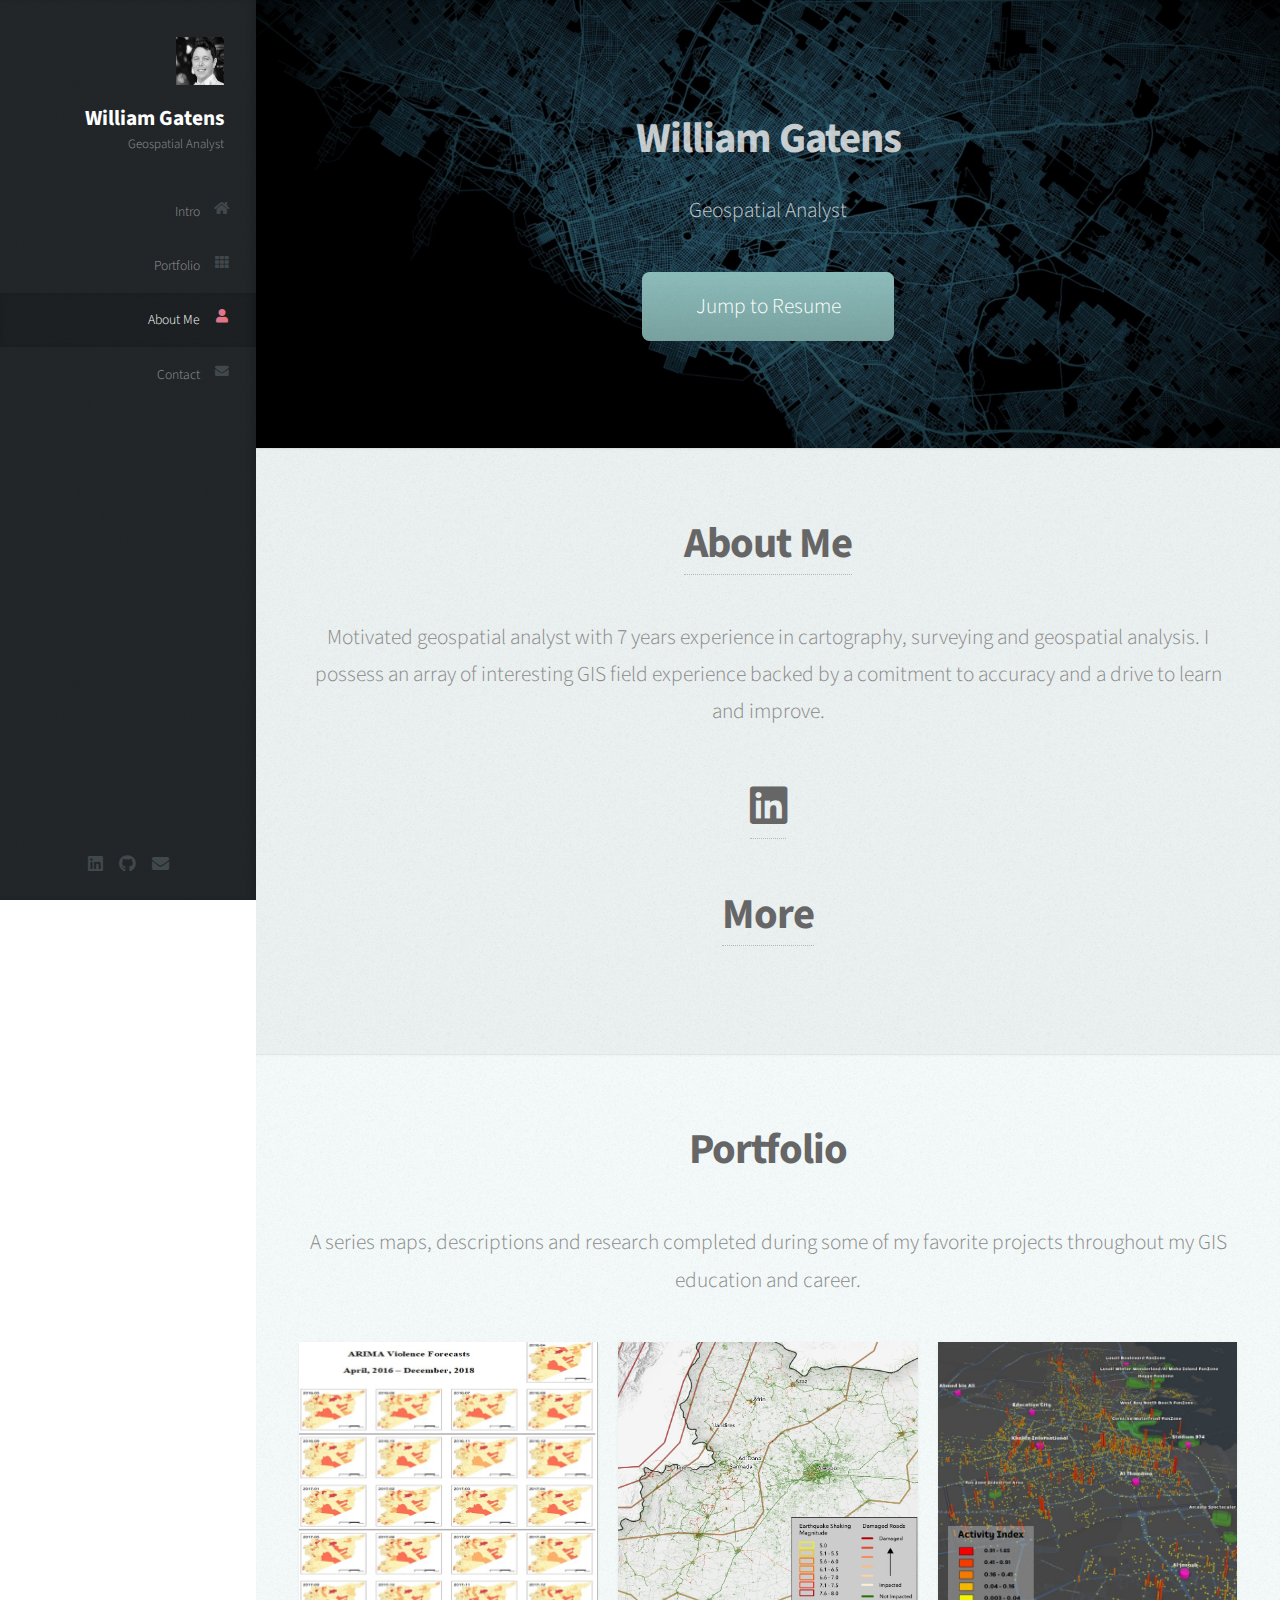
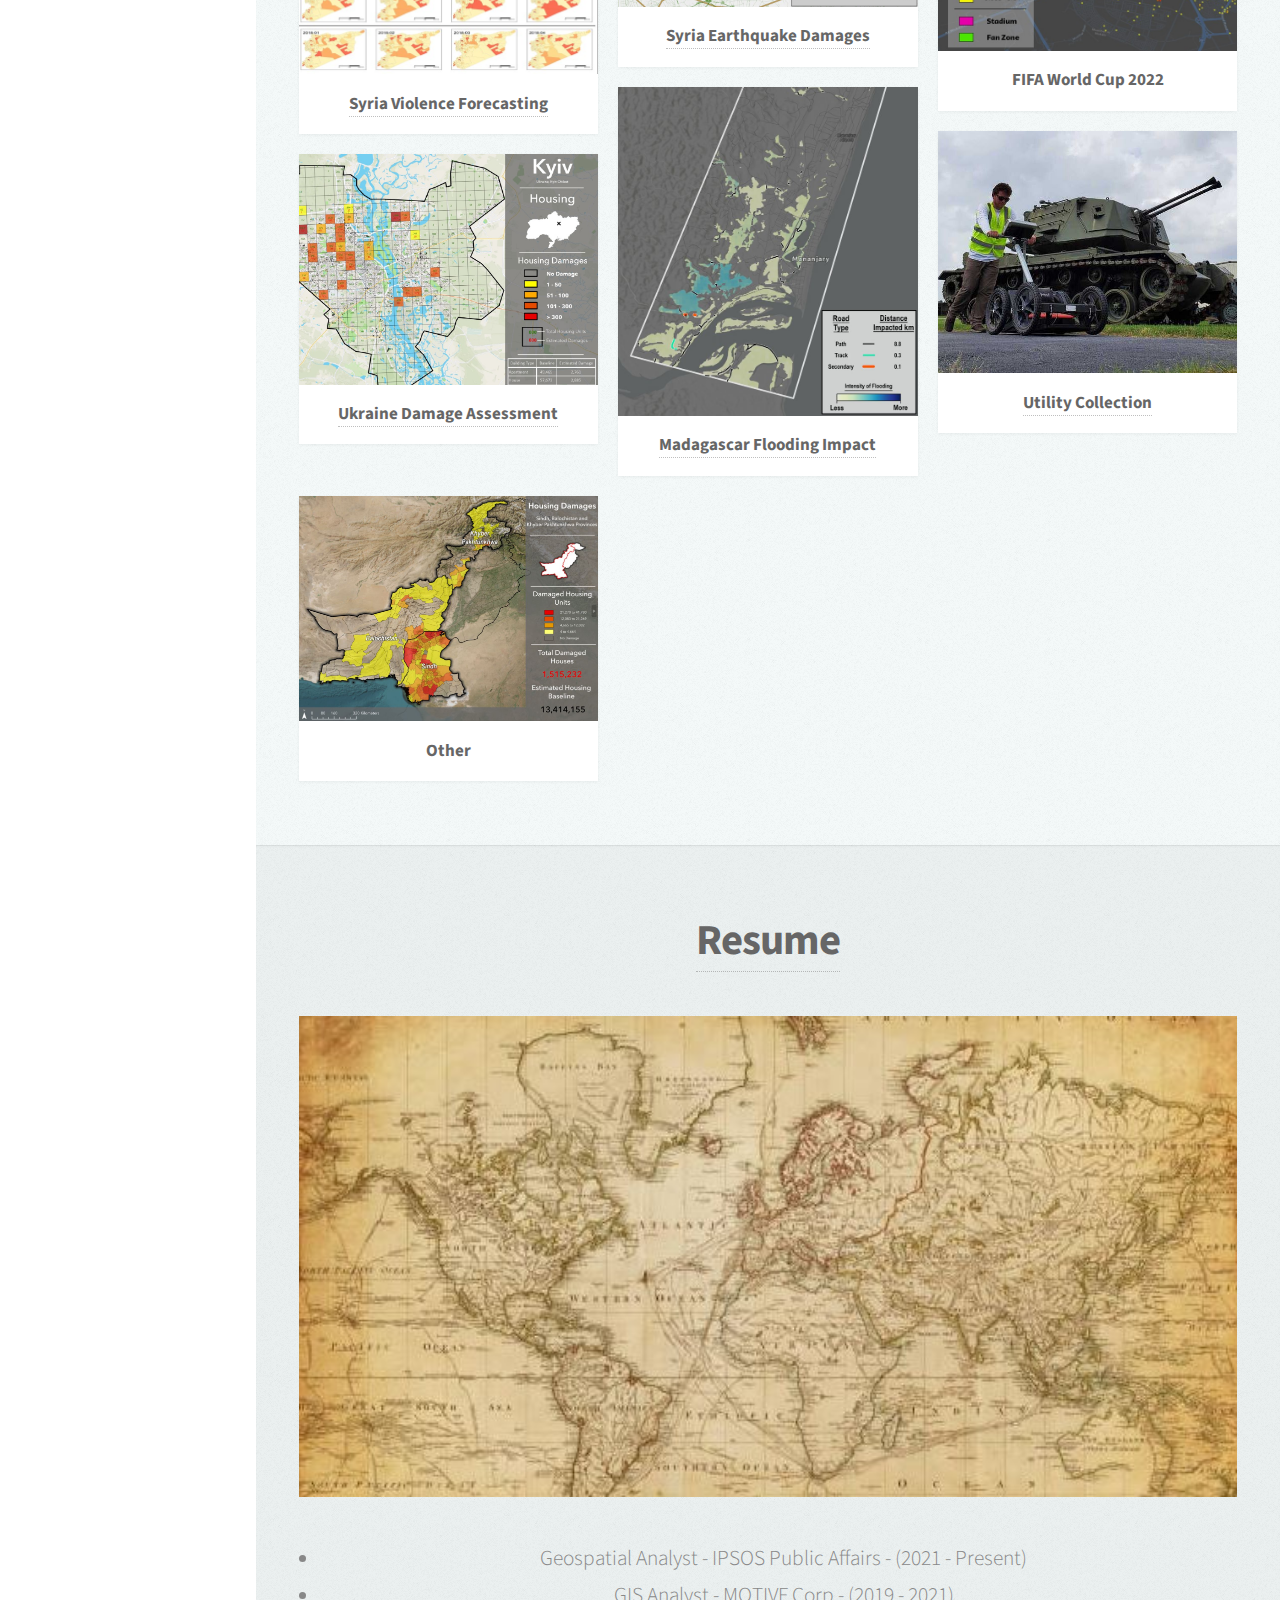
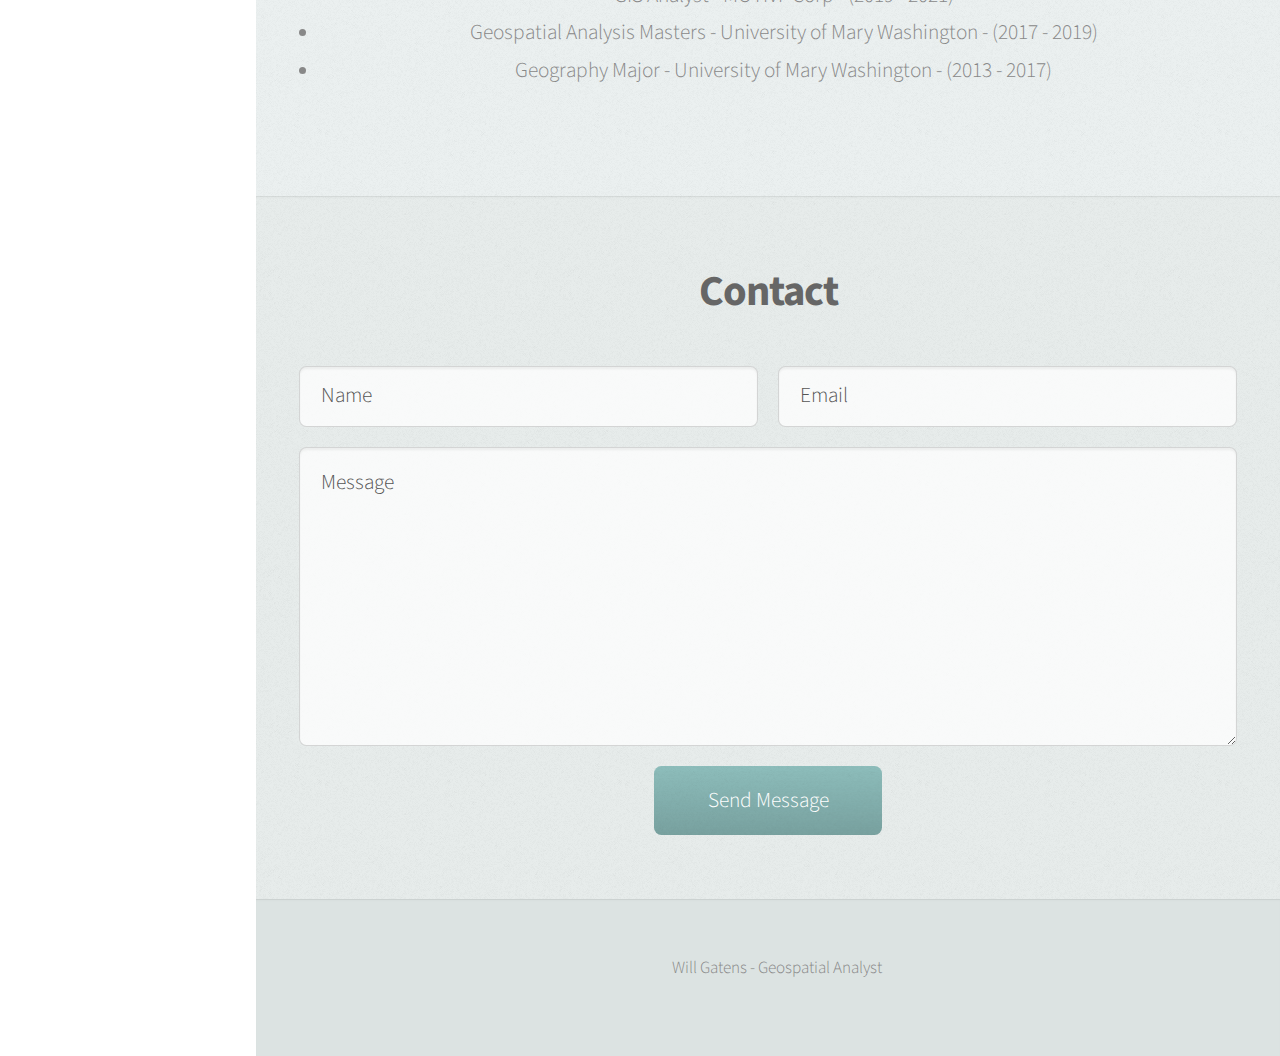
<file: index.html>
<!DOCTYPE HTML>
<!--
	Prologue by HTML5 UP
	html5up.net | @ajlkn
	Free for personal and commercial use under the CCA 3.0 license (html5up.net/license)
-->
<html>
	<head>
		<title>William Gates Resume</title>
		<meta charset="utf-8" />
		<meta name="viewport" content="width=device-width, initial-scale=1, user-scalable=no" />
		<link rel="stylesheet" href="assets/css/main.css" />
	</head>
	<body class="is-preload">

		<!-- Header -->
			<div id="header">

				<div class="top">

					<!-- Logo -->
						<div id="logo">
							<span class="image avatar48"><img src="images/profilepicture.jpg" alt="" /></span>
							<h1 id="title">William Gatens</h1>
							<p>Geospatial Analyst</p>
						</div>

					<!-- Nav -->
						<nav id="nav">
							<ul>
								<li><a href="#top" id="top-link"><span class="icon solid fa-home">Intro</span></a></li>
								<li><a href="#portfolio" id="portfolio-link"><span class="icon solid fa-th">Portfolio</span></a></li>
								<li><a href="#about" id="about-link"><span class="icon solid fa-user">About Me</span></a></li>
								<li><a href="#contact" id="contact-link"><span class="icon solid fa-envelope">Contact</span></a></li>
							</ul>
						</nav>

				</div>

				<div class="bottom">

					<!-- Social Icons -->
						<ul class="icons">
							<li><a href="https://www.linkedin.com/in/william-gatens" class="icon brands fa-linkedin"><span class="label">LinkedIn</span></a></li>
							<li><a href="#" class="icon brands fa-github"><span class="label">Github</span></a></li>
							<li><a href="mailto: wgatens1@gmail.com" class="icon solid fa-envelope"><span class="label">Email</span></a></li>
						</ul>

				</div>

			</div>

		<!-- Main -->
			<div id="main">

				<!-- Intro -->
					<section id="top" class="one dark cover">
						<div class="container">

							<header>
								<h2 class="alt">William Gatens</h2>
								<p>Geospatial Analyst</p>
							</header>

							<footer>
								<a href="pages/WilliamGatens_Resume2023.html" class="button scrolly">Jump to Resume</a>
							</footer>

						</div>
					</section>

				<!-- About Me -->
					<section id="about" class="three">
						<div class="container">

							<header>

								<h2><a href="pages/PostPres_CapstoneEdits.html">About Me</a></h2>
							</header>
<!--
							<a href="#" class="image featured"><img src="images/pic08.jpg" alt="" /></a>
-->
							<p>Motivated geospatial analyst with 7 years experience in cartography, surveying and geospatial analysis.
								 I possess an array of interesting GIS field experience backed by a comitment to accuracy and a drive to learn and improve.
							</p>

							<header><h2><a href="https://www.linkedin.com/in/william-gatens" class="icon brands fa-linkedin"><span class="label">LinkedIn</span></a>
							</h2></header>
							<header>

								<h2><a href="pages/More/More.html">More</a></h2>
							</header>
						</div>
					</section>
					<!-- Portfolio -->
						<section id="portfolio" class="two">
							<div class="container">

								<header>
									<h2>Portfolio</h2>
								</header>

								<p>A series maps, descriptions and research completed during some of my favorite projects throughout my GIS education and career.</p>

								<div class="row">
									<div class="col-4 col-12-mobile">
										<!-- Capstone -->
										<article class="item">
											<a href="pages/PostPres_CapstoneEdits3.html" class="image fit"><img src="images/SyriaMaps.jpg" alt="" /></a>
											<header>
												<h3><a href="pages/PostPres_CapstoneEdits3.html">Syria Violence Forecasting</a></h3>
											</header>
										</article>
										<!-- Ukraine -->
										<article class="item">
											<a href="pages/Ukraine/Ukraine.html" class="image fit"><img src="images/ukraine.jpg" alt="" /></a>
											<header>
												<h3><a href="pages/Ukraine/Ukraine.html">Ukraine Damage Assessment</a></h3>
											</header>
										</article>
									</div>
									<div class="col-4 col-12-mobile">
										<!-- Syria -->
										<article class="item">
											<a href="pages/Syria/Syria.html" class="image fit"><img src="images/syria.jpg" alt="" /></a>
											<header>
												<h3><a href="pages/Syria/Syria.html">Syria Earthquake Damages</a></h3>
											</header>
										</article>
										<article class="item">
											<a href="pages/Madagascar/Madagascar.html" class="image fit"><img src="images/pakistan.jpg" alt="" /></a>
											<header>
												<h3><a href="pages/Madagascar/Madagascar.html">Madagascar Flooding Impact</a></h3>
											</header>
										</article>
									</div>
									<div class="col-4 col-12-mobile">
										<article class="item">
											<a href="pages/FIFA/FIFA.html" class="image fit"><img src="images/qatar.jpg" alt="" /></a>
											<header>
												<h3>	<a href="pages/FIFA/FIFA.html" class="image fit">FIFA World Cup 2022</a></h3>
											</header>
										</article>
										<article class="item">
											<a href="pages/Arkansas/Arkansas.html" class="image fit"><img src="images/beirut.jpg" alt="" /></a>
											<header>
												<h3><a href="pages/Arkansas/Arkansas.html">Utility Collection</a></h3>
											</header>
										</article>
									</div>
									<div class="col-4 col-12-mobile">
										<article class="item">
											<a href="pages/Other/Other.html" class="image fit"><img src="images/pic08.jpg" alt="" /></a>
											<header>
												<h3>	<a href="pages/Other/Other.html" class="image fit">Other</a></h3>
											</header>
										</article>
									</div>
								</div>

							</div>
						</section>

					<!-- Resume -->
						<section id="about" class="three">
							<div class="container">

								<header>

									<h2><a href="pages/WilliamGatens_Resume2023.html">Resume</a></h2>
								</header>

								<a href="pages/WilliamGatens_Resume2023.html" class="image featured"><img src="images/temp.jpg" alt="" /></a>

								<p>
									<ul>
									  <li>Geospatial Analyst - IPSOS Public Affairs - (2021 - Present)</li>
									  <li>GIS Analyst - MOTIVF Corp - (2019 - 2021)</li>
									  <li>Geospatial Analysis Masters - University of Mary Washington - (2017 - 2019)</li>
										<li>Geography Major - University of Mary Washington - (2013 - 2017)</li>
									</ul>
								</p>

							</div>

							<!--
							<div id="header"></div>
<div class="left"></div>
<div class="stuff">
  <br><br>
  <h1>Resume</h1>
  <h2>Emily</h2>
  <hr />
  <br>
  <p class="head">Interests</p>
  <ul>
    <li>Drawing</li>
    <li>Photography</li>
    <li>Design</li>
    <li>Programming</li>
    <li>Computer Science</li>
  </ul>
  <p class="head">Skills</p>
  <ul>
    <li>Web Design with HTML & CSS</li>
  </ul>
  <p class="head">Education</p>
  <ul>
    <a href="http://www.wiltonhighschool.org/pages/Wilton_High_School">
      <li>Wilton High School</li>
    </a>

    <a href="https://www.silvermineart.org/">
      <li>Silvermine School of Arts</li>
    </a>
    <li>Codeacademy</li>
  </ul>
  <p class="head">Experience</p>
  <ul>
    <li>Student Technology Intern for Wilton School District</li>
    <li>Babysitter</li>
  </ul>
  <p class="head">Extracurriculars</p>
  <ul>
    <li>Recycling Club</li>
    <li>Gardening Club</li>
    <li>Book Club</li>
  </ul>
</div>




<div class="right"></div>
<div id="footer">
  <h2 id="name">Emily</h2></div>

							-->
						</section>


				<!-- Contact -->
					<section id="contact" class="four">
						<div class="container">

							<header>
								<h2>Contact</h2>
							</header>

							<form method="post" action="#">
								<div class="row">
									<div class="col-6 col-12-mobile"><input type="text" name="name" placeholder="Name" /></div>
									<div class="col-6 col-12-mobile"><input type="text" name="email" placeholder="Email" /></div>
									<div class="col-12">
										<textarea name="message" placeholder="Message"></textarea>
									</div>
									<div class="col-12">
										<input type="submit" value="Send Message" />
									</div>
								</div>
							</form>

						</div>
					</section>

			</div>

		<!-- Footer -->
			<div id="footer">

				<!-- Copyright -->
					<ul class="copyright">
						<li>Will Gatens - Geospatial Analyst</li>
					</ul>

			</div>

		<!-- Scripts -->
			<script src="assets/js/jquery.min.js"></script>
			<script src="assets/js/jquery.scrolly.min.js"></script>
			<script src="assets/js/jquery.scrollex.min.js"></script>
			<script src="assets/js/browser.min.js"></script>
			<script src="assets/js/breakpoints.min.js"></script>
			<script src="assets/js/util.js"></script>
			<script src="assets/js/main.js"></script>

	</body>
</html>
</file>
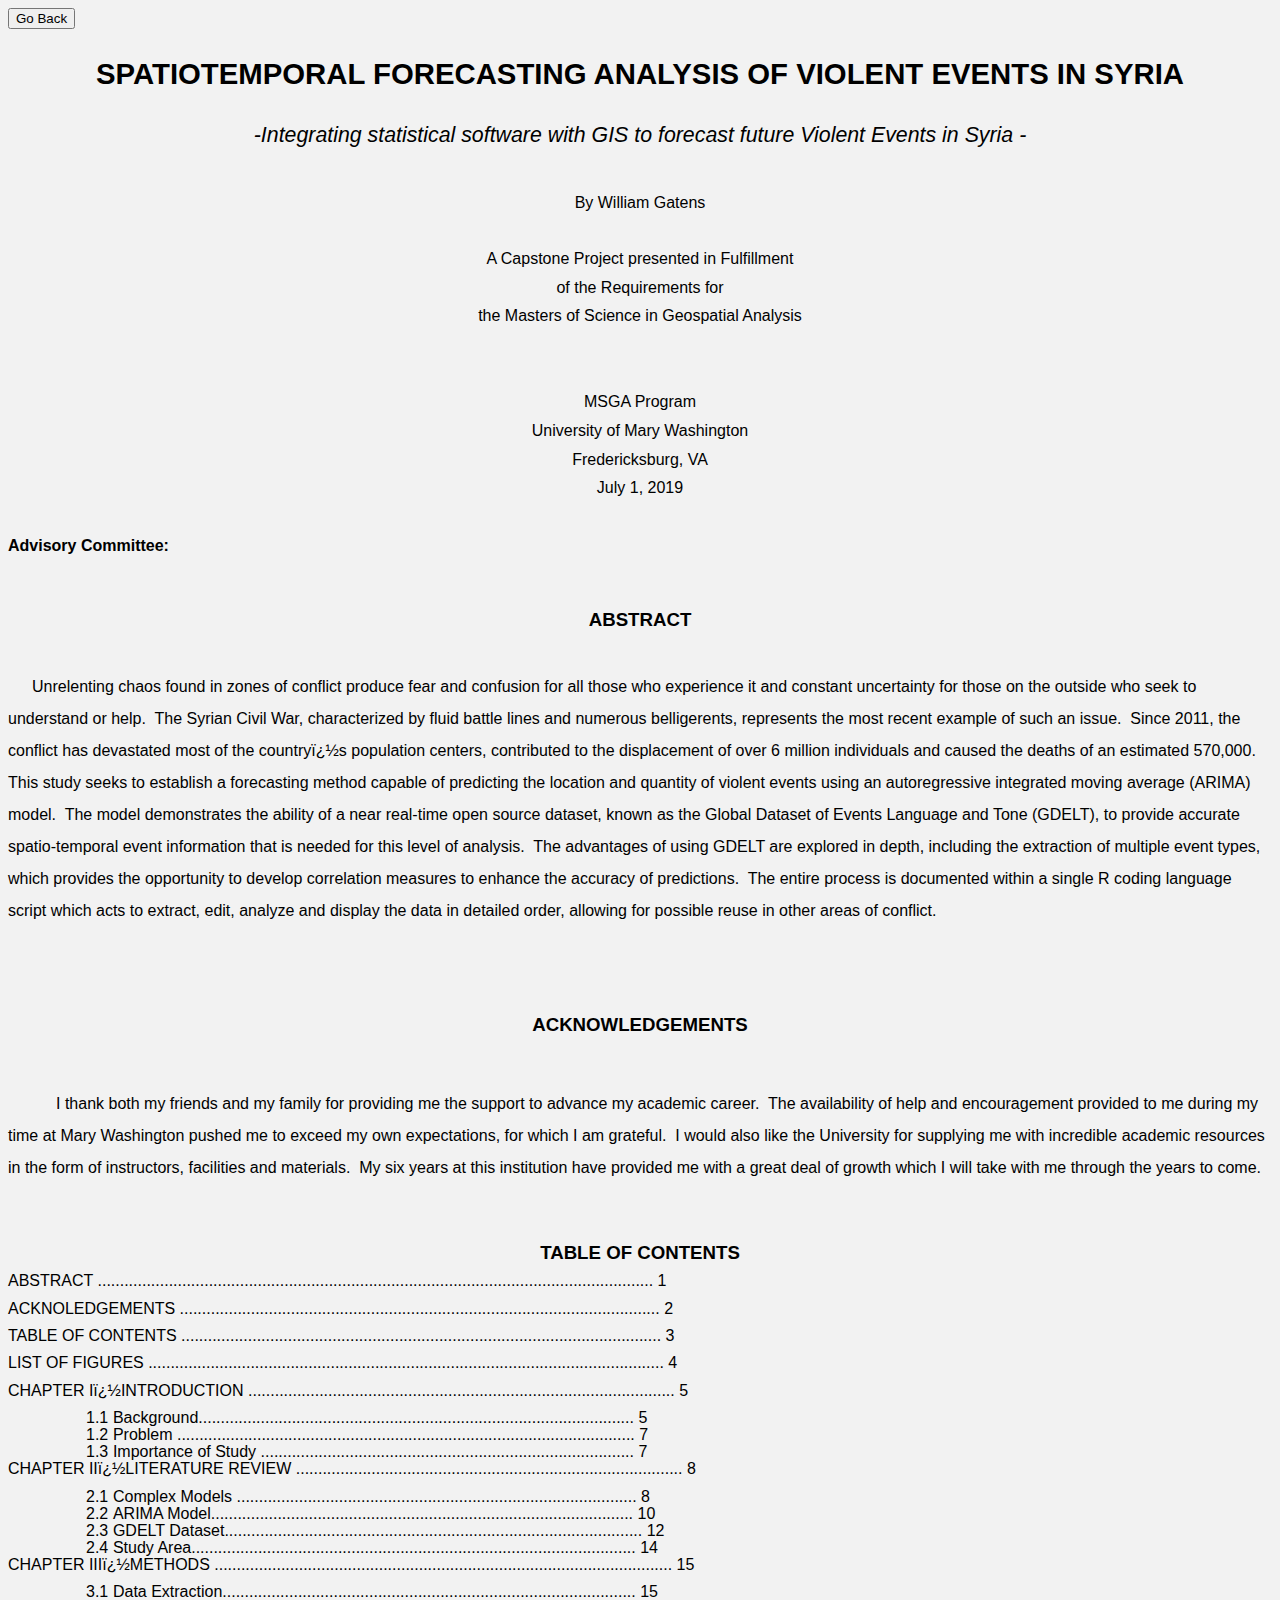
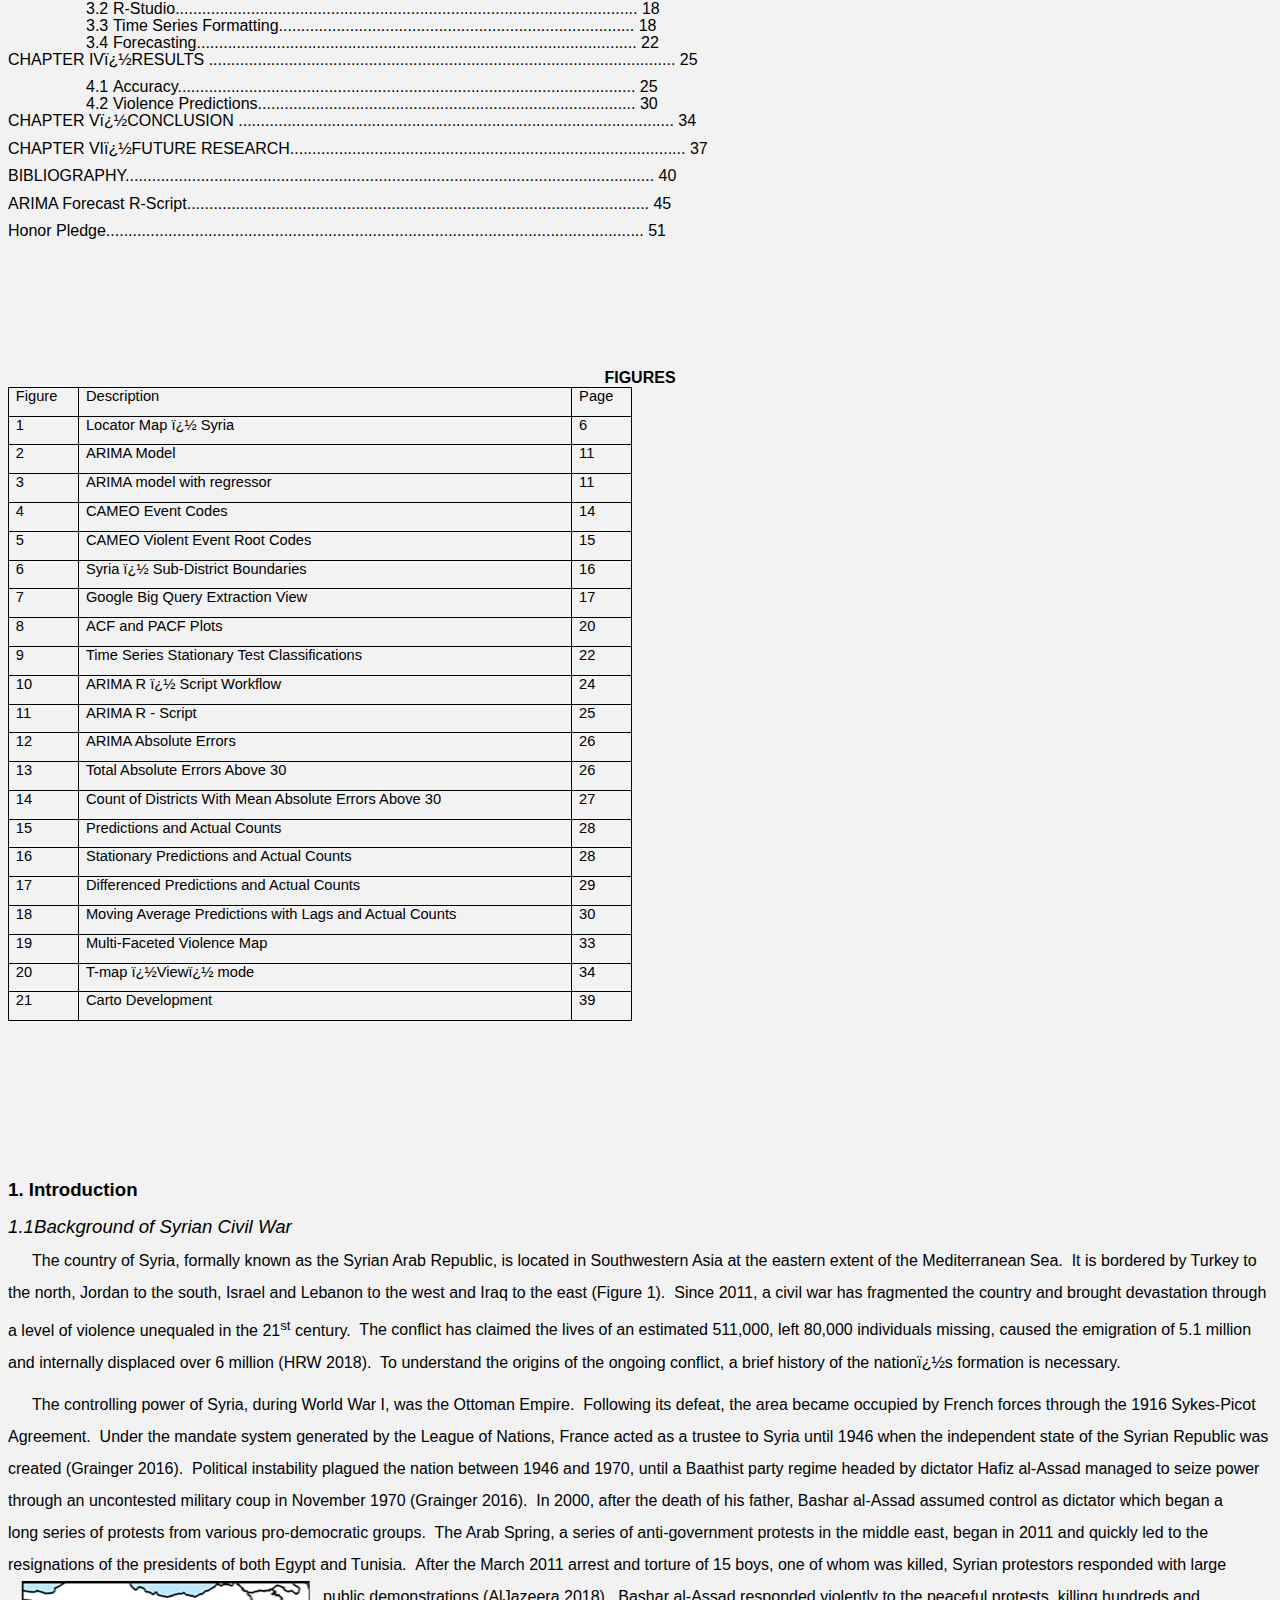
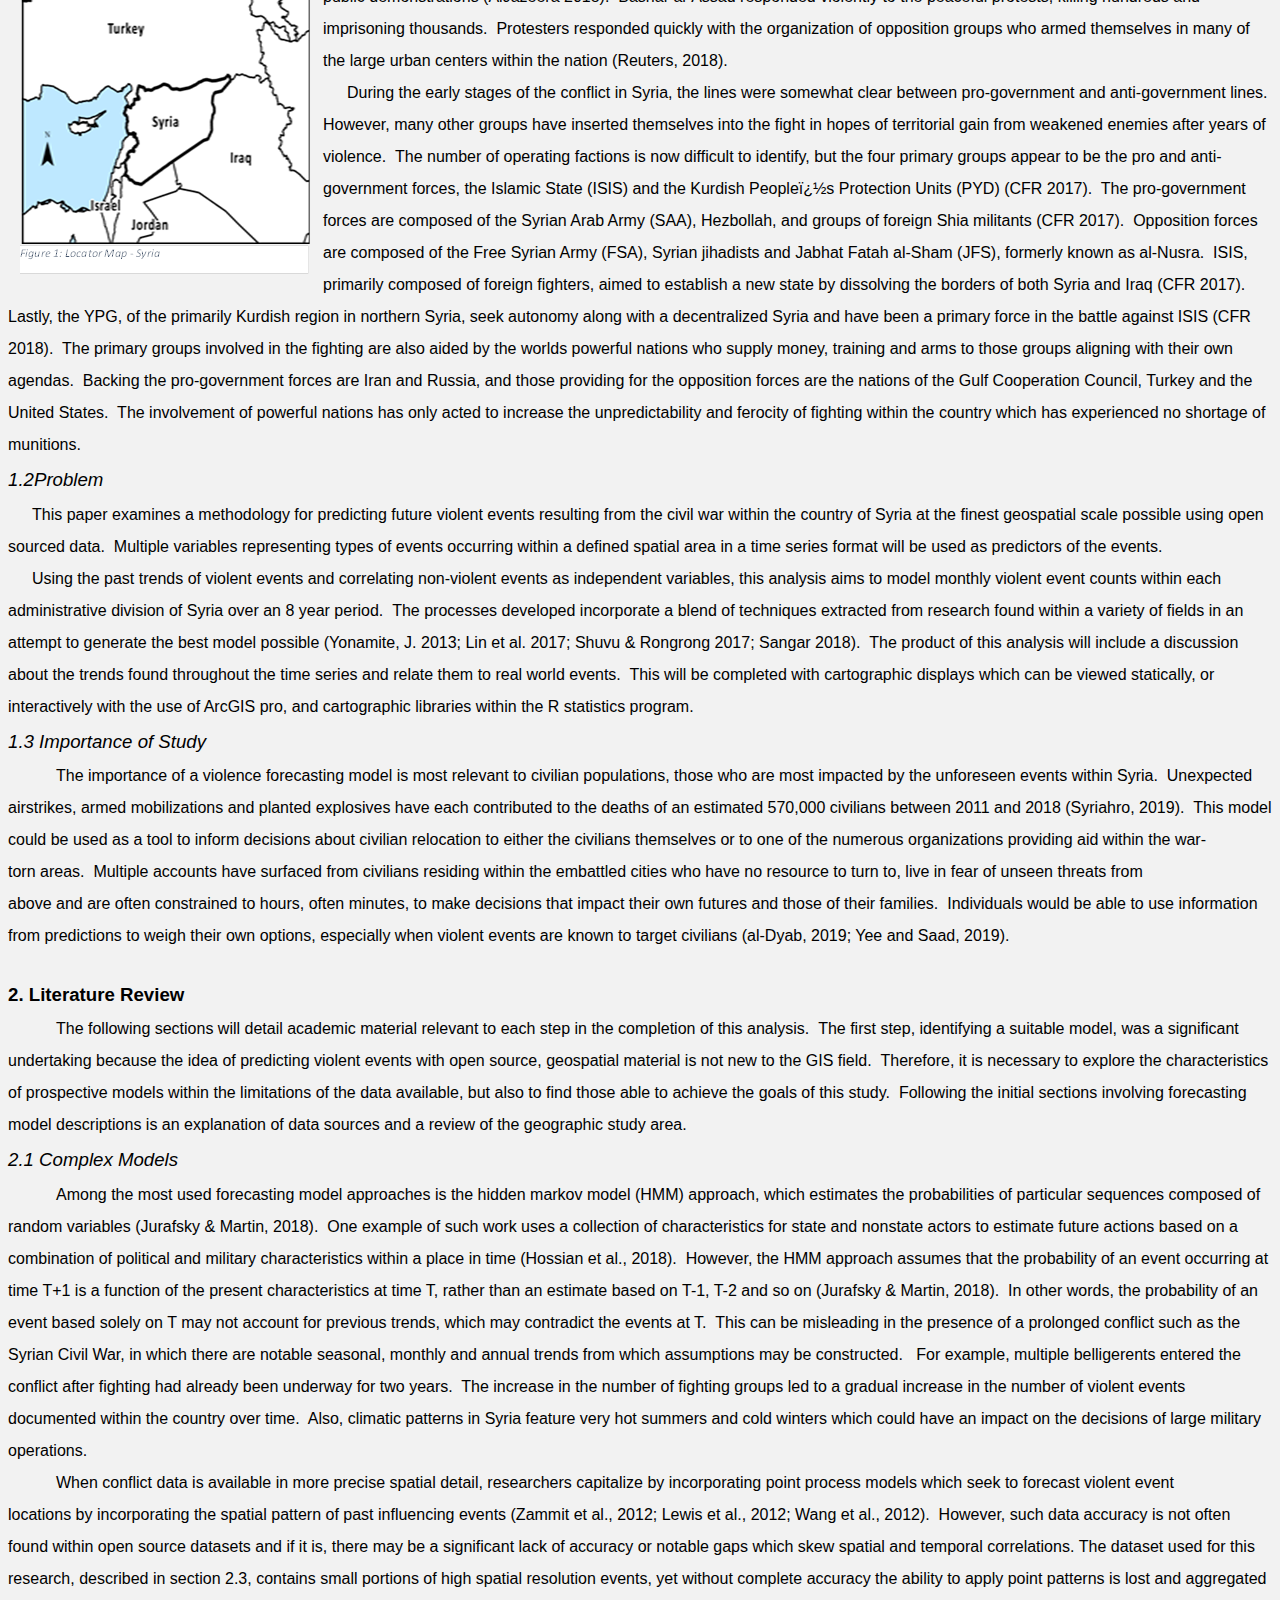
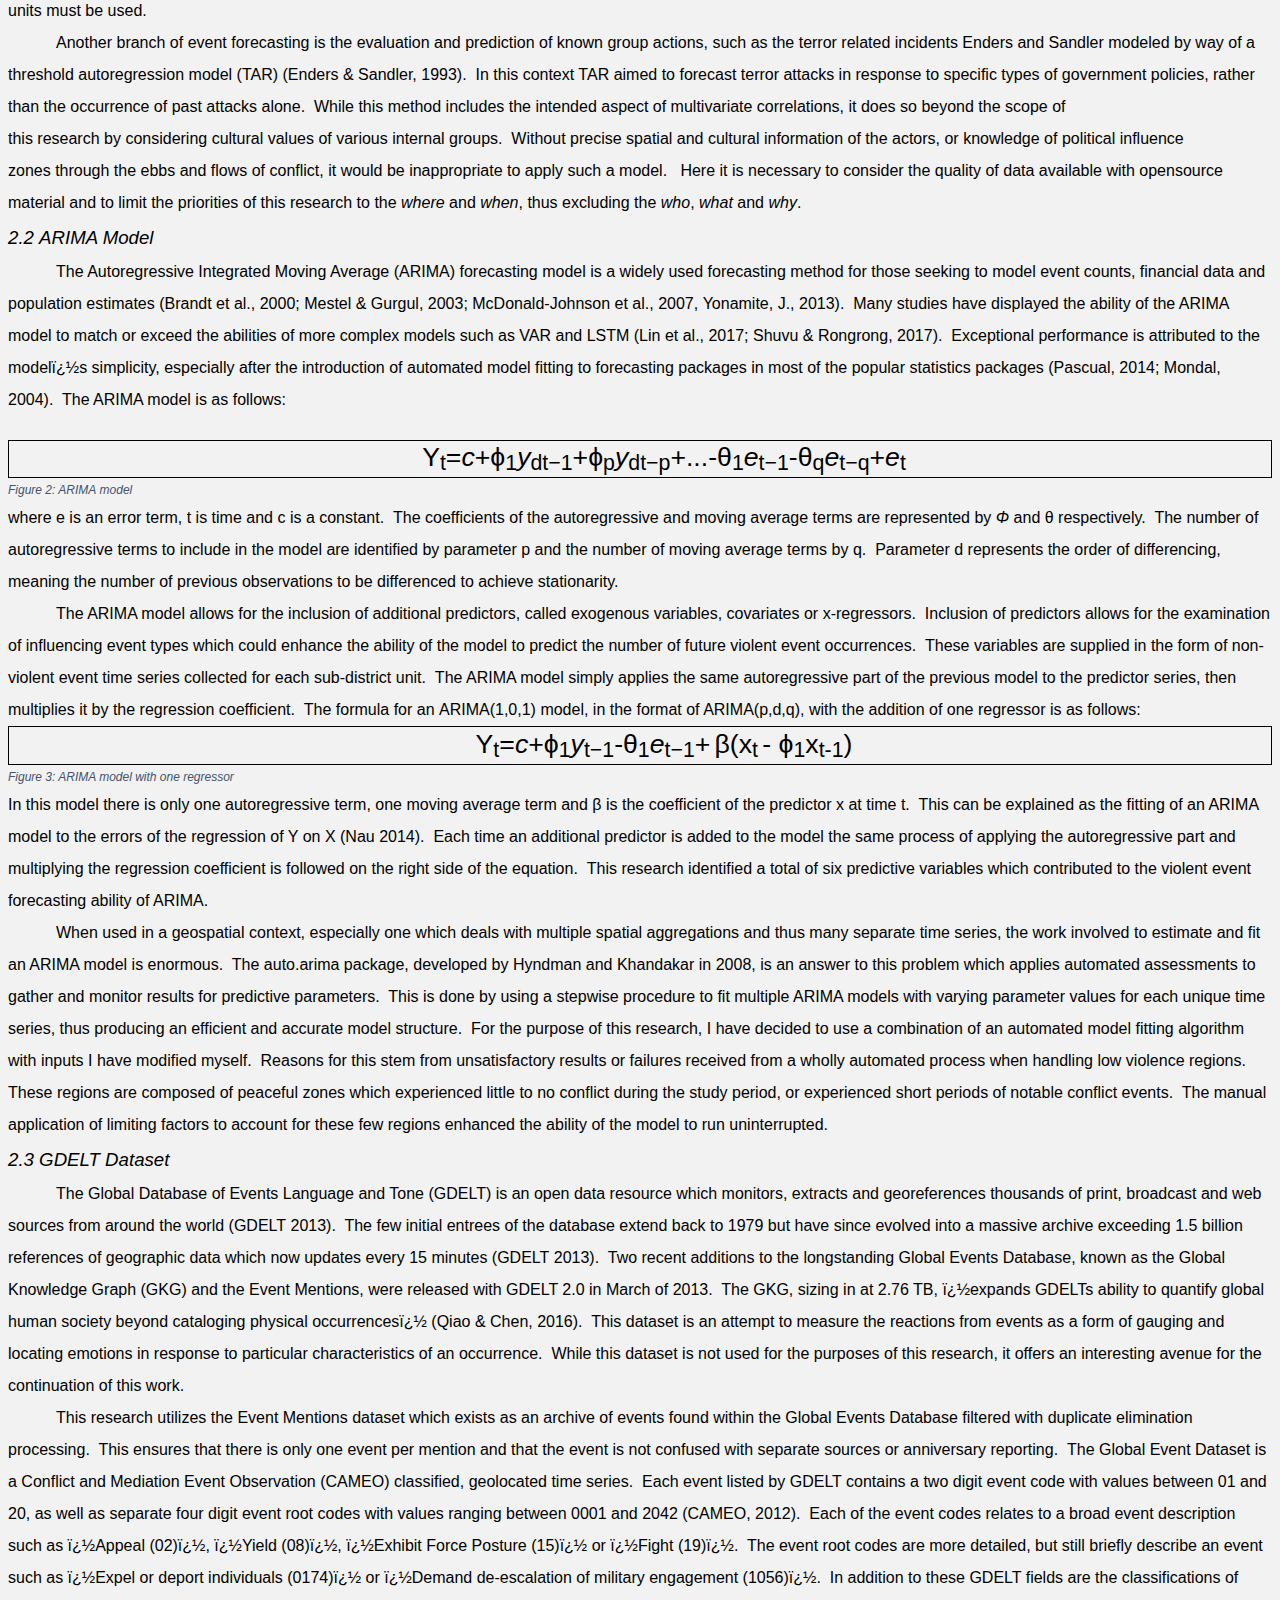
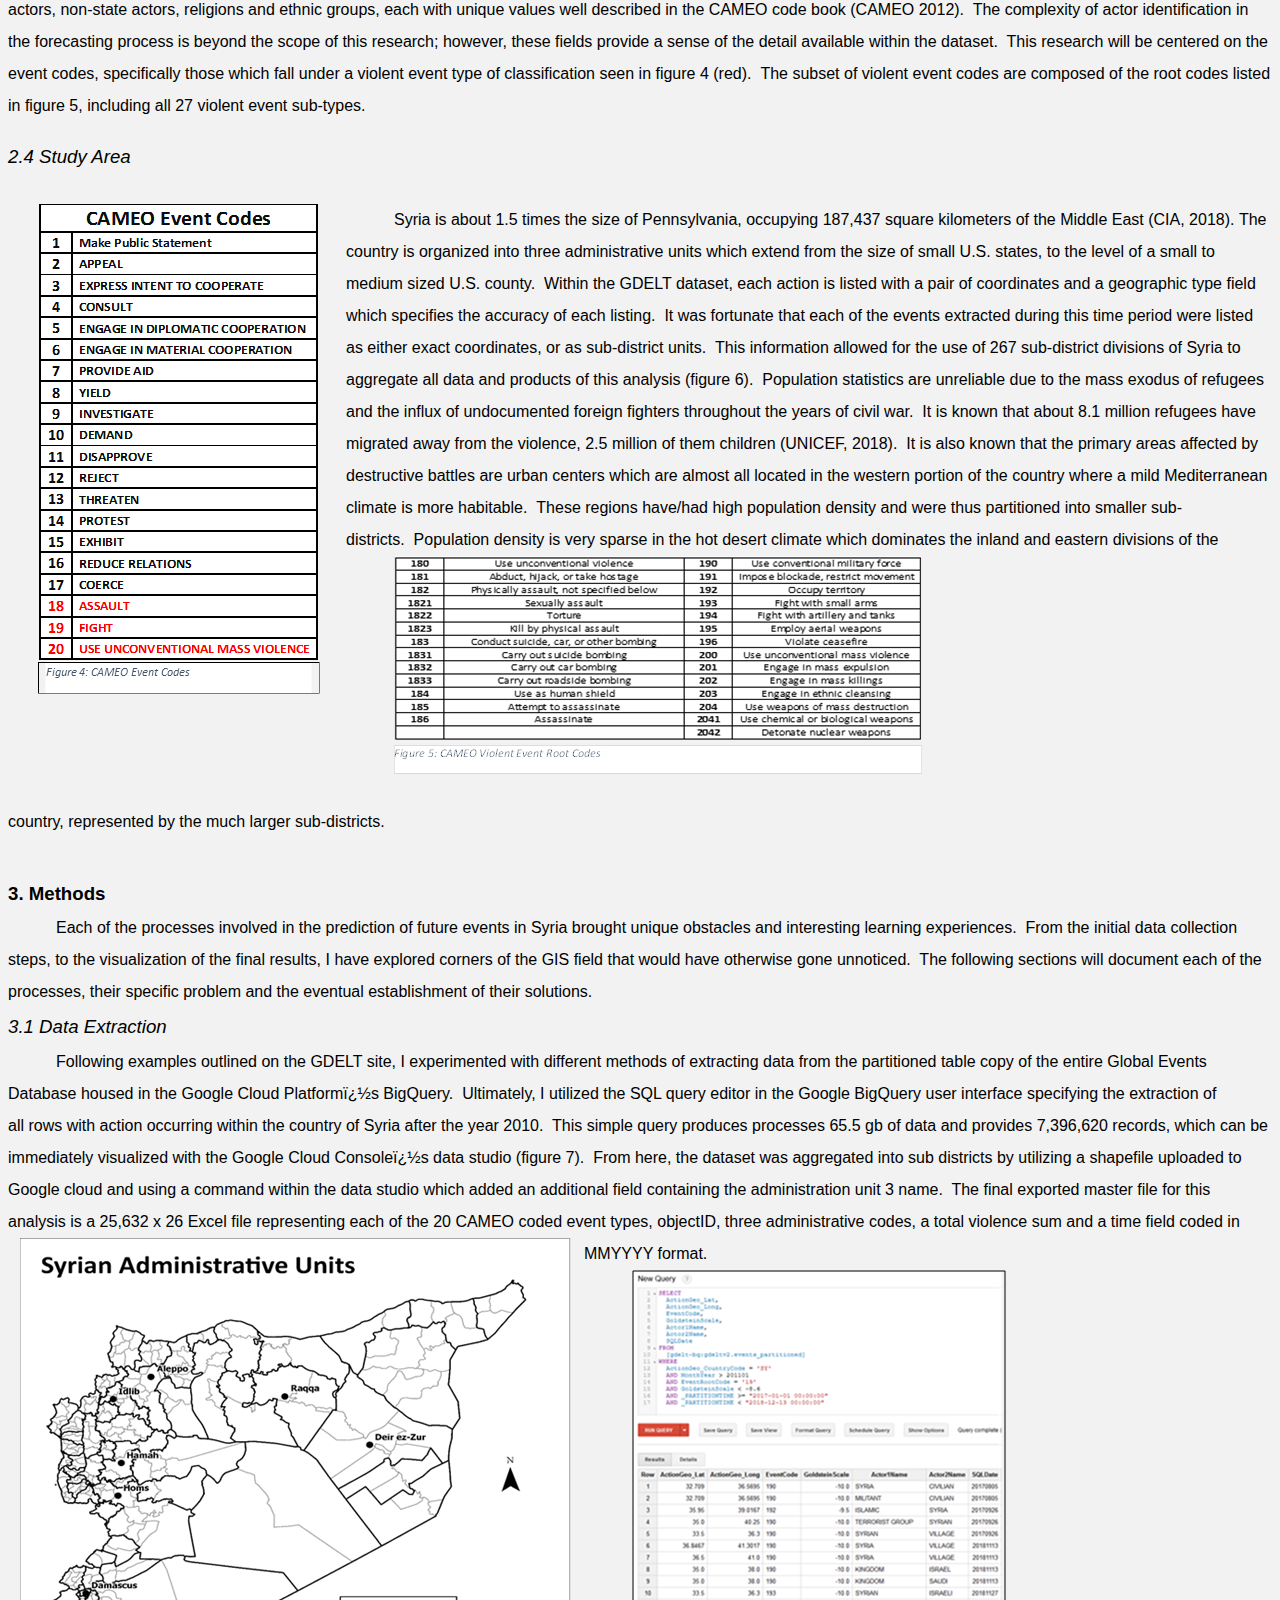
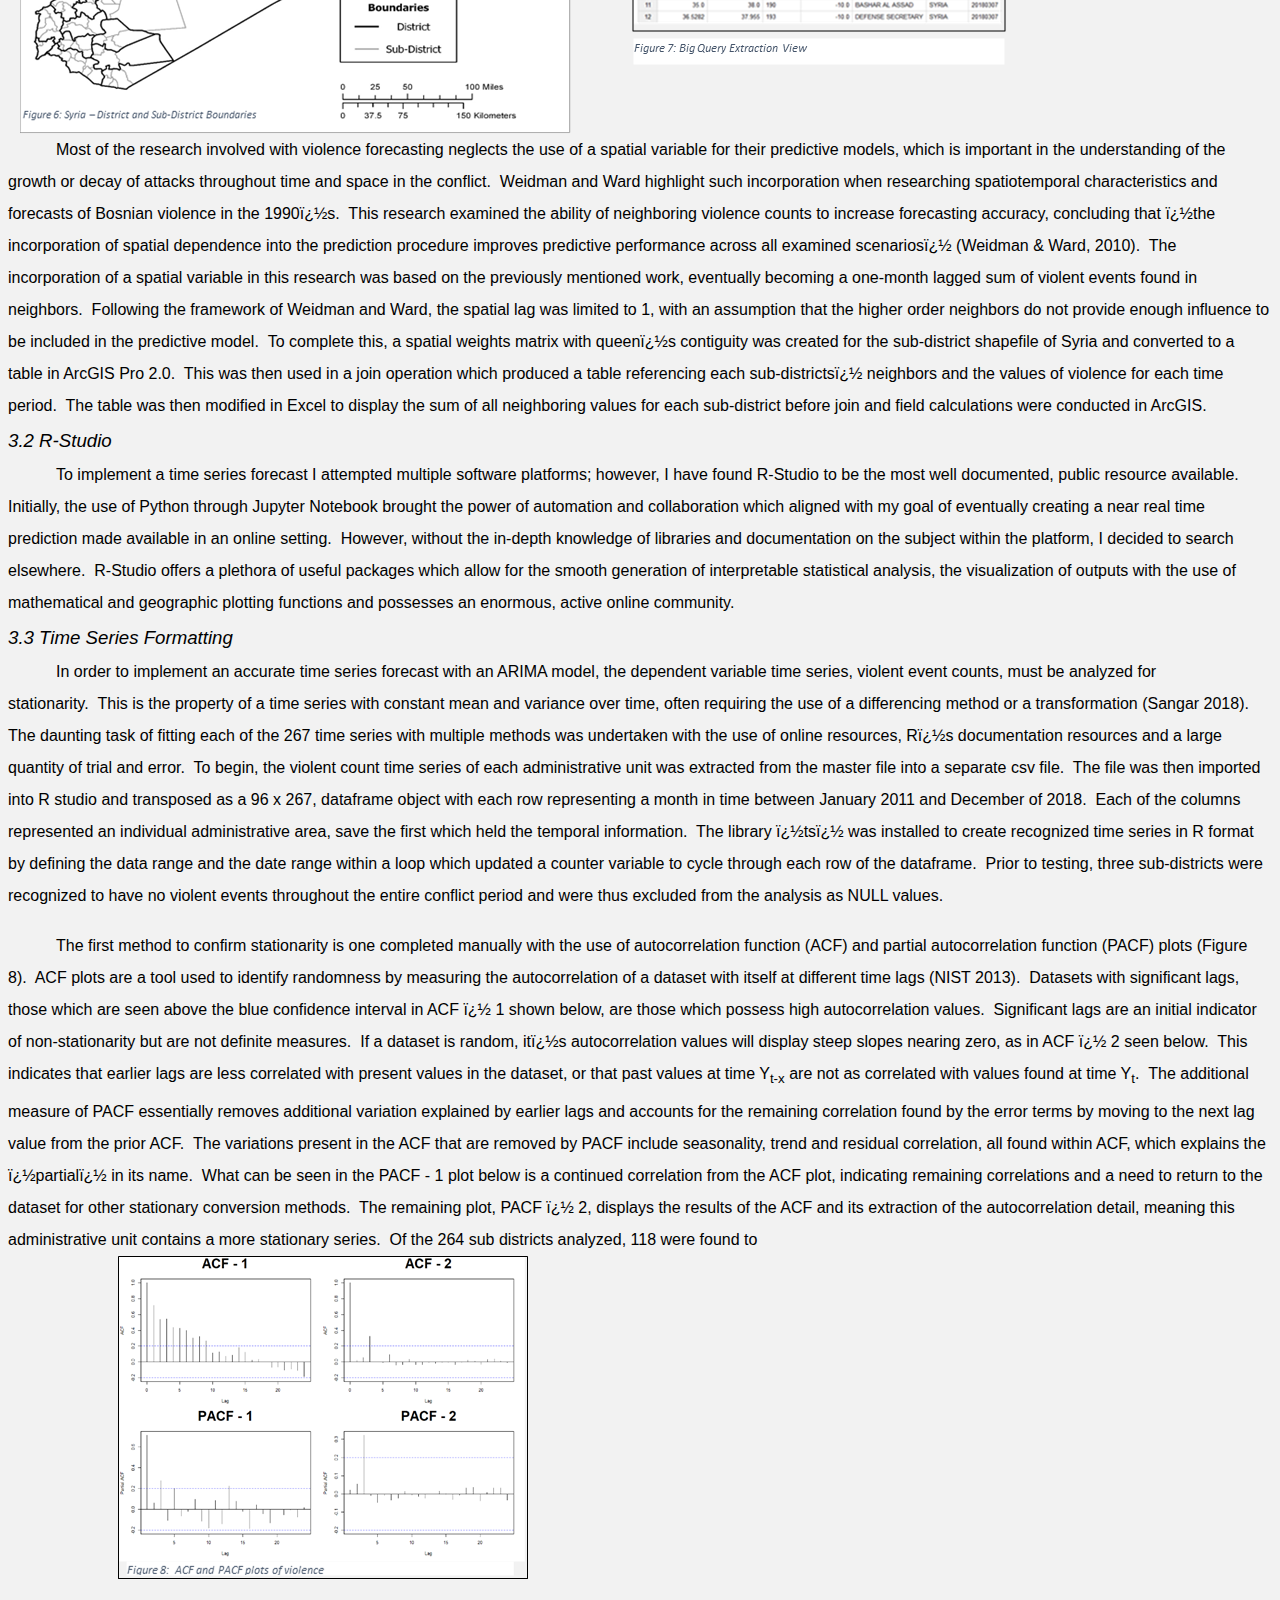
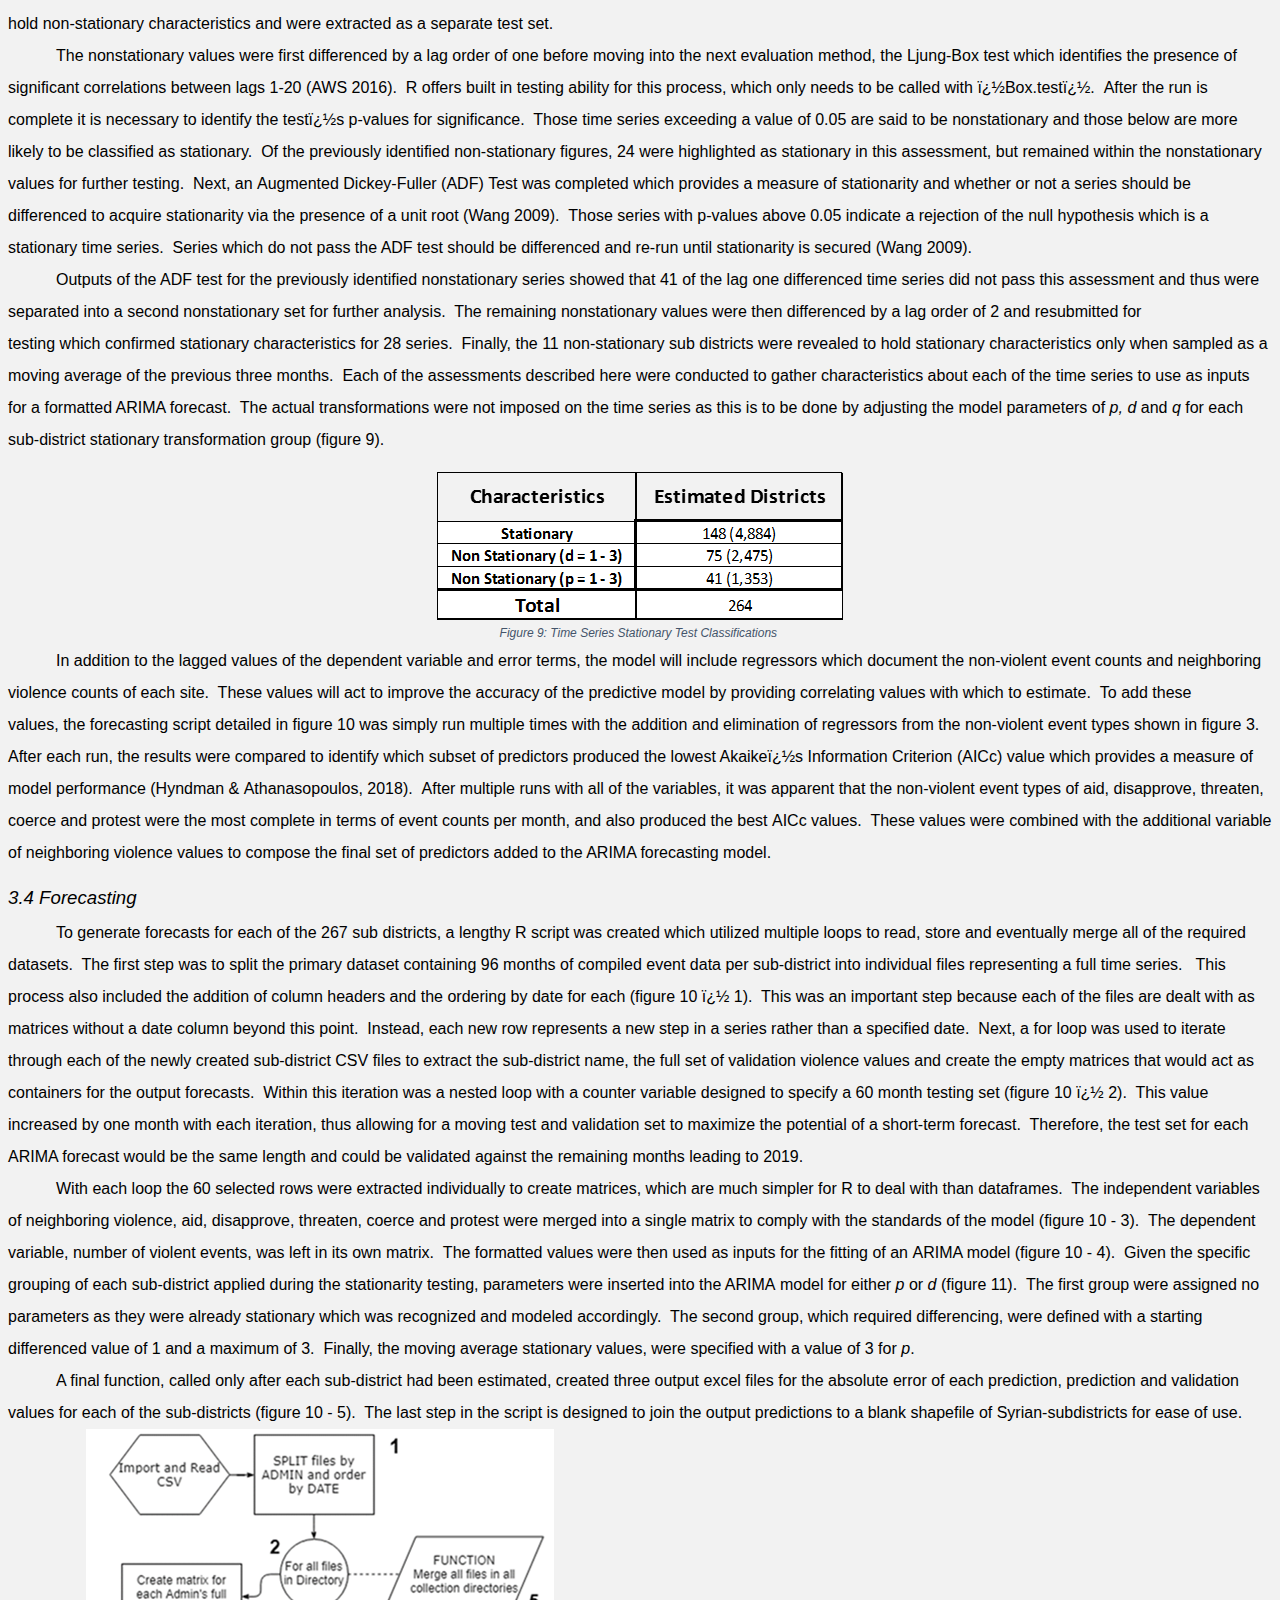
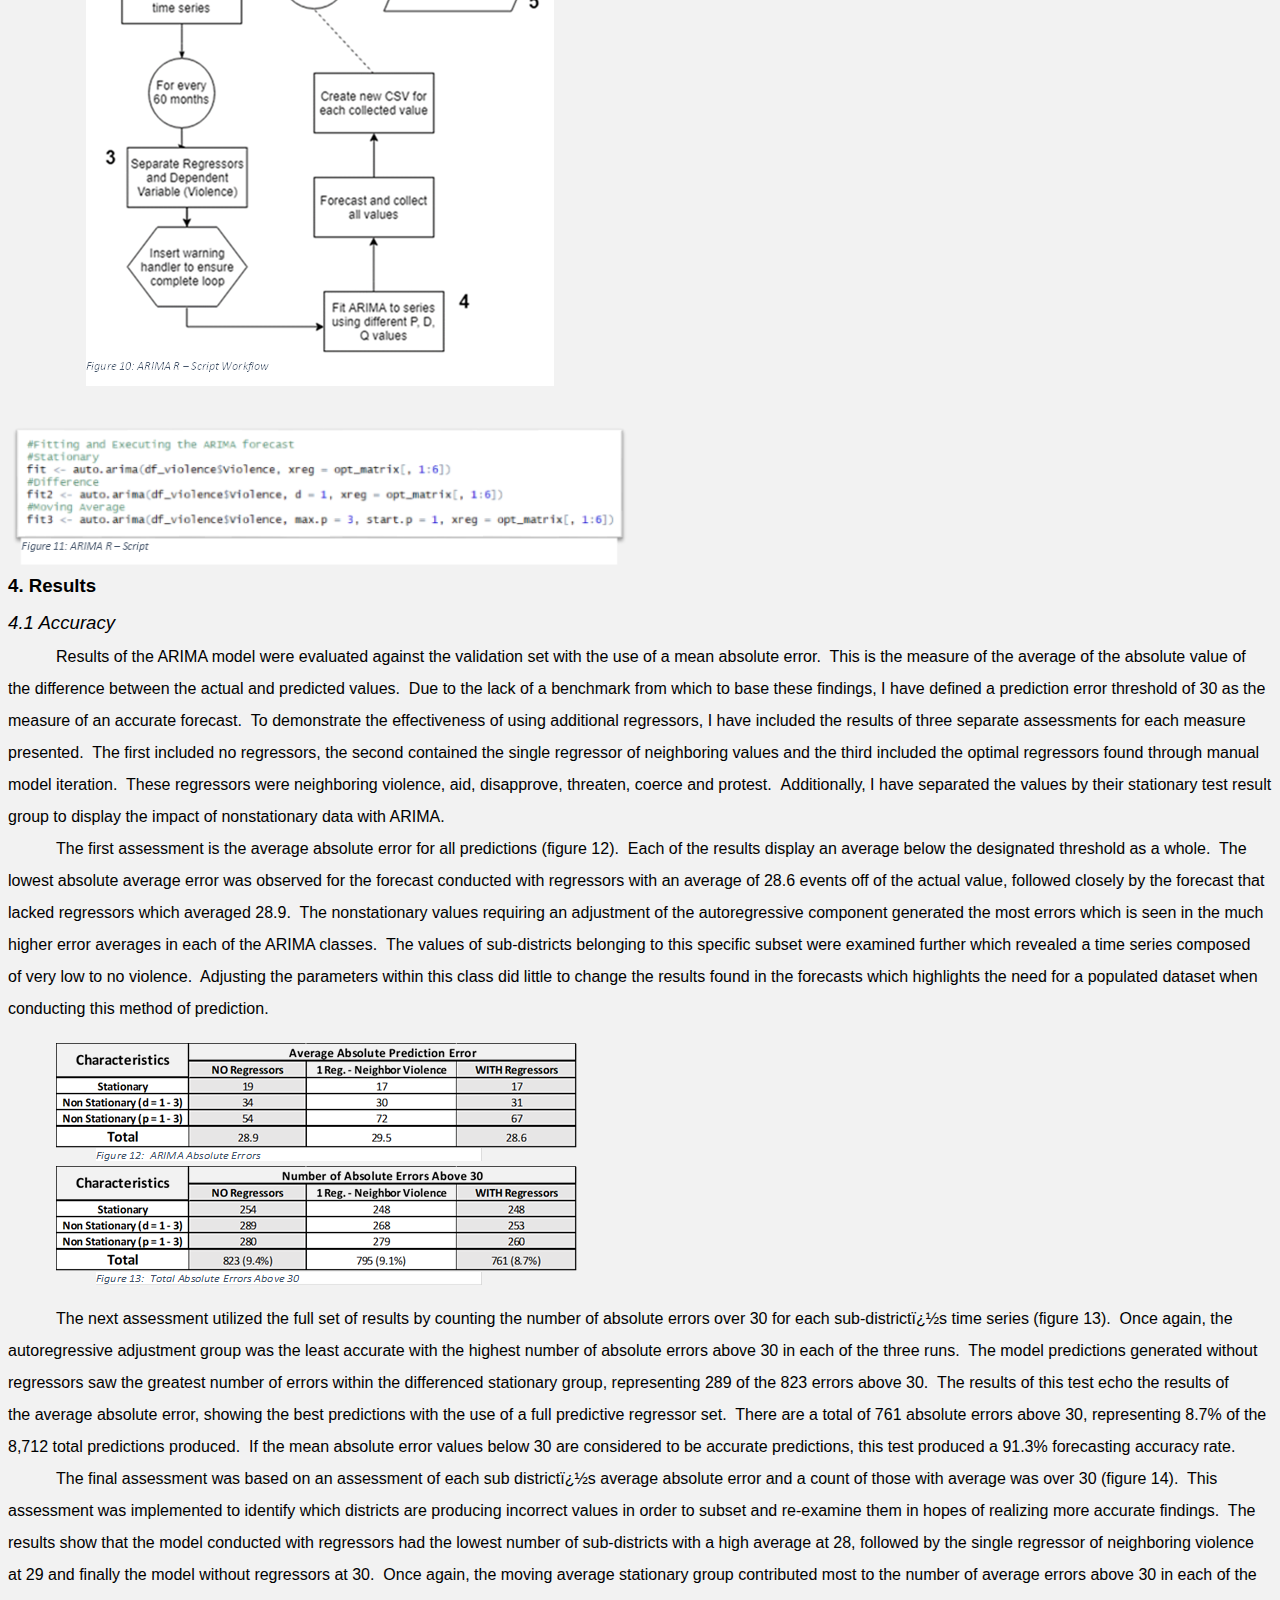
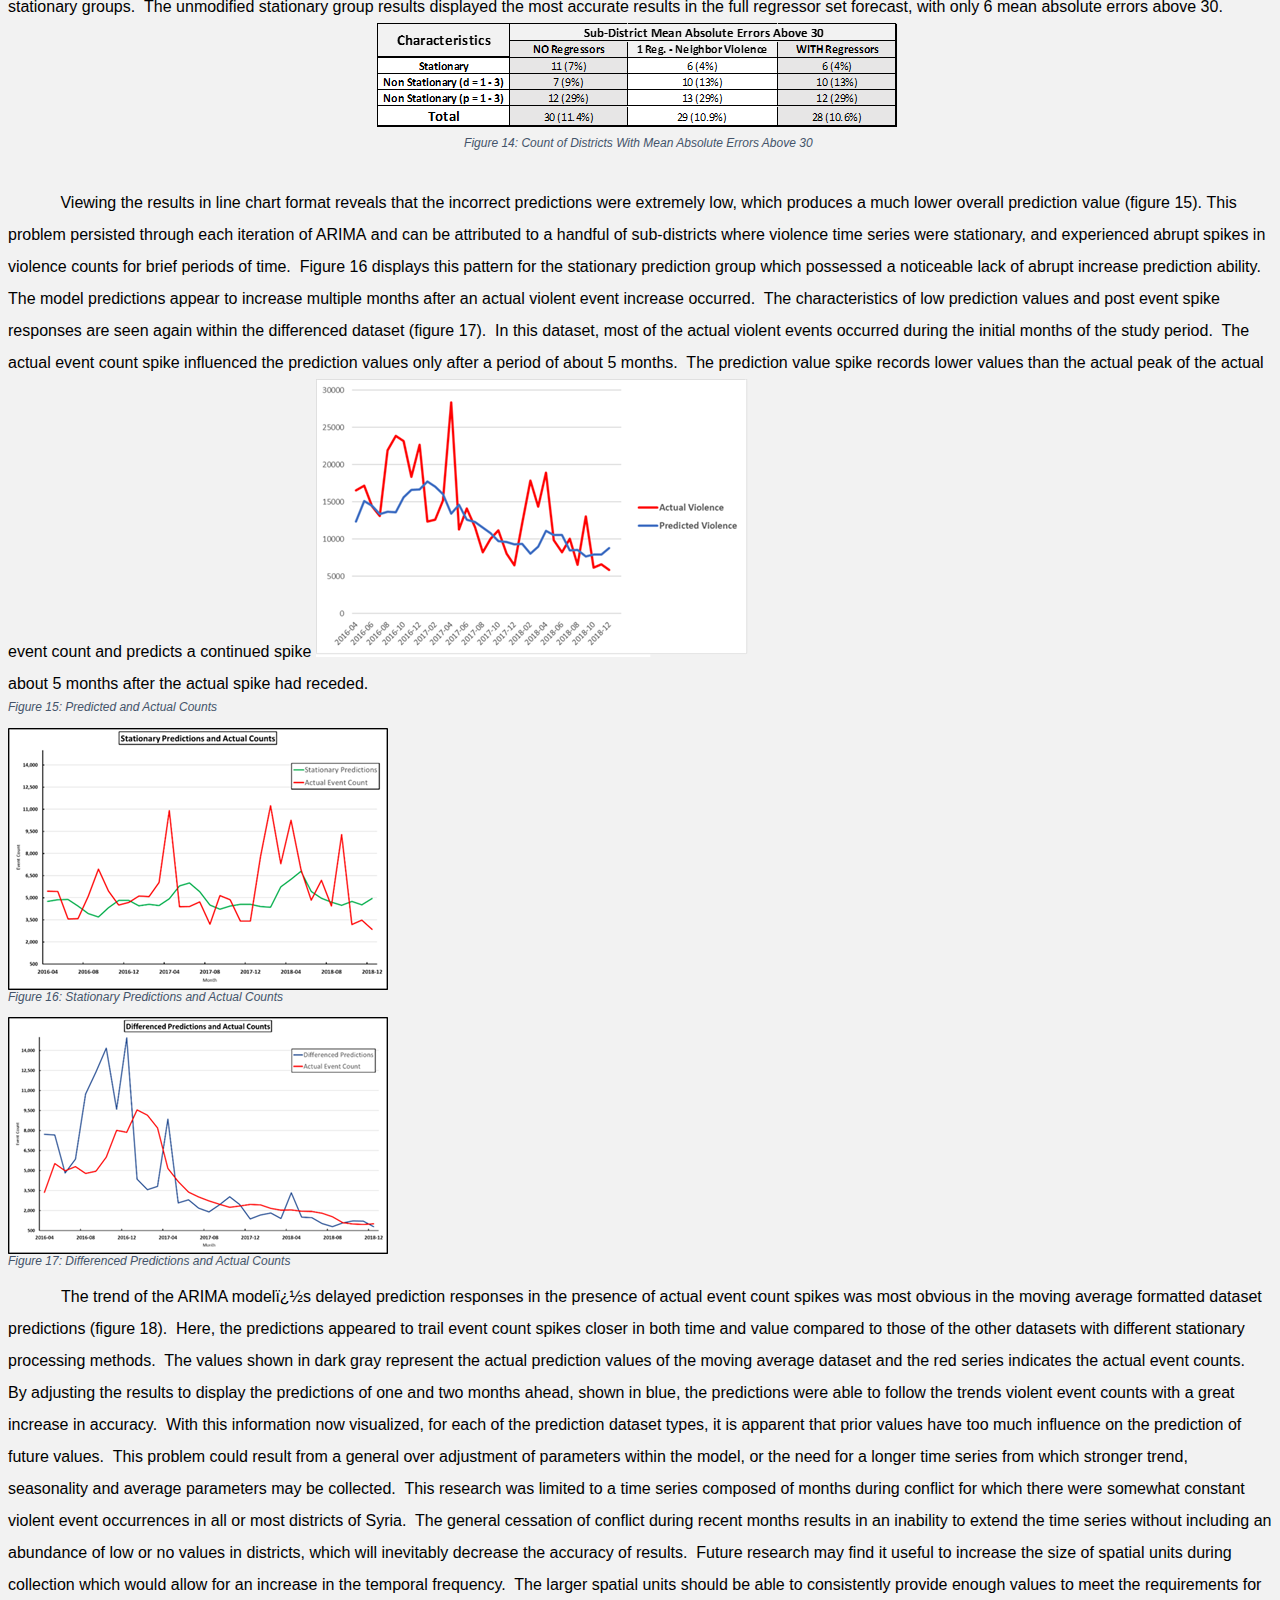
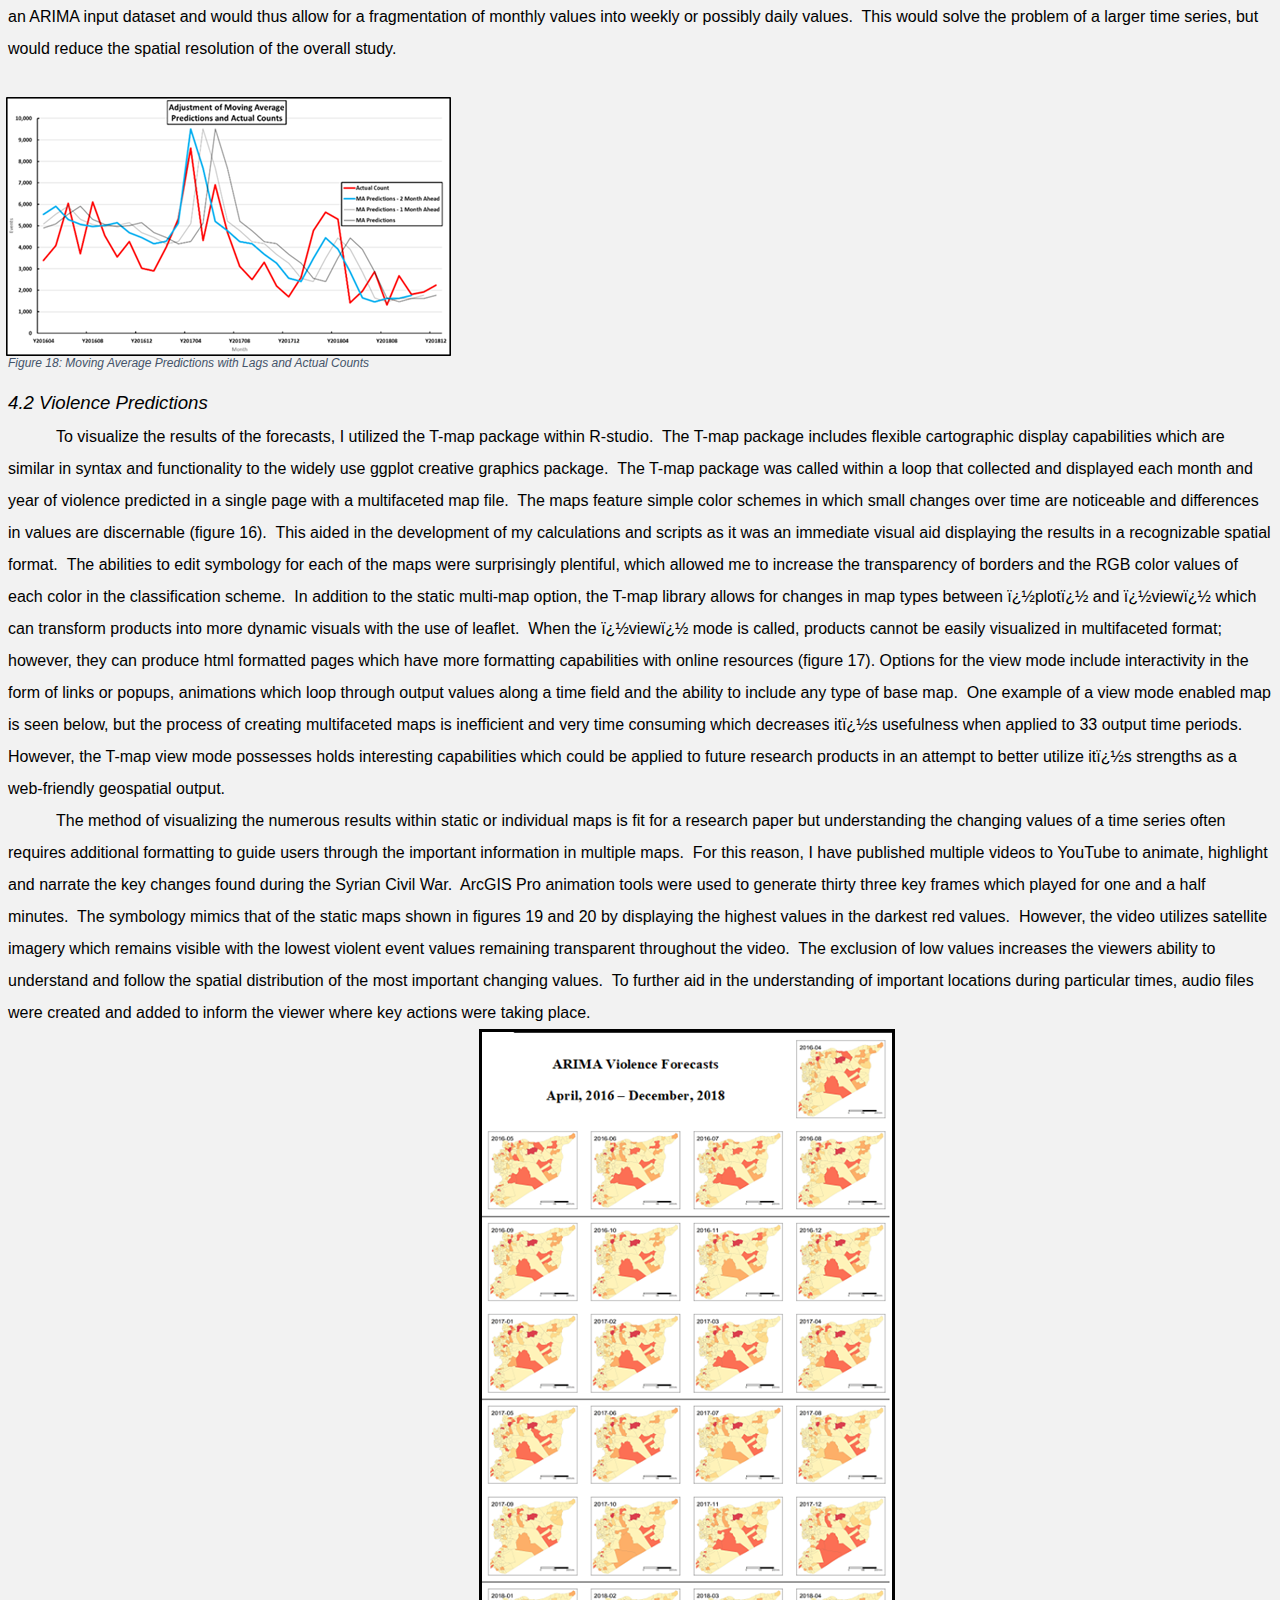
<file: pages/PostPres_CapstoneEdits3.html>
<!-- saved from url=(0071)file:///C:/Data/RESEARCH/Resume_Work/pages/PostPres_CapstoneEdits2.html -->
<html><head><meta http-equiv="Content-Type" content="text/html; charset=windows-1252">

<meta name="Generator" content="Microsoft Word 15 (filtered)">
<style>
<!--
 /* Font Definitions */
 @font-face
	{font-family:Wingdings;
	panose-1:5 0 0 0 0 0 0 0 0 0;}
@font-face
	{font-family:"Cambria Math";
	panose-1:2 4 5 3 5 4 6 3 2 4;}
@font-face
	{font-family:Calibri;
	panose-1:2 15 5 2 2 2 4 3 2 4;}
@font-face
	{font-family:"Calibri Light";
	panose-1:2 15 3 2 2 2 4 3 2 4;}
@font-face
	{font-family:"Segoe UI";
	panose-1:2 11 5 2 4 2 4 2 2 3;}
@font-face
	{font-family:Consolas;
	panose-1:2 11 6 9 2 2 4 3 2 4;}
 /* Style Definitions */
 p.MsoNormal, li.MsoNormal, div.MsoNormal
	{margin-top:0in;
	margin-right:0in;
	margin-bottom:8.0pt;
	margin-left:0in;
	line-height:107%;
	font-size:11.0pt;
	font-family:"Calibri",sans-serif;}
h1
	{mso-style-link:"Heading 1 Char";
	margin-top:24.0pt;
	margin-right:0in;
	margin-bottom:0in;
	margin-left:0in;
	page-break-after:avoid;
	font-size:16.0pt;
	font-family:"Calibri Light",sans-serif;
	color:#2D4F8E;}
h2
	{mso-style-link:"Heading 2 Char";
	margin-top:2.0pt;
	margin-right:0in;
	margin-bottom:0in;
	margin-left:0in;
	line-height:107%;
	page-break-after:avoid;
	font-size:13.0pt;
	font-family:"Calibri Light",sans-serif;
	color:#2F5496;
	font-weight:normal;}
h3
	{mso-style-link:"Heading 3 Char";
	margin-top:10.0pt;
	margin-right:0in;
	margin-bottom:0in;
	margin-left:0in;
	page-break-after:avoid;
	font-size:14.0pt;
	font-family:"Calibri Light",sans-serif;
	color:#4472C4;}
h4
	{mso-style-link:"Heading 4 Char";
	margin-top:10.0pt;
	margin-right:0in;
	margin-bottom:0in;
	margin-left:0in;
	page-break-after:avoid;
	font-size:12.0pt;
	font-family:"Calibri Light",sans-serif;
	color:#4472C4;}
h5
	{mso-style-link:"Heading 5 Char";
	margin-top:10.0pt;
	margin-right:0in;
	margin-bottom:0in;
	margin-left:0in;
	page-break-after:avoid;
	font-size:12.0pt;
	font-family:"Calibri Light",sans-serif;
	color:#4472C4;
	font-weight:normal;
	font-style:italic;}
h6
	{mso-style-link:"Heading 6 Char";
	margin-top:10.0pt;
	margin-right:0in;
	margin-bottom:0in;
	margin-left:0in;
	page-break-after:avoid;
	font-size:12.0pt;
	font-family:"Calibri Light",sans-serif;
	color:#4472C4;
	font-weight:normal;}
p.MsoFootnoteText, li.MsoFootnoteText, div.MsoFootnoteText
	{mso-style-link:"Footnote Text Char";
	margin-top:0in;
	margin-right:0in;
	margin-bottom:10.0pt;
	margin-left:0in;
	font-size:12.0pt;
	font-family:"Calibri",sans-serif;}
p.MsoHeader, li.MsoHeader, div.MsoHeader
	{mso-style-link:"Header Char";
	margin:0in;
	font-size:11.0pt;
	font-family:"Calibri",sans-serif;}
p.MsoFooter, li.MsoFooter, div.MsoFooter
	{mso-style-link:"Footer Char";
	margin:0in;
	font-size:11.0pt;
	font-family:"Calibri",sans-serif;}
p.MsoCaption, li.MsoCaption, div.MsoCaption
	{mso-style-link:"Caption Char";
	margin-top:0in;
	margin-right:0in;
	margin-bottom:10.0pt;
	margin-left:0in;
	font-size:9.0pt;
	font-family:"Calibri",sans-serif;
	color:#44546A;
	font-style:italic;}
span.MsoFootnoteReference
	{font-family:"Calibri",sans-serif;
	color:#44546A;
	font-style:italic;
	vertical-align:super;}
p.MsoTitle, li.MsoTitle, div.MsoTitle
	{mso-style-link:"Title Char";
	margin-top:24.0pt;
	margin-right:0in;
	margin-bottom:12.0pt;
	margin-left:0in;
	text-align:center;
	page-break-after:avoid;
	font-size:18.0pt;
	font-family:"Calibri Light",sans-serif;
	color:#2D4F8E;
	font-weight:bold;}
p.MsoBodyText, li.MsoBodyText, div.MsoBodyText
	{mso-style-link:"Body Text Char";
	margin-top:9.0pt;
	margin-right:0in;
	margin-bottom:9.0pt;
	margin-left:0in;
	font-size:12.0pt;
	font-family:"Calibri",sans-serif;}
p.MsoSubtitle, li.MsoSubtitle, div.MsoSubtitle
	{mso-style-link:"Subtitle Char";
	margin-top:12.0pt;
	margin-right:0in;
	margin-bottom:12.0pt;
	margin-left:0in;
	text-align:center;
	page-break-after:avoid;
	font-size:15.0pt;
	font-family:"Calibri Light",sans-serif;
	color:#2D4F8E;
	font-weight:bold;}
p.MsoDate, li.MsoDate, div.MsoDate
	{mso-style-link:"Date Char";
	margin-top:0in;
	margin-right:0in;
	margin-bottom:10.0pt;
	margin-left:0in;
	text-align:center;
	page-break-after:avoid;
	font-size:12.0pt;
	font-family:"Calibri",sans-serif;}
p.MsoBlockText, li.MsoBlockText, div.MsoBlockText
	{margin-top:5.0pt;
	margin-right:0in;
	margin-bottom:5.0pt;
	margin-left:0in;
	font-size:10.0pt;
	font-family:"Calibri Light",sans-serif;}
a:link, span.MsoHyperlink
	{color:#0563C1;
	text-decoration:underline;}
a:visited, span.MsoHyperlinkFollowed
	{color:#954F72;
	text-decoration:underline;}
p.MsoAcetate, li.MsoAcetate, div.MsoAcetate
	{mso-style-link:"Balloon Text Char";
	margin:0in;
	font-size:9.0pt;
	font-family:"Segoe UI",sans-serif;}
p.MsoListParagraph, li.MsoListParagraph, div.MsoListParagraph
	{margin-top:0in;
	margin-right:0in;
	margin-bottom:8.0pt;
	margin-left:.5in;
	line-height:107%;
	font-size:11.0pt;
	font-family:"Calibri",sans-serif;}
p.MsoListParagraphCxSpFirst, li.MsoListParagraphCxSpFirst, div.MsoListParagraphCxSpFirst
	{margin-top:0in;
	margin-right:0in;
	margin-bottom:0in;
	margin-left:.5in;
	line-height:107%;
	font-size:11.0pt;
	font-family:"Calibri",sans-serif;}
p.MsoListParagraphCxSpMiddle, li.MsoListParagraphCxSpMiddle, div.MsoListParagraphCxSpMiddle
	{margin-top:0in;
	margin-right:0in;
	margin-bottom:0in;
	margin-left:.5in;
	line-height:107%;
	font-size:11.0pt;
	font-family:"Calibri",sans-serif;}
p.MsoListParagraphCxSpLast, li.MsoListParagraphCxSpLast, div.MsoListParagraphCxSpLast
	{margin-top:0in;
	margin-right:0in;
	margin-bottom:8.0pt;
	margin-left:.5in;
	line-height:107%;
	font-size:11.0pt;
	font-family:"Calibri",sans-serif;}
p.MsoBibliography, li.MsoBibliography, div.MsoBibliography
	{margin-top:0in;
	margin-right:0in;
	margin-bottom:10.0pt;
	margin-left:0in;
	font-size:12.0pt;
	font-family:"Calibri",sans-serif;}
p.MsoTocHeading, li.MsoTocHeading, div.MsoTocHeading
	{margin-top:12.0pt;
	margin-right:0in;
	margin-bottom:0in;
	margin-left:0in;
	line-height:107%;
	page-break-after:avoid;
	font-size:16.0pt;
	font-family:"Calibri Light",sans-serif;
	color:#2F5496;}
span.BalloonTextChar
	{mso-style-name:"Balloon Text Char";
	mso-style-link:"Balloon Text";
	font-family:"Segoe UI",sans-serif;}
span.HeaderChar
	{mso-style-name:"Header Char";
	mso-style-link:Header;}
span.FooterChar
	{mso-style-name:"Footer Char";
	mso-style-link:Footer;}
span.Heading2Char
	{mso-style-name:"Heading 2 Char";
	mso-style-link:"Heading 2";
	font-family:"Calibri Light",sans-serif;
	color:#2F5496;}
span.Heading1Char
	{mso-style-name:"Heading 1 Char";
	mso-style-link:"Heading 1";
	font-family:"Calibri Light",sans-serif;
	color:#2D4F8E;
	font-weight:bold;}
span.Heading3Char
	{mso-style-name:"Heading 3 Char";
	mso-style-link:"Heading 3";
	font-family:"Calibri Light",sans-serif;
	color:#4472C4;
	font-weight:bold;}
span.Heading4Char
	{mso-style-name:"Heading 4 Char";
	mso-style-link:"Heading 4";
	font-family:"Calibri Light",sans-serif;
	color:#4472C4;
	font-weight:bold;}
span.Heading5Char
	{mso-style-name:"Heading 5 Char";
	mso-style-link:"Heading 5";
	font-family:"Calibri Light",sans-serif;
	color:#4472C4;
	font-style:italic;}
span.Heading6Char
	{mso-style-name:"Heading 6 Char";
	mso-style-link:"Heading 6";
	font-family:"Calibri Light",sans-serif;
	color:#4472C4;}
span.BodyTextChar
	{mso-style-name:"Body Text Char";
	mso-style-link:"Body Text";}
p.FirstParagraph, li.FirstParagraph, div.FirstParagraph
	{mso-style-name:"First Paragraph";
	margin-top:9.0pt;
	margin-right:0in;
	margin-bottom:9.0pt;
	margin-left:0in;
	font-size:12.0pt;
	font-family:"Calibri",sans-serif;}
p.Compact, li.Compact, div.Compact
	{mso-style-name:Compact;
	margin-top:1.8pt;
	margin-right:0in;
	margin-bottom:1.8pt;
	margin-left:0in;
	font-size:12.0pt;
	font-family:"Calibri",sans-serif;}
span.TitleChar
	{mso-style-name:"Title Char";
	mso-style-link:Title;
	font-family:"Calibri Light",sans-serif;
	color:#2D4F8E;
	font-weight:bold;}
span.SubtitleChar
	{mso-style-name:"Subtitle Char";
	mso-style-link:Subtitle;
	font-family:"Calibri Light",sans-serif;
	color:#2D4F8E;
	font-weight:bold;}
p.Author, li.Author, div.Author
	{mso-style-name:Author;
	margin-top:0in;
	margin-right:0in;
	margin-bottom:10.0pt;
	margin-left:0in;
	text-align:center;
	page-break-after:avoid;
	font-size:12.0pt;
	font-family:"Calibri",sans-serif;}
span.DateChar
	{mso-style-name:"Date Char";
	mso-style-link:Date;}
p.Abstract, li.Abstract, div.Abstract
	{mso-style-name:Abstract;
	margin-top:15.0pt;
	margin-right:0in;
	margin-bottom:15.0pt;
	margin-left:0in;
	page-break-after:avoid;
	font-size:10.0pt;
	font-family:"Calibri",sans-serif;}
span.FootnoteTextChar
	{mso-style-name:"Footnote Text Char";
	mso-style-link:"Footnote Text";}
p.DefinitionTerm, li.DefinitionTerm, div.DefinitionTerm
	{mso-style-name:"Definition Term";
	margin:0in;
	page-break-after:avoid;
	font-size:12.0pt;
	font-family:"Calibri",sans-serif;
	font-weight:bold;}
p.Definition, li.Definition, div.Definition
	{mso-style-name:Definition;
	margin-top:0in;
	margin-right:0in;
	margin-bottom:10.0pt;
	margin-left:0in;
	font-size:12.0pt;
	font-family:"Calibri",sans-serif;}
p.TableCaption, li.TableCaption, div.TableCaption
	{mso-style-name:"Table Caption";
	margin-top:0in;
	margin-right:0in;
	margin-bottom:6.0pt;
	margin-left:0in;
	page-break-after:avoid;
	font-size:12.0pt;
	font-family:"Calibri",sans-serif;
	font-style:italic;}
p.ImageCaption, li.ImageCaption, div.ImageCaption
	{mso-style-name:"Image Caption";
	margin-top:0in;
	margin-right:0in;
	margin-bottom:6.0pt;
	margin-left:0in;
	font-size:12.0pt;
	font-family:"Calibri",sans-serif;
	font-style:italic;}
p.Figure, li.Figure, div.Figure
	{mso-style-name:Figure;
	margin-top:0in;
	margin-right:0in;
	margin-bottom:10.0pt;
	margin-left:0in;
	font-size:12.0pt;
	font-family:"Calibri",sans-serif;}
p.FigurewithCaption, li.FigurewithCaption, div.FigurewithCaption
	{mso-style-name:"Figure with Caption";
	margin-top:0in;
	margin-right:0in;
	margin-bottom:10.0pt;
	margin-left:0in;
	page-break-after:avoid;
	font-size:12.0pt;
	font-family:"Calibri",sans-serif;}
span.CaptionChar
	{mso-style-name:"Caption Char";
	mso-style-link:Caption;
	font-family:"Calibri",sans-serif;
	color:#44546A;
	font-style:italic;}
span.VerbatimChar
	{mso-style-name:"Verbatim Char";
	mso-style-link:"Source Code";
	font-family:Consolas;
	color:#44546A;
	background:#F8F8F8;
	font-style:italic;}
p.SourceCode, li.SourceCode, div.SourceCode
	{mso-style-name:"Source Code";
	mso-style-link:"Verbatim Char";
	margin-top:0in;
	margin-right:0in;
	margin-bottom:10.0pt;
	margin-left:0in;
	background:#F8F8F8;
	word-break:break-all;
	font-size:11.0pt;
	font-family:Consolas;
	color:#44546A;
	font-style:italic;}
span.KeywordTok
	{mso-style-name:KeywordTok;
	font-family:Consolas;
	color:#204A87;
	background:#F8F8F8;
	font-weight:bold;
	font-style:italic;}
span.DataTypeTok
	{mso-style-name:DataTypeTok;
	font-family:Consolas;
	color:#204A87;
	background:#F8F8F8;
	font-style:italic;}
span.DecValTok
	{mso-style-name:DecValTok;
	font-family:Consolas;
	color:#0000CF;
	background:#F8F8F8;
	font-style:italic;}
span.BaseNTok
	{mso-style-name:BaseNTok;
	font-family:Consolas;
	color:#0000CF;
	background:#F8F8F8;
	font-style:italic;}
span.FloatTok
	{mso-style-name:FloatTok;
	font-family:Consolas;
	color:#0000CF;
	background:#F8F8F8;
	font-style:italic;}
span.ConstantTok
	{mso-style-name:ConstantTok;
	font-family:Consolas;
	color:black;
	background:#F8F8F8;
	font-style:italic;}
span.CharTok
	{mso-style-name:CharTok;
	font-family:Consolas;
	color:#4E9A06;
	background:#F8F8F8;
	font-style:italic;}
span.SpecialCharTok
	{mso-style-name:SpecialCharTok;
	font-family:Consolas;
	color:black;
	background:#F8F8F8;
	font-style:italic;}
span.StringTok
	{mso-style-name:StringTok;
	font-family:Consolas;
	color:#4E9A06;
	background:#F8F8F8;
	font-style:italic;}
span.VerbatimStringTok
	{mso-style-name:VerbatimStringTok;
	font-family:Consolas;
	color:#4E9A06;
	background:#F8F8F8;
	font-style:italic;}
span.SpecialStringTok
	{mso-style-name:SpecialStringTok;
	font-family:Consolas;
	color:#4E9A06;
	background:#F8F8F8;
	font-style:italic;}
span.ImportTok
	{mso-style-name:ImportTok;
	font-family:Consolas;
	color:#44546A;
	background:#F8F8F8;
	font-style:italic;}
span.CommentTok
	{mso-style-name:CommentTok;
	font-family:Consolas;
	color:#8F5902;
	background:#F8F8F8;
	font-style:normal;}
span.DocumentationTok
	{mso-style-name:DocumentationTok;
	font-family:Consolas;
	color:#8F5902;
	background:#F8F8F8;
	font-weight:bold;
	font-style:normal;}
span.AnnotationTok
	{mso-style-name:AnnotationTok;
	font-family:Consolas;
	color:#8F5902;
	background:#F8F8F8;
	font-weight:bold;
	font-style:normal;}
span.CommentVarTok
	{mso-style-name:CommentVarTok;
	font-family:Consolas;
	color:#8F5902;
	background:#F8F8F8;
	font-weight:bold;
	font-style:normal;}
span.OtherTok
	{mso-style-name:OtherTok;
	font-family:Consolas;
	color:#8F5902;
	background:#F8F8F8;
	font-style:italic;}
span.FunctionTok
	{mso-style-name:FunctionTok;
	font-family:Consolas;
	color:black;
	background:#F8F8F8;
	font-style:italic;}
span.VariableTok
	{mso-style-name:VariableTok;
	font-family:Consolas;
	color:black;
	background:#F8F8F8;
	font-style:italic;}
span.ControlFlowTok
	{mso-style-name:ControlFlowTok;
	font-family:Consolas;
	color:#204A87;
	background:#F8F8F8;
	font-weight:bold;
	font-style:italic;}
span.OperatorTok
	{mso-style-name:OperatorTok;
	font-family:Consolas;
	color:#CE5C00;
	background:#F8F8F8;
	font-weight:bold;
	font-style:italic;}
span.BuiltInTok
	{mso-style-name:BuiltInTok;
	font-family:Consolas;
	color:#44546A;
	background:#F8F8F8;
	font-style:italic;}
span.ExtensionTok
	{mso-style-name:ExtensionTok;
	font-family:Consolas;
	color:#44546A;
	background:#F8F8F8;
	font-style:italic;}
span.PreprocessorTok
	{mso-style-name:PreprocessorTok;
	font-family:Consolas;
	color:#8F5902;
	background:#F8F8F8;
	font-style:normal;}
span.AttributeTok
	{mso-style-name:AttributeTok;
	font-family:Consolas;
	color:#C4A000;
	background:#F8F8F8;
	font-style:italic;}
span.RegionMarkerTok
	{mso-style-name:RegionMarkerTok;
	font-family:Consolas;
	color:#44546A;
	background:#F8F8F8;
	font-style:italic;}
span.InformationTok
	{mso-style-name:InformationTok;
	font-family:Consolas;
	color:#8F5902;
	background:#F8F8F8;
	font-weight:bold;
	font-style:normal;}
span.WarningTok
	{mso-style-name:WarningTok;
	font-family:Consolas;
	color:#8F5902;
	background:#F8F8F8;
	font-weight:bold;
	font-style:normal;}
span.AlertTok
	{mso-style-name:AlertTok;
	font-family:Consolas;
	color:#EF2929;
	background:#F8F8F8;
	font-style:italic;}
span.ErrorTok
	{mso-style-name:ErrorTok;
	font-family:Consolas;
	color:#A40000;
	background:#F8F8F8;
	font-weight:bold;
	font-style:italic;}
span.NormalTok
	{mso-style-name:NormalTok;
	font-family:Consolas;
	color:#44546A;
	background:#F8F8F8;
	font-style:italic;}
.MsoChpDefault
	{font-family:"Calibri",sans-serif;}
.MsoPapDefault
	{margin-bottom:8.0pt;
	line-height:107%;}
 /* Page Definitions */
 @page WordSection1
	{size:8.5in 11.0in;
	margin:1.0in 1.0in 1.0in 1.0in;}
div.WordSection1
	{page:WordSection1;}
 /* List Definitions */
 ol
	{margin-bottom:0in;}
ul
	{margin-bottom:0in;}
-->
</style>

</head>
<header>
  <form>
    <input type="button" value="Go Back" onclick="history.back()">
  </form>
</header>
<body bgcolor="#F2F2F2" lang="EN-US" link="#0563C1" vlink="#954F72" style="word-wrap:break-word">

<div class="WordSection1">

<p class="MsoNormal" align="center" style="text-align:center;line-height:200%"><a name="_Hlk13955332"></a><b><span style="font-size:22.0pt;line-height:200%;
font-family:&quot;Calibri Light&quot;,sans-serif">SPATIOTEMPORAL FORECASTING ANALYSIS OF
VIOLENT EVENTS IN SYRIA</span></b></p>

<p class="MsoNormal" align="center" style="text-align:center;line-height:200%"><i><span style="font-size:16.0pt;line-height:200%;font-family:&quot;Calibri Light&quot;,sans-serif">-Integrating
statistical software with GIS to forecast future Violent Events in Syria -</span></i></p>

<p class="MsoNormal" align="center" style="text-align:center;line-height:105%"><span style="font-size:12.0pt;line-height:105%;font-family:&quot;Calibri Light&quot;,sans-serif">&nbsp;</span></p>

<p class="MsoNormal" align="center" style="text-align:center;line-height:105%"><span style="font-size:12.0pt;line-height:105%;font-family:&quot;Calibri Light&quot;,sans-serif">By
William Gatens</span></p>

<p class="MsoNormal" align="center" style="text-align:center;line-height:105%"><span style="font-size:12.0pt;line-height:105%;font-family:&quot;Calibri Light&quot;,sans-serif">&nbsp;</span></p>

<p class="MsoNormal" align="center" style="text-align:center;line-height:normal"><span style="font-size:12.0pt;font-family:&quot;Calibri Light&quot;,sans-serif">A Capstone
Project presented in Fulfillment</span></p>

<p class="MsoNormal" align="center" style="text-align:center;line-height:normal"><span style="font-size:12.0pt;font-family:&quot;Calibri Light&quot;,sans-serif">of the Requirements
for</span></p>

<p class="MsoNormal" align="center" style="text-align:center;line-height:normal"><span style="font-size:12.0pt;font-family:&quot;Calibri Light&quot;,sans-serif">the Masters of
Science in Geospatial Analysis</span></p>

<p class="MsoNormal" style="line-height:normal"><span style="font-size:12.0pt;
font-family:&quot;Calibri Light&quot;,sans-serif">&nbsp;</span></p>

<p class="MsoNormal" align="center" style="text-align:center;line-height:normal"><span style="font-size:12.0pt;font-family:&quot;Calibri Light&quot;,sans-serif">&nbsp;</span></p>

<p class="MsoNormal" align="center" style="text-align:center;line-height:normal"><span style="font-size:12.0pt;font-family:&quot;Calibri Light&quot;,sans-serif">MSGA Program</span></p>

<p class="MsoNormal" align="center" style="text-align:center;line-height:normal"><span style="font-size:12.0pt;font-family:&quot;Calibri Light&quot;,sans-serif">University of
Mary Washington</span></p>

<p class="MsoNormal" align="center" style="text-align:center;line-height:normal"><span style="font-size:12.0pt;font-family:&quot;Calibri Light&quot;,sans-serif">Fredericksburg,
VA</span></p>

<p class="MsoNormal" align="center" style="text-align:center;line-height:normal"><span style="font-size:12.0pt;font-family:&quot;Calibri Light&quot;,sans-serif">July 1, 2019</span></p>

<p class="MsoNormal" align="center" style="text-align:center;line-height:normal"><span style="font-size:12.0pt;font-family:&quot;Calibri Light&quot;,sans-serif">&nbsp;</span></p>

<p class="MsoNormal" style="line-height:normal"><b><span style="font-size:12.0pt;
font-family:&quot;Calibri Light&quot;,sans-serif">Advisory Committee:</span></b></p>

<b><span style="font-size:12.0pt;line-height:107%;font-family:&quot;Calibri Light&quot;,sans-serif"><br clear="all" style="page-break-before:always">
</span></b>

<p class="MsoNormal"><b><span style="font-size:12.0pt;line-height:107%;
font-family:&quot;Calibri Light&quot;,sans-serif">&nbsp;</span></b></p>

<p class="MsoNormal" align="center" style="text-align:center;line-height:106%"><b><span style="font-size:14.0pt;line-height:106%;font-family:&quot;Calibri Light&quot;,sans-serif">ABSTRACT</span></b></p>

<p class="MsoNormal" align="center" style="text-align:center;line-height:106%"><b><span style="font-size:14.0pt;line-height:106%;font-family:&quot;Calibri Light&quot;,sans-serif">&nbsp;</span></b></p>

<p class="MsoNormal" style="text-indent:.25in;line-height:200%"><span style="font-size:12.0pt;line-height:200%">Unrelenting chaos found in zones of
conflict produce fear and confusion for all those who experience it and
constant uncertainty for those on the outside who seek to understand or help.&nbsp;
The Syrian Civil War, characterized by fluid battle lines and numerous belligerents,
represents the most recent example of such an issue.&nbsp; Since 2011, the conflict
has devastated most of the country�s population centers, contributed to the
displacement of over 6 million individuals and caused the deaths of an
estimated 570,000.&nbsp; This study seeks to establish a forecasting method capable
of predicting the location and quantity of violent events using an
autoregressive integrated moving average (ARIMA) model.&nbsp; The model demonstrates
the ability of a near real-time open source dataset, known as the Global
Dataset of Events Language and Tone (GDELT), to provide accurate
spatio-temporal event information that is needed for this level of analysis.&nbsp;
The advantages of using GDELT are explored in depth, including the extraction
of multiple event types, which provides the opportunity to develop correlation
measures to enhance the accuracy of predictions.&nbsp; The entire process is
documented within a single R coding language script which acts to extract,
edit, analyze and display the data in detailed order, allowing for possible
reuse in other areas of conflict.</span></p>

<b><span style="font-size:14.0pt;line-height:200%;font-family:&quot;Calibri&quot;,sans-serif"><br clear="all" style="page-break-before:always">
</span></b>

<p class="MsoNormal" style="line-height:200%">&nbsp;</p>

<p class="MsoNormal" align="center" style="text-align:center;line-height:106%"><b><span style="font-size:14.0pt;line-height:106%;font-family:&quot;Calibri Light&quot;,sans-serif">ACKNOWLEDGEMENTS</span></b></p>

<p class="MsoNormal" style="line-height:200%"><span style="font-size:12.0pt;
line-height:200%">&nbsp;</span></p>

<p class="MsoNormal" style="text-indent:.5in;line-height:200%"><span style="font-size:12.0pt;line-height:200%">I thank both my friends and my family
for providing me the support to advance my academic career.&nbsp; The availability
of help and encouragement provided to me during my time at Mary Washington
pushed me to exceed my own expectations, for which I am grateful.&nbsp; I would also
like the University for supplying me with incredible academic resources in the
form of instructors, facilities and materials.&nbsp; My six years at this
institution have provided me with a great deal of growth which I will take with
me through the years to come.&nbsp; </span></p>

<p class="MsoNormal" style="text-indent:.5in;line-height:200%"><b><span style="font-size:14.0pt;line-height:200%">&nbsp;&nbsp;&nbsp;&nbsp;&nbsp;&nbsp;&nbsp;&nbsp;&nbsp;&nbsp;&nbsp; <br clear="all" style="page-break-before:always">
</span></b></p>

<p class="MsoNormal" align="center" style="text-align:center;line-height:105%"><a name="_Hlk26307874"><b><span style="font-size:14.0pt;line-height:105%;
font-family:&quot;Calibri Light&quot;,sans-serif">TABLE OF CONTENTS</span></b></a></p>

<p class="MsoNormal" style="line-height:106%"><span style="font-size:12.0pt;
line-height:106%;font-family:&quot;Calibri Light&quot;,sans-serif">ABSTRACT ............................................................................................................................. 1</span></p>

<p class="MsoNormal" style="line-height:105%"><span style="font-size:12.0pt;
line-height:105%;font-family:&quot;Calibri Light&quot;,sans-serif">ACKNOLEDGEMENTS ............................................................................................................ 2</span></p>

<p class="MsoNormal" style="line-height:105%"><span style="font-size:12.0pt;
line-height:105%;font-family:&quot;Calibri Light&quot;,sans-serif">TABLE OF CONTENTS ............................................................................................................ 3</span></p>

<p class="MsoNormal" style="line-height:105%"><span style="font-size:12.0pt;
line-height:105%;font-family:&quot;Calibri Light&quot;,sans-serif">LIST OF FIGURES .................................................................................................................... 4</span></p>

<p class="MsoNormal" style="line-height:105%"><span style="font-size:12.0pt;
line-height:105%;font-family:&quot;Calibri Light&quot;,sans-serif">CHAPTER I�INTRODUCTION
................................................................................................ 5</span></p>

<p class="MsoNormal" style="margin-top:0in;margin-right:0in;margin-bottom:0in;
margin-left:76.5pt;text-indent:-.25in;line-height:106%"><span style="font-size:
12.0pt;line-height:106%;font-family:&quot;Calibri Light&quot;,sans-serif">1.1<span style="font:7.0pt &quot;Times New Roman&quot;">&nbsp; </span></span><span style="font-size:12.0pt;line-height:106%;font-family:&quot;Calibri Light&quot;,sans-serif">Background.................................................................................................. 5</span></p>

<p class="MsoNormal" style="margin-top:0in;margin-right:0in;margin-bottom:0in;
margin-left:76.5pt;text-indent:-.25in;line-height:106%"><span style="font-size:
12.0pt;line-height:106%;font-family:&quot;Calibri Light&quot;,sans-serif">1.2<span style="font:7.0pt &quot;Times New Roman&quot;">&nbsp; </span></span><span style="font-size:12.0pt;line-height:106%;font-family:&quot;Calibri Light&quot;,sans-serif">Problem
....................................................................................................... 7</span></p>

<p class="MsoNormal" style="margin-top:0in;margin-right:0in;margin-bottom:0in;
margin-left:76.5pt;text-indent:-.25in;line-height:106%"><span style="font-size:
12.0pt;line-height:106%;font-family:&quot;Calibri Light&quot;,sans-serif">1.3<span style="font:7.0pt &quot;Times New Roman&quot;">&nbsp; </span></span><span style="font-size:12.0pt;line-height:106%;font-family:&quot;Calibri Light&quot;,sans-serif">Importance
of Study .................................................................................... 7</span></p>

<p class="MsoNormal" style="line-height:105%"><span style="font-size:12.0pt;
line-height:105%;font-family:&quot;Calibri Light&quot;,sans-serif">CHAPTER II�LITERATURE
REVIEW ....................................................................................... 8</span></p>

<p class="MsoNormal" style="margin-top:0in;margin-right:0in;margin-bottom:0in;
margin-left:76.5pt;text-indent:-.25in;line-height:106%"><span style="font-size:
12.0pt;line-height:106%;font-family:&quot;Calibri Light&quot;,sans-serif">2.1<span style="font:7.0pt &quot;Times New Roman&quot;">&nbsp; </span></span><span style="font-size:12.0pt;line-height:106%;font-family:&quot;Calibri Light&quot;,sans-serif">Complex
Models .......................................................................................... 8</span></p>

<p class="MsoNormal" style="margin-top:0in;margin-right:0in;margin-bottom:0in;
margin-left:76.5pt;text-indent:-.25in;line-height:106%"><span style="font-size:
12.0pt;line-height:106%;font-family:&quot;Calibri Light&quot;,sans-serif">2.2<span style="font:7.0pt &quot;Times New Roman&quot;">&nbsp; </span></span><span style="font-size:12.0pt;line-height:106%;font-family:&quot;Calibri Light&quot;,sans-serif">ARIMA
Model............................................................................................... 10</span></p>

<p class="MsoNormal" style="margin-top:0in;margin-right:0in;margin-bottom:0in;
margin-left:76.5pt;text-indent:-.25in;line-height:106%"><span style="font-size:
12.0pt;line-height:106%;font-family:&quot;Calibri Light&quot;,sans-serif">2.3<span style="font:7.0pt &quot;Times New Roman&quot;">&nbsp; </span></span><span style="font-size:12.0pt;line-height:106%;font-family:&quot;Calibri Light&quot;,sans-serif">GDELT
Dataset.............................................................................................. 12</span></p>

<p class="MsoNormal" style="margin-top:0in;margin-right:0in;margin-bottom:0in;
margin-left:76.5pt;text-indent:-.25in;line-height:106%"><span style="font-size:
12.0pt;line-height:106%;font-family:&quot;Calibri Light&quot;,sans-serif">2.4<span style="font:7.0pt &quot;Times New Roman&quot;">&nbsp; </span></span><span style="font-size:12.0pt;line-height:106%;font-family:&quot;Calibri Light&quot;,sans-serif">Study
Area.................................................................................................... 14</span></p>

<p class="MsoNormal" style="line-height:105%"><span style="font-size:12.0pt;
line-height:105%;font-family:&quot;Calibri Light&quot;,sans-serif">CHAPTER III�METHODS ....................................................................................................... 15</span></p>

<p class="MsoNormal" style="margin-top:0in;margin-right:0in;margin-bottom:0in;
margin-left:76.5pt;text-indent:-.25in;line-height:106%"><span style="font-size:
12.0pt;line-height:106%;font-family:&quot;Calibri Light&quot;,sans-serif;color:black">3.1<span style="font:7.0pt &quot;Times New Roman&quot;">&nbsp; </span></span><span style="font-size:12.0pt;line-height:106%;font-family:&quot;Calibri Light&quot;,sans-serif">Data
Extraction............................................................................................. 15</span></p>

<p class="MsoNormal" style="margin-top:0in;margin-right:0in;margin-bottom:0in;
margin-left:76.5pt;text-indent:-.25in;line-height:106%"><span style="font-size:
12.0pt;line-height:106%;font-family:&quot;Calibri Light&quot;,sans-serif;color:black">3.2<span style="font:7.0pt &quot;Times New Roman&quot;">&nbsp; </span></span><span style="font-size:12.0pt;line-height:106%;font-family:&quot;Calibri Light&quot;,sans-serif">R-Studio........................................................................................................ 18</span></p>

<p class="MsoNormal" style="margin-top:0in;margin-right:0in;margin-bottom:0in;
margin-left:76.5pt;text-indent:-.25in;line-height:106%"><span style="font-size:
12.0pt;line-height:106%;font-family:&quot;Calibri Light&quot;,sans-serif;color:black">3.3<span style="font:7.0pt &quot;Times New Roman&quot;">&nbsp; </span></span><span style="font-size:12.0pt;line-height:106%;font-family:&quot;Calibri Light&quot;,sans-serif;
color:black">Time Series Formatting</span><span style="font-size:12.0pt;
line-height:106%;font-family:&quot;Calibri Light&quot;,sans-serif">................................................................................ 18</span></p>

<p class="MsoNormal" style="margin-top:0in;margin-right:0in;margin-bottom:0in;
margin-left:76.5pt;text-indent:-.25in;line-height:106%"><span style="font-size:
12.0pt;line-height:106%;font-family:&quot;Calibri Light&quot;,sans-serif;color:black">3.4<span style="font:7.0pt &quot;Times New Roman&quot;">&nbsp; </span></span><span style="font-size:12.0pt;line-height:106%;font-family:&quot;Calibri Light&quot;,sans-serif">Forecasting................................................................................................... 22</span></p>

<p class="MsoNormal" style="line-height:105%"><span style="font-size:12.0pt;
line-height:105%;font-family:&quot;Calibri Light&quot;,sans-serif">CHAPTER IV�RESULTS ......................................................................................................... 25</span></p>

<p class="MsoNormal" style="margin-top:0in;margin-right:0in;margin-bottom:0in;
margin-left:76.5pt;text-indent:-.25in;line-height:106%"><span style="font-size:
12.0pt;line-height:106%;font-family:&quot;Calibri Light&quot;,sans-serif">4.1<span style="font:7.0pt &quot;Times New Roman&quot;">&nbsp; </span></span><span style="font-size:12.0pt;line-height:106%;font-family:&quot;Calibri Light&quot;,sans-serif">Accuracy....................................................................................................... 25</span></p>

<p class="MsoNormal" style="margin-top:0in;margin-right:0in;margin-bottom:0in;
margin-left:76.5pt;text-indent:-.25in;line-height:106%"><span style="font-size:
12.0pt;line-height:106%;font-family:&quot;Calibri Light&quot;,sans-serif">4.2<span style="font:7.0pt &quot;Times New Roman&quot;">&nbsp; </span></span><span style="font-size:12.0pt;line-height:106%;font-family:&quot;Calibri Light&quot;,sans-serif">Violence
Predictions..................................................................................... 30</span></p>

<p class="MsoNormal" style="line-height:105%"><span style="font-size:12.0pt;
line-height:105%;font-family:&quot;Calibri Light&quot;,sans-serif">CHAPTER V�CONCLUSION .................................................................................................. 34</span></p>

<p class="MsoNormal" style="line-height:105%"><span style="font-size:12.0pt;
line-height:105%;font-family:&quot;Calibri Light&quot;,sans-serif">CHAPTER VI�FUTURE
RESEARCH......................................................................................... 37</span></p>

<p class="MsoNormal" style="line-height:106%"><span style="font-size:12.0pt;
line-height:106%;font-family:&quot;Calibri Light&quot;,sans-serif">BIBLIOGRAPHY....................................................................................................................... 40</span></p>

<p class="MsoNormal" style="line-height:106%"><span style="font-size:12.0pt;
line-height:106%;font-family:&quot;Calibri Light&quot;,sans-serif">ARIMA Forecast
R-Script........................................................................................................ 45</span></p>

<p class="MsoNormal" style="line-height:106%"><span style="font-size:12.0pt;
line-height:106%;font-family:&quot;Calibri Light&quot;,sans-serif">Honor Pledge......................................................................................................................... 51</span></p>

<p class="MsoNormal" style="line-height:106%"><span style="font-size:12.0pt;
line-height:106%;font-family:&quot;Calibri Light&quot;,sans-serif">&nbsp;</span></p>

<p class="MsoNormal" style="line-height:106%">&nbsp;</p>

<p class="MsoNormal" align="center" style="margin-top:0in;margin-right:0in;
margin-bottom:0in;margin-left:22.0pt;text-align:center;text-indent:-22.0pt;
line-height:105%"><b><span style="font-size:14.0pt;line-height:105%;text-transform:
uppercase">&nbsp;</span></b></p>

<p class="MsoNormal" align="center" style="margin-top:0in;margin-right:0in;
margin-bottom:0in;margin-left:22.0pt;text-align:center;text-indent:-22.0pt;
line-height:105%"><b><span style="font-size:14.0pt;line-height:105%;text-transform:
uppercase">&nbsp;</span></b></p>

<p class="MsoNormal" style="line-height:105%">&nbsp;</p>

<p class="MsoNormal" align="center" style="margin-top:0in;margin-right:0in;
margin-bottom:0in;margin-left:22.0pt;text-align:center;text-indent:-22.0pt;
line-height:105%"><b><span style="font-size:12.0pt;line-height:105%;font-family:
&quot;Calibri Light&quot;,sans-serif;text-transform:uppercase">FIGURES</span></b></p>

<table class="MsoTableGrid" border="1" cellspacing="0" cellpadding="0" width="624" style="width:6.5in;margin-left:-.25pt;border-collapse:collapse;border:none">
 <tbody><tr style="height:.3in">
  <td width="56" valign="top" style="width:42.15pt;border:solid windowtext 1.0pt;
  padding:0in 5.4pt 0in 5.4pt;height:.3in">
  <p class="MsoNormal" style="margin-bottom:0in;line-height:normal">Figure</p>
  </td>
  <td width="522" valign="top" style="width:391.7pt;border:solid windowtext 1.0pt;
  border-left:none;padding:0in 5.4pt 0in 5.4pt;height:.3in">
  <p class="MsoNormal" style="margin-bottom:0in;line-height:normal">Description</p>
  </td>
  <td width="46" valign="top" style="width:34.15pt;border:solid windowtext 1.0pt;
  border-left:none;padding:0in 5.4pt 0in 5.4pt;height:.3in">
  <p class="MsoNormal" style="margin-bottom:0in;line-height:normal">Page</p>
  </td>
 </tr>
 <tr style="height:.3in">
  <td width="56" valign="top" style="width:42.15pt;border:solid windowtext 1.0pt;
  border-top:none;padding:0in 5.4pt 0in 5.4pt;height:.3in">
  <p class="MsoNormal" style="margin-bottom:0in;line-height:normal">1</p>
  </td>
  <td width="522" valign="top" style="width:391.7pt;border-top:none;border-left:
  none;border-bottom:solid windowtext 1.0pt;border-right:solid windowtext 1.0pt;
  padding:0in 5.4pt 0in 5.4pt;height:.3in">
  <p class="MsoNormal" style="margin-bottom:0in;line-height:normal">Locator Map �
  Syria </p>
  </td>
  <td width="46" valign="top" style="width:34.15pt;border-top:none;border-left:
  none;border-bottom:solid windowtext 1.0pt;border-right:solid windowtext 1.0pt;
  padding:0in 5.4pt 0in 5.4pt;height:.3in">
  <p class="MsoNormal" style="margin-bottom:0in;line-height:normal">6</p>
  </td>
 </tr>
 <tr style="height:.3in">
  <td width="56" valign="top" style="width:42.15pt;border:solid windowtext 1.0pt;
  border-top:none;padding:0in 5.4pt 0in 5.4pt;height:.3in">
  <p class="MsoNormal" style="margin-bottom:0in;line-height:normal">2</p>
  </td>
  <td width="522" valign="top" style="width:391.7pt;border-top:none;border-left:
  none;border-bottom:solid windowtext 1.0pt;border-right:solid windowtext 1.0pt;
  padding:0in 5.4pt 0in 5.4pt;height:.3in">
  <p class="MsoNormal" style="margin-bottom:0in;line-height:normal">ARIMA Model</p>
  </td>
  <td width="46" valign="top" style="width:34.15pt;border-top:none;border-left:
  none;border-bottom:solid windowtext 1.0pt;border-right:solid windowtext 1.0pt;
  padding:0in 5.4pt 0in 5.4pt;height:.3in">
  <p class="MsoNormal" style="margin-bottom:0in;line-height:normal">11</p>
  </td>
 </tr>
 <tr style="height:.3in">
  <td width="56" valign="top" style="width:42.15pt;border:solid windowtext 1.0pt;
  border-top:none;padding:0in 5.4pt 0in 5.4pt;height:.3in">
  <p class="MsoNormal" style="margin-bottom:0in;line-height:normal">3</p>
  </td>
  <td width="522" valign="top" style="width:391.7pt;border-top:none;border-left:
  none;border-bottom:solid windowtext 1.0pt;border-right:solid windowtext 1.0pt;
  padding:0in 5.4pt 0in 5.4pt;height:.3in">
  <p class="MsoNormal" style="margin-bottom:0in;line-height:normal">ARIMA model
  with regressor</p>
  </td>
  <td width="46" valign="top" style="width:34.15pt;border-top:none;border-left:
  none;border-bottom:solid windowtext 1.0pt;border-right:solid windowtext 1.0pt;
  padding:0in 5.4pt 0in 5.4pt;height:.3in">
  <p class="MsoNormal" style="margin-bottom:0in;line-height:normal">11</p>
  </td>
 </tr>
 <tr style="height:.3in">
  <td width="56" valign="top" style="width:42.15pt;border:solid windowtext 1.0pt;
  border-top:none;padding:0in 5.4pt 0in 5.4pt;height:.3in">
  <p class="MsoNormal" style="margin-bottom:0in;line-height:normal">4</p>
  </td>
  <td width="522" valign="top" style="width:391.7pt;border-top:none;border-left:
  none;border-bottom:solid windowtext 1.0pt;border-right:solid windowtext 1.0pt;
  padding:0in 5.4pt 0in 5.4pt;height:.3in">
  <p class="MsoNormal" style="margin-bottom:0in;line-height:normal">CAMEO Event
  Codes</p>
  </td>
  <td width="46" valign="top" style="width:34.15pt;border-top:none;border-left:
  none;border-bottom:solid windowtext 1.0pt;border-right:solid windowtext 1.0pt;
  padding:0in 5.4pt 0in 5.4pt;height:.3in">
  <p class="MsoNormal" style="margin-bottom:0in;line-height:normal">14</p>
  </td>
 </tr>
 <tr style="height:.3in">
  <td width="56" valign="top" style="width:42.15pt;border:solid windowtext 1.0pt;
  border-top:none;padding:0in 5.4pt 0in 5.4pt;height:.3in">
  <p class="MsoNormal" style="margin-bottom:0in;line-height:normal">5</p>
  </td>
  <td width="522" valign="top" style="width:391.7pt;border-top:none;border-left:
  none;border-bottom:solid windowtext 1.0pt;border-right:solid windowtext 1.0pt;
  padding:0in 5.4pt 0in 5.4pt;height:.3in">
  <p class="MsoNormal" style="margin-bottom:0in;line-height:normal">CAMEO Violent
  Event Root Codes</p>
  </td>
  <td width="46" valign="top" style="width:34.15pt;border-top:none;border-left:
  none;border-bottom:solid windowtext 1.0pt;border-right:solid windowtext 1.0pt;
  padding:0in 5.4pt 0in 5.4pt;height:.3in">
  <p class="MsoNormal" style="margin-bottom:0in;line-height:normal">15</p>
  </td>
 </tr>
 <tr style="height:.3in">
  <td width="56" valign="top" style="width:42.15pt;border:solid windowtext 1.0pt;
  border-top:none;padding:0in 5.4pt 0in 5.4pt;height:.3in">
  <p class="MsoNormal" style="margin-bottom:0in;line-height:normal">6</p>
  </td>
  <td width="522" valign="top" style="width:391.7pt;border-top:none;border-left:
  none;border-bottom:solid windowtext 1.0pt;border-right:solid windowtext 1.0pt;
  padding:0in 5.4pt 0in 5.4pt;height:.3in">
  <p class="MsoNormal" style="margin-bottom:0in;line-height:normal">Syria �
  Sub-District Boundaries</p>
  </td>
  <td width="46" valign="top" style="width:34.15pt;border-top:none;border-left:
  none;border-bottom:solid windowtext 1.0pt;border-right:solid windowtext 1.0pt;
  padding:0in 5.4pt 0in 5.4pt;height:.3in">
  <p class="MsoNormal" style="margin-bottom:0in;line-height:normal">16</p>
  </td>
 </tr>
 <tr style="height:.3in">
  <td width="56" valign="top" style="width:42.15pt;border:solid windowtext 1.0pt;
  border-top:none;padding:0in 5.4pt 0in 5.4pt;height:.3in">
  <p class="MsoNormal" style="margin-bottom:0in;line-height:normal">7</p>
  </td>
  <td width="522" valign="top" style="width:391.7pt;border-top:none;border-left:
  none;border-bottom:solid windowtext 1.0pt;border-right:solid windowtext 1.0pt;
  padding:0in 5.4pt 0in 5.4pt;height:.3in">
  <p class="MsoNormal" style="margin-bottom:0in;line-height:normal">Google Big
  Query Extraction View</p>
  </td>
  <td width="46" valign="top" style="width:34.15pt;border-top:none;border-left:
  none;border-bottom:solid windowtext 1.0pt;border-right:solid windowtext 1.0pt;
  padding:0in 5.4pt 0in 5.4pt;height:.3in">
  <p class="MsoNormal" style="margin-bottom:0in;line-height:normal">17</p>
  </td>
 </tr>
 <tr style="height:.3in">
  <td width="56" valign="top" style="width:42.15pt;border:solid windowtext 1.0pt;
  border-top:none;padding:0in 5.4pt 0in 5.4pt;height:.3in">
  <p class="MsoNormal" style="margin-bottom:0in;line-height:normal">8</p>
  </td>
  <td width="522" valign="top" style="width:391.7pt;border-top:none;border-left:
  none;border-bottom:solid windowtext 1.0pt;border-right:solid windowtext 1.0pt;
  padding:0in 5.4pt 0in 5.4pt;height:.3in">
  <p class="MsoNormal" style="margin-bottom:0in;line-height:normal">ACF and PACF
  Plots</p>
  </td>
  <td width="46" valign="top" style="width:34.15pt;border-top:none;border-left:
  none;border-bottom:solid windowtext 1.0pt;border-right:solid windowtext 1.0pt;
  padding:0in 5.4pt 0in 5.4pt;height:.3in">
  <p class="MsoNormal" style="margin-bottom:0in;line-height:normal">20</p>
  </td>
 </tr>
 <tr style="height:.3in">
  <td width="56" valign="top" style="width:42.15pt;border:solid windowtext 1.0pt;
  border-top:none;padding:0in 5.4pt 0in 5.4pt;height:.3in">
  <p class="MsoNormal" style="margin-bottom:0in;line-height:normal">9</p>
  </td>
  <td width="522" valign="top" style="width:391.7pt;border-top:none;border-left:
  none;border-bottom:solid windowtext 1.0pt;border-right:solid windowtext 1.0pt;
  padding:0in 5.4pt 0in 5.4pt;height:.3in">
  <p class="MsoNormal" style="margin-bottom:0in;line-height:normal">Time Series
  Stationary Test Classifications</p>
  </td>
  <td width="46" valign="top" style="width:34.15pt;border-top:none;border-left:
  none;border-bottom:solid windowtext 1.0pt;border-right:solid windowtext 1.0pt;
  padding:0in 5.4pt 0in 5.4pt;height:.3in">
  <p class="MsoNormal" style="margin-bottom:0in;line-height:normal">22</p>
  </td>
 </tr>
 <tr style="height:.3in">
  <td width="56" valign="top" style="width:42.15pt;border:solid windowtext 1.0pt;
  border-top:none;padding:0in 5.4pt 0in 5.4pt;height:.3in">
  <p class="MsoNormal" style="margin-bottom:0in;line-height:normal">10</p>
  </td>
  <td width="522" valign="top" style="width:391.7pt;border-top:none;border-left:
  none;border-bottom:solid windowtext 1.0pt;border-right:solid windowtext 1.0pt;
  padding:0in 5.4pt 0in 5.4pt;height:.3in">
  <p class="MsoNormal" style="margin-bottom:0in;line-height:normal">ARIMA R �
  Script Workflow</p>
  </td>
  <td width="46" valign="top" style="width:34.15pt;border-top:none;border-left:
  none;border-bottom:solid windowtext 1.0pt;border-right:solid windowtext 1.0pt;
  padding:0in 5.4pt 0in 5.4pt;height:.3in">
  <p class="MsoNormal" style="margin-bottom:0in;line-height:normal">24</p>
  </td>
 </tr>
 <tr style="height:.3in">
  <td width="56" valign="top" style="width:42.15pt;border:solid windowtext 1.0pt;
  border-top:none;padding:0in 5.4pt 0in 5.4pt;height:.3in">
  <p class="MsoNormal" style="margin-bottom:0in;line-height:normal">11</p>
  </td>
  <td width="522" valign="top" style="width:391.7pt;border-top:none;border-left:
  none;border-bottom:solid windowtext 1.0pt;border-right:solid windowtext 1.0pt;
  padding:0in 5.4pt 0in 5.4pt;height:.3in">
  <p class="MsoNormal" style="margin-bottom:0in;line-height:normal">ARIMA R -
  Script</p>
  </td>
  <td width="46" valign="top" style="width:34.15pt;border-top:none;border-left:
  none;border-bottom:solid windowtext 1.0pt;border-right:solid windowtext 1.0pt;
  padding:0in 5.4pt 0in 5.4pt;height:.3in">
  <p class="MsoNormal" style="margin-bottom:0in;line-height:normal">25</p>
  </td>
 </tr>
 <tr style="height:.3in">
  <td width="56" valign="top" style="width:42.15pt;border:solid windowtext 1.0pt;
  border-top:none;padding:0in 5.4pt 0in 5.4pt;height:.3in">
  <p class="MsoNormal" style="margin-bottom:0in;line-height:normal">12</p>
  </td>
  <td width="522" valign="top" style="width:391.7pt;border-top:none;border-left:
  none;border-bottom:solid windowtext 1.0pt;border-right:solid windowtext 1.0pt;
  padding:0in 5.4pt 0in 5.4pt;height:.3in">
  <p class="MsoNormal" style="margin-bottom:0in;line-height:normal">ARIMA
  Absolute Errors</p>
  </td>
  <td width="46" valign="top" style="width:34.15pt;border-top:none;border-left:
  none;border-bottom:solid windowtext 1.0pt;border-right:solid windowtext 1.0pt;
  padding:0in 5.4pt 0in 5.4pt;height:.3in">
  <p class="MsoNormal" style="margin-bottom:0in;line-height:normal">26</p>
  </td>
 </tr>
 <tr style="height:.3in">
  <td width="56" valign="top" style="width:42.15pt;border:solid windowtext 1.0pt;
  border-top:none;padding:0in 5.4pt 0in 5.4pt;height:.3in">
  <p class="MsoNormal" style="margin-bottom:0in;line-height:normal">13</p>
  </td>
  <td width="522" valign="top" style="width:391.7pt;border-top:none;border-left:
  none;border-bottom:solid windowtext 1.0pt;border-right:solid windowtext 1.0pt;
  padding:0in 5.4pt 0in 5.4pt;height:.3in">
  <p class="MsoNormal" style="margin-bottom:0in;line-height:normal">Total
  Absolute Errors Above 30</p>
  </td>
  <td width="46" valign="top" style="width:34.15pt;border-top:none;border-left:
  none;border-bottom:solid windowtext 1.0pt;border-right:solid windowtext 1.0pt;
  padding:0in 5.4pt 0in 5.4pt;height:.3in">
  <p class="MsoNormal" style="margin-bottom:0in;line-height:normal">26</p>
  </td>
 </tr>
 <tr style="height:.3in">
  <td width="56" valign="top" style="width:42.15pt;border:solid windowtext 1.0pt;
  border-top:none;padding:0in 5.4pt 0in 5.4pt;height:.3in">
  <p class="MsoNormal" style="margin-bottom:0in;line-height:normal">14</p>
  </td>
  <td width="522" valign="top" style="width:391.7pt;border-top:none;border-left:
  none;border-bottom:solid windowtext 1.0pt;border-right:solid windowtext 1.0pt;
  padding:0in 5.4pt 0in 5.4pt;height:.3in">
  <p class="MsoNormal" style="margin-bottom:0in;line-height:normal">Count of
  Districts With Mean Absolute Errors Above 30</p>
  </td>
  <td width="46" valign="top" style="width:34.15pt;border-top:none;border-left:
  none;border-bottom:solid windowtext 1.0pt;border-right:solid windowtext 1.0pt;
  padding:0in 5.4pt 0in 5.4pt;height:.3in">
  <p class="MsoNormal" style="margin-bottom:0in;line-height:normal">27</p>
  </td>
 </tr>
 <tr style="height:.3in">
  <td width="56" valign="top" style="width:42.15pt;border:solid windowtext 1.0pt;
  border-top:none;padding:0in 5.4pt 0in 5.4pt;height:.3in">
  <p class="MsoNormal" style="margin-bottom:0in;line-height:normal">15</p>
  </td>
  <td width="522" valign="top" style="width:391.7pt;border-top:none;border-left:
  none;border-bottom:solid windowtext 1.0pt;border-right:solid windowtext 1.0pt;
  padding:0in 5.4pt 0in 5.4pt;height:.3in">
  <p class="MsoNormal" style="margin-bottom:0in;line-height:normal">Predictions
  and Actual Counts</p>
  </td>
  <td width="46" valign="top" style="width:34.15pt;border-top:none;border-left:
  none;border-bottom:solid windowtext 1.0pt;border-right:solid windowtext 1.0pt;
  padding:0in 5.4pt 0in 5.4pt;height:.3in">
  <p class="MsoNormal" style="margin-bottom:0in;line-height:normal">28</p>
  </td>
 </tr>
 <tr style="height:.3in">
  <td width="56" valign="top" style="width:42.15pt;border:solid windowtext 1.0pt;
  border-top:none;padding:0in 5.4pt 0in 5.4pt;height:.3in">
  <p class="MsoNormal" style="margin-bottom:0in;line-height:normal">16</p>
  </td>
  <td width="522" valign="top" style="width:391.7pt;border-top:none;border-left:
  none;border-bottom:solid windowtext 1.0pt;border-right:solid windowtext 1.0pt;
  padding:0in 5.4pt 0in 5.4pt;height:.3in">
  <p class="MsoNormal" style="margin-bottom:0in;line-height:normal">Stationary
  Predictions and Actual Counts</p>
  </td>
  <td width="46" valign="top" style="width:34.15pt;border-top:none;border-left:
  none;border-bottom:solid windowtext 1.0pt;border-right:solid windowtext 1.0pt;
  padding:0in 5.4pt 0in 5.4pt;height:.3in">
  <p class="MsoNormal" style="margin-bottom:0in;line-height:normal">28</p>
  </td>
 </tr>
 <tr style="height:.3in">
  <td width="56" valign="top" style="width:42.15pt;border:solid windowtext 1.0pt;
  border-top:none;padding:0in 5.4pt 0in 5.4pt;height:.3in">
  <p class="MsoNormal" style="margin-bottom:0in;line-height:normal">17</p>
  </td>
  <td width="522" valign="top" style="width:391.7pt;border-top:none;border-left:
  none;border-bottom:solid windowtext 1.0pt;border-right:solid windowtext 1.0pt;
  padding:0in 5.4pt 0in 5.4pt;height:.3in">
  <p class="MsoNormal" style="margin-bottom:0in;line-height:normal">Differenced
  Predictions and Actual Counts</p>
  </td>
  <td width="46" valign="top" style="width:34.15pt;border-top:none;border-left:
  none;border-bottom:solid windowtext 1.0pt;border-right:solid windowtext 1.0pt;
  padding:0in 5.4pt 0in 5.4pt;height:.3in">
  <p class="MsoNormal" style="margin-bottom:0in;line-height:normal">29</p>
  </td>
 </tr>
 <tr style="height:.3in">
  <td width="56" valign="top" style="width:42.15pt;border:solid windowtext 1.0pt;
  border-top:none;padding:0in 5.4pt 0in 5.4pt;height:.3in">
  <p class="MsoNormal" style="margin-bottom:0in;line-height:normal">18</p>
  </td>
  <td width="522" valign="top" style="width:391.7pt;border-top:none;border-left:
  none;border-bottom:solid windowtext 1.0pt;border-right:solid windowtext 1.0pt;
  padding:0in 5.4pt 0in 5.4pt;height:.3in">
  <p class="MsoNormal" style="margin-bottom:0in;line-height:normal">Moving
  Average Predictions with Lags and Actual Counts</p>
  </td>
  <td width="46" valign="top" style="width:34.15pt;border-top:none;border-left:
  none;border-bottom:solid windowtext 1.0pt;border-right:solid windowtext 1.0pt;
  padding:0in 5.4pt 0in 5.4pt;height:.3in">
  <p class="MsoNormal" style="margin-bottom:0in;line-height:normal">30</p>
  </td>
 </tr>
 <tr style="height:.3in">
  <td width="56" valign="top" style="width:42.15pt;border:solid windowtext 1.0pt;
  border-top:none;padding:0in 5.4pt 0in 5.4pt;height:.3in">
  <p class="MsoNormal" style="margin-bottom:0in;line-height:normal">19</p>
  </td>
  <td width="522" valign="top" style="width:391.7pt;border-top:none;border-left:
  none;border-bottom:solid windowtext 1.0pt;border-right:solid windowtext 1.0pt;
  padding:0in 5.4pt 0in 5.4pt;height:.3in">
  <p class="MsoNormal" style="margin-bottom:0in;line-height:normal">Multi-Faceted
  Violence Map</p>
  </td>
  <td width="46" valign="top" style="width:34.15pt;border-top:none;border-left:
  none;border-bottom:solid windowtext 1.0pt;border-right:solid windowtext 1.0pt;
  padding:0in 5.4pt 0in 5.4pt;height:.3in">
  <p class="MsoNormal" style="margin-bottom:0in;line-height:normal">33</p>
  </td>
 </tr>
 <tr style="height:.3in">
  <td width="56" valign="top" style="width:42.15pt;border:solid windowtext 1.0pt;
  border-top:none;padding:0in 5.4pt 0in 5.4pt;height:.3in">
  <p class="MsoNormal" style="margin-bottom:0in;line-height:normal">20</p>
  </td>
  <td width="522" valign="top" style="width:391.7pt;border-top:none;border-left:
  none;border-bottom:solid windowtext 1.0pt;border-right:solid windowtext 1.0pt;
  padding:0in 5.4pt 0in 5.4pt;height:.3in">
  <p class="MsoNormal" style="margin-bottom:0in;line-height:normal">T-map �View�
  mode</p>
  </td>
  <td width="46" valign="top" style="width:34.15pt;border-top:none;border-left:
  none;border-bottom:solid windowtext 1.0pt;border-right:solid windowtext 1.0pt;
  padding:0in 5.4pt 0in 5.4pt;height:.3in">
  <p class="MsoNormal" style="margin-bottom:0in;line-height:normal">34</p>
  </td>
 </tr>
 <tr style="height:.3in">
  <td width="56" valign="top" style="width:42.15pt;border:solid windowtext 1.0pt;
  border-top:none;padding:0in 5.4pt 0in 5.4pt;height:.3in">
  <p class="MsoNormal" style="margin-bottom:0in;line-height:normal">21</p>
  </td>
  <td width="522" valign="top" style="width:391.7pt;border-top:none;border-left:
  none;border-bottom:solid windowtext 1.0pt;border-right:solid windowtext 1.0pt;
  padding:0in 5.4pt 0in 5.4pt;height:.3in">
  <p class="MsoNormal" style="margin-bottom:0in;line-height:normal">Carto
  Development</p>
  </td>
  <td width="46" valign="top" style="width:34.15pt;border-top:none;border-left:
  none;border-bottom:solid windowtext 1.0pt;border-right:solid windowtext 1.0pt;
  padding:0in 5.4pt 0in 5.4pt;height:.3in">
  <p class="MsoNormal" style="margin-bottom:0in;line-height:normal">39</p>
  </td>
 </tr>
</tbody></table>

<p class="MsoNormal" style="margin-bottom:0in;line-height:200%;vertical-align:
baseline"><b><span style="font-size:14.0pt;line-height:200%;font-family:&quot;Calibri Light&quot;,sans-serif">&nbsp;</span></b></p>

<p class="MsoNormal" style="margin-bottom:0in;line-height:200%;vertical-align:
baseline"><b><span style="font-size:14.0pt;line-height:200%;font-family:&quot;Calibri Light&quot;,sans-serif">&nbsp;</span></b></p>

<p class="MsoNormal" style="margin-bottom:0in;line-height:200%;vertical-align:
baseline"><b><span style="font-size:14.0pt;line-height:200%;font-family:&quot;Calibri Light&quot;,sans-serif">&nbsp;</span></b></p>

<p class="MsoNormal" style="margin-bottom:0in;line-height:200%;vertical-align:
baseline"><b><span style="font-size:14.0pt;line-height:200%;font-family:&quot;Calibri Light&quot;,sans-serif">&nbsp;</span></b></p>

<p class="MsoNormal" style="margin-bottom:0in;line-height:200%;vertical-align:
baseline"><b><span style="font-size:14.0pt;line-height:200%;font-family:&quot;Calibri Light&quot;,sans-serif">1.&nbsp;Introduction</span></b>&nbsp;&nbsp;</p>

<p class="MsoListParagraph" style="margin-top:0in;margin-right:0in;margin-bottom:
0in;margin-left:.25in;text-indent:-.25in;line-height:200%;vertical-align:baseline"><i><span style="font-size:14.0pt;line-height:200%;font-family:&quot;Calibri Light&quot;,sans-serif">1.1</span></i><i><span style="font-size:14.0pt;line-height:200%;font-family:&quot;Calibri Light&quot;,sans-serif">Background&nbsp;of
Syrian Civil War</span></i><span style="font-size:14.0pt;line-height:200%;
font-family:&quot;Calibri Light&quot;,sans-serif">&nbsp;</span></p>

<p class="MsoNormal" style="text-indent:.25in;line-height:200%"><a name="_Hlk15567598"><span style="font-size:12.0pt;line-height:200%">The country
of Syria, formally known as the Syrian Arab Republic, is located in
Southwestern Asia at the eastern extent of the Mediterranean Sea.&nbsp; It is
bordered by Turkey to the north, Jordan to the south, Israel and Lebanon to the
west and Iraq to the east (Figure 1).&nbsp; </span></a><a name="_Hlk13444729"><span style="font-size:12.0pt;line-height:200%">Since 2011, a civil war has
fragmented the country and brought devastation through a level of violence
unequaled in the 21<sup>st</sup> century.</span></a><span style="font-size:
12.0pt;line-height:200%">&nbsp; The conflict has claimed the lives of an estimated
511,000, left 80,000 individuals missing, caused the emigration of 5.1 million
and internally displaced over 6 million (HRW 2018).&nbsp; To understand the origins
of the ongoing conflict, a brief history of the nation�s formation is
necessary. </span></p>

<p class="MsoNormal" style="margin-bottom:0in;text-indent:.25in;line-height:200%;
vertical-align:baseline"><span style="font-size:12.0pt;line-height:200%">The
controlling power of Syria, during World War I, was the Ottoman Empire.&nbsp;
Following its defeat, the area became occupied by French forces through the
1916 Sykes-Picot Agreement.&nbsp;&nbsp;Under the mandate system generated by
the League of Nations, France acted as a trustee to Syria until 1946 when the
independent state of the Syrian Republic was created (Grainger
2016).&nbsp;&nbsp;Political instability plagued the&nbsp;nation between 1946
and 1970,&nbsp;until a&nbsp;Baathist party regime&nbsp;headed by dictator Hafiz
al-Assad&nbsp;managed to seize power through an uncontested&nbsp;military
coup&nbsp;in November 1970&nbsp;(Grainger 2016).&nbsp; In 2000, after the death
of his father, Bashar al-Assad assumed control as dictator which began a
long&nbsp;series of protests from various pro-democratic groups.&nbsp; The Arab
Spring, a series of anti-government protests in the middle east, began in 2011
and quickly led to the resignations of the presidents of both Egypt and
Tunisia.&nbsp;&nbsp;After the March 2011 arrest and torture of 15 boys, one of
whom was killed, Syrian </span><img width="291" height="295" src="./PostPres_CapstoneEdits3_files/image001.png" align="left" hspace="12"><span style="font-size:12.0pt;line-height:200%">protestors responded with large
public demonstrations&nbsp;(AlJazeera&nbsp;2018).&nbsp; Bashar al-Assad
responded violently to the peaceful protests, killing hundreds and imprisoning
thousands.&nbsp; Protesters responded quickly with the organization of
opposition groups who armed themselves in many of the large urban centers
within the nation (Reuters, 2018).&nbsp;</span></p>

<p class="MsoNormal" style="margin-bottom:0in;text-indent:.25in;line-height:200%;
vertical-align:baseline"><span style="font-size:12.0pt;line-height:200%">During
the early stages of the conflict in Syria, the lines were somewhat clear
between pro-government and anti-government lines.&nbsp; However, many other
groups have inserted themselves into the fight in hopes of territorial gain
from weakened enemies after years of violence.&nbsp;&nbsp;The number of
operating factions is now difficult to identify, but the four primary groups
appear to be the pro and anti-government forces, the Islamic State (ISIS) and
the Kurdish People�s Protection Units (PYD) (CFR 2017).&nbsp; The
pro-government forces are composed of the Syrian Arab Army (SAA), Hezbollah,
and groups of foreign Shia militants (CFR 2017).&nbsp; Opposition forces are
composed of the Free Syrian Army (FSA), Syrian jihadists and Jabhat Fatah
al-Sham (JFS), formerly known as al-Nusra.&nbsp; ISIS, primarily composed of
foreign fighters, aimed to establish a new state by dissolving the borders of
both Syria and Iraq (CFR 2017).&nbsp; Lastly, the YPG, of the primarily Kurdish
region in northern Syria, seek autonomy along with a decentralized Syria and
have been a primary force in the battle against ISIS (CFR 2018).&nbsp; The
primary groups involved in the fighting are also aided by the worlds powerful
nations who supply money, training and arms to those groups aligning with their
own agendas.&nbsp; Backing the&nbsp;pro-government forces are Iran and Russia,
and&nbsp;those providing for the opposition forces are the nations of the Gulf
Cooperation Council, Turkey and the United States.&nbsp; The involvement of
powerful nations has only acted to increase the unpredictability and ferocity
of fighting within the country which has experienced no shortage of
munitions.&nbsp;&nbsp;</span></p>

<p class="MsoListParagraph" style="margin-top:0in;margin-right:0in;margin-bottom:
0in;margin-left:.25in;text-indent:-.25in;line-height:200%;vertical-align:baseline"><i><span style="font-size:14.0pt;line-height:200%;font-family:&quot;Calibri Light&quot;,sans-serif">1.2</span></i><i><span style="font-size:14.0pt;line-height:200%;font-family:&quot;Calibri Light&quot;,sans-serif">Problem</span></i><span style="font-size:14.0pt;line-height:200%;font-family:&quot;Calibri Light&quot;,sans-serif">&nbsp;</span></p>

<p class="MsoNormal" style="margin-bottom:0in;text-indent:.25in;line-height:200%;
vertical-align:baseline"><span style="font-size:12.0pt;line-height:200%">This
paper examines a methodology for predicting&nbsp;future violent events&nbsp;resulting
from the civil war&nbsp;within the country of Syria&nbsp;at the finest
geospatial scale possible&nbsp;using open sourced data.&nbsp;&nbsp;Multiple
variables representing types of events occurring within a defined spatial area
in a time series format will be used as predictors of the events.&nbsp;</span></p>

<p class="MsoNormal" style="margin-bottom:0in;text-indent:.25in;line-height:200%;
vertical-align:baseline"><span style="font-size:12.0pt;line-height:200%">Using
the past trends of violent events and correlating non-violent events as
independent variables, this analysis aims to model monthly violent event counts
within each administrative division of Syria over an 8 year
period.&nbsp;&nbsp;The processes developed&nbsp;incorporate a blend of
techniques extracted from research found within a variety of fields&nbsp;in an
attempt to generate the best model possible&nbsp;(Yonamite, J. 2013; Lin et al.
2017;&nbsp;Shuvu&nbsp;&amp;&nbsp;Rongrong 2017;&nbsp;Sangar&nbsp;2018).&nbsp;&nbsp;The
product of this analysis will include a discussion about the trends found
throughout the time series and relate them to real world events.&nbsp; This
will be completed with cartographic displays which can be viewed statically, or
interactively with the use of ArcGIS pro, and cartographic libraries within the
R statistics program.&nbsp;</span></p>

<p class="MsoNormal" style="margin-bottom:0in;line-height:200%;vertical-align:
baseline"><i><span style="font-size:14.0pt;line-height:200%;font-family:&quot;Calibri Light&quot;,sans-serif">1.3&nbsp;Importance
of Study</span></i><span style="font-size:14.0pt;line-height:200%;font-family:
&quot;Calibri Light&quot;,sans-serif">&nbsp;</span></p>

<p class="MsoNormal" style="margin-bottom:0in;text-indent:.5in;line-height:200%;
vertical-align:baseline"><span style="font-size:12.0pt;line-height:200%">The
importance of a violence forecasting model is most relevant to&nbsp;civilian populations,&nbsp;those
who are&nbsp;most&nbsp;impacted by the unforeseen events within
Syria.&nbsp;&nbsp;Unexpected airstrikes, armed mobilizations and planted
explosives have each contributed to the deaths of an estimated 570,000
civilians between 2011 and 2018&nbsp;(Syriahro, 2019).&nbsp;&nbsp;This model
could be used&nbsp;as a tool to inform decisions about civilian
relocation&nbsp;to either the civilians themselves or to one of the numerous
organizations providing aid&nbsp;within the&nbsp;war-torn&nbsp;areas.&nbsp;
Multiple accounts have surfaced from&nbsp;civilians residing within&nbsp;the embattled
cities&nbsp;who&nbsp;have no resource to&nbsp;turn to, live in fear of unseen
threats&nbsp;from above&nbsp;and&nbsp;are&nbsp;often constrained to hours,
often minutes, to make decisions&nbsp;that impact&nbsp;their own
futures&nbsp;and those of their families.&nbsp;&nbsp;Individuals&nbsp;would be
able to use information from predictions to weigh their own
options,&nbsp;especially when violent events are known to target civilians
(al-Dyab, 2019; Yee and Saad, 2019).&nbsp;&nbsp;&nbsp;</span></p>

<p class="MsoNormal" style="margin-bottom:0in;text-indent:.5in;line-height:200%;
vertical-align:baseline"><span style="font-size:9.0pt;line-height:200%;
font-family:&quot;Segoe UI&quot;,sans-serif">&nbsp;</span></p>

<p class="MsoNormal" style="margin-bottom:0in;line-height:200%;vertical-align:
baseline"><b><span style="font-size:14.0pt;line-height:200%;font-family:&quot;Calibri Light&quot;,sans-serif">2.
Literature Review</span></b><span style="font-size:14.0pt;line-height:200%;
font-family:&quot;Calibri Light&quot;,sans-serif">&nbsp;</span></p>

<p class="MsoNormal" style="margin-bottom:0in;text-indent:.5in;line-height:200%;
vertical-align:baseline"><span style="font-size:12.0pt;line-height:200%">The
following&nbsp;sections will detail&nbsp;academic material&nbsp;relevant to each
step&nbsp;in&nbsp;the completion of this analysis.&nbsp;&nbsp;The first step,
identifying a suitable model, was a significant undertaking&nbsp;because
the&nbsp;idea of predicting violent events with open source, geospatial
material is not new to the GIS field.&nbsp;&nbsp;Therefore, it is&nbsp;necessary
to explore the characteristics of prospective models within the limitations of
the data available, but also to find those able to achieve the goals of this
study.&nbsp; Following the initial sections involving forecasting model descriptions
is an explanation of data sources and a review of the geographic study area.&nbsp;
</span></p>

<p class="MsoNormal" style="margin-bottom:0in;line-height:200%;vertical-align:
baseline"><i><span style="font-size:14.0pt;line-height:200%;font-family:&quot;Calibri Light&quot;,sans-serif">2.1&nbsp;Complex&nbsp;Models</span></i><span style="font-size:14.0pt;line-height:200%;font-family:&quot;Calibri Light&quot;,sans-serif">&nbsp;</span></p>

<p class="MsoNormal" style="margin-bottom:0in;text-indent:.5in;line-height:200%;
vertical-align:baseline"><span style="font-size:12.0pt;line-height:200%">Among
the most used&nbsp;forecasting model approaches is
the&nbsp;hidden&nbsp;markov&nbsp;model (HMM)
approach,&nbsp;which&nbsp;estimates the probabilities of&nbsp;particular
sequences&nbsp;composed of random variables (Jurafsky&nbsp;&amp; Martin,
2018).&nbsp;&nbsp;One example of such work&nbsp;uses&nbsp;a collection
of&nbsp;characteristics&nbsp;for&nbsp;state and nonstate actors&nbsp;to
estimate future actions based on a combination of political and military
characteristics within a place in time&nbsp;(Hossian&nbsp;et al.,
2018).&nbsp;&nbsp;However, the HMM approach&nbsp;assumes&nbsp;that the
probability of an event occurring at time T+1 is a function of&nbsp;the present
characteristics at time T, rather than an estimate based on&nbsp;T-1, T-2 and
so on (Jurafsky&nbsp;&amp; Martin, 2018).&nbsp;&nbsp;In other words, the
probability of an event based&nbsp;solely on&nbsp;T may not account for
previous trends, which may contradict the events at T.&nbsp;&nbsp;This can be
misleading&nbsp;in the presence of a prolonged conflict such as the Syrian
Civil War, in which&nbsp;there are notable seasonal, monthly and annual trends from
which assumptions may be constructed.&nbsp;&nbsp;&nbsp;For example, multiple
belligerents entered the conflict after fighting had already been underway for
two years.&nbsp; The increase in the number of fighting groups led to a gradual
increase in the number of violent events documented within the country over
time.&nbsp; Also, climatic patterns in Syria feature very hot summers and cold
winters which could have an impact on the decisions of large military
operations.</span></p>

<p class="MsoNormal" style="margin-bottom:0in;text-indent:.5in;line-height:200%;
vertical-align:baseline"><span style="font-size:12.0pt;line-height:200%">When
conflict data is available in more precise spatial detail,
researchers&nbsp;capitalize by&nbsp;incorporating point&nbsp;process models
which&nbsp;seek to&nbsp;forecast&nbsp;violent event
locations&nbsp;by&nbsp;incorporating the&nbsp;spatial&nbsp;pattern&nbsp;of
past&nbsp;influencing events (Zammit et al., 2012;&nbsp;Lewis et al.,
2012;&nbsp;Wang et al., 2012).&nbsp;&nbsp;However, such data accuracy is
not&nbsp;often found within open source datasets and if it is, there may be
a&nbsp;significant lack of accuracy&nbsp;or notable gaps which skew spatial and
temporal correlations.&nbsp;The dataset&nbsp;used for this research, described
in section 2.3, contains small portions of&nbsp;high spatial resolution
events,&nbsp;yet without&nbsp;complete accuracy the&nbsp;ability to apply point
patterns is lost and aggregated units must be used.&nbsp;</span></p>

<p class="MsoNormal" style="margin-bottom:0in;text-indent:.5in;line-height:200%;
vertical-align:baseline"><span style="font-size:12.0pt;line-height:200%">Another
branch of&nbsp;event forecasting&nbsp;is the evaluation and prediction
of&nbsp;known group actions, such as the&nbsp;terror related
incidents&nbsp;Enders and Sandler&nbsp;modeled by way of&nbsp;a threshold
autoregression model (TAR)&nbsp;(Enders &amp; Sandler, 1993).&nbsp; In this
context TAR&nbsp;aimed to&nbsp;forecast&nbsp;terror attacks in&nbsp;response
to&nbsp;specific&nbsp;types of government policies, rather than
the&nbsp;occurrence of past attacks alone.&nbsp; While this
method&nbsp;includes&nbsp;the&nbsp;intended&nbsp;aspect of&nbsp;multivariate&nbsp;correlations,&nbsp;it
does so beyond the scope of this&nbsp;research&nbsp;by&nbsp;considering&nbsp;cultural&nbsp;values&nbsp;of
various internal groups.&nbsp; Without&nbsp;precise&nbsp;spatial and
cultural&nbsp;information&nbsp;of&nbsp;the actors,&nbsp;or&nbsp;knowledge
of&nbsp;political&nbsp;influence zones&nbsp;through the&nbsp;ebbs and
flows&nbsp;of&nbsp;conflict,&nbsp;it would be inappropriate to apply such a
model.&nbsp;&nbsp;&nbsp;Here it&nbsp;is necessary&nbsp;to consider&nbsp;the
quality of data available with opensource material and to&nbsp;limit&nbsp;the
priorities of this research&nbsp;to&nbsp;the&nbsp;<i>where&nbsp;</i>and&nbsp;<i>when</i>,&nbsp;thus
excluding&nbsp;the&nbsp;<i>who</i>,&nbsp;<i>what</i>&nbsp;and&nbsp;<i>why</i>.&nbsp;&nbsp;</span></p>

<p class="MsoNormal" style="margin-bottom:0in;line-height:200%;vertical-align:
baseline"><i><span style="font-size:14.0pt;line-height:200%;font-family:&quot;Calibri Light&quot;,sans-serif">2.2&nbsp;ARIMA
Model</span></i><span style="font-size:14.0pt;line-height:200%;font-family:
&quot;Calibri Light&quot;,sans-serif">&nbsp;</span></p>

<p class="MsoNormal" style="margin-bottom:0in;text-indent:.5in;line-height:200%;
vertical-align:baseline"><span style="font-size:12.0pt;line-height:200%">The
Autoregressive Integrated Moving Average (ARIMA) forecasting model is a widely
used forecasting method for those seeking to model event counts, financial data
and population estimates (Brandt et al.,
2000;&nbsp;Mestel&nbsp;&amp;&nbsp;Gurgul, 2003; McDonald-Johnson et al., 2007,&nbsp;Yonamite,
J., 2013).&nbsp; Many studies have displayed the ability of the ARIMA model to
match or exceed the abilities of more complex models&nbsp;such as VAR&nbsp;and
LSTM&nbsp;(Lin et al., 2017;&nbsp;Shuvu&nbsp;&amp;&nbsp;Rongrong, 2017).&nbsp;
Exceptional performance&nbsp;is attributed&nbsp;to the model�s simplicity,
especially after the introduction of automated model&nbsp;fitting&nbsp;to
forecasting packages in most of the popular statistics packages (Pascual, 2014;
Mondal, 2004).&nbsp; The ARIMA model&nbsp;is as follows:&nbsp;</span></p>

<p class="MsoNormal" style="margin-bottom:0in;text-indent:.5in;line-height:200%;
vertical-align:baseline"><span style="font-size:9.0pt;line-height:200%;
font-family:&quot;Segoe UI&quot;,sans-serif">&nbsp;</span></p>

<div style="border:solid windowtext 1.0pt;padding:1.0pt 4.0pt 1.0pt 4.0pt">

<p class="MsoNormal" align="center" style="margin-bottom:0in;text-align:center;
text-indent:.5in;line-height:normal;vertical-align:baseline;border:none;
padding:0in"><span style="font-size:20.0pt">Y</span><sub><span style="font-size:16.0pt">t</span></sub><span style="font-size:20.0pt">=<i>c</i>+&#981;</span><sub><span style="font-size:16.0pt">1</span></sub><i><span style="font-size:20.0pt">y</span></i><sub><span style="font-size:16.0pt">dt&#8722;1</span></sub><span style="font-size:20.0pt">+&#981;</span><sub><span style="font-size:16.0pt">p</span></sub><i><span style="font-size:20.0pt">y</span></i><sub><span style="font-size:16.0pt">dt&#8722;p</span></sub><span style="font-size:20.0pt">+...-&#952;</span><sub><span style="font-size:16.0pt">1</span></sub><i><span style="font-size:20.0pt">e</span></i><sub><span style="font-size:16.0pt">t&#8722;1</span></sub><span style="font-size:20.0pt">-&#952;</span><sub><span style="font-size:16.0pt">q</span></sub><i><span style="font-size:20.0pt">e</span></i><sub><span style="font-size:16.0pt">t&#8722;q</span></sub><span style="font-size:20.0pt">+<i>e</i></span><sub><span style="font-size:16.0pt">t</span></sub></p>

</div>

<p class="MsoNormal" style="margin-bottom:0in;line-height:200%;vertical-align:
baseline"><i><span style="font-size:9.0pt;line-height:200%;color:#44546A">Figure
2: ARIMA&nbsp;model&nbsp;</span></i></p>

<p class="MsoNormal" style="margin-bottom:0in;line-height:200%;vertical-align:
baseline"><span style="font-size:12.0pt;line-height:200%">where e is an error
term,&nbsp;t&nbsp;is time&nbsp;and&nbsp;c&nbsp;is&nbsp;a
constant.&nbsp;&nbsp;The coefficients of the autoregressive and moving average
terms are represented by&nbsp;<i>&#934;</i>&nbsp;and&nbsp;&#952;&nbsp;respectively.&nbsp;
The number of autoregressive terms to include in the model are identified by
parameter p&nbsp;and the number of moving average terms by q.<i>&nbsp;&nbsp;</i>Parameter
d represents the order of differencing, meaning the number of previous
observations to be differenced to achieve stationarity.&nbsp;&nbsp;&nbsp;</span></p>

<p class="MsoNormal" style="margin-bottom:0in;text-indent:.5in;line-height:200%;
vertical-align:baseline"><span style="font-size:12.0pt;line-height:200%">The
ARIMA model allows for the inclusion of additional predictors, called exogenous
variables, covariates&nbsp;or x-regressors.&nbsp;&nbsp;Inclusion of predictors
allows for the examination of influencing event types which could enhance the
ability of the model to predict the number of future violent event
occurrences.&nbsp;&nbsp;These variables are supplied in&nbsp;the form
of&nbsp;non-violent event&nbsp;time series&nbsp;collected for each sub-district
unit.&nbsp;&nbsp;The ARIMA model simply applies the same autoregressive part of
the previous model to the predictor series, then multiplies it by the regression
coefficient.&nbsp;&nbsp;The&nbsp;formula&nbsp;for an&nbsp;ARIMA(1,0,1) model,
in the format of ARIMA(p,d,q),&nbsp;with the addition of one regressor is as
follows:&nbsp;</span></p>

<div style="border:solid windowtext 1.0pt;padding:1.0pt 4.0pt 1.0pt 4.0pt">

<p class="MsoNormal" align="center" style="margin-bottom:0in;text-align:center;
text-indent:.5in;line-height:normal;vertical-align:baseline;border:none;
padding:0in"><span style="font-size:20.0pt">Y</span><sub><span style="font-size:16.0pt">t</span></sub><span style="font-size:20.0pt">=<i>c</i>+&#981;</span><sub><span style="font-size:16.0pt">1</span></sub><i><span style="font-size:20.0pt">y</span></i><sub><span style="font-size:16.0pt">t&#8722;1</span></sub><span style="font-size:20.0pt">-&#952;</span><sub><span style="font-size:16.0pt">1</span></sub><i><span style="font-size:20.0pt">e</span></i><sub><span style="font-size:16.0pt">t&#8722;1</span></sub><span style="font-size:20.0pt">+</span><span style="color:black">&nbsp;</span><span style="font-size:20.0pt">&#946;(x</span><sub><span style="font-size:16.0pt">t&#8239;</span></sub><span style="font-size:20.0pt">-
&#981;</span><sub><span style="font-size:16.0pt">1</span></sub><span style="font-size:20.0pt">x</span><sub><span style="font-size:16.0pt">t-1</span></sub><span style="font-size:20.0pt">)</span></p>

</div>

<p class="MsoNormal" style="margin-bottom:0in;line-height:200%;vertical-align:
baseline"><i><span style="font-size:9.0pt;line-height:200%;color:#44546A">Figure&nbsp;3:
ARIMA model&nbsp;with one regressor&nbsp;</span></i></p>

<p class="MsoNormal" style="margin-bottom:0in;line-height:200%;vertical-align:
baseline"><span style="font-size:12.0pt;line-height:200%">In this model there
is only one autoregressive term, one moving average term
and&nbsp;&#946;&nbsp;is the coefficient of the predictor x at time t.&nbsp;
This can be explained as the fitting of an ARIMA model to the errors
of&nbsp;the regression of Y on X (Nau 2014).&nbsp; Each time an additional
predictor is added to the model the same process of applying the autoregressive
part and multiplying the regression coefficient is followed on the right side
of the equation.&nbsp;&nbsp;This research&nbsp;identified a&nbsp;total
of&nbsp;six&nbsp;predictive variables which contributed to the violent event
forecasting ability of ARIMA.&nbsp;</span></p>

<p class="MsoNormal" style="margin-bottom:0in;text-indent:.5in;line-height:200%;
vertical-align:baseline"><span style="font-size:12.0pt;line-height:200%">When
used in a geospatial context, especially one which&nbsp;deals
with&nbsp;multiple spatial aggregations and thus many separate time series, the
work involved to estimate and fit an ARIMA model is&nbsp;enormous.&nbsp;
The&nbsp;auto.arima&nbsp;package, developed by Hyndman
and&nbsp;Khandakar&nbsp;in 2008, is an answer to this problem which applies
automated assessments to gather and monitor results for predictive
parameters.&nbsp; This is done by&nbsp;using a stepwise procedure to fit
multiple ARIMA models&nbsp;with varying parameter values&nbsp;for each unique
time series, thus producing an efficient and accurate model
structure.&nbsp;&nbsp;For the purpose of this research, I have decided to
use&nbsp;a combination of an automated model fitting algorithm with inputs I have
modified myself.&nbsp; Reasons for this stem from unsatisfactory
results&nbsp;or failures&nbsp;received from a wholly automated&nbsp;process when
handling low violence regions.&nbsp; These regions are composed of peaceful
zones which experienced little to no conflict during the study period, or
experienced short periods of notable conflict events.&nbsp; The manual
application of limiting factors to account for these few regions enhanced the
ability of the model to run uninterrupted.&nbsp;&nbsp;</span></p>

<p class="MsoNormal" style="margin-bottom:0in;line-height:200%;vertical-align:
baseline"><i><span style="font-size:14.0pt;line-height:200%;font-family:&quot;Calibri Light&quot;,sans-serif">2.3&nbsp;GDELT
Dataset&nbsp;</span></i><span style="font-size:14.0pt;line-height:200%;
font-family:&quot;Calibri Light&quot;,sans-serif">&nbsp;</span></p>

<p class="MsoNormal" style="margin-bottom:0in;text-indent:.5in;line-height:200%;
vertical-align:baseline"><span style="font-size:12.0pt;line-height:200%">The
Global Database of Events Language and Tone (GDELT) is an open&nbsp;data
resource&nbsp;which monitors, extracts and georeferences&nbsp;thousands of
print, broadcast and web sources from around the world (GDELT&nbsp;2013).&nbsp;
The&nbsp;few initial entrees of the database extend back
to&nbsp;1979&nbsp;but&nbsp;have&nbsp;since evolved into a massive archive
exceeding 1.5 billion references of geographic data which now updates every 15
minutes (GDELT&nbsp;2013).&nbsp; Two recent&nbsp;additions to the longstanding
Global Events Database, known as the Global Knowledge Graph (GKG) and the Event
Mentions, were released with GDELT 2.0 in March of 2013.&nbsp; The GKG, sizing
in at 2.76 TB, �expands GDELTs ability to quantify global human society beyond
cataloging physical occurrences� (Qiao&nbsp;&amp; Chen, 2016).&nbsp; This
dataset is an attempt to measure the reactions from events as a form of gauging
and locating emotions in response
to&nbsp;particular&nbsp;characteristics&nbsp;of an occurrence.&nbsp;&nbsp;While
this dataset is not used for the purposes of this research, it offers an
interesting avenue for the continuation of this work.&nbsp;</span></p>

<p class="MsoNormal" style="margin-bottom:0in;text-indent:.5in;line-height:200%;
vertical-align:baseline"><span style="font-size:12.0pt;line-height:200%">This
research utilizes the&nbsp;Event Mentions dataset&nbsp;which&nbsp;exists
as&nbsp;an&nbsp;archive&nbsp;of&nbsp;events&nbsp;found within the Global Events
Database&nbsp;filtered with&nbsp;duplicate elimination processing.&nbsp;
This&nbsp;ensures that there is only one event per mention and that the
event&nbsp;is not confused with&nbsp;separate sources or anniversary
reporting.&nbsp;&nbsp;The Global Event Dataset is a Conflict and Mediation
Event Observation (CAMEO) classified, geolocated time series.&nbsp; Each event
listed by GDELT contains a&nbsp;two digit&nbsp;event code with values between
01 and 20, as well as separate four digit event root codes with values ranging
between 0001 and 2042 (CAMEO, 2012).&nbsp; Each of the event codes
relates&nbsp;to a broad event description such as �Appeal (02)�, �Yield (08)�,
�Exhibit Force Posture (15)� or �Fight (19)�.&nbsp; The event root codes are
more detailed, but still briefly describe an event such as �Expel or deport
individuals&nbsp;(0174)� or �Demand de-escalation of military
engagement&nbsp;(1056)�.&nbsp; In addition to these GDELT fields are the
classifications of actors, non-state actors, religions and ethnic groups, each
with unique values well described in the CAMEO code book (CAMEO 2012).&nbsp;
The complexity of actor identification in the forecasting process is beyond the
scope of this research; however, these fields provide a sense of the detail
available within the dataset.&nbsp; This research will be centered on the event
codes, specifically&nbsp;those which fall under a violent event type of
classification seen in&nbsp;figure 4&nbsp;(red).&nbsp;&nbsp;The subset of
violent event codes are composed of the root codes listed in&nbsp;figure 5,
including all 27 violent event sub-types.</span></p>

<p class="MsoNormal" style="margin-bottom:0in;line-height:200%;vertical-align:
baseline"><span style="font-size:9.0pt;line-height:200%;font-family:&quot;Segoe UI&quot;,sans-serif">&nbsp;</span></p>

<p class="MsoNormal" style="margin-bottom:0in;line-height:normal;vertical-align:
baseline"><i><span style="font-size:14.0pt;font-family:&quot;Calibri Light&quot;,sans-serif">2.4&nbsp;Study
Area</span></i><span style="font-size:14.0pt;font-family:&quot;Calibri Light&quot;,sans-serif">&nbsp;</span></p>

<p class="MsoNormal" style="margin-bottom:0in;text-indent:.5in;line-height:normal;
vertical-align:baseline"><span style="font-size:12.0pt">&nbsp;</span></p>

<p class="MsoNormal" style="margin-bottom:0in;text-indent:.5in;line-height:normal;
vertical-align:baseline"><span style="font-size:12.0pt">&nbsp;</span></p>

<p class="MsoNormal" style="margin-bottom:0in;text-indent:.5in;line-height:200%;
vertical-align:baseline"><img width="314" height="491" src="./PostPres_CapstoneEdits3_files/image002.png" align="left" hspace="12"><span style="font-size:12.0pt;line-height:200%">Syria is&nbsp;about 1.5 times the
size of Pennsylvania, occupying 187,437 square kilometers of the Middle
East&nbsp;(CIA, 2018).&nbsp;The country is organized into three administrative
units which extend from the size of small U.S. states, to the level of a small
to medium sized U.S. county.&nbsp; Within the GDELT dataset, each action is
listed with a pair of coordinates and a geographic type field which specifies
the accuracy of each listing.&nbsp;&nbsp;It was fortunate that&nbsp;each of the
events extracted during this time period were listed as either exact
coordinates, or as sub-district units.&nbsp;&nbsp;This information allowed for
the&nbsp;use&nbsp;of&nbsp;267 sub-district divisions of Syria to aggregate all
data and products of this analysis (figure&nbsp;6).&nbsp;&nbsp;Population&nbsp;statistics
are unreliable due to the mass exodus of refugees and the influx of
undocumented foreign fighters throughout the years of civil war.&nbsp;&nbsp;It
is known that about 8.1 million refugees have migrated away from the violence,
2.5 million of them children (UNICEF,&nbsp;2018).&nbsp; It is also known that
the primary areas&nbsp;affected by destructive battles&nbsp;are&nbsp;urban
centers which are almost all located in the western portion of the
country&nbsp;where a&nbsp;mild Mediterranean climate is more
habitable.&nbsp;&nbsp;These regions&nbsp;have/had high population density and
were thus partitioned into smaller sub-districts.&nbsp;&nbsp;Population density
is&nbsp;very sparse in the hot desert climate which&nbsp;dominates the inland and&nbsp;eastern
divisions of the </span>

<table cellpadding="0" cellspacing="0">
 <tbody><tr>
  <td width="48" height="0"></td>
 </tr>
 <tr>
  <td></td>
  <td><img width="529" height="220" src="./PostPres_CapstoneEdits3_files/image003.png"></td>
 </tr>
</tbody></table>

<br clear="ALL">
<span style="font-size:12.0pt;line-height:200%">country, represented
by&nbsp;the&nbsp;much&nbsp;larger&nbsp;sub-districts.</span></p>

<p class="MsoNormal" style="margin-bottom:0in;line-height:200%;vertical-align:
baseline"><b><span style="font-size:14.0pt;line-height:200%;font-family:&quot;Calibri Light&quot;,sans-serif">&nbsp;</span></b></p>

<p class="MsoNormal" style="margin-bottom:0in;line-height:200%;vertical-align:
baseline"><b><span style="font-size:14.0pt;line-height:200%;font-family:&quot;Calibri Light&quot;,sans-serif">3.
Methods</span></b><span style="font-size:12.0pt;line-height:200%">&nbsp;&nbsp;</span></p>

<p class="MsoNormal" style="margin-bottom:0in;text-indent:.5in;line-height:200%;
vertical-align:baseline"><span style="font-size:12.0pt;line-height:200%">Each
of the processes involved in the prediction of future events in Syria brought
unique obstacles and interesting learning experiences.&nbsp; From the initial
data collection steps, to the visualization of the&nbsp;final results, I have
explored corners of the GIS field that would have otherwise gone
unnoticed.&nbsp; The following sections will document each of the processes,
their specific problem and the eventual establishment of their
solutions.&nbsp;&nbsp;&nbsp;</span></p>

<p class="MsoNormal" style="margin-bottom:0in;line-height:200%;vertical-align:
baseline"><i><span style="font-size:14.0pt;line-height:200%;font-family:&quot;Calibri Light&quot;,sans-serif">3.1&nbsp;Data&nbsp;Extraction</span></i><span style="font-size:12.0pt;line-height:200%">&nbsp;&nbsp;</span></p>

<p class="MsoNormal" style="margin-bottom:0in;text-indent:.5in;line-height:200%;
vertical-align:baseline"><span style="font-size:12.0pt;line-height:200%">Following
examples outlined on the GDELT site, I experimented with different methods of
extracting data from the partitioned table copy of the entire Global Events
Database housed in the Google Cloud
Platform�s&nbsp;BigQuery.&nbsp;&nbsp;Ultimately, I utilized the SQL query
editor in the Google&nbsp;BigQuery&nbsp;user interface&nbsp;specifying the
extraction of all&nbsp;rows&nbsp;with action occurring within the country of
Syria&nbsp;after the year 2010.&nbsp; This simple&nbsp;query
produces&nbsp;processes 65.5&nbsp;gb&nbsp;of data and provides 7,396,620
records, which can be immediately visualized with&nbsp;the Google Cloud
Console�s data studio&nbsp;(figure&nbsp;7).&nbsp;&nbsp;From here,
the&nbsp;dataset was aggregated into sub districts by&nbsp;utilizing a
shapefile uploaded to Google cloud&nbsp;and using a command within the data
studio&nbsp;which added an additional field containing the administration unit
3 name.&nbsp; The&nbsp;final&nbsp;exported master file for this analysis is a 25,632
x 26 Excel file representing each of the 20 CAMEO coded event
types,&nbsp;objectID, three administrative codes, a total violence </span><img width="552" height="496" src="./PostPres_CapstoneEdits3_files/image004.png" align="left" hspace="12"><span style="font-size:12.0pt;line-height:200%">sum and a
time field coded in MMYYYY format.&nbsp;&nbsp;</span></p>

<p class="MsoNormal" style="margin-bottom:0in;text-indent:.5in;line-height:normal;
vertical-align:baseline"><img width="377" height="397" src="./PostPres_CapstoneEdits3_files/image005.png"><br clear="ALL">
</p>

<p class="MsoNormal" style="margin-bottom:0in;text-indent:.5in;line-height:200%;
vertical-align:baseline"><span style="font-size:12.0pt;line-height:200%">Most
of the research involved with violence forecasting neglects the use of a
spatial variable for their predictive models, which is important in the understanding
of the growth or decay of attacks throughout time and space in the
conflict.&nbsp; Weidman and Ward highlight such incorporation when researching
spatiotemporal characteristics and forecasts of Bosnian violence in the
1990�s.&nbsp; This research&nbsp;examined&nbsp;the&nbsp;ability&nbsp;of&nbsp;neighboring
violence counts&nbsp;to increase forecasting accuracy, concluding that �the
incorporation of spatial dependence into the prediction procedure improves
predictive performance across all examined scenarios� (Weidman &amp; Ward,
2010).&nbsp; The incorporation of a spatial variable in this research
was&nbsp;based&nbsp;on&nbsp;the previously mentioned work, eventually becoming
a one-month lagged sum of violent events&nbsp;found in neighbors.&nbsp;
Following the framework of Weidman and Ward, the spatial lag was limited to 1,
with an assumption that the higher order neighbors do not provide&nbsp;enough
influence to be included in the predictive model.&nbsp;&nbsp;To complete this,
a spatial weights matrix&nbsp;with&nbsp;queen�s&nbsp;contiguity&nbsp;was
created for&nbsp;the sub-district shapefile of Syria and converted to a table
in ArcGIS Pro&nbsp;2.0.&nbsp; This was then used in a join operation which
produced a table referencing&nbsp;each sub-districts�&nbsp;neighbors and the
values of violence for each time period.&nbsp; The table was then
modified&nbsp;in Excel to display the sum of all neighboring values for each
sub-district before join and field calculations&nbsp;were conducted in
ArcGIS.&nbsp;&nbsp;</span></p>

<p class="MsoNormal" style="margin-bottom:0in;line-height:200%;vertical-align:
baseline"><i><span style="font-size:14.0pt;line-height:200%;font-family:&quot;Calibri Light&quot;,sans-serif">3.2&nbsp;R-Studio</span></i><span style="font-size:14.0pt;line-height:200%;font-family:&quot;Calibri Light&quot;,sans-serif">&nbsp;</span></p>

<p class="MsoNormal" style="margin-bottom:0in;text-indent:.5in;line-height:200%;
vertical-align:baseline"><span style="font-size:12.0pt;line-height:200%">To
implement a time series forecast I attempted
multiple&nbsp;software&nbsp;platforms;&nbsp;however, I have found R-Studio to
be the most well documented, public resource available.&nbsp; Initially, the
use of Python through&nbsp;Jupyter&nbsp;Notebook brought the power of
automation and collaboration which aligned with my goal of eventually creating
a near real time prediction made available in an online setting.&nbsp; However,
without the&nbsp;in-depth&nbsp;knowledge of libraries and documentation on the
subject within the platform, I decided to search elsewhere.&nbsp; R-Studio
offers a plethora of useful packages which allow for the smooth generation of
interpretable statistical analysis, the visualization of outputs with the use
of mathematical and geographic plotting functions and possesses an enormous,
active online community.&nbsp;&nbsp;&nbsp;</span></p>

<p class="MsoNormal" style="margin-bottom:0in;line-height:200%;vertical-align:
baseline"><i><span style="font-size:14.0pt;line-height:200%;font-family:&quot;Calibri Light&quot;,sans-serif">3.3&nbsp;Time
Series Formatting</span></i><span style="font-size:12.0pt;line-height:200%">&nbsp;&nbsp;</span></p>

<p class="MsoNormal" style="margin-bottom:0in;text-indent:.5in;line-height:200%;
vertical-align:baseline"><span style="font-size:12.0pt;line-height:200%">In
order to implement an accurate time&nbsp;series&nbsp;forecast with an ARIMA
model,&nbsp;the&nbsp;dependent variable&nbsp;time series, violent event
counts,&nbsp;must be analyzed for stationarity.&nbsp;&nbsp;This is the property
of a time series&nbsp;with constant&nbsp;mean and variance over time, often
requiring the use of a differencing method or a transformation
(Sangar&nbsp;2018).&nbsp; The daunting task of&nbsp;fitting each of
the&nbsp;267 time&nbsp;series&nbsp;with multiple methods&nbsp;was undertaken
with the use of online resources, R�s documentation resources and a large
quantity of trial and error.&nbsp; To begin,&nbsp;the violent count time series
of&nbsp;each administrative&nbsp;unit&nbsp;was extracted from the master file
into a separate csv file.&nbsp; The file was then imported into R studio and
transposed as a&nbsp;96&nbsp;x 267, dataframe&nbsp;object with each row
representing a month in time between January 2011 and December of 2018.&nbsp;
Each of the columns represented an individual administrative area, save the
first which held the temporal information.&nbsp; The library �ts� was installed
to create recognized time series in R format by defining the data range and the
date range within a loop which updated a counter variable to cycle through each
row of the&nbsp;dataframe.&nbsp;&nbsp;Prior to
testing,&nbsp;three&nbsp;sub-districts were recognized to have no violent
events throughout the entire conflict period and were thus excluded from the analysis
as NULL values.&nbsp;</span></p>

<p class="MsoNormal" style="margin-bottom:0in;line-height:normal;vertical-align:
baseline"><span style="font-size:12.0pt">&nbsp;</span></p>

<p class="MsoNormal" style="margin-bottom:0in;text-indent:.5in;line-height:200%;
vertical-align:baseline"><span style="font-size:12.0pt;line-height:200%">The
first&nbsp;method&nbsp;to confirm&nbsp;stationarity&nbsp;is&nbsp;one completed&nbsp;manually
with the use of autocorrelation function (ACF) and partial autocorrelation
function (PACF) plots (Figure 8).&nbsp; ACF plots are a tool used to identify
randomness by measuring the autocorrelation of a dataset with itself at
different time lags (NIST 2013).&nbsp; Datasets with significant lags, those
which are seen above the blue confidence interval in ACF � 1&nbsp;shown&nbsp;below,
are those which&nbsp;possess&nbsp;high autocorrelation values.&nbsp;
Significant lags are an initial indicator of non-stationarity but&nbsp;are not
definite measures.&nbsp; If a dataset is random, it�s autocorrelation values
will display steep slopes nearing zero, as in ACF � 2 seen below.&nbsp; This
indicates that&nbsp;earlier lags are&nbsp;less correlated with present values
in the dataset, or that past values at time Y<sub>t-x</sub> are not as
correlated with values found at time Y<sub>t</sub>.&nbsp;&nbsp;The additional
measure of PACF essentially removes additional&nbsp;variation explained by
earlier lags and&nbsp;accounts for&nbsp;the remaining correlation&nbsp;found by
the error terms&nbsp;by moving to the next lag value from the prior
ACF.&nbsp;&nbsp;The&nbsp;variations&nbsp;present in the ACF&nbsp;that
are&nbsp;removed by PACF&nbsp;include seasonality, trend and residual
correlation, all found within ACF, which explains the �partial� in its
name.&nbsp; What can be seen in the PACF - 1 plot below is a continued
correlation from the ACF plot, indicating remaining correlations and a need to
return to the dataset for other stationary conversion methods.&nbsp; The
remaining plot, PACF � 2, displays the results of the ACF and its extraction of
the&nbsp;autocorrelation detail, meaning this administrative unit contains a
more stationary series.&nbsp;&nbsp;Of the&nbsp;264&nbsp;sub districts analyzed,
118 were found to </span>

<table cellpadding="0" cellspacing="0">
 <tbody><tr>
  <td width="110" height="0"></td>
 </tr>
 <tr>
  <td></td>
  <td><img width="410" height="323" src="./PostPres_CapstoneEdits3_files/image006.png"></td>
 </tr>
</tbody></table>

<br clear="ALL">
<span style="font-size:12.0pt;line-height:200%">hold non-stationary
characteristics and were&nbsp;extracted as a separate test
set.&nbsp;&nbsp;&nbsp;</span></p>

<p class="MsoNormal" style="margin-bottom:0in;text-indent:.5in;line-height:200%;
vertical-align:baseline"><span style="font-size:12.0pt;line-height:200%">The
nonstationary values were first differenced by a lag order of one before moving
into the&nbsp;next&nbsp;evaluation method, the&nbsp;Ljung-Box test
which&nbsp;identifies the presence&nbsp;of significant correlations between
lags 1-20 (AWS&nbsp;2016).&nbsp; R offers&nbsp;built in testing ability for
this&nbsp;process, which only needs to be called with
�Box.test�.&nbsp;&nbsp;After the run is complete it is necessary to identify
the test�s p-values for significance.&nbsp; Those&nbsp;time
series&nbsp;exceeding&nbsp;a value of 0.05 are said to be nonstationary and
those below are more likely to&nbsp;be classified as stationary.&nbsp;&nbsp;Of
the&nbsp;previously identified non-stationary figures, 24 were highlighted as
stationary in this assessment, but remained within the nonstationary values for
further testing.&nbsp;&nbsp;Next, an&nbsp;Augmented Dickey-Fuller&nbsp;(ADF)&nbsp;Test
was completed&nbsp;which&nbsp;provides a&nbsp;measure
of&nbsp;stationarity&nbsp;and&nbsp;whether or not&nbsp;a&nbsp;series should be
differenced to acquire stationarity&nbsp;via the presence of a&nbsp;unit
root&nbsp;(Wang 2009).&nbsp;&nbsp;Those series with p-values&nbsp;above 0.05 indicate
a rejection of the null hypothesis which is a stationary time series.&nbsp;
Series which do not&nbsp;pass the ADF test should be differenced and
re-run&nbsp;until stationarity is secured (Wang 2009).&nbsp;&nbsp;&nbsp;</span></p>

<p class="MsoNormal" style="margin-bottom:0in;text-indent:.5in;line-height:200%;
vertical-align:baseline"><span style="font-size:12.0pt;line-height:200%">Outputs
of the ADF test for the&nbsp;previously identified nonstationary series showed
that&nbsp;41&nbsp;of the&nbsp;lag one differenced time series&nbsp;did not pass
this assessment&nbsp;and&nbsp;thus were separated into&nbsp;a
second&nbsp;nonstationary set for further analysis.&nbsp; The remaining&nbsp;nonstationary&nbsp;values&nbsp;were&nbsp;then&nbsp;differenced
by a lag&nbsp;order&nbsp;of&nbsp;2&nbsp;and resubmitted for testing&nbsp;which&nbsp;confirmed
stationary characteristics for&nbsp;28 series.&nbsp;&nbsp;Finally,
the&nbsp;11&nbsp;non-stationary&nbsp;sub districts&nbsp;were&nbsp;revealed to
hold&nbsp;stationary characteristics&nbsp;only when sampled as a moving average
of the previous&nbsp;three months.&nbsp;&nbsp;Each of the&nbsp;assessments
described here&nbsp;were conducted to gather characteristics&nbsp;about each of
the time series to use as inputs for a formatted ARIMA forecast.&nbsp; The
actual transformations were not imposed on the time series as this is to be
done by adjusting the model parameters&nbsp;of&nbsp;<i>p, d&nbsp;</i>and&nbsp;<i>q
</i>for each
sub-district&nbsp;stationary&nbsp;transformation&nbsp;group&nbsp;(figure 9).&nbsp;&nbsp;</span></p>

<p class="MsoNormal" align="center" style="margin-bottom:0in;text-align:center;
line-height:normal;vertical-align:baseline">&nbsp;</p>

<p class="MsoNormal" align="center" style="margin-bottom:0in;text-align:center;
line-height:200%;vertical-align:baseline"><img width="407" height="149" id="Picture 24" src="./PostPres_CapstoneEdits3_files/image007.png"></p>

<p class="MsoNormal" align="center" style="margin-bottom:0in;text-align:center;
line-height:200%;vertical-align:baseline"><i><span style="font-size:9.0pt;
line-height:200%;color:#44546A">Figure&nbsp;9: Time Series Stationary Test
Classifications&nbsp;</span></i></p>

<p class="MsoNormal" style="text-indent:.5in;line-height:200%"><span style="font-size:12.0pt;line-height:200%">In addition to the&nbsp;lagged values
of the&nbsp;dependent variable&nbsp;and error terms,&nbsp;the model will
include regressors&nbsp;which document the non-violent event counts and
neighboring violence counts of each site.&nbsp; These values will act to
improve the accuracy of the predictive model by providing&nbsp;correlating
values&nbsp;with which to estimate.&nbsp;&nbsp;To add these values,&nbsp;the forecasting
script detailed in figure 10 was&nbsp;simply&nbsp;run multiple times&nbsp;with
the addition and elimination of regressors&nbsp;from the non-violent event
types shown in figure 3.&nbsp; After each run, the results were compared to
identify which subset of predictors produced the lowest Akaike�s Information
Criterion&nbsp;(AICc)&nbsp;value which provides a measure of model performance (Hyndman
&amp;&nbsp;Athanasopoulos, 2018).&nbsp;&nbsp;After multiple runs with&nbsp;all
of&nbsp;the variables, it was apparent that the non-violent event types
of&nbsp;aid, disapprove, threaten, coerce and protest&nbsp;were the most
complete in terms of event counts per month, and also produced the
best&nbsp;AICc&nbsp;values.&nbsp; These values were combined with the
additional variable of neighboring violence values to compose the final set of predictors
added to the ARIMA forecasting model.&nbsp;</span></p>

<p class="MsoNormal" style="margin-bottom:0in;line-height:200%;vertical-align:
baseline"><i><span style="font-size:14.0pt;line-height:200%;font-family:&quot;Calibri Light&quot;,sans-serif">3.4&nbsp;Forecasting</span></i><span style="font-size:12.0pt;line-height:200%">&nbsp;&nbsp;</span></p>

<p class="MsoNormal" style="margin-bottom:0in;text-indent:.5in;line-height:200%;
vertical-align:baseline"><span style="font-size:12.0pt;line-height:200%">To
generate forecasts for each of the 267 sub districts, a lengthy R script was
created which utilized multiple loops to read, store and eventually
merge&nbsp;all of&nbsp;the required datasets.&nbsp; The first step was to split
the primary dataset containing 96 months of compiled event data per
sub-district into individual files representing a full time series.&nbsp;&nbsp;
This process also included the addition of column headers and the ordering by
date for each (figure&nbsp;10&nbsp;� 1).&nbsp; This was an important step
because each of the files are dealt with as matrices without a date column
beyond this point.&nbsp; Instead, each new row represents a new step in a
series rather than a specified date.&nbsp; Next, a for loop was used to iterate
through each of the newly created sub-district CSV files to extract the
sub-district name, the full set of validation violence values and create the
empty matrices that would act as containers for the output forecasts.&nbsp; Within
this iteration was a nested loop with a counter variable designed to specify a 60
month&nbsp;testing set&nbsp;(figure&nbsp;10&nbsp;� 2).&nbsp; This value
increased by one month with each iteration, thus allowing for a moving test and
validation set to maximize the potential of a&nbsp;short-term&nbsp;forecast.&nbsp;
Therefore, the test set for each ARIMA forecast would be the same&nbsp;length
and&nbsp;could be validated against the remaining months leading to 2019.&nbsp;</span></p>

<p class="MsoNormal" style="margin-bottom:0in;text-indent:.5in;line-height:200%;
vertical-align:baseline"><span style="font-size:12.0pt;line-height:200%">With
each&nbsp;loop the 60 selected rows were extracted&nbsp;individually to create
matrices, which are much simpler for R to deal with than&nbsp;dataframes.&nbsp;
The&nbsp;independent variables of neighboring violence,&nbsp;aid, disapprove,
threaten, coerce and protest were merged into a single matrix to&nbsp;comply
with the standards of the model&nbsp;(figure&nbsp;10&nbsp;-&nbsp;3).&nbsp;
The&nbsp;dependent variable,&nbsp;number of violent events, was left&nbsp;in
its own matrix.&nbsp;&nbsp;The formatted values were then used as
inputs&nbsp;for&nbsp;the&nbsp;fitting of an&nbsp;ARIMA model (figure&nbsp;10&nbsp;-
4).&nbsp;&nbsp;Given the specific grouping&nbsp;of each
sub-district&nbsp;applied during the stationarity&nbsp;testing, parameters were
inserted into the ARIMA&nbsp;model for either&nbsp;<i>p&nbsp;</i>or<i>&nbsp;d</i>&nbsp;(figure&nbsp;11).&nbsp;&nbsp;The
first group were assigned&nbsp;no parameters as they were already stationary
which was recognized and modeled accordingly.&nbsp; The
second&nbsp;group,&nbsp;which required&nbsp;differencing, were defined with
a&nbsp;starting differenced value&nbsp;of 1 and a maximum of 3.&nbsp; Finally,
the moving average&nbsp;stationary values, were specified with a&nbsp;value of
3 for <i>p</i>.&nbsp;&nbsp;</span></p>

<p class="MsoNormal" style="margin-bottom:0in;text-indent:.5in;line-height:200%;
vertical-align:baseline"><span style="font-size:12.0pt;line-height:200%">A
final function, called only after each sub-district had been estimated,
created&nbsp;three&nbsp;output&nbsp;excel files&nbsp;for the absolute error of
each prediction,&nbsp;prediction and validation values for each of the
sub-districts&nbsp;(figure 10 - 5).&nbsp; The&nbsp;last&nbsp;step in the script
is designed to join the output predictions to a blank shapefile
of&nbsp;Syrian-subdistricts for ease of use.&nbsp;&nbsp;&nbsp;</span></p>

<p class="MsoNormal" style="margin-bottom:0in;line-height:normal;vertical-align:
baseline">

<table cellpadding="0" cellspacing="0">
 <tbody><tr>
  <td width="78" height="0"></td>
 </tr>
 <tr>
  <td></td>
  <td><img width="469" height="560" src="./PostPres_CapstoneEdits3_files/image008.png"></td>
 </tr>
</tbody></table>

<br clear="ALL">
<span style="font-size:12.0pt">&nbsp;</span></p>

<p class="MsoNormal" style="margin-bottom:0in;line-height:200%;vertical-align:
baseline"><img width="624" height="144" id="Picture 26" src="./PostPres_CapstoneEdits3_files/image009.png"></p>

<p class="MsoNormal" style="margin-bottom:0in;line-height:200%;vertical-align:
baseline"><a name="_Hlk20658609"><b><span style="font-size:14.0pt;line-height:
200%;font-family:&quot;Calibri Light&quot;,sans-serif">4.&nbsp;Results</span></b></a><span style="font-size:14.0pt;line-height:200%;font-family:&quot;Calibri Light&quot;,sans-serif">&nbsp;</span></p>

<p class="MsoNormal" style="margin-bottom:0in;line-height:200%;vertical-align:
baseline"><i><span style="font-size:14.0pt;line-height:200%;font-family:&quot;Calibri Light&quot;,sans-serif">4.1
Accuracy</span></i><span style="font-size:14.0pt;line-height:200%;font-family:
&quot;Calibri Light&quot;,sans-serif">&nbsp;</span></p>

<p class="MsoNormal" style="margin-bottom:0in;text-indent:.5in;line-height:200%;
vertical-align:baseline"><span style="font-size:12.0pt;line-height:200%">Results
of the ARIMA model were evaluated against the validation set with the use of a mean
absolute error.&nbsp; This&nbsp;is the measure of the average of the absolute
value of the difference between the actual and predicted values.&nbsp;&nbsp;Due
to the lack of a benchmark from which to base these findings, I
have&nbsp;defined&nbsp;a&nbsp;prediction error threshold of 30 as the measure
of an accurate forecast.&nbsp;&nbsp;To&nbsp;demonstrate the effectiveness of
using additional regressors, I have included the results of three separate assessments&nbsp;for
each measure presented.&nbsp; The first&nbsp;included no regressors, the second
contained the single regressor of neighboring values and the third
included&nbsp;the&nbsp;optimal regressors found through manual model
iteration.&nbsp; These regressors were neighboring&nbsp;violence,&nbsp;aid,
disapprove, threaten, coerce and protest.&nbsp;&nbsp;Additionally, I have
separated the&nbsp;values by their stationary test result group to display
the&nbsp;impact of nonstationary data with ARIMA.&nbsp;</span></p>

<p class="MsoNormal" style="margin-bottom:0in;text-indent:.5in;line-height:200%;
vertical-align:baseline"><span style="font-size:12.0pt;line-height:200%">The
first&nbsp;assessment is the average absolute error&nbsp;for
all&nbsp;predictions&nbsp;(figure 12).&nbsp; Each of the results display an
average below the designated&nbsp;threshold as a whole.&nbsp; The lowest absolute
average error was observed for the forecast conducted with regressors&nbsp;with
an average of 28.6 events&nbsp;off of&nbsp;the actual value, followed closely
by&nbsp;the forecast that lacked regressors&nbsp;which averaged 28.9.&nbsp; The
nonstationary values requiring&nbsp;an adjustment of the autoregressive
component generated the most errors which is seen in the much higher error
averages in each of the ARIMA classes.&nbsp;&nbsp;The values
of&nbsp;sub-districts belonging to&nbsp;this specific subset were&nbsp;examined
further which&nbsp;revealed&nbsp;a time series composed of&nbsp;very
low&nbsp;to no violence.&nbsp; Adjusting the parameters within this class did
little to change the results&nbsp;found in the forecasts which highlights the
need for a populated dataset when conducting this method of
prediction.&nbsp;&nbsp;</span></p>

<p class="MsoNormal" align="center" style="margin-bottom:0in;text-align:center;
line-height:normal;vertical-align:baseline"><i><span style="font-size:12.0pt;
color:#44546A">&nbsp;</span></i></p>

<p class="MsoNormal" style="margin-bottom:0in;text-indent:.5in;line-height:normal;
vertical-align:baseline"><span style="position:absolute;z-index:251656192;
left:0px;margin-left:48px;margin-top:105px;width:387px;height:14px"><img width="387" height="14" src="./PostPres_CapstoneEdits3_files/image010.png" alt="Figure 12:  ARIMA Absolute Errors"></span><span style="font-size:12.0pt"><img width="521" height="105" id="Picture 2" src="./PostPres_CapstoneEdits3_files/image011.png"></span></p>

<p class="MsoNormal" style="margin-bottom:0in;text-indent:.5in;line-height:normal;
vertical-align:baseline"><span style="font-size:12.0pt">&nbsp;</span></p>

<p class="MsoNormal" style="margin-bottom:0in;text-indent:.5in;line-height:normal;
vertical-align:baseline"><span style="position:absolute;z-index:251658240;
left:0px;margin-left:48px;margin-top:106px;width:387px;height:14px"><img width="387" height="14" src="./PostPres_CapstoneEdits3_files/image012.png" alt="Figure 13:  Total Absolute Errors Above 30"></span><span style="font-size:
12.0pt"><img width="521" height="105" id="Picture 1" src="./PostPres_CapstoneEdits3_files/image013.png"></span></p>

<p class="MsoNormal" style="margin-bottom:0in;text-indent:.5in;line-height:200%;
vertical-align:baseline"><span style="font-size:12.0pt;line-height:200%">&nbsp;</span></p>

<p class="MsoNormal" style="margin-bottom:0in;text-indent:.5in;line-height:200%;
vertical-align:baseline"><span style="font-size:12.0pt;line-height:200%">The
next assessment&nbsp;utilized&nbsp;the full set of results by counting the
number of absolute errors over 30 for each sub-district�s time series (figure
13).&nbsp;&nbsp;Once again, the autoregressive adjustment group was the least
accurate with the highest number of absolute errors above 30 in each of the
three runs.&nbsp; The model predictions generated without regressors saw the
greatest number of errors within the differenced stationary group, representing
289 of the 823 errors above 30.&nbsp;&nbsp;The&nbsp;results of this
test&nbsp;echo the results of the&nbsp;average absolute error,&nbsp;showing the&nbsp;best
predictions with the use of&nbsp;a full&nbsp;predictive
regressor&nbsp;set.&nbsp; There&nbsp;are&nbsp;a total of 761&nbsp;absolute
errors above&nbsp;30, representing 8.7% of the 8,712 total predictions
produced.&nbsp;&nbsp;If the mean absolute error values below 30&nbsp;are
considered to be accurate predictions,&nbsp;this test produced a&nbsp;91.3%
forecasting accuracy rate.&nbsp;</span></p>

<p class="MsoNormal" style="margin-bottom:0in;text-indent:.5in;line-height:200%;
vertical-align:baseline"><span style="font-size:12.0pt;line-height:200%">The
final assessment was based on&nbsp;an&nbsp;assessment of each sub
district�s&nbsp;average absolute error and a count of those with average was
over 30 (figure 14).&nbsp; This assessment was implemented to identify which
districts are producing incorrect values&nbsp;in order to subset and re-examine
them in hopes of realizing more accurate findings.&nbsp; The results show that the
model conducted with regressors had the lowest number of&nbsp;sub-districts
with a high average at 28, followed by the single regressor of neighboring
violence at&nbsp;29 and finally the model without regressors at 30.&nbsp; Once
again,&nbsp;the moving average stationary group contributed most to the number
of average errors above 30 in each of the stationary groups.&nbsp;&nbsp;The
unmodified stationary group results displayed the most accurate results&nbsp;in
the full regressor set forecast, with only 6 mean absolute errors above 30.&nbsp;&nbsp;&nbsp;</span></p>

<p class="MsoNormal" align="center" style="margin-bottom:0in;text-align:center;
line-height:normal;vertical-align:baseline"><img width="522" height="105" id="Picture 36" src="./PostPres_CapstoneEdits3_files/image014.png">&nbsp;</p>

<p class="MsoNormal" align="center" style="margin-bottom:0in;text-align:center;
line-height:200%;vertical-align:baseline"><i><span style="font-size:9.0pt;
line-height:200%;color:#44546A">Figure&nbsp;14: Count of
Districts&nbsp;With&nbsp;Mean Absolute Errors Above 30&nbsp;</span></i></p>

<p class="MsoNormal" style="margin-bottom:0in;text-indent:.5in;line-height:200%;
vertical-align:baseline"><span style="font-size:12.0pt;line-height:200%">&nbsp;</span></p>

<p class="MsoNormal" style="margin-bottom:0in;text-indent:.5in;line-height:200%;
vertical-align:baseline"><span style="font-size:12.0pt;line-height:200%">&nbsp;Viewing
the results in line chart format reveals that the incorrect predictions were&nbsp;extremely
low, which produces a much lower overall prediction value (figure 15).&nbsp;This
problem persisted through each iteration of ARIMA&nbsp;and can be attributed to
a handful of&nbsp;sub-districts&nbsp;where&nbsp;violence time series were
stationary, and experienced abrupt spikes in violence counts for brief periods
of time.&nbsp;&nbsp;Figure 16 displays this pattern for the stationary
prediction group which possessed a noticeable lack of abrupt increase
prediction ability.&nbsp; The model predictions appear to increase multiple months
after an actual violent event increase occurred.&nbsp; The characteristics of low
prediction values and post event spike responses are seen again within the
differenced dataset (figure 17).&nbsp; In this dataset, most of the actual violent
events occurred during the initial months of the study period.&nbsp; The actual
event count spike influenced the prediction values only after a period of about
5 months.&nbsp; The prediction value spike records lower values than the actual peak
of the actual event count and predicts a continued spike </span><img width="432" height="278" src="./PostPres_CapstoneEdits3_files/image015.png" alt="A screenshot of a cell phone

Description automatically generated"><br clear="ALL">
<span style="font-size:12.0pt;line-height:200%">about 5 months after the actual
spike had receded. </span></p>

<p class="MsoCaption">Figure 15: Predicted and Actual Counts</p>

<p class="MsoNormal" style="margin-bottom:0in;line-height:normal;page-break-after:
avoid;vertical-align:baseline"><span style="font-size:12.0pt"><img width="380" height="262" id="Picture 17" src="./PostPres_CapstoneEdits3_files/image016.png"></span></p>

<p class="MsoCaption">Figure 16: Stationary Predictions and Actual Counts</p>

<p class="MsoNormal" style="margin-bottom:0in;line-height:normal;page-break-after:
avoid;vertical-align:baseline"><img width="380" height="237" src="./PostPres_CapstoneEdits3_files/image017.png"><br clear="ALL">
</p>

<p class="MsoCaption">Figure 17: Differenced Predictions and Actual Counts</p>

<p class="MsoNormal" style="margin-bottom:0in;line-height:200%;vertical-align:
baseline"><span style="font-size:12.0pt;line-height:200%">&nbsp;&nbsp;&nbsp;&nbsp;&nbsp;&nbsp;&nbsp;&nbsp;&nbsp;&nbsp;&nbsp; The trend
of the ARIMA model�s delayed prediction responses in the presence of actual
event count spikes was most obvious in the moving average formatted dataset
predictions (figure 18).&nbsp; Here, the predictions appeared to trail event count
spikes closer in both time and value compared to those of the other datasets
with different stationary processing methods.&nbsp; The values shown in dark gray
represent the actual prediction values of the moving average dataset and the
red series indicates the actual event counts.&nbsp; By adjusting the results to
display the predictions of one and two months ahead, shown in blue, the
predictions were able to follow the trends violent event counts with a great
increase in accuracy.&nbsp; With this information now visualized, for each of the
prediction dataset types, it is apparent that prior values have too much
influence on the prediction of future values.&nbsp; This problem could result from a
general over adjustment of parameters within the model, or the need for a
longer time series from which stronger trend, seasonality and average
parameters may be collected.&nbsp; This research was limited to a time series
composed of months during conflict for which there were somewhat constant
violent event occurrences in all or most districts of Syria.&nbsp; The general
cessation of conflict during recent months results in an inability to extend
the time series without including an abundance of low or no values in
districts, which will inevitably decrease the accuracy of results.&nbsp; Future
research may find it useful to increase the size of spatial units during
collection which would allow for an increase in the temporal frequency.&nbsp; The
larger spatial units should be able to consistently provide enough values to
meet the requirements for an ARIMA input dataset and would thus allow for a
fragmentation of monthly values into weekly or possibly daily values.&nbsp; This
would solve the problem of a larger time series, but would reduce the spatial
resolution of the overall study.</span></p>

<p class="MsoNormal" style="margin-bottom:0in;line-height:200%;vertical-align:
baseline"><span style="font-size:12.0pt;line-height:200%">&nbsp;</span></p>

<p class="MsoNormal" style="margin-bottom:0in;line-height:200%;page-break-after:
avoid;vertical-align:baseline"><span style="position:relative;z-index:251678720;
left:-2px;top:0px;width:445px;height:259px"><img width="445" height="259" src="./PostPres_CapstoneEdits3_files/image018.png"></span><br clear="ALL">
</p>

<p class="MsoCaption">Figure 18: Moving Average Predictions with Lags and Actual
Counts</p>

<p class="MsoNormal" style="margin-bottom:0in;line-height:200%;vertical-align:
baseline"><i><span style="font-size:14.0pt;line-height:200%;font-family:&quot;Calibri Light&quot;,sans-serif">4.2&nbsp;Violence
Predictions</span></i><span style="font-size:14.0pt;line-height:200%;
font-family:&quot;Calibri Light&quot;,sans-serif">&nbsp;</span></p>

<p class="MsoNormal" style="margin-bottom:0in;text-indent:.5in;line-height:200%;
vertical-align:baseline"><span style="font-size:12.0pt;line-height:200%">To
visualize the results of the forecasts, I utilized the
T-map&nbsp;package&nbsp;within R-studio.&nbsp; The T-map package includes
flexible cartographic display capabilities which are similar in syntax and
functionality to the widely use&nbsp;ggplot&nbsp;creative graphics
package.&nbsp;&nbsp;The T-map package was called within a loop that
collected&nbsp;and displayed each month and year of violence predicted in a single
page with a multifaceted map&nbsp;file.&nbsp; The maps feature&nbsp;simple
color schemes in which small changes over time are noticeable and differences
in values are discernable&nbsp;(figure 16).&nbsp; This aided in the development
of my&nbsp;calculations and&nbsp;scripts&nbsp;as it was an immediate visual
aid&nbsp;displaying the results in a recognizable spatial format.&nbsp;&nbsp;The
abilities to edit symbology for each of the maps were surprisingly plentiful,
which allowed me to increase the transparency of borders and the RGB color
values of each color in the classification scheme.&nbsp; In addition to the static
multi-map option, the T-map library allows for&nbsp;changes in map types between
�plot� and&nbsp;�view� which can transform products into more dynamic visuals
with the use of leaflet.&nbsp; When&nbsp;the �view� mode is called, products
cannot be&nbsp;easily visualized in multifaceted format; however,&nbsp;they can
produce html formatted pages which&nbsp;have more formatting capabilities with online
resources&nbsp;(figure 17).&nbsp;Options for the view mode include
interactivity in the form of links or popups, animations which loop through
output values along a time field and the ability to include any type of base
map.&nbsp; One example of a view mode enabled map is seen below, but the process of
creating multifaceted maps is inefficient and very time consuming which
decreases it�s usefulness when applied to 33 output time periods. However, the
T-map view mode possesses holds interesting capabilities which could be applied
to future research products in an attempt to better utilize it�s strengths as a
web-friendly geospatial output.</span></p>

<p class="MsoNormal" style="margin-bottom:0in;text-indent:.5in;line-height:200%;
vertical-align:baseline"><a name="_Hlk26291897"><span style="font-size:12.0pt;
line-height:200%">The method of visualizing the numerous results within static or
individual maps is fit for a research paper but understanding the changing
values of a time series often requires additional formatting to guide users
through the important information in multiple maps.&nbsp; For this reason, I have
published multiple videos to YouTube to animate, highlight and narrate the key
changes found during the Syrian Civil War.&nbsp; ArcGIS Pro animation tools were
used to generate thirty three key frames which played for one and a half
minutes.&nbsp; The symbology mimics that of the static maps shown in figures 19 and 20
by displaying the highest values in the darkest red values.&nbsp; However, the video
utilizes satellite imagery which remains visible with the lowest violent event
values remaining transparent throughout the video.&nbsp; The exclusion of low values
increases the viewers ability to understand and follow the spatial distribution
of the most important changing values.&nbsp; To further aid in the understanding of
important locations during particular times, audio files were created and added
to inform the viewer where key actions were taking place. </span></a></p>

<p class="MsoNormal" align="center" style="margin-bottom:0in;text-align:center;
line-height:normal;vertical-align:baseline"><img width="94" height="107" id="Picture 30" src="./PostPres_CapstoneEdits3_files/image019.jpg"><img width="416" height="838" id="Picture 31" src="./PostPres_CapstoneEdits3_files/image020.png"></p>

<p class="MsoNormal" align="center" style="margin-bottom:0in;text-align:center;
line-height:normal;vertical-align:baseline"><i><span style="font-size:9.0pt;
color:#44546A">Figure 19: Multi-Faceted Violence Map</span></i></p>

<p class="MsoNormal" align="center" style="margin-bottom:0in;text-align:center;
line-height:normal;vertical-align:baseline"><img width="312" height="235" id="Picture 32" src="./PostPres_CapstoneEdits3_files/image021.png"></p>

<p class="MsoNormal" align="center" style="margin-bottom:0in;text-align:center;
line-height:normal;vertical-align:baseline"><i><span style="font-size:9.0pt;
color:#44546A">Figure 20: T-map �View� mode</span></i></p>

<p class="MsoNormal" style="margin-bottom:0in;line-height:200%;vertical-align:
baseline"><b><span style="font-size:14.0pt;line-height:200%;font-family:&quot;Calibri Light&quot;,sans-serif">&nbsp;</span></b></p>

<p class="MsoNormal" style="margin-bottom:0in;line-height:200%;vertical-align:
baseline"><b><span style="font-size:14.0pt;line-height:200%;font-family:&quot;Calibri Light&quot;,sans-serif">5.
Conclusion</span></b></p>

<p class="MsoNormal" style="margin-bottom:0in;text-indent:.5in;line-height:200%;
vertical-align:baseline"><span style="font-size:12.0pt;line-height:200%">This
research achieved the goal of creating an outline of a multivariate ARIMA
forecasting analysis of open source, spatial datasets of violent conflict.&nbsp; While
the findings may have been somewhat inaccurate in certain locations, I believe
that the analysis captured complex and abrupt increases in violence enough to
warrant attention.&nbsp; The final video product of the predicted time series
produced enough accurate records to follow the actual timeline of the war as
each battle, bombing and atrocity was recorded by media sources. &nbsp;The largest
battles such as Raqqa and Palmyra against ISIS, Damascus and Aleppo between
government and rebel forces and Kobane in the north between the YPG and Turkish
forces, are all represented.&nbsp; The key findings during the creation of this
predictive model were the stationary testing and formatting process, the
inclusion of external variables and the inclusion of mapping libraries within
the automated process.</span></p>

<p class="MsoNormal" style="margin-bottom:0in;text-indent:.5in;line-height:200%;
vertical-align:baseline"><span style="font-size:12.0pt;line-height:200%">A
stationary time series, required for any ARIMA model, may be the most difficult
piece to acquire for any similar event-based time series analysis.&nbsp; This is
simply due to the nature of events to occur sporadically in time if they are
not commonly based on some controlling schedule.&nbsp; In the case of conventional
violence, irregular timing can be traced back to the 5<sup>th</sup> century
when Sun Tzu wrote �attack when he is unprepared, appear where you are not
expected� in The Art of War.&nbsp; Violent events will thus contain irregular
patterns of extremes, intermittent lulls and usually an overall decline as both
will and manpower are lost.&nbsp;&nbsp;&nbsp; It should be noted that during this conflict
there were many belligerents acting within many time frames, which only acts to
distort the timeline further. These characteristics contribute to changing mean
and variance measures throughout the time series, thus creating
non-stationarity.&nbsp; There is not currently a tool capable of simply labeling an
input series� stationary status, but there are a number of known tests which
can be used together to interpret what a series needs to become stationary.&nbsp;
For this research, I found that the Ljung-Box test, followed by an Augmented
Dickey Fuller test best suited the datasets as a whole and the ability to
automate their applications increased their value.&nbsp; Instead of manually examining
various plots for each of the 267 runs, I implemented an automated
categorization of results based on two tests and their returned values.&nbsp; Each
series fell into the category of stationary, differenced and moving average.&nbsp;
This process was difficult to identify and cannot be completely accurate, but
due to the complexity of each unique time series I felt that it was a perfect
solution.</span></p>

<p class="MsoNormal" style="margin-bottom:0in;text-indent:.5in;line-height:200%;
vertical-align:baseline"><span style="font-size:12.0pt;line-height:200%">The
inclusion of multiple variables to aid in the correlation and prediction of
violent events appeared to be impossible during the early stages of this
analysis.&nbsp; ARIMA is known as a univariate time series predictive model and is
used in this way by most of the relevant research.&nbsp; However, through a handful
of research and practice with python based tutorials I found that multi-variate
adaptation was possible with the use of exogenous regressors.&nbsp; The complexity
of violence explained above would be difficult to model by itself, and this is
apparent in the results shown in figures 12-14 which display consistent
underperforming predictions compared to the enhanced model.&nbsp; The goal of
including other event variables was to identify a series of different
non-violent events and tie it to an inevitable occurrence of violence.&nbsp; Such an
equation may not be possible in modern wars as individuals and news move faster
and faster, leading to a series of events boiling over to violence in days,
hours or even minutes.&nbsp; Nonetheless, long term trends in foreign aid, protests
or political disapproval in a region of heated conflict will likely bring
additional conflict.&nbsp; This theory led to the process of regressor selection
which was a long process of model iteration and AICc value collection for
performance comparison.&nbsp;&nbsp; Ten sub districts were selected from Syria and each
were tested with the addition and subtraction of variables from 15 GDELT
field.&nbsp; The optimal combination of 6 variables was hard coded into the
automated model to be applied in each of the forecasts.&nbsp; This operation was
tedious, but the results displayed an increase in model performance in each
test which supports its inclusion.</span></p>

<p class="MsoNormal" style="margin-bottom:0in;text-indent:.5in;line-height:200%;
vertical-align:baseline"><span style="font-size:12.0pt;line-height:200%">After
the adjustments to model parameters were completed and predictions were
generated, the automated process needed a final segment to tie values back into
spatial datasets.&nbsp; This was initially achieved with manual csv to shapefile
joins, but quickly changed after the discovery of the geospatial library called
t-map.&nbsp; This library created shapefiles based on a stored boundary dataset,
created and saved maps for each month of prediction values and created a single
segmented image showing each iteration of the study period.&nbsp; The discovery and
utilization of t-map marked the completion of an automated geospatial
prediction method within a single code, from start to finish.&nbsp; While there are
other geospatial libraries compatible with R, t-map offers the most
customizable cartographic output in the form of symbology, text and legend
elements and even online base map incorporation.&nbsp; The online base map
incorporation not only provides limitless visual options, it allows for
interactivity when shared online or incorporated as an element in a custom web
page.&nbsp; This option could contribute to a future automated process that includes
data extraction to interactive display.&nbsp; This research did not pursue
interactivity further and focused on static map productions.&nbsp; However, with the
refinement of a timed data extraction technique through Google Big Query, this
analysis could be easily implemented in a real time prediction visualization
within a website. </span></p>

<p class="MsoNormal" style="margin-bottom:0in;line-height:200%;vertical-align:
baseline"><b><span style="font-size:14.0pt;line-height:200%;font-family:&quot;Calibri Light&quot;,sans-serif">6.&nbsp;Future
Research</span></b></p>

<p class="MsoNormal" style="margin-bottom:0in;text-indent:.5in;line-height:200%;
vertical-align:baseline"><span style="font-size:12.0pt;line-height:200%">The
processes found to be useful for this research have been documented at length,
however, there are many ways to complete such an analysis.&nbsp; The first possible
adjustment could be the inclusion of larger spatial units, such as the
administrative level 2 boundaries instead of the administration level 3 (districts)
boundaries used here.&nbsp; This simple change would allow for a longer time series,
because larger spatial units capture more data during the aggregation process.&nbsp;
This increases the probability of well attributed time series data over shorter
intervals such as weeks or days.&nbsp; Including a longer series would then allow
for a refinement of the forecasting method and an easier data handling
experience with less individual time series to format and test.&nbsp; This comes at
a price of reduced spatial resolution, however, some may find it easier and
more effective to utilize such a change.&nbsp; </span></p>

<p class="MsoNormal" style="margin-bottom:0in;text-indent:.5in;line-height:200%;
vertical-align:baseline"><span style="font-size:12.0pt;line-height:200%">During
the early stages of this analysis, my goal had been to generate an automated
method of forecasting which could handle the&nbsp;processes of
data&nbsp;extraction, estimation and online publication.&nbsp; Upon realizing
the high volume of work involved with each process along the way, this was reduced
to a secondary priority.&nbsp; However, a considerable amount of work had
already been done&nbsp;for various&nbsp;portions of the automated
process&nbsp;and I believe that the potential is there for the next researcher
interested in tackling an online spatiotemporal representation of
violence.&nbsp;&nbsp;Figure 20&nbsp;displays the same violent event data
which&nbsp;has been&nbsp;used in this analysis; however, it has been extracted&nbsp;via
a PERL programming script using the PADRE command line (Carto).&nbsp; Through
the use&nbsp;a scheduled task known as a&nbsp;cron&nbsp;job,&nbsp;this web map
was automatically created and updated weekly with Carto�s surprisingly simple
web mapping capabilities.&nbsp; The cost for hosting such a large dataset and
web application was completely covered through the&nbsp;data service credits,
storage allocation space and real time data feature provided with the GitHub
Student Developer Pack.&nbsp; I highly recommend applying for this account as it
includes many more opportunities within different platforms which could aid in
the creation of powerful material.&nbsp;&nbsp;&nbsp;</span></p>

<p class="MsoNormal" style="margin-bottom:0in;text-indent:.5in;line-height:200%;
vertical-align:baseline"><span style="font-size:12.0pt;line-height:200%">Future
research may also benefit from the use of a further segmented dataset.&nbsp;
GDELT offers over 50 separate fields from which to choose, including the
Goldstein scale, event root codes, number of&nbsp;articles per subject and so
on.&nbsp; The information provided here may allow for the creation of a
density&nbsp;measure that could prove to have statistical value.&nbsp;
Additionally, I would suggest&nbsp;a greater variety of sources for data
incorporation.&nbsp; There are multiple underutilized&nbsp;sites and agencies
reporting near real time event data&nbsp;that could be of use.&nbsp; Among
these open sources are ACLED, PRIO,&nbsp;Correlates of War&nbsp;and the Terrorism
Research and Analysis Consortium, to name just a few.&nbsp; These sites may
offer&nbsp;better data in different&nbsp;situations, or&nbsp;act as additional
variables from which to test.</span></p>

<p class="MsoNormal" align="center" style="margin-bottom:0in;text-align:center;
line-height:200%;page-break-after:avoid;vertical-align:baseline"><img width="569" height="184" id="Picture 33" src="./PostPres_CapstoneEdits3_files/image022.jpg"></p>

<p class="MsoCaption" align="center" style="text-align:center">Figure 20: Carto
Development</p>

<b><span style="font-size:14.0pt;line-height:107%;font-family:&quot;Calibri Light&quot;,sans-serif"><br clear="all" style="page-break-before:always">
</span></b>

<p class="MsoNormal"><b><span style="font-size:14.0pt;line-height:107%;
font-family:&quot;Calibri Light&quot;,sans-serif">&nbsp;</span></b></p>

<p class="MsoNormal" align="center" style="text-align:center;line-height:200%"><b><span style="font-size:14.0pt;line-height:200%;font-family:&quot;Calibri Light&quot;,sans-serif">BIBLIOGRAPHY</span></b></p>

<ol style="margin-top:0in" start="1" type="1">
 <li class="MsoNormal" style="margin-bottom:0in;margin-bottom:0in;margin-top:
     0in;line-height:200%"><span style="font-size:12.0pt;line-height:200%">Laub,
     Z. (2018, April). Syria�s War, Decent Into Horror. Retrieved from </span><a href="https://www.cfr.org/interactives/syrias-civil-war-descent-into-horror#!/"><span style="font-size:12.0pt;line-height:200%">https://www.cfr.org/interactives/syrias-civil-war-descent-into-horror#!/</span></a></li>
 <li class="MsoNormal" style="margin-bottom:0in;margin-bottom:0in;margin-top:
     0in;line-height:200%"><span style="font-size:12.0pt;line-height:200%">Laub,
     Z. (2017, April). Who�s Who in Syria�s Civil War.&nbsp; Retrieved from </span></li>
 <li class="MsoNormal" style="margin-bottom:0in;margin-bottom:0in;margin-top:
     0in;line-height:200%"><span style="font-size:12.0pt;line-height:200%">F.
     Qiao &amp; K. Chen. Correlation and Visualization Analysis of Large Scale
     Dataset GDELT," 2016 International Conference on Identification,
     Information and Knowledge in the Internet of Things (IIKI), Beijing, 2016,
     pp. 68-72. doi: 10.1109/IIKI.2016.19</span></li>
 <li class="MsoNormal" style="margin-bottom:0in;margin-bottom:0in;margin-top:
     0in;line-height:200%"><span style="font-size:12.0pt;line-height:200%">Ljung,
     G., Ledolter, J., &amp; Abraham, B. (2014). George Box's contributions to
     time series analysis and forecasting. Applied Stochastic Models in
     Business and Industry, 30(1), 25-35.</span></li>
 <li class="MsoNormal" style="margin-bottom:0in;margin-bottom:0in;margin-top:
     0in;line-height:200%"><span style="font-size:12.0pt;line-height:200%">Wang,
     P. (2009). Financial econometrics (2nd ed.). London: Routledge. doi:
     http://dl4a.org/uploads/pdf/file1.pdf</span></li>
 <li class="MsoNormal" style="margin-bottom:0in;margin-bottom:0in;margin-top:
     0in;line-height:200%"><span style="font-size:12.0pt;line-height:200%">Syria:
     Administration level 1-3 boundaries. (2017, June 1) Retrieved from </span><a href="https://data.humdata.org/dataset/syrian-arab-republic-administrative-boundaries-populated-places"><span style="font-size:12.0pt;line-height:200%">https://data.humdata.org/dataset/syrian-arab-republic-administrative-boundaries-populated-places</span></a><span style="font-size:12.0pt;line-height:200%"> </span></li>
 <li class="MsoNormal" style="margin-bottom:0in;margin-bottom:0in;margin-top:
     0in;line-height:200%"><span style="font-size:12.0pt;line-height:200%">Zammit-Mangion,
     A., Dewar, M., Kadirkamanathan, V., &amp; Sanguinetti, G. (2012). Point
     process modelling of the Afghan War Diary. Proceedings of the National
     Academy of Sciences of the United States of America, 109(31), 12414-12419.</span></li>
 <li class="MsoNormal" style="margin-bottom:0in;margin-bottom:0in;margin-top:
     0in;line-height:200%"><span style="font-size:12.0pt;line-height:200%">Schrodt,
     P. (2012, March). Conflict and Mediation Event Observations Event and
     Actor Codebook.&nbsp; Retrieved from </span><a href="http://data.gdeltproject.org/documentation/CAMEO.Manual.1.1b3.pdf"><span style="font-size:12.0pt;line-height:200%">http://data.gdeltproject.org/documentation/CAMEO.Manual.1.1b3.pdf</span></a><span style="font-size:12.0pt;line-height:200%"> </span></li>
 <li class="MsoNormal" style="margin-bottom:0in;margin-bottom:0in;margin-top:
     0in;line-height:200%"><span style="font-size:12.0pt;line-height:200%">Sangar,
     S. (2018, October 3) Time Series Forecasting � ARIMA models. Retrieved
     from </span><a href="https://towardsdatascience.com/time-series-forecasting-arima-models-7f221e9eee06"><span style="font-size:12.0pt;line-height:200%">https://towardsdatascience.com/time-series-forecasting-arima-models-7f221e9eee06</span></a></li>
 <li class="MsoNormal" style="margin-bottom:0in;margin-bottom:0in;margin-top:
     0in;line-height:200%"><span style="font-size:12.0pt;line-height:200%">Enders,
     W., &amp; Sandler, T. (1993). The Effectiveness of Antiterrorism Policies:
     A Vector-Autoregression- Intervention Analysis. The American Political
     Science Review, 87(4), 829-844.</span></li>
 <li class="MsoNormal" style="margin-bottom:0in;margin-bottom:0in;margin-top:
     0in;line-height:200%"><span style="font-size:12.0pt;line-height:200%">Daniel
     Jurafsky &amp; James H. Martin. (2018, September) Speech and Language
     Processing. Retrieved from </span><a href="https://web.stanford.edu/~jurafsky/slp3/A.pdf"><span style="font-size:12.0pt;line-height:200%">https://web.stanford.edu/~jurafsky/slp3/A.pdf</span></a><span style="font-size:12.0pt;line-height:200%"> </span></li>
 <li class="MsoNormal" style="margin-bottom:0in;margin-bottom:0in;margin-top:
     0in;line-height:200%"><span style="font-size:12.0pt;line-height:200%">Weidmann,
     N., &amp; Ward, M. (2010). Predicting Conflict in Space and Time. Journal
     of Conflict Resolution, 54(6), 883-901.</span></li>
 <li class="MsoNormal" style="margin-bottom:0in;margin-bottom:0in;margin-top:
     0in;line-height:200%"><span style="font-size:12.0pt;line-height:200%">Wang
     X, Gerber MS and Brown DE. Automatic crime prediction using events
     extracted from twitter posts. In: Yang SJ, Greenberg AM and Endsley MR
     (eds.) (2012, April). Proceedings of the International conference on
     social computing, behavioral-cultural modeling, and prediction, College
     Park, MD, 3�5. pp.231�238. Springer</span></li>
 <li class="MsoNormal" style="margin-bottom:0in;margin-bottom:0in;margin-top:
     0in;line-height:200%"><span style="font-size:12.0pt;line-height:200%">Zammit-Mangion
     A, Dewar M, Kadirkamanathan V, et al. (2012). Point process modelling of
     the Afghan war diary. Proc Natl Acad Sci; 109: 12414�12419.</span></li>
 <li class="MsoNormal" style="margin-bottom:0in;margin-bottom:0in;margin-top:
     0in;line-height:200%"><span style="font-size:12.0pt;line-height:200%">.
     Lewis E, Mohler G, Brantingham P, et al. (2012). Self-exciting point
     process models of civilian deaths in Iraq. Secur J ; 25: 244�264</span></li>
 <li class="MsoNormal" style="margin-bottom:0in;margin-bottom:0in;margin-top:
     0in;line-height:200%"><span style="font-size:12.0pt;line-height:200%">Brandt,
     P. T., Williams, J. T., Fordham, B. O., &amp; Pollins, B. (2000). Dynamic
     modeling for persistent event-count time series. American Journal of
     Political Science, 44(4), 823-843.</span></li>
 <li class="MsoNormal" style="margin-bottom:0in;margin-bottom:0in;margin-top:
     0in;line-height:200%"><span style="font-size:12.0pt;line-height:200%">Mestel,
     R., &amp; Gurgul, H. (2003). ARIMA Modeling of Event Induced Stock Price
     Reactions in Austria. Central European Journal of Operations Research,
     11(4).</span></li>
 <li class="MsoNormal" style="margin-bottom:0in;margin-bottom:0in;margin-top:
     0in;line-height:200%"><span style="font-size:12.0pt;line-height:200%">McDonald-Johnson,
     K. M., Harvill-Hood, C., Monsell, B., &amp; Li, C. (2007). Comparing
     Automatic Modeling procedures of TRAMO and X-12-ARIMA, an Update. In The
     Proceedings of the International Conference on Establishment Surveys III.</span></li>
 <li class="MsoNormal" style="margin-bottom:0in;margin-bottom:0in;margin-top:
     0in;line-height:200%"><span style="font-size:12.0pt;line-height:200%">Lin
     Y, Chen M, Chen G, et al. (2015). Application of an autoregressive
     integrated moving average model for predicting injury mortality in Xiamen,
     China BMJ Open;5:e008491. doi: 10.1136/bmjopen-2015-008491</span></li>
 <li class="MsoNormal" style="margin-bottom:0in;margin-bottom:0in;margin-top:
     0in;line-height:200%"><span style="font-size:12.0pt;line-height:200%">Shuyu
     Li, &amp; Rongrong Li. (2017). Comparison of Forecasting Energy
     Consumption in Shandong, China Using the ARIMA Model, GM Model, and
     ARIMA-GM Model. Sustainability, 9(7), 1181.</span></li>
 <li class="MsoNormal" style="margin-bottom:0in;margin-bottom:0in;margin-top:
     0in;line-height:200%"><span style="font-size:12.0pt;line-height:200%">Hyndman,
     R &amp; Khandakar, Y. (2008). Automatic Time Series Forecasting: The
     forecast Package for R. Journal of Statistical Software, 27(3).</span></li>
 <li class="MsoNormal" style="margin-bottom:0in;margin-bottom:0in;margin-top:
     0in;line-height:200%"><span style="font-size:12.0pt;line-height:200%">Mondal,
     Prapanna &amp; Shit, Labani &amp; Goswami, Saptarsi. (2014). Study of
     Effectiveness of Time Series Modeling (Arima) in Forecasting Stock Prices.
     International Journal of Computer Science, Engineering and Applications.
     4. 13-29. 10.5121/ijcsea.2014.4202.</span></li>
 <li class="MsoNormal" style="margin-bottom:0in;margin-bottom:0in;margin-top:
     0in;line-height:200%"><span style="font-size:12.0pt;line-height:200%">Pascual,
     L., Romo, J., &amp; Ruiz, E. (2004). Bootstrap predictive inference for
     ARIMA processes. Journal of Time Series Analysis, 25(4), 449-465.</span></li>
 <li class="MsoNormal" style="margin-bottom:0in;margin-bottom:0in;margin-top:
     0in;line-height:200%"><span style="font-size:12.0pt;line-height:200%">Yee,
     V &amp; Saad, H. (2019, May). Syrian Government Starts Campaign to Retake
     Last Opposition Stronghold of Idlib. The New York Times. Retrieved from </span><a href="https://www.nytimes.com/2019/05/20/world/middleeast/syria-retaking-idlib.html"><span style="font-size:12.0pt;line-height:200%">https://www.nytimes.com/2019/05/20/world/middleeast/syria-retaking-idlib.html</span></a></li>
 <li class="MsoNormal" style="margin-bottom:0in;margin-bottom:0in;margin-top:
     0in;line-height:200%"><span style="font-size:12.0pt;line-height:200%">Al-Dyab,
     A. (2019). Syrian attacks on civilians continue amid rebel counterattack.
     Aljazeera. Retrieved from </span><a href="https://www.aljazeera.com/news/2019/06/syrian-strikes-civilians-continue-rebel-counter-attack-190607100451226.html"><span style="font-size:12.0pt;line-height:200%">https://www.aljazeera.com/news/2019/06/syrian-strikes-civilians-continue-rebel-counter-attack-190607100451226.html</span></a><span style="font-size:12.0pt;line-height:200%"> </span></li>
 <li class="MsoNormal" style="margin-bottom:0in;margin-bottom:0in;margin-top:
     0in;line-height:200%"><span style="font-size:12.0pt;line-height:200%">Syriahro.
     (2019). More than 570 thousand people were killed on the Syrian territory
     within 8 years of revolution demanding freedom, democracy, justice, and
     equality. Syrian Observatory for Human Rights. Retrieved from </span><a href="http://www.syriahr.com/en/?p=120851"><span style="font-size:12.0pt;
     line-height:200%">http://www.syriahr.com/en/?p=120851</span></a><span style="font-size:12.0pt;line-height:200%"> </span></li>
 <li class="MsoNormal" style="margin-bottom:0in;margin-bottom:0in;margin-top:
     0in;line-height:200%"><span style="font-size:12.0pt;line-height:200%">Al-Faqir.
     (2018, June). UNICEF Syria Crisis Humanitarian Result Mid-Year 2018.&nbsp;
     UNICEF. Retrieved from </span><a href="https://www.unicef.org/appeals/files/UNICEF_Syria_Crisis_Situation_Report_Mid_Year_2018.pdf"><span style="font-size:12.0pt;line-height:200%">https://www.unicef.org/appeals/files/UNICEF_Syria_Crisis_Situation_Report_Mid_Year_2018.pdf</span></a></li>
 <li class="MsoNormal" style="margin-bottom:0in;margin-bottom:0in;margin-top:
     0in;line-height:200%"><span style="font-size:12.0pt;line-height:200%">The
     World Factbook: Syria. (2018, February 01). Retrieved from </span><a href="https://www.cia.gov/library/publications/the-world-factbook/geos/sy.html"><span style="font-size:12.0pt;line-height:200%">https://www.cia.gov/library/publications/the-world-factbook/geos/sy.html</span></a></li>
 <li class="MsoNormal" style="margin-bottom:0in;margin-bottom:0in;margin-top:
     0in;line-height:200%"><span style="font-size:12.0pt;line-height:200%">Yonamite,
     J. (2013, April). Predicting Future Levels of Violence in Afghanistan
     District Using GDELT. Retrieved from </span><a href="http://data.gdeltproject.org/documentation/Predicting-Future-Levels-of-Violence-in-Afghanistan-Districts-using-GDELT.pdf"><span style="font-size:12.0pt;line-height:200%">http://data.gdeltproject.org/documentation/Predicting-Future-Levels-of-Violence-in-Afghanistan-Districts-using-GDELT.pdf</span></a><span style="font-size:12.0pt;line-height:200%"> </span></li>
 <li class="MsoNormal" style="margin-bottom:0in;margin-bottom:0in;margin-top:
     0in;line-height:200%"><span style="font-size:12.0pt;line-height:200%">&nbsp;Hyndman,
     R. J., &amp;&nbsp;Athanasopoulos, G. (2018). Forecasting Principles and
     Practice [Vol. 2]. Retrieved from</span><a href="https://otexts.com/fpp2/index.html" target="_blank"><span style="font-size:12.0pt;line-height:200%">https://otexts.com/fpp2/index.html</span></a><span style="font-size:12.0pt;line-height:200%">&nbsp;&nbsp;</span></li>
 <li class="MsoNormal" style="margin-bottom:0in;margin-bottom:0in;margin-top:
     0in;line-height:200%"><span style="font-size:12.0pt;line-height:200%">Bagshaw,
     Michael L.,&nbsp;(1987). Univariate and Multivariate Arima versus Vector
     Autoregression Forecasting.&#8239;Federal Reserve Bank of Cleveland<i>.</i>&nbsp;</span></li>
 <li class="MsoNormal" style="margin-bottom:0in;margin-bottom:0in;margin-top:
     0in;line-height:200%"><span style="font-size:12.0pt;line-height:200%">Chatterjee,
     S. (May,&nbsp;2018).&nbsp;ARIMA/SARIMA vs LSTM with Ensemble learning
     Insights for Time Series Data. Retrieved from&nbsp;</span><a href="https://towardsdatascience.com/arima-sarima-vs-lstm-with-ensemble-learning-insights-for-time-series-data-509a5d87f20a"><span style="font-size:12.0pt;line-height:200%">https://towardsdatascience.com/arima-sarima-vs-lstm-with-ensemble-learning-insights-for-time-series-data-509a5d87f20a</span></a><span style="font-size:12.0pt;line-height:200%">&nbsp;</span></li>
 <li class="MsoNormal" style="margin-bottom:0in;margin-bottom:0in;margin-top:
     0in;line-height:200%"><span style="font-size:12.0pt;line-height:200%">Nau,
     Robert. (2014, October).&nbsp; Notes on nonseasonal ARIMA models.
     Retrieved from </span><a href="http://people.duke.edu/~rnau/Notes_on_nonseasonal_ARIMA_models--Robert_Nau.pdf"><span style="font-size:12.0pt;line-height:200%">http://people.duke.edu/~rnau/Notes_on_nonseasonal_ARIMA_models--Robert_Nau.pdf</span></a><span style="font-size:12.0pt;line-height:200%">&nbsp;</span></li>
</ol>

<span style="font-size:12.0pt;line-height:107%;font-family:&quot;Calibri&quot;,sans-serif"><br clear="all" style="page-break-before:always">
</span>

<p class="MsoNormal"><span style="font-size:12.0pt;line-height:107%">&nbsp;</span></p>

<p class="MsoTitle"><span style="font-size:14.0pt;font-family:&quot;Calibri&quot;,sans-serif;
color:black">Appendix A: ARIMA Forecasting R-Script</span></p>

<p class="MsoDate">Will Gatens</p>

<p class="SourceCode"><span class="CommentTok"><i><span style="font-size:9.0pt">#set
working directory where the output files will be sent eventually</span></i></span><br>
<span class="CommentTok"><i><span style="font-size:9.0pt">#**CHANGE THIS PATH TO
THE LOCATION OF FinalRun</span></i></span><br>
<span class="KeywordTok"><span style="font-size:9.0pt;font-style:normal">setwd</span></span><span class="NormalTok"><span style="font-size:9.0pt;font-style:normal">(</span></span><span class="StringTok"><span style="font-size:9.0pt;font-style:normal">"**</span></span><span class="CharTok"><span style="font-size:9.0pt;font-style:normal">\\</span></span><span class="StringTok"><span style="font-size:9.0pt;font-style:normal">FinalRun"</span></span><span class="NormalTok"><span style="font-size:9.0pt;font-style:normal">)</span></span><br>
<span class="KeywordTok"><span style="font-size:9.0pt;font-style:normal">library</span></span><span class="NormalTok"><span style="font-size:9.0pt;font-style:normal">(forecast)</span></span><br>
<br>
<span class="CommentTok"><i><span style="font-size:9.0pt">#**Change</span></i></span><br>
<span class="NormalTok"><span style="font-size:9.0pt;font-style:normal">files
&lt;-</span></span><span class="StringTok"><span style="font-size:9.0pt;
font-style:normal"> </span></span><span class="KeywordTok"><span style="font-size:9.0pt;font-style:normal">list.files</span></span><span class="NormalTok"><span style="font-size:9.0pt;font-style:normal">(</span></span><span class="DataTypeTok"><span style="font-size:9.0pt;font-style:normal">path=</span></span><span class="StringTok"><span style="font-size:9.0pt;font-style:normal">"SplitCSVs"</span></span><span class="NormalTok"><span style="font-size:9.0pt;font-style:normal">, </span></span><span class="DataTypeTok"><span style="font-size:9.0pt;font-style:normal">pattern=</span></span><span class="StringTok"><span style="font-size:9.0pt;font-style:normal">"*.csv"</span></span><span class="NormalTok"><span style="font-size:9.0pt;font-style:normal">, </span></span><span class="DataTypeTok"><span style="font-size:9.0pt;font-style:normal">full.names=</span></span><span class="OtherTok"><span style="font-size:9.0pt;font-style:normal">TRUE</span></span><span class="NormalTok"><span style="font-size:9.0pt;font-style:normal">)</span></span><br>
<br>
<span class="ControlFlowTok"><span style="font-size:9.0pt;font-style:normal">for</span></span><span class="NormalTok"><span style="font-size:9.0pt;font-style:normal"> (fil </span></span><span class="ControlFlowTok"><span style="font-size:9.0pt;font-style:normal">in</span></span><span class="NormalTok"><span style="font-size:9.0pt;font-style:normal"> files){</span></span><br>
<span class="NormalTok"><span style="font-size:9.0pt;font-style:normal">&nbsp; outname
&lt;-</span></span><span class="StringTok"><span style="font-size:9.0pt;
font-style:normal"> </span></span><span class="NormalTok"><span style="font-size:
9.0pt;font-style:normal">fil</span></span><br>
<span class="NormalTok"><span style="font-size:9.0pt;font-style:normal">&nbsp; </span></span><span class="CommentTok"><i><span style="font-size:9.0pt">#create headers accessible
within the loop</span></i></span><br>
<span class="NormalTok"><span style="font-size:9.0pt;font-style:normal">&nbsp; headers
&lt;-</span></span><span class="StringTok"><span style="font-size:9.0pt;
font-style:normal"> </span></span><span class="KeywordTok"><span style="font-size:9.0pt;font-style:normal">read.csv</span></span><span class="NormalTok"><span style="font-size:9.0pt;font-style:normal">(fil, </span></span><span class="DataTypeTok"><span style="font-size:9.0pt;font-style:normal">header =</span></span><span class="NormalTok"><span style="font-size:9.0pt;font-style:normal"> F, </span></span><span class="DataTypeTok"><span style="font-size:9.0pt;font-style:normal">nrows =</span></span><span class="NormalTok"><span style="font-size:9.0pt;font-style:normal"> </span></span><span class="DecValTok"><span style="font-size:9.0pt;font-style:normal">1</span></span><span class="NormalTok"><span style="font-size:9.0pt;font-style:normal">, </span></span><span class="DataTypeTok"><span style="font-size:9.0pt;font-style:normal">as.is =</span></span><span class="NormalTok"><span style="font-size:9.0pt;font-style:normal"> T)</span></span><br>
<span class="NormalTok"><span style="font-size:9.0pt;font-style:normal">&nbsp; </span></span><span class="CommentTok"><i><span style="font-size:9.0pt">#fulltable to add the dates
and admin</span></i></span><br>
<span class="NormalTok"><span style="font-size:9.0pt;font-style:normal">&nbsp;
fullTable &lt;-</span></span><span class="StringTok"><span style="font-size:9.0pt;
font-style:normal"> </span></span><span class="KeywordTok"><span style="font-size:9.0pt;font-style:normal">read.csv</span></span><span class="NormalTok"><span style="font-size:9.0pt;font-style:normal">(fil)</span></span><br>
<span class="NormalTok"><span style="font-size:9.0pt;font-style:normal">&nbsp;
AdminName &lt;-</span></span><span class="StringTok"><span style="font-size:9.0pt;
font-style:normal"> </span></span><span class="KeywordTok"><span style="font-size:9.0pt;font-style:normal">matrix</span></span><span class="NormalTok"><span style="font-size:9.0pt;font-style:normal">(fullTable</span></span><span class="OperatorTok"><span style="font-size:9.0pt;font-style:normal">$</span></span><span class="NormalTok"><span style="font-size:9.0pt;font-style:normal">Admin3)</span></span><br>
<span class="NormalTok"><span style="font-size:9.0pt;font-style:normal">&nbsp;
AdminSingle &lt;-</span></span><span class="StringTok"><span style="font-size:
9.0pt;font-style:normal"> </span></span><span class="NormalTok"><span style="font-size:9.0pt;font-style:normal">AdminName[</span></span><span class="DecValTok"><span style="font-size:9.0pt;font-style:normal">2</span></span><span class="NormalTok"><span style="font-size:9.0pt;font-style:normal">,</span></span><span class="DecValTok"><span style="font-size:9.0pt;font-style:normal">1</span></span><span class="NormalTok"><span style="font-size:9.0pt;font-style:normal">]</span></span><br>
<span class="NormalTok"><span style="font-size:9.0pt;font-style:normal">&nbsp; Dates
&lt;-</span></span><span class="StringTok"><span style="font-size:9.0pt;
font-style:normal"> </span></span><span class="KeywordTok"><span style="font-size:9.0pt;font-style:normal">matrix</span></span><span class="NormalTok"><span style="font-size:9.0pt;font-style:normal">(fullTable</span></span><span class="OperatorTok"><span style="font-size:9.0pt;font-style:normal">$</span></span><span class="NormalTok"><span style="font-size:9.0pt;font-style:normal">YearMon)</span></span><br>
<span class="NormalTok"><span style="font-size:9.0pt;font-style:normal">&nbsp; </span></span><span class="CommentTok"><i><span style="font-size:9.0pt">#blank matrix to append to at
the end</span></i></span><br>
<span class="NormalTok"><span style="font-size:9.0pt;font-style:normal">&nbsp;
ameanMatrix =</span></span><span class="StringTok"><span style="font-size:9.0pt;
font-style:normal"> </span></span><span class="KeywordTok"><span style="font-size:9.0pt;font-style:normal">matrix</span></span><span class="NormalTok"><span style="font-size:9.0pt;font-style:normal">(</span></span><span class="DecValTok"><span style="font-size:9.0pt;font-style:normal">0</span></span><span class="NormalTok"><span style="font-size:9.0pt;font-style:normal">, </span></span><span class="DecValTok"><span style="font-size:9.0pt;font-style:normal">33</span></span><span class="NormalTok"><span style="font-size:9.0pt;font-style:normal">, </span></span><span class="DecValTok"><span style="font-size:9.0pt;font-style:normal">33</span></span><span class="NormalTok"><span style="font-size:9.0pt;font-style:normal">)</span></span><br>
<span class="NormalTok"><span style="font-size:9.0pt;font-style:normal">&nbsp;
ameanMatrix2 =</span></span><span class="StringTok"><span style="font-size:9.0pt;
font-style:normal"> </span></span><span class="KeywordTok"><span style="font-size:9.0pt;font-style:normal">matrix</span></span><span class="NormalTok"><span style="font-size:9.0pt;font-style:normal">(</span></span><span class="DecValTok"><span style="font-size:9.0pt;font-style:normal">0</span></span><span class="NormalTok"><span style="font-size:9.0pt;font-style:normal">, </span></span><span class="DecValTok"><span style="font-size:9.0pt;font-style:normal">33</span></span><span class="NormalTok"><span style="font-size:9.0pt;font-style:normal">, </span></span><span class="DecValTok"><span style="font-size:9.0pt;font-style:normal">33</span></span><span class="NormalTok"><span style="font-size:9.0pt;font-style:normal">)</span></span><br>
<span class="NormalTok"><span style="font-size:9.0pt;font-style:normal">&nbsp;
highmatrix =</span></span><span class="StringTok"><span style="font-size:9.0pt;
font-style:normal"> </span></span><span class="KeywordTok"><span style="font-size:9.0pt;font-style:normal">matrix</span></span><span class="NormalTok"><span style="font-size:9.0pt;font-style:normal">(</span></span><span class="DecValTok"><span style="font-size:9.0pt;font-style:normal">0</span></span><span class="NormalTok"><span style="font-size:9.0pt;font-style:normal">, </span></span><span class="DecValTok"><span style="font-size:9.0pt;font-style:normal">33</span></span><span class="NormalTok"><span style="font-size:9.0pt;font-style:normal">, </span></span><span class="DecValTok"><span style="font-size:9.0pt;font-style:normal">33</span></span><span class="NormalTok"><span style="font-size:9.0pt;font-style:normal">)</span></span><br>
<span class="NormalTok"><span style="font-size:9.0pt;font-style:normal">&nbsp;
lowmatrix =</span></span><span class="StringTok"><span style="font-size:9.0pt;
font-style:normal"> </span></span><span class="KeywordTok"><span style="font-size:9.0pt;font-style:normal">matrix</span></span><span class="NormalTok"><span style="font-size:9.0pt;font-style:normal">(</span></span><span class="DecValTok"><span style="font-size:9.0pt;font-style:normal">0</span></span><span class="NormalTok"><span style="font-size:9.0pt;font-style:normal">, </span></span><span class="DecValTok"><span style="font-size:9.0pt;font-style:normal">33</span></span><span class="NormalTok"><span style="font-size:9.0pt;font-style:normal">, </span></span><span class="DecValTok"><span style="font-size:9.0pt;font-style:normal">33</span></span><span class="NormalTok"><span style="font-size:9.0pt;font-style:normal">)</span></span><br>
<span class="NormalTok"><span style="font-size:9.0pt;font-style:normal">&nbsp; YMmat =</span></span><span class="StringTok"><span style="font-size:9.0pt;font-style:normal"> </span></span><span class="KeywordTok"><span style="font-size:9.0pt;font-style:normal">matrix</span></span><span class="NormalTok"><span style="font-size:9.0pt;font-style:normal">(Dates[</span></span><span class="DecValTok"><span style="font-size:9.0pt;font-style:normal">64</span></span><span class="OperatorTok"><span style="font-size:9.0pt;font-style:normal">:</span></span><span class="DecValTok"><span style="font-size:9.0pt;font-style:normal">96</span></span><span class="NormalTok"><span style="font-size:9.0pt;font-style:normal">, </span></span><span class="DecValTok"><span style="font-size:9.0pt;font-style:normal">1</span></span><span class="NormalTok"><span style="font-size:9.0pt;font-style:normal">])</span></span><br>
<span class="NormalTok"><span style="font-size:9.0pt;font-style:normal">&nbsp; AdMat =</span></span><span class="StringTok"><span style="font-size:9.0pt;font-style:normal"> </span></span><span class="KeywordTok"><span style="font-size:9.0pt;font-style:normal">matrix</span></span><span class="NormalTok"><span style="font-size:9.0pt;font-style:normal">(AdminSingle, </span></span><span class="DecValTok"><span style="font-size:9.0pt;font-style:normal">33</span></span><span class="NormalTok"><span style="font-size:9.0pt;font-style:normal">, </span></span><span class="DecValTok"><span style="font-size:9.0pt;font-style:normal">1</span></span><span class="NormalTok"><span style="font-size:9.0pt;font-style:normal">)</span></span><br>
<span class="NormalTok"><span style="font-size:9.0pt;font-style:normal">&nbsp; AdMat2
=</span></span><span class="StringTok"><span style="font-size:9.0pt;font-style:
normal"> </span></span><span class="KeywordTok"><span style="font-size:9.0pt;
font-style:normal">matrix</span></span><span class="NormalTok"><span style="font-size:9.0pt;font-style:normal">(AdminSingle, </span></span><span class="DecValTok"><span style="font-size:9.0pt;font-style:normal">1</span></span><span class="NormalTok"><span style="font-size:9.0pt;font-style:normal">, </span></span><span class="DecValTok"><span style="font-size:9.0pt;font-style:normal">1</span></span><span class="NormalTok"><span style="font-size:9.0pt;font-style:normal">)</span></span><br>
<span class="NormalTok"><span style="font-size:9.0pt;font-style:normal">&nbsp; </span></span><span class="KeywordTok"><span style="font-size:9.0pt;font-style:normal">colnames</span></span><span class="NormalTok"><span style="font-size:9.0pt;font-style:normal">(AdMat2)&lt;-</span></span><span class="KeywordTok"><span style="font-size:9.0pt;font-style:normal">c</span></span><span class="NormalTok"><span style="font-size:9.0pt;font-style:normal">(</span></span><span class="StringTok"><span style="font-size:9.0pt;font-style:normal">"Admin3"</span></span><span class="NormalTok"><span style="font-size:9.0pt;font-style:normal">)</span></span><br>
<span class="NormalTok"><span style="font-size:9.0pt;font-style:normal">&nbsp; </span></span><span class="CommentTok"><i><span style="font-size:9.0pt">#Create files for the
accuracy assessment</span></i></span><br>
<span class="NormalTok"><span style="font-size:9.0pt;font-style:normal">&nbsp;
accuracyDF &lt;-</span></span><span class="StringTok"><span style="font-size:
9.0pt;font-style:normal"> </span></span><span class="KeywordTok"><span style="font-size:9.0pt;font-style:normal">read.csv</span></span><span class="NormalTok"><span style="font-size:9.0pt;font-style:normal">(fil, </span></span><span class="DataTypeTok"><span style="font-size:9.0pt;font-style:normal">nrows =</span></span><span class="NormalTok"><span style="font-size:9.0pt;font-style:normal"> </span></span><span class="DecValTok"><span style="font-size:9.0pt;font-style:normal">33</span></span><span class="NormalTok"><span style="font-size:9.0pt;font-style:normal">, </span></span><span class="DataTypeTok"><span style="font-size:9.0pt;font-style:normal">skip =</span></span><span class="NormalTok"><span style="font-size:9.0pt;font-style:normal"> </span></span><span class="DecValTok"><span style="font-size:9.0pt;font-style:normal">63</span></span><span class="NormalTok"><span style="font-size:9.0pt;font-style:normal">, </span></span><span class="DataTypeTok"><span style="font-size:9.0pt;font-style:normal">header =</span></span><span class="NormalTok"><span style="font-size:9.0pt;font-style:normal"> F)</span></span><br>
<span class="NormalTok"><span style="font-size:9.0pt;font-style:normal">&nbsp; </span></span><span class="KeywordTok"><span style="font-size:9.0pt;font-style:normal">colnames</span></span><span class="NormalTok"><span style="font-size:9.0pt;font-style:normal">(accuracyDF)&lt;-headers</span></span><br>
<span class="NormalTok"><span style="font-size:9.0pt;font-style:normal">&nbsp;
accuracyM &lt;-</span></span><span class="StringTok"><span style="font-size:9.0pt;
font-style:normal"> </span></span><span class="KeywordTok"><span style="font-size:9.0pt;font-style:normal">matrix</span></span><span class="NormalTok"><span style="font-size:9.0pt;font-style:normal">(accuracyDF</span></span><span class="OperatorTok"><span style="font-size:9.0pt;font-style:normal">$</span></span><span class="NormalTok"><span style="font-size:9.0pt;font-style:normal">Violence, </span></span><span class="DataTypeTok"><span style="font-size:9.0pt;font-style:normal">nrow =</span></span><span class="NormalTok"><span style="font-size:9.0pt;font-style:normal"> </span></span><span class="DecValTok"><span style="font-size:9.0pt;font-style:normal">33</span></span><span class="NormalTok"><span style="font-size:9.0pt;font-style:normal">, </span></span><span class="DataTypeTok"><span style="font-size:9.0pt;font-style:normal">ncol =</span></span><span class="NormalTok"><span style="font-size:9.0pt;font-style:normal"> </span></span><span class="DecValTok"><span style="font-size:9.0pt;font-style:normal">1</span></span><span class="NormalTok"><span style="font-size:9.0pt;font-style:normal">)</span></span><br>
<span class="NormalTok"><span style="font-size:9.0pt;font-style:normal">&nbsp;
accuracyT &lt;-</span></span><span class="StringTok"><span style="font-size:9.0pt;
font-style:normal"> </span></span><span class="KeywordTok"><span style="font-size:9.0pt;font-style:normal">t</span></span><span class="NormalTok"><span style="font-size:9.0pt;font-style:normal">(accuracyM)</span></span><br>
<span class="NormalTok"><span style="font-size:9.0pt;font-style:normal">&nbsp;
accuracyF &lt;-</span></span><span class="StringTok"><span style="font-size:9.0pt;
font-style:normal"> </span></span><span class="KeywordTok"><span style="font-size:9.0pt;font-style:normal">cbind</span></span><span class="NormalTok"><span style="font-size:9.0pt;font-style:normal">(AdMat2,
accuracyT)</span></span><br>
<span class="NormalTok"><span style="font-size:9.0pt;font-style:normal">&nbsp;
accuracyF2 &lt;-</span></span><span class="StringTok"><span style="font-size:
9.0pt;font-style:normal"> </span></span><span class="KeywordTok"><span style="font-size:9.0pt;font-style:normal">cbind</span></span><span class="NormalTok"><span style="font-size:9.0pt;font-style:normal">(AdMat2,
accuracyT)</span></span><br>
<span class="NormalTok"><span style="font-size:9.0pt;font-style:normal">&nbsp; </span></span><span class="KeywordTok"><span style="font-size:9.0pt;font-style:normal">colnames</span></span><span class="NormalTok"><span style="font-size:9.0pt;font-style:normal">(accuracyF)
&lt;-</span></span><span class="StringTok"><span style="font-size:9.0pt;
font-style:normal"> </span></span><span class="KeywordTok"><span style="font-size:9.0pt;font-style:normal">c</span></span><span class="NormalTok"><span style="font-size:9.0pt;font-style:normal">(</span></span><span class="StringTok"><span style="font-size:9.0pt;font-style:normal">"Admin3"</span></span><span class="NormalTok"><span style="font-size:9.0pt;font-style:normal">, </span></span><span class="StringTok"><span style="font-size:9.0pt;font-style:normal">"Y201604"</span></span><span class="NormalTok"><span style="font-size:9.0pt;font-style:normal">, </span></span><span class="StringTok"><span style="font-size:9.0pt;font-style:normal">"Y201605"</span></span><span class="NormalTok"><span style="font-size:9.0pt;font-style:normal">, </span></span><span class="StringTok"><span style="font-size:9.0pt;font-style:normal">"Y201606"</span></span><span class="NormalTok"><span style="font-size:9.0pt;font-style:normal">, </span></span><span class="StringTok"><span style="font-size:9.0pt;font-style:normal">"Y201607"</span></span><span class="NormalTok"><span style="font-size:9.0pt;font-style:normal">, </span></span><span class="StringTok"><span style="font-size:9.0pt;font-style:normal">"Y201608"</span></span><span class="NormalTok"><span style="font-size:9.0pt;font-style:normal">, </span></span><span class="StringTok"><span style="font-size:9.0pt;font-style:normal">"Y201609"</span></span><span class="NormalTok"><span style="font-size:9.0pt;font-style:normal">, </span></span><span class="StringTok"><span style="font-size:9.0pt;font-style:normal">"Y201610"</span></span><span class="NormalTok"><span style="font-size:9.0pt;font-style:normal">, </span></span><span class="StringTok"><span style="font-size:9.0pt;font-style:normal">"Y201611"</span></span><span class="NormalTok"><span style="font-size:9.0pt;font-style:normal">, </span></span><span class="StringTok"><span style="font-size:9.0pt;font-style:normal">"Y201612"</span></span><span class="NormalTok"><span style="font-size:9.0pt;font-style:normal">, </span></span><span class="StringTok"><span style="font-size:9.0pt;font-style:normal">"Y201701"</span></span><span class="NormalTok"><span style="font-size:9.0pt;font-style:normal">, </span></span><span class="StringTok"><span style="font-size:9.0pt;font-style:normal">"Y201702"</span></span><span class="NormalTok"><span style="font-size:9.0pt;font-style:normal">, </span></span><span class="StringTok"><span style="font-size:9.0pt;font-style:normal">"Y201703"</span></span><span class="NormalTok"><span style="font-size:9.0pt;font-style:normal">, </span></span><span class="StringTok"><span style="font-size:9.0pt;font-style:normal">"Y201704"</span></span><span class="NormalTok"><span style="font-size:9.0pt;font-style:normal">, </span></span><span class="StringTok"><span style="font-size:9.0pt;font-style:normal">"Y201705"</span></span><span class="NormalTok"><span style="font-size:9.0pt;font-style:normal">, </span></span><span class="StringTok"><span style="font-size:9.0pt;font-style:normal">"Y201706"</span></span><span class="NormalTok"><span style="font-size:9.0pt;font-style:normal">, </span></span><span class="StringTok"><span style="font-size:9.0pt;font-style:normal">"Y201707"</span></span><span class="NormalTok"><span style="font-size:9.0pt;font-style:normal">, </span></span><span class="StringTok"><span style="font-size:9.0pt;font-style:normal">"Y201708"</span></span><span class="NormalTok"><span style="font-size:9.0pt;font-style:normal">, </span></span><span class="StringTok"><span style="font-size:9.0pt;font-style:normal">"Y201709"</span></span><span class="NormalTok"><span style="font-size:9.0pt;font-style:normal">, </span></span><span class="StringTok"><span style="font-size:9.0pt;font-style:normal">"Y201710"</span></span><span class="NormalTok"><span style="font-size:9.0pt;font-style:normal">, </span></span><span class="StringTok"><span style="font-size:9.0pt;font-style:normal">"Y201711"</span></span><span class="NormalTok"><span style="font-size:9.0pt;font-style:normal">, </span></span><span class="StringTok"><span style="font-size:9.0pt;font-style:normal">"Y201712"</span></span><span class="NormalTok"><span style="font-size:9.0pt;font-style:normal">, </span></span><span class="StringTok"><span style="font-size:9.0pt;font-style:normal">"Y201801"</span></span><span class="NormalTok"><span style="font-size:9.0pt;font-style:normal">, </span></span><span class="StringTok"><span style="font-size:9.0pt;font-style:normal">"Y201802"</span></span><span class="NormalTok"><span style="font-size:9.0pt;font-style:normal">, </span></span><span class="StringTok"><span style="font-size:9.0pt;font-style:normal">"Y201803"</span></span><span class="NormalTok"><span style="font-size:9.0pt;font-style:normal">, </span></span><span class="StringTok"><span style="font-size:9.0pt;font-style:normal">"Y201804"</span></span><span class="NormalTok"><span style="font-size:9.0pt;font-style:normal">, </span></span><span class="StringTok"><span style="font-size:9.0pt;font-style:normal">"Y201805"</span></span><span class="NormalTok"><span style="font-size:9.0pt;font-style:normal">, </span></span><span class="StringTok"><span style="font-size:9.0pt;font-style:normal">"Y201806"</span></span><span class="NormalTok"><span style="font-size:9.0pt;font-style:normal">, </span></span><span class="StringTok"><span style="font-size:9.0pt;font-style:normal">"Y201807"</span></span><span class="NormalTok"><span style="font-size:9.0pt;font-style:normal">, </span></span><span class="StringTok"><span style="font-size:9.0pt;font-style:normal">"Y201808"</span></span><span class="NormalTok"><span style="font-size:9.0pt;font-style:normal">, </span></span><span class="StringTok"><span style="font-size:9.0pt;font-style:normal">"Y201809"</span></span><span class="NormalTok"><span style="font-size:9.0pt;font-style:normal">, </span></span><span class="StringTok"><span style="font-size:9.0pt;font-style:normal">"Y201810"</span></span><span class="NormalTok"><span style="font-size:9.0pt;font-style:normal">, </span></span><span class="StringTok"><span style="font-size:9.0pt;font-style:normal">"Y201811"</span></span><span class="NormalTok"><span style="font-size:9.0pt;font-style:normal">, </span></span><span class="StringTok"><span style="font-size:9.0pt;font-style:normal">"Y201812"</span></span><span class="NormalTok"><span style="font-size:9.0pt;font-style:normal">)</span></span><br>
<span class="NormalTok"><span style="font-size:9.0pt;font-style:normal">&nbsp; x &lt;-</span></span><span class="StringTok"><span style="font-size:9.0pt;font-style:normal"> </span></span><span class="KeywordTok"><span style="font-size:9.0pt;font-style:normal">c</span></span><span class="NormalTok"><span style="font-size:9.0pt;font-style:normal">(</span></span><span class="DecValTok"><span style="font-size:9.0pt;font-style:normal">0</span></span><span class="OperatorTok"><span style="font-size:9.0pt;font-style:normal">:</span></span><span class="DecValTok"><span style="font-size:9.0pt;font-style:normal">30</span></span><span class="NormalTok"><span style="font-size:9.0pt;font-style:normal">)</span></span><br>
<span class="NormalTok"><span style="font-size:9.0pt;font-style:normal">&nbsp; count
&lt;-</span></span><span class="StringTok"><span style="font-size:9.0pt;
font-style:normal"> </span></span><span class="DecValTok"><span style="font-size:
9.0pt;font-style:normal">60</span></span><br>
<span class="NormalTok"><span style="font-size:9.0pt;font-style:normal">&nbsp; </span></span><span class="ControlFlowTok"><span style="font-size:9.0pt;font-style:normal">for</span></span><span class="NormalTok"><span style="font-size:9.0pt;font-style:normal"> (val </span></span><span class="ControlFlowTok"><span style="font-size:9.0pt;font-style:normal">in</span></span><span class="NormalTok"><span style="font-size:9.0pt;font-style:normal"> x) {</span></span><br>
<span class="NormalTok"><span style="font-size:9.0pt;font-style:normal">&nbsp;&nbsp;&nbsp; </span></span><span class="KeywordTok"><span style="font-size:9.0pt;font-style:normal">tryCatch</span></span><span class="NormalTok"><span style="font-size:9.0pt;font-style:normal">({</span></span><br>
<span class="NormalTok"><span style="font-size:9.0pt;font-style:normal">&nbsp;&nbsp;&nbsp;&nbsp;&nbsp; </span></span><span class="CommentTok"><i><span style="font-size:9.0pt">#headers and needed iteration
values</span></i></span><br>
<span class="NormalTok"><span style="font-size:9.0pt;font-style:normal">&nbsp;&nbsp;&nbsp;&nbsp;&nbsp;
headers &lt;-</span></span><span class="StringTok"><span style="font-size:9.0pt;
font-style:normal"> </span></span><span class="NormalTok"><span style="font-size:
9.0pt;font-style:normal">headers</span></span><br>
<span class="NormalTok"><span style="font-size:9.0pt;font-style:normal">&nbsp;&nbsp;&nbsp;&nbsp;&nbsp;
count =</span></span><span class="StringTok"><span style="font-size:9.0pt;
font-style:normal"> </span></span><span class="NormalTok"><span style="font-size:
9.0pt;font-style:normal">count</span></span><span class="OperatorTok"><span style="font-size:9.0pt;font-style:normal">+</span></span><span class="DecValTok"><span style="font-size:9.0pt;font-style:normal">1</span></span><br>
<span class="NormalTok"><span style="font-size:9.0pt;font-style:normal">&nbsp;&nbsp;&nbsp;&nbsp;&nbsp;
val2 =</span></span><span class="StringTok"><span style="font-size:9.0pt;
font-style:normal"> </span></span><span class="NormalTok"><span style="font-size:
9.0pt;font-style:normal">val</span></span><span class="OperatorTok"><span style="font-size:9.0pt;font-style:normal">+</span></span><span class="DecValTok"><span style="font-size:9.0pt;font-style:normal">4</span></span><br>
<span class="NormalTok"><span style="font-size:9.0pt;font-style:normal">&nbsp;&nbsp;&nbsp;&nbsp;&nbsp;
count2 =</span></span><span class="StringTok"><span style="font-size:9.0pt;
font-style:normal"> </span></span><span class="NormalTok"><span style="font-size:
9.0pt;font-style:normal">count</span></span><span class="OperatorTok"><span style="font-size:9.0pt;font-style:normal">+</span></span><span class="DecValTok"><span style="font-size:9.0pt;font-style:normal">3</span></span><br>
<span class="NormalTok"><span style="font-size:9.0pt;font-style:normal">&nbsp;&nbsp;&nbsp;&nbsp;&nbsp;
val3 =</span></span><span class="StringTok"><span style="font-size:9.0pt;
font-style:normal"> </span></span><span class="NormalTok"><span style="font-size:
9.0pt;font-style:normal">val</span></span><span class="OperatorTok"><span style="font-size:9.0pt;font-style:normal">+</span></span><span class="DecValTok"><span style="font-size:9.0pt;font-style:normal">3</span></span><br>
<span class="NormalTok"><span style="font-size:9.0pt;font-style:normal">&nbsp;&nbsp;&nbsp;&nbsp;&nbsp; </span></span><span class="CommentTok"><i><span style="font-size:9.0pt">#For Matrix Appending</span></i></span><br>
<span class="NormalTok"><span style="font-size:9.0pt;font-style:normal">&nbsp;&nbsp;&nbsp;&nbsp;&nbsp;
val4 =</span></span><span class="StringTok"><span style="font-size:9.0pt;
font-style:normal"> </span></span><span class="NormalTok"><span style="font-size:
9.0pt;font-style:normal">val</span></span><span class="OperatorTok"><span style="font-size:9.0pt;font-style:normal">+</span></span><span class="DecValTok"><span style="font-size:9.0pt;font-style:normal">1</span></span><br>
<span class="NormalTok"><span style="font-size:9.0pt;font-style:normal">&nbsp;&nbsp;&nbsp;&nbsp;&nbsp;
val5 =</span></span><span class="StringTok"><span style="font-size:9.0pt;
font-style:normal"> </span></span><span class="NormalTok"><span style="font-size:
9.0pt;font-style:normal">val</span></span><span class="OperatorTok"><span style="font-size:9.0pt;font-style:normal">+</span></span><span class="DecValTok"><span style="font-size:9.0pt;font-style:normal">3</span></span><br>
<span class="NormalTok"><span style="font-size:9.0pt;font-style:normal">&nbsp;&nbsp;&nbsp;&nbsp;&nbsp; </span></span><span class="CommentTok"><i><span style="font-size:9.0pt">#importing datasets with and
without lags, appending column names, renaming with loop</span></i></span><br>
<span class="NormalTok"><span style="font-size:9.0pt;font-style:normal">&nbsp;&nbsp;&nbsp;&nbsp;&nbsp;
df_all &lt;-</span></span><span class="StringTok"><span style="font-size:9.0pt;
font-style:normal"> </span></span><span class="KeywordTok"><span style="font-size:9.0pt;font-style:normal">read.csv</span></span><span class="NormalTok"><span style="font-size:9.0pt;font-style:normal">(fil, </span></span><span class="DataTypeTok"><span style="font-size:9.0pt;font-style:normal">nrows =</span></span><span class="NormalTok"><span style="font-size:9.0pt;font-style:normal"> </span></span><span class="DecValTok"><span style="font-size:9.0pt;font-style:normal">3</span></span><span class="NormalTok"><span style="font-size:9.0pt;font-style:normal">,</span></span><span class="DataTypeTok"><span style="font-size:9.0pt;font-style:normal">skip =</span></span><span class="NormalTok"><span style="font-size:9.0pt;font-style:normal"> count2, </span></span><span class="DataTypeTok"><span style="font-size:9.0pt;font-style:normal">header =</span></span><span class="NormalTok"><span style="font-size:9.0pt;font-style:normal"> F)</span></span><br>
<span class="NormalTok"><span style="font-size:9.0pt;font-style:normal">&nbsp;&nbsp;&nbsp;&nbsp;&nbsp;
df_regressors &lt;-</span></span><span class="StringTok"><span style="font-size:
9.0pt;font-style:normal"> </span></span><span class="KeywordTok"><span style="font-size:9.0pt;font-style:normal">read.csv</span></span><span class="NormalTok"><span style="font-size:9.0pt;font-style:normal">(fil, </span></span><span class="DataTypeTok"><span style="font-size:9.0pt;font-style:normal">nrows =</span></span><span class="NormalTok"><span style="font-size:9.0pt;font-style:normal"> </span></span><span class="DecValTok"><span style="font-size:9.0pt;font-style:normal">3</span></span><span class="NormalTok"><span style="font-size:9.0pt;font-style:normal">,</span></span><span class="DataTypeTok"><span style="font-size:9.0pt;font-style:normal">skip =</span></span><span class="NormalTok"><span style="font-size:9.0pt;font-style:normal"> count, </span></span><span class="DataTypeTok"><span style="font-size:9.0pt;font-style:normal">header =</span></span><span class="NormalTok"><span style="font-size:9.0pt;font-style:normal"> F)</span></span><br>
<span class="NormalTok"><span style="font-size:9.0pt;font-style:normal">&nbsp;&nbsp;&nbsp;&nbsp; &nbsp;df
&lt;-</span></span><span class="StringTok"><span style="font-size:9.0pt;
font-style:normal"> </span></span><span class="KeywordTok"><span style="font-size:9.0pt;font-style:normal">read.csv</span></span><span class="NormalTok"><span style="font-size:9.0pt;font-style:normal">(fil, </span></span><span class="DataTypeTok"><span style="font-size:9.0pt;font-style:normal">nrows =</span></span><span class="NormalTok"><span style="font-size:9.0pt;font-style:normal"> </span></span><span class="DecValTok"><span style="font-size:9.0pt;font-style:normal">60</span></span><span class="NormalTok"><span style="font-size:9.0pt;font-style:normal">, </span></span><span class="DataTypeTok"><span style="font-size:9.0pt;font-style:normal">skip =</span></span><span class="NormalTok"><span style="font-size:9.0pt;font-style:normal"> val)</span></span><br>
<span class="NormalTok"><span style="font-size:9.0pt;font-style:normal">&nbsp;&nbsp;&nbsp;&nbsp;&nbsp;
df_violence &lt;-</span></span><span class="StringTok"><span style="font-size:
9.0pt;font-style:normal"> </span></span><span class="KeywordTok"><span style="font-size:9.0pt;font-style:normal">read.csv</span></span><span class="NormalTok"><span style="font-size:9.0pt;font-style:normal">(fil, </span></span><span class="DataTypeTok"><span style="font-size:9.0pt;font-style:normal">nrows =</span></span><span class="NormalTok"><span style="font-size:9.0pt;font-style:normal"> </span></span><span class="DecValTok"><span style="font-size:9.0pt;font-style:normal">60</span></span><span class="NormalTok"><span style="font-size:9.0pt;font-style:normal">,</span></span><span class="DataTypeTok"><span style="font-size:9.0pt;font-style:normal">skip =</span></span><span class="NormalTok"><span style="font-size:9.0pt;font-style:normal"> val2, </span></span><span class="DataTypeTok"><span style="font-size:9.0pt;font-style:normal">header =</span></span><span class="NormalTok"><span style="font-size:9.0pt;font-style:normal"> F)</span></span><br>
<span class="NormalTok"><span style="font-size:9.0pt;font-style:normal">&nbsp;&nbsp;&nbsp;&nbsp;&nbsp; </span></span><span class="KeywordTok"><span style="font-size:9.0pt;font-style:normal">colnames</span></span><span class="NormalTok"><span style="font-size:9.0pt;font-style:normal">(df_violence)&lt;-</span></span><span class="StringTok"><span style="font-size:9.0pt;font-style:normal"> </span></span><span class="NormalTok"><span style="font-size:9.0pt;font-style:normal">headers</span></span><br>
<span class="NormalTok"><span style="font-size:9.0pt;font-style:normal">&nbsp;&nbsp;&nbsp;&nbsp;&nbsp; </span></span><span class="KeywordTok"><span style="font-size:9.0pt;font-style:normal">colnames</span></span><span class="NormalTok"><span style="font-size:9.0pt;font-style:normal">(df_regressors)&lt;-</span></span><span class="StringTok"><span style="font-size:9.0pt;font-style:normal"> </span></span><span class="NormalTok"><span style="font-size:9.0pt;font-style:normal">headers</span></span><br>
<span class="NormalTok"><span style="font-size:9.0pt;font-style:normal">&nbsp;&nbsp;&nbsp;&nbsp;&nbsp; </span></span><span class="KeywordTok"><span style="font-size:9.0pt;font-style:normal">colnames</span></span><span class="NormalTok"><span style="font-size:9.0pt;font-style:normal">(df)&lt;-</span></span><span class="StringTok"><span style="font-size:9.0pt;font-style:normal"> </span></span><span class="NormalTok"><span style="font-size:9.0pt;font-style:normal">headers</span></span><br>
<span class="NormalTok"><span style="font-size:9.0pt;font-style:normal">&nbsp;&nbsp;&nbsp;&nbsp;&nbsp; </span></span><span class="KeywordTok"><span style="font-size:9.0pt;font-style:normal">colnames</span></span><span class="NormalTok"><span style="font-size:9.0pt;font-style:normal">(df_all)&lt;-</span></span><span class="StringTok"><span style="font-size:9.0pt;font-style:normal"> </span></span><span class="NormalTok"><span style="font-size:9.0pt;font-style:normal">headers</span></span><br>
<span class="NormalTok"><span style="font-size:9.0pt;font-style:normal">&nbsp;&nbsp;&nbsp;&nbsp;&nbsp; </span></span><span class="CommentTok"><i><span style="font-size:9.0pt">#print(val)</span></i></span><br>
<span class="NormalTok"><span style="font-size:9.0pt;font-style:normal">&nbsp;&nbsp;&nbsp;&nbsp;&nbsp; nam
&lt;-</span></span><span class="StringTok"><span style="font-size:9.0pt;
font-style:normal"> </span></span><span class="KeywordTok"><span style="font-size:9.0pt;font-style:normal">paste</span></span><span class="NormalTok"><span style="font-size:9.0pt;font-style:normal">(</span></span><span class="StringTok"><span style="font-size:9.0pt;font-style:normal">"Regressors_"</span></span><span class="NormalTok"><span style="font-size:9.0pt;font-style:normal">, val, </span></span><span class="DataTypeTok"><span style="font-size:9.0pt;font-style:normal">sep =</span></span><span class="NormalTok"><span style="font-size:9.0pt;font-style:normal"> </span></span><span class="StringTok"><span style="font-size:9.0pt;font-style:normal">""</span></span><span class="NormalTok"><span style="font-size:9.0pt;font-style:normal">)</span></span><br>
<span class="NormalTok"><span style="font-size:9.0pt;font-style:normal">&nbsp;&nbsp;&nbsp;&nbsp;&nbsp;
nam2 &lt;-</span></span><span class="StringTok"><span style="font-size:9.0pt;
font-style:normal"> </span></span><span class="KeywordTok"><span style="font-size:9.0pt;font-style:normal">paste</span></span><span class="NormalTok"><span style="font-size:9.0pt;font-style:normal">(</span></span><span class="StringTok"><span style="font-size:9.0pt;font-style:normal">"Vars_"</span></span><span class="NormalTok"><span style="font-size:9.0pt;font-style:normal">, val, </span></span><span class="DataTypeTok"><span style="font-size:9.0pt;font-style:normal">sep =</span></span><span class="NormalTok"><span style="font-size:9.0pt;font-style:normal"> </span></span><span class="StringTok"><span style="font-size:9.0pt;font-style:normal">""</span></span><span class="NormalTok"><span style="font-size:9.0pt;font-style:normal">)</span></span><br>
<span class="NormalTok"><span style="font-size:9.0pt;font-style:normal">&nbsp;&nbsp;&nbsp;&nbsp;&nbsp;
nam3 &lt;-</span></span><span class="StringTok"><span style="font-size:9.0pt;
font-style:normal"> </span></span><span class="KeywordTok"><span style="font-size:9.0pt;font-style:normal">paste</span></span><span class="NormalTok"><span style="font-size:9.0pt;font-style:normal">(</span></span><span class="StringTok"><span style="font-size:9.0pt;font-style:normal">"Violence_"</span></span><span class="NormalTok"><span style="font-size:9.0pt;font-style:normal">, val, </span></span><span class="DataTypeTok"><span style="font-size:9.0pt;font-style:normal">sep =</span></span><span class="NormalTok"><span style="font-size:9.0pt;font-style:normal"> </span></span><span class="StringTok"><span style="font-size:9.0pt;font-style:normal">""</span></span><span class="NormalTok"><span style="font-size:9.0pt;font-style:normal">)</span></span><br>
<span class="NormalTok"><span style="font-size:9.0pt;font-style:normal">&nbsp;&nbsp;&nbsp;&nbsp;&nbsp; </span></span><span class="KeywordTok"><span style="font-size:9.0pt;font-style:normal">assign</span></span><span class="NormalTok"><span style="font-size:9.0pt;font-style:normal">(nam,
df_regressors)</span></span><br>
<span class="NormalTok"><span style="font-size:9.0pt;font-style:normal">&nbsp;&nbsp;&nbsp;&nbsp;&nbsp; </span></span><span class="KeywordTok"><span style="font-size:9.0pt;font-style:normal">assign</span></span><span class="NormalTok"><span style="font-size:9.0pt;font-style:normal">(nam2, df)</span></span><br>
<span class="NormalTok"><span style="font-size:9.0pt;font-style:normal">&nbsp;&nbsp;&nbsp;&nbsp;&nbsp; </span></span><span class="KeywordTok"><span style="font-size:9.0pt;font-style:normal">assign</span></span><span class="NormalTok"><span style="font-size:9.0pt;font-style:normal">(nam3,
df_violence)</span></span><br>
<span class="NormalTok"><span style="font-size:9.0pt;font-style:normal">&nbsp;&nbsp;&nbsp;&nbsp;&nbsp; </span></span><span class="CommentTok"><i><span style="font-size:9.0pt">#Collecting Year_Month and
Admin Name</span></i></span><br>
<span class="NormalTok"><span style="font-size:9.0pt;font-style:normal">&nbsp;&nbsp;&nbsp;&nbsp;&nbsp;
Date_Mat &lt;-</span></span><span class="StringTok"><span style="font-size:9.0pt;
font-style:normal"> </span></span><span class="KeywordTok"><span style="font-size:9.0pt;font-style:normal">matrix</span></span><span class="NormalTok"><span style="font-size:9.0pt;font-style:normal">(df_all</span></span><span class="OperatorTok"><span style="font-size:9.0pt;font-style:normal">$</span></span><span class="NormalTok"><span style="font-size:9.0pt;font-style:normal">YearMon, </span></span><span class="DataTypeTok"><span style="font-size:9.0pt;font-style:normal">ncol =</span></span><span class="NormalTok"><span style="font-size:9.0pt;font-style:normal"> </span></span><span class="DecValTok"><span style="font-size:9.0pt;font-style:normal">1</span></span><span class="NormalTok"><span style="font-size:9.0pt;font-style:normal">)</span></span><br>
<span class="NormalTok"><span style="font-size:9.0pt;font-style:normal">&nbsp;&nbsp;&nbsp;&nbsp;&nbsp; </span></span><span class="CommentTok"><i><span style="font-size:9.0pt"># YM &lt;-
paste("YearMonth_", val, sep = "")</span></i></span><br>
<span class="NormalTok"><span style="font-size:9.0pt;font-style:normal">&nbsp;&nbsp;&nbsp;&nbsp;&nbsp; </span></span><span class="CommentTok"><i><span style="font-size:9.0pt"># assign(YM, Date_Mat)</span></i></span><br>
<span class="NormalTok"><span style="font-size:9.0pt;font-style:normal">&nbsp;&nbsp;&nbsp;&nbsp;&nbsp;
AdminName &lt;-</span></span><span class="StringTok"><span style="font-size:9.0pt;
font-style:normal"> </span></span><span class="KeywordTok"><span style="font-size:9.0pt;font-style:normal">matrix</span></span><span class="NormalTok"><span style="font-size:9.0pt;font-style:normal">(df_all</span></span><span class="OperatorTok"><span style="font-size:9.0pt;font-style:normal">$</span></span><span class="NormalTok"><span style="font-size:9.0pt;font-style:normal">Admin3, </span></span><span class="DataTypeTok"><span style="font-size:9.0pt;font-style:normal">ncol =</span></span><span class="NormalTok"><span style="font-size:9.0pt;font-style:normal"> </span></span><span class="DecValTok"><span style="font-size:9.0pt;font-style:normal">1</span></span><span class="NormalTok"><span style="font-size:9.0pt;font-style:normal">)</span></span><br>
<span class="NormalTok"><span style="font-size:9.0pt;font-style:normal">&nbsp;&nbsp;&nbsp;&nbsp;&nbsp; </span></span><span class="CommentTok"><i><span style="font-size:9.0pt"># Admin &lt;-
paste("Admin_", val, sep = "")</span></i></span><br>
<span class="NormalTok"><span style="font-size:9.0pt;font-style:normal">&nbsp;&nbsp;&nbsp;&nbsp;&nbsp; </span></span><span class="CommentTok"><i><span style="font-size:9.0pt"># assign(Admin, AdminName)</span></i></span><br>
<span class="NormalTok"><span style="font-size:9.0pt;font-style:normal">&nbsp;&nbsp;&nbsp;&nbsp;&nbsp; </span></span><span class="CommentTok"><i><span style="font-size:9.0pt">#Creating Matrices for
Dependent and Independent Variables from Dataframes</span></i></span><br>
<span class="NormalTok"><span style="font-size:9.0pt;font-style:normal">&nbsp;&nbsp;&nbsp;&nbsp;&nbsp; </span></span><span class="CommentTok"><i><span style="font-size:9.0pt">#Violence Dependent Variable</span></i></span><br>
<span class="NormalTok"><span style="font-size:9.0pt;font-style:normal">&nbsp;&nbsp;&nbsp;&nbsp;&nbsp;
Log_violence &lt;-</span></span><span class="StringTok"><span style="font-size:
9.0pt;font-style:normal"> </span></span><span class="KeywordTok"><span style="font-size:9.0pt;font-style:normal">matrix</span></span><span class="NormalTok"><span style="font-size:9.0pt;font-style:normal">(df_violence</span></span><span class="OperatorTok"><span style="font-size:9.0pt;font-style:normal">$</span></span><span class="NormalTok"><span style="font-size:9.0pt;font-style:normal">Log_Violence, </span></span><span class="DataTypeTok"><span style="font-size:9.0pt;font-style:normal">ncol =</span></span><span class="NormalTok"><span style="font-size:9.0pt;font-style:normal"> </span></span><span class="DecValTok"><span style="font-size:9.0pt;font-style:normal">1</span></span><span class="NormalTok"><span style="font-size:9.0pt;font-style:normal">)</span></span><br>
<span class="NormalTok"><span style="font-size:9.0pt;font-style:normal">&nbsp;&nbsp;&nbsp;&nbsp;&nbsp; </span></span><span class="CommentTok"><i><span style="font-size:9.0pt"># nam4 &lt;-
paste("LogViolence_", val, sep = "")</span></i></span><br>
<span class="NormalTok"><span style="font-size:9.0pt;font-style:normal">&nbsp;&nbsp;&nbsp;&nbsp;&nbsp; </span></span><span class="CommentTok"><i><span style="font-size:9.0pt"># assign(nam4, Log_violence)</span></i></span><br>
<span class="NormalTok"><span style="font-size:9.0pt;font-style:normal">&nbsp;&nbsp;&nbsp;&nbsp;&nbsp; </span></span><span class="CommentTok"><i><span style="font-size:9.0pt">#Independent Variables
(Lagged)</span></i></span><br>
<span class="NormalTok"><span style="font-size:9.0pt;font-style:normal">&nbsp;&nbsp;&nbsp;&nbsp;&nbsp;
Log_AID &lt;-</span></span><span class="StringTok"><span style="font-size:9.0pt;
font-style:normal"> </span></span><span class="KeywordTok"><span style="font-size:9.0pt;font-style:normal">matrix</span></span><span class="NormalTok"><span style="font-size:9.0pt;font-style:normal">(df</span></span><span class="OperatorTok"><span style="font-size:9.0pt;font-style:normal">$</span></span><span class="NormalTok"><span style="font-size:9.0pt;font-style:normal">Log_Code_</span></span><span class="DecValTok"><span style="font-size:9.0pt;font-style:normal">7</span></span><span class="NormalTok"><span style="font-size:9.0pt;font-style:normal">, </span></span><span class="DataTypeTok"><span style="font-size:9.0pt;font-style:normal">nrow =</span></span><span class="NormalTok"><span style="font-size:9.0pt;font-style:normal"> </span></span><span class="DecValTok"><span style="font-size:9.0pt;font-style:normal">60</span></span><span class="NormalTok"><span style="font-size:9.0pt;font-style:normal">, </span></span><span class="DataTypeTok"><span style="font-size:9.0pt;font-style:normal">ncol =</span></span><span class="NormalTok"><span style="font-size:9.0pt;font-style:normal"> </span></span><span class="DecValTok"><span style="font-size:9.0pt;font-style:normal">1</span></span><span class="NormalTok"><span style="font-size:9.0pt;font-style:normal">)</span></span><br>
<span class="NormalTok"><span style="font-size:9.0pt;font-style:normal">&nbsp;&nbsp;&nbsp;&nbsp;&nbsp; </span></span><span class="CommentTok"><i><span style="font-size:9.0pt"># nam5 &lt;-
paste("LogAid_", val, sep = "")</span></i></span><br>
<span class="NormalTok"><span style="font-size:9.0pt;font-style:normal">&nbsp;&nbsp;&nbsp;&nbsp;&nbsp; </span></span><span class="CommentTok"><i><span style="font-size:9.0pt"># assign(nam5, Log_AID)</span></i></span><br>
<span class="NormalTok"><span style="font-size:9.0pt;font-style:normal">&nbsp;&nbsp;&nbsp;&nbsp;&nbsp;
Log_DISAPPROVE &lt;-</span></span><span class="StringTok"><span style="font-size:
9.0pt;font-style:normal"> </span></span><span class="KeywordTok"><span style="font-size:9.0pt;font-style:normal">matrix</span></span><span class="NormalTok"><span style="font-size:9.0pt;font-style:normal">(df</span></span><span class="OperatorTok"><span style="font-size:9.0pt;font-style:normal">$</span></span><span class="NormalTok"><span style="font-size:9.0pt;font-style:normal">Log_Code_</span></span><span class="DecValTok"><span style="font-size:9.0pt;font-style:normal">11</span></span><span class="NormalTok"><span style="font-size:9.0pt;font-style:normal">, </span></span><span class="DataTypeTok"><span style="font-size:9.0pt;font-style:normal">nrow =</span></span><span class="NormalTok"><span style="font-size:9.0pt;font-style:normal"> </span></span><span class="DecValTok"><span style="font-size:9.0pt;font-style:normal">60</span></span><span class="NormalTok"><span style="font-size:9.0pt;font-style:normal">, </span></span><span class="DataTypeTok"><span style="font-size:9.0pt;font-style:normal">ncol =</span></span><span class="NormalTok"><span style="font-size:9.0pt;font-style:normal"> </span></span><span class="DecValTok"><span style="font-size:9.0pt;font-style:normal">1</span></span><span class="NormalTok"><span style="font-size:9.0pt;font-style:normal">)</span></span><br>
<span class="NormalTok"><span style="font-size:9.0pt;font-style:normal">&nbsp;&nbsp;&nbsp;&nbsp;&nbsp; </span></span><span class="CommentTok"><i><span style="font-size:9.0pt"># nam6 &lt;-
paste("LogDis_", val, sep = "")</span></i></span><br>
<span class="NormalTok"><span style="font-size:9.0pt;font-style:normal">&nbsp;&nbsp;&nbsp;&nbsp;&nbsp; </span></span><span class="CommentTok"><i><span style="font-size:9.0pt"># assign(nam6,
Log_DISAPPROVE)</span></i></span><br>
<span class="NormalTok"><span style="font-size:9.0pt;font-style:normal">&nbsp;&nbsp;&nbsp;&nbsp;&nbsp;
Log_THREATEN &lt;-</span></span><span class="StringTok"><span style="font-size:
9.0pt;font-style:normal"> </span></span><span class="KeywordTok"><span style="font-size:9.0pt;font-style:normal">matrix</span></span><span class="NormalTok"><span style="font-size:9.0pt;font-style:normal">(df</span></span><span class="OperatorTok"><span style="font-size:9.0pt;font-style:normal">$</span></span><span class="NormalTok"><span style="font-size:9.0pt;font-style:normal">Log_Code_</span></span><span class="DecValTok"><span style="font-size:9.0pt;font-style:normal">13</span></span><span class="NormalTok"><span style="font-size:9.0pt;font-style:normal">, </span></span><span class="DataTypeTok"><span style="font-size:9.0pt;font-style:normal">nrow =</span></span><span class="NormalTok"><span style="font-size:9.0pt;font-style:normal"> </span></span><span class="DecValTok"><span style="font-size:9.0pt;font-style:normal">60</span></span><span class="NormalTok"><span style="font-size:9.0pt;font-style:normal">, </span></span><span class="DataTypeTok"><span style="font-size:9.0pt;font-style:normal">ncol =</span></span><span class="NormalTok"><span style="font-size:9.0pt;font-style:normal"> </span></span><span class="DecValTok"><span style="font-size:9.0pt;font-style:normal">1</span></span><span class="NormalTok"><span style="font-size:9.0pt;font-style:normal">)</span></span><br>
<span class="NormalTok"><span style="font-size:9.0pt;font-style:normal">&nbsp;&nbsp;&nbsp;&nbsp;&nbsp; </span></span><span class="CommentTok"><i><span style="font-size:9.0pt"># nam7 &lt;- paste("LogThr_",
val, sep = "")</span></i></span><br>
<span class="NormalTok"><span style="font-size:9.0pt;font-style:normal">&nbsp;&nbsp;&nbsp;&nbsp;&nbsp; </span></span><span class="CommentTok"><i><span style="font-size:9.0pt"># assign(nam7, Log_THREATEN)</span></i></span><br>
<span class="NormalTok"><span style="font-size:9.0pt;font-style:normal">&nbsp;&nbsp;&nbsp;&nbsp;&nbsp;
Log_PROTEST &lt;-</span></span><span class="StringTok"><span style="font-size:
9.0pt;font-style:normal"> </span></span><span class="KeywordTok"><span style="font-size:9.0pt;font-style:normal">matrix</span></span><span class="NormalTok"><span style="font-size:9.0pt;font-style:normal">(df</span></span><span class="OperatorTok"><span style="font-size:9.0pt;font-style:normal">$</span></span><span class="NormalTok"><span style="font-size:9.0pt;font-style:normal">Log_Code_</span></span><span class="DecValTok"><span style="font-size:9.0pt;font-style:normal">14</span></span><span class="NormalTok"><span style="font-size:9.0pt;font-style:normal">, </span></span><span class="DataTypeTok"><span style="font-size:9.0pt;font-style:normal">nrow =</span></span><span class="NormalTok"><span style="font-size:9.0pt;font-style:normal"> </span></span><span class="DecValTok"><span style="font-size:9.0pt;font-style:normal">60</span></span><span class="NormalTok"><span style="font-size:9.0pt;font-style:normal">, </span></span><span class="DataTypeTok"><span style="font-size:9.0pt;font-style:normal">ncol =</span></span><span class="NormalTok"><span style="font-size:9.0pt;font-style:normal"> </span></span><span class="DecValTok"><span style="font-size:9.0pt;font-style:normal">1</span></span><span class="NormalTok"><span style="font-size:9.0pt;font-style:normal">)</span></span><br>
<span class="NormalTok"><span style="font-size:9.0pt;font-style:normal">&nbsp;&nbsp;&nbsp;&nbsp;&nbsp; </span></span><span class="CommentTok"><i><span style="font-size:9.0pt"># nam8 &lt;-
paste("LogPro_", val, sep = "")</span></i></span><br>
<span class="NormalTok"><span style="font-size:9.0pt;font-style:normal">&nbsp;&nbsp;&nbsp;&nbsp;&nbsp; </span></span><span class="CommentTok"><i><span style="font-size:9.0pt"># assign(nam8, Log_PROTEST)</span></i></span><br>
<span class="NormalTok"><span style="font-size:9.0pt;font-style:normal">&nbsp;&nbsp;&nbsp;&nbsp;&nbsp;
Log_COERCE &lt;-</span></span><span class="StringTok"><span style="font-size:
9.0pt;font-style:normal"> </span></span><span class="KeywordTok"><span style="font-size:9.0pt;font-style:normal">matrix</span></span><span class="NormalTok"><span style="font-size:9.0pt;font-style:normal">(df</span></span><span class="OperatorTok"><span style="font-size:9.0pt;font-style:normal">$</span></span><span class="NormalTok"><span style="font-size:9.0pt;font-style:normal">Log_Code_</span></span><span class="DecValTok"><span style="font-size:9.0pt;font-style:normal">17</span></span><span class="NormalTok"><span style="font-size:9.0pt;font-style:normal">, </span></span><span class="DataTypeTok"><span style="font-size:9.0pt;font-style:normal">nrow =</span></span><span class="NormalTok"><span style="font-size:9.0pt;font-style:normal"> </span></span><span class="DecValTok"><span style="font-size:9.0pt;font-style:normal">60</span></span><span class="NormalTok"><span style="font-size:9.0pt;font-style:normal">, </span></span><span class="DataTypeTok"><span style="font-size:9.0pt;font-style:normal">ncol =</span></span><span class="NormalTok"><span style="font-size:9.0pt;font-style:normal"> </span></span><span class="DecValTok"><span style="font-size:9.0pt;font-style:normal">1</span></span><span class="NormalTok"><span style="font-size:9.0pt;font-style:normal">)</span></span><br>
<span class="NormalTok"><span style="font-size:9.0pt;font-style:normal">&nbsp;&nbsp;&nbsp;&nbsp;&nbsp; </span></span><span class="CommentTok"><i><span style="font-size:9.0pt"># nam9 &lt;-
paste("LogCoe_", val, sep = "")</span></i></span><br>
<span class="NormalTok"><span style="font-size:9.0pt;font-style:normal">&nbsp;&nbsp;&nbsp;&nbsp;&nbsp; </span></span><span class="CommentTok"><i><span style="font-size:9.0pt"># assign(nam9, Log_COERCE)</span></i></span><br>
<span class="NormalTok"><span style="font-size:9.0pt;font-style:normal">&nbsp;&nbsp;&nbsp;&nbsp;&nbsp;
Log_NbrV &lt;-</span></span><span class="StringTok"><span style="font-size:9.0pt;
font-style:normal"> </span></span><span class="KeywordTok"><span style="font-size:9.0pt;font-style:normal">matrix</span></span><span class="NormalTok"><span style="font-size:9.0pt;font-style:normal">(df</span></span><span class="OperatorTok"><span style="font-size:9.0pt;font-style:normal">$</span></span><span class="NormalTok"><span style="font-size:9.0pt;font-style:normal">Log_NbrViolence,
</span></span><span class="DataTypeTok"><span style="font-size:9.0pt;font-style:
normal">nrow =</span></span><span class="NormalTok"><span style="font-size:9.0pt;
font-style:normal"> </span></span><span class="DecValTok"><span style="font-size:
9.0pt;font-style:normal">60</span></span><span class="NormalTok"><span style="font-size:9.0pt;font-style:normal">, </span></span><span class="DataTypeTok"><span style="font-size:9.0pt;font-style:normal">ncol =</span></span><span class="NormalTok"><span style="font-size:9.0pt;font-style:normal"> </span></span><span class="DecValTok"><span style="font-size:9.0pt;font-style:normal">1</span></span><span class="NormalTok"><span style="font-size:9.0pt;font-style:normal">)</span></span><br>
<span class="NormalTok"><span style="font-size:9.0pt;font-style:normal">&nbsp;&nbsp;&nbsp;&nbsp;&nbsp; </span></span><span class="CommentTok"><i><span style="font-size:9.0pt"># nam10 &lt;-
paste("LogNbr_", val, sep = "")</span></i></span><br>
<span class="NormalTok"><span style="font-size:9.0pt;font-style:normal">&nbsp;&nbsp;&nbsp;&nbsp;&nbsp; </span></span><span class="CommentTok"><i><span style="font-size:9.0pt"># assign(nam10, Log_NbrV)</span></i></span><br>
<span class="NormalTok"><span style="font-size:9.0pt;font-style:normal">&nbsp;&nbsp;&nbsp;&nbsp;&nbsp; </span></span><span class="CommentTok"><i><span style="font-size:9.0pt">#Regressors</span></i></span><br>
<span class="NormalTok"><span style="font-size:9.0pt;font-style:normal">&nbsp;&nbsp;&nbsp;&nbsp;&nbsp;
LR_AID &lt;-</span></span><span class="StringTok"><span style="font-size:9.0pt;
font-style:normal"> </span></span><span class="KeywordTok"><span style="font-size:9.0pt;font-style:normal">matrix</span></span><span class="NormalTok"><span style="font-size:9.0pt;font-style:normal">(df_regressors</span></span><span class="OperatorTok"><span style="font-size:9.0pt;font-style:normal">$</span></span><span class="NormalTok"><span style="font-size:9.0pt;font-style:normal">Log_Code_</span></span><span class="DecValTok"><span style="font-size:9.0pt;font-style:normal">7</span></span><span class="NormalTok"><span style="font-size:9.0pt;font-style:normal">, </span></span><span class="DataTypeTok"><span style="font-size:9.0pt;font-style:normal">nrow =</span></span><span class="NormalTok"><span style="font-size:9.0pt;font-style:normal"> </span></span><span class="DecValTok"><span style="font-size:9.0pt;font-style:normal">3</span></span><span class="NormalTok"><span style="font-size:9.0pt;font-style:normal">, </span></span><span class="DataTypeTok"><span style="font-size:9.0pt;font-style:normal">ncol =</span></span><span class="NormalTok"><span style="font-size:9.0pt;font-style:normal"> </span></span><span class="DecValTok"><span style="font-size:9.0pt;font-style:normal">1</span></span><span class="NormalTok"><span style="font-size:9.0pt;font-style:normal">)</span></span><br>
<span class="NormalTok"><span style="font-size:9.0pt;font-style:normal">&nbsp;&nbsp;&nbsp;&nbsp;&nbsp; </span></span><span class="CommentTok"><i><span style="font-size:9.0pt"># nam11 &lt;-
paste("RegAid_", val, sep = "")</span></i></span><br>
<span class="NormalTok"><span style="font-size:9.0pt;font-style:normal">&nbsp;&nbsp;&nbsp;&nbsp;&nbsp; </span></span><span class="CommentTok"><i><span style="font-size:9.0pt"># assign(nam11, LR_AID)</span></i></span><br>
<span class="NormalTok"><span style="font-size:9.0pt;font-style:normal">&nbsp;&nbsp;&nbsp;&nbsp;&nbsp;
LR_DISAPPROVE &lt;-</span></span><span class="StringTok"><span style="font-size:
9.0pt;font-style:normal"> </span></span><span class="KeywordTok"><span style="font-size:9.0pt;font-style:normal">matrix</span></span><span class="NormalTok"><span style="font-size:9.0pt;font-style:normal">(df_regressors</span></span><span class="OperatorTok"><span style="font-size:9.0pt;font-style:normal">$</span></span><span class="NormalTok"><span style="font-size:9.0pt;font-style:normal">Log_Code_</span></span><span class="DecValTok"><span style="font-size:9.0pt;font-style:normal">11</span></span><span class="NormalTok"><span style="font-size:9.0pt;font-style:normal">, </span></span><span class="DataTypeTok"><span style="font-size:9.0pt;font-style:normal">nrow =</span></span><span class="NormalTok"><span style="font-size:9.0pt;font-style:normal"> </span></span><span class="DecValTok"><span style="font-size:9.0pt;font-style:normal">3</span></span><span class="NormalTok"><span style="font-size:9.0pt;font-style:normal">, </span></span><span class="DataTypeTok"><span style="font-size:9.0pt;font-style:normal">ncol =</span></span><span class="NormalTok"><span style="font-size:9.0pt;font-style:normal"> </span></span><span class="DecValTok"><span style="font-size:9.0pt;font-style:normal">1</span></span><span class="NormalTok"><span style="font-size:9.0pt;font-style:normal">)</span></span><br>
<span class="NormalTok"><span style="font-size:9.0pt;font-style:normal">&nbsp;&nbsp;&nbsp;&nbsp;&nbsp; </span></span><span class="CommentTok"><i><span style="font-size:9.0pt"># nam12 &lt;-
paste("RegDis_", val, sep = "")</span></i></span><br>
<span class="NormalTok"><span style="font-size:9.0pt;font-style:normal">&nbsp;&nbsp;&nbsp;&nbsp;&nbsp; </span></span><span class="CommentTok"><i><span style="font-size:9.0pt"># assign(nam12,
LR_DISAPPROVE)</span></i></span><br>
<span class="NormalTok"><span style="font-size:9.0pt;font-style:normal">&nbsp;&nbsp;&nbsp;&nbsp;&nbsp;
LR_THREATEN &lt;-</span></span><span class="StringTok"><span style="font-size:
9.0pt;font-style:normal"> </span></span><span class="KeywordTok"><span style="font-size:9.0pt;font-style:normal">matrix</span></span><span class="NormalTok"><span style="font-size:9.0pt;font-style:normal">(df_regressors</span></span><span class="OperatorTok"><span style="font-size:9.0pt;font-style:normal">$</span></span><span class="NormalTok"><span style="font-size:9.0pt;font-style:normal">Log_Code_</span></span><span class="DecValTok"><span style="font-size:9.0pt;font-style:normal">13</span></span><span class="NormalTok"><span style="font-size:9.0pt;font-style:normal">, </span></span><span class="DataTypeTok"><span style="font-size:9.0pt;font-style:normal">nrow =</span></span><span class="NormalTok"><span style="font-size:9.0pt;font-style:normal"> </span></span><span class="DecValTok"><span style="font-size:9.0pt;font-style:normal">3</span></span><span class="NormalTok"><span style="font-size:9.0pt;font-style:normal">, </span></span><span class="DataTypeTok"><span style="font-size:9.0pt;font-style:normal">ncol =</span></span><span class="NormalTok"><span style="font-size:9.0pt;font-style:normal"> </span></span><span class="DecValTok"><span style="font-size:9.0pt;font-style:normal">1</span></span><span class="NormalTok"><span style="font-size:9.0pt;font-style:normal">)</span></span><br>
<span class="NormalTok"><span style="font-size:9.0pt;font-style:normal">&nbsp;&nbsp;&nbsp;&nbsp;&nbsp; </span></span><span class="CommentTok"><i><span style="font-size:9.0pt"># nam13 &lt;-
paste("RegThr_", val, sep = "")</span></i></span><br>
<span class="NormalTok"><span style="font-size:9.0pt;font-style:normal">&nbsp;&nbsp;&nbsp;&nbsp;&nbsp; </span></span><span class="CommentTok"><i><span style="font-size:9.0pt"># assign(nam13, LR_THREATEN)</span></i></span><br>
<span class="NormalTok"><span style="font-size:9.0pt;font-style:normal">&nbsp;&nbsp;&nbsp;&nbsp;&nbsp;
LR_PROTEST &lt;-</span></span><span class="StringTok"><span style="font-size:
9.0pt;font-style:normal"> </span></span><span class="KeywordTok"><span style="font-size:9.0pt;font-style:normal">matrix</span></span><span class="NormalTok"><span style="font-size:9.0pt;font-style:normal">(df_regressors</span></span><span class="OperatorTok"><span style="font-size:9.0pt;font-style:normal">$</span></span><span class="NormalTok"><span style="font-size:9.0pt;font-style:normal">Log_Code_</span></span><span class="DecValTok"><span style="font-size:9.0pt;font-style:normal">14</span></span><span class="NormalTok"><span style="font-size:9.0pt;font-style:normal">, </span></span><span class="DataTypeTok"><span style="font-size:9.0pt;font-style:normal">nrow =</span></span><span class="NormalTok"><span style="font-size:9.0pt;font-style:normal"> </span></span><span class="DecValTok"><span style="font-size:9.0pt;font-style:normal">3</span></span><span class="NormalTok"><span style="font-size:9.0pt;font-style:normal">, </span></span><span class="DataTypeTok"><span style="font-size:9.0pt;font-style:normal">ncol =</span></span><span class="NormalTok"><span style="font-size:9.0pt;font-style:normal"> </span></span><span class="DecValTok"><span style="font-size:9.0pt;font-style:normal">1</span></span><span class="NormalTok"><span style="font-size:9.0pt;font-style:normal">)</span></span><br>
<span class="NormalTok"><span style="font-size:9.0pt;font-style:normal">&nbsp;&nbsp;&nbsp;&nbsp;&nbsp; </span></span><span class="CommentTok"><i><span style="font-size:9.0pt"># nam14 &lt;-
paste("RegPro_", val, sep = "")</span></i></span><br>
<span class="NormalTok"><span style="font-size:9.0pt;font-style:normal">&nbsp;&nbsp;&nbsp;&nbsp;&nbsp; </span></span><span class="CommentTok"><i><span style="font-size:9.0pt"># assign(nam14, LR_PROTEST)</span></i></span><br>
<span class="NormalTok"><span style="font-size:9.0pt;font-style:normal">&nbsp;&nbsp;&nbsp;&nbsp;&nbsp;
LR_COERCE &lt;-</span></span><span class="StringTok"><span style="font-size:9.0pt;
font-style:normal"> </span></span><span class="KeywordTok"><span style="font-size:9.0pt;font-style:normal">matrix</span></span><span class="NormalTok"><span style="font-size:9.0pt;font-style:normal">(df_regressors</span></span><span class="OperatorTok"><span style="font-size:9.0pt;font-style:normal">$</span></span><span class="NormalTok"><span style="font-size:9.0pt;font-style:normal">Log_Code_</span></span><span class="DecValTok"><span style="font-size:9.0pt;font-style:normal">17</span></span><span class="NormalTok"><span style="font-size:9.0pt;font-style:normal">, </span></span><span class="DataTypeTok"><span style="font-size:9.0pt;font-style:normal">nrow =</span></span><span class="NormalTok"><span style="font-size:9.0pt;font-style:normal"> </span></span><span class="DecValTok"><span style="font-size:9.0pt;font-style:normal">3</span></span><span class="NormalTok"><span style="font-size:9.0pt;font-style:normal">, </span></span><span class="DataTypeTok"><span style="font-size:9.0pt;font-style:normal">ncol =</span></span><span class="NormalTok"><span style="font-size:9.0pt;font-style:normal"> </span></span><span class="DecValTok"><span style="font-size:9.0pt;font-style:normal">1</span></span><span class="NormalTok"><span style="font-size:9.0pt;font-style:normal">)</span></span><br>
<span class="NormalTok"><span style="font-size:9.0pt;font-style:normal">&nbsp;&nbsp;&nbsp;&nbsp;&nbsp; </span></span><span class="CommentTok"><i><span style="font-size:9.0pt"># nam15 &lt;- paste("RegCoe_",
val, sep = "")</span></i></span><br>
<span class="NormalTok"><span style="font-size:9.0pt;font-style:normal">&nbsp;&nbsp;&nbsp;&nbsp;&nbsp; </span></span><span class="CommentTok"><i><span style="font-size:9.0pt"># assign(nam15, LR_COERCE)</span></i></span><br>
<span class="NormalTok"><span style="font-size:9.0pt;font-style:normal">&nbsp;&nbsp;&nbsp;&nbsp;&nbsp;
LR_NbrV &lt;-</span></span><span class="StringTok"><span style="font-size:9.0pt;
font-style:normal"> </span></span><span class="KeywordTok"><span style="font-size:9.0pt;font-style:normal">matrix</span></span><span class="NormalTok"><span style="font-size:9.0pt;font-style:normal">(df_regressors</span></span><span class="OperatorTok"><span style="font-size:9.0pt;font-style:normal">$</span></span><span class="NormalTok"><span style="font-size:9.0pt;font-style:normal">Log_NbrViolence,
</span></span><span class="DataTypeTok"><span style="font-size:9.0pt;font-style:
normal">nrow =</span></span><span class="NormalTok"><span style="font-size:9.0pt;
font-style:normal"> </span></span><span class="DecValTok"><span style="font-size:
9.0pt;font-style:normal">3</span></span><span class="NormalTok"><span style="font-size:9.0pt;font-style:normal">, </span></span><span class="DataTypeTok"><span style="font-size:9.0pt;font-style:normal">ncol =</span></span><span class="NormalTok"><span style="font-size:9.0pt;font-style:normal"> </span></span><span class="DecValTok"><span style="font-size:9.0pt;font-style:normal">1</span></span><span class="NormalTok"><span style="font-size:9.0pt;font-style:normal">)</span></span><br>
<span class="NormalTok"><span style="font-size:9.0pt;font-style:normal">&nbsp;&nbsp;&nbsp;&nbsp;&nbsp; </span></span><span class="CommentTok"><i><span style="font-size:9.0pt"># nam16 &lt;-
paste("RegNbr_", val, sep = "")</span></i></span><br>
<span class="NormalTok"><span style="font-size:9.0pt;font-style:normal">&nbsp;&nbsp;&nbsp;&nbsp;&nbsp; </span></span><span class="CommentTok"><i><span style="font-size:9.0pt"># assign(nam16, LR_NbrV)</span></i></span><br>
<span class="NormalTok"><span style="font-size:9.0pt;font-style:normal">&nbsp;&nbsp;&nbsp;&nbsp;&nbsp; </span></span><span class="CommentTok"><i><span style="font-size:9.0pt">#Combining Optimal Predictors
for the Model Input Format</span></i></span><br>
<span class="NormalTok"><span style="font-size:9.0pt;font-style:normal">&nbsp;&nbsp;&nbsp;&nbsp;&nbsp;
Log_opt_matrix &lt;-</span></span><span class="StringTok"><span style="font-size:
9.0pt;font-style:normal"> </span></span><span class="KeywordTok"><span style="font-size:9.0pt;font-style:normal">cbind</span></span><span class="NormalTok"><span style="font-size:9.0pt;font-style:normal">(Log_NbrV,
Log_AID, Log_DISAPPROVE, Log_THREATEN, Log_COERCE, Log_PROTEST)</span></span><br>
<span class="NormalTok"><span style="font-size:9.0pt;font-style:normal">&nbsp;&nbsp;&nbsp;&nbsp;&nbsp; </span></span><span class="CommentTok"><i><span style="font-size:9.0pt"># nam17 &lt;-
paste("OptMatrix_", val, sep = "")</span></i></span><br>
<span class="NormalTok"><span style="font-size:9.0pt;font-style:normal">&nbsp;&nbsp;&nbsp;&nbsp;&nbsp; </span></span><span class="CommentTok"><i><span style="font-size:9.0pt"># assign(nam17,
Log_opt_matrix)</span></i></span><br>
<span class="NormalTok"><span style="font-size:9.0pt;font-style:normal">&nbsp;&nbsp;&nbsp;&nbsp;&nbsp; </span></span><span class="CommentTok"><i><span style="font-size:9.0pt">#Combining the Regressors
into a Single Matrix</span></i></span><br>
<span class="NormalTok"><span style="font-size:9.0pt;font-style:normal">&nbsp;&nbsp;&nbsp;&nbsp;&nbsp;
cLR_AID &lt;-</span></span><span class="StringTok"><span style="font-size:9.0pt;
font-style:normal"> </span></span><span class="KeywordTok"><span style="font-size:9.0pt;font-style:normal">c</span></span><span class="NormalTok"><span style="font-size:9.0pt;font-style:normal">(LR_AID)</span></span><br>
<span class="NormalTok"><span style="font-size:9.0pt;font-style:normal">&nbsp;&nbsp;&nbsp;&nbsp;&nbsp;
cLR_DISAPPROVE &lt;-</span></span><span class="StringTok"><span style="font-size:
9.0pt;font-style:normal"> </span></span><span class="KeywordTok"><span style="font-size:9.0pt;font-style:normal">c</span></span><span class="NormalTok"><span style="font-size:9.0pt;font-style:normal">(LR_DISAPPROVE)</span></span><br>
<span class="NormalTok"><span style="font-size:9.0pt;font-style:normal">&nbsp;&nbsp;&nbsp;&nbsp;&nbsp;
cLR_THREATEN &lt;-</span></span><span class="StringTok"><span style="font-size:
9.0pt;font-style:normal"> </span></span><span class="KeywordTok"><span style="font-size:9.0pt;font-style:normal">c</span></span><span class="NormalTok"><span style="font-size:9.0pt;font-style:normal">(LR_THREATEN)</span></span><br>
<span class="NormalTok"><span style="font-size:9.0pt;font-style:normal">&nbsp;&nbsp;&nbsp;&nbsp;&nbsp;
cLR_PROTEST &lt;-</span></span><span class="StringTok"><span style="font-size:
9.0pt;font-style:normal"> </span></span><span class="KeywordTok"><span style="font-size:9.0pt;font-style:normal">c</span></span><span class="NormalTok"><span style="font-size:9.0pt;font-style:normal">(LR_PROTEST)</span></span><br>
<span class="NormalTok"><span style="font-size:9.0pt;font-style:normal">&nbsp;&nbsp;&nbsp;&nbsp;&nbsp;
cLR_COERCE &lt;-</span></span><span class="StringTok"><span style="font-size:
9.0pt;font-style:normal"> </span></span><span class="KeywordTok"><span style="font-size:9.0pt;font-style:normal">c</span></span><span class="NormalTok"><span style="font-size:9.0pt;font-style:normal">(LR_COERCE)</span></span><br>
<span class="NormalTok"><span style="font-size:9.0pt;font-style:normal">&nbsp;&nbsp;&nbsp;&nbsp;&nbsp;
cLR_NbrV &lt;-</span></span><span class="StringTok"><span style="font-size:9.0pt;
font-style:normal"> </span></span><span class="KeywordTok"><span style="font-size:9.0pt;font-style:normal">c</span></span><span class="NormalTok"><span style="font-size:9.0pt;font-style:normal">(LR_NbrV)</span></span><br>
<span class="NormalTok"><span style="font-size:9.0pt;font-style:normal">&nbsp;&nbsp;&nbsp;&nbsp;&nbsp;
Reg_Opt &lt;-</span></span><span class="StringTok"><span style="font-size:9.0pt;
font-style:normal"> </span></span><span class="KeywordTok"><span style="font-size:9.0pt;font-style:normal">cbind</span></span><span class="NormalTok"><span style="font-size:9.0pt;font-style:normal">(cLR_NbrV,
cLR_AID, cLR_DISAPPROVE, cLR_THREATEN, cLR_COERCE, cLR_PROTEST)</span></span><br>
<span class="NormalTok"><span style="font-size:9.0pt;font-style:normal">&nbsp;&nbsp;&nbsp;&nbsp;&nbsp; </span></span><span class="CommentTok"><i><span style="font-size:9.0pt"># nam18 &lt;-
paste("RegOptMat_", val, sep = "")</span></i></span><br>
<span class="NormalTok"><span style="font-size:9.0pt;font-style:normal">&nbsp;&nbsp;&nbsp;&nbsp;&nbsp; </span></span><span class="CommentTok"><i><span style="font-size:9.0pt"># assign(nam18, Reg_Opt)</span></i></span><br>
<span class="NormalTok"><span style="font-size:9.0pt;font-style:normal">&nbsp;&nbsp;&nbsp;&nbsp;&nbsp; </span></span><span class="CommentTok"><i><span style="font-size:9.0pt">#Fitting and Executing the
ARIMA forecast</span></i></span><br>
<span class="NormalTok"><span style="font-size:9.0pt;font-style:normal">&nbsp;&nbsp;&nbsp;&nbsp;&nbsp; fit
&lt;-</span></span><span class="StringTok"><span style="font-size:9.0pt;
font-style:normal"> </span></span><span class="KeywordTok"><span style="font-size:9.0pt;font-style:normal">auto.arima</span></span><span class="NormalTok"><span style="font-size:9.0pt;font-style:normal">(df_violence</span></span><span class="OperatorTok"><span style="font-size:9.0pt;font-style:normal">$</span></span><span class="NormalTok"><span style="font-size:9.0pt;font-style:normal">Log_Violence, </span></span><span class="DataTypeTok"><span style="font-size:9.0pt;font-style:normal">xreg =</span></span><span class="NormalTok"><span style="font-size:9.0pt;font-style:normal"> Log_opt_matrix[,
</span></span><span class="DecValTok"><span style="font-size:9.0pt;font-style:
normal">1</span></span><span class="OperatorTok"><span style="font-size:9.0pt;
font-style:normal">:</span></span><span class="DecValTok"><span style="font-size:
9.0pt;font-style:normal">6</span></span><span class="NormalTok"><span style="font-size:9.0pt;font-style:normal">])</span></span><br>
<span class="NormalTok"><span style="font-size:9.0pt;font-style:normal">&nbsp;&nbsp;&nbsp;&nbsp;&nbsp;
fcast &lt;-</span></span><span class="StringTok"><span style="font-size:9.0pt;
font-style:normal"> </span></span><span class="KeywordTok"><span style="font-size:9.0pt;font-style:normal">forecast</span></span><span class="NormalTok"><span style="font-size:9.0pt;font-style:normal">(fit, </span></span><span class="DataTypeTok"><span style="font-size:9.0pt;font-style:normal">xreg =</span></span><span class="NormalTok"><span style="font-size:9.0pt;font-style:normal"> Reg_Opt, </span></span><span class="DataTypeTok"><span style="font-size:9.0pt;font-style:normal">h =</span></span><span class="NormalTok"><span style="font-size:9.0pt;font-style:normal"> </span></span><span class="DecValTok"><span style="font-size:9.0pt;font-style:normal">3</span></span><span class="NormalTok"><span style="font-size:9.0pt;font-style:normal">)</span></span><br>
<span class="NormalTok"><span style="font-size:9.0pt;font-style:normal">&nbsp;&nbsp;&nbsp;&nbsp;&nbsp; </span></span><span class="CommentTok"><i><span style="font-size:9.0pt">#fcast$mean</span></i></span><br>
<span class="NormalTok"><span style="font-size:9.0pt;font-style:normal">&nbsp;&nbsp;&nbsp;&nbsp;&nbsp;
ForecastResults &lt;-</span></span><span class="StringTok"><span style="font-size:9.0pt;font-style:normal"> </span></span><span class="KeywordTok"><span style="font-size:9.0pt;font-style:normal">matrix</span></span><span class="NormalTok"><span style="font-size:9.0pt;font-style:normal">(fcast</span></span><span class="OperatorTok"><span style="font-size:9.0pt;font-style:normal">$</span></span><span class="NormalTok"><span style="font-size:9.0pt;font-style:normal">mean, </span></span><span class="DataTypeTok"><span style="font-size:9.0pt;font-style:normal">ncol =</span></span><span class="NormalTok"><span style="font-size:9.0pt;font-style:normal"> </span></span><span class="DecValTok"><span style="font-size:9.0pt;font-style:normal">3</span></span><span class="NormalTok"><span style="font-size:9.0pt;font-style:normal">)</span></span><br>
<span class="NormalTok"><span style="font-size:9.0pt;font-style:normal">&nbsp;&nbsp;&nbsp;&nbsp;&nbsp;
ForecastResultsTransform &lt;-</span></span><span class="StringTok"><span style="font-size:9.0pt;font-style:normal"> </span></span><span class="DecValTok"><span style="font-size:9.0pt;font-style:normal">10</span></span><span class="OperatorTok"><span style="font-size:9.0pt;font-style:normal">^</span></span><span class="NormalTok"><span style="font-size:9.0pt;font-style:normal">(ForecastResults)</span></span><br>
<span class="NormalTok"><span style="font-size:9.0pt;font-style:normal">&nbsp;&nbsp;&nbsp;&nbsp;&nbsp;
ForecastHigh &lt;-</span></span><span class="StringTok"><span style="font-size:
9.0pt;font-style:normal"> </span></span><span class="KeywordTok"><span style="font-size:9.0pt;font-style:normal">matrix</span></span><span class="NormalTok"><span style="font-size:9.0pt;font-style:normal">(fcast</span></span><span class="OperatorTok"><span style="font-size:9.0pt;font-style:normal">$</span></span><span class="NormalTok"><span style="font-size:9.0pt;font-style:normal">upper, </span></span><span class="DataTypeTok"><span style="font-size:9.0pt;font-style:normal">ncol =</span></span><span class="NormalTok"><span style="font-size:9.0pt;font-style:normal"> </span></span><span class="DecValTok"><span style="font-size:9.0pt;font-style:normal">3</span></span><span class="NormalTok"><span style="font-size:9.0pt;font-style:normal">)</span></span><br>
<span class="NormalTok"><span style="font-size:9.0pt;font-style:normal">&nbsp;&nbsp;&nbsp;&nbsp;&nbsp;
ForecastHigh2 &lt;-</span></span><span class="StringTok"><span style="font-size:
9.0pt;font-style:normal"> </span></span><span class="KeywordTok"><span style="font-size:9.0pt;font-style:normal">matrix</span></span><span class="NormalTok"><span style="font-size:9.0pt;font-style:normal">(ForecastHigh[</span></span><span class="DecValTok"><span style="font-size:9.0pt;font-style:normal">2</span></span><span class="NormalTok"><span style="font-size:9.0pt;font-style:normal">,</span></span><span class="DecValTok"><span style="font-size:9.0pt;font-style:normal">1</span></span><span class="OperatorTok"><span style="font-size:9.0pt;font-style:normal">:</span></span><span class="DecValTok"><span style="font-size:9.0pt;font-style:normal">3</span></span><span class="NormalTok"><span style="font-size:9.0pt;font-style:normal">])</span></span><br>
<span class="NormalTok"><span style="font-size:9.0pt;font-style:normal">&nbsp;&nbsp;&nbsp;&nbsp;&nbsp;
ForecastResultsTransform2 &lt;-</span></span><span class="StringTok"><span style="font-size:9.0pt;font-style:normal"> </span></span><span class="DecValTok"><span style="font-size:9.0pt;font-style:normal">10</span></span><span class="OperatorTok"><span style="font-size:9.0pt;font-style:normal">^</span></span><span class="NormalTok"><span style="font-size:9.0pt;font-style:normal">(ForecastHigh2)</span></span><br>
<span class="NormalTok"><span style="font-size:9.0pt;font-style:normal">&nbsp;&nbsp;&nbsp;&nbsp;&nbsp;
ForecastLow &lt;-</span></span><span class="StringTok"><span style="font-size:
9.0pt;font-style:normal"> </span></span><span class="KeywordTok"><span style="font-size:9.0pt;font-style:normal">matrix</span></span><span class="NormalTok"><span style="font-size:9.0pt;font-style:normal">(fcast</span></span><span class="OperatorTok"><span style="font-size:9.0pt;font-style:normal">$</span></span><span class="NormalTok"><span style="font-size:9.0pt;font-style:normal">lower, </span></span><span class="DataTypeTok"><span style="font-size:9.0pt;font-style:normal">ncol =</span></span><span class="NormalTok"><span style="font-size:9.0pt;font-style:normal"> </span></span><span class="DecValTok"><span style="font-size:9.0pt;font-style:normal">3</span></span><span class="NormalTok"><span style="font-size:9.0pt;font-style:normal">)</span></span><br>
<span class="NormalTok"><span style="font-size:9.0pt;font-style:normal">&nbsp;&nbsp;&nbsp;&nbsp;&nbsp;
ForecastLow2 &lt;-</span></span><span class="StringTok"><span style="font-size:
9.0pt;font-style:normal"> </span></span><span class="KeywordTok"><span style="font-size:9.0pt;font-style:normal">matrix</span></span><span class="NormalTok"><span style="font-size:9.0pt;font-style:normal">(ForecastLow[</span></span><span class="DecValTok"><span style="font-size:9.0pt;font-style:normal">1</span></span><span class="NormalTok"><span style="font-size:9.0pt;font-style:normal">,</span></span><span class="DecValTok"><span style="font-size:9.0pt;font-style:normal">1</span></span><span class="OperatorTok"><span style="font-size:9.0pt;font-style:normal">:</span></span><span class="DecValTok"><span style="font-size:9.0pt;font-style:normal">3</span></span><span class="NormalTok"><span style="font-size:9.0pt;font-style:normal">])</span></span><br>
<span class="NormalTok"><span style="font-size:9.0pt;font-style:normal">&nbsp;&nbsp;&nbsp;&nbsp;&nbsp;
ForecastResultsTransform3 &lt;-</span></span><span class="StringTok"><span style="font-size:9.0pt;font-style:normal"> </span></span><span class="DecValTok"><span style="font-size:9.0pt;font-style:normal">10</span></span><span class="OperatorTok"><span style="font-size:9.0pt;font-style:normal">^</span></span><span class="NormalTok"><span style="font-size:9.0pt;font-style:normal">(ForecastLow2)</span></span><br>
<span class="NormalTok"><span style="font-size:9.0pt;font-style:normal">&nbsp;&nbsp;&nbsp;&nbsp;&nbsp; </span></span><span class="CommentTok"><i><span style="font-size:9.0pt"># nam19 &lt;-
paste("RESULTS_", val, sep = "")</span></i></span><br>
<span class="NormalTok"><span style="font-size:9.0pt;font-style:normal">&nbsp;&nbsp;&nbsp;&nbsp;&nbsp; </span></span><span class="CommentTok"><i><span style="font-size:9.0pt"># assign(nam19,
ForecastResultsTransform)</span></i></span><br>
<span class="NormalTok"><span style="font-size:9.0pt;font-style:normal">&nbsp;&nbsp;&nbsp;&nbsp;&nbsp; </span></span><span class="CommentTok"><i><span style="font-size:9.0pt">#Formatting Results</span></i></span><br>
<span class="NormalTok"><span style="font-size:9.0pt;font-style:normal">&nbsp;&nbsp;&nbsp;&nbsp;&nbsp;
ResultFormat &lt;-</span></span><span class="StringTok"><span style="font-size:
9.0pt;font-style:normal"> </span></span><span class="KeywordTok"><span style="font-size:9.0pt;font-style:normal">t</span></span><span class="NormalTok"><span style="font-size:9.0pt;font-style:normal">(ForecastResultsTransform)</span></span><br>
<span class="NormalTok"><span style="font-size:9.0pt;font-style:normal">&nbsp;&nbsp;&nbsp;&nbsp;&nbsp;
ResultFormat2 &lt;-</span></span><span class="StringTok"><span style="font-size:
9.0pt;font-style:normal"> </span></span><span class="KeywordTok"><span style="font-size:9.0pt;font-style:normal">t</span></span><span class="NormalTok"><span style="font-size:9.0pt;font-style:normal">(ForecastResultsTransform2)</span></span><br>
<span class="NormalTok"><span style="font-size:9.0pt;font-style:normal">&nbsp;&nbsp;&nbsp;&nbsp;&nbsp;
ResultFormat3 &lt;-</span></span><span class="StringTok"><span style="font-size:
9.0pt;font-style:normal"> </span></span><span class="KeywordTok"><span style="font-size:9.0pt;font-style:normal">t</span></span><span class="NormalTok"><span style="font-size:9.0pt;font-style:normal">(ForecastResultsTransform3)</span></span><br>
<span class="NormalTok"><span style="font-size:9.0pt;font-style:normal">&nbsp;&nbsp;&nbsp;&nbsp;&nbsp;
DateResults &lt;-</span></span><span class="StringTok"><span style="font-size:
9.0pt;font-style:normal"> </span></span><span class="KeywordTok"><span style="font-size:9.0pt;font-style:normal">cbind</span></span><span class="NormalTok"><span style="font-size:9.0pt;font-style:normal">(AdminName,
Date_Mat, ResultFormat)</span></span><br>
<span class="NormalTok"><span style="font-size:9.0pt;font-style:normal">&nbsp;&nbsp;&nbsp;&nbsp;&nbsp; </span></span><span class="CommentTok"><i><span style="font-size:9.0pt"># nam20 &lt;-
paste("RESwDAT_", val, sep = "")</span></i></span><br>
<span class="NormalTok"><span style="font-size:9.0pt;font-style:normal">&nbsp;&nbsp;&nbsp;&nbsp;&nbsp; </span></span><span class="CommentTok"><i><span style="font-size:9.0pt"># assign(nam20, DateResults)</span></i></span><br>
<span class="NormalTok"><span style="font-size:9.0pt;font-style:normal">&nbsp;&nbsp;&nbsp;&nbsp;&nbsp; </span></span><span class="CommentTok"><i><span style="font-size:9.0pt">#Populating Matrix With
Predictions</span></i></span><br>
<span class="NormalTok"><span style="font-size:9.0pt;font-style:normal">&nbsp;&nbsp;&nbsp;&nbsp;&nbsp; </span></span><span class="CommentTok"><i><span style="font-size:9.0pt"># ameanMatrix &lt;-
ameanMatrix</span></i></span><br>
<span class="NormalTok"><span style="font-size:9.0pt;font-style:normal">&nbsp;&nbsp;&nbsp; &nbsp;&nbsp;</span></span><span class="CommentTok"><i><span style="font-size:9.0pt"># ameanMatrix[val4:val5,
val5]&lt;-ResultFormat</span></i></span><br>
<span class="NormalTok"><span style="font-size:9.0pt;font-style:normal">&nbsp;&nbsp;&nbsp;&nbsp;&nbsp;
ameanMatrix2 &lt;-</span></span><span class="StringTok"><span style="font-size:
9.0pt;font-style:normal"> </span></span><span class="NormalTok"><span style="font-size:9.0pt;font-style:normal">ameanMatrix2</span></span><br>
<span class="NormalTok"><span style="font-size:9.0pt;font-style:normal">&nbsp;&nbsp;&nbsp;&nbsp;&nbsp;
ameanMatrix2[val4</span></span><span class="OperatorTok"><span style="font-size:
9.0pt;font-style:normal">:</span></span><span class="NormalTok"><span style="font-size:9.0pt;font-style:normal">val5, val5]&lt;-ResultFormat</span></span><br>
<span class="NormalTok"><span style="font-size:9.0pt;font-style:normal">&nbsp;&nbsp;&nbsp;&nbsp;&nbsp;
highmatrix &lt;-</span></span><span class="StringTok"><span style="font-size:
9.0pt;font-style:normal"> </span></span><span class="NormalTok"><span style="font-size:9.0pt;font-style:normal">highmatrix</span></span><br>
<span class="NormalTok"><span style="font-size:9.0pt;font-style:normal">&nbsp;&nbsp;&nbsp;&nbsp;&nbsp;
highmatrix[val4</span></span><span class="OperatorTok"><span style="font-size:
9.0pt;font-style:normal">:</span></span><span class="NormalTok"><span style="font-size:9.0pt;font-style:normal">val5, val5]&lt;-ResultFormat2</span></span><br>
<span class="NormalTok"><span style="font-size:9.0pt;font-style:normal">&nbsp;&nbsp;&nbsp;&nbsp;&nbsp;
lowmatrix &lt;-</span></span><span class="StringTok"><span style="font-size:9.0pt;
font-style:normal"> </span></span><span class="NormalTok"><span style="font-size:
9.0pt;font-style:normal">lowmatrix</span></span><br>
<span class="NormalTok"><span style="font-size:9.0pt;font-style:normal">&nbsp;&nbsp;&nbsp;&nbsp;&nbsp;
lowmatrix[val4</span></span><span class="OperatorTok"><span style="font-size:
9.0pt;font-style:normal">:</span></span><span class="NormalTok"><span style="font-size:9.0pt;font-style:normal">val5, val5]&lt;-ResultFormat3</span></span><br>
<span class="NormalTok"><span style="font-size:9.0pt;font-style:normal">&nbsp;&nbsp;&nbsp;&nbsp;&nbsp; </span></span><span class="CommentTok"><i><span style="font-size:9.0pt">#Dates and Administration
area names</span></i></span><br>
<span class="NormalTok"><span style="font-size:9.0pt;font-style:normal">&nbsp;&nbsp;&nbsp;&nbsp;&nbsp;
YMmat &lt;-</span></span><span class="StringTok"><span style="font-size:9.0pt;
font-style:normal"> </span></span><span class="NormalTok"><span style="font-size:
9.0pt;font-style:normal">YMmat</span></span><br>
<span class="NormalTok"><span style="font-size:9.0pt;font-style:normal">&nbsp;&nbsp;&nbsp;&nbsp;&nbsp;
AdMat &lt;-</span></span><span class="StringTok"><span style="font-size:9.0pt;
font-style:normal"> </span></span><span class="NormalTok"><span style="font-size:
9.0pt;font-style:normal">AdMat</span></span><br>
<span class="NormalTok"><span style="font-size:9.0pt;font-style:normal">&nbsp;&nbsp;&nbsp;&nbsp;&nbsp;
AdMat2 &lt;-</span></span><span class="StringTok"><span style="font-size:9.0pt;
font-style:normal"> </span></span><span class="NormalTok"><span style="font-size:
9.0pt;font-style:normal">AdMat2</span></span><br>
<span class="NormalTok"><span style="font-size:9.0pt;font-style:normal">&nbsp;&nbsp;&nbsp;&nbsp;&nbsp; </span></span><span class="CommentTok"><i><span style="font-size:9.0pt"># YMAdminMatrix &lt;-
YMAdminMatrix</span></i></span><br>
<span class="NormalTok"><span style="font-size:9.0pt;font-style:normal">&nbsp;&nbsp;&nbsp;&nbsp;&nbsp; </span></span><span class="CommentTok"><i><span style="font-size:9.0pt"># YMAdminMatrix[val4:val5,
1]&lt;-Date_Mat</span></i></span><br>
<span class="NormalTok"><span style="font-size:9.0pt;font-style:normal">&nbsp;&nbsp;&nbsp;&nbsp;&nbsp; </span></span><span class="CommentTok"><i><span style="font-size:9.0pt"># YMAdminMatrix[val4:val5,
2]&lt;-AdminName</span></i></span><br>
<span class="NormalTok"><span style="font-size:9.0pt;font-style:normal">&nbsp;&nbsp;&nbsp; }, </span></span><span class="DataTypeTok"><span style="font-size:9.0pt;font-style:normal">error=</span></span><span class="ControlFlowTok"><span style="font-size:9.0pt;font-style:normal">function</span></span><span class="NormalTok"><span style="font-size:9.0pt;font-style:normal">(e){</span></span><br>
<span class="NormalTok"><span style="font-size:9.0pt;font-style:normal">&nbsp;&nbsp;&nbsp;&nbsp;&nbsp; </span></span><span class="KeywordTok"><span style="font-size:9.0pt;font-style:normal">print</span></span><span class="NormalTok"><span style="font-size:9.0pt;font-style:normal">(</span></span><span class="StringTok"><span style="font-size:9.0pt;font-style:normal">" "</span></span><span class="NormalTok"><span style="font-size:9.0pt;font-style:normal">)</span></span><br>
<span class="NormalTok"><span style="font-size:9.0pt;font-style:normal">&nbsp;&nbsp;&nbsp;&nbsp;&nbsp; </span></span><span class="CommentTok"><i><span style="font-size:9.0pt">#cat("ERROR
:",conditionMessage(e), "\n")</span></i></span><br>
<span class="NormalTok"><span style="font-size:9.0pt;font-style:normal">&nbsp;&nbsp;&nbsp; })</span></span><br>
<span class="NormalTok"><span style="font-size:9.0pt;font-style:normal">&nbsp; }</span></span><br>
<span class="NormalTok"><span style="font-size:9.0pt;font-style:normal">&nbsp; </span></span><span class="CommentTok"><i><span style="font-size:9.0pt">#predicted values formatting</span></i></span><br>
<span class="NormalTok"><span style="font-size:9.0pt;font-style:normal">&nbsp; </span></span><span class="CommentTok"><i><span style="font-size:9.0pt">#MEAN</span></i></span><br>
<span class="NormalTok"><span style="font-size:9.0pt;font-style:normal">&nbsp; sums
&lt;-</span></span><span class="StringTok"><span style="font-size:9.0pt;
font-style:normal"> </span></span><span class="KeywordTok"><span style="font-size:9.0pt;font-style:normal">matrix</span></span><span class="NormalTok"><span style="font-size:9.0pt;font-style:normal">(</span></span><span class="KeywordTok"><span style="font-size:9.0pt;font-style:normal">rowSums</span></span><span class="NormalTok"><span style="font-size:9.0pt;font-style:normal">(ameanMatrix2[,</span></span><span class="DecValTok"><span style="font-size:9.0pt;font-style:normal">3</span></span><span class="OperatorTok"><span style="font-size:9.0pt;font-style:normal">:</span></span><span class="DecValTok"><span style="font-size:9.0pt;font-style:normal">33</span></span><span class="NormalTok"><span style="font-size:9.0pt;font-style:normal">]))</span></span><br>
<span class="NormalTok"><span style="font-size:9.0pt;font-style:normal">&nbsp; sums2
&lt;-</span></span><span class="StringTok"><span style="font-size:9.0pt;
font-style:normal"> </span></span><span class="KeywordTok"><span style="font-size:9.0pt;font-style:normal">matrix</span></span><span class="NormalTok"><span style="font-size:9.0pt;font-style:normal">((sums[</span></span><span class="DecValTok"><span style="font-size:9.0pt;font-style:normal">3</span></span><span class="OperatorTok"><span style="font-size:9.0pt;font-style:normal">:</span></span><span class="DecValTok"><span style="font-size:9.0pt;font-style:normal">31</span></span><span class="NormalTok"><span style="font-size:9.0pt;font-style:normal">,])</span></span><span class="OperatorTok"><span style="font-size:9.0pt;font-style:normal">/</span></span><span class="DecValTok"><span style="font-size:9.0pt;font-style:normal">3</span></span><span class="NormalTok"><span style="font-size:9.0pt;font-style:normal">)</span></span><br>
<span class="NormalTok"><span style="font-size:9.0pt;font-style:normal">&nbsp;
missBegin1 &lt;-</span></span><span class="StringTok"><span style="font-size:
9.0pt;font-style:normal"> </span></span><span class="NormalTok"><span style="font-size:9.0pt;font-style:normal">(sums[</span></span><span class="DecValTok"><span style="font-size:9.0pt;font-style:normal">1</span></span><span class="NormalTok"><span style="font-size:9.0pt;font-style:normal">,</span></span><span class="DecValTok"><span style="font-size:9.0pt;font-style:normal">1</span></span><span class="NormalTok"><span style="font-size:9.0pt;font-style:normal">])</span></span><br>
<span class="NormalTok"><span style="font-size:9.0pt;font-style:normal">&nbsp;
missBegin2 &lt;-</span></span><span class="StringTok"><span style="font-size:
9.0pt;font-style:normal"> </span></span><span class="NormalTok"><span style="font-size:9.0pt;font-style:normal">(sums[</span></span><span class="DecValTok"><span style="font-size:9.0pt;font-style:normal">2</span></span><span class="NormalTok"><span style="font-size:9.0pt;font-style:normal">,</span></span><span class="DecValTok"><span style="font-size:9.0pt;font-style:normal">1</span></span><span class="NormalTok"><span style="font-size:9.0pt;font-style:normal">]</span></span><span class="OperatorTok"><span style="font-size:9.0pt;font-style:normal">/</span></span><span class="DecValTok"><span style="font-size:9.0pt;font-style:normal">2</span></span><span class="NormalTok"><span style="font-size:9.0pt;font-style:normal">)</span></span><br>
<span class="NormalTok"><span style="font-size:9.0pt;font-style:normal">&nbsp;
missEnd1 &lt;-</span></span><span class="StringTok"><span style="font-size:9.0pt;
font-style:normal"> </span></span><span class="NormalTok"><span style="font-size:
9.0pt;font-style:normal">(sums[</span></span><span class="DecValTok"><span style="font-size:9.0pt;font-style:normal">32</span></span><span class="NormalTok"><span style="font-size:9.0pt;font-style:normal">,</span></span><span class="DecValTok"><span style="font-size:9.0pt;font-style:normal">1</span></span><span class="NormalTok"><span style="font-size:9.0pt;font-style:normal">]</span></span><span class="OperatorTok"><span style="font-size:9.0pt;font-style:normal">/</span></span><span class="DecValTok"><span style="font-size:9.0pt;font-style:normal">2</span></span><span class="NormalTok"><span style="font-size:9.0pt;font-style:normal">)</span></span><br>
<span class="NormalTok"><span style="font-size:9.0pt;font-style:normal">&nbsp;
missEnd2 &lt;-</span></span><span class="StringTok"><span style="font-size:9.0pt;
font-style:normal"> </span></span><span class="NormalTok"><span style="font-size:
9.0pt;font-style:normal">sums[</span></span><span class="DecValTok"><span style="font-size:9.0pt;font-style:normal">33</span></span><span class="NormalTok"><span style="font-size:9.0pt;font-style:normal">,</span></span><span class="DecValTok"><span style="font-size:9.0pt;font-style:normal">1</span></span><span class="NormalTok"><span style="font-size:9.0pt;font-style:normal">]</span></span><br>
<span class="NormalTok"><span style="font-size:9.0pt;font-style:normal">&nbsp; sums3
&lt;-</span></span><span class="StringTok"><span style="font-size:9.0pt;
font-style:normal"> </span></span><span class="KeywordTok"><span style="font-size:9.0pt;font-style:normal">rbind</span></span><span class="NormalTok"><span style="font-size:9.0pt;font-style:normal">(missBegin1,missBegin2,sums2,
missEnd1, missEnd2)</span></span><br>
<span class="NormalTok"><span style="font-size:9.0pt;font-style:normal">&nbsp; </span></span><span class="CommentTok"><i><span style="font-size:9.0pt"># #HIGH</span></i></span><br>
<span class="NormalTok"><span style="font-size:9.0pt;font-style:normal">&nbsp; highsum
&lt;-</span></span><span class="StringTok"><span style="font-size:9.0pt;
font-style:normal"> </span></span><span class="KeywordTok"><span style="font-size:9.0pt;font-style:normal">matrix</span></span><span class="NormalTok"><span style="font-size:9.0pt;font-style:normal">(</span></span><span class="KeywordTok"><span style="font-size:9.0pt;font-style:normal">rowSums</span></span><span class="NormalTok"><span style="font-size:9.0pt;font-style:normal">(highmatrix[,</span></span><span class="DecValTok"><span style="font-size:9.0pt;font-style:normal">3</span></span><span class="OperatorTok"><span style="font-size:9.0pt;font-style:normal">:</span></span><span class="DecValTok"><span style="font-size:9.0pt;font-style:normal">33</span></span><span class="NormalTok"><span style="font-size:9.0pt;font-style:normal">]))</span></span><br>
<span class="NormalTok"><span style="font-size:9.0pt;font-style:normal">&nbsp;
highsum2 &lt;-</span></span><span class="StringTok"><span style="font-size:9.0pt;
font-style:normal"> </span></span><span class="KeywordTok"><span style="font-size:9.0pt;font-style:normal">matrix</span></span><span class="NormalTok"><span style="font-size:9.0pt;font-style:normal">((highsum[</span></span><span class="DecValTok"><span style="font-size:9.0pt;font-style:normal">3</span></span><span class="OperatorTok"><span style="font-size:9.0pt;font-style:normal">:</span></span><span class="DecValTok"><span style="font-size:9.0pt;font-style:normal">31</span></span><span class="NormalTok"><span style="font-size:9.0pt;font-style:normal">,])</span></span><span class="OperatorTok"><span style="font-size:9.0pt;font-style:normal">/</span></span><span class="DecValTok"><span style="font-size:9.0pt;font-style:normal">3</span></span><span class="NormalTok"><span style="font-size:9.0pt;font-style:normal">)</span></span><br>
<span class="NormalTok"><span style="font-size:9.0pt;font-style:normal">&nbsp;
himissBegin1 &lt;-</span></span><span class="StringTok"><span style="font-size:
9.0pt;font-style:normal"> </span></span><span class="NormalTok"><span style="font-size:9.0pt;font-style:normal">(highsum[</span></span><span class="DecValTok"><span style="font-size:9.0pt;font-style:normal">1</span></span><span class="NormalTok"><span style="font-size:9.0pt;font-style:normal">,</span></span><span class="DecValTok"><span style="font-size:9.0pt;font-style:normal">1</span></span><span class="NormalTok"><span style="font-size:9.0pt;font-style:normal">])</span></span><br>
<span class="NormalTok"><span style="font-size:9.0pt;font-style:normal">&nbsp;
himissBegin2 &lt;-</span></span><span class="StringTok"><span style="font-size:
9.0pt;font-style:normal"> </span></span><span class="NormalTok"><span style="font-size:9.0pt;font-style:normal">(highsum[</span></span><span class="DecValTok"><span style="font-size:9.0pt;font-style:normal">2</span></span><span class="NormalTok"><span style="font-size:9.0pt;font-style:normal">,</span></span><span class="DecValTok"><span style="font-size:9.0pt;font-style:normal">1</span></span><span class="NormalTok"><span style="font-size:9.0pt;font-style:normal">]</span></span><span class="OperatorTok"><span style="font-size:9.0pt;font-style:normal">/</span></span><span class="DecValTok"><span style="font-size:9.0pt;font-style:normal">2</span></span><span class="NormalTok"><span style="font-size:9.0pt;font-style:normal">)</span></span><br>
<span class="NormalTok"><span style="font-size:9.0pt;font-style:normal">&nbsp;
himissEnd1 &lt;-</span></span><span class="StringTok"><span style="font-size:
9.0pt;font-style:normal"> </span></span><span class="NormalTok"><span style="font-size:9.0pt;font-style:normal">(highsum[</span></span><span class="DecValTok"><span style="font-size:9.0pt;font-style:normal">32</span></span><span class="NormalTok"><span style="font-size:9.0pt;font-style:normal">,</span></span><span class="DecValTok"><span style="font-size:9.0pt;font-style:normal">1</span></span><span class="NormalTok"><span style="font-size:9.0pt;font-style:normal">]</span></span><span class="OperatorTok"><span style="font-size:9.0pt;font-style:normal">/</span></span><span class="DecValTok"><span style="font-size:9.0pt;font-style:normal">2</span></span><span class="NormalTok"><span style="font-size:9.0pt;font-style:normal">)</span></span><br>
<span class="NormalTok"><span style="font-size:9.0pt;font-style:normal">&nbsp;
himissEnd2 &lt;-</span></span><span class="StringTok"><span style="font-size:
9.0pt;font-style:normal"> </span></span><span class="NormalTok"><span style="font-size:9.0pt;font-style:normal">highsum[</span></span><span class="DecValTok"><span style="font-size:9.0pt;font-style:normal">33</span></span><span class="NormalTok"><span style="font-size:9.0pt;font-style:normal">,</span></span><span class="DecValTok"><span style="font-size:9.0pt;font-style:normal">1</span></span><span class="NormalTok"><span style="font-size:9.0pt;font-style:normal">]</span></span><br>
<span class="NormalTok"><span style="font-size:9.0pt;font-style:normal">&nbsp;
highsum3 &lt;-</span></span><span class="StringTok"><span style="font-size:9.0pt;
font-style:normal"> </span></span><span class="KeywordTok"><span style="font-size:9.0pt;font-style:normal">rbind</span></span><span class="NormalTok"><span style="font-size:9.0pt;font-style:normal">(himissBegin1,himissBegin2,highsum2,
himissEnd1, himissEnd2)</span></span><br>
<span class="NormalTok"><span style="font-size:9.0pt;font-style:normal">&nbsp; </span></span><span class="CommentTok"><i><span style="font-size:9.0pt">#LOW</span></i></span><br>
<span class="NormalTok"><span style="font-size:9.0pt;font-style:normal">&nbsp; lowsum
&lt;-</span></span><span class="StringTok"><span style="font-size:9.0pt;
font-style:normal"> </span></span><span class="KeywordTok"><span style="font-size:9.0pt;font-style:normal">matrix</span></span><span class="NormalTok"><span style="font-size:9.0pt;font-style:normal">(</span></span><span class="KeywordTok"><span style="font-size:9.0pt;font-style:normal">rowSums</span></span><span class="NormalTok"><span style="font-size:9.0pt;font-style:normal">(lowmatrix[,</span></span><span class="DecValTok"><span style="font-size:9.0pt;font-style:normal">3</span></span><span class="OperatorTok"><span style="font-size:9.0pt;font-style:normal">:</span></span><span class="DecValTok"><span style="font-size:9.0pt;font-style:normal">33</span></span><span class="NormalTok"><span style="font-size:9.0pt;font-style:normal">]))</span></span><br>
<span class="NormalTok"><span style="font-size:9.0pt;font-style:normal">&nbsp; lowsum2
&lt;-</span></span><span class="StringTok"><span style="font-size:9.0pt;
font-style:normal"> </span></span><span class="KeywordTok"><span style="font-size:9.0pt;font-style:normal">matrix</span></span><span class="NormalTok"><span style="font-size:9.0pt;font-style:normal">((lowsum[</span></span><span class="DecValTok"><span style="font-size:9.0pt;font-style:normal">3</span></span><span class="OperatorTok"><span style="font-size:9.0pt;font-style:normal">:</span></span><span class="DecValTok"><span style="font-size:9.0pt;font-style:normal">31</span></span><span class="NormalTok"><span style="font-size:9.0pt;font-style:normal">,])</span></span><span class="OperatorTok"><span style="font-size:9.0pt;font-style:normal">/</span></span><span class="DecValTok"><span style="font-size:9.0pt;font-style:normal">3</span></span><span class="NormalTok"><span style="font-size:9.0pt;font-style:normal">)</span></span><br>
<span class="NormalTok"><span style="font-size:9.0pt;font-style:normal">&nbsp;
lomissBegin1 &lt;-</span></span><span class="StringTok"><span style="font-size:
9.0pt;font-style:normal"> </span></span><span class="NormalTok"><span style="font-size:9.0pt;font-style:normal">(lowsum[</span></span><span class="DecValTok"><span style="font-size:9.0pt;font-style:normal">1</span></span><span class="NormalTok"><span style="font-size:9.0pt;font-style:normal">,</span></span><span class="DecValTok"><span style="font-size:9.0pt;font-style:normal">1</span></span><span class="NormalTok"><span style="font-size:9.0pt;font-style:normal">])</span></span><br>
<span class="NormalTok"><span style="font-size:9.0pt;font-style:normal">&nbsp;
lomissBegin2 &lt;-</span></span><span class="StringTok"><span style="font-size:
9.0pt;font-style:normal"> </span></span><span class="NormalTok"><span style="font-size:9.0pt;font-style:normal">(lowsum[</span></span><span class="DecValTok"><span style="font-size:9.0pt;font-style:normal">2</span></span><span class="NormalTok"><span style="font-size:9.0pt;font-style:normal">,</span></span><span class="DecValTok"><span style="font-size:9.0pt;font-style:normal">1</span></span><span class="NormalTok"><span style="font-size:9.0pt;font-style:normal">]</span></span><span class="OperatorTok"><span style="font-size:9.0pt;font-style:normal">/</span></span><span class="DecValTok"><span style="font-size:9.0pt;font-style:normal">2</span></span><span class="NormalTok"><span style="font-size:9.0pt;font-style:normal">)</span></span><br>
<span class="NormalTok"><span style="font-size:9.0pt;font-style:normal">&nbsp;
lomissEnd1 &lt;-</span></span><span class="StringTok"><span style="font-size:
9.0pt;font-style:normal"> </span></span><span class="NormalTok"><span style="font-size:9.0pt;font-style:normal">(lowsum[</span></span><span class="DecValTok"><span style="font-size:9.0pt;font-style:normal">32</span></span><span class="NormalTok"><span style="font-size:9.0pt;font-style:normal">,</span></span><span class="DecValTok"><span style="font-size:9.0pt;font-style:normal">1</span></span><span class="NormalTok"><span style="font-size:9.0pt;font-style:normal">]</span></span><span class="OperatorTok"><span style="font-size:9.0pt;font-style:normal">/</span></span><span class="DecValTok"><span style="font-size:9.0pt;font-style:normal">2</span></span><span class="NormalTok"><span style="font-size:9.0pt;font-style:normal">)</span></span><br>
<span class="NormalTok"><span style="font-size:9.0pt;font-style:normal">&nbsp;
lomissEnd2 &lt;-</span></span><span class="StringTok"><span style="font-size:
9.0pt;font-style:normal"> </span></span><span class="NormalTok"><span style="font-size:9.0pt;font-style:normal">lowsum[</span></span><span class="DecValTok"><span style="font-size:9.0pt;font-style:normal">33</span></span><span class="NormalTok"><span style="font-size:9.0pt;font-style:normal">,</span></span><span class="DecValTok"><span style="font-size:9.0pt;font-style:normal">1</span></span><span class="NormalTok"><span style="font-size:9.0pt;font-style:normal">]</span></span><br>
<span class="NormalTok"><span style="font-size:9.0pt;font-style:normal">&nbsp; lowsum3
&lt;-</span></span><span class="StringTok"><span style="font-size:9.0pt;
font-style:normal"> </span></span><span class="KeywordTok"><span style="font-size:9.0pt;font-style:normal">rbind</span></span><span class="NormalTok"><span style="font-size:9.0pt;font-style:normal">(lomissBegin1,lomissBegin2,lowsum2,
lomissEnd1, lomissEnd2)</span></span><br>
<span class="NormalTok"><span style="font-size:9.0pt;font-style:normal">&nbsp;
#######################################</span></span><br>
<span class="NormalTok"><span style="font-size:9.0pt;font-style:normal">&nbsp;
AdminCol &lt;-</span></span><span class="StringTok"><span style="font-size:9.0pt;
font-style:normal"> </span></span><span class="NormalTok"><span style="font-size:
9.0pt;font-style:normal">AdMat[</span></span><span class="DecValTok"><span style="font-size:9.0pt;font-style:normal">1</span></span><span class="NormalTok"><span style="font-size:9.0pt;font-style:normal">,</span></span><span class="DecValTok"><span style="font-size:9.0pt;font-style:normal">1</span></span><span class="NormalTok"><span style="font-size:9.0pt;font-style:normal">]</span></span><br>
<span class="NormalTok"><span style="font-size:9.0pt;font-style:normal">&nbsp;
AdminCol2 &lt;-</span></span><span class="StringTok"><span style="font-size:9.0pt;
font-style:normal"> </span></span><span class="NormalTok"><span style="font-size:
9.0pt;font-style:normal">AdMat2</span></span><br>
<span class="NormalTok"><span style="font-size:9.0pt;font-style:normal">&nbsp; </span></span><span class="KeywordTok"><span style="font-size:9.0pt;font-style:normal">print</span></span><span class="NormalTok"><span style="font-size:9.0pt;font-style:normal">(AdminCol)</span></span><br>
<span class="NormalTok"><span style="font-size:9.0pt;font-style:normal">&nbsp; </span></span><span class="CommentTok"><i><span style="font-size:9.0pt"># FinalPrediction &lt;-
cbind(YMmat, sums3)</span></i></span><br>
<span class="NormalTok"><span style="font-size:9.0pt;font-style:normal">&nbsp; ###New
Transpose</span></span><br>
<span class="NormalTok"><span style="font-size:9.0pt;font-style:normal">&nbsp; YMmat2
&lt;-</span></span><span class="StringTok"><span style="font-size:9.0pt;
font-style:normal"> </span></span><span class="KeywordTok"><span style="font-size:9.0pt;font-style:normal">t</span></span><span class="NormalTok"><span style="font-size:9.0pt;font-style:normal">(YMmat)</span></span><br>
<span class="NormalTok"><span style="font-size:9.0pt;font-style:normal">&nbsp; mean_sum
&lt;-</span></span><span class="KeywordTok"><span style="font-size:9.0pt;
font-style:normal">t</span></span><span class="NormalTok"><span style="font-size:
9.0pt;font-style:normal">(sums3)</span></span><br>
<span class="NormalTok"><span style="font-size:9.0pt;font-style:normal">&nbsp;
highvals &lt;-</span></span><span class="StringTok"><span style="font-size:9.0pt;
font-style:normal"> </span></span><span class="KeywordTok"><span style="font-size:9.0pt;font-style:normal">t</span></span><span class="NormalTok"><span style="font-size:9.0pt;font-style:normal">(highsum3)</span></span><br>
<span class="NormalTok"><span style="font-size:9.0pt;font-style:normal">&nbsp; lowvals
&lt;-</span></span><span class="StringTok"><span style="font-size:9.0pt;
font-style:normal"> </span></span><span class="KeywordTok"><span style="font-size:9.0pt;font-style:normal">t</span></span><span class="NormalTok"><span style="font-size:9.0pt;font-style:normal">(lowsum3)</span></span><br>
<span class="NormalTok"><span style="font-size:9.0pt;font-style:normal">&nbsp;
FinalPrediction2 &lt;-</span></span><span class="StringTok"><span style="font-size:9.0pt;font-style:normal"> </span></span><span class="KeywordTok"><span style="font-size:9.0pt;font-style:normal">cbind</span></span><span class="NormalTok"><span style="font-size:9.0pt;font-style:normal">(AdminCol2,
mean_sum)</span></span><br>
<span class="NormalTok"><span style="font-size:9.0pt;font-style:normal">&nbsp;
HighPrediction &lt;-</span></span><span class="StringTok"><span style="font-size:
9.0pt;font-style:normal"> </span></span><span class="KeywordTok"><span style="font-size:9.0pt;font-style:normal">cbind</span></span><span class="NormalTok"><span style="font-size:9.0pt;font-style:normal">(</span></span><span class="StringTok"><span style="font-size:9.0pt;font-style:normal">"High"</span></span><span class="NormalTok"><span style="font-size:9.0pt;font-style:normal">, highvals)</span></span><br>
<span class="NormalTok"><span style="font-size:9.0pt;font-style:normal">&nbsp;
LowPrediction &lt;-</span></span><span class="StringTok"><span style="font-size:
9.0pt;font-style:normal"> </span></span><span class="KeywordTok"><span style="font-size:9.0pt;font-style:normal">cbind</span></span><span class="NormalTok"><span style="font-size:9.0pt;font-style:normal">(</span></span><span class="StringTok"><span style="font-size:9.0pt;font-style:normal">"Low"</span></span><span class="NormalTok"><span style="font-size:9.0pt;font-style:normal">, lowvals)</span></span><br>
<span class="NormalTok"><span style="font-size:9.0pt;font-style:normal">&nbsp;
HLpredict &lt;-</span></span><span class="StringTok"><span style="font-size:9.0pt;
font-style:normal"> </span></span><span class="KeywordTok"><span style="font-size:9.0pt;font-style:normal">rbind</span></span><span class="NormalTok"><span style="font-size:9.0pt;font-style:normal">(HighPrediction,
LowPrediction)</span></span><br>
<span class="NormalTok"><span style="font-size:9.0pt;font-style:normal">&nbsp; </span></span><span class="KeywordTok"><span style="font-size:9.0pt;font-style:normal">colnames</span></span><span class="NormalTok"><span style="font-size:9.0pt;font-style:normal">(FinalPrediction2)
&lt;-</span></span><span class="StringTok"><span style="font-size:9.0pt;
font-style:normal"> </span></span><span class="KeywordTok"><span style="font-size:9.0pt;font-style:normal">c</span></span><span class="NormalTok"><span style="font-size:9.0pt;font-style:normal">(</span></span><span class="StringTok"><span style="font-size:9.0pt;font-style:normal">"Admin3"</span></span><span class="NormalTok"><span style="font-size:9.0pt;font-style:normal">, </span></span><span class="StringTok"><span style="font-size:9.0pt;font-style:normal">"Y201604"</span></span><span class="NormalTok"><span style="font-size:9.0pt;font-style:normal">, </span></span><span class="StringTok"><span style="font-size:9.0pt;font-style:normal">"Y201605"</span></span><span class="NormalTok"><span style="font-size:9.0pt;font-style:normal">, </span></span><span class="StringTok"><span style="font-size:9.0pt;font-style:normal">"Y201606"</span></span><span class="NormalTok"><span style="font-size:9.0pt;font-style:normal">, </span></span><span class="StringTok"><span style="font-size:9.0pt;font-style:normal">"Y201607"</span></span><span class="NormalTok"><span style="font-size:9.0pt;font-style:normal">, </span></span><span class="StringTok"><span style="font-size:9.0pt;font-style:normal">"Y201608"</span></span><span class="NormalTok"><span style="font-size:9.0pt;font-style:normal">, </span></span><span class="StringTok"><span style="font-size:9.0pt;font-style:normal">"Y201609"</span></span><span class="NormalTok"><span style="font-size:9.0pt;font-style:normal">, </span></span><span class="StringTok"><span style="font-size:9.0pt;font-style:normal">"Y201610"</span></span><span class="NormalTok"><span style="font-size:9.0pt;font-style:normal">, </span></span><span class="StringTok"><span style="font-size:9.0pt;font-style:normal">"Y201611"</span></span><span class="NormalTok"><span style="font-size:9.0pt;font-style:normal">, </span></span><span class="StringTok"><span style="font-size:9.0pt;font-style:normal">"Y201612"</span></span><span class="NormalTok"><span style="font-size:9.0pt;font-style:normal">, </span></span><span class="StringTok"><span style="font-size:9.0pt;font-style:normal">"Y201701"</span></span><span class="NormalTok"><span style="font-size:9.0pt;font-style:normal">, </span></span><span class="StringTok"><span style="font-size:9.0pt;font-style:normal">"Y201702"</span></span><span class="NormalTok"><span style="font-size:9.0pt;font-style:normal">, </span></span><span class="StringTok"><span style="font-size:9.0pt;font-style:normal">"Y201703"</span></span><span class="NormalTok"><span style="font-size:9.0pt;font-style:normal">, </span></span><span class="StringTok"><span style="font-size:9.0pt;font-style:normal">"Y201704"</span></span><span class="NormalTok"><span style="font-size:9.0pt;font-style:normal">, </span></span><span class="StringTok"><span style="font-size:9.0pt;font-style:normal">"Y201705"</span></span><span class="NormalTok"><span style="font-size:9.0pt;font-style:normal">, </span></span><span class="StringTok"><span style="font-size:9.0pt;font-style:normal">"Y201706"</span></span><span class="NormalTok"><span style="font-size:9.0pt;font-style:normal">, </span></span><span class="StringTok"><span style="font-size:9.0pt;font-style:normal">"Y201707"</span></span><span class="NormalTok"><span style="font-size:9.0pt;font-style:normal">, </span></span><span class="StringTok"><span style="font-size:9.0pt;font-style:normal">"Y201708"</span></span><span class="NormalTok"><span style="font-size:9.0pt;font-style:normal">, </span></span><span class="StringTok"><span style="font-size:9.0pt;font-style:normal">"Y201709"</span></span><span class="NormalTok"><span style="font-size:9.0pt;font-style:normal">, </span></span><span class="StringTok"><span style="font-size:9.0pt;font-style:normal">"Y201710"</span></span><span class="NormalTok"><span style="font-size:9.0pt;font-style:normal">, </span></span><span class="StringTok"><span style="font-size:9.0pt;font-style:normal">"Y201711"</span></span><span class="NormalTok"><span style="font-size:9.0pt;font-style:normal">, </span></span><span class="StringTok"><span style="font-size:9.0pt;font-style:normal">"Y201712"</span></span><span class="NormalTok"><span style="font-size:9.0pt;font-style:normal">, </span></span><span class="StringTok"><span style="font-size:9.0pt;font-style:normal">"Y201801"</span></span><span class="NormalTok"><span style="font-size:9.0pt;font-style:normal">, </span></span><span class="StringTok"><span style="font-size:9.0pt;font-style:normal">"Y201802"</span></span><span class="NormalTok"><span style="font-size:9.0pt;font-style:normal">, </span></span><span class="StringTok"><span style="font-size:9.0pt;font-style:normal">"Y201803"</span></span><span class="NormalTok"><span style="font-size:9.0pt;font-style:normal">, </span></span><span class="StringTok"><span style="font-size:9.0pt;font-style:normal">"Y201804"</span></span><span class="NormalTok"><span style="font-size:9.0pt;font-style:normal">, </span></span><span class="StringTok"><span style="font-size:9.0pt;font-style:normal">"Y201805"</span></span><span class="NormalTok"><span style="font-size:9.0pt;font-style:normal">, </span></span><span class="StringTok"><span style="font-size:9.0pt;font-style:normal">"Y201806"</span></span><span class="NormalTok"><span style="font-size:9.0pt;font-style:normal">, </span></span><span class="StringTok"><span style="font-size:9.0pt;font-style:normal">"Y201807"</span></span><span class="NormalTok"><span style="font-size:9.0pt;font-style:normal">, </span></span><span class="StringTok"><span style="font-size:9.0pt;font-style:normal">"Y201808"</span></span><span class="NormalTok"><span style="font-size:9.0pt;font-style:normal">, </span></span><span class="StringTok"><span style="font-size:9.0pt;font-style:normal">"Y201809"</span></span><span class="NormalTok"><span style="font-size:9.0pt;font-style:normal">, </span></span><span class="StringTok"><span style="font-size:9.0pt;font-style:normal">"Y201810"</span></span><span class="NormalTok"><span style="font-size:9.0pt;font-style:normal">, </span></span><span class="StringTok"><span style="font-size:9.0pt;font-style:normal">"Y201811"</span></span><span class="NormalTok"><span style="font-size:9.0pt;font-style:normal">, </span></span><span class="StringTok"><span style="font-size:9.0pt;font-style:normal">"Y201812"</span></span><span class="NormalTok"><span style="font-size:9.0pt;font-style:normal">)</span></span><br>
<span class="NormalTok"><span style="font-size:9.0pt;font-style:normal">&nbsp;
headcols &lt;-</span></span><span class="StringTok"><span style="font-size:9.0pt;
font-style:normal"> </span></span><span class="KeywordTok"><span style="font-size:9.0pt;font-style:normal">c</span></span><span class="NormalTok"><span style="font-size:9.0pt;font-style:normal">(</span></span><span class="StringTok"><span style="font-size:9.0pt;font-style:normal">"Type"</span></span><span class="NormalTok"><span style="font-size:9.0pt;font-style:normal">, </span></span><span class="StringTok"><span style="font-size:9.0pt;font-style:normal">"Y201604"</span></span><span class="NormalTok"><span style="font-size:9.0pt;font-style:normal">, </span></span><span class="StringTok"><span style="font-size:9.0pt;font-style:normal">"Y201605"</span></span><span class="NormalTok"><span style="font-size:9.0pt;font-style:normal">, </span></span><span class="StringTok"><span style="font-size:9.0pt;font-style:normal">"Y201606"</span></span><span class="NormalTok"><span style="font-size:9.0pt;font-style:normal">, </span></span><span class="StringTok"><span style="font-size:9.0pt;font-style:normal">"Y201607"</span></span><span class="NormalTok"><span style="font-size:9.0pt;font-style:normal">, </span></span><span class="StringTok"><span style="font-size:9.0pt;font-style:normal">"Y201608"</span></span><span class="NormalTok"><span style="font-size:9.0pt;font-style:normal">, </span></span><span class="StringTok"><span style="font-size:9.0pt;font-style:normal">"Y201609"</span></span><span class="NormalTok"><span style="font-size:9.0pt;font-style:normal">, </span></span><span class="StringTok"><span style="font-size:9.0pt;font-style:normal">"Y201610"</span></span><span class="NormalTok"><span style="font-size:9.0pt;font-style:normal">, </span></span><span class="StringTok"><span style="font-size:9.0pt;font-style:normal">"Y201611"</span></span><span class="NormalTok"><span style="font-size:9.0pt;font-style:normal">, </span></span><span class="StringTok"><span style="font-size:9.0pt;font-style:normal">"Y201612"</span></span><span class="NormalTok"><span style="font-size:9.0pt;font-style:normal">, </span></span><span class="StringTok"><span style="font-size:9.0pt;font-style:normal">"Y201701"</span></span><span class="NormalTok"><span style="font-size:9.0pt;font-style:normal">, </span></span><span class="StringTok"><span style="font-size:9.0pt;font-style:normal">"Y201702"</span></span><span class="NormalTok"><span style="font-size:9.0pt;font-style:normal">, </span></span><span class="StringTok"><span style="font-size:9.0pt;font-style:normal">"Y201703"</span></span><span class="NormalTok"><span style="font-size:9.0pt;font-style:normal">, </span></span><span class="StringTok"><span style="font-size:9.0pt;font-style:normal">"Y201704"</span></span><span class="NormalTok"><span style="font-size:9.0pt;font-style:normal">, </span></span><span class="StringTok"><span style="font-size:9.0pt;font-style:normal">"Y201705"</span></span><span class="NormalTok"><span style="font-size:9.0pt;font-style:normal">, </span></span><span class="StringTok"><span style="font-size:9.0pt;font-style:normal">"Y201706"</span></span><span class="NormalTok"><span style="font-size:9.0pt;font-style:normal">, </span></span><span class="StringTok"><span style="font-size:9.0pt;font-style:normal">"Y201707"</span></span><span class="NormalTok"><span style="font-size:9.0pt;font-style:normal">, </span></span><span class="StringTok"><span style="font-size:9.0pt;font-style:normal">"Y201708"</span></span><span class="NormalTok"><span style="font-size:9.0pt;font-style:normal">, </span></span><span class="StringTok"><span style="font-size:9.0pt;font-style:normal">"Y201709"</span></span><span class="NormalTok"><span style="font-size:9.0pt;font-style:normal">, </span></span><span class="StringTok"><span style="font-size:9.0pt;font-style:normal">"Y201710"</span></span><span class="NormalTok"><span style="font-size:9.0pt;font-style:normal">, </span></span><span class="StringTok"><span style="font-size:9.0pt;font-style:normal">"Y201711"</span></span><span class="NormalTok"><span style="font-size:9.0pt;font-style:normal">, </span></span><span class="StringTok"><span style="font-size:9.0pt;font-style:normal">"Y201712"</span></span><span class="NormalTok"><span style="font-size:9.0pt;font-style:normal">, </span></span><span class="StringTok"><span style="font-size:9.0pt;font-style:normal">"Y201801"</span></span><span class="NormalTok"><span style="font-size:9.0pt;font-style:normal">, </span></span><span class="StringTok"><span style="font-size:9.0pt;font-style:normal">"Y201802"</span></span><span class="NormalTok"><span style="font-size:9.0pt;font-style:normal">, </span></span><span class="StringTok"><span style="font-size:9.0pt;font-style:normal">"Y201803"</span></span><span class="NormalTok"><span style="font-size:9.0pt;font-style:normal">, </span></span><span class="StringTok"><span style="font-size:9.0pt;font-style:normal">"Y201804"</span></span><span class="NormalTok"><span style="font-size:9.0pt;font-style:normal">, </span></span><span class="StringTok"><span style="font-size:9.0pt;font-style:normal">"Y201805"</span></span><span class="NormalTok"><span style="font-size:9.0pt;font-style:normal">, </span></span><span class="StringTok"><span style="font-size:9.0pt;font-style:normal">"Y201806"</span></span><span class="NormalTok"><span style="font-size:9.0pt;font-style:normal">, </span></span><span class="StringTok"><span style="font-size:9.0pt;font-style:normal">"Y201807"</span></span><span class="NormalTok"><span style="font-size:9.0pt;font-style:normal">, </span></span><span class="StringTok"><span style="font-size:9.0pt;font-style:normal">"Y201808"</span></span><span class="NormalTok"><span style="font-size:9.0pt;font-style:normal">, </span></span><span class="StringTok"><span style="font-size:9.0pt;font-style:normal">"Y201809"</span></span><span class="NormalTok"><span style="font-size:9.0pt;font-style:normal">, </span></span><span class="StringTok"><span style="font-size:9.0pt;font-style:normal">"Y201810"</span></span><span class="NormalTok"><span style="font-size:9.0pt;font-style:normal">, </span></span><span class="StringTok"><span style="font-size:9.0pt;font-style:normal">"Y201811"</span></span><span class="NormalTok"><span style="font-size:9.0pt;font-style:normal">, </span></span><span class="StringTok"><span style="font-size:9.0pt;font-style:normal">"Y201812"</span></span><span class="NormalTok"><span style="font-size:9.0pt;font-style:normal">)</span></span><br>
<span class="NormalTok"><span style="font-size:9.0pt;font-style:normal">&nbsp; </span></span><span class="KeywordTok"><span style="font-size:9.0pt;font-style:normal">colnames</span></span><span class="NormalTok"><span style="font-size:9.0pt;font-style:normal">(HLpredict)
&lt;-</span></span><span class="StringTok"><span style="font-size:9.0pt;
font-style:normal"> </span></span><span class="NormalTok"><span style="font-size:
9.0pt;font-style:normal">headcols</span></span><br>
<span class="NormalTok"><span style="font-size:9.0pt;font-style:normal">&nbsp; </span></span><span class="CommentTok"><i><span style="font-size:9.0pt">#write all of the prediction
files to an output folder</span></i></span><br>
<span class="NormalTok"><span style="font-size:9.0pt;font-style:normal">&nbsp; </span></span><br>
<span class="NormalTok"><span style="font-size:9.0pt;font-style:normal">&nbsp; </span></span><span class="CommentTok"><i><span style="font-size:9.0pt">#**Change</span></i></span><br>
<span class="NormalTok"><span style="font-size:9.0pt;font-style:normal">&nbsp; outpath
&lt;-</span></span><span class="StringTok"><span style="font-size:9.0pt;
font-style:normal"> "Output</span></span><span class="CharTok"><span style="font-size:9.0pt;font-style:normal">\\</span></span><span class="StringTok"><span style="font-size:9.0pt;font-style:normal">Predict</span></span><span class="CharTok"><span style="font-size:9.0pt;font-style:normal">\\</span></span><span class="StringTok"><span style="font-size:9.0pt;font-style:normal">AllCSVs</span></span><span class="CharTok"><span style="font-size:9.0pt;font-style:normal">\\</span></span><span class="StringTok"><span style="font-size:9.0pt;font-style:normal">"</span></span><br>
<span class="NormalTok"><span style="font-size:9.0pt;font-style:normal">&nbsp;
outputfile &lt;-</span></span><span class="StringTok"><span style="font-size:
9.0pt;font-style:normal"> </span></span><span class="KeywordTok"><span style="font-size:9.0pt;font-style:normal">paste</span></span><span class="NormalTok"><span style="font-size:9.0pt;font-style:normal">(outpath, </span></span><span class="StringTok"><span style="font-size:9.0pt;font-style:normal">"Prd_"</span></span><span class="NormalTok"><span style="font-size:9.0pt;font-style:normal">, AdminCol, </span></span><span class="StringTok"><span style="font-size:9.0pt;font-style:normal">".csv"</span></span><span class="NormalTok"><span style="font-size:9.0pt;font-style:normal">, </span></span><span class="DataTypeTok"><span style="font-size:9.0pt;font-style:normal">sep=</span></span><span class="StringTok"><span style="font-size:9.0pt;font-style:normal">""</span></span><span class="NormalTok"><span style="font-size:9.0pt;font-style:normal">)</span></span><br>
<span class="NormalTok"><span style="font-size:9.0pt;font-style:normal">&nbsp; </span></span><span class="KeywordTok"><span style="font-size:9.0pt;font-style:normal">write.csv</span></span><span class="NormalTok"><span style="font-size:9.0pt;font-style:normal">(FinalPrediction2,
outputfile, </span></span><span class="DataTypeTok"><span style="font-size:9.0pt;
font-style:normal">row.names =</span></span><span class="NormalTok"><span style="font-size:9.0pt;font-style:normal"> F)</span></span><br>
<span class="NormalTok"><span style="font-size:9.0pt;font-style:normal">&nbsp; </span></span><span class="CommentTok"><i><span style="font-size:9.0pt">#**Change</span></i></span><br>
<span class="NormalTok"><span style="font-size:9.0pt;font-style:normal">&nbsp;
outpathHL &lt;-</span></span><span class="StringTok"><span style="font-size:9.0pt;
font-style:normal"> "Output</span></span><span class="CharTok"><span style="font-size:9.0pt;font-style:normal">\\</span></span><span class="StringTok"><span style="font-size:9.0pt;font-style:normal">HighLow</span></span><span class="CharTok"><span style="font-size:9.0pt;font-style:normal">\\</span></span><span class="StringTok"><span style="font-size:9.0pt;font-style:normal">"</span></span><br>
<span class="NormalTok"><span style="font-size:9.0pt;font-style:normal">&nbsp;
outputfileHL &lt;-</span></span><span class="StringTok"><span style="font-size:
9.0pt;font-style:normal"> </span></span><span class="KeywordTok"><span style="font-size:9.0pt;font-style:normal">paste</span></span><span class="NormalTok"><span style="font-size:9.0pt;font-style:normal">(outpathHL, </span></span><span class="StringTok"><span style="font-size:9.0pt;font-style:normal">"HL_"</span></span><span class="NormalTok"><span style="font-size:9.0pt;font-style:normal">, AdminCol, </span></span><span class="StringTok"><span style="font-size:9.0pt;font-style:normal">".csv"</span></span><span class="NormalTok"><span style="font-size:9.0pt;font-style:normal">, </span></span><span class="DataTypeTok"><span style="font-size:9.0pt;font-style:normal">sep=</span></span><span class="StringTok"><span style="font-size:9.0pt;font-style:normal">""</span></span><span class="NormalTok"><span style="font-size:9.0pt;font-style:normal">)</span></span><br>
<span class="NormalTok"><span style="font-size:9.0pt;font-style:normal">&nbsp; </span></span><span class="KeywordTok"><span style="font-size:9.0pt;font-style:normal">write.csv</span></span><span class="NormalTok"><span style="font-size:9.0pt;font-style:normal">(HLpredict,
outputfileHL, </span></span><span class="DataTypeTok"><span style="font-size:
9.0pt;font-style:normal">row.names =</span></span><span class="NormalTok"><span style="font-size:9.0pt;font-style:normal"> F)</span></span><br>
<span class="NormalTok"><span style="font-size:9.0pt;font-style:normal">&nbsp; </span></span><br>
<span class="NormalTok"><span style="font-size:9.0pt;font-style:normal">&nbsp; </span></span><span class="CommentTok"><i><span style="font-size:9.0pt">#AccuracyFiles</span></i></span><br>
<span class="NormalTok"><span style="font-size:9.0pt;font-style:normal">&nbsp;
accuracyF &lt;-</span></span><span class="StringTok"><span style="font-size:9.0pt;
font-style:normal"> </span></span><span class="NormalTok"><span style="font-size:
9.0pt;font-style:normal">accuracyF</span></span><br>
<span class="NormalTok"><span style="font-size:9.0pt;font-style:normal">&nbsp;
accuracyT &lt;-</span></span><span class="StringTok"><span style="font-size:9.0pt;
font-style:normal"> </span></span><span class="NormalTok"><span style="font-size:
9.0pt;font-style:normal">accuracyT</span></span><br>
<span class="NormalTok"><span style="font-size:9.0pt;font-style:normal">&nbsp; </span></span><span class="CommentTok"><i><span style="font-size:9.0pt">#plus minus +/-</span></i></span><br>
<span class="NormalTok"><span style="font-size:9.0pt;font-style:normal">&nbsp;
plusminus_</span></span><span class="DecValTok"><span style="font-size:9.0pt;
font-style:normal">1</span></span><span class="NormalTok"><span style="font-size:
9.0pt;font-style:normal"> &lt;-</span></span><span class="StringTok"><span style="font-size:9.0pt;font-style:normal"> </span></span><span class="NormalTok"><span style="font-size:9.0pt;font-style:normal">(accuracyT</span></span><span class="OperatorTok"><span style="font-size:9.0pt;font-style:normal">-</span></span><span class="NormalTok"><span style="font-size:9.0pt;font-style:normal">mean_sum)</span></span><br>
<span class="NormalTok"><span style="font-size:9.0pt;font-style:normal">&nbsp;
plusminus &lt;-</span></span><span class="StringTok"><span style="font-size:9.0pt;
font-style:normal"> </span></span><span class="KeywordTok"><span style="font-size:9.0pt;font-style:normal">cbind</span></span><span class="NormalTok"><span style="font-size:9.0pt;font-style:normal">(</span></span><span class="StringTok"><span style="font-size:9.0pt;font-style:normal">"PlusMinus"</span></span><span class="NormalTok"><span style="font-size:9.0pt;font-style:normal">, plusminus_</span></span><span class="DecValTok"><span style="font-size:9.0pt;font-style:normal">1</span></span><span class="NormalTok"><span style="font-size:9.0pt;font-style:normal">)</span></span><br>
<span class="NormalTok"><span style="font-size:9.0pt;font-style:normal">&nbsp;
plusminus2 &lt;-</span></span><span class="StringTok"><span style="font-size:
9.0pt;font-style:normal"> </span></span><span class="KeywordTok"><span style="font-size:9.0pt;font-style:normal">cbind</span></span><span class="NormalTok"><span style="font-size:9.0pt;font-style:normal">(AdminCol,
plusminus_</span></span><span class="DecValTok"><span style="font-size:9.0pt;
font-style:normal">1</span></span><span class="NormalTok"><span style="font-size:
9.0pt;font-style:normal">)</span></span><br>
<span class="NormalTok"><span style="font-size:9.0pt;font-style:normal">&nbsp; </span></span><span class="CommentTok"><i><span style="font-size:9.0pt">#mean absolute percentage
error MAPE</span></i></span><br>
<span class="NormalTok"><span style="font-size:9.0pt;font-style:normal">&nbsp; MAPE_</span></span><span class="DecValTok"><span style="font-size:9.0pt;font-style:normal">1</span></span><span class="NormalTok"><span style="font-size:9.0pt;font-style:normal"> &lt;-</span></span><span class="StringTok"><span style="font-size:9.0pt;font-style:normal"> </span></span><span class="NormalTok"><span style="font-size:9.0pt;font-style:normal">((</span></span><span class="KeywordTok"><span style="font-size:9.0pt;font-style:normal">abs</span></span><span class="NormalTok"><span style="font-size:9.0pt;font-style:normal">(accuracyT</span></span><span class="OperatorTok"><span style="font-size:9.0pt;font-style:normal">-</span></span><span class="NormalTok"><span style="font-size:9.0pt;font-style:normal">mean_sum)</span></span><span class="OperatorTok"><span style="font-size:9.0pt;font-style:normal">/</span></span><span class="NormalTok"><span style="font-size:9.0pt;font-style:normal">accuracyT)</span></span><span class="OperatorTok"><span style="font-size:9.0pt;font-style:normal">*</span></span><span class="DecValTok"><span style="font-size:9.0pt;font-style:normal">100</span></span><span class="NormalTok"><span style="font-size:9.0pt;font-style:normal">)</span></span><br>
<span class="NormalTok"><span style="font-size:9.0pt;font-style:normal">&nbsp; MAPE
&lt;-</span></span><span class="StringTok"><span style="font-size:9.0pt;
font-style:normal"> </span></span><span class="KeywordTok"><span style="font-size:9.0pt;font-style:normal">cbind</span></span><span class="NormalTok"><span style="font-size:9.0pt;font-style:normal">(</span></span><span class="StringTok"><span style="font-size:9.0pt;font-style:normal">"MAPE"</span></span><span class="NormalTok"><span style="font-size:9.0pt;font-style:normal">, MAPE_</span></span><span class="DecValTok"><span style="font-size:9.0pt;font-style:normal">1</span></span><span class="NormalTok"><span style="font-size:9.0pt;font-style:normal">)</span></span><br>
<span class="NormalTok"><span style="font-size:9.0pt;font-style:normal">&nbsp; </span></span><span class="CommentTok"><i><span style="font-size:9.0pt">#mean percentage error MPE</span></i></span><br>
<span class="NormalTok"><span style="font-size:9.0pt;font-style:normal">&nbsp; MPE_</span></span><span class="DecValTok"><span style="font-size:9.0pt;font-style:normal">1</span></span><span class="NormalTok"><span style="font-size:9.0pt;font-style:normal"> &lt;-</span></span><span class="StringTok"><span style="font-size:9.0pt;font-style:normal"> </span></span><span class="NormalTok"><span style="font-size:9.0pt;font-style:normal">((accuracyT</span></span><span class="OperatorTok"><span style="font-size:9.0pt;font-style:normal">-</span></span><span class="NormalTok"><span style="font-size:9.0pt;font-style:normal">mean_sum)</span></span><span class="OperatorTok"><span style="font-size:9.0pt;font-style:normal">/</span></span><span class="NormalTok"><span style="font-size:9.0pt;font-style:normal">accuracyT)</span></span><span class="OperatorTok"><span style="font-size:9.0pt;font-style:normal">*</span></span><span class="DecValTok"><span style="font-size:9.0pt;font-style:normal">100</span></span><br>
<span class="NormalTok"><span style="font-size:9.0pt;font-style:normal">&nbsp; MPE
&lt;-</span></span><span class="StringTok"><span style="font-size:9.0pt;
font-style:normal"> </span></span><span class="KeywordTok"><span style="font-size:9.0pt;font-style:normal">cbind</span></span><span class="NormalTok"><span style="font-size:9.0pt;font-style:normal">(</span></span><span class="StringTok"><span style="font-size:9.0pt;font-style:normal">"MPE"</span></span><span class="NormalTok"><span style="font-size:9.0pt;font-style:normal">, MPE_</span></span><span class="DecValTok"><span style="font-size:9.0pt;font-style:normal">1</span></span><span class="NormalTok"><span style="font-size:9.0pt;font-style:normal">)</span></span><br>
<span class="NormalTok"><span style="font-size:9.0pt;font-style:normal">&nbsp;
AccuracyAll &lt;-</span></span><span class="StringTok"><span style="font-size:
9.0pt;font-style:normal"> </span></span><span class="KeywordTok"><span style="font-size:9.0pt;font-style:normal">rbind</span></span><span class="NormalTok"><span style="font-size:9.0pt;font-style:normal">(plusminus,
MPE, MAPE)</span></span><br>
<span class="NormalTok"><span style="font-size:9.0pt;font-style:normal">&nbsp; </span></span><span class="KeywordTok"><span style="font-size:9.0pt;font-style:normal">colnames</span></span><span class="NormalTok"><span style="font-size:9.0pt;font-style:normal">(AccuracyAll)
&lt;-</span></span><span class="StringTok"><span style="font-size:9.0pt;
font-style:normal"> </span></span><span class="KeywordTok"><span style="font-size:9.0pt;font-style:normal">c</span></span><span class="NormalTok"><span style="font-size:9.0pt;font-style:normal">(</span></span><span class="StringTok"><span style="font-size:9.0pt;font-style:normal">"Type"</span></span><span class="NormalTok"><span style="font-size:9.0pt;font-style:normal">, </span></span><span class="StringTok"><span style="font-size:9.0pt;font-style:normal">"Y201604"</span></span><span class="NormalTok"><span style="font-size:9.0pt;font-style:normal">, </span></span><span class="StringTok"><span style="font-size:9.0pt;font-style:normal">"Y201605"</span></span><span class="NormalTok"><span style="font-size:9.0pt;font-style:normal">, </span></span><span class="StringTok"><span style="font-size:9.0pt;font-style:normal">"Y201606"</span></span><span class="NormalTok"><span style="font-size:9.0pt;font-style:normal">, </span></span><span class="StringTok"><span style="font-size:9.0pt;font-style:normal">"Y201607"</span></span><span class="NormalTok"><span style="font-size:9.0pt;font-style:normal">, </span></span><span class="StringTok"><span style="font-size:9.0pt;font-style:normal">"Y201608"</span></span><span class="NormalTok"><span style="font-size:9.0pt;font-style:normal">, </span></span><span class="StringTok"><span style="font-size:9.0pt;font-style:normal">"Y201609"</span></span><span class="NormalTok"><span style="font-size:9.0pt;font-style:normal">, </span></span><span class="StringTok"><span style="font-size:9.0pt;font-style:normal">"Y201610"</span></span><span class="NormalTok"><span style="font-size:9.0pt;font-style:normal">, </span></span><span class="StringTok"><span style="font-size:9.0pt;font-style:normal">"Y201611"</span></span><span class="NormalTok"><span style="font-size:9.0pt;font-style:normal">, </span></span><span class="StringTok"><span style="font-size:9.0pt;font-style:normal">"Y201612"</span></span><span class="NormalTok"><span style="font-size:9.0pt;font-style:normal">, </span></span><span class="StringTok"><span style="font-size:9.0pt;font-style:normal">"Y201701"</span></span><span class="NormalTok"><span style="font-size:9.0pt;font-style:normal">, </span></span><span class="StringTok"><span style="font-size:9.0pt;font-style:normal">"Y201702"</span></span><span class="NormalTok"><span style="font-size:9.0pt;font-style:normal">, </span></span><span class="StringTok"><span style="font-size:9.0pt;font-style:normal">"Y201703"</span></span><span class="NormalTok"><span style="font-size:9.0pt;font-style:normal">, </span></span><span class="StringTok"><span style="font-size:9.0pt;font-style:normal">"Y201704"</span></span><span class="NormalTok"><span style="font-size:9.0pt;font-style:normal">, </span></span><span class="StringTok"><span style="font-size:9.0pt;font-style:normal">"Y201705"</span></span><span class="NormalTok"><span style="font-size:9.0pt;font-style:normal">, </span></span><span class="StringTok"><span style="font-size:9.0pt;font-style:normal">"Y201706"</span></span><span class="NormalTok"><span style="font-size:9.0pt;font-style:normal">, </span></span><span class="StringTok"><span style="font-size:9.0pt;font-style:normal">"Y201707"</span></span><span class="NormalTok"><span style="font-size:9.0pt;font-style:normal">, </span></span><span class="StringTok"><span style="font-size:9.0pt;font-style:normal">"Y201708"</span></span><span class="NormalTok"><span style="font-size:9.0pt;font-style:normal">, </span></span><span class="StringTok"><span style="font-size:9.0pt;font-style:normal">"Y201709"</span></span><span class="NormalTok"><span style="font-size:9.0pt;font-style:normal">, </span></span><span class="StringTok"><span style="font-size:9.0pt;font-style:normal">"Y201710"</span></span><span class="NormalTok"><span style="font-size:9.0pt;font-style:normal">, </span></span><span class="StringTok"><span style="font-size:9.0pt;font-style:normal">"Y201711"</span></span><span class="NormalTok"><span style="font-size:9.0pt;font-style:normal">, </span></span><span class="StringTok"><span style="font-size:9.0pt;font-style:normal">"Y201712"</span></span><span class="NormalTok"><span style="font-size:9.0pt;font-style:normal">, </span></span><span class="StringTok"><span style="font-size:9.0pt;font-style:normal">"Y201801"</span></span><span class="NormalTok"><span style="font-size:9.0pt;font-style:normal">, </span></span><span class="StringTok"><span style="font-size:9.0pt;font-style:normal">"Y201802"</span></span><span class="NormalTok"><span style="font-size:9.0pt;font-style:normal">, </span></span><span class="StringTok"><span style="font-size:9.0pt;font-style:normal">"Y201803"</span></span><span class="NormalTok"><span style="font-size:9.0pt;font-style:normal">, </span></span><span class="StringTok"><span style="font-size:9.0pt;font-style:normal">"Y201804"</span></span><span class="NormalTok"><span style="font-size:9.0pt;font-style:normal">, </span></span><span class="StringTok"><span style="font-size:9.0pt;font-style:normal">"Y201805"</span></span><span class="NormalTok"><span style="font-size:9.0pt;font-style:normal">, </span></span><span class="StringTok"><span style="font-size:9.0pt;font-style:normal">"Y201806"</span></span><span class="NormalTok"><span style="font-size:9.0pt;font-style:normal">, </span></span><span class="StringTok"><span style="font-size:9.0pt;font-style:normal">"Y201807"</span></span><span class="NormalTok"><span style="font-size:9.0pt;font-style:normal">, </span></span><span class="StringTok"><span style="font-size:9.0pt;font-style:normal">"Y201808"</span></span><span class="NormalTok"><span style="font-size:9.0pt;font-style:normal">, </span></span><span class="StringTok"><span style="font-size:9.0pt;font-style:normal">"Y201809"</span></span><span class="NormalTok"><span style="font-size:9.0pt;font-style:normal">, </span></span><span class="StringTok"><span style="font-size:9.0pt;font-style:normal">"Y201810"</span></span><span class="NormalTok"><span style="font-size:9.0pt;font-style:normal">, </span></span><span class="StringTok"><span style="font-size:9.0pt;font-style:normal">"Y201811"</span></span><span class="NormalTok"><span style="font-size:9.0pt;font-style:normal">, </span></span><span class="StringTok"><span style="font-size:9.0pt;font-style:normal">"Y201812"</span></span><span class="NormalTok"><span style="font-size:9.0pt;font-style:normal">)</span></span><br>
<span class="NormalTok"><span style="font-size:9.0pt;font-style:normal">&nbsp; </span></span><span class="KeywordTok"><span style="font-size:9.0pt;font-style:normal">colnames</span></span><span class="NormalTok"><span style="font-size:9.0pt;font-style:normal">(plusminus2)
&lt;-</span></span><span class="StringTok"><span style="font-size:9.0pt;
font-style:normal"> </span></span><span class="KeywordTok"><span style="font-size:9.0pt;font-style:normal">c</span></span><span class="NormalTok"><span style="font-size:9.0pt;font-style:normal">(</span></span><span class="StringTok"><span style="font-size:9.0pt;font-style:normal">"Admin3"</span></span><span class="NormalTok"><span style="font-size:9.0pt;font-style:normal">, </span></span><span class="StringTok"><span style="font-size:9.0pt;font-style:normal">"Y201604"</span></span><span class="NormalTok"><span style="font-size:9.0pt;font-style:normal">, </span></span><span class="StringTok"><span style="font-size:9.0pt;font-style:normal">"Y201605"</span></span><span class="NormalTok"><span style="font-size:9.0pt;font-style:normal">, </span></span><span class="StringTok"><span style="font-size:9.0pt;font-style:normal">"Y201606"</span></span><span class="NormalTok"><span style="font-size:9.0pt;font-style:normal">, </span></span><span class="StringTok"><span style="font-size:9.0pt;font-style:normal">"Y201607"</span></span><span class="NormalTok"><span style="font-size:9.0pt;font-style:normal">, </span></span><span class="StringTok"><span style="font-size:9.0pt;font-style:normal">"Y201608"</span></span><span class="NormalTok"><span style="font-size:9.0pt;font-style:normal">, </span></span><span class="StringTok"><span style="font-size:9.0pt;font-style:normal">"Y201609"</span></span><span class="NormalTok"><span style="font-size:9.0pt;font-style:normal">, </span></span><span class="StringTok"><span style="font-size:9.0pt;font-style:normal">"Y201610"</span></span><span class="NormalTok"><span style="font-size:9.0pt;font-style:normal">, </span></span><span class="StringTok"><span style="font-size:9.0pt;font-style:normal">"Y201611"</span></span><span class="NormalTok"><span style="font-size:9.0pt;font-style:normal">, </span></span><span class="StringTok"><span style="font-size:9.0pt;font-style:normal">"Y201612"</span></span><span class="NormalTok"><span style="font-size:9.0pt;font-style:normal">, </span></span><span class="StringTok"><span style="font-size:9.0pt;font-style:normal">"Y201701"</span></span><span class="NormalTok"><span style="font-size:9.0pt;font-style:normal">, </span></span><span class="StringTok"><span style="font-size:9.0pt;font-style:normal">"Y201702"</span></span><span class="NormalTok"><span style="font-size:9.0pt;font-style:normal">, </span></span><span class="StringTok"><span style="font-size:9.0pt;font-style:normal">"Y201703"</span></span><span class="NormalTok"><span style="font-size:9.0pt;font-style:normal">, </span></span><span class="StringTok"><span style="font-size:9.0pt;font-style:normal">"Y201704"</span></span><span class="NormalTok"><span style="font-size:9.0pt;font-style:normal">, </span></span><span class="StringTok"><span style="font-size:9.0pt;font-style:normal">"Y201705"</span></span><span class="NormalTok"><span style="font-size:9.0pt;font-style:normal">, </span></span><span class="StringTok"><span style="font-size:9.0pt;font-style:normal">"Y201706"</span></span><span class="NormalTok"><span style="font-size:9.0pt;font-style:normal">, </span></span><span class="StringTok"><span style="font-size:9.0pt;font-style:normal">"Y201707"</span></span><span class="NormalTok"><span style="font-size:9.0pt;font-style:normal">, </span></span><span class="StringTok"><span style="font-size:9.0pt;font-style:normal">"Y201708"</span></span><span class="NormalTok"><span style="font-size:9.0pt;font-style:normal">, </span></span><span class="StringTok"><span style="font-size:9.0pt;font-style:normal">"Y201709"</span></span><span class="NormalTok"><span style="font-size:9.0pt;font-style:normal">, </span></span><span class="StringTok"><span style="font-size:9.0pt;font-style:normal">"Y201710"</span></span><span class="NormalTok"><span style="font-size:9.0pt;font-style:normal">, </span></span><span class="StringTok"><span style="font-size:9.0pt;font-style:normal">"Y201711"</span></span><span class="NormalTok"><span style="font-size:9.0pt;font-style:normal">, </span></span><span class="StringTok"><span style="font-size:9.0pt;font-style:normal">"Y201712"</span></span><span class="NormalTok"><span style="font-size:9.0pt;font-style:normal">, </span></span><span class="StringTok"><span style="font-size:9.0pt;font-style:normal">"Y201801"</span></span><span class="NormalTok"><span style="font-size:9.0pt;font-style:normal">, </span></span><span class="StringTok"><span style="font-size:9.0pt;font-style:normal">"Y201802"</span></span><span class="NormalTok"><span style="font-size:9.0pt;font-style:normal">, </span></span><span class="StringTok"><span style="font-size:9.0pt;font-style:normal">"Y201803"</span></span><span class="NormalTok"><span style="font-size:9.0pt;font-style:normal">, </span></span><span class="StringTok"><span style="font-size:9.0pt;font-style:normal">"Y201804"</span></span><span class="NormalTok"><span style="font-size:9.0pt;font-style:normal">, </span></span><span class="StringTok"><span style="font-size:9.0pt;font-style:normal">"Y201805"</span></span><span class="NormalTok"><span style="font-size:9.0pt;font-style:normal">, </span></span><span class="StringTok"><span style="font-size:9.0pt;font-style:normal">"Y201806"</span></span><span class="NormalTok"><span style="font-size:9.0pt;font-style:normal">, </span></span><span class="StringTok"><span style="font-size:9.0pt;font-style:normal">"Y201807"</span></span><span class="NormalTok"><span style="font-size:9.0pt;font-style:normal">, </span></span><span class="StringTok"><span style="font-size:9.0pt;font-style:normal">"Y201808"</span></span><span class="NormalTok"><span style="font-size:9.0pt;font-style:normal">, </span></span><span class="StringTok"><span style="font-size:9.0pt;font-style:normal">"Y201809"</span></span><span class="NormalTok"><span style="font-size:9.0pt;font-style:normal">, </span></span><span class="StringTok"><span style="font-size:9.0pt;font-style:normal">"Y201810"</span></span><span class="NormalTok"><span style="font-size:9.0pt;font-style:normal">, </span></span><span class="StringTok"><span style="font-size:9.0pt;font-style:normal">"Y201811"</span></span><span class="NormalTok"><span style="font-size:9.0pt;font-style:normal">, </span></span><span class="StringTok"><span style="font-size:9.0pt;font-style:normal">"Y201812"</span></span><span class="NormalTok"><span style="font-size:9.0pt;font-style:normal">)</span></span><br>
<span class="NormalTok"><span style="font-size:9.0pt;font-style:normal">&nbsp; </span></span><br>
<span class="NormalTok"><span style="font-size:9.0pt;font-style:normal">&nbsp; </span></span><span class="CommentTok"><i><span style="font-size:9.0pt">#**Change</span></i></span><br>
<span class="NormalTok"><span style="font-size:9.0pt;font-style:normal">&nbsp;
outpath2 &lt;-</span></span><span class="StringTok"><span style="font-size:9.0pt;
font-style:normal"> "Output</span></span><span class="CharTok"><span style="font-size:9.0pt;font-style:normal">\\</span></span><span class="StringTok"><span style="font-size:9.0pt;font-style:normal">Accuracy</span></span><span class="CharTok"><span style="font-size:9.0pt;font-style:normal">\\</span></span><span class="StringTok"><span style="font-size:9.0pt;font-style:normal">AllCSVs</span></span><span class="CharTok"><span style="font-size:9.0pt;font-style:normal">\\</span></span><span class="StringTok"><span style="font-size:9.0pt;font-style:normal">"</span></span><br>
<span class="NormalTok"><span style="font-size:9.0pt;font-style:normal">&nbsp;
outputfile2 &lt;-</span></span><span class="StringTok"><span style="font-size:
9.0pt;font-style:normal"> </span></span><span class="KeywordTok"><span style="font-size:9.0pt;font-style:normal">paste</span></span><span class="NormalTok"><span style="font-size:9.0pt;font-style:normal">(outpath2, </span></span><span class="StringTok"><span style="font-size:9.0pt;font-style:normal">"Ac_"</span></span><span class="NormalTok"><span style="font-size:9.0pt;font-style:normal">, AdminCol, </span></span><span class="StringTok"><span style="font-size:9.0pt;font-style:normal">".csv"</span></span><span class="NormalTok"><span style="font-size:9.0pt;font-style:normal">, </span></span><span class="DataTypeTok"><span style="font-size:9.0pt;font-style:normal">sep=</span></span><span class="StringTok"><span style="font-size:9.0pt;font-style:normal">""</span></span><span class="NormalTok"><span style="font-size:9.0pt;font-style:normal">)</span></span><br>
<span class="NormalTok"><span style="font-size:9.0pt;font-style:normal">&nbsp; </span></span><span class="KeywordTok"><span style="font-size:9.0pt;font-style:normal">write.csv</span></span><span class="NormalTok"><span style="font-size:9.0pt;font-style:normal">(AccuracyAll,
outputfile2, </span></span><span class="DataTypeTok"><span style="font-size:9.0pt;
font-style:normal">row.names =</span></span><span class="NormalTok"><span style="font-size:9.0pt;font-style:normal"> F)</span></span><br>
<span class="NormalTok"><span style="font-size:9.0pt;font-style:normal">&nbsp; </span></span><span class="CommentTok"><i><span style="font-size:9.0pt">#**Change</span></i></span><br>
<span class="NormalTok"><span style="font-size:9.0pt;font-style:normal">&nbsp;
outpath3 &lt;-</span></span><span class="StringTok"><span style="font-size:9.0pt;
font-style:normal"> "Output</span></span><span class="CharTok"><span style="font-size:9.0pt;font-style:normal">\\</span></span><span class="StringTok"><span style="font-size:9.0pt;font-style:normal">PlusMinus</span></span><span class="CharTok"><span style="font-size:9.0pt;font-style:normal">\\</span></span><span class="StringTok"><span style="font-size:9.0pt;font-style:normal">"</span></span><br>
<span class="NormalTok"><span style="font-size:9.0pt;font-style:normal">&nbsp;
outputfile3 &lt;-</span></span><span class="StringTok"><span style="font-size:
9.0pt;font-style:normal"> </span></span><span class="KeywordTok"><span style="font-size:9.0pt;font-style:normal">paste</span></span><span class="NormalTok"><span style="font-size:9.0pt;font-style:normal">(outpath3, </span></span><span class="StringTok"><span style="font-size:9.0pt;font-style:normal">"PM_"</span></span><span class="NormalTok"><span style="font-size:9.0pt;font-style:normal">, AdminCol, </span></span><span class="StringTok"><span style="font-size:9.0pt;font-style:normal">".csv"</span></span><span class="NormalTok"><span style="font-size:9.0pt;font-style:normal">, </span></span><span class="DataTypeTok"><span style="font-size:9.0pt;font-style:normal">sep=</span></span><span class="StringTok"><span style="font-size:9.0pt;font-style:normal">""</span></span><span class="NormalTok"><span style="font-size:9.0pt;font-style:normal">)</span></span><br>
<span class="NormalTok"><span style="font-size:9.0pt;font-style:normal">&nbsp; </span></span><span class="KeywordTok"><span style="font-size:9.0pt;font-style:normal">write.csv</span></span><span class="NormalTok"><span style="font-size:9.0pt;font-style:normal">(plusminus2,
outputfile3, </span></span><span class="DataTypeTok"><span style="font-size:9.0pt;
font-style:normal">row.names =</span></span><span class="NormalTok"><span style="font-size:9.0pt;font-style:normal"> F)</span></span><br>
<span class="NormalTok"><span style="font-size:9.0pt;font-style:normal">&nbsp; </span></span><br>
<span class="NormalTok"><span style="font-size:9.0pt;font-style:normal">}</span></span><br>
<span class="NormalTok"><span style="font-size:9.0pt;font-style:normal">multmerge
=</span></span><span class="StringTok"><span style="font-size:9.0pt;font-style:
normal"> </span></span><span class="ControlFlowTok"><span style="font-size:9.0pt;
font-style:normal">function</span></span><span class="NormalTok"><span style="font-size:9.0pt;font-style:normal">(mypath){</span></span><br>
<span class="NormalTok"><span style="font-size:9.0pt;font-style:normal">&nbsp;
filenames=</span></span><span class="KeywordTok"><span style="font-size:9.0pt;
font-style:normal">list.files</span></span><span class="NormalTok"><span style="font-size:9.0pt;font-style:normal">(</span></span><span class="DataTypeTok"><span style="font-size:9.0pt;font-style:normal">path=</span></span><span class="NormalTok"><span style="font-size:9.0pt;font-style:normal">mypath, </span></span><span class="DataTypeTok"><span style="font-size:9.0pt;font-style:normal">full.names=</span></span><span class="OtherTok"><span style="font-size:9.0pt;font-style:normal">TRUE</span></span><span class="NormalTok"><span style="font-size:9.0pt;font-style:normal">)</span></span><br>
<span class="NormalTok"><span style="font-size:9.0pt;font-style:normal">&nbsp;
datalist =</span></span><span class="StringTok"><span style="font-size:9.0pt;
font-style:normal"> </span></span><span class="KeywordTok"><span style="font-size:9.0pt;font-style:normal">lapply</span></span><span class="NormalTok"><span style="font-size:9.0pt;font-style:normal">(filenames, </span></span><span class="ControlFlowTok"><span style="font-size:9.0pt;font-style:normal">function</span></span><span class="NormalTok"><span style="font-size:9.0pt;font-style:normal">(x){</span></span><span class="KeywordTok"><span style="font-size:9.0pt;font-style:normal">read.csv</span></span><span class="NormalTok"><span style="font-size:9.0pt;font-style:normal">(</span></span><span class="DataTypeTok"><span style="font-size:9.0pt;font-style:normal">file=</span></span><span class="NormalTok"><span style="font-size:9.0pt;font-style:normal">x,</span></span><span class="DataTypeTok"><span style="font-size:9.0pt;font-style:normal">header=</span></span><span class="NormalTok"><span style="font-size:9.0pt;font-style:normal">T)})</span></span><br>
<span class="NormalTok"><span style="font-size:9.0pt;font-style:normal">&nbsp; </span></span><span class="KeywordTok"><span style="font-size:9.0pt;font-style:normal">Reduce</span></span><span class="NormalTok"><span style="font-size:9.0pt;font-style:normal">(</span></span><span class="ControlFlowTok"><span style="font-size:9.0pt;font-style:normal">function</span></span><span class="NormalTok"><span style="font-size:9.0pt;font-style:normal">(x,y) {</span></span><span class="KeywordTok"><span style="font-size:9.0pt;font-style:normal">merge</span></span><span class="NormalTok"><span style="font-size:9.0pt;font-style:normal">(x,y,</span></span><span class="DataTypeTok"><span style="font-size:9.0pt;font-style:normal">all =</span></span><span class="NormalTok"><span style="font-size:9.0pt;font-style:normal"> </span></span><span class="OtherTok"><span style="font-size:9.0pt;font-style:normal">TRUE</span></span><span class="NormalTok"><span style="font-size:9.0pt;font-style:normal">)}, datalist)</span></span><br>
<span class="NormalTok"><span style="font-size:9.0pt;font-style:normal">}</span></span><br>
<span class="CommentTok"><i><span style="font-size:9.0pt">#**Change</span></i></span><br>
<span class="NormalTok"><span style="font-size:9.0pt;font-style:normal">full_data
=</span></span><span class="StringTok"><span style="font-size:9.0pt;font-style:
normal"> </span></span><span class="KeywordTok"><span style="font-size:9.0pt;
font-style:normal">multmerge</span></span><span class="NormalTok"><span style="font-size:9.0pt;font-style:normal">(</span></span><span class="StringTok"><span style="font-size:9.0pt;font-style:normal">"Output/Predict/AllCSVs"</span></span><span class="NormalTok"><span style="font-size:9.0pt;font-style:normal">)</span></span><br>
<span class="CommentTok"><i><span style="font-size:9.0pt">#**Change</span></i></span><br>
<span class="NormalTok"><span style="font-size:9.0pt;font-style:normal">full_accuracy
=</span></span><span class="StringTok"><span style="font-size:9.0pt;font-style:
normal"> </span></span><span class="KeywordTok"><span style="font-size:9.0pt;
font-style:normal">multmerge</span></span><span class="NormalTok"><span style="font-size:9.0pt;font-style:normal">(</span></span><span class="StringTok"><span style="font-size:9.0pt;font-style:normal">"Output/PlusMinus"</span></span><span class="NormalTok"><span style="font-size:9.0pt;font-style:normal">)</span></span><br>
<span class="CommentTok"><i><span style="font-size:9.0pt">#**Change</span></i></span><br>
<span class="KeywordTok"><span style="font-size:9.0pt;font-style:normal">write.csv</span></span><span class="NormalTok"><span style="font-size:9.0pt;font-style:normal">(full_data, </span></span><span class="StringTok"><span style="font-size:9.0pt;font-style:normal">"Output</span></span><span class="CharTok"><span style="font-size:9.0pt;font-style:normal">\\</span></span><span class="StringTok"><span style="font-size:9.0pt;font-style:normal">All_Predictions.csv"</span></span><span class="NormalTok"><span style="font-size:9.0pt;font-style:normal">, </span></span><span class="DataTypeTok"><span style="font-size:9.0pt;font-style:normal">row.names =</span></span><span class="NormalTok"><span style="font-size:9.0pt;font-style:normal"> F)</span></span><br>
<span class="CommentTok"><i><span style="font-size:9.0pt">#**Change</span></i></span><br>
<span class="KeywordTok"><span style="font-size:9.0pt;font-style:normal">write.csv</span></span><span class="NormalTok"><span style="font-size:9.0pt;font-style:normal">(full_accuracy,
</span></span><span class="StringTok"><span style="font-size:9.0pt;font-style:
normal">"Output</span></span><span class="CharTok"><span style="font-size:
9.0pt;font-style:normal">\\</span></span><span class="StringTok"><span style="font-size:9.0pt;font-style:normal">Plus_Minus.csv"</span></span><span class="NormalTok"><span style="font-size:9.0pt;font-style:normal">, </span></span><span class="DataTypeTok"><span style="font-size:9.0pt;font-style:normal">row.names =</span></span><span class="NormalTok"><span style="font-size:9.0pt;font-style:normal"> F)</span></span><br>
<br>
<span class="CommentTok"><i><span style="font-size:9.0pt">#Creating shapefiles
with the new datasets</span></i></span><br>
<span class="KeywordTok"><span style="font-size:9.0pt;font-style:normal">library</span></span><span class="NormalTok"><span style="font-size:9.0pt;font-style:normal">(raster)</span></span><br>
<span class="CommentTok"><i><span style="font-size:9.0pt"># read data </span></i></span><br>
<br>
<span class="CommentTok"><i><span style="font-size:9.0pt">#**Change</span></i></span><br>
<span class="NormalTok"><span style="font-size:9.0pt;font-style:normal">p &lt;-</span></span><span class="StringTok"><span style="font-size:9.0pt;font-style:normal"> </span></span><span class="KeywordTok"><span style="font-size:9.0pt;font-style:normal">shapefile</span></span><span class="NormalTok"><span style="font-size:9.0pt;font-style:normal">(</span></span><span class="StringTok"><span style="font-size:9.0pt;font-style:normal">"OriginalDatasets/SyriaData.shp"</span></span><span class="NormalTok"><span style="font-size:9.0pt;font-style:normal">)</span></span><br>
<span class="NormalTok"><span style="font-size:9.0pt;font-style:normal">d &lt;-</span></span><span class="StringTok"><span style="font-size:9.0pt;font-style:normal"> </span></span><span class="KeywordTok"><span style="font-size:9.0pt;font-style:normal">read.csv</span></span><span class="NormalTok"><span style="font-size:9.0pt;font-style:normal">(</span></span><span class="StringTok"><span style="font-size:9.0pt;font-style:normal">"Output</span></span><span class="CharTok"><span style="font-size:9.0pt;font-style:normal">\\</span></span><span class="StringTok"><span style="font-size:9.0pt;font-style:normal">All_Predictions.csv"</span></span><span class="NormalTok"><span style="font-size:9.0pt;font-style:normal">)</span></span><br>
<span class="NormalTok"><span style="font-size:9.0pt;font-style:normal">e &lt;-</span></span><span class="StringTok"><span style="font-size:9.0pt;font-style:normal"> </span></span><span class="KeywordTok"><span style="font-size:9.0pt;font-style:normal">read.csv</span></span><span class="NormalTok"><span style="font-size:9.0pt;font-style:normal">(</span></span><span class="StringTok"><span style="font-size:9.0pt;font-style:normal">"Output/Plus_Minus.csv"</span></span><span class="NormalTok"><span style="font-size:9.0pt;font-style:normal">)</span></span><br>
<br>
<span class="CommentTok"><i><span style="font-size:9.0pt"># merge on common name</span></i></span><br>
<span class="NormalTok"><span style="font-size:9.0pt;font-style:normal">m &lt;-</span></span><span class="StringTok"><span style="font-size:9.0pt;font-style:normal"> </span></span><span class="KeywordTok"><span style="font-size:9.0pt;font-style:normal">merge</span></span><span class="NormalTok"><span style="font-size:9.0pt;font-style:normal">(p, d, </span></span><span class="DataTypeTok"><span style="font-size:9.0pt;font-style:normal">by=</span></span><span class="StringTok"><span style="font-size:9.0pt;font-style:normal">'Admin3'</span></span><span class="NormalTok"><span style="font-size:9.0pt;font-style:normal">)</span></span><br>
<span class="NormalTok"><span style="font-size:9.0pt;font-style:normal">n &lt;-</span></span><span class="StringTok"><span style="font-size:9.0pt;font-style:normal"> </span></span><span class="KeywordTok"><span style="font-size:9.0pt;font-style:normal">merge</span></span><span class="NormalTok"><span style="font-size:9.0pt;font-style:normal">(p, e, </span></span><span class="DataTypeTok"><span style="font-size:9.0pt;font-style:normal">by=</span></span><span class="StringTok"><span style="font-size:9.0pt;font-style:normal">'Admin3'</span></span><span class="NormalTok"><span style="font-size:9.0pt;font-style:normal">)</span></span><br>
<br>
<span class="CommentTok"><i><span style="font-size:9.0pt">#**Change</span></i></span><br>
<span class="CommentTok"><i><span style="font-size:9.0pt">#save as shapefile
again</span></i></span><br>
<span class="KeywordTok"><span style="font-size:9.0pt;font-style:normal">shapefile</span></span><span class="NormalTok"><span style="font-size:9.0pt;font-style:normal">(m, </span></span><span class="StringTok"><span style="font-size:9.0pt;font-style:normal">"Output/Predicition.shp"</span></span><span class="NormalTok"><span style="font-size:9.0pt;font-style:normal">, </span></span><span class="DataTypeTok"><span style="font-size:9.0pt;font-style:normal">overwrite =</span></span><span class="NormalTok"><span style="font-size:9.0pt;font-style:normal"> </span></span><span class="OtherTok"><span style="font-size:9.0pt;font-style:normal">TRUE</span></span><span class="NormalTok"><span style="font-size:9.0pt;font-style:normal">)</span></span><br>
<span class="KeywordTok"><span style="font-size:9.0pt;font-style:normal">shapefile</span></span><span class="NormalTok"><span style="font-size:9.0pt;font-style:normal">(n, </span></span><span class="StringTok"><span style="font-size:9.0pt;font-style:normal">"Output/PlusMinus.shp"</span></span><span class="NormalTok"><span style="font-size:9.0pt;font-style:normal">, </span></span><span class="DataTypeTok"><span style="font-size:9.0pt;font-style:normal">overwrite =</span></span><span class="NormalTok"><span style="font-size:9.0pt;font-style:normal"> </span></span><span class="OtherTok"><span style="font-size:9.0pt;font-style:normal">TRUE</span></span><span class="NormalTok"><span style="font-size:9.0pt;font-style:normal">)</span></span></p>

</div>




</body></html>
</file>
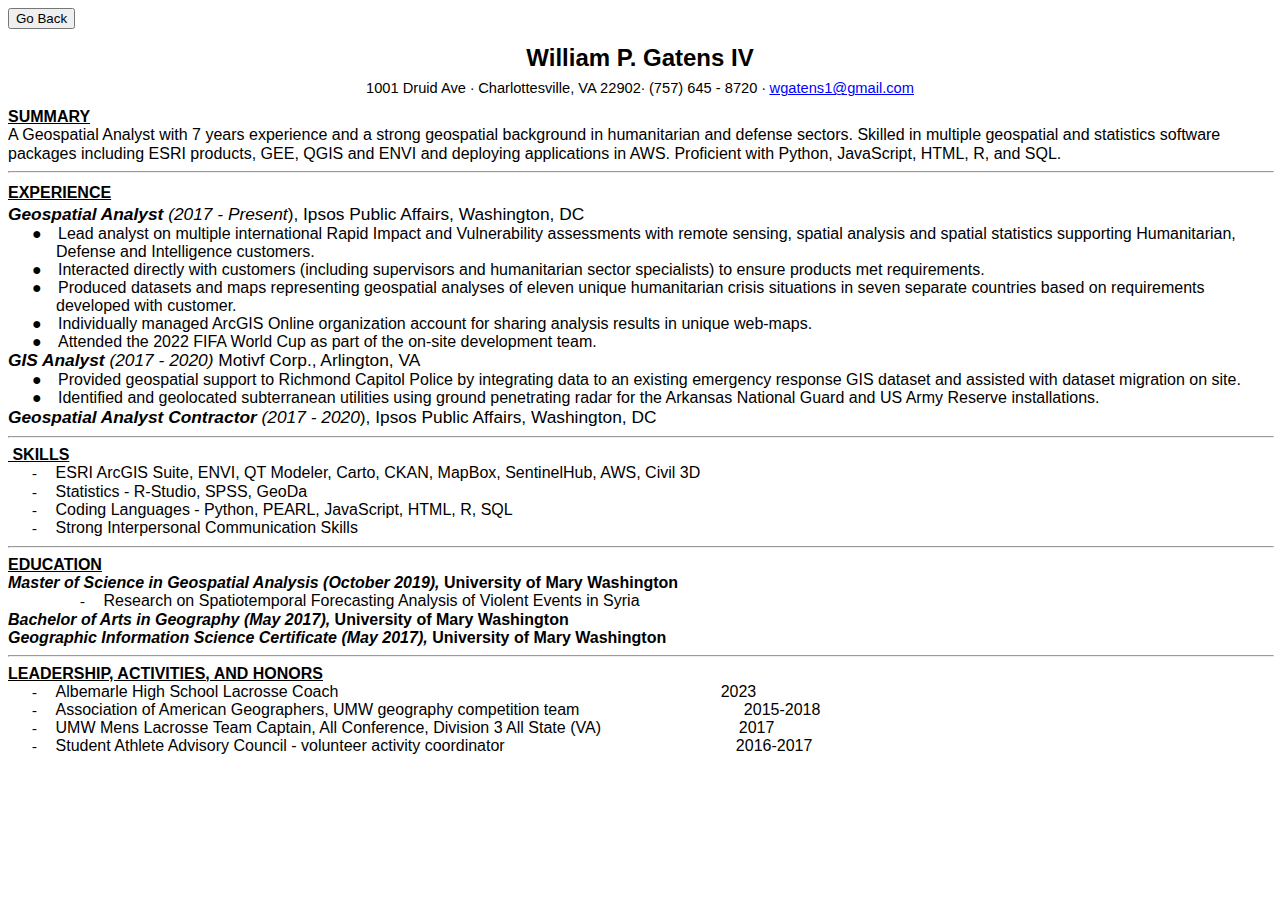
<file: pages/WilliamGatens_Resume2023.html>
<!-- saved from url=(0062)file:///C:/Users/wgate/Downloads/WilliamGatens_Resume2023.html -->
<html><head><meta http-equiv="Content-Type" content="text/html; charset=windows-1252">

<meta name="Generator" content="Microsoft Word 15 (filtered)">
<style>
<!--
 /* Font Definitions */
 @font-face
	{font-family:"Cambria Math";
	panose-1:2 4 5 3 5 4 6 3 2 4;}
@font-face
	{font-family:Calibri;
	panose-1:2 15 5 2 2 2 4 3 2 4;}
@font-face
	{font-family:"Arial Unicode MS";
	panose-1:2 11 6 4 2 2 2 2 2 4;}
@font-face
	{font-family:"Segoe UI";
	panose-1:2 11 5 2 4 2 4 2 2 3;}
@font-face
	{font-family:"Arial Narrow";
	panose-1:2 11 6 6 2 2 2 3 2 4;}
@font-face
	{font-family:"\@Arial Unicode MS";
	panose-1:2 11 6 4 2 2 2 2 2 4;}
 /* Style Definitions */
 p.MsoNormal, li.MsoNormal, div.MsoNormal
	{margin-top:0in;
	margin-right:0in;
	margin-bottom:8.0pt;
	margin-left:0in;
	line-height:107%;
	font-size:11.0pt;
	font-family:"Calibri",sans-serif;}
span.Hyperlink1
	{mso-style-name:Hyperlink1;
	color:blue;
	text-decoration:underline;}
.MsoChpDefault
	{font-family:"Calibri",sans-serif;}
.MsoPapDefault
	{margin-bottom:8.0pt;
	line-height:107%;}
 /* Page Definitions */
 @page WordSection1
	{size:8.5in 11.0in;
	margin:42.6pt .5in .5in .5in;}
div.WordSection1
	{page:WordSection1;}
 /* List Definitions */
 ol
	{margin-bottom:0in;}
ul
	{margin-bottom:0in;}
-->
</style>

</head>
  <header>
    <form>
      <input type="button" value="Go Back" onclick="history.back()">
    </form>
  </header>
<body lang="EN-US" link="#0563C1" vlink="#954F72" style="word-wrap:break-word">

<div class="WordSection1">

<p class="MsoNormal" align="center" style="margin-top:6.0pt;text-align:center"><b><span style="font-size:18.0pt;line-height:107%">William P. Gatens IV</span></b></p>

<p class="MsoNormal" align="center" style="text-align:center"><span style="font-family:&quot;Arial Unicode MS&quot;,sans-serif">1001 Druid Ave &#8729; Charlottesville,
VA 22902&#8729; (757) 645 - 8720 &#8729; </span><a href="mailto:wgatens1@gmail.com"><span class="Hyperlink1"><span style="font-family:
&quot;Arial Narrow&quot;,sans-serif">wgatens1@gmail.com</span></span></a></p>

<p class="MsoNormal" style="margin-bottom:0in;line-height:115%"><b><u><span style="font-size:12.0pt;line-height:115%;font-family:&quot;Arial Narrow&quot;,sans-serif;
color:black">SUMMARY</span></u></b></p>

<p class="MsoNormal" style="margin-bottom:0in;line-height:115%"><span style="font-size:12.0pt;line-height:115%;font-family:&quot;Arial Narrow&quot;,sans-serif;
color:black">A Geospatial Analyst with 7 years experience and a strong
geospatial background in humanitarian and defense sectors. Skilled in multiple
geospatial and statistics software packages including ESRI products, GEE, QGIS
and ENVI and deploying applications in AWS. Proficient with Python, JavaScript,
HTML, R, and SQL.</span></p>

<div class="MsoNormal" align="center" style="margin-bottom:0in;text-align:center;
line-height:115%"><span style="font-size:12.0pt;line-height:115%;font-family:
&quot;Arial Narrow&quot;,sans-serif;color:black">

<hr size="2" width="100%" align="center">

</span></div>

<p class="MsoNormal" style="margin-bottom:0in;line-height:150%"><b><u><span style="font-size:12.0pt;line-height:150%;font-family:&quot;Arial Narrow&quot;,sans-serif;
color:black">EXPERIENCE</span></u></b><span style="font-size:12.0pt;line-height:
150%;font-family:&quot;Arial Narrow&quot;,sans-serif;color:black">&nbsp;&nbsp;&nbsp;&nbsp;&nbsp;&nbsp;&nbsp;&nbsp;&nbsp;&nbsp;&nbsp;&nbsp;&nbsp; </span></p>

<p class="MsoNormal" style="margin-bottom:0in;line-height:115%"><b><i><span style="font-size:13.0pt;line-height:115%;font-family:&quot;Arial Narrow&quot;,sans-serif;
color:black">Geospatial Analyst </span></i></b><i><span style="font-size:13.0pt;
line-height:115%;font-family:&quot;Arial Narrow&quot;,sans-serif;color:black">(2017 -
Present</span></i><span style="font-size:13.0pt;line-height:115%;font-family:
&quot;Arial Narrow&quot;,sans-serif;color:black">), Ipsos Public Affairs, Washington, DC</span><i><span style="font-size:12.0pt;line-height:115%;font-family:&quot;Arial Narrow&quot;,sans-serif;
color:black">&nbsp;&nbsp;&nbsp;&nbsp;&nbsp;&nbsp;&nbsp;&nbsp;&nbsp;&nbsp;&nbsp;&nbsp;&nbsp;&nbsp;&nbsp;&nbsp;&nbsp;&nbsp;&nbsp;&nbsp;&nbsp;&nbsp;&nbsp;&nbsp;&nbsp;&nbsp;&nbsp;&nbsp;&nbsp;&nbsp;&nbsp;&nbsp;&nbsp;&nbsp;&nbsp;&nbsp;&nbsp;&nbsp;&nbsp;&nbsp;&nbsp;&nbsp;&nbsp;&nbsp;&nbsp;&nbsp;&nbsp;&nbsp;&nbsp;&nbsp;&nbsp;&nbsp;&nbsp;&nbsp;&nbsp;&nbsp;&nbsp; </span></i></p>

<p class="MsoNormal" style="margin-top:0in;margin-right:0in;margin-bottom:0in;
margin-left:.5in;text-indent:-.25in;line-height:normal"><span style="font-size:
12.0pt;font-family:&quot;Arial Narrow&quot;,sans-serif;color:black">&#9679;<span style="font:7.0pt &quot;Times New Roman&quot;">&nbsp;&nbsp;&nbsp;&nbsp;&nbsp;&nbsp; </span></span><span style="font-size:12.0pt;font-family:&quot;Arial Narrow&quot;,sans-serif;color:black">Lead
analyst on multiple international Rapid Impact and Vulnerability assessments
with remote sensing, spatial analysis and spatial statistics supporting
Humanitarian, Defense and Intelligence customers. </span></p>

<p class="MsoNormal" style="margin-top:0in;margin-right:0in;margin-bottom:0in;
margin-left:.5in;text-indent:-.25in;line-height:normal"><span style="font-size:
12.0pt;font-family:&quot;Arial Narrow&quot;,sans-serif;color:black">&#9679;<span style="font:7.0pt &quot;Times New Roman&quot;">&nbsp;&nbsp;&nbsp;&nbsp;&nbsp;&nbsp; </span></span><span style="font-size:12.0pt;font-family:&quot;Arial Narrow&quot;,sans-serif;color:black">Interacted
directly with customers (including supervisors and humanitarian sector
specialists) to ensure products met requirements. </span></p>

<p class="MsoNormal" style="margin-top:0in;margin-right:0in;margin-bottom:0in;
margin-left:.5in;text-indent:-.25in;line-height:normal"><span style="font-size:
12.0pt;font-family:&quot;Arial Narrow&quot;,sans-serif;color:black">&#9679;<span style="font:7.0pt &quot;Times New Roman&quot;">&nbsp;&nbsp;&nbsp;&nbsp;&nbsp;&nbsp; </span></span><span style="font-size:12.0pt;font-family:&quot;Arial Narrow&quot;,sans-serif;color:black">Produced
datasets and maps representing geospatial analyses of eleven unique
humanitarian crisis situations in seven separate countries based on
requirements developed with customer.</span></p>

<p class="MsoNormal" style="margin-top:0in;margin-right:0in;margin-bottom:0in;
margin-left:.5in;text-indent:-.25in;line-height:normal"><span style="font-size:
12.0pt;font-family:&quot;Arial Narrow&quot;,sans-serif;color:black">&#9679;<span style="font:7.0pt &quot;Times New Roman&quot;">&nbsp;&nbsp;&nbsp;&nbsp;&nbsp;&nbsp; </span></span><span style="font-size:12.0pt;font-family:&quot;Arial Narrow&quot;,sans-serif;color:black">Individually
managed ArcGIS Online organization account for sharing analysis results in
unique web-maps.</span></p>

<p class="MsoNormal" style="margin-top:0in;margin-right:0in;margin-bottom:0in;
margin-left:.5in;text-indent:-.25in;line-height:normal"><span style="font-size:
12.0pt;font-family:&quot;Arial Narrow&quot;,sans-serif;color:black">&#9679;<span style="font:7.0pt &quot;Times New Roman&quot;">&nbsp;&nbsp;&nbsp;&nbsp;&nbsp;&nbsp; </span></span><span style="font-size:12.0pt;font-family:&quot;Arial Narrow&quot;,sans-serif;color:black">Attended
the 2022 FIFA World Cup as part of the on-site development team.</span><i><span style="font-size:12.0pt;font-family:&quot;Arial Narrow&quot;,sans-serif;color:black">&nbsp;&nbsp;&nbsp;&nbsp;&nbsp;&nbsp;&nbsp;&nbsp; </span></i></p>

<p class="MsoNormal" style="margin-bottom:0in;line-height:115%"><b><i><span style="font-size:13.0pt;line-height:115%;font-family:&quot;Arial Narrow&quot;,sans-serif;
color:black">GIS Analyst </span></i></b><i><span style="font-size:13.0pt;
line-height:115%;font-family:&quot;Arial Narrow&quot;,sans-serif;color:black">(2017 - 2020)</span></i><span style="font-size:13.0pt;line-height:115%;font-family:&quot;Arial Narrow&quot;,sans-serif;
color:black"> Motivf Corp., Arlington, VA</span></p>

<p class="MsoNormal" style="margin-top:0in;margin-right:0in;margin-bottom:0in;
margin-left:.5in;text-indent:-.25in;line-height:normal"><span style="font-size:
12.0pt;font-family:&quot;Arial Narrow&quot;,sans-serif;color:black">&#9679;<span style="font:7.0pt &quot;Times New Roman&quot;">&nbsp;&nbsp;&nbsp;&nbsp;&nbsp;&nbsp; </span></span><span style="font-size:12.0pt;font-family:&quot;Arial Narrow&quot;,sans-serif;color:black">Provided
geospatial support to Richmond Capitol Police by integrating data to an
existing emergency response GIS dataset and assisted with dataset migration on
site.</span></p>

<p class="MsoNormal" style="margin-top:0in;margin-right:0in;margin-bottom:0in;
margin-left:.5in;text-indent:-.25in;line-height:normal"><span style="font-size:
12.0pt;font-family:&quot;Arial Narrow&quot;,sans-serif;color:black">&#9679;<span style="font:7.0pt &quot;Times New Roman&quot;">&nbsp;&nbsp;&nbsp;&nbsp;&nbsp;&nbsp; </span></span><span style="font-size:12.0pt;font-family:&quot;Arial Narrow&quot;,sans-serif;color:black">Identified
and geolocated subterranean utilities using ground penetrating radar for the
Arkansas National Guard and US Army Reserve installations.</span></p>

<p class="MsoNormal" style="margin-bottom:0in;margin-bottom:0in;margin-top:0in;
line-height:normal"><b><i><span style="font-size:13.0pt;font-family:&quot;Arial Narrow&quot;,sans-serif;
color:black">Geospatial Analyst Contractor </span></i></b><i><span style="font-size:13.0pt;font-family:&quot;Arial Narrow&quot;,sans-serif;color:black">(2017
- 2020</span></i><span style="font-size:13.0pt;font-family:&quot;Arial Narrow&quot;,sans-serif;
color:black">), Ipsos Public Affairs, Washington, DC</span></p>

<div class="MsoNormal" align="center" style="margin-bottom:0in;text-align:center;
line-height:115%"><span style="font-size:12.0pt;line-height:115%;font-family:
&quot;Arial Narrow&quot;,sans-serif;color:black">

<hr size="2" width="100%" align="center">

</span></div>

<p class="MsoNormal" style="margin-bottom:0in;line-height:115%"><b><u><span style="font-size:12.0pt;line-height:115%;font-family:&quot;Arial Narrow&quot;,sans-serif;
color:black">&nbsp;SKILLS</span></u></b></p>

<p class="MsoNormal" style="margin-top:0in;margin-right:0in;margin-bottom:0in;
margin-left:.5in;text-indent:-.25in;line-height:115%"><span style="line-height:
115%;font-family:Symbol;color:black">-<span style="font:7.0pt &quot;Times New Roman&quot;">&nbsp;&nbsp;&nbsp;&nbsp;&nbsp;&nbsp;&nbsp;
</span></span><span style="font-size:12.0pt;line-height:115%;font-family:&quot;Arial Narrow&quot;,sans-serif;
color:black">ESRI ArcGIS Suite, ENVI, QT Modeler, Carto, CKAN, MapBox,
SentinelHub, AWS, Civil 3D</span></p>

<p class="MsoNormal" style="margin-top:0in;margin-right:0in;margin-bottom:0in;
margin-left:.5in;text-indent:-.25in;line-height:115%"><span style="line-height:
115%;font-family:Symbol;color:black">-<span style="font:7.0pt &quot;Times New Roman&quot;">&nbsp;&nbsp;&nbsp;&nbsp;&nbsp;&nbsp;&nbsp;
</span></span><span style="font-size:12.0pt;line-height:115%;font-family:&quot;Arial Narrow&quot;,sans-serif;
color:black">Statistics - R-Studio, SPSS, GeoDa</span></p>

<p class="MsoNormal" style="margin-top:0in;margin-right:0in;margin-bottom:0in;
margin-left:.5in;text-indent:-.25in;line-height:115%"><span style="line-height:
115%;font-family:Symbol;color:black">-<span style="font:7.0pt &quot;Times New Roman&quot;">&nbsp;&nbsp;&nbsp;&nbsp;&nbsp;&nbsp;&nbsp;
</span></span><span style="font-size:12.0pt;line-height:115%;font-family:&quot;Arial Narrow&quot;,sans-serif;
color:black">Coding Languages - Python, PEARL, JavaScript, HTML, R, SQL</span></p>

<p class="MsoNormal" style="margin-top:0in;margin-right:0in;margin-bottom:0in;
margin-left:.5in;text-indent:-.25in;line-height:115%"><span style="line-height:
115%;font-family:Symbol;color:black">-<span style="font:7.0pt &quot;Times New Roman&quot;">&nbsp;&nbsp;&nbsp;&nbsp;&nbsp;&nbsp;&nbsp;
</span></span><span style="font-size:12.0pt;line-height:115%;font-family:&quot;Arial Narrow&quot;,sans-serif;
color:black">Strong Interpersonal Communication Skills</span></p>

<div class="MsoNormal" align="center" style="margin-bottom:0in;text-align:center;
line-height:115%"><span style="font-size:12.0pt;line-height:115%;font-family:
&quot;Arial Narrow&quot;,sans-serif;color:black">

<hr size="2" width="100%" align="center">

</span></div>

<p class="MsoNormal" style="margin-bottom:0in;line-height:115%"><b><u><span style="font-size:12.0pt;line-height:115%;font-family:&quot;Arial Narrow&quot;,sans-serif;
color:black">EDUCATION</span></u></b><span style="font-size:12.0pt;line-height:
115%;font-family:&quot;Arial Narrow&quot;,sans-serif;color:black"> </span></p>

<p class="MsoNormal" style="margin-bottom:0in;margin-bottom:0in;margin-top:0in;
line-height:normal"><a name="_Hlk33272294"><b><i><span style="font-size:12.0pt;
font-family:&quot;Arial Narrow&quot;,sans-serif;color:black">Master of Science in Geospatial
Analysis (October 2019), </span></i></b></a><b><span style="font-size:12.0pt;
font-family:&quot;Arial Narrow&quot;,sans-serif;color:black">University of Mary
Washington</span></b><i><span style="font-size:12.0pt;font-family:&quot;Arial Narrow&quot;,sans-serif;
color:black">&nbsp;&nbsp;&nbsp;&nbsp;&nbsp;&nbsp;&nbsp;&nbsp;&nbsp;&nbsp;&nbsp;&nbsp;&nbsp;&nbsp;&nbsp;&nbsp;&nbsp;&nbsp;&nbsp;&nbsp;&nbsp;&nbsp;&nbsp;&nbsp;&nbsp;&nbsp;&nbsp;&nbsp;&nbsp;&nbsp;&nbsp;&nbsp;&nbsp;&nbsp;&nbsp;&nbsp;&nbsp;&nbsp;&nbsp; </span></i></p>

<p class="MsoNormal" style="margin-top:0in;margin-right:0in;margin-bottom:0in;
margin-left:.5in;text-indent:.25in;line-height:115%"><span style="line-height:
115%;font-family:Symbol;color:black">-<span style="font:7.0pt &quot;Times New Roman&quot;">&nbsp;&nbsp;&nbsp;&nbsp;&nbsp;&nbsp;&nbsp;
</span></span><span style="font-size:12.0pt;line-height:115%;font-family:&quot;Arial Narrow&quot;,sans-serif;
color:black">Research on Spatiotemporal Forecasting Analysis of Violent Events
in Syria</span></p>

<p class="MsoNormal" style="margin-bottom:0in;line-height:normal;page-break-after:
avoid"><b><i><span style="font-size:12.0pt;font-family:&quot;Arial Narrow&quot;,sans-serif;
color:black">Bachelor of Arts in Geography (May 2017), </span></i></b><b><span style="font-size:12.0pt;font-family:&quot;Arial Narrow&quot;,sans-serif;color:black">University
of Mary Washington</span></b></p>

<p class="MsoNormal" style="margin-bottom:0in;line-height:normal;page-break-after:
avoid"><b><i><span style="font-size:12.0pt;font-family:&quot;Arial Narrow&quot;,sans-serif;
color:black">Geographic Information Science Certificate (May 2017), </span></i></b><b><span style="font-size:12.0pt;font-family:&quot;Arial Narrow&quot;,sans-serif;color:black">University
of Mary Washington</span></b></p>

<div class="MsoNormal" align="center" style="margin-bottom:0in;text-align:center;
line-height:normal"><span style="font-size:12.0pt;font-family:&quot;Arial Narrow&quot;,sans-serif;
color:black">

<hr size="2" width="100%" align="center">

</span></div>

<p class="MsoNormal" style="margin-bottom:0in;line-height:115%"><a name="_jnstawxui10m"></a><a name="_emy6zihtfv4i"></a><a name="_7mdp91g7kydz"></a><b><u><span style="font-size:12.0pt;line-height:115%;font-family:&quot;Arial Narrow&quot;,sans-serif;
color:black">LEADERSHIP, ACTIVITIES, AND HONORS</span></u></b></p>

<p class="MsoNormal" style="margin-top:0in;margin-right:0in;margin-bottom:0in;
margin-left:.5in;text-indent:-.25in;line-height:normal"><span style="font-family:
Symbol;color:black">-<span style="font:7.0pt &quot;Times New Roman&quot;">&nbsp;&nbsp;&nbsp;&nbsp;&nbsp;&nbsp;&nbsp;
</span></span><span style="font-size:12.0pt;font-family:&quot;Arial Narrow&quot;,sans-serif;
color:black">Albemarle High School Lacrosse Coach&nbsp;&nbsp;&nbsp;&nbsp;&nbsp;&nbsp;&nbsp;&nbsp;&nbsp;&nbsp;&nbsp;&nbsp;&nbsp;&nbsp;&nbsp;&nbsp;&nbsp;&nbsp;&nbsp;&nbsp;&nbsp;&nbsp;&nbsp;&nbsp;&nbsp;&nbsp;&nbsp;&nbsp;&nbsp;&nbsp;&nbsp;&nbsp;&nbsp;&nbsp;&nbsp;&nbsp;&nbsp; &nbsp;&nbsp;&nbsp;&nbsp;&nbsp;&nbsp;&nbsp;&nbsp;&nbsp;&nbsp;&nbsp;&nbsp;&nbsp;&nbsp;&nbsp;&nbsp;&nbsp;&nbsp;&nbsp;&nbsp;&nbsp;&nbsp;&nbsp;&nbsp;&nbsp;&nbsp;&nbsp;&nbsp;&nbsp;&nbsp;&nbsp;&nbsp;&nbsp;&nbsp;&nbsp;&nbsp;&nbsp;&nbsp;&nbsp;&nbsp;&nbsp;&nbsp;&nbsp;&nbsp;&nbsp;&nbsp;&nbsp; 2023</span></p>

<p class="MsoNormal" style="margin-top:0in;margin-right:0in;margin-bottom:0in;
margin-left:.5in;text-indent:-.25in;line-height:normal"><span style="font-family:
Symbol;color:black">-<span style="font:7.0pt &quot;Times New Roman&quot;">&nbsp;&nbsp;&nbsp;&nbsp;&nbsp;&nbsp;&nbsp;
</span></span><span style="font-size:12.0pt;font-family:&quot;Arial Narrow&quot;,sans-serif;
color:black">Association of American Geographers, UMW geography competition
team&nbsp;&nbsp;&nbsp;&nbsp;&nbsp;&nbsp;&nbsp;&nbsp;&nbsp;&nbsp;&nbsp;&nbsp;&nbsp;&nbsp;&nbsp;&nbsp;&nbsp;&nbsp;&nbsp;&nbsp;&nbsp;&nbsp;&nbsp;&nbsp;&nbsp;&nbsp;&nbsp;&nbsp;&nbsp;&nbsp;&nbsp;&nbsp;&nbsp;&nbsp;&nbsp;&nbsp; 2015-2018</span></p>

<p class="MsoNormal" style="margin-top:0in;margin-right:0in;margin-bottom:0in;
margin-left:.5in;text-indent:-.25in;line-height:normal"><span style="font-family:
Symbol;color:black">-<span style="font:7.0pt &quot;Times New Roman&quot;">&nbsp;&nbsp;&nbsp;&nbsp;&nbsp;&nbsp;&nbsp;
</span></span><span style="font-size:12.0pt;font-family:&quot;Arial Narrow&quot;,sans-serif;
color:black">UMW Mens Lacrosse Team Captain, All Conference, Division 3 All
State (VA)&nbsp;&nbsp;&nbsp;&nbsp;&nbsp;&nbsp;&nbsp;&nbsp;&nbsp;&nbsp;&nbsp;&nbsp;&nbsp;&nbsp;&nbsp;&nbsp;&nbsp;&nbsp;&nbsp;&nbsp;&nbsp;&nbsp;&nbsp;&nbsp;&nbsp;&nbsp;&nbsp;&nbsp;&nbsp;&nbsp; 2017</span></p>

<p class="MsoNormal" style="margin-top:0in;margin-right:0in;margin-bottom:0in;
margin-left:.5in;text-indent:-.25in;line-height:normal"><span style="font-family:
Symbol;color:black">-<span style="font:7.0pt &quot;Times New Roman&quot;">&nbsp;&nbsp;&nbsp;&nbsp;&nbsp;&nbsp;&nbsp;
</span></span><span style="font-size:12.0pt;font-family:&quot;Arial Narrow&quot;,sans-serif;
color:black">Student Athlete Advisory Council - volunteer activity coordinator &nbsp;&nbsp;&nbsp;&nbsp;&nbsp;&nbsp;&nbsp;&nbsp;&nbsp;&nbsp;&nbsp;&nbsp;&nbsp;&nbsp;&nbsp;&nbsp;&nbsp;&nbsp;&nbsp;&nbsp;&nbsp;&nbsp;&nbsp;&nbsp;&nbsp;&nbsp;&nbsp;&nbsp;&nbsp;&nbsp;&nbsp;&nbsp;&nbsp;&nbsp;&nbsp;&nbsp;&nbsp;&nbsp;&nbsp;&nbsp;&nbsp;&nbsp;&nbsp;&nbsp;&nbsp;&nbsp;&nbsp;&nbsp;&nbsp;&nbsp; 2016-2017</span></p>

</div>




</body></html>
</file>
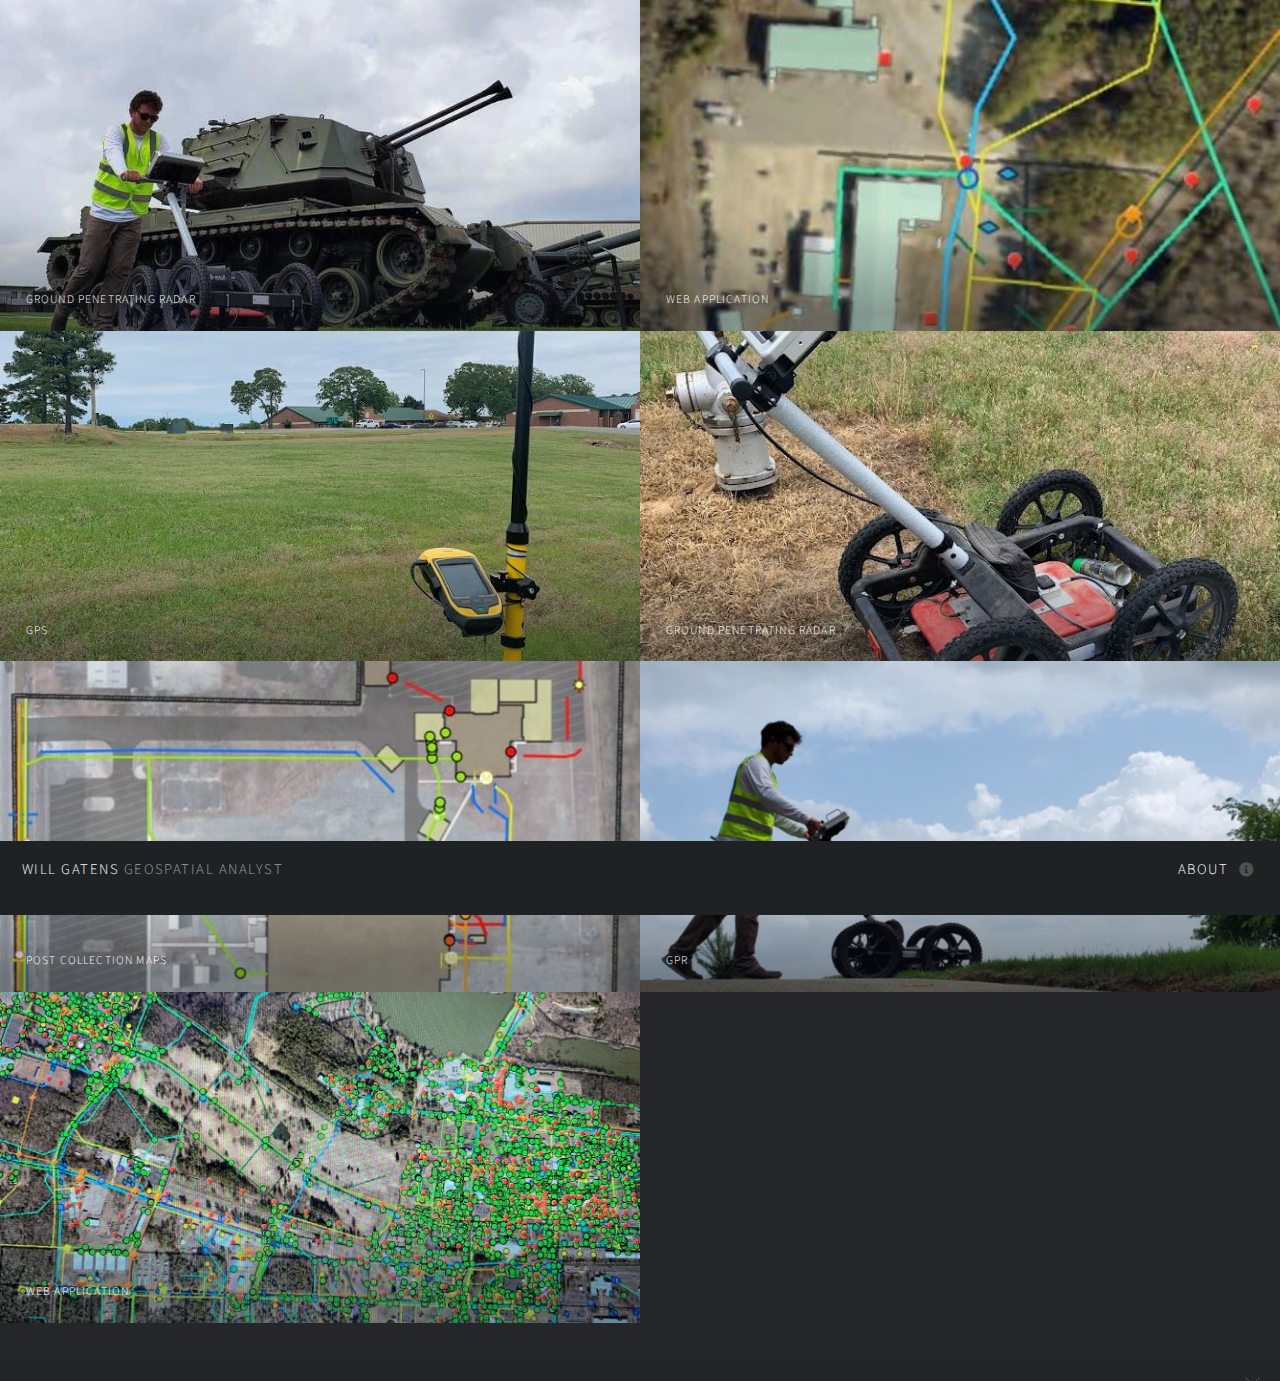
<file: pages/Arkansas/Arkansas.html>
<!DOCTYPE HTML>
<!--
	Multiverse by HTML5 UP
	html5up.net | @ajlkn
	Free for personal and commercial use under the CCA 3.0 license (html5up.net/license)
-->
<html>
	<head>
		<title>Utility Collection</title>
		<meta charset="utf-8" />
		<meta name="viewport" content="width=device-width, initial-scale=1, user-scalable=no" />
		<link rel="stylesheet" href="assets/css/main.css" />
		<noscript><link rel="stylesheet" href="assets/css/noscript.css" /></noscript>
	</head>
	<body class="is-preload">

		<!-- Wrapper -->
			<div id="wrapper">

				<!-- Header -->
					<header id="header">
						<h1><a href="index.html"><strong>Will Gatens</strong> Geospatial Analyst</a></h1>
						<nav>
							<ul>
								<li><a href="#footer" class="icon solid fa-info-circle">About</a></li>
							</ul>
						</nav>
					</header>

				<!-- Main -->
					<div id="main">
						<article class="thumb">
							<a href="images/fulls/01.jpg" class="image"><img src="images/fulls/01.jpg" alt="" /></a>
							<h2>Ground Penetrating Radar</h2>
							<p>With Tank</p>
						</article>
						<article class="thumb">
							<a href="images/fulls/02.jpg" class="image"><img src="images/fulls/02.jpg" alt="" /></a>
							<h2>Web Application</h2>
							<p>Personally developed and managed throughout project</p>
						</article>
						<article class="thumb">
							<a href="images/fulls/03.jpg" class="image"><img src="images/fulls/03.jpg" alt="" /></a>
							<h2>GPS</h2>
							<p>Collection scenery</p>
						</article>
						<article class="thumb">
							<a href="images/fulls/04.jpg" class="image"><img src="images/fulls/04.jpg" alt="" /></a>
							<h2>Ground Penetrating Radar</h2>

						</article>
						<article class="thumb">
							<a href="images/fulls/05.jpg" class="image"><img src="images/fulls/05.jpg" alt="" /></a>
							<h2>Post Collection Maps</h2>
						</article>
						<article class="thumb">
							<a href="images/fulls/06.jpg" class="image"><img src="images/fulls/06.jpg" alt="" /></a>
							<h2>GPR</h2>
						</article>
						<article class="thumb">
							<a href="images/fulls/07.jpg" class="image"><img src="images/fulls/07.jpg" alt="" /></a>
							<h2>Web Application</h2>
							<p>Final GPS Web Application in 1/6 of AOI</p>
						</article>

					</div>

				<!-- Footer -->
					<footer id="footer" class="panel">
						<div class="inner split">
							<div>
								<section>
									<h2>Arkansas Utility Identification and Collection</h2>
									<p>Images and maps from my GPS/GPR utility collector with the National Guard</p>
								</section>


							</div>
							<div>
								<section>
									<h2>Get in touch</h2>
									<form method="post" action="#">
										<div class="fields">
											<div class="field half">
												<input type="text" name="name" id="name" placeholder="Name" />
											</div>
											<div class="field half">
												<input type="text" name="email" id="email" placeholder="Email" />
											</div>
											<div class="field">
												<textarea name="message" id="message" rows="4" placeholder="Message"></textarea>
											</div>
										</div>
										<ul class="actions">
											<li><input type="submit" value="Send" class="primary" /></li>
											<li><input type="reset" value="Reset" /></li>
										</ul>
									</form>
								</section>
							</div>
						</div>
					</footer>

			</div>

		<!-- Scripts -->
			<script src="assets/js/jquery.min.js"></script>
			<script src="assets/js/jquery.poptrox.min.js"></script>
			<script src="assets/js/browser.min.js"></script>
			<script src="assets/js/breakpoints.min.js"></script>
			<script src="assets/js/util.js"></script>
			<script src="assets/js/main.js"></script>

	</body>
</html>
</file>
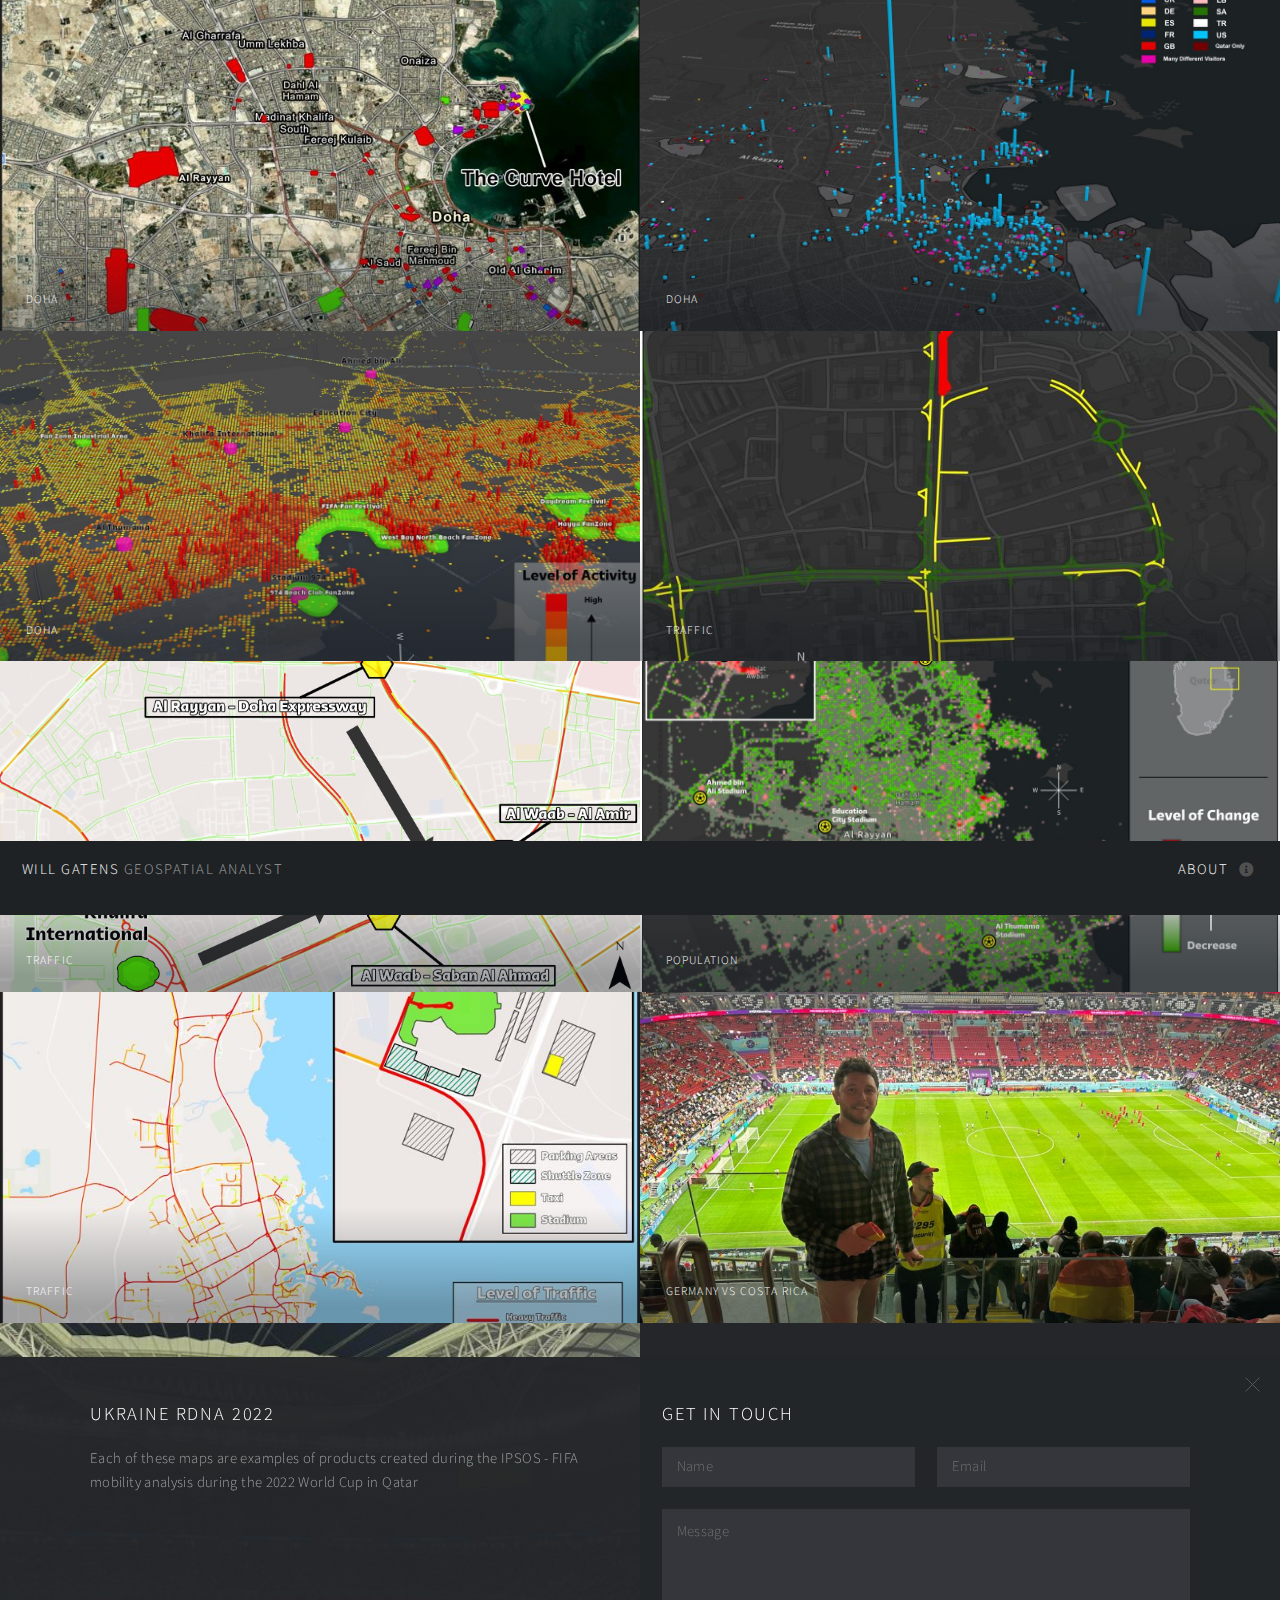
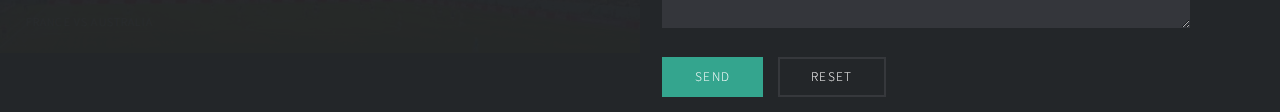
<file: pages/FIFA/FIFA.html>
<!DOCTYPE HTML>
<!--
	Multiverse by HTML5 UP
	html5up.net | @ajlkn
	Free for personal and commercial use under the CCA 3.0 license (html5up.net/license)
-->
<html>
	<head>
		<title>Ukraine Assessment</title>
		<meta charset="utf-8" />
		<meta name="viewport" content="width=device-width, initial-scale=1, user-scalable=no" />
		<link rel="stylesheet" href="assets/css/main.css" />
		<noscript><link rel="stylesheet" href="assets/css/noscript.css" /></noscript>
	</head>
	<body class="is-preload">

		<!-- Wrapper -->
			<div id="wrapper">

				<!-- Header -->
					<header id="header">
						<h1><a href="javascript:window.history.back()"><strong>Will Gatens</strong> Geospatial Analyst</a></h1>
						<nav>
							<ul>
								<li><a href="#footer" class="icon solid fa-info-circle">About</a></li>
							</ul>
						</nav>
					</header>

				<!-- Main -->
					<div id="main">
						<article class="thumb">
							<a href="images/fulls/01.jpg" class="image"><img src="images/fulls/01.jpg" alt="" /></a>
							<h2>Doha</h2>
							<p>Facility level visitors</p>
						</article>
						<article class="thumb">
							<a href="images/fulls/02.jpg" class="image"><img src="images/fulls/02.jpg" alt="" /></a>
							<h2>Doha</h2>
							<p>Facility level visitors by country of origin</p>
						</article>
						<article class="thumb">
							<a href="images/fulls/03.jpg" class="image"><img src="images/fulls/03.jpg" alt="" /></a>
							<h2>Doha</h2>
							<p>FIFA related event visitor volumes</p>
						</article>
						<article class="thumb">
							<a href="images/fulls/04.jpg" class="image"><img src="images/fulls/04.jpg" alt="" /></a>
							<h2>Traffic</h2>
							<p>Alert System - Specific Area Traffic Condition</p>
						</article>
						<article class="thumb">
							<a href="images/fulls/05.jpg" class="image"><img src="images/fulls/05.jpg" alt="" /></a>
							<h2>Traffic</h2>
							<p>Alert System - Specific Area Traffic Condition</p>
						</article>
						<article class="thumb">
							<a href="images/fulls/06.jpg" class="image"><img src="images/fulls/06.jpg" alt="" /></a>
							<h2>Population</h2>
							<p>Population Daily Change</p>
						</article>
						<article class="thumb">
							<a href="images/fulls/07.jpg" class="image"><img src="images/fulls/07.jpg" alt="" /></a>
							<h2>Traffic</h2>
							<p>Daily Taffic Report (Large)</p>
						</article>
						<article class="thumb">
							<a href="images/fulls/08.jpg" class="image"><img src="images/fulls/08.jpg" alt="" /></a>
							<h2>Germany vs Costa Rica</h2>
						</article>
						<article class="thumb">
							<a href="images/fulls/09.jpg" class="image"><img src="images/fulls/09.jpg" alt="" /></a>
							<h2>France vs Australia</h2>
						</article>

					</div>

				<!-- Footer -->
					<footer id="footer" class="panel">
						<div class="inner split">
							<div>
								<section>
									<h2>Ukraine RDNA 2022</h2>
									<p>Each of these maps are examples of products created during the IPSOS - FIFA mobility analysis during the 2022 World Cup in Qatar</p>
								</section>


							</div>
							<div>
								<section>
									<h2>Get in touch</h2>
									<form method="post" action="#">
										<div class="fields">
											<div class="field half">
												<input type="text" name="name" id="name" placeholder="Name" />
											</div>
											<div class="field half">
												<input type="text" name="email" id="email" placeholder="Email" />
											</div>
											<div class="field">
												<textarea name="message" id="message" rows="4" placeholder="Message"></textarea>
											</div>
										</div>
										<ul class="actions">
											<li><input type="submit" value="Send" class="primary" /></li>
											<li><input type="reset" value="Reset" /></li>
										</ul>
									</form>
								</section>
							</div>
						</div>
					</footer>

			</div>

		<!-- Scripts -->
			<script src="assets/js/jquery.min.js"></script>
			<script src="assets/js/jquery.poptrox.min.js"></script>
			<script src="assets/js/browser.min.js"></script>
			<script src="assets/js/breakpoints.min.js"></script>
			<script src="assets/js/util.js"></script>
			<script src="assets/js/main.js"></script>

	</body>
</html>
</file>
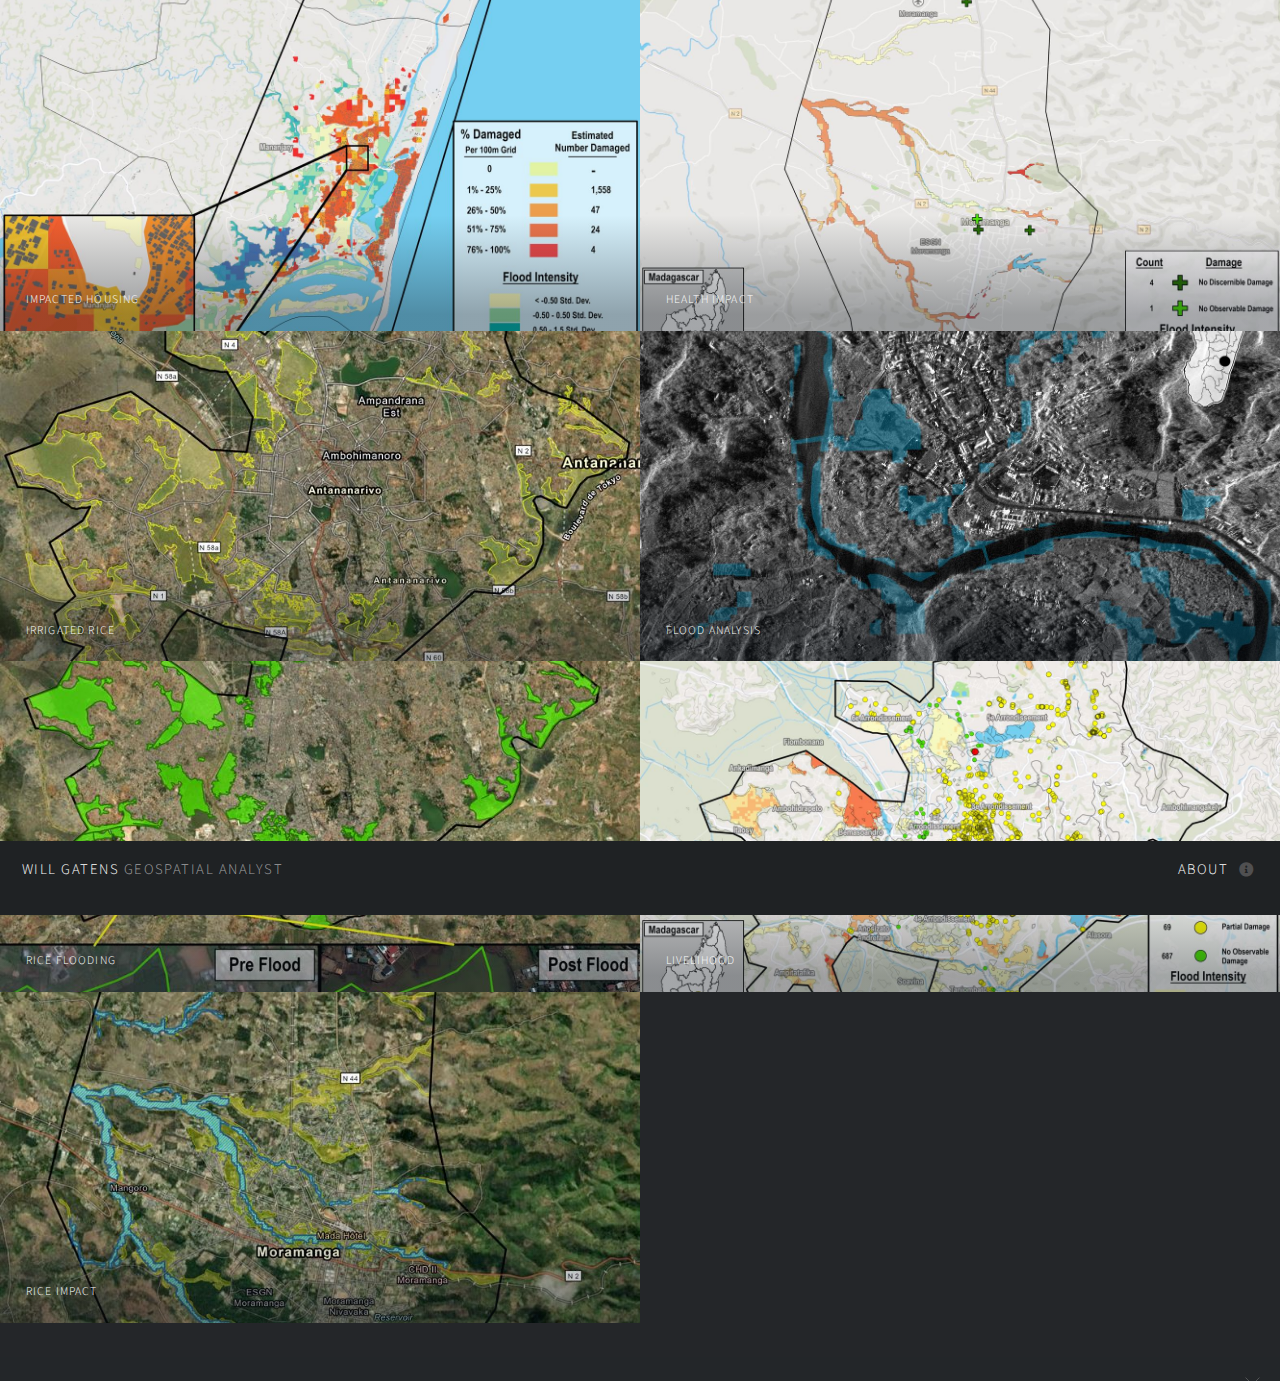
<file: pages/Madagascar/Madagascar.html>
<!DOCTYPE HTML>
<!--
	Multiverse by HTML5 UP
	html5up.net | @ajlkn
	Free for personal and commercial use under the CCA 3.0 license (html5up.net/license)
-->
<html>
	<head>
		<title>Utility Collection</title>
		<meta charset="utf-8" />
		<meta name="viewport" content="width=device-width, initial-scale=1, user-scalable=no" />
		<link rel="stylesheet" href="assets/css/main.css" />
		<noscript><link rel="stylesheet" href="assets/css/noscript.css" /></noscript>
	</head>
	<body class="is-preload">

		<!-- Wrapper -->
			<div id="wrapper">

				<!-- Header -->
					<header id="header">
						<h1><a href="javascript:window.history.back()"><strong>Will Gatens</strong> Geospatial Analyst</a></h1>
						
						<nav>
							<ul>
								<li><a href="#footer" class="icon solid fa-info-circle">About</a></li>
							</ul>
						</nav>
					</header>

				<!-- Main -->
					<div id="main">
						<article class="thumb">
							<a href="images/fulls/01.jpg" class="image"><img src="images/fulls/01.jpg" alt="" /></a>
							<h2>Impacted Housing</h2>
							<p>Housing Impact and flood intensity displayed in a grid based format</p>
						</article>
						<article class="thumb">
							<a href="images/fulls/02.jpg" class="image"><img src="images/fulls/02.jpg" alt="" /></a>
							<h2>Health Impact</h2>
							<p>Smaller, rural settlement health impact and flooding intensity</p>
						</article>
						<article class="thumb">
							<a href="images/fulls/03.jpg" class="image"><img src="images/fulls/03.jpg" alt="" /></a>
							<h2>Irrigated Rice</h2>
							<p>Irrigated Rice segmentation from Imagery/SAR Analysis</p>
						</article>
						<article class="thumb">
							<a href="images/fulls/04.jpg" class="image"><img src="images/fulls/04.jpg" alt="" /></a>
							<h2>Flood Analysis</h2>
							<p>Result of SAR based flood intensity analysis in small, rural settlement</p>
						</article>
						<article class="thumb">
							<a href="images/fulls/05.jpg" class="image"><img src="images/fulls/05.jpg" alt="" /></a>
							<h2>Rice Flooding</h2>
							<p>Example of flooded rice identified from high resolution, post flood imagery</p>
						</article>
						<article class="thumb">
							<a href="images/fulls/06.jpg" class="image"><img src="images/fulls/06.jpg" alt="" /></a>
							<h2>Livelihood</h2>
							<p>Example deliverable for "livelihood" assessments of facilities in Antanarivo</p>
						</article>
						<article class="thumb">
							<a href="images/fulls/07.jpg" class="image"><img src="images/fulls/07.jpg" alt="" /></a>
							<h2>Rice Impact</h2>
							<p>Flood extent and irrigated rice impacted area derived from SAR and high resolution imagery</p>
						</article>

					</div>

				<!-- Footer -->
					<footer id="footer" class="panel">
						<div class="inner split">
							<div>
								<section>
									<h2>Madagascar RDNA 2023</h2>
									<p>Each of these maps are examples of products created during the IPSOS - World Bank Rapid Damage and Needs Assessment of Madagascar in 2022</p>
								</section>


							</div>
							<div>
								<section>
									<h2>Get in touch</h2>
									<form method="post" action="#">
										<div class="fields">
											<div class="field half">
												<input type="text" name="name" id="name" placeholder="Name" />
											</div>
											<div class="field half">
												<input type="text" name="email" id="email" placeholder="Email" />
											</div>
											<div class="field">
												<textarea name="message" id="message" rows="4" placeholder="Message"></textarea>
											</div>
										</div>
										<ul class="actions">
											<li><input type="submit" value="Send" class="primary" /></li>
											<li><input type="reset" value="Reset" /></li>
										</ul>
									</form>
								</section>
							</div>
						</div>
					</footer>

			</div>

		<!-- Scripts -->
			<script src="assets/js/jquery.min.js"></script>
			<script src="assets/js/jquery.poptrox.min.js"></script>
			<script src="assets/js/browser.min.js"></script>
			<script src="assets/js/breakpoints.min.js"></script>
			<script src="assets/js/util.js"></script>
			<script src="assets/js/main.js"></script>

	</body>
</html>
</file>
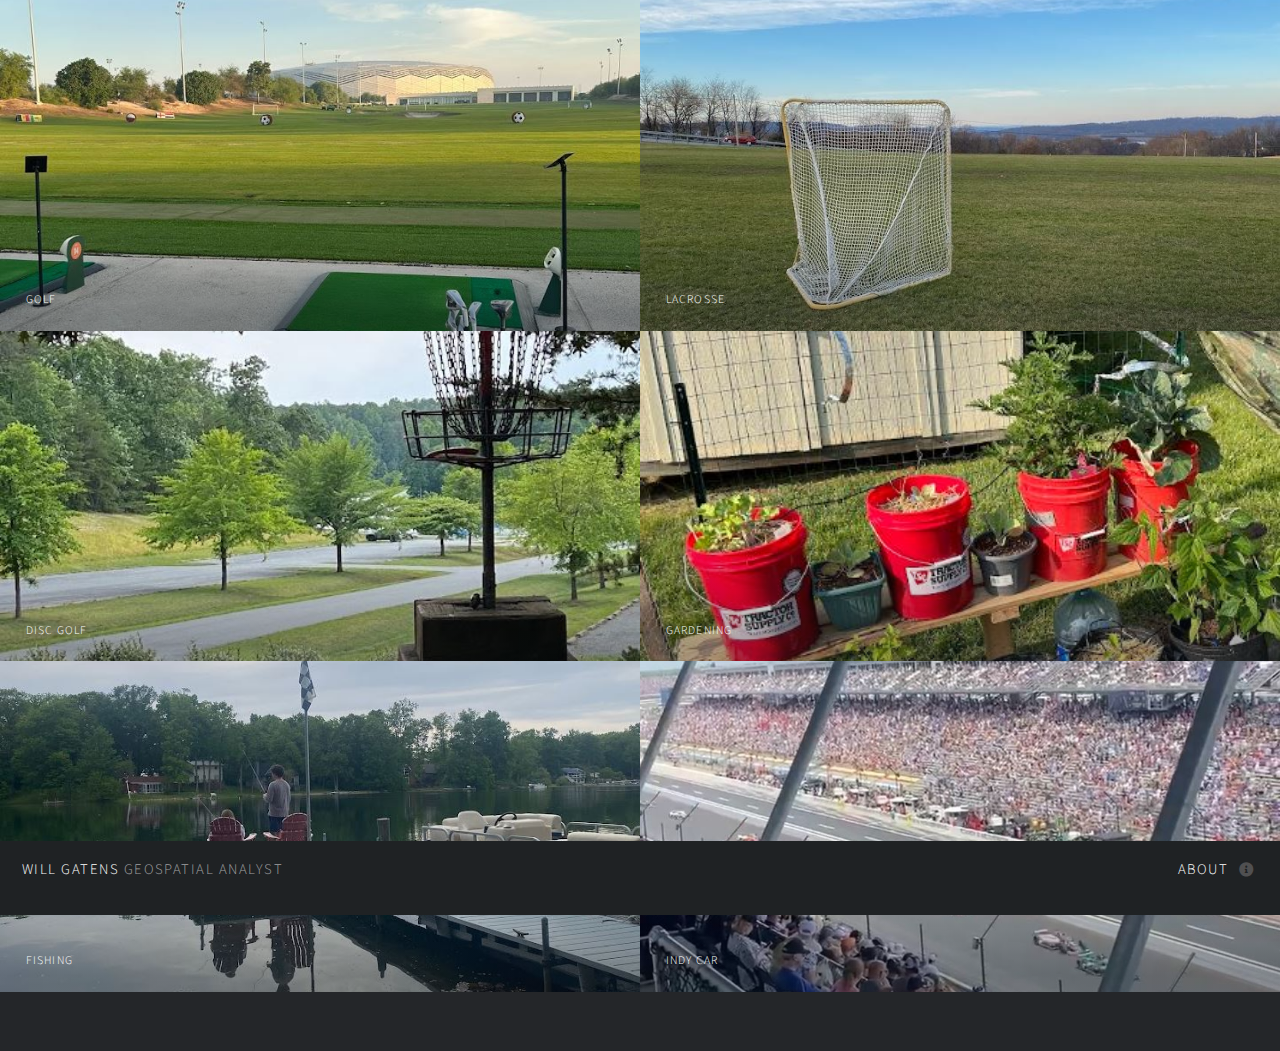
<file: pages/More/More.html>
<!DOCTYPE HTML>
<!--
	Multiverse by HTML5 UP
	html5up.net | @ajlkn
	Free for personal and commercial use under the CCA 3.0 license (html5up.net/license)
-->
<html>
	<head>
		<title>Utility Collection</title>
		<meta charset="utf-8" />
		<meta name="viewport" content="width=device-width, initial-scale=1, user-scalable=no" />
		<link rel="stylesheet" href="assets/css/main.css" />
		<noscript><link rel="stylesheet" href="assets/css/noscript.css" /></noscript>
	</head>
	<body class="is-preload">

		<!-- Wrapper -->
			<div id="wrapper">

				<!-- Header -->
					<header id="header">
						<h1><a href="index.html"><strong>Will Gatens</strong> Geospatial Analyst</a></h1>
						<nav>
							<ul>
								<li><a href="#footer" class="icon solid fa-info-circle">About</a></li>
							</ul>
						</nav>
					</header>

				<!-- Main -->
					<div id="main">
						<article class="thumb">
							<a href="images/fulls/01.jpg" class="image"><img src="images/fulls/01.jpg" alt="" /></a>
							<h2>Golf</h2>
						</article>
						<article class="thumb">
							<a href="images/fulls/02.jpg" class="image"><img src="images/fulls/02.jpg" alt="" /></a>
							<h2>Lacrosse</h2>
						</article>
						<article class="thumb">
							<a href="images/fulls/03.jpg" class="image"><img src="images/fulls/03.jpg" alt="" /></a>
							<h2>Disc Golf</h2>

						</article>
						<article class="thumb">
							<a href="images/fulls/04.jpg" class="image"><img src="images/fulls/04.jpg" alt="" /></a>
							<h2>Gardening</h2>

						</article>
						<article class="thumb">
							<a href="images/fulls/05.jpg" class="image"><img src="images/fulls/05.jpg" alt="" /></a>
							<h2>Fishing</h2>
						</article>
						<article class="thumb">
							<a href="images/fulls/06.jpg" class="image"><img src="images/fulls/06.jpg" alt="" /></a>
							<h2>Indy Car</h2>
						</article>

					</div>

				<!-- Footer -->
					<footer id="footer" class="panel">
						<div class="inner split">
							<div>
								<section>
									<h2>Interests</h2>
									<p>Some of my hobbies and interests</p>
								</section>


							</div>
							<div>
								<section>
									<h2>Get in touch</h2>
									<form method="post" action="#">
										<div class="fields">
											<div class="field half">
												<input type="text" name="name" id="name" placeholder="Name" />
											</div>
											<div class="field half">
												<input type="text" name="email" id="email" placeholder="Email" />
											</div>
											<div class="field">
												<textarea name="message" id="message" rows="4" placeholder="Message"></textarea>
											</div>
										</div>
										<ul class="actions">
											<li><input type="submit" value="Send" class="primary" /></li>
											<li><input type="reset" value="Reset" /></li>
										</ul>
									</form>
								</section>
							</div>
						</div>
					</footer>

			</div>

		<!-- Scripts -->
			<script src="assets/js/jquery.min.js"></script>
			<script src="assets/js/jquery.poptrox.min.js"></script>
			<script src="assets/js/browser.min.js"></script>
			<script src="assets/js/breakpoints.min.js"></script>
			<script src="assets/js/util.js"></script>
			<script src="assets/js/main.js"></script>

	</body>
</html>
</file>
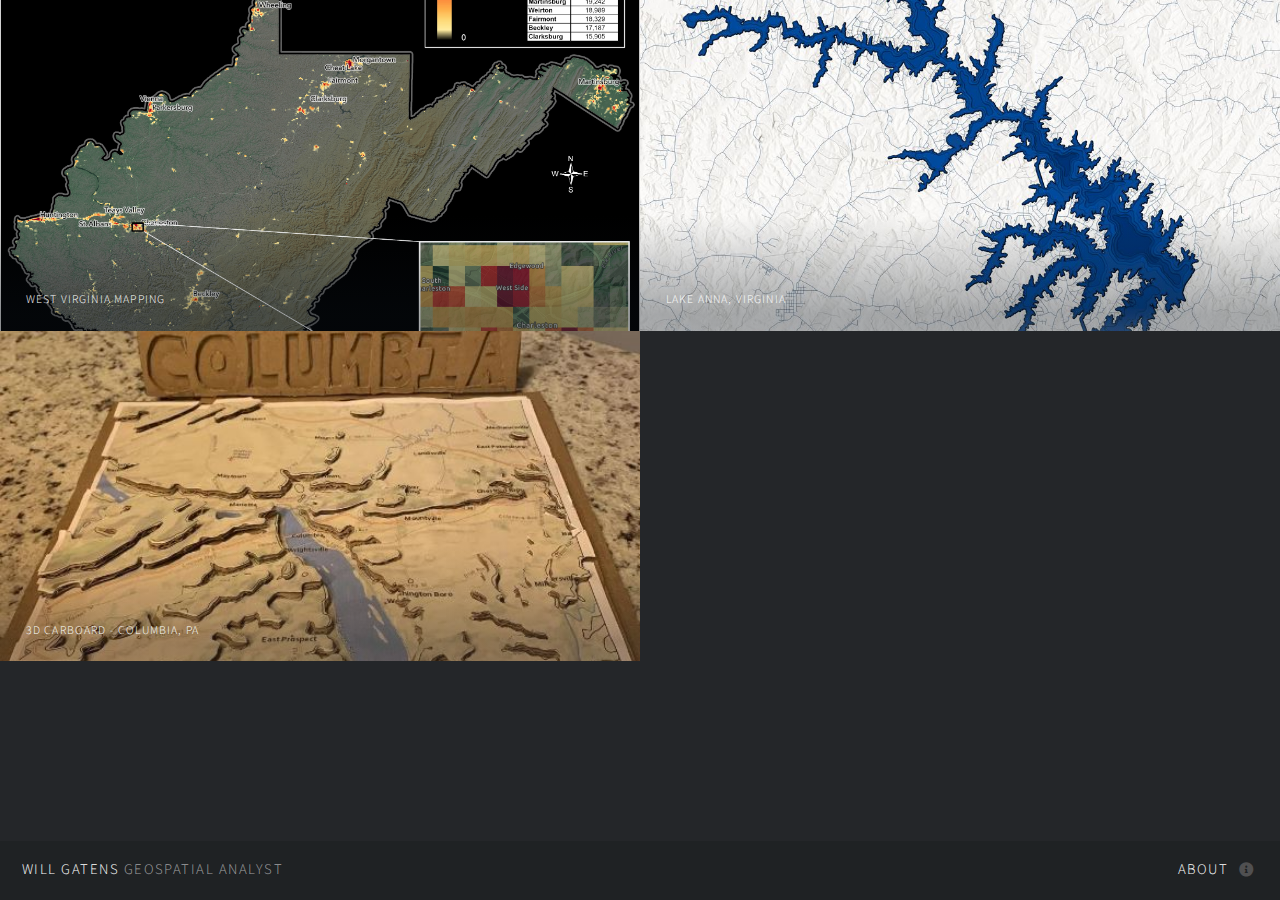
<file: pages/Other/Other.html>
<!DOCTYPE HTML>
<!--
	Multiverse by HTML5 UP
	html5up.net | @ajlkn
	Free for personal and commercial use under the CCA 3.0 license (html5up.net/license)
-->
<html>
	<head>
		<title>Utility Collection</title>
		<meta charset="utf-8" />
		<meta name="viewport" content="width=device-width, initial-scale=1, user-scalable=no" />
		<link rel="stylesheet" href="assets/css/main.css" />
		<noscript><link rel="stylesheet" href="assets/css/noscript.css" /></noscript>
	</head>
	<body class="is-preload">

		<!-- Wrapper -->
			<div id="wrapper">

				<!-- Header -->
					<header id="header">
						<h1><a href="javascript:window.history.back()"><strong>Will Gatens</strong> Geospatial Analyst</a></h1>

						<nav>
							<ul>
								<li><a href="#footer" class="icon solid fa-info-circle">About</a></li>
							</ul>
						</nav>
					</header>

				<!-- Main -->
					<div id="main">
						<article class="thumb">
							<a href="images/fulls/01.jpg" class="image"><img src="images/fulls/01.jpg" alt="" /></a>
							<h2>West Virginia Mapping</h2>
						</article>
						<article class="thumb">
							<a href="images/fulls/02.jpg" class="image"><img src="images/fulls/02.jpg" alt="" /></a>
							<h2>Lake Anna, Virginia</h2>
						</article>
						<article class="thumb">
							<a href="images/fulls/03.jpg" class="image"><img src="images/fulls/03.jpg" alt="" /></a>
							<h2>3d Carboard - Columbia, PA</h2>
							<p>...created during COVID lockdown</p>
						</article>


					</div>

				<!-- Footer -->
					<footer id="footer" class="panel">
						<div class="inner split">
							<div>
								<section>
									<h2>Other Images</h2>
									<p>More to come</p>
								</section>


							</div>
							<div>
								<section>
									<h2>Get in touch</h2>
									<form method="post" action="#">
										<div class="fields">
											<div class="field half">
												<input type="text" name="name" id="name" placeholder="Name" />
											</div>
											<div class="field half">
												<input type="text" name="email" id="email" placeholder="Email" />
											</div>
											<div class="field">
												<textarea name="message" id="message" rows="4" placeholder="Message"></textarea>
											</div>
										</div>
										<ul class="actions">
											<li><input type="submit" value="Send" class="primary" /></li>
											<li><input type="reset" value="Reset" /></li>
										</ul>
									</form>
								</section>
							</div>
						</div>
					</footer>

			</div>

		<!-- Scripts -->
			<script src="assets/js/jquery.min.js"></script>
			<script src="assets/js/jquery.poptrox.min.js"></script>
			<script src="assets/js/browser.min.js"></script>
			<script src="assets/js/breakpoints.min.js"></script>
			<script src="assets/js/util.js"></script>
			<script src="assets/js/main.js"></script>

	</body>
</html>
</file>
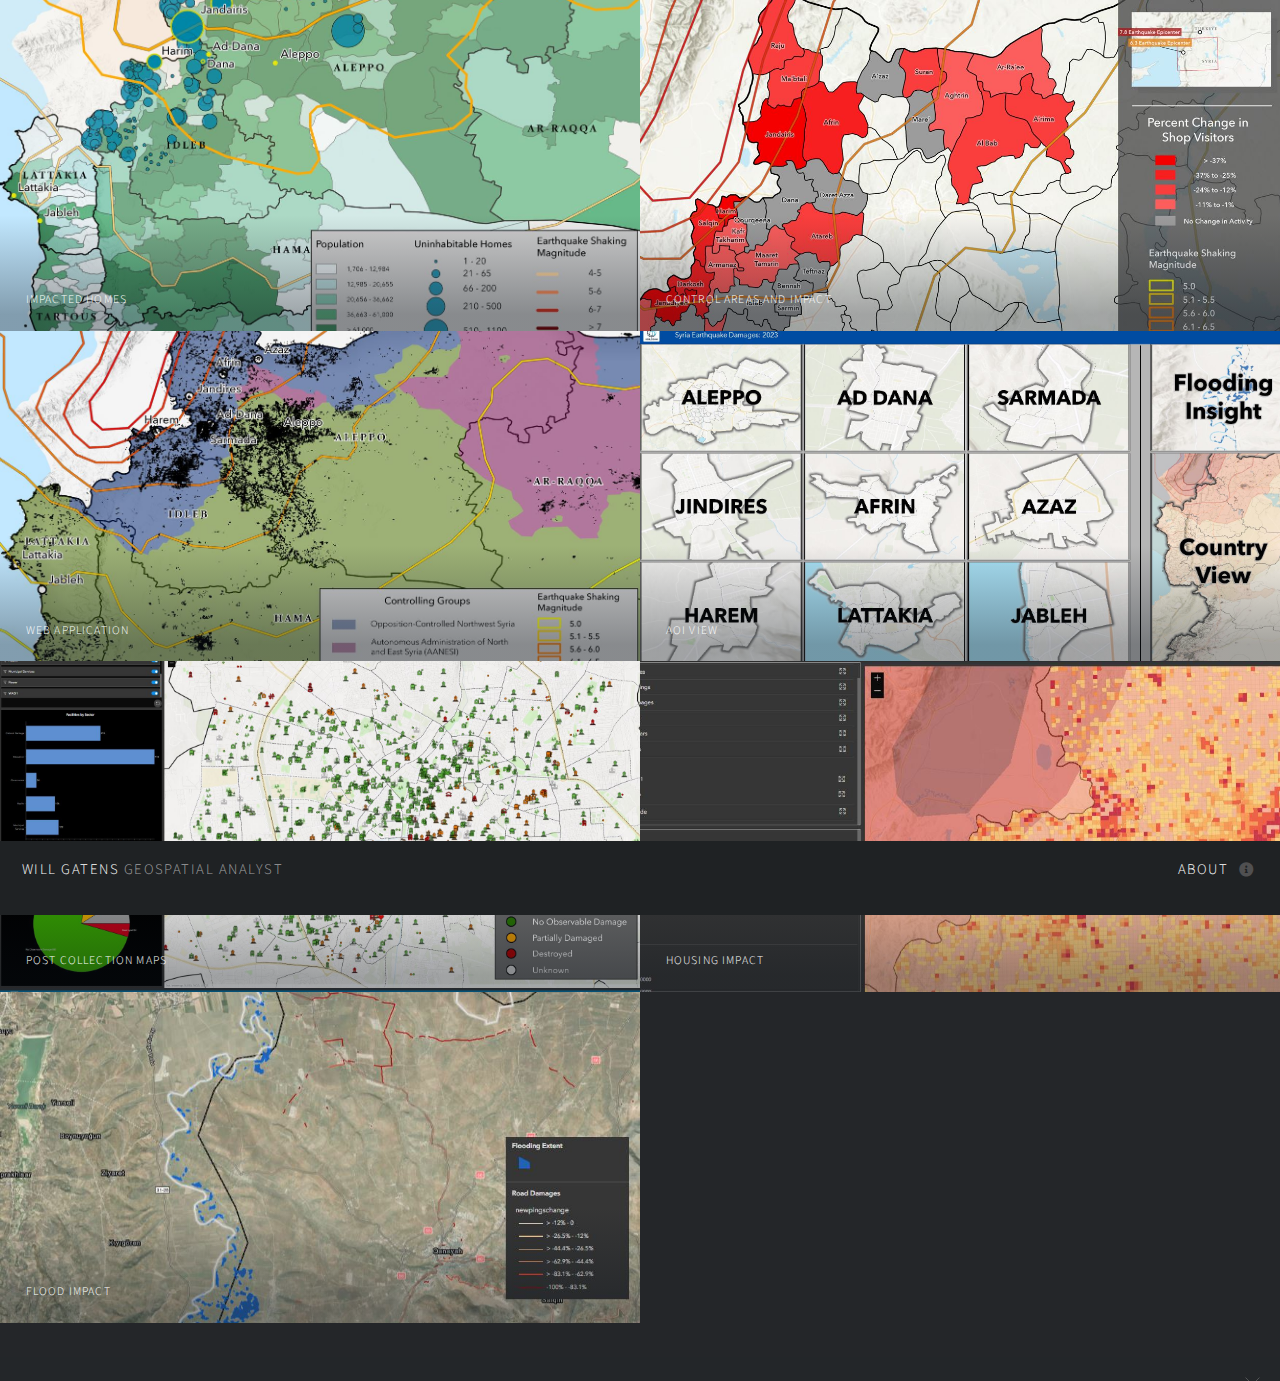
<file: pages/Syria/Syria.html>
<!DOCTYPE HTML>
<!--
	Multiverse by HTML5 UP
	html5up.net | @ajlkn
	Free for personal and commercial use under the CCA 3.0 license (html5up.net/license)
-->
<html>
	<head>
		<title>Utility Collection</title>
		<meta charset="utf-8" />
		<meta name="viewport" content="width=device-width, initial-scale=1, user-scalable=no" />
		<link rel="stylesheet" href="assets/css/main.css" />
		<noscript><link rel="stylesheet" href="assets/css/noscript.css" /></noscript>
	</head>
	<body class="is-preload">

		<!-- Wrapper -->
			<div id="wrapper">

				<!-- Header -->
					<header id="header">
						<h1><a href="index.html"><strong>Will Gatens</strong> Geospatial Analyst</a></h1>
						<nav>
							<ul>
								<li><a href="#footer" class="icon solid fa-info-circle">About</a></li>
							</ul>
						</nav>
					</header>

				<!-- Main -->
					<div id="main">
						<article class="thumb">
							<a href="images/fulls/01.jpg" class="image"><img src="images/fulls/01.jpg" alt="" /></a>
							<h2>Impacted Homes</h2>
							<p>Initial population/household impact counts</p>
						</article>
						<article class="thumb">
							<a href="images/fulls/02.jpg" class="image"><img src="images/fulls/02.jpg" alt="" /></a>
							<h2>Control Areas and Impact</h2>
							<p>Areas of control with collected building footprints and shaking magnitude</p>
						</article>
						<article class="thumb">
							<a href="images/fulls/03.jpg" class="image"><img src="images/fulls/03.jpg" alt="" /></a>
							<h2>Web Application</h2>
							<p>Personally developed web application to view each AOI's facility level results</p>
						</article>
						<article class="thumb">
							<a href="images/fulls/04.jpg" class="image"><img src="images/fulls/04.jpg" alt="" /></a>
							<h2>AOI View</h2>
							<p>AOI view of Aleppo.  Includes all facility level results with interactive charts</p>
						</article>
						<article class="thumb">
							<a href="images/fulls/05.jpg" class="image"><img src="images/fulls/05.jpg" alt="" /></a>
							<h2>Post Collection Maps</h2>
						</article>
						<article class="thumb">
							<a href="images/fulls/06.jpg" class="image"><img src="images/fulls/06.jpg" alt="" /></a>
							<h2>Housing Impact</h2>
							<p>National view of web map including full country level housing impact from extrapolation assessment</p>
						</article>
						<article class="thumb">
							<a href="images/fulls/07.jpg" class="image"><img src="images/fulls/07.jpg" alt="" /></a>
							<h2>Flood Impact</h2>
							<p>Additional flood analysis conducted after the Orontes River Damn break</p>
						</article>

					</div>

				<!-- Footer -->
					<footer id="footer" class="panel">
						<div class="inner split">
							<div>
								<section>
									<h2>Syria RDNA 2023</h2>
									<p>Each of these maps are examples of products created during the IPSOS - World Bank Rapid Damage and Needs Assessment of Syria in 2o23</p>
								</section>


							</div>
							<div>
								<section>
									<h2>Get in touch</h2>
									<form method="post" action="#">
										<div class="fields">
											<div class="field half">
												<input type="text" name="name" id="name" placeholder="Name" />
											</div>
											<div class="field half">
												<input type="text" name="email" id="email" placeholder="Email" />
											</div>
											<div class="field">
												<textarea name="message" id="message" rows="4" placeholder="Message"></textarea>
											</div>
										</div>
										<ul class="actions">
											<li><input type="submit" value="Send" class="primary" /></li>
											<li><input type="reset" value="Reset" /></li>
										</ul>
									</form>
								</section>
							</div>
						</div>
					</footer>

			</div>

		<!-- Scripts -->
			<script src="assets/js/jquery.min.js"></script>
			<script src="assets/js/jquery.poptrox.min.js"></script>
			<script src="assets/js/browser.min.js"></script>
			<script src="assets/js/breakpoints.min.js"></script>
			<script src="assets/js/util.js"></script>
			<script src="assets/js/main.js"></script>

	</body>
</html>
</file>
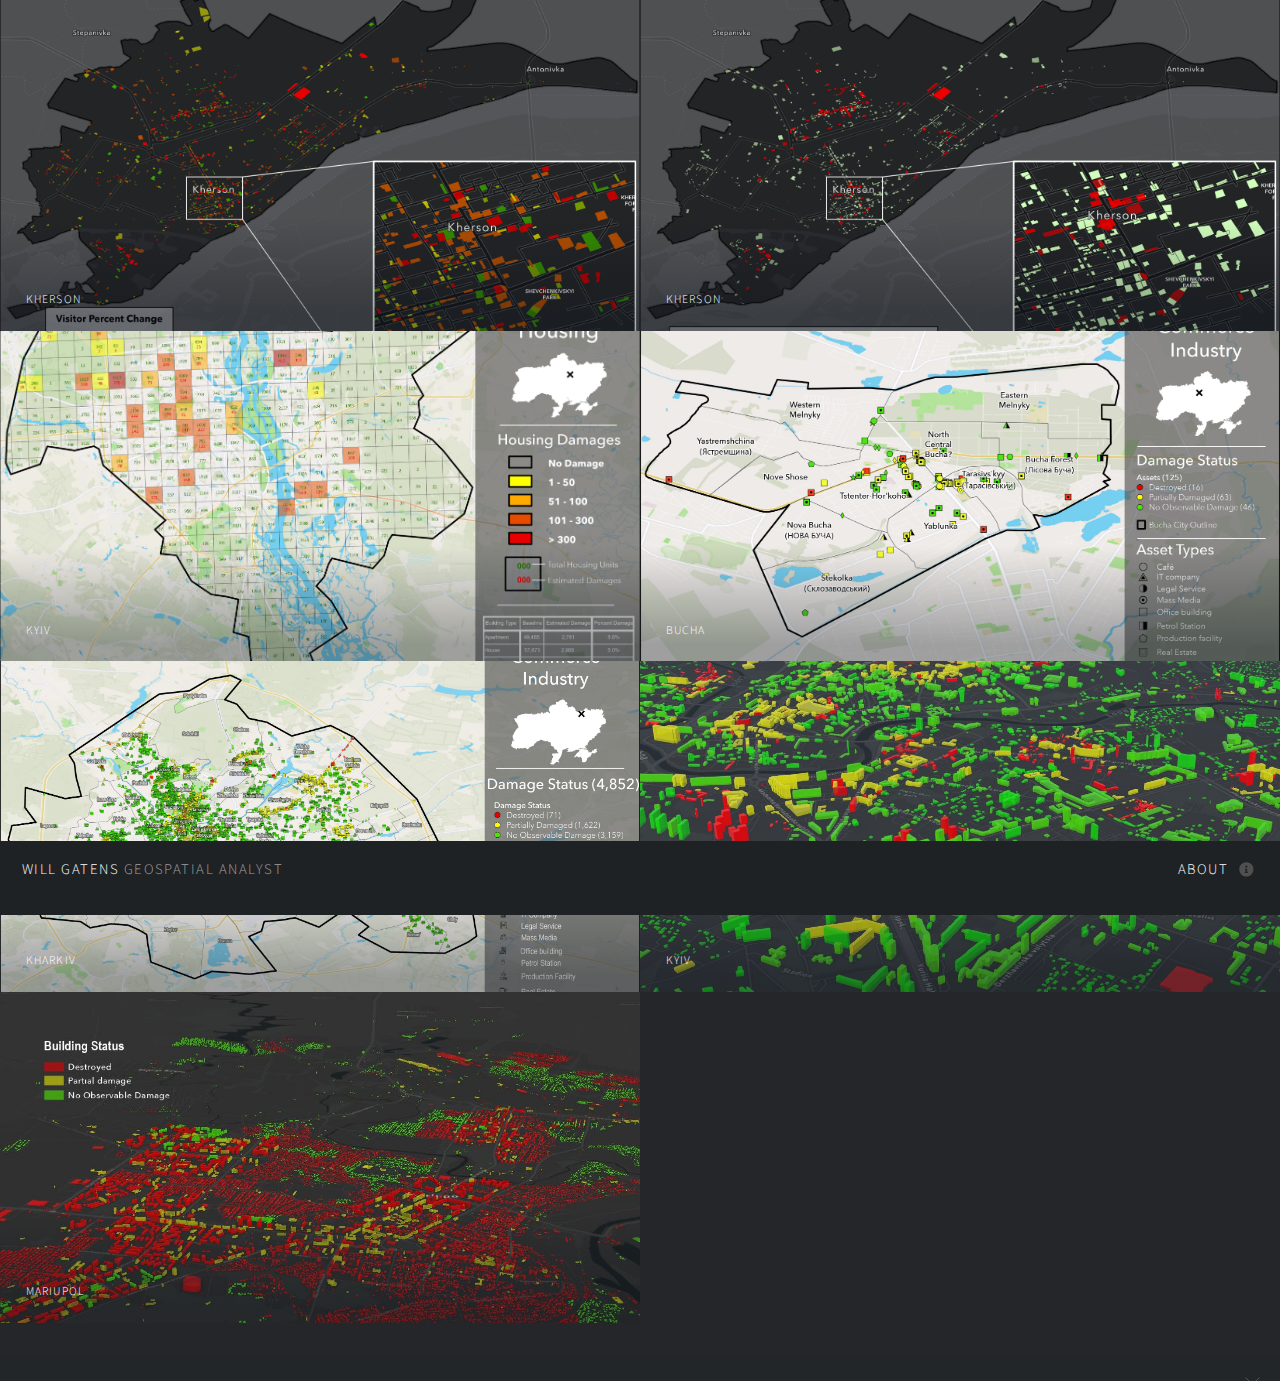
<file: pages/Ukraine/Ukraine.html>
<!DOCTYPE HTML>
<!--
	Multiverse by HTML5 UP
	html5up.net | @ajlkn
	Free for personal and commercial use under the CCA 3.0 license (html5up.net/license)
-->
<html>
	<head>
		<title>Ukraine Assessment</title>
		<meta charset="utf-8" />
		<meta name="viewport" content="width=device-width, initial-scale=1, user-scalable=no" />
		<link rel="stylesheet" href="assets/css/main.css" />
		<noscript><link rel="stylesheet" href="assets/css/noscript.css" /></noscript>
	</head>
	<body class="is-preload">

		<!-- Wrapper -->
			<div id="wrapper">

				<!-- Header -->
					<header id="header">
						<h1><a href="index.html"><strong>Will Gatens</strong> Geospatial Analyst</a></h1>
						<nav>
							<ul>
								<li><a href="#footer" class="icon solid fa-info-circle">About</a></li>
							</ul>
						</nav>
					</header>

				<!-- Main -->
					<div id="main">
						<article class="thumb">
							<a href="images/fulls/01.jpg" class="image"><img src="images/fulls/01.jpg" alt="" /></a>
							<h2>Kherson</h2>
							<p>Kherson Russian Business Visits</p>
						</article>
						<article class="thumb">
							<a href="images/fulls/02.jpg" class="image"><img src="images/fulls/02.jpg" alt="" /></a>
							<h2>Kherson</h2>
							<p>Kherson Russian Business Visits</p>
						</article>
						<article class="thumb">
							<a href="images/fulls/03.jpg" class="image"><img src="images/fulls/03.jpg" alt="" /></a>
							<h2>Kyiv</h2>
							<p>Housing Damages</p>
						</article>
						<article class="thumb">
							<a href="images/fulls/04.jpg" class="image"><img src="images/fulls/04.jpg" alt="" /></a>
							<h2>Bucha</h2>
							<p>Facility Level Damage Estimates</p>
						</article>
						<article class="thumb">
							<a href="images/fulls/05.jpg" class="image"><img src="images/fulls/05.jpg" alt="" /></a>
							<h2>Kharkiv</h2>
							<p>Facility Level Damage Estimates</p>
						</article>
						<article class="thumb">
							<a href="images/fulls/06.jpg" class="image"><img src="images/fulls/06.jpg" alt="" /></a>
							<h2>Kyiv</h2>
							<p>Structual Damage Estimates 3D</p>
						</article>
						<article class="thumb">
							<a href="images/fulls/07.jpg" class="image"><img src="images/fulls/07.jpg" alt="" /></a>
							<h2>Mariupol</h2>
							<p>Structual Damage Estimates 3D</p>
						</article>

					</div>

				<!-- Footer -->
					<footer id="footer" class="panel">
						<div class="inner split">
							<div>
								<section>
									<h2>Ukraine RDNA 2022</h2>
									<p>Each of these maps are examples of products created during the IPSOS - World Bank Rapid Damage and Needs Assessment of Ukraine.</p>
								</section>

								<p class="copyright">
									<a href="https://documents.worldbank.org/en/publication/documents-reports/documentdetail/099184503212328877/p1801740d1177f03c0ab180057556615497">World Bank Report</a>.
								</p>
							</div>
							<div>
								<section>
									<h2>Get in touch</h2>
									<form method="post" action="#">
										<div class="fields">
											<div class="field half">
												<input type="text" name="name" id="name" placeholder="Name" />
											</div>
											<div class="field half">
												<input type="text" name="email" id="email" placeholder="Email" />
											</div>
											<div class="field">
												<textarea name="message" id="message" rows="4" placeholder="Message"></textarea>
											</div>
										</div>
										<ul class="actions">
											<li><input type="submit" value="Send" class="primary" /></li>
											<li><input type="reset" value="Reset" /></li>
										</ul>
									</form>
								</section>
							</div>
						</div>
					</footer>

			</div>

		<!-- Scripts -->
			<script src="assets/js/jquery.min.js"></script>
			<script src="assets/js/jquery.poptrox.min.js"></script>
			<script src="assets/js/browser.min.js"></script>
			<script src="assets/js/breakpoints.min.js"></script>
			<script src="assets/js/util.js"></script>
			<script src="assets/js/main.js"></script>

	</body>
</html>
</file>
<file: pages/Arkansas/assets/css/noscript.css>
/*
	Multiverse by HTML5 UP
	html5up.net | @ajlkn
	Free for personal and commercial use under the CCA 3.0 license (html5up.net/license)
*/

/* Wrapper */

	body.is-preload #wrapper:before {
		display: none;
	}

/* Main */

	body.is-preload #main .thumb {
		pointer-events: auto;
		opacity: 1;
	}

/* Header */

	body.is-preload #header {
		-moz-transform: none;
		-webkit-transform: none;
		-ms-transform: none;
		transform: none;
	}
</file>
<file: pages/FIFA/assets/css/noscript.css>
/*
	Multiverse by HTML5 UP
	html5up.net | @ajlkn
	Free for personal and commercial use under the CCA 3.0 license (html5up.net/license)
*/

/* Wrapper */

	body.is-preload #wrapper:before {
		display: none;
	}

/* Main */

	body.is-preload #main .thumb {
		pointer-events: auto;
		opacity: 1;
	}

/* Header */

	body.is-preload #header {
		-moz-transform: none;
		-webkit-transform: none;
		-ms-transform: none;
		transform: none;
	}
</file>
<file: pages/Madagascar/assets/css/noscript.css>
/*
	Multiverse by HTML5 UP
	html5up.net | @ajlkn
	Free for personal and commercial use under the CCA 3.0 license (html5up.net/license)
*/

/* Wrapper */

	body.is-preload #wrapper:before {
		display: none;
	}

/* Main */

	body.is-preload #main .thumb {
		pointer-events: auto;
		opacity: 1;
	}

/* Header */

	body.is-preload #header {
		-moz-transform: none;
		-webkit-transform: none;
		-ms-transform: none;
		transform: none;
	}
</file>
<file: pages/More/assets/css/noscript.css>
/*
	Multiverse by HTML5 UP
	html5up.net | @ajlkn
	Free for personal and commercial use under the CCA 3.0 license (html5up.net/license)
*/

/* Wrapper */

	body.is-preload #wrapper:before {
		display: none;
	}

/* Main */

	body.is-preload #main .thumb {
		pointer-events: auto;
		opacity: 1;
	}

/* Header */

	body.is-preload #header {
		-moz-transform: none;
		-webkit-transform: none;
		-ms-transform: none;
		transform: none;
	}
</file>
<file: pages/Other/assets/css/noscript.css>
/*
	Multiverse by HTML5 UP
	html5up.net | @ajlkn
	Free for personal and commercial use under the CCA 3.0 license (html5up.net/license)
*/

/* Wrapper */

	body.is-preload #wrapper:before {
		display: none;
	}

/* Main */

	body.is-preload #main .thumb {
		pointer-events: auto;
		opacity: 1;
	}

/* Header */

	body.is-preload #header {
		-moz-transform: none;
		-webkit-transform: none;
		-ms-transform: none;
		transform: none;
	}
</file>
<file: pages/Syria/assets/css/noscript.css>
/*
	Multiverse by HTML5 UP
	html5up.net | @ajlkn
	Free for personal and commercial use under the CCA 3.0 license (html5up.net/license)
*/

/* Wrapper */

	body.is-preload #wrapper:before {
		display: none;
	}

/* Main */

	body.is-preload #main .thumb {
		pointer-events: auto;
		opacity: 1;
	}

/* Header */

	body.is-preload #header {
		-moz-transform: none;
		-webkit-transform: none;
		-ms-transform: none;
		transform: none;
	}
</file>
<file: pages/Ukraine/assets/css/noscript.css>
/*
	Multiverse by HTML5 UP
	html5up.net | @ajlkn
	Free for personal and commercial use under the CCA 3.0 license (html5up.net/license)
*/

/* Wrapper */

	body.is-preload #wrapper:before {
		display: none;
	}

/* Main */

	body.is-preload #main .thumb {
		pointer-events: auto;
		opacity: 1;
	}

/* Header */

	body.is-preload #header {
		-moz-transform: none;
		-webkit-transform: none;
		-ms-transform: none;
		transform: none;
	}
</file>
<file: assets/css/main.css>
@import url("fontawesome-all.min.css");
@import url("https://fonts.googleapis.com/css?family=Source+Sans+Pro:300,300italic,400,600");

/*
	Prologue by HTML5 UP
	html5up.net | @ajlkn
	Free for personal and commercial use under the CCA 3.0 license (html5up.net/license)
*/

html, body, div, span, applet, object,
iframe, h1, h2, h3, h4, h5, h6, p, blockquote,
pre, a, abbr, acronym, address, big, cite,
code, del, dfn, em, img, ins, kbd, q, s, samp,
small, strike, strong, sub, sup, tt, var, b,
u, i, center, dl, dt, dd, ol, ul, li, fieldset,
form, label, legend, table, caption, tbody,
tfoot, thead, tr, th, td, article, aside,
canvas, details, embed, figure, figcaption,
footer, header, hgroup, menu, nav, output, ruby,
section, summary, time, mark, audio, video {
	margin: 0;
	padding: 0;
	border: 0;
	font-size: 100%;
	font: inherit;
	vertical-align: baseline;}

article, aside, details, figcaption, figure,
footer, header, hgroup, menu, nav, section {
	display: block;}

body {
	line-height: 1;
}

ol, ul {
	list-style: none;
}

blockquote, q {
	quotes: none;
}

	blockquote:before, blockquote:after, q:before, q:after {
		content: '';
		content: none;
	}

table {
	border-collapse: collapse;
	border-spacing: 0;
}

body {
	-webkit-text-size-adjust: none;
}

mark {
	background-color: transparent;
	color: inherit;
}

input::-moz-focus-inner {
	border: 0;
	padding: 0;
}

input, select, textarea {
	-moz-appearance: none;
	-webkit-appearance: none;
	-ms-appearance: none;
	appearance: none;
}

/* Basic */

	html {
		box-sizing: border-box;
	}

	*, *:before, *:after {
		box-sizing: inherit;
	}

	body {
		background: #fff;
		font-family: 'Source Sans Pro', sans-serif;
		font-size: 19pt;
		font-weight: 300;
		line-height: 1.75em;
		color: #888;
	}

		body.is-preload *, body.is-preload *:before, body.is-preload *:after {
			-moz-animation: none !important;
			-webkit-animation: none !important;
			-ms-animation: none !important;
			animation: none !important;
			-moz-transition: none !important;
			-webkit-transition: none !important;
			-ms-transition: none !important;
			transition: none !important;
		}

	input, textarea, select {
		font-family: 'Source Sans Pro', sans-serif;
		font-size: 19pt;
		font-weight: 300;
		line-height: 1.75em;
		color: #888;
	}

	h1, h2, h3, h4, h5, h6 {
		font-weight: bold;
		color: #666;
		line-height: 1.5em;
	}

	h1 a, h2 a, h3 a, h4 a, h5 a, h6 a {
		color: inherit;
		text-decoration: none;
	}

		h1 a strong, h2 a strong, h3 a strong, h4 a strong, h5 a strong, h6 a strong {
			color: #333;
		}

	h2 {
		font-size: 2em;
		letter-spacing: -1px;
	}

		h2.alt {
			color: #888;
		}

			h2.alt strong {
				color: #666;
			}

	h3 {
		font-size: 1.5em;
	}

	header {
		margin: 0 0 2em 0;
	}

		header > p {
			margin: 1em 0 0 0;
		}

	footer {
		margin: 2em 0 0 0;
	}

	strong, b {
		font-weight: 300;
		color: #666;
	}

	em, i {
		font-style: italic;
	}

	a {
		text-decoration: none;
		color: inherit;
		border-bottom: dotted 1px rgba(128, 128, 128, 0.5);
		-moz-transition: color 0.35s ease-in-out, border-bottom-color 0.35s ease-in-out;
		-webkit-transition: color 0.35s ease-in-out, border-bottom-color 0.35s ease-in-out;
		-ms-transition: color 0.35s ease-in-out, border-bottom-color 0.35s ease-in-out;
		transition: color 0.35s ease-in-out, border-bottom-color 0.35s ease-in-out;
		outline: 0;
	}

		a:hover {
			color: #E27689;
			border-bottom-color: rgba(255, 255, 255, 0);
		}

	sub {
		position: relative;
		top: 0.5em;
		font-size: 0.8em;
	}

	sup {
		position: relative;
		top: -0.5em;
		font-size: 0.8em;
	}

	hr {
		border: 0;
		border-top: solid 1px #ddd;
	}

	blockquote {
		border-left: solid 0.5em #ddd;
		padding: 1em 0 1em 2em;
		font-style: italic;
	}

	p, ul, ol, dl, table {
		margin-bottom: 2em;
	}

	br.clear {
		clear: both;
	}

/* Container */

	.container {
		margin: 0 auto;
		max-width: 100%;
		width: 1400px;
	}

		@media screen and (min-width: 961px) and (max-width: 1880px) {

			.container {
				width: 1200px;
			}

		}

		@media screen and (min-width: 961px) and (max-width: 1620px) {

			.container {
				width: 960px;
			}

		}

		@media screen and (min-width: 961px) and (max-width: 1320px) {

			.container {
				width: 100%;
			}

		}

		@media screen and (max-width: 960px) {

			.container {
				width: 100%;
			}

		}

		@media screen and (max-width: 736px) {

			.container {
				width: 100%;
			}

		}

/* Row */

	.row {
		display: flex;
		flex-wrap: wrap;
		box-sizing: border-box;
		align-items: stretch;
	}

		.row > * {
			box-sizing: border-box;
		}

		.row.gtr-uniform > * > :last-child {
			margin-bottom: 0;
		}

		.row.aln-left {
			justify-content: flex-start;
		}

		.row.aln-center {
			justify-content: center;
		}

		.row.aln-right {
			justify-content: flex-end;
		}

		.row.aln-top {
			align-items: flex-start;
		}

		.row.aln-middle {
			align-items: center;
		}

		.row.aln-bottom {
			align-items: flex-end;
		}

		.row > .imp {
			order: -1;
		}

		.row > .col-1 {
			width: 8.33333%;
		}

		.row > .off-1 {
			margin-left: 8.33333%;
		}

		.row > .col-2 {
			width: 16.66667%;
		}

		.row > .off-2 {
			margin-left: 16.66667%;
		}

		.row > .col-3 {
			width: 25%;
		}

		.row > .off-3 {
			margin-left: 25%;
		}

		.row > .col-4 {
			width: 33.33333%;
		}

		.row > .off-4 {
			margin-left: 33.33333%;
		}

		.row > .col-5 {
			width: 41.66667%;
		}

		.row > .off-5 {
			margin-left: 41.66667%;
		}

		.row > .col-6 {
			width: 50%;
		}

		.row > .off-6 {
			margin-left: 50%;
		}

		.row > .col-7 {
			width: 58.33333%;
		}

		.row > .off-7 {
			margin-left: 58.33333%;
		}

		.row > .col-8 {
			width: 66.66667%;
		}

		.row > .off-8 {
			margin-left: 66.66667%;
		}

		.row > .col-9 {
			width: 75%;
		}

		.row > .off-9 {
			margin-left: 75%;
		}

		.row > .col-10 {
			width: 83.33333%;
		}

		.row > .off-10 {
			margin-left: 83.33333%;
		}

		.row > .col-11 {
			width: 91.66667%;
		}

		.row > .off-11 {
			margin-left: 91.66667%;
		}

		.row > .col-12 {
			width: 100%;
		}

		.row > .off-12 {
			margin-left: 100%;
		}

		.row.gtr-0 {
			margin-top: 0px;
			margin-left: 0px;
		}

			.row.gtr-0 > * {
				padding: 0px 0 0 0px;
			}

			.row.gtr-0.gtr-uniform {
				margin-top: 0px;
			}

				.row.gtr-0.gtr-uniform > * {
					padding-top: 0px;
				}

		.row.gtr-25 {
			margin-top: -10px;
			margin-left: -10px;
		}

			.row.gtr-25 > * {
				padding: 10px 0 0 10px;
			}

			.row.gtr-25.gtr-uniform {
				margin-top: -10px;
			}

				.row.gtr-25.gtr-uniform > * {
					padding-top: 10px;
				}

		.row.gtr-50 {
			margin-top: -20px;
			margin-left: -20px;
		}

			.row.gtr-50 > * {
				padding: 20px 0 0 20px;
			}

			.row.gtr-50.gtr-uniform {
				margin-top: -20px;
			}

				.row.gtr-50.gtr-uniform > * {
					padding-top: 20px;
				}

		.row {
			margin-top: -40px;
			margin-left: -40px;
		}

			.row > * {
				padding: 40px 0 0 40px;
			}

			.row.gtr-uniform {
				margin-top: -40px;
			}

				.row.gtr-uniform > * {
					padding-top: 40px;
				}

		.row.gtr-150 {
			margin-top: -60px;
			margin-left: -60px;
		}

			.row.gtr-150 > * {
				padding: 60px 0 0 60px;
			}

			.row.gtr-150.gtr-uniform {
				margin-top: -60px;
			}

				.row.gtr-150.gtr-uniform > * {
					padding-top: 60px;
				}

		.row.gtr-200 {
			margin-top: -80px;
			margin-left: -80px;
		}

			.row.gtr-200 > * {
				padding: 80px 0 0 80px;
			}

			.row.gtr-200.gtr-uniform {
				margin-top: -80px;
			}

				.row.gtr-200.gtr-uniform > * {
					padding-top: 80px;
				}

		@media screen and (min-width: 961px) and (max-width: 1880px) {

			.row {
				display: flex;
				flex-wrap: wrap;
				box-sizing: border-box;
				align-items: stretch;
			}

				.row > * {
					box-sizing: border-box;
				}

				.row.gtr-uniform > * > :last-child {
					margin-bottom: 0;
				}

				.row.aln-left {
					justify-content: flex-start;
				}

				.row.aln-center {
					justify-content: center;
				}

				.row.aln-right {
					justify-content: flex-end;
				}

				.row.aln-top {
					align-items: flex-start;
				}

				.row.aln-middle {
					align-items: center;
				}

				.row.aln-bottom {
					align-items: flex-end;
				}

				.row > .imp-wide {
					order: -1;
				}

				.row > .col-1-wide {
					width: 8.33333%;
				}

				.row > .off-1-wide {
					margin-left: 8.33333%;
				}

				.row > .col-2-wide {
					width: 16.66667%;
				}

				.row > .off-2-wide {
					margin-left: 16.66667%;
				}

				.row > .col-3-wide {
					width: 25%;
				}

				.row > .off-3-wide {
					margin-left: 25%;
				}

				.row > .col-4-wide {
					width: 33.33333%;
				}

				.row > .off-4-wide {
					margin-left: 33.33333%;
				}

				.row > .col-5-wide {
					width: 41.66667%;
				}

				.row > .off-5-wide {
					margin-left: 41.66667%;
				}

				.row > .col-6-wide {
					width: 50%;
				}

				.row > .off-6-wide {
					margin-left: 50%;
				}

				.row > .col-7-wide {
					width: 58.33333%;
				}

				.row > .off-7-wide {
					margin-left: 58.33333%;
				}

				.row > .col-8-wide {
					width: 66.66667%;
				}

				.row > .off-8-wide {
					margin-left: 66.66667%;
				}

				.row > .col-9-wide {
					width: 75%;
				}

				.row > .off-9-wide {
					margin-left: 75%;
				}

				.row > .col-10-wide {
					width: 83.33333%;
				}

				.row > .off-10-wide {
					margin-left: 83.33333%;
				}

				.row > .col-11-wide {
					width: 91.66667%;
				}

				.row > .off-11-wide {
					margin-left: 91.66667%;
				}

				.row > .col-12-wide {
					width: 100%;
				}

				.row > .off-12-wide {
					margin-left: 100%;
				}

				.row.gtr-0 {
					margin-top: 0px;
					margin-left: 0px;
				}

					.row.gtr-0 > * {
						padding: 0px 0 0 0px;
					}

					.row.gtr-0.gtr-uniform {
						margin-top: 0px;
					}

						.row.gtr-0.gtr-uniform > * {
							padding-top: 0px;
						}

				.row.gtr-25 {
					margin-top: -10px;
					margin-left: -10px;
				}

					.row.gtr-25 > * {
						padding: 10px 0 0 10px;
					}

					.row.gtr-25.gtr-uniform {
						margin-top: -10px;
					}

						.row.gtr-25.gtr-uniform > * {
							padding-top: 10px;
						}

				.row.gtr-50 {
					margin-top: -20px;
					margin-left: -20px;
				}

					.row.gtr-50 > * {
						padding: 20px 0 0 20px;
					}

					.row.gtr-50.gtr-uniform {
						margin-top: -20px;
					}

						.row.gtr-50.gtr-uniform > * {
							padding-top: 20px;
						}

				.row {
					margin-top: -40px;
					margin-left: -40px;
				}

					.row > * {
						padding: 40px 0 0 40px;
					}

					.row.gtr-uniform {
						margin-top: -40px;
					}

						.row.gtr-uniform > * {
							padding-top: 40px;
						}

				.row.gtr-150 {
					margin-top: -60px;
					margin-left: -60px;
				}

					.row.gtr-150 > * {
						padding: 60px 0 0 60px;
					}

					.row.gtr-150.gtr-uniform {
						margin-top: -60px;
					}

						.row.gtr-150.gtr-uniform > * {
							padding-top: 60px;
						}

				.row.gtr-200 {
					margin-top: -80px;
					margin-left: -80px;
				}

					.row.gtr-200 > * {
						padding: 80px 0 0 80px;
					}

					.row.gtr-200.gtr-uniform {
						margin-top: -80px;
					}

						.row.gtr-200.gtr-uniform > * {
							padding-top: 80px;
						}

		}

		@media screen and (min-width: 961px) and (max-width: 1620px) {

			.row {
				display: flex;
				flex-wrap: wrap;
				box-sizing: border-box;
				align-items: stretch;
			}

				.row > * {
					box-sizing: border-box;
				}

				.row.gtr-uniform > * > :last-child {
					margin-bottom: 0;
				}

				.row.aln-left {
					justify-content: flex-start;
				}

				.row.aln-center {
					justify-content: center;
				}

				.row.aln-right {
					justify-content: flex-end;
				}

				.row.aln-top {
					align-items: flex-start;
				}

				.row.aln-middle {
					align-items: center;
				}

				.row.aln-bottom {
					align-items: flex-end;
				}

				.row > .imp-normal {
					order: -1;
				}

				.row > .col-1-normal {
					width: 8.33333%;
				}

				.row > .off-1-normal {
					margin-left: 8.33333%;
				}

				.row > .col-2-normal {
					width: 16.66667%;
				}

				.row > .off-2-normal {
					margin-left: 16.66667%;
				}

				.row > .col-3-normal {
					width: 25%;
				}

				.row > .off-3-normal {
					margin-left: 25%;
				}

				.row > .col-4-normal {
					width: 33.33333%;
				}

				.row > .off-4-normal {
					margin-left: 33.33333%;
				}

				.row > .col-5-normal {
					width: 41.66667%;
				}

				.row > .off-5-normal {
					margin-left: 41.66667%;
				}

				.row > .col-6-normal {
					width: 50%;
				}

				.row > .off-6-normal {
					margin-left: 50%;
				}

				.row > .col-7-normal {
					width: 58.33333%;
				}

				.row > .off-7-normal {
					margin-left: 58.33333%;
				}

				.row > .col-8-normal {
					width: 66.66667%;
				}

				.row > .off-8-normal {
					margin-left: 66.66667%;
				}

				.row > .col-9-normal {
					width: 75%;
				}

				.row > .off-9-normal {
					margin-left: 75%;
				}

				.row > .col-10-normal {
					width: 83.33333%;
				}

				.row > .off-10-normal {
					margin-left: 83.33333%;
				}

				.row > .col-11-normal {
					width: 91.66667%;
				}

				.row > .off-11-normal {
					margin-left: 91.66667%;
				}

				.row > .col-12-normal {
					width: 100%;
				}

				.row > .off-12-normal {
					margin-left: 100%;
				}

				.row.gtr-0 {
					margin-top: 0px;
					margin-left: 0px;
				}

					.row.gtr-0 > * {
						padding: 0px 0 0 0px;
					}

					.row.gtr-0.gtr-uniform {
						margin-top: 0px;
					}

						.row.gtr-0.gtr-uniform > * {
							padding-top: 0px;
						}

				.row.gtr-25 {
					margin-top: -10px;
					margin-left: -10px;
				}

					.row.gtr-25 > * {
						padding: 10px 0 0 10px;
					}

					.row.gtr-25.gtr-uniform {
						margin-top: -10px;
					}

						.row.gtr-25.gtr-uniform > * {
							padding-top: 10px;
						}

				.row.gtr-50 {
					margin-top: -20px;
					margin-left: -20px;
				}

					.row.gtr-50 > * {
						padding: 20px 0 0 20px;
					}

					.row.gtr-50.gtr-uniform {
						margin-top: -20px;
					}

						.row.gtr-50.gtr-uniform > * {
							padding-top: 20px;
						}

				.row {
					margin-top: -40px;
					margin-left: -40px;
				}

					.row > * {
						padding: 40px 0 0 40px;
					}

					.row.gtr-uniform {
						margin-top: -40px;
					}

						.row.gtr-uniform > * {
							padding-top: 40px;
						}

				.row.gtr-150 {
					margin-top: -60px;
					margin-left: -60px;
				}

					.row.gtr-150 > * {
						padding: 60px 0 0 60px;
					}

					.row.gtr-150.gtr-uniform {
						margin-top: -60px;
					}

						.row.gtr-150.gtr-uniform > * {
							padding-top: 60px;
						}

				.row.gtr-200 {
					margin-top: -80px;
					margin-left: -80px;
				}

					.row.gtr-200 > * {
						padding: 80px 0 0 80px;
					}

					.row.gtr-200.gtr-uniform {
						margin-top: -80px;
					}

						.row.gtr-200.gtr-uniform > * {
							padding-top: 80px;
						}

		}

		@media screen and (min-width: 961px) and (max-width: 1320px) {

			.row {
				display: flex;
				flex-wrap: wrap;
				box-sizing: border-box;
				align-items: stretch;
			}

				.row > * {
					box-sizing: border-box;
				}

				.row.gtr-uniform > * > :last-child {
					margin-bottom: 0;
				}

				.row.aln-left {
					justify-content: flex-start;
				}

				.row.aln-center {
					justify-content: center;
				}

				.row.aln-right {
					justify-content: flex-end;
				}

				.row.aln-top {
					align-items: flex-start;
				}

				.row.aln-middle {
					align-items: center;
				}

				.row.aln-bottom {
					align-items: flex-end;
				}

				.row > .imp-narrow {
					order: -1;
				}

				.row > .col-1-narrow {
					width: 8.33333%;
				}

				.row > .off-1-narrow {
					margin-left: 8.33333%;
				}

				.row > .col-2-narrow {
					width: 16.66667%;
				}

				.row > .off-2-narrow {
					margin-left: 16.66667%;
				}

				.row > .col-3-narrow {
					width: 25%;
				}

				.row > .off-3-narrow {
					margin-left: 25%;
				}

				.row > .col-4-narrow {
					width: 33.33333%;
				}

				.row > .off-4-narrow {
					margin-left: 33.33333%;
				}

				.row > .col-5-narrow {
					width: 41.66667%;
				}

				.row > .off-5-narrow {
					margin-left: 41.66667%;
				}

				.row > .col-6-narrow {
					width: 50%;
				}

				.row > .off-6-narrow {
					margin-left: 50%;
				}

				.row > .col-7-narrow {
					width: 58.33333%;
				}

				.row > .off-7-narrow {
					margin-left: 58.33333%;
				}

				.row > .col-8-narrow {
					width: 66.66667%;
				}

				.row > .off-8-narrow {
					margin-left: 66.66667%;
				}

				.row > .col-9-narrow {
					width: 75%;
				}

				.row > .off-9-narrow {
					margin-left: 75%;
				}

				.row > .col-10-narrow {
					width: 83.33333%;
				}

				.row > .off-10-narrow {
					margin-left: 83.33333%;
				}

				.row > .col-11-narrow {
					width: 91.66667%;
				}

				.row > .off-11-narrow {
					margin-left: 91.66667%;
				}

				.row > .col-12-narrow {
					width: 100%;
				}

				.row > .off-12-narrow {
					margin-left: 100%;
				}

				.row.gtr-0 {
					margin-top: 0px;
					margin-left: 0px;
				}

					.row.gtr-0 > * {
						padding: 0px 0 0 0px;
					}

					.row.gtr-0.gtr-uniform {
						margin-top: 0px;
					}

						.row.gtr-0.gtr-uniform > * {
							padding-top: 0px;
						}

				.row.gtr-25 {
					margin-top: -5px;
					margin-left: -5px;
				}

					.row.gtr-25 > * {
						padding: 5px 0 0 5px;
					}

					.row.gtr-25.gtr-uniform {
						margin-top: -5px;
					}

						.row.gtr-25.gtr-uniform > * {
							padding-top: 5px;
						}

				.row.gtr-50 {
					margin-top: -10px;
					margin-left: -10px;
				}

					.row.gtr-50 > * {
						padding: 10px 0 0 10px;
					}

					.row.gtr-50.gtr-uniform {
						margin-top: -10px;
					}

						.row.gtr-50.gtr-uniform > * {
							padding-top: 10px;
						}

				.row {
					margin-top: -20px;
					margin-left: -20px;
				}

					.row > * {
						padding: 20px 0 0 20px;
					}

					.row.gtr-uniform {
						margin-top: -20px;
					}

						.row.gtr-uniform > * {
							padding-top: 20px;
						}

				.row.gtr-150 {
					margin-top: -30px;
					margin-left: -30px;
				}

					.row.gtr-150 > * {
						padding: 30px 0 0 30px;
					}

					.row.gtr-150.gtr-uniform {
						margin-top: -30px;
					}

						.row.gtr-150.gtr-uniform > * {
							padding-top: 30px;
						}

				.row.gtr-200 {
					margin-top: -40px;
					margin-left: -40px;
				}

					.row.gtr-200 > * {
						padding: 40px 0 0 40px;
					}

					.row.gtr-200.gtr-uniform {
						margin-top: -40px;
					}

						.row.gtr-200.gtr-uniform > * {
							padding-top: 40px;
						}

		}

		@media screen and (max-width: 960px) {

			.row {
				display: flex;
				flex-wrap: wrap;
				box-sizing: border-box;
				align-items: stretch;
			}

				.row > * {
					box-sizing: border-box;
				}

				.row.gtr-uniform > * > :last-child {
					margin-bottom: 0;
				}

				.row.aln-left {
					justify-content: flex-start;
				}

				.row.aln-center {
					justify-content: center;
				}

				.row.aln-right {
					justify-content: flex-end;
				}

				.row.aln-top {
					align-items: flex-start;
				}

				.row.aln-middle {
					align-items: center;
				}

				.row.aln-bottom {
					align-items: flex-end;
				}

				.row > .imp-narrower {
					order: -1;
				}

				.row > .col-1-narrower {
					width: 8.33333%;
				}

				.row > .off-1-narrower {
					margin-left: 8.33333%;
				}

				.row > .col-2-narrower {
					width: 16.66667%;
				}

				.row > .off-2-narrower {
					margin-left: 16.66667%;
				}

				.row > .col-3-narrower {
					width: 25%;
				}

				.row > .off-3-narrower {
					margin-left: 25%;
				}

				.row > .col-4-narrower {
					width: 33.33333%;
				}

				.row > .off-4-narrower {
					margin-left: 33.33333%;
				}

				.row > .col-5-narrower {
					width: 41.66667%;
				}

				.row > .off-5-narrower {
					margin-left: 41.66667%;
				}

				.row > .col-6-narrower {
					width: 50%;
				}

				.row > .off-6-narrower {
					margin-left: 50%;
				}

				.row > .col-7-narrower {
					width: 58.33333%;
				}

				.row > .off-7-narrower {
					margin-left: 58.33333%;
				}

				.row > .col-8-narrower {
					width: 66.66667%;
				}

				.row > .off-8-narrower {
					margin-left: 66.66667%;
				}

				.row > .col-9-narrower {
					width: 75%;
				}

				.row > .off-9-narrower {
					margin-left: 75%;
				}

				.row > .col-10-narrower {
					width: 83.33333%;
				}

				.row > .off-10-narrower {
					margin-left: 83.33333%;
				}

				.row > .col-11-narrower {
					width: 91.66667%;
				}

				.row > .off-11-narrower {
					margin-left: 91.66667%;
				}

				.row > .col-12-narrower {
					width: 100%;
				}

				.row > .off-12-narrower {
					margin-left: 100%;
				}

				.row.gtr-0 {
					margin-top: 0px;
					margin-left: 0px;
				}

					.row.gtr-0 > * {
						padding: 0px 0 0 0px;
					}

					.row.gtr-0.gtr-uniform {
						margin-top: 0px;
					}

						.row.gtr-0.gtr-uniform > * {
							padding-top: 0px;
						}

				.row.gtr-25 {
					margin-top: -5px;
					margin-left: -5px;
				}

					.row.gtr-25 > * {
						padding: 5px 0 0 5px;
					}

					.row.gtr-25.gtr-uniform {
						margin-top: -5px;
					}

						.row.gtr-25.gtr-uniform > * {
							padding-top: 5px;
						}

				.row.gtr-50 {
					margin-top: -10px;
					margin-left: -10px;
				}

					.row.gtr-50 > * {
						padding: 10px 0 0 10px;
					}

					.row.gtr-50.gtr-uniform {
						margin-top: -10px;
					}

						.row.gtr-50.gtr-uniform > * {
							padding-top: 10px;
						}

				.row {
					margin-top: -20px;
					margin-left: -20px;
				}

					.row > * {
						padding: 20px 0 0 20px;
					}

					.row.gtr-uniform {
						margin-top: -20px;
					}

						.row.gtr-uniform > * {
							padding-top: 20px;
						}

				.row.gtr-150 {
					margin-top: -30px;
					margin-left: -30px;
				}

					.row.gtr-150 > * {
						padding: 30px 0 0 30px;
					}

					.row.gtr-150.gtr-uniform {
						margin-top: -30px;
					}

						.row.gtr-150.gtr-uniform > * {
							padding-top: 30px;
						}

				.row.gtr-200 {
					margin-top: -40px;
					margin-left: -40px;
				}

					.row.gtr-200 > * {
						padding: 40px 0 0 40px;
					}

					.row.gtr-200.gtr-uniform {
						margin-top: -40px;
					}

						.row.gtr-200.gtr-uniform > * {
							padding-top: 40px;
						}

		}

		@media screen and (max-width: 736px) {

			.row {
				display: flex;
				flex-wrap: wrap;
				box-sizing: border-box;
				align-items: stretch;
			}

				.row > * {
					box-sizing: border-box;
				}

				.row.gtr-uniform > * > :last-child {
					margin-bottom: 0;
				}

				.row.aln-left {
					justify-content: flex-start;
				}

				.row.aln-center {
					justify-content: center;
				}

				.row.aln-right {
					justify-content: flex-end;
				}

				.row.aln-top {
					align-items: flex-start;
				}

				.row.aln-middle {
					align-items: center;
				}

				.row.aln-bottom {
					align-items: flex-end;
				}

				.row > .imp-mobile {
					order: -1;
				}

				.row > .col-1-mobile {
					width: 8.33333%;
				}

				.row > .off-1-mobile {
					margin-left: 8.33333%;
				}

				.row > .col-2-mobile {
					width: 16.66667%;
				}

				.row > .off-2-mobile {
					margin-left: 16.66667%;
				}

				.row > .col-3-mobile {
					width: 25%;
				}

				.row > .off-3-mobile {
					margin-left: 25%;
				}

				.row > .col-4-mobile {
					width: 33.33333%;
				}

				.row > .off-4-mobile {
					margin-left: 33.33333%;
				}

				.row > .col-5-mobile {
					width: 41.66667%;
				}

				.row > .off-5-mobile {
					margin-left: 41.66667%;
				}

				.row > .col-6-mobile {
					width: 50%;
				}

				.row > .off-6-mobile {
					margin-left: 50%;
				}

				.row > .col-7-mobile {
					width: 58.33333%;
				}

				.row > .off-7-mobile {
					margin-left: 58.33333%;
				}

				.row > .col-8-mobile {
					width: 66.66667%;
				}

				.row > .off-8-mobile {
					margin-left: 66.66667%;
				}

				.row > .col-9-mobile {
					width: 75%;
				}

				.row > .off-9-mobile {
					margin-left: 75%;
				}

				.row > .col-10-mobile {
					width: 83.33333%;
				}

				.row > .off-10-mobile {
					margin-left: 83.33333%;
				}

				.row > .col-11-mobile {
					width: 91.66667%;
				}

				.row > .off-11-mobile {
					margin-left: 91.66667%;
				}

				.row > .col-12-mobile {
					width: 100%;
				}

				.row > .off-12-mobile {
					margin-left: 100%;
				}

				.row.gtr-0 {
					margin-top: 0px;
					margin-left: 0px;
				}

					.row.gtr-0 > * {
						padding: 0px 0 0 0px;
					}

					.row.gtr-0.gtr-uniform {
						margin-top: 0px;
					}

						.row.gtr-0.gtr-uniform > * {
							padding-top: 0px;
						}

				.row.gtr-25 {
					margin-top: -5px;
					margin-left: -5px;
				}

					.row.gtr-25 > * {
						padding: 5px 0 0 5px;
					}

					.row.gtr-25.gtr-uniform {
						margin-top: -5px;
					}

						.row.gtr-25.gtr-uniform > * {
							padding-top: 5px;
						}

				.row.gtr-50 {
					margin-top: -10px;
					margin-left: -10px;
				}

					.row.gtr-50 > * {
						padding: 10px 0 0 10px;
					}

					.row.gtr-50.gtr-uniform {
						margin-top: -10px;
					}

						.row.gtr-50.gtr-uniform > * {
							padding-top: 10px;
						}

				.row {
					margin-top: -20px;
					margin-left: -20px;
				}

					.row > * {
						padding: 20px 0 0 20px;
					}

					.row.gtr-uniform {
						margin-top: -20px;
					}

						.row.gtr-uniform > * {
							padding-top: 20px;
						}

				.row.gtr-150 {
					margin-top: -30px;
					margin-left: -30px;
				}

					.row.gtr-150 > * {
						padding: 30px 0 0 30px;
					}

					.row.gtr-150.gtr-uniform {
						margin-top: -30px;
					}

						.row.gtr-150.gtr-uniform > * {
							padding-top: 30px;
						}

				.row.gtr-200 {
					margin-top: -40px;
					margin-left: -40px;
				}

					.row.gtr-200 > * {
						padding: 40px 0 0 40px;
					}

					.row.gtr-200.gtr-uniform {
						margin-top: -40px;
					}

						.row.gtr-200.gtr-uniform > * {
							padding-top: 40px;
						}

		}

/* Sections/Article */

	section, article {
		margin-bottom: 3em;
	}

		section > :last-child,
		section > .container, section:last-child, article > :last-child,
		article > .container, article:last-child {
			margin-bottom: 0;
		}

		.row > section, .row > article {
			margin-bottom: 0;
		}

/* Image */

	.image {
		display: inline-block;
		border: 0;
	}

		.image img {
			display: block;
			width: 100%;
		}

		.image.avatar48 {
			width: 48px;
			height: 48px;
			background: #f00;
		}

			.image.avatar48 img {
				width: 48px;
				height: 48px;
			}

		.image.fit {
			display: block;
			width: 100%;
		}

		.image.featured {
			display: block;
			width: 100%;
			margin: 0 0 2em 0;
		}

		.image.left {
			float: left;
			margin: 0 2em 2em 0;
		}

		.image.centered {
			display: block;
			margin: 0 0 2em 0;
		}

			.image.centered img {
				margin: 0 auto;
				width: auto;
			}

/* List */

	ul {
		list-style: disc;
		padding-left: 1em;
	}

		ul li {
			padding-left: 0.5em;
		}

	ol {
		list-style: decimal;
		padding-left: 1.25em;
	}

		ol li {
			padding-left: 0.25em;
		}

/* Icons */

	ul.icons {
		cursor: default;
		list-style: none;
		padding-left: 0;
	}

		ul.icons li {
			display: inline-block;
			padding-left: 0;
		}

		ul.icons a {
			display: inline-block;
			width: 2em;
			height: 2em;
			line-height: 2em;
			text-align: center;
			border: 0;
		}

/* Form */

	form label {
		display: block;
		text-align: left;
		margin-bottom: 0.5em;
	}

	form input[type="text"],
	form input[type="email"],
	form input[type="password"],
	form select,
	form textarea {
		position: relative;
		-webkit-appearance: none;
		display: block;
		border: 0;
		outline: 0;
		background: #fff;
		background: rgba(255, 255, 255, 0.75);
		width: 100%;
		border-radius: 0.35em;
		padding: 0.75em 1em 0.75em 1em;
		box-shadow: inset 0 0.1em 0.1em 0 rgba(0, 0, 0, 0.05);
		border: solid 1px rgba(0, 0, 0, 0.15);
		-moz-transition: all 0.35s ease-in-out;
		-webkit-transition: all 0.35s ease-in-out;
		-ms-transition: all 0.35s ease-in-out;
		transition: all 0.35s ease-in-out;
	}

		form input[type="text"]:focus,
		form input[type="email"]:focus,
		form input[type="password"]:focus,
		form select:focus,
		form textarea:focus {
			box-shadow: 0 0 2px 1px #8ebebc;
			background: #fff;
		}

	form input[type="text"],
	form input[type="email"],
	form input[type="password"],
	form select {
		line-height: 1.25em;
	}

	form textarea {
		min-height: 14em;
	}

	form ::-webkit-input-placeholder {
		color: #555 !important;
	}

	form :-moz-placeholder {
		color: #555 !important;
	}

	form ::-moz-placeholder {
		color: #555 !important;
	}

	form :-ms-input-placeholder {
		color: #555 !important;
	}

	form ::-moz-focus-inner {
		border: 0;
	}

/* Table */

	table {
		width: 100%;
		text-align: left;
	}

		table tbody tr:nth-child(2n+2) {
			background: #f4f4f4;
		}

		table td {
			padding: 0.5em 1em 0.5em 1em;
		}

		table th {
			text-align: left;
			padding: 0.5em 1em 0.5em 1em;
			color: #fff;
			background: #222729 url("images/overlay.png");
		}

		table thead {
			background: #444;
			color: #fff;
		}

		table tfoot {
			background: #eee;
		}

/* Button */

	input[type="button"],
	input[type="submit"],
	input[type="reset"],
	button,
	.button {
		position: relative;
		display: inline-block;
		border-radius: 0.35em;
		color: #fff !important;
		text-decoration: none;
		padding: 0.75em 2.5em 0.75em 2.5em;
		background-color: #8ebebc;
		border: 0;
		cursor: pointer;
		background-image: -moz-linear-gradient(top, rgba(0, 0, 0, 0), rgba(0, 0, 0, 0.15)), url("images/overlay.png");
		background-image: -webkit-linear-gradient(top, rgba(0, 0, 0, 0), rgba(0, 0, 0, 0.15)), url("images/overlay.png");
		background-image: -ms-linear-gradient(top, rgba(0, 0, 0, 0), rgba(0, 0, 0, 0.15)), url("images/overlay.png");
		background-image: linear-gradient(top, rgba(0, 0, 0, 0), rgba(0, 0, 0, 0.15)), url("images/overlay.png");
		-moz-transition: background-color 0.35s ease-in-out;
		-webkit-transition: background-color 0.35s ease-in-out;
		-ms-transition: background-color 0.35s ease-in-out;
		transition: background-color 0.35s ease-in-out;
	}

		input[type="button"]:hover,
		input[type="submit"]:hover,
		input[type="reset"]:hover,
		button:hover,
		.button:hover {
			background-color: #9ececc;
		}

		input[type="button"]:active,
		input[type="submit"]:active,
		input[type="reset"]:active,
		button:active,
		.button:active {
			background-color: #7eaeac;
		}

/* Item */

	.item {
		box-shadow: 0 0.05em 0.15em 0 rgba(0, 0, 0, 0.05);
		margin-bottom: 40px;
	}

		.item header {
			background: #fff;
			margin: 0;
			padding: 1em 0 1em 0;
			font-size: 0.8em;
		}

			.item header h3 {
				font-size: 1em;
			}

/* Icons */

	.icon {
		text-decoration: none;
		text-decoration: none;
	}

		.icon:before {
			-moz-osx-font-smoothing: grayscale;
			-webkit-font-smoothing: antialiased;
			display: inline-block;
			font-style: normal;
			font-variant: normal;
			text-rendering: auto;
			line-height: 1;
			text-transform: none !important;
			font-family: 'Font Awesome 5 Free';
			font-weight: 400;
		}

		.icon:before {
			line-height: inherit;
		}

		.icon > .label {
			display: none;
		}

		.icon.solid:before {
			font-weight: 900;
		}

		.icon.brands:before {
			font-family: 'Font Awesome 5 Brands';
		}

/* Header */

	#header {
		display: -moz-flex;
		display: -webkit-flex;
		display: -ms-flex;
		display: flex;
		-moz-flex-direction: column;
		-webkit-flex-direction: column;
		-ms-flex-direction: column;
		flex-direction: column;
		-moz-justify-content: space-between;
		-webkit-justify-content: space-between;
		-ms-justify-content: space-between;
		justify-content: space-between;
		background: #222629 url("images/overlay.png");
		box-shadow: inset -0.25em 0 0.25em 0 rgba(0, 0, 0, 0.1);
		color: #fff;
		height: 100%;
		left: 0;
		overflow-y: auto;
		position: fixed;
		text-align: right;
		top: 0;
		width: 375px;
	}

		#header .top {
			-moz-flex-grow: 1;
			-webkit-flex-grow: 1;
			-ms-flex-grow: 1;
			flex-grow: 1;
		}

		#header .bottom {
			-moz-flex-shrink: 0;
			-webkit-flex-shrink: 0;
			-ms-flex-shrink: 0;
			flex-shrink: 0;
			padding: 1.5em 0 0.75em 0;
		}

			#header .bottom > :last-child {
				margin-bottom: 0;
			}

		#header .icons {
			font-size: 0.8em;
			text-align: center;
		}

			#header .icons a {
				color: #41484c;
				-moz-transition: color 0.35s ease-in-out;
				-webkit-transition: color 0.35s ease-in-out;
				-ms-transition: color 0.35s ease-in-out;
				transition: color 0.35s ease-in-out;
			}

				#header .icons a:hover {
					color: #fff;
				}

	#logo {
		position: relative;
		margin: 1.75em 1.5em 1.5em 1.5em;
		min-height: 48px;
		cursor: default;
	}

		#logo h1 {
			position: relative;
			color: #fff;
			font-weight: bold;
			font-size: 1em;
			line-height: 1em;
		}

		#logo p {
			position: relative;
			display: block;
			font-size: 0.6em;
			color: rgba(255, 255, 255, 0.5);
			line-height: 1.25em;
			margin: 0.5em 0 0 0;
		}

		#logo .image {
			position: absolute;
			left: 0;
			top: 0;
		}

	#nav ul {
		list-style: none;
		padding-left: 0;
		margin-bottom: 0;
	}

		#nav ul li {
			padding-left: 0;
		}

			#nav ul li a {
				display: block;
				padding: 0.5em 1.5em 0.5em 1.5em;
				color: rgba(255, 255, 255, 0.5);
				text-decoration: none;
				outline: 0;
				border: 0;
				-moz-transition: none;
				-webkit-transition: none;
				-ms-transition: none;
				transition: none;
			}

				#nav ul li a span {
					position: relative;
					display: block;
					font-size: 0.8em;
				}

					#nav ul li a span:before {
						position: absolute;
						left: 0;
						color: #41484c;
						text-align: center;
						width: 1.25em;
						line-height: 1.75em;
					}

				#nav ul li a.active {
					background: rgba(0, 0, 0, 0.15);
					box-shadow: inset 0 0 0.25em 0 rgba(0, 0, 0, 0.125);
					color: #fff;
				}

					#nav ul li a.active span:before {
						color: #e27689;
					}

/* Footer */

	#footer {
		margin-left: 375px;
		text-align: center;
		background-color: #dce3e2;
		padding: 3em 0 4em 0;
		box-shadow: inset 0 1px 0 0 rgba(0, 0, 0, 0.05), inset 0 0.1em 0.1em 0 rgba(0, 0, 0, 0.025);
		font-size: 0.8em;
	}

		#footer .copyright {
			cursor: default;
			margin: 0;
		}

			#footer .copyright li {
				display: inline-block;
				line-height: 1em;
				border-left: solid 1px rgba(128, 128, 128, 0.35);
				padding: 0 0 0 0.5em;
				margin: 0 0 0 0.5em;
			}

				#footer .copyright li:first-child {
					border-left: 0;
					padding-left: 0;
					margin-left: 0;
				}

/* Main */

	#main {
		margin-left: 375px;
	}

		#main > section {
			margin: 0;
			overflow: hidden;
			padding: 4em 0;
			box-shadow: inset 0 1px 0 0 rgba(0, 0, 0, 0.05), inset 0 0.1em 0.1em 0 rgba(0, 0, 0, 0.025);
			text-align: center;
			background-image: url("images/overlay.png");
		}

			#main > section.dark {
				color: #ddd;
				color: rgba(255, 255, 255, 0.75);
			}

				#main > section.dark h2, #main > section.dark h3, #main > section.dark h4, #main > section.dark h5, #main > section.dark h6 {
					color: inherit;
				}

				#main > section.dark strong {
					color: #fff;
					border-color: inherit;
				}

				#main > section.dark a {
					color: #fff;
					border-color: inherit;
				}

					#main > section.dark a:hover {
						border-bottom-color: rgba(255, 255, 255, 0);
					}

			#main > section.cover {
				padding: 10em 0;
				background-size: cover;
				background-position: center center;
			}

			#main > section.one {
				background-color: #81918E;
				background-image: url("../../images/background1.jpg");
			}

			#main > section.two {
				background-color: #f5fafa;
			}

			#main > section.three {
				background-color: #ecf1f1;
			}

			#main > section.four {
				background-color: #e8edec;
			}

/* Wide */

	@media screen and (min-width: 961px) and (max-width: 1880px) {

		/* Basic */

			body, input, textarea, select {
				font-size: 17pt;
			}

		/* Header */

			#header {
				width: 300px;
			}

		/* Footer */

			#footer {
				margin-left: 300px;
			}

		/* Main */

			#main {
				margin-left: 300px;
			}

	}

/* Normal */

	@media screen and (min-width: 961px) and (max-width: 1620px) {

		/* Main */

			#main > section {
				padding: 3em 0;
			}

			#main section.cover {
				padding: 5em 0;
			}

	}

/* Narrow */

	@media screen and (min-width: 961px) and (max-width: 1320px) {

		/* Basic */

			body, input, textarea, select {
				font-size: 16pt;
			}

			.container {
				padding: 0 2em 0 2em;
			}

		/* Icons */

			ul.icons li a {
				width: 1.75em;
			}

		/* Item */

			.item {
				margin-bottom: 20px;
			}

		/* Header */

			#header {
				width: 20%;
			}

			#logo .image {
				position: relative;
				margin: 0 0 0.5em 0;
			}

			#nav ul li a {
				font-size: 0.8em;
				padding-top: 0.5em;
				padding-bottom: 0.5em;
			}

				#nav ul li a span {
					padding-right: 2.25em;
				}

					#nav ul li a span:before {
						left: 100%;
						margin-left: -1.25em;
						line-height: 2.25em;
					}

		/* Footer */

			#footer {
				margin-left: 20%;
			}

		/* Main */

			#main {
				margin-left: 20%;
			}

	}

/* Narrower */

	#headerToggle {
		display: none;
	}

	@media screen and (max-width: 960px) {

		/* Basic */

			html, body {
				overflow-x: hidden;
			}

			body, input, textarea, select {
				font-size: 16pt;
			}

			header br {
				display: none;
			}

			.container {
				padding: 0 2em 0 2em;
			}

		/* Item */

			.item {
				margin-bottom: 15px;
			}

		/* Icons */

			ul.icons a {
				width: 1.75em;
				font-size: 1.25em;
			}

		/* Header */

			#header {
				-moz-backface-visibility: hidden;
				-webkit-backface-visibility: hidden;
				-ms-backface-visibility: hidden;
				backface-visibility: hidden;
				-moz-transform: translateX(-275px);
				-webkit-transform: translateX(-275px);
				-ms-transform: translateX(-275px);
				transform: translateX(-275px);
				-moz-transition: -moz-transform 0.5s ease;
				-webkit-transition: -webkit-transform 0.5s ease;
				-ms-transition: -ms-transform 0.5s ease;
				transition: transform 0.5s ease;
				-webkit-overflow-scrolling: touch;
				display: block;
				height: 100%;
				left: 0;
				overflow-y: auto;
				position: fixed;
				top: 0;
				width: 275px;
				z-index: 10002;
				width: 275px;
				background: #222729 url("images/overlay.png");
				box-shadow: inset -0.25em 0 0.25em 0 rgba(0, 0, 0, 0.125);
			}

				#header .top {
					position: relative;
				}

				#header .bottom {
					border-top: solid 1px rgba(255, 255, 255, 0.05);
					box-shadow: 0 -1px 0 0 rgba(0, 0, 0, 0.15);
					padding-top: 2em;
					margin-top: 2em;
					position: relative;
				}

			#logo {
				margin: 1.5em 1.25em 1.25em 1.25em;
			}

			#nav ul li a {
				padding: 0.5em 1.25em 0.5em 1.25em;
			}

			#headerToggle {
				-moz-backface-visibility: hidden;
				-webkit-backface-visibility: hidden;
				-ms-backface-visibility: hidden;
				backface-visibility: hidden;
				-moz-transition: -moz-transform 0.5s ease;
				-webkit-transition: -webkit-transform 0.5s ease;
				-ms-transition: -ms-transform 0.5s ease;
				transition: transform 0.5s ease;
				display: block;
				height: 2.25em;
				left: 0;
				position: fixed;
				top: 0;
				width: 3.25em;
				z-index: 10001;
			}

				#headerToggle .toggle {
					text-decoration: none;
					position: absolute;
					left: 0;
					top: 0;
					width: 100%;
					height: 100%;
					outline: 0;
					border: 0;
				}

					#headerToggle .toggle:before {
						-moz-osx-font-smoothing: grayscale;
						-webkit-font-smoothing: antialiased;
						display: inline-block;
						font-style: normal;
						font-variant: normal;
						text-rendering: auto;
						line-height: 1;
						text-transform: none !important;
						font-family: 'Font Awesome 5 Free';
						font-weight: 900;
					}

					#headerToggle .toggle:before {
						text-decoration: none;
						content: '\f0c9';
						color: #fff;
						font-size: 18px;
						background: rgba(128, 136, 144, 0.5);
						border-radius: 0.35em;
						text-align: center;
						position: absolute;
						left: 0.5em;
						top: 0.5em;
						display: block;
						width: 3.25em;
						height: 2.25em;
						line-height: 2.25em;
					}

			body.header-visible #main {
				-moz-transform: translateX(275px);
				-webkit-transform: translateX(275px);
				-ms-transform: translateX(275px);
				transform: translateX(275px);
			}

			body.header-visible #headerToggle {
				-moz-transform: translateX(275px);
				-webkit-transform: translateX(275px);
				-ms-transform: translateX(275px);
				transform: translateX(275px);
			}

			body.header-visible #header {
				-moz-transform: translateX(0);
				-webkit-transform: translateX(0);
				-ms-transform: translateX(0);
				transform: translateX(0);
			}

		/* Footer */

			#footer {
				margin-left: 0;
			}

		/* Main */

			#main {
				-moz-backface-visibility: hidden;
				-webkit-backface-visibility: hidden;
				-ms-backface-visibility: hidden;
				backface-visibility: hidden;
				-moz-transition: -moz-transform 0.5s ease;
				-webkit-transition: -webkit-transform 0.5s ease;
				-ms-transition: -ms-transform 0.5s ease;
				transition: transform 0.5s ease;
				padding-bottom: 1px;
				margin-left: 0;
			}

				#main > section {
					padding: 3em 0;
				}

				#main section.cover {
					padding: 4em 0;
				}

	}

/* Mobile */

	@media screen and (max-width: 736px) {

		/* Basic */

			body, input, textarea, select {
				font-size: 14pt;
			}

			h2 {
				font-size: 1.5em;
				letter-spacing: 0;
				font-weight: 300;
			}

			.container {
				padding: 0 15px 0 15px;
			}

		/* List */

			ul.icons a {
				width: 2em;
				font-size: 1.25em;
			}

		/* Main */

			#main > section {
				padding: 2em 0;
			}

			#main section.cover {
				padding: 4em 0em;
			}

				#main section.cover header {
					padding: 0 1em;
				}

		/* Footer */

			#footer .copyright li {
				display: block;
				line-height: 1.25em;
				border: 0;
				padding: 0;
				margin: 1em 0 0 0;
			}

				#footer .copyright li:first-child {
					margin-top: 0;
				}

	}
</file>
<file: pages/Arkansas/assets/css/main.css>
@import url(fontawesome-all.min.css);
@import url("https://fonts.googleapis.com/css?family=Source+Sans+Pro:300,300italic,400,400italic");

/*
	Multiverse by HTML5 UP
	html5up.net | @ajlkn
	Free for personal and commercial use under the CCA 3.0 license (html5up.net/license)
*/

@-moz-keyframes spinner {
	0% {
		-moz-transform: rotate(0deg);
		-webkit-transform: rotate(0deg);
		-ms-transform: rotate(0deg);
		transform: rotate(0deg);
	}

	100% {
		-moz-transform: rotate(359deg);
		-webkit-transform: rotate(359deg);
		-ms-transform: rotate(359deg);
		transform: rotate(359deg);
	}
}

@-webkit-keyframes spinner {
	0% {
		-moz-transform: rotate(0deg);
		-webkit-transform: rotate(0deg);
		-ms-transform: rotate(0deg);
		transform: rotate(0deg);
	}

	100% {
		-moz-transform: rotate(359deg);
		-webkit-transform: rotate(359deg);
		-ms-transform: rotate(359deg);
		transform: rotate(359deg);
	}
}

@-ms-keyframes spinner {
	0% {
		-moz-transform: rotate(0deg);
		-webkit-transform: rotate(0deg);
		-ms-transform: rotate(0deg);
		transform: rotate(0deg);
	}

	100% {
		-moz-transform: rotate(359deg);
		-webkit-transform: rotate(359deg);
		-ms-transform: rotate(359deg);
		transform: rotate(359deg);
	}
}

@keyframes spinner {
	0% {
		-moz-transform: rotate(0deg);
		-webkit-transform: rotate(0deg);
		-ms-transform: rotate(0deg);
		transform: rotate(0deg);
	}

	100% {
		-moz-transform: rotate(359deg);
		-webkit-transform: rotate(359deg);
		-ms-transform: rotate(359deg);
		transform: rotate(359deg);
	}
}

html, body, div, span, applet, object,
iframe, h1, h2, h3, h4, h5, h6, p, blockquote,
pre, a, abbr, acronym, address, big, cite,
code, del, dfn, em, img, ins, kbd, q, s, samp,
small, strike, strong, sub, sup, tt, var, b,
u, i, center, dl, dt, dd, ol, ul, li, fieldset,
form, label, legend, table, caption, tbody,
tfoot, thead, tr, th, td, article, aside,
canvas, details, embed, figure, figcaption,
footer, header, hgroup, menu, nav, output, ruby,
section, summary, time, mark, audio, video {
	margin: 0;
	padding: 0;
	border: 0;
	font-size: 100%;
	font: inherit;
	vertical-align: baseline;}

article, aside, details, figcaption, figure,
footer, header, hgroup, menu, nav, section {
	display: block;}

body {
	line-height: 1;
}

ol, ul {
	list-style: none;
}

blockquote, q {
	quotes: none;
}

	blockquote:before, blockquote:after, q:before, q:after {
		content: '';
		content: none;
	}

table {
	border-collapse: collapse;
	border-spacing: 0;
}

body {
	-webkit-text-size-adjust: none;
}

mark {
	background-color: transparent;
	color: inherit;
}

input::-moz-focus-inner {
	border: 0;
	padding: 0;
}

input, select, textarea {
	-moz-appearance: none;
	-webkit-appearance: none;
	-ms-appearance: none;
	appearance: none;
}

/* Basic */

	@-ms-viewport {
		width: device-width;
	}

	body {
		-ms-overflow-style: scrollbar;
	}

	@media screen and (max-width: 480px) {

		html, body {
			min-width: 320px;
		}

	}

	html {
		box-sizing: border-box;
	}

	*, *:before, *:after {
		box-sizing: inherit;
	}

	body {
		background: #242629;
	}

		body.is-preload *, body.is-preload *:before, body.is-preload *:after {
			-moz-animation: none !important;
			-webkit-animation: none !important;
			-ms-animation: none !important;
			animation: none !important;
			-moz-transition: none !important;
			-webkit-transition: none !important;
			-ms-transition: none !important;
			transition: none !important;
		}

		body.is-resizing *, body.is-resizing *:before, body.is-resizing *:after {
			-moz-animation: none !important;
			-webkit-animation: none !important;
			-ms-animation: none !important;
			animation: none !important;
			-moz-transition: none !important;
			-webkit-transition: none !important;
			-ms-transition: none !important;
			transition: none !important;
		}

/* Type */

	body, input, select, textarea {
		color: #a0a0a1;
		font-family: "Source Sans Pro", Helvetica, sans-serif;
		font-size: 15pt;
		font-weight: 300;
		letter-spacing: 0.025em;
		line-height: 1.65;
	}

		@media screen and (max-width: 1680px) {

			body, input, select, textarea {
				font-size: 11pt;
			}

		}

	a {
		-moz-transition: color 0.2s ease-in-out, border-bottom-color 0.2s ease-in-out;
		-webkit-transition: color 0.2s ease-in-out, border-bottom-color 0.2s ease-in-out;
		-ms-transition: color 0.2s ease-in-out, border-bottom-color 0.2s ease-in-out;
		transition: color 0.2s ease-in-out, border-bottom-color 0.2s ease-in-out;
		border-bottom: dotted 1px;
		color: #34a58e;
		text-decoration: none;
	}

		a:hover {
			border-bottom-color: transparent;
			color: #34a58e !important;
		}

	strong, b {
		color: #ffffff;
		font-weight: 300;
	}

	em, i {
		font-style: italic;
	}

	p {
		margin: 0 0 2em 0;
	}

	h1, h2, h3, h4, h5, h6 {
		color: #ffffff;
		font-weight: 300;
		letter-spacing: 0.1em;
		line-height: 1.5;
		margin: 0 0 1em 0;
		text-transform: uppercase;
	}

		h1 a, h2 a, h3 a, h4 a, h5 a, h6 a {
			color: inherit;
			text-decoration: none;
		}

	h1 {
		font-size: 2em;
	}

	h2 {
		font-size: 1.25em;
	}

	h3 {
		font-size: 1.1em;
	}

	h4 {
		font-size: 1em;
	}

	h5 {
		font-size: 0.9em;
	}

	h6 {
		font-size: 0.7em;
	}

	@media screen and (max-width: 736px) {

		h2 {
			font-size: 1em;
		}

		h3 {
			font-size: 0.9em;
		}

		h4 {
			font-size: 0.8em;
		}

		h5 {
			font-size: 0.7em;
		}

		h6 {
			font-size: 0.7em;
		}

	}

	sub {
		font-size: 0.8em;
		position: relative;
		top: 0.5em;
	}

	sup {
		font-size: 0.8em;
		position: relative;
		top: -0.5em;
	}

	blockquote {
		border-left: 4px #36383c;
		font-style: italic;
		margin: 0 0 2em 0;
		padding: 0.5em 0 0.5em 2em;
	}

	code {
		background: #34363b;
		border: solid 1px #36383c;
		font-family: "Courier New", monospace;
		font-size: 0.9em;
		margin: 0 0.25em;
		padding: 0.25em 0.65em;
	}

	pre {
		-webkit-overflow-scrolling: touch;
		font-family: "Courier New", monospace;
		font-size: 0.9em;
		margin: 0 0 2em 0;
	}

		pre code {
			display: block;
			line-height: 1.75;
			padding: 1em 1.5em;
			overflow-x: auto;
		}

	hr {
		border: 0;
		border-bottom: solid 1px #36383c;
		margin: 2em 0;
	}

		hr.major {
			margin: 3em 0;
		}

	.align-left {
		text-align: left;
	}

	.align-center {
		text-align: center;
	}

	.align-right {
		text-align: right;
	}

/* Button */

	input[type="submit"],
	input[type="reset"],
	input[type="button"],
	button,
	.button {
		-moz-appearance: none;
		-webkit-appearance: none;
		-ms-appearance: none;
		appearance: none;
		-moz-transition: background-color 0.2s ease-in-out, box-shadow 0.2s ease-in-out, color 0.2s ease-in-out;
		-webkit-transition: background-color 0.2s ease-in-out, box-shadow 0.2s ease-in-out, color 0.2s ease-in-out;
		-ms-transition: background-color 0.2s ease-in-out, box-shadow 0.2s ease-in-out, color 0.2s ease-in-out;
		transition: background-color 0.2s ease-in-out, box-shadow 0.2s ease-in-out, color 0.2s ease-in-out;
		background-color: transparent;
		border: 0;
		border-radius: 0;
		box-shadow: inset 0 0 0 2px #36383c;
		color: #ffffff !important;
		cursor: pointer;
		display: inline-block;
		font-size: 0.9em;
		font-weight: 300;
		height: 3.05556em;
		letter-spacing: 0.1em;
		line-height: 3.05556em;
		padding: 0 2.5em;
		text-align: center;
		text-decoration: none;
		text-transform: uppercase;
		white-space: nowrap;
	}

		input[type="submit"]:hover,
		input[type="reset"]:hover,
		input[type="button"]:hover,
		button:hover,
		.button:hover {
			box-shadow: inset 0 0 0 2px #34a58e;
			color: #34a58e !important;
		}

			input[type="submit"]:hover:active,
			input[type="reset"]:hover:active,
			input[type="button"]:hover:active,
			button:hover:active,
			.button:hover:active {
				background-color: rgba(52, 165, 142, 0.15);
				color: #34a58e !important;
			}

		input[type="submit"].icon,
		input[type="reset"].icon,
		input[type="button"].icon,
		button.icon,
		.button.icon {
			padding-left: 1.35em;
		}

			input[type="submit"].icon:before,
			input[type="reset"].icon:before,
			input[type="button"].icon:before,
			button.icon:before,
			.button.icon:before {
				margin-right: 0.5em;
			}

		input[type="submit"].fit,
		input[type="reset"].fit,
		input[type="button"].fit,
		button.fit,
		.button.fit {
			width: 100%;
		}

		input[type="submit"].small,
		input[type="reset"].small,
		input[type="button"].small,
		button.small,
		.button.small {
			font-size: 0.8em;
		}

		input[type="submit"].large,
		input[type="reset"].large,
		input[type="button"].large,
		button.large,
		.button.large {
			font-size: 1.35em;
		}

		input[type="submit"].primary,
		input[type="reset"].primary,
		input[type="button"].primary,
		button.primary,
		.button.primary {
			background-color: #34a58e;
			box-shadow: none;
		}

			input[type="submit"].primary:hover,
			input[type="reset"].primary:hover,
			input[type="button"].primary:hover,
			button.primary:hover,
			.button.primary:hover {
				background-color: #47c5ab;
				color: #ffffff !important;
			}

				input[type="submit"].primary:hover:active,
				input[type="reset"].primary:hover:active,
				input[type="button"].primary:hover:active,
				button.primary:hover:active,
				.button.primary:hover:active {
					background-color: #287e6d;
				}

		input[type="submit"].disabled, input[type="submit"]:disabled,
		input[type="reset"].disabled,
		input[type="reset"]:disabled,
		input[type="button"].disabled,
		input[type="button"]:disabled,
		button.disabled,
		button:disabled,
		.button.disabled,
		.button:disabled {
			pointer-events: none;
			opacity: 0.35;
		}

/* Form */

	form {
		margin: 0 0 2em 0;
	}

		form > :last-child {
			margin-bottom: 0;
		}

		form > .fields {
			display: -moz-flex;
			display: -webkit-flex;
			display: -ms-flex;
			display: flex;
			-moz-flex-wrap: wrap;
			-webkit-flex-wrap: wrap;
			-ms-flex-wrap: wrap;
			flex-wrap: wrap;
			width: calc(100% + 3em);
			margin: -1.5em 0 2em -1.5em;
		}

			form > .fields > .field {
				-moz-flex-grow: 0;
				-webkit-flex-grow: 0;
				-ms-flex-grow: 0;
				flex-grow: 0;
				-moz-flex-shrink: 0;
				-webkit-flex-shrink: 0;
				-ms-flex-shrink: 0;
				flex-shrink: 0;
				padding: 1.5em 0 0 1.5em;
				width: calc(100% - 1.5em);
			}

				form > .fields > .field.half {
					width: calc(50% - 0.75em);
				}

				form > .fields > .field.third {
					width: calc(100%/3 - 0.5em);
				}

				form > .fields > .field.quarter {
					width: calc(25% - 0.375em);
				}

		@media screen and (max-width: 736px) {

			form > .fields {
				width: calc(100% + 3em);
				margin: -1.5em 0 2em -1.5em;
			}

				form > .fields > .field {
					padding: 1.5em 0 0 1.5em;
					width: calc(100% - 1.5em);
				}

					form > .fields > .field.half {
						width: calc(100% - 1.5em);
					}

					form > .fields > .field.third {
						width: calc(100% - 1.5em);
					}

					form > .fields > .field.quarter {
						width: calc(100% - 1.5em);
					}

		}

	label {
		color: #ffffff;
		display: block;
		font-size: 0.9em;
		font-weight: 300;
		margin: 0 0 1em 0;
	}

	input[type="text"],
	input[type="password"],
	input[type="email"],
	input[type="tel"],
	input[type="search"],
	input[type="url"],
	select,
	textarea {
		-moz-appearance: none;
		-webkit-appearance: none;
		-ms-appearance: none;
		appearance: none;
		background: #34363b;
		border: 0;
		border-radius: 0;
		color: #a0a0a1;
		display: block;
		outline: 0;
		padding: 0 1em;
		text-decoration: none;
		width: 100%;
	}

		input[type="text"]:invalid,
		input[type="password"]:invalid,
		input[type="email"]:invalid,
		input[type="tel"]:invalid,
		input[type="search"]:invalid,
		input[type="url"]:invalid,
		select:invalid,
		textarea:invalid {
			box-shadow: none;
		}

		input[type="text"]:focus,
		input[type="password"]:focus,
		input[type="email"]:focus,
		input[type="tel"]:focus,
		input[type="search"]:focus,
		input[type="url"]:focus,
		select:focus,
		textarea:focus {
			box-shadow: inset 0 0 0 2px #34a58e;
		}

	select {
		background-image: url("data:image/svg+xml;charset=utf8,%3Csvg xmlns='http://www.w3.org/2000/svg' width='40' height='40' preserveAspectRatio='none' viewBox='0 0 40 40'%3E%3Cpath d='M9.4,12.3l10.4,10.4l10.4-10.4c0.2-0.2,0.5-0.4,0.9-0.4c0.3,0,0.6,0.1,0.9,0.4l3.3,3.3c0.2,0.2,0.4,0.5,0.4,0.9 c0,0.4-0.1,0.6-0.4,0.9L20.7,31.9c-0.2,0.2-0.5,0.4-0.9,0.4c-0.3,0-0.6-0.1-0.9-0.4L4.3,17.3c-0.2-0.2-0.4-0.5-0.4-0.9 c0-0.4,0.1-0.6,0.4-0.9l3.3-3.3c0.2-0.2,0.5-0.4,0.9-0.4S9.1,12.1,9.4,12.3z' fill='%2336383c' /%3E%3C/svg%3E");
		background-size: 1.25rem;
		background-repeat: no-repeat;
		background-position: calc(100% - 1rem) center;
		height: 2.75em;
		padding-right: 2.75em;
		text-overflow: ellipsis;
	}

		select option {
			color: #ffffff;
			background: #242629;
		}

		select:focus::-ms-value {
			background-color: transparent;
		}

		select::-ms-expand {
			display: none;
		}

	input[type="text"],
	input[type="password"],
	input[type="email"],
	input[type="tel"],
	input[type="search"],
	input[type="url"],
	select {
		height: 2.75em;
	}

	textarea {
		padding: 0.75em 1em;
	}

	input[type="checkbox"],
	input[type="radio"] {
		-moz-appearance: none;
		-webkit-appearance: none;
		-ms-appearance: none;
		appearance: none;
		display: block;
		float: left;
		margin-right: -2em;
		opacity: 0;
		width: 1em;
		z-index: -1;
	}

		input[type="checkbox"] + label,
		input[type="radio"] + label {
			text-decoration: none;
			color: #a0a0a1;
			cursor: pointer;
			display: inline-block;
			font-size: 1em;
			font-weight: 300;
			padding-left: 2.4em;
			padding-right: 0.75em;
			position: relative;
		}

			input[type="checkbox"] + label:before,
			input[type="radio"] + label:before {
				-moz-osx-font-smoothing: grayscale;
				-webkit-font-smoothing: antialiased;
				display: inline-block;
				font-style: normal;
				font-variant: normal;
				text-rendering: auto;
				line-height: 1;
				text-transform: none !important;
				font-family: 'Font Awesome 5 Free';
				font-weight: 900;
			}

			input[type="checkbox"] + label:before,
			input[type="radio"] + label:before {
				background: #34363b;
				content: '';
				display: inline-block;
				font-size: 0.8em;
				height: 2.0625em;
				left: 0;
				line-height: 2.0625em;
				position: absolute;
				text-align: center;
				top: 0;
				width: 2.0625em;
			}

		input[type="checkbox"]:checked + label:before,
		input[type="radio"]:checked + label:before {
			background: #34a58e;
			border-color: #34a58e;
			color: #ffffff;
			content: '\f00c';
		}

		input[type="checkbox"]:focus + label:before,
		input[type="radio"]:focus + label:before {
			box-shadow: 0 0 0 2px #34a58e;
		}

	input[type="radio"] + label:before {
		border-radius: 100%;
	}

	::-webkit-input-placeholder {
		color: #707071 !important;
		opacity: 1.0;
	}

	:-moz-placeholder {
		color: #707071 !important;
		opacity: 1.0;
	}

	::-moz-placeholder {
		color: #707071 !important;
		opacity: 1.0;
	}

	:-ms-input-placeholder {
		color: #707071 !important;
		opacity: 1.0;
	}

/* Icon */

	.icon {
		text-decoration: none;
		border-bottom: none;
		position: relative;
	}

		.icon:before {
			-moz-osx-font-smoothing: grayscale;
			-webkit-font-smoothing: antialiased;
			display: inline-block;
			font-style: normal;
			font-variant: normal;
			text-rendering: auto;
			line-height: 1;
			text-transform: none !important;
			font-family: 'Font Awesome 5 Free';
			font-weight: 400;
		}

		.icon > .label {
			display: none;
		}

		.icon:before {
			line-height: inherit;
		}

		.icon.solid:before {
			font-weight: 900;
		}

		.icon.brands:before {
			font-family: 'Font Awesome 5 Brands';
		}

/* List */

	ol {
		list-style: decimal;
		margin: 0 0 2em 0;
		padding-left: 1.25em;
	}

		ol li {
			padding-left: 0.25em;
		}

	ul {
		list-style: disc;
		margin: 0 0 2em 0;
		padding-left: 1em;
	}

		ul li {
			padding-left: 0.5em;
		}

		ul.alt {
			list-style: none;
			padding-left: 0;
		}

			ul.alt li {
				border-top: solid 1px #36383c;
				padding: 0.5em 0;
			}

				ul.alt li:first-child {
					border-top: 0;
					padding-top: 0;
				}

	dl {
		margin: 0 0 2em 0;
	}

		dl dt {
			display: block;
			font-weight: 300;
			margin: 0 0 1em 0;
		}

		dl dd {
			margin-left: 2em;
		}

/* Actions */

	ul.actions {
		display: -moz-flex;
		display: -webkit-flex;
		display: -ms-flex;
		display: flex;
		cursor: default;
		list-style: none;
		margin-left: -1em;
		padding-left: 0;
	}

		ul.actions li {
			padding: 0 0 0 1em;
			vertical-align: middle;
		}

		ul.actions.special {
			-moz-justify-content: center;
			-webkit-justify-content: center;
			-ms-justify-content: center;
			justify-content: center;
			width: 100%;
			margin-left: 0;
		}

			ul.actions.special li:first-child {
				padding-left: 0;
			}

		ul.actions.stacked {
			-moz-flex-direction: column;
			-webkit-flex-direction: column;
			-ms-flex-direction: column;
			flex-direction: column;
			margin-left: 0;
		}

			ul.actions.stacked li {
				padding: 1.3em 0 0 0;
			}

				ul.actions.stacked li:first-child {
					padding-top: 0;
				}

		ul.actions.fit {
			width: calc(100% + 1em);
		}

			ul.actions.fit li {
				-moz-flex-grow: 1;
				-webkit-flex-grow: 1;
				-ms-flex-grow: 1;
				flex-grow: 1;
				-moz-flex-shrink: 1;
				-webkit-flex-shrink: 1;
				-ms-flex-shrink: 1;
				flex-shrink: 1;
				width: 100%;
			}

				ul.actions.fit li > * {
					width: 100%;
				}

			ul.actions.fit.stacked {
				width: 100%;
			}

		@media screen and (max-width: 480px) {

			ul.actions:not(.fixed) {
				-moz-flex-direction: column;
				-webkit-flex-direction: column;
				-ms-flex-direction: column;
				flex-direction: column;
				margin-left: 0;
				width: 100% !important;
			}

				ul.actions:not(.fixed) li {
					-moz-flex-grow: 1;
					-webkit-flex-grow: 1;
					-ms-flex-grow: 1;
					flex-grow: 1;
					-moz-flex-shrink: 1;
					-webkit-flex-shrink: 1;
					-ms-flex-shrink: 1;
					flex-shrink: 1;
					padding: 1em 0 0 0;
					text-align: center;
					width: 100%;
				}

					ul.actions:not(.fixed) li > * {
						width: 100%;
					}

					ul.actions:not(.fixed) li:first-child {
						padding-top: 0;
					}

					ul.actions:not(.fixed) li input[type="submit"],
					ul.actions:not(.fixed) li input[type="reset"],
					ul.actions:not(.fixed) li input[type="button"],
					ul.actions:not(.fixed) li button,
					ul.actions:not(.fixed) li .button {
						width: 100%;
					}

						ul.actions:not(.fixed) li input[type="submit"].icon:before,
						ul.actions:not(.fixed) li input[type="reset"].icon:before,
						ul.actions:not(.fixed) li input[type="button"].icon:before,
						ul.actions:not(.fixed) li button.icon:before,
						ul.actions:not(.fixed) li .button.icon:before {
							margin-left: -0.5rem;
						}

		}

/* Icons */

	ul.icons {
		cursor: default;
		list-style: none;
		padding-left: 0;
	}

		ul.icons li {
			display: inline-block;
			padding: 0 1em 0 0;
		}

			ul.icons li:last-child {
				padding-right: 0;
			}

			ul.icons li .icon {
				color: #505051;
			}

				ul.icons li .icon:before {
					font-size: 1.5em;
				}

/* Table */

	.table-wrapper {
		-webkit-overflow-scrolling: touch;
		overflow-x: auto;
	}

	table {
		margin: 0 0 2em 0;
		width: 100%;
	}

		table tbody tr {
			border: solid 1px #36383c;
			border-left: 0;
			border-right: 0;
		}

			table tbody tr:nth-child(2n + 1) {
				background-color: #34363b;
			}

		table td {
			padding: 0.75em 0.75em;
		}

		table th {
			color: #ffffff;
			font-size: 0.9em;
			font-weight: 300;
			padding: 0 0.75em 0.75em 0.75em;
			text-align: left;
		}

		table thead {
			border-bottom: solid 2px #36383c;
		}

		table tfoot {
			border-top: solid 2px #36383c;
		}

		table.alt {
			border-collapse: separate;
		}

			table.alt tbody tr td {
				border: solid 1px #36383c;
				border-left-width: 0;
				border-top-width: 0;
			}

				table.alt tbody tr td:first-child {
					border-left-width: 1px;
				}

			table.alt tbody tr:first-child td {
				border-top-width: 1px;
			}

			table.alt thead {
				border-bottom: 0;
			}

			table.alt tfoot {
				border-top: 0;
			}

/* Panel */

	.panel {
		padding: 4em 4em 2em 4em ;
		-moz-transform: translateY(100vh);
		-webkit-transform: translateY(100vh);
		-ms-transform: translateY(100vh);
		transform: translateY(100vh);
		-moz-transition: -moz-transform 0.5s ease;
		-webkit-transition: -webkit-transform 0.5s ease;
		-ms-transition: -ms-transform 0.5s ease;
		transition: transform 0.5s ease;
		-webkit-overflow-scrolling: touch;
		background: rgba(36, 38, 41, 0.975);
		bottom: 4em;
		left: 0;
		max-height: calc(80vh - 4em);
		overflow-y: auto;
		position: fixed;
		width: 100%;
		z-index: 10001;
	}

		.panel.active {
			-moz-transform: translateY(1px);
			-webkit-transform: translateY(1px);
			-ms-transform: translateY(1px);
			transform: translateY(1px);
		}

		.panel > .inner {
			margin: 0 auto;
			max-width: 100%;
			width: 75em;
		}

			.panel > .inner.split {
				display: -moz-flex;
				display: -webkit-flex;
				display: -ms-flex;
				display: flex;
			}

				.panel > .inner.split > div {
					margin-left: 4em;
					width: 50%;
				}

				.panel > .inner.split > :first-child {
					margin-left: 0;
				}

		.panel > .closer {
			-moz-transition: opacity 0.2s ease-in-out;
			-webkit-transition: opacity 0.2s ease-in-out;
			-ms-transition: opacity 0.2s ease-in-out;
			transition: opacity 0.2s ease-in-out;
			background-image: url("images/close.svg");
			background-position: center;
			background-repeat: no-repeat;
			background-size: 3em;
			cursor: pointer;
			height: 5em;
			opacity: 0.25;
			position: absolute;
			right: 0;
			top: 0;
			width: 5em;
			z-index: 2;
		}

			.panel > .closer:hover {
				opacity: 1.0;
			}

		@media screen and (max-width: 1280px) {

			.panel {
				padding: 3em 3em 1em 3em ;
			}

				.panel > .inner.split > div {
					margin-left: 3em;
				}

				.panel > .closer {
					background-size: 2.5em;
					background-position: 75% 25%;
				}

		}

		@media screen and (max-width: 980px) {

			.panel > .inner.split {
				-moz-flex-direction: column;
				-webkit-flex-direction: column;
				-ms-flex-direction: column;
				flex-direction: column;
			}

				.panel > .inner.split > div {
					margin-left: 0;
					width: 100%;
				}

		}

		@media screen and (max-width: 736px) {

			.panel {
				-moz-transform: translateY(-100vh);
				-webkit-transform: translateY(-100vh);
				-ms-transform: translateY(-100vh);
				transform: translateY(-100vh);
				padding: 4em 2em 2em 2em ;
				bottom: auto;
				top: calc(4em - 1px);
			}

				.panel.active {
					-moz-transform: translateY(0);
					-webkit-transform: translateY(0);
					-ms-transform: translateY(0);
					transform: translateY(0);
				}

		}

/* Poptrox Popup */

	.poptrox-overlay {
		-webkit-tap-highlight-color: rgba(255, 255, 255, 0);
	}

	.poptrox-popup {
		background: rgba(31, 34, 36, 0.925);
		box-shadow: 0 1em 3em 0.5em rgba(0, 0, 0, 0.25);
		cursor: default;
	}

		.poptrox-popup:before {
			-moz-transition: opacity 0.2s ease-in-out;
			-webkit-transition: opacity 0.2s ease-in-out;
			-ms-transition: opacity 0.2s ease-in-out;
			transition: opacity 0.2s ease-in-out;
			background-image: -moz-linear-gradient(to left, rgba(31,34,36,0.35), rgba(31,34,36,0) 10em, rgba(31,34,36,0)), -moz-linear-gradient(to right, rgba(31,34,36,0.35), rgba(31,34,36,0) 10em, rgba(31,34,36,0));
			background-image: -webkit-linear-gradient(to left, rgba(31,34,36,0.35), rgba(31,34,36,0) 10em, rgba(31,34,36,0)), -webkit-linear-gradient(to right, rgba(31,34,36,0.35), rgba(31,34,36,0) 10em, rgba(31,34,36,0));
			background-image: -ms-linear-gradient(to left, rgba(31,34,36,0.35), rgba(31,34,36,0) 10em, rgba(31,34,36,0)), -ms-linear-gradient(to right, rgba(31,34,36,0.35), rgba(31,34,36,0) 10em, rgba(31,34,36,0));
			background-image: linear-gradient(to left, rgba(31,34,36,0.35), rgba(31,34,36,0) 10em, rgba(31,34,36,0)), linear-gradient(to right, rgba(31,34,36,0.35), rgba(31,34,36,0) 10em, rgba(31,34,36,0));
			content: '';
			display: block;
			height: 100%;
			left: 0;
			position: absolute;
			top: 0;
			width: 100%;
			z-index: 1;
			opacity: 1;
		}

		.poptrox-popup .closer {
			-moz-transition: opacity 0.2s ease-in-out;
			-webkit-transition: opacity 0.2s ease-in-out;
			-ms-transition: opacity 0.2s ease-in-out;
			transition: opacity 0.2s ease-in-out;
			background-image: url("images/close.svg");
			background-position: center;
			background-repeat: no-repeat;
			background-size: 3em;
			height: 5em;
			opacity: 0;
			position: absolute;
			right: 0;
			top: 0;
			width: 5em;
			z-index: 2;
		}

		.poptrox-popup .nav-previous,
		.poptrox-popup .nav-next {
			-moz-transition: opacity 0.2s ease-in-out;
			-webkit-transition: opacity 0.2s ease-in-out;
			-ms-transition: opacity 0.2s ease-in-out;
			transition: opacity 0.2s ease-in-out;
			background-image: url("images/arrow.svg");
			background-position: center;
			background-repeat: no-repeat;
			background-size: 5em;
			cursor: pointer;
			height: 8em;
			margin-top: -4em;
			opacity: 0;
			position: absolute;
			top: 50%;
			width: 6em;
			z-index: 2;
		}

		.poptrox-popup .nav-previous {
			-moz-transform: scaleX(-1);
			-webkit-transform: scaleX(-1);
			-ms-transform: scaleX(-1);
			transform: scaleX(-1);
			left: 0;
		}

		.poptrox-popup .nav-next {
			right: 0;
		}

		.poptrox-popup .caption {
			padding: 2em 2em 0.1em 2em ;
			background-image: -moz-linear-gradient(to top, rgba(16,16,16,0.45) 25%, rgba(16,16,16,0) 100%);
			background-image: -webkit-linear-gradient(to top, rgba(16,16,16,0.45) 25%, rgba(16,16,16,0) 100%);
			background-image: -ms-linear-gradient(to top, rgba(16,16,16,0.45) 25%, rgba(16,16,16,0) 100%);
			background-image: linear-gradient(to top, rgba(16,16,16,0.45) 25%, rgba(16,16,16,0) 100%);
			bottom: 0;
			cursor: default;
			left: 0;
			position: absolute;
			text-align: left;
			width: 100%;
			z-index: 2;
		}

			.poptrox-popup .caption h2, .poptrox-popup .caption h3, .poptrox-popup .caption h4, .poptrox-popup .caption h5, .poptrox-popup .caption h6 {
				margin: 0 0 0.5em 0;
			}

			.poptrox-popup .caption p {
				color: #ffffff;
			}

		.poptrox-popup .loader {
			-moz-animation: spinner 1s infinite linear !important;
			-webkit-animation: spinner 1s infinite linear !important;
			-ms-animation: spinner 1s infinite linear !important;
			animation: spinner 1s infinite linear !important;
			background-image: url("images/spinner.svg");
			background-position: center;
			background-repeat: no-repeat;
			background-size: contain;
			display: block;
			font-size: 2em;
			height: 2em;
			left: 50%;
			line-height: 2em;
			margin: -1em 0 0 -1em;
			opacity: 0.25;
			position: absolute;
			text-align: center;
			top: 50%;
			width: 2em;
		}

		.poptrox-popup:hover .closer,
		.poptrox-popup:hover .nav-previous,
		.poptrox-popup:hover .nav-next {
			opacity: 0.5;
		}

			.poptrox-popup:hover .closer:hover,
			.poptrox-popup:hover .nav-previous:hover,
			.poptrox-popup:hover .nav-next:hover {
				opacity: 1.0;
			}

		.poptrox-popup.loading:before {
			opacity: 0;
		}

		body.touch .poptrox-popup .closer,
		body.touch .poptrox-popup .nav-previous,
		body.touch .poptrox-popup .nav-next {
			opacity: 1.0 !important;
		}

		@media screen and (max-width: 980px) {

			.poptrox-popup .closer {
				background-size: 3em;
			}

			.poptrox-popup .nav-previous,
			.poptrox-popup .nav-next {
				background-size: 4em;
			}

		}

		@media screen and (max-width: 736px) {

			.poptrox-popup:before {
				display: none;
			}

			.poptrox-popup .caption {
				display: none !important;
			}

			.poptrox-popup .closer,
			.poptrox-popup .nav-previous,
			.poptrox-popup .nav-next {
				display: none !important;
			}

		}

/* Wrapper */

	#wrapper {
		-moz-transition: -moz-filter 0.5s ease, -webkit-filter 0.5s ease, -ms-filter 0.5s ease, -moz-filter 0.5s ease;
		-webkit-transition: -moz-filter 0.5s ease, -webkit-filter 0.5s ease, -ms-filter 0.5s ease, -webkit-filter 0.5s ease;
		-ms-transition: -moz-filter 0.5s ease, -webkit-filter 0.5s ease, -ms-filter 0.5s ease, -ms-filter 0.5s ease;
		transition: -moz-filter 0.5s ease, -webkit-filter 0.5s ease, -ms-filter 0.5s ease, filter 0.5s ease;
		position: relative;
	}

		#wrapper:after {
			pointer-events: none;
			-moz-transition: opacity 0.5s ease, visibility 0.5s;
			-webkit-transition: opacity 0.5s ease, visibility 0.5s;
			-ms-transition: opacity 0.5s ease, visibility 0.5s;
			transition: opacity 0.5s ease, visibility 0.5s;
			background: rgba(36, 38, 41, 0.5);
			content: '';
			display: block;
			height: 100%;
			left: 0;
			opacity: 0;
			position: absolute;
			top: 0;
			visibility: hidden;
			width: 100%;
			z-index: 1;
		}

			body.ie #wrapper:after {
				background: rgba(36, 38, 41, 0.8);
			}

		body.modal-active #wrapper {
			-moz-filter: blur(8px);
			-webkit-filter: blur(8px);
			-ms-filter: blur(8px);
			filter: blur(8px);
		}

			body.modal-active #wrapper:after {
				pointer-events: auto;
				opacity: 1;
				visibility: visible;
				z-index: 10003;
			}

		#wrapper:before {
			-moz-animation: spinner 1s infinite linear !important;
			-webkit-animation: spinner 1s infinite linear !important;
			-ms-animation: spinner 1s infinite linear !important;
			animation: spinner 1s infinite linear !important;
			pointer-events: none;
			-moz-transition: top 0.75s ease-in-out, opacity 0.35s ease-out, visibility 0.35s;
			-webkit-transition: top 0.75s ease-in-out, opacity 0.35s ease-out, visibility 0.35s;
			-ms-transition: top 0.75s ease-in-out, opacity 0.35s ease-out, visibility 0.35s;
			transition: top 0.75s ease-in-out, opacity 0.35s ease-out, visibility 0.35s;
			background-image: url("images/spinner.svg");
			background-position: center;
			background-repeat: no-repeat;
			background-size: contain;
			content: '';
			display: block;
			font-size: 2em;
			height: 2em;
			left: 50%;
			line-height: 2em;
			margin: -1em 0 0 -1em;
			opacity: 0;
			position: fixed;
			text-align: center;
			top: 75%;
			visibility: hidden;
			width: 2em;
		}

		body.is-preload #wrapper:before {
			-moz-transition: opacity 1s ease-out !important;
			-webkit-transition: opacity 1s ease-out !important;
			-ms-transition: opacity 1s ease-out !important;
			transition: opacity 1s ease-out !important;
			-moz-transition-delay: 0.5s !important;
			-webkit-transition-delay: 0.5s !important;
			-ms-transition-delay: 0.5s !important;
			transition-delay: 0.5s !important;
			opacity: 0.25;
			top: 50%;
			visibility: visible;
		}

/* Header */

	body {
		padding: 0 0 4em 0;
	}

	#header {
		-moz-transform: translateY(0);
		-webkit-transform: translateY(0);
		-ms-transform: translateY(0);
		transform: translateY(0);
		-moz-transition: -moz-transform 1s ease;
		-webkit-transition: -webkit-transform 1s ease;
		-ms-transition: -ms-transform 1s ease;
		transition: transform 1s ease;
		-moz-user-select: none;
		-ms-user-select: none;
		-webkit-user-select: none;
		background: #1f2224;
		bottom: -1em;
		height: 5em;
		left: 0;
		line-height: 4em;
		padding: 0 1.5em;
		position: fixed;
		user-select: none;
		width: 100%;
		z-index: 10002;
	}

		body.is-preload #header {
			-moz-transform: translateY(4em);
			-webkit-transform: translateY(4em);
			-ms-transform: translateY(4em);
			transform: translateY(4em);
		}

		#header h1 {
			color: #a0a0a1;
			display: inline-block;
			font-size: 1em;
			line-height: 1;
			margin: 0;
			vertical-align: middle;
		}

			#header h1 a {
				border: 0;
				color: inherit;
			}

				#header h1 a:hover {
					color: inherit !important;
				}

		#header nav {
			position: absolute;
			right: 0;
			top: 0;
		}

			#header nav > ul {
				list-style: none;
				margin: 0;
				padding: 0;
			}

				#header nav > ul > li {
					display: inline-block;
					padding: 0;
				}

					#header nav > ul > li a {
						-moz-transition: background-color 0.5s ease;
						-webkit-transition: background-color 0.5s ease;
						-ms-transition: background-color 0.5s ease;
						transition: background-color 0.5s ease;
						border: 0;
						color: #ffffff;
						display: inline-block;
						letter-spacing: 0.1em;
						padding: 0 1.65em;
						text-transform: uppercase;
					}

						#header nav > ul > li a.icon:before {
							color: #505051;
							float: right;
							margin-left: 0.75em;
						}

						#header nav > ul > li a:hover {
							color: #ffffff !important;
						}

						#header nav > ul > li a.active {
							background-color: #242629;
						}

	@media screen and (max-width: 736px) {

		body {
			padding: 4em 0 0 0;
		}

		#header {
			-moz-transform: translateY(0);
			-webkit-transform: translateY(0);
			-ms-transform: translateY(0);
			transform: translateY(0);
			bottom: auto;
			height: 4em;
			padding: 0 1em;
			top: 0;
		}

			body.is-preload #header {
				-moz-transform: translateY(-3.4em);
				-webkit-transform: translateY(-3.4em);
				-ms-transform: translateY(-3.4em);
				transform: translateY(-3.4em);
			}

			#header h1 {
				font-size: 0.9em;
			}

			#header nav > ul > li a {
				font-size: 0.9em;
				padding: 0 1.15em;
			}

	}

/* Main */

	#main {
		-moz-transition: -moz-filter 0.5s ease, -webkit-filter 0.5s ease, -ms-filter 0.5s ease, -moz-filter 0.5s ease;
		-webkit-transition: -moz-filter 0.5s ease, -webkit-filter 0.5s ease, -ms-filter 0.5s ease, -webkit-filter 0.5s ease;
		-ms-transition: -moz-filter 0.5s ease, -webkit-filter 0.5s ease, -ms-filter 0.5s ease, -ms-filter 0.5s ease;
		transition: -moz-filter 0.5s ease, -webkit-filter 0.5s ease, -ms-filter 0.5s ease, filter 0.5s ease;
		display: -moz-flex;
		display: -webkit-flex;
		display: -ms-flex;
		display: flex;
		-moz-flex-wrap: wrap;
		-webkit-flex-wrap: wrap;
		-ms-flex-wrap: wrap;
		flex-wrap: wrap;
		-webkit-tap-highlight-color: rgba(255, 255, 255, 0);
	}

		#main .thumb {
			-moz-transition: opacity 1.25s ease-in-out;
			-webkit-transition: opacity 1.25s ease-in-out;
			-ms-transition: opacity 1.25s ease-in-out;
			transition: opacity 1.25s ease-in-out;
			pointer-events: auto;
			-webkit-tap-highlight-color: rgba(255, 255, 255, 0);
			opacity: 1;
			overflow: hidden;
			position: relative;
		}

			#main .thumb:after {
				background-image: -moz-linear-gradient(to top, rgba(10,17,25,0.35) 5%, rgba(10,17,25,0) 35%);
				background-image: -webkit-linear-gradient(to top, rgba(10,17,25,0.35) 5%, rgba(10,17,25,0) 35%);
				background-image: -ms-linear-gradient(to top, rgba(10,17,25,0.35) 5%, rgba(10,17,25,0) 35%);
				background-image: linear-gradient(to top, rgba(10,17,25,0.35) 5%, rgba(10,17,25,0) 35%);
				pointer-events: none;
				background-size: cover;
				content: '';
				display: block;
				height: 100%;
				left: 0;
				position: absolute;
				top: 0;
				width: 100%;
			}

			#main .thumb > .image {
				-webkit-tap-highlight-color: rgba(255, 255, 255, 0);
				background-position: center;
				background-repeat: no-repeat;
				background-size: cover;
				border: 0;
				height: 100%;
				left: 0;
				position: absolute;
				top: 0;
				width: 100%;
			}

			#main .thumb > h2 {
				pointer-events: none;
				bottom: 1.875em;
				font-size: 0.8em;
				left: 2.1875em;
				margin: 0;
				position: absolute;
				z-index: 1;
			}

			#main .thumb > p {
				display: none;
			}

		#main:after {
			pointer-events: none;
			-moz-transition: opacity 0.5s ease, visibility 0.5s;
			-webkit-transition: opacity 0.5s ease, visibility 0.5s;
			-ms-transition: opacity 0.5s ease, visibility 0.5s;
			transition: opacity 0.5s ease, visibility 0.5s;
			background: rgba(36, 38, 41, 0.25);
			content: '';
			display: block;
			height: 100%;
			left: 0;
			opacity: 0;
			position: absolute;
			top: 0;
			visibility: hidden;
			width: 100%;
			z-index: 1;
		}

			body.ie #main:after {
				background: rgba(36, 38, 41, 0.55);
			}

		body.content-active #main {
			-moz-filter: blur(6px);
			-webkit-filter: blur(6px);
			-ms-filter: blur(6px);
			filter: blur(6px);
		}

			body.content-active #main:after {
				pointer-events: auto;
				opacity: 1;
				visibility: visible;
			}

		body.is-preload #main .thumb {
			pointer-events: none;
			opacity: 0;
		}

		#main .thumb {
			-moz-transition-delay: 2.525s;
			-webkit-transition-delay: 2.525s;
			-ms-transition-delay: 2.525s;
			transition-delay: 2.525s;
			height: calc(40vh - 2em);
			min-height: 20em;
			width: 25%;
		}

			#main .thumb:nth-child(1) {
				-moz-transition-delay: 0.65s;
				-webkit-transition-delay: 0.65s;
				-ms-transition-delay: 0.65s;
				transition-delay: 0.65s;
			}

			#main .thumb:nth-child(2) {
				-moz-transition-delay: 0.8s;
				-webkit-transition-delay: 0.8s;
				-ms-transition-delay: 0.8s;
				transition-delay: 0.8s;
			}

			#main .thumb:nth-child(3) {
				-moz-transition-delay: 0.95s;
				-webkit-transition-delay: 0.95s;
				-ms-transition-delay: 0.95s;
				transition-delay: 0.95s;
			}

			#main .thumb:nth-child(4) {
				-moz-transition-delay: 1.1s;
				-webkit-transition-delay: 1.1s;
				-ms-transition-delay: 1.1s;
				transition-delay: 1.1s;
			}

			#main .thumb:nth-child(5) {
				-moz-transition-delay: 1.25s;
				-webkit-transition-delay: 1.25s;
				-ms-transition-delay: 1.25s;
				transition-delay: 1.25s;
			}

			#main .thumb:nth-child(6) {
				-moz-transition-delay: 1.4s;
				-webkit-transition-delay: 1.4s;
				-ms-transition-delay: 1.4s;
				transition-delay: 1.4s;
			}

			#main .thumb:nth-child(7) {
				-moz-transition-delay: 1.55s;
				-webkit-transition-delay: 1.55s;
				-ms-transition-delay: 1.55s;
				transition-delay: 1.55s;
			}

			#main .thumb:nth-child(8) {
				-moz-transition-delay: 1.7s;
				-webkit-transition-delay: 1.7s;
				-ms-transition-delay: 1.7s;
				transition-delay: 1.7s;
			}

			#main .thumb:nth-child(9) {
				-moz-transition-delay: 1.85s;
				-webkit-transition-delay: 1.85s;
				-ms-transition-delay: 1.85s;
				transition-delay: 1.85s;
			}

			#main .thumb:nth-child(10) {
				-moz-transition-delay: 2s;
				-webkit-transition-delay: 2s;
				-ms-transition-delay: 2s;
				transition-delay: 2s;
			}

			#main .thumb:nth-child(11) {
				-moz-transition-delay: 2.15s;
				-webkit-transition-delay: 2.15s;
				-ms-transition-delay: 2.15s;
				transition-delay: 2.15s;
			}

			#main .thumb:nth-child(12) {
				-moz-transition-delay: 2.3s;
				-webkit-transition-delay: 2.3s;
				-ms-transition-delay: 2.3s;
				transition-delay: 2.3s;
			}

		@media screen and (max-width: 1680px) {

			#main .thumb {
				-moz-transition-delay: 2.075s;
				-webkit-transition-delay: 2.075s;
				-ms-transition-delay: 2.075s;
				transition-delay: 2.075s;
				height: calc(40vh - 2em);
				min-height: 20em;
				width: 33.33333%;
			}

				#main .thumb:nth-child(1) {
					-moz-transition-delay: 0.65s;
					-webkit-transition-delay: 0.65s;
					-ms-transition-delay: 0.65s;
					transition-delay: 0.65s;
				}

				#main .thumb:nth-child(2) {
					-moz-transition-delay: 0.8s;
					-webkit-transition-delay: 0.8s;
					-ms-transition-delay: 0.8s;
					transition-delay: 0.8s;
				}

				#main .thumb:nth-child(3) {
					-moz-transition-delay: 0.95s;
					-webkit-transition-delay: 0.95s;
					-ms-transition-delay: 0.95s;
					transition-delay: 0.95s;
				}

				#main .thumb:nth-child(4) {
					-moz-transition-delay: 1.1s;
					-webkit-transition-delay: 1.1s;
					-ms-transition-delay: 1.1s;
					transition-delay: 1.1s;
				}

				#main .thumb:nth-child(5) {
					-moz-transition-delay: 1.25s;
					-webkit-transition-delay: 1.25s;
					-ms-transition-delay: 1.25s;
					transition-delay: 1.25s;
				}

				#main .thumb:nth-child(6) {
					-moz-transition-delay: 1.4s;
					-webkit-transition-delay: 1.4s;
					-ms-transition-delay: 1.4s;
					transition-delay: 1.4s;
				}

				#main .thumb:nth-child(7) {
					-moz-transition-delay: 1.55s;
					-webkit-transition-delay: 1.55s;
					-ms-transition-delay: 1.55s;
					transition-delay: 1.55s;
				}

				#main .thumb:nth-child(8) {
					-moz-transition-delay: 1.7s;
					-webkit-transition-delay: 1.7s;
					-ms-transition-delay: 1.7s;
					transition-delay: 1.7s;
				}

				#main .thumb:nth-child(9) {
					-moz-transition-delay: 1.85s;
					-webkit-transition-delay: 1.85s;
					-ms-transition-delay: 1.85s;
					transition-delay: 1.85s;
				}

		}

		@media screen and (max-width: 1280px) {

			#main .thumb {
				-moz-transition-delay: 1.625s;
				-webkit-transition-delay: 1.625s;
				-ms-transition-delay: 1.625s;
				transition-delay: 1.625s;
				height: calc(40vh - 2em);
				min-height: 20em;
				width: 50%;
			}

				#main .thumb:nth-child(1) {
					-moz-transition-delay: 0.65s;
					-webkit-transition-delay: 0.65s;
					-ms-transition-delay: 0.65s;
					transition-delay: 0.65s;
				}

				#main .thumb:nth-child(2) {
					-moz-transition-delay: 0.8s;
					-webkit-transition-delay: 0.8s;
					-ms-transition-delay: 0.8s;
					transition-delay: 0.8s;
				}

				#main .thumb:nth-child(3) {
					-moz-transition-delay: 0.95s;
					-webkit-transition-delay: 0.95s;
					-ms-transition-delay: 0.95s;
					transition-delay: 0.95s;
				}

				#main .thumb:nth-child(4) {
					-moz-transition-delay: 1.1s;
					-webkit-transition-delay: 1.1s;
					-ms-transition-delay: 1.1s;
					transition-delay: 1.1s;
				}

				#main .thumb:nth-child(5) {
					-moz-transition-delay: 1.25s;
					-webkit-transition-delay: 1.25s;
					-ms-transition-delay: 1.25s;
					transition-delay: 1.25s;
				}

				#main .thumb:nth-child(6) {
					-moz-transition-delay: 1.4s;
					-webkit-transition-delay: 1.4s;
					-ms-transition-delay: 1.4s;
					transition-delay: 1.4s;
				}

		}

		@media screen and (max-width: 980px) {

			#main .thumb {
				-moz-transition-delay: 2.075s;
				-webkit-transition-delay: 2.075s;
				-ms-transition-delay: 2.075s;
				transition-delay: 2.075s;
				height: calc(28.57143vh - 1.33333em);
				min-height: 18em;
				width: 50%;
			}

				#main .thumb:nth-child(1) {
					-moz-transition-delay: 0.65s;
					-webkit-transition-delay: 0.65s;
					-ms-transition-delay: 0.65s;
					transition-delay: 0.65s;
				}

				#main .thumb:nth-child(2) {
					-moz-transition-delay: 0.8s;
					-webkit-transition-delay: 0.8s;
					-ms-transition-delay: 0.8s;
					transition-delay: 0.8s;
				}

				#main .thumb:nth-child(3) {
					-moz-transition-delay: 0.95s;
					-webkit-transition-delay: 0.95s;
					-ms-transition-delay: 0.95s;
					transition-delay: 0.95s;
				}

				#main .thumb:nth-child(4) {
					-moz-transition-delay: 1.1s;
					-webkit-transition-delay: 1.1s;
					-ms-transition-delay: 1.1s;
					transition-delay: 1.1s;
				}

				#main .thumb:nth-child(5) {
					-moz-transition-delay: 1.25s;
					-webkit-transition-delay: 1.25s;
					-ms-transition-delay: 1.25s;
					transition-delay: 1.25s;
				}

				#main .thumb:nth-child(6) {
					-moz-transition-delay: 1.4s;
					-webkit-transition-delay: 1.4s;
					-ms-transition-delay: 1.4s;
					transition-delay: 1.4s;
				}

				#main .thumb:nth-child(7) {
					-moz-transition-delay: 1.55s;
					-webkit-transition-delay: 1.55s;
					-ms-transition-delay: 1.55s;
					transition-delay: 1.55s;
				}

				#main .thumb:nth-child(8) {
					-moz-transition-delay: 1.7s;
					-webkit-transition-delay: 1.7s;
					-ms-transition-delay: 1.7s;
					transition-delay: 1.7s;
				}

				#main .thumb:nth-child(9) {
					-moz-transition-delay: 1.85s;
					-webkit-transition-delay: 1.85s;
					-ms-transition-delay: 1.85s;
					transition-delay: 1.85s;
				}

		}

		@media screen and (max-width: 480px) {

			#main .thumb {
				-moz-transition-delay: 1.175s;
				-webkit-transition-delay: 1.175s;
				-ms-transition-delay: 1.175s;
				transition-delay: 1.175s;
				height: calc(40vh - 2em);
				min-height: 18em;
				width: 100%;
			}

				#main .thumb:nth-child(1) {
					-moz-transition-delay: 0.65s;
					-webkit-transition-delay: 0.65s;
					-ms-transition-delay: 0.65s;
					transition-delay: 0.65s;
				}

				#main .thumb:nth-child(2) {
					-moz-transition-delay: 0.8s;
					-webkit-transition-delay: 0.8s;
					-ms-transition-delay: 0.8s;
					transition-delay: 0.8s;
				}

				#main .thumb:nth-child(3) {
					-moz-transition-delay: 0.95s;
					-webkit-transition-delay: 0.95s;
					-ms-transition-delay: 0.95s;
					transition-delay: 0.95s;
				}

		}

/* Footer */

	#footer .copyright {
		color: #505051;
		font-size: 0.9em;
	}

		#footer .copyright a {
			color: inherit;
		}
</file>
<file: pages/FIFA/assets/css/main.css>
@import url(fontawesome-all.min.css);
@import url("https://fonts.googleapis.com/css?family=Source+Sans+Pro:300,300italic,400,400italic");

/*
	Multiverse by HTML5 UP
	html5up.net | @ajlkn
	Free for personal and commercial use under the CCA 3.0 license (html5up.net/license)
*/

@-moz-keyframes spinner {
	0% {
		-moz-transform: rotate(0deg);
		-webkit-transform: rotate(0deg);
		-ms-transform: rotate(0deg);
		transform: rotate(0deg);
	}

	100% {
		-moz-transform: rotate(359deg);
		-webkit-transform: rotate(359deg);
		-ms-transform: rotate(359deg);
		transform: rotate(359deg);
	}
}

@-webkit-keyframes spinner {
	0% {
		-moz-transform: rotate(0deg);
		-webkit-transform: rotate(0deg);
		-ms-transform: rotate(0deg);
		transform: rotate(0deg);
	}

	100% {
		-moz-transform: rotate(359deg);
		-webkit-transform: rotate(359deg);
		-ms-transform: rotate(359deg);
		transform: rotate(359deg);
	}
}

@-ms-keyframes spinner {
	0% {
		-moz-transform: rotate(0deg);
		-webkit-transform: rotate(0deg);
		-ms-transform: rotate(0deg);
		transform: rotate(0deg);
	}

	100% {
		-moz-transform: rotate(359deg);
		-webkit-transform: rotate(359deg);
		-ms-transform: rotate(359deg);
		transform: rotate(359deg);
	}
}

@keyframes spinner {
	0% {
		-moz-transform: rotate(0deg);
		-webkit-transform: rotate(0deg);
		-ms-transform: rotate(0deg);
		transform: rotate(0deg);
	}

	100% {
		-moz-transform: rotate(359deg);
		-webkit-transform: rotate(359deg);
		-ms-transform: rotate(359deg);
		transform: rotate(359deg);
	}
}

html, body, div, span, applet, object,
iframe, h1, h2, h3, h4, h5, h6, p, blockquote,
pre, a, abbr, acronym, address, big, cite,
code, del, dfn, em, img, ins, kbd, q, s, samp,
small, strike, strong, sub, sup, tt, var, b,
u, i, center, dl, dt, dd, ol, ul, li, fieldset,
form, label, legend, table, caption, tbody,
tfoot, thead, tr, th, td, article, aside,
canvas, details, embed, figure, figcaption,
footer, header, hgroup, menu, nav, output, ruby,
section, summary, time, mark, audio, video {
	margin: 0;
	padding: 0;
	border: 0;
	font-size: 100%;
	font: inherit;
	vertical-align: baseline;}

article, aside, details, figcaption, figure,
footer, header, hgroup, menu, nav, section {
	display: block;}

body {
	line-height: 1;
}

ol, ul {
	list-style: none;
}

blockquote, q {
	quotes: none;
}

	blockquote:before, blockquote:after, q:before, q:after {
		content: '';
		content: none;
	}

table {
	border-collapse: collapse;
	border-spacing: 0;
}

body {
	-webkit-text-size-adjust: none;
}

mark {
	background-color: transparent;
	color: inherit;
}

input::-moz-focus-inner {
	border: 0;
	padding: 0;
}

input, select, textarea {
	-moz-appearance: none;
	-webkit-appearance: none;
	-ms-appearance: none;
	appearance: none;
}

/* Basic */

	@-ms-viewport {
		width: device-width;
	}

	body {
		-ms-overflow-style: scrollbar;
	}

	@media screen and (max-width: 480px) {

		html, body {
			min-width: 320px;
		}

	}

	html {
		box-sizing: border-box;
	}

	*, *:before, *:after {
		box-sizing: inherit;
	}

	body {
		background: #242629;
	}

		body.is-preload *, body.is-preload *:before, body.is-preload *:after {
			-moz-animation: none !important;
			-webkit-animation: none !important;
			-ms-animation: none !important;
			animation: none !important;
			-moz-transition: none !important;
			-webkit-transition: none !important;
			-ms-transition: none !important;
			transition: none !important;
		}

		body.is-resizing *, body.is-resizing *:before, body.is-resizing *:after {
			-moz-animation: none !important;
			-webkit-animation: none !important;
			-ms-animation: none !important;
			animation: none !important;
			-moz-transition: none !important;
			-webkit-transition: none !important;
			-ms-transition: none !important;
			transition: none !important;
		}

/* Type */

	body, input, select, textarea {
		color: #a0a0a1;
		font-family: "Source Sans Pro", Helvetica, sans-serif;
		font-size: 15pt;
		font-weight: 300;
		letter-spacing: 0.025em;
		line-height: 1.65;
	}

		@media screen and (max-width: 1680px) {

			body, input, select, textarea {
				font-size: 11pt;
			}

		}

	a {
		-moz-transition: color 0.2s ease-in-out, border-bottom-color 0.2s ease-in-out;
		-webkit-transition: color 0.2s ease-in-out, border-bottom-color 0.2s ease-in-out;
		-ms-transition: color 0.2s ease-in-out, border-bottom-color 0.2s ease-in-out;
		transition: color 0.2s ease-in-out, border-bottom-color 0.2s ease-in-out;
		border-bottom: dotted 1px;
		color: #34a58e;
		text-decoration: none;
	}

		a:hover {
			border-bottom-color: transparent;
			color: #34a58e !important;
		}

	strong, b {
		color: #ffffff;
		font-weight: 300;
	}

	em, i {
		font-style: italic;
	}

	p {
		margin: 0 0 2em 0;
	}

	h1, h2, h3, h4, h5, h6 {
		color: #ffffff;
		font-weight: 300;
		letter-spacing: 0.1em;
		line-height: 1.5;
		margin: 0 0 1em 0;
		text-transform: uppercase;
	}

		h1 a, h2 a, h3 a, h4 a, h5 a, h6 a {
			color: inherit;
			text-decoration: none;
		}

	h1 {
		font-size: 2em;
	}

	h2 {
		font-size: 1.25em;
	}

	h3 {
		font-size: 1.1em;
	}

	h4 {
		font-size: 1em;
	}

	h5 {
		font-size: 0.9em;
	}

	h6 {
		font-size: 0.7em;
	}

	@media screen and (max-width: 736px) {

		h2 {
			font-size: 1em;
		}

		h3 {
			font-size: 0.9em;
		}

		h4 {
			font-size: 0.8em;
		}

		h5 {
			font-size: 0.7em;
		}

		h6 {
			font-size: 0.7em;
		}

	}

	sub {
		font-size: 0.8em;
		position: relative;
		top: 0.5em;
	}

	sup {
		font-size: 0.8em;
		position: relative;
		top: -0.5em;
	}

	blockquote {
		border-left: 4px #36383c;
		font-style: italic;
		margin: 0 0 2em 0;
		padding: 0.5em 0 0.5em 2em;
	}

	code {
		background: #34363b;
		border: solid 1px #36383c;
		font-family: "Courier New", monospace;
		font-size: 0.9em;
		margin: 0 0.25em;
		padding: 0.25em 0.65em;
	}

	pre {
		-webkit-overflow-scrolling: touch;
		font-family: "Courier New", monospace;
		font-size: 0.9em;
		margin: 0 0 2em 0;
	}

		pre code {
			display: block;
			line-height: 1.75;
			padding: 1em 1.5em;
			overflow-x: auto;
		}

	hr {
		border: 0;
		border-bottom: solid 1px #36383c;
		margin: 2em 0;
	}

		hr.major {
			margin: 3em 0;
		}

	.align-left {
		text-align: left;
	}

	.align-center {
		text-align: center;
	}

	.align-right {
		text-align: right;
	}

/* Button */

	input[type="submit"],
	input[type="reset"],
	input[type="button"],
	button,
	.button {
		-moz-appearance: none;
		-webkit-appearance: none;
		-ms-appearance: none;
		appearance: none;
		-moz-transition: background-color 0.2s ease-in-out, box-shadow 0.2s ease-in-out, color 0.2s ease-in-out;
		-webkit-transition: background-color 0.2s ease-in-out, box-shadow 0.2s ease-in-out, color 0.2s ease-in-out;
		-ms-transition: background-color 0.2s ease-in-out, box-shadow 0.2s ease-in-out, color 0.2s ease-in-out;
		transition: background-color 0.2s ease-in-out, box-shadow 0.2s ease-in-out, color 0.2s ease-in-out;
		background-color: transparent;
		border: 0;
		border-radius: 0;
		box-shadow: inset 0 0 0 2px #36383c;
		color: #ffffff !important;
		cursor: pointer;
		display: inline-block;
		font-size: 0.9em;
		font-weight: 300;
		height: 3.05556em;
		letter-spacing: 0.1em;
		line-height: 3.05556em;
		padding: 0 2.5em;
		text-align: center;
		text-decoration: none;
		text-transform: uppercase;
		white-space: nowrap;
	}

		input[type="submit"]:hover,
		input[type="reset"]:hover,
		input[type="button"]:hover,
		button:hover,
		.button:hover {
			box-shadow: inset 0 0 0 2px #34a58e;
			color: #34a58e !important;
		}

			input[type="submit"]:hover:active,
			input[type="reset"]:hover:active,
			input[type="button"]:hover:active,
			button:hover:active,
			.button:hover:active {
				background-color: rgba(52, 165, 142, 0.15);
				color: #34a58e !important;
			}

		input[type="submit"].icon,
		input[type="reset"].icon,
		input[type="button"].icon,
		button.icon,
		.button.icon {
			padding-left: 1.35em;
		}

			input[type="submit"].icon:before,
			input[type="reset"].icon:before,
			input[type="button"].icon:before,
			button.icon:before,
			.button.icon:before {
				margin-right: 0.5em;
			}

		input[type="submit"].fit,
		input[type="reset"].fit,
		input[type="button"].fit,
		button.fit,
		.button.fit {
			width: 100%;
		}

		input[type="submit"].small,
		input[type="reset"].small,
		input[type="button"].small,
		button.small,
		.button.small {
			font-size: 0.8em;
		}

		input[type="submit"].large,
		input[type="reset"].large,
		input[type="button"].large,
		button.large,
		.button.large {
			font-size: 1.35em;
		}

		input[type="submit"].primary,
		input[type="reset"].primary,
		input[type="button"].primary,
		button.primary,
		.button.primary {
			background-color: #34a58e;
			box-shadow: none;
		}

			input[type="submit"].primary:hover,
			input[type="reset"].primary:hover,
			input[type="button"].primary:hover,
			button.primary:hover,
			.button.primary:hover {
				background-color: #47c5ab;
				color: #ffffff !important;
			}

				input[type="submit"].primary:hover:active,
				input[type="reset"].primary:hover:active,
				input[type="button"].primary:hover:active,
				button.primary:hover:active,
				.button.primary:hover:active {
					background-color: #287e6d;
				}

		input[type="submit"].disabled, input[type="submit"]:disabled,
		input[type="reset"].disabled,
		input[type="reset"]:disabled,
		input[type="button"].disabled,
		input[type="button"]:disabled,
		button.disabled,
		button:disabled,
		.button.disabled,
		.button:disabled {
			pointer-events: none;
			opacity: 0.35;
		}

/* Form */

	form {
		margin: 0 0 2em 0;
	}

		form > :last-child {
			margin-bottom: 0;
		}

		form > .fields {
			display: -moz-flex;
			display: -webkit-flex;
			display: -ms-flex;
			display: flex;
			-moz-flex-wrap: wrap;
			-webkit-flex-wrap: wrap;
			-ms-flex-wrap: wrap;
			flex-wrap: wrap;
			width: calc(100% + 3em);
			margin: -1.5em 0 2em -1.5em;
		}

			form > .fields > .field {
				-moz-flex-grow: 0;
				-webkit-flex-grow: 0;
				-ms-flex-grow: 0;
				flex-grow: 0;
				-moz-flex-shrink: 0;
				-webkit-flex-shrink: 0;
				-ms-flex-shrink: 0;
				flex-shrink: 0;
				padding: 1.5em 0 0 1.5em;
				width: calc(100% - 1.5em);
			}

				form > .fields > .field.half {
					width: calc(50% - 0.75em);
				}

				form > .fields > .field.third {
					width: calc(100%/3 - 0.5em);
				}

				form > .fields > .field.quarter {
					width: calc(25% - 0.375em);
				}

		@media screen and (max-width: 736px) {

			form > .fields {
				width: calc(100% + 3em);
				margin: -1.5em 0 2em -1.5em;
			}

				form > .fields > .field {
					padding: 1.5em 0 0 1.5em;
					width: calc(100% - 1.5em);
				}

					form > .fields > .field.half {
						width: calc(100% - 1.5em);
					}

					form > .fields > .field.third {
						width: calc(100% - 1.5em);
					}

					form > .fields > .field.quarter {
						width: calc(100% - 1.5em);
					}

		}

	label {
		color: #ffffff;
		display: block;
		font-size: 0.9em;
		font-weight: 300;
		margin: 0 0 1em 0;
	}

	input[type="text"],
	input[type="password"],
	input[type="email"],
	input[type="tel"],
	input[type="search"],
	input[type="url"],
	select,
	textarea {
		-moz-appearance: none;
		-webkit-appearance: none;
		-ms-appearance: none;
		appearance: none;
		background: #34363b;
		border: 0;
		border-radius: 0;
		color: #a0a0a1;
		display: block;
		outline: 0;
		padding: 0 1em;
		text-decoration: none;
		width: 100%;
	}

		input[type="text"]:invalid,
		input[type="password"]:invalid,
		input[type="email"]:invalid,
		input[type="tel"]:invalid,
		input[type="search"]:invalid,
		input[type="url"]:invalid,
		select:invalid,
		textarea:invalid {
			box-shadow: none;
		}

		input[type="text"]:focus,
		input[type="password"]:focus,
		input[type="email"]:focus,
		input[type="tel"]:focus,
		input[type="search"]:focus,
		input[type="url"]:focus,
		select:focus,
		textarea:focus {
			box-shadow: inset 0 0 0 2px #34a58e;
		}

	select {
		background-image: url("data:image/svg+xml;charset=utf8,%3Csvg xmlns='http://www.w3.org/2000/svg' width='40' height='40' preserveAspectRatio='none' viewBox='0 0 40 40'%3E%3Cpath d='M9.4,12.3l10.4,10.4l10.4-10.4c0.2-0.2,0.5-0.4,0.9-0.4c0.3,0,0.6,0.1,0.9,0.4l3.3,3.3c0.2,0.2,0.4,0.5,0.4,0.9 c0,0.4-0.1,0.6-0.4,0.9L20.7,31.9c-0.2,0.2-0.5,0.4-0.9,0.4c-0.3,0-0.6-0.1-0.9-0.4L4.3,17.3c-0.2-0.2-0.4-0.5-0.4-0.9 c0-0.4,0.1-0.6,0.4-0.9l3.3-3.3c0.2-0.2,0.5-0.4,0.9-0.4S9.1,12.1,9.4,12.3z' fill='%2336383c' /%3E%3C/svg%3E");
		background-size: 1.25rem;
		background-repeat: no-repeat;
		background-position: calc(100% - 1rem) center;
		height: 2.75em;
		padding-right: 2.75em;
		text-overflow: ellipsis;
	}

		select option {
			color: #ffffff;
			background: #242629;
		}

		select:focus::-ms-value {
			background-color: transparent;
		}

		select::-ms-expand {
			display: none;
		}

	input[type="text"],
	input[type="password"],
	input[type="email"],
	input[type="tel"],
	input[type="search"],
	input[type="url"],
	select {
		height: 2.75em;
	}

	textarea {
		padding: 0.75em 1em;
	}

	input[type="checkbox"],
	input[type="radio"] {
		-moz-appearance: none;
		-webkit-appearance: none;
		-ms-appearance: none;
		appearance: none;
		display: block;
		float: left;
		margin-right: -2em;
		opacity: 0;
		width: 1em;
		z-index: -1;
	}

		input[type="checkbox"] + label,
		input[type="radio"] + label {
			text-decoration: none;
			color: #a0a0a1;
			cursor: pointer;
			display: inline-block;
			font-size: 1em;
			font-weight: 300;
			padding-left: 2.4em;
			padding-right: 0.75em;
			position: relative;
		}

			input[type="checkbox"] + label:before,
			input[type="radio"] + label:before {
				-moz-osx-font-smoothing: grayscale;
				-webkit-font-smoothing: antialiased;
				display: inline-block;
				font-style: normal;
				font-variant: normal;
				text-rendering: auto;
				line-height: 1;
				text-transform: none !important;
				font-family: 'Font Awesome 5 Free';
				font-weight: 900;
			}

			input[type="checkbox"] + label:before,
			input[type="radio"] + label:before {
				background: #34363b;
				content: '';
				display: inline-block;
				font-size: 0.8em;
				height: 2.0625em;
				left: 0;
				line-height: 2.0625em;
				position: absolute;
				text-align: center;
				top: 0;
				width: 2.0625em;
			}

		input[type="checkbox"]:checked + label:before,
		input[type="radio"]:checked + label:before {
			background: #34a58e;
			border-color: #34a58e;
			color: #ffffff;
			content: '\f00c';
		}

		input[type="checkbox"]:focus + label:before,
		input[type="radio"]:focus + label:before {
			box-shadow: 0 0 0 2px #34a58e;
		}

	input[type="radio"] + label:before {
		border-radius: 100%;
	}

	::-webkit-input-placeholder {
		color: #707071 !important;
		opacity: 1.0;
	}

	:-moz-placeholder {
		color: #707071 !important;
		opacity: 1.0;
	}

	::-moz-placeholder {
		color: #707071 !important;
		opacity: 1.0;
	}

	:-ms-input-placeholder {
		color: #707071 !important;
		opacity: 1.0;
	}

/* Icon */

	.icon {
		text-decoration: none;
		border-bottom: none;
		position: relative;
	}

		.icon:before {
			-moz-osx-font-smoothing: grayscale;
			-webkit-font-smoothing: antialiased;
			display: inline-block;
			font-style: normal;
			font-variant: normal;
			text-rendering: auto;
			line-height: 1;
			text-transform: none !important;
			font-family: 'Font Awesome 5 Free';
			font-weight: 400;
		}

		.icon > .label {
			display: none;
		}

		.icon:before {
			line-height: inherit;
		}

		.icon.solid:before {
			font-weight: 900;
		}

		.icon.brands:before {
			font-family: 'Font Awesome 5 Brands';
		}

/* List */

	ol {
		list-style: decimal;
		margin: 0 0 2em 0;
		padding-left: 1.25em;
	}

		ol li {
			padding-left: 0.25em;
		}

	ul {
		list-style: disc;
		margin: 0 0 2em 0;
		padding-left: 1em;
	}

		ul li {
			padding-left: 0.5em;
		}

		ul.alt {
			list-style: none;
			padding-left: 0;
		}

			ul.alt li {
				border-top: solid 1px #36383c;
				padding: 0.5em 0;
			}

				ul.alt li:first-child {
					border-top: 0;
					padding-top: 0;
				}

	dl {
		margin: 0 0 2em 0;
	}

		dl dt {
			display: block;
			font-weight: 300;
			margin: 0 0 1em 0;
		}

		dl dd {
			margin-left: 2em;
		}

/* Actions */

	ul.actions {
		display: -moz-flex;
		display: -webkit-flex;
		display: -ms-flex;
		display: flex;
		cursor: default;
		list-style: none;
		margin-left: -1em;
		padding-left: 0;
	}

		ul.actions li {
			padding: 0 0 0 1em;
			vertical-align: middle;
		}

		ul.actions.special {
			-moz-justify-content: center;
			-webkit-justify-content: center;
			-ms-justify-content: center;
			justify-content: center;
			width: 100%;
			margin-left: 0;
		}

			ul.actions.special li:first-child {
				padding-left: 0;
			}

		ul.actions.stacked {
			-moz-flex-direction: column;
			-webkit-flex-direction: column;
			-ms-flex-direction: column;
			flex-direction: column;
			margin-left: 0;
		}

			ul.actions.stacked li {
				padding: 1.3em 0 0 0;
			}

				ul.actions.stacked li:first-child {
					padding-top: 0;
				}

		ul.actions.fit {
			width: calc(100% + 1em);
		}

			ul.actions.fit li {
				-moz-flex-grow: 1;
				-webkit-flex-grow: 1;
				-ms-flex-grow: 1;
				flex-grow: 1;
				-moz-flex-shrink: 1;
				-webkit-flex-shrink: 1;
				-ms-flex-shrink: 1;
				flex-shrink: 1;
				width: 100%;
			}

				ul.actions.fit li > * {
					width: 100%;
				}

			ul.actions.fit.stacked {
				width: 100%;
			}

		@media screen and (max-width: 480px) {

			ul.actions:not(.fixed) {
				-moz-flex-direction: column;
				-webkit-flex-direction: column;
				-ms-flex-direction: column;
				flex-direction: column;
				margin-left: 0;
				width: 100% !important;
			}

				ul.actions:not(.fixed) li {
					-moz-flex-grow: 1;
					-webkit-flex-grow: 1;
					-ms-flex-grow: 1;
					flex-grow: 1;
					-moz-flex-shrink: 1;
					-webkit-flex-shrink: 1;
					-ms-flex-shrink: 1;
					flex-shrink: 1;
					padding: 1em 0 0 0;
					text-align: center;
					width: 100%;
				}

					ul.actions:not(.fixed) li > * {
						width: 100%;
					}

					ul.actions:not(.fixed) li:first-child {
						padding-top: 0;
					}

					ul.actions:not(.fixed) li input[type="submit"],
					ul.actions:not(.fixed) li input[type="reset"],
					ul.actions:not(.fixed) li input[type="button"],
					ul.actions:not(.fixed) li button,
					ul.actions:not(.fixed) li .button {
						width: 100%;
					}

						ul.actions:not(.fixed) li input[type="submit"].icon:before,
						ul.actions:not(.fixed) li input[type="reset"].icon:before,
						ul.actions:not(.fixed) li input[type="button"].icon:before,
						ul.actions:not(.fixed) li button.icon:before,
						ul.actions:not(.fixed) li .button.icon:before {
							margin-left: -0.5rem;
						}

		}

/* Icons */

	ul.icons {
		cursor: default;
		list-style: none;
		padding-left: 0;
	}

		ul.icons li {
			display: inline-block;
			padding: 0 1em 0 0;
		}

			ul.icons li:last-child {
				padding-right: 0;
			}

			ul.icons li .icon {
				color: #505051;
			}

				ul.icons li .icon:before {
					font-size: 1.5em;
				}

/* Table */

	.table-wrapper {
		-webkit-overflow-scrolling: touch;
		overflow-x: auto;
	}

	table {
		margin: 0 0 2em 0;
		width: 100%;
	}

		table tbody tr {
			border: solid 1px #36383c;
			border-left: 0;
			border-right: 0;
		}

			table tbody tr:nth-child(2n + 1) {
				background-color: #34363b;
			}

		table td {
			padding: 0.75em 0.75em;
		}

		table th {
			color: #ffffff;
			font-size: 0.9em;
			font-weight: 300;
			padding: 0 0.75em 0.75em 0.75em;
			text-align: left;
		}

		table thead {
			border-bottom: solid 2px #36383c;
		}

		table tfoot {
			border-top: solid 2px #36383c;
		}

		table.alt {
			border-collapse: separate;
		}

			table.alt tbody tr td {
				border: solid 1px #36383c;
				border-left-width: 0;
				border-top-width: 0;
			}

				table.alt tbody tr td:first-child {
					border-left-width: 1px;
				}

			table.alt tbody tr:first-child td {
				border-top-width: 1px;
			}

			table.alt thead {
				border-bottom: 0;
			}

			table.alt tfoot {
				border-top: 0;
			}

/* Panel */

	.panel {
		padding: 4em 4em 2em 4em ;
		-moz-transform: translateY(100vh);
		-webkit-transform: translateY(100vh);
		-ms-transform: translateY(100vh);
		transform: translateY(100vh);
		-moz-transition: -moz-transform 0.5s ease;
		-webkit-transition: -webkit-transform 0.5s ease;
		-ms-transition: -ms-transform 0.5s ease;
		transition: transform 0.5s ease;
		-webkit-overflow-scrolling: touch;
		background: rgba(36, 38, 41, 0.975);
		bottom: 4em;
		left: 0;
		max-height: calc(80vh - 4em);
		overflow-y: auto;
		position: fixed;
		width: 100%;
		z-index: 10001;
	}

		.panel.active {
			-moz-transform: translateY(1px);
			-webkit-transform: translateY(1px);
			-ms-transform: translateY(1px);
			transform: translateY(1px);
		}

		.panel > .inner {
			margin: 0 auto;
			max-width: 100%;
			width: 75em;
		}

			.panel > .inner.split {
				display: -moz-flex;
				display: -webkit-flex;
				display: -ms-flex;
				display: flex;
			}

				.panel > .inner.split > div {
					margin-left: 4em;
					width: 50%;
				}

				.panel > .inner.split > :first-child {
					margin-left: 0;
				}

		.panel > .closer {
			-moz-transition: opacity 0.2s ease-in-out;
			-webkit-transition: opacity 0.2s ease-in-out;
			-ms-transition: opacity 0.2s ease-in-out;
			transition: opacity 0.2s ease-in-out;
			background-image: url("images/close.svg");
			background-position: center;
			background-repeat: no-repeat;
			background-size: 3em;
			cursor: pointer;
			height: 5em;
			opacity: 0.25;
			position: absolute;
			right: 0;
			top: 0;
			width: 5em;
			z-index: 2;
		}

			.panel > .closer:hover {
				opacity: 1.0;
			}

		@media screen and (max-width: 1280px) {

			.panel {
				padding: 3em 3em 1em 3em ;
			}

				.panel > .inner.split > div {
					margin-left: 3em;
				}

				.panel > .closer {
					background-size: 2.5em;
					background-position: 75% 25%;
				}

		}

		@media screen and (max-width: 980px) {

			.panel > .inner.split {
				-moz-flex-direction: column;
				-webkit-flex-direction: column;
				-ms-flex-direction: column;
				flex-direction: column;
			}

				.panel > .inner.split > div {
					margin-left: 0;
					width: 100%;
				}

		}

		@media screen and (max-width: 736px) {

			.panel {
				-moz-transform: translateY(-100vh);
				-webkit-transform: translateY(-100vh);
				-ms-transform: translateY(-100vh);
				transform: translateY(-100vh);
				padding: 4em 2em 2em 2em ;
				bottom: auto;
				top: calc(4em - 1px);
			}

				.panel.active {
					-moz-transform: translateY(0);
					-webkit-transform: translateY(0);
					-ms-transform: translateY(0);
					transform: translateY(0);
				}

		}

/* Poptrox Popup */

	.poptrox-overlay {
		-webkit-tap-highlight-color: rgba(255, 255, 255, 0);
	}

	.poptrox-popup {
		background: rgba(31, 34, 36, 0.925);
		box-shadow: 0 1em 3em 0.5em rgba(0, 0, 0, 0.25);
		cursor: default;
	}

		.poptrox-popup:before {
			-moz-transition: opacity 0.2s ease-in-out;
			-webkit-transition: opacity 0.2s ease-in-out;
			-ms-transition: opacity 0.2s ease-in-out;
			transition: opacity 0.2s ease-in-out;
			background-image: -moz-linear-gradient(to left, rgba(31,34,36,0.35), rgba(31,34,36,0) 10em, rgba(31,34,36,0)), -moz-linear-gradient(to right, rgba(31,34,36,0.35), rgba(31,34,36,0) 10em, rgba(31,34,36,0));
			background-image: -webkit-linear-gradient(to left, rgba(31,34,36,0.35), rgba(31,34,36,0) 10em, rgba(31,34,36,0)), -webkit-linear-gradient(to right, rgba(31,34,36,0.35), rgba(31,34,36,0) 10em, rgba(31,34,36,0));
			background-image: -ms-linear-gradient(to left, rgba(31,34,36,0.35), rgba(31,34,36,0) 10em, rgba(31,34,36,0)), -ms-linear-gradient(to right, rgba(31,34,36,0.35), rgba(31,34,36,0) 10em, rgba(31,34,36,0));
			background-image: linear-gradient(to left, rgba(31,34,36,0.35), rgba(31,34,36,0) 10em, rgba(31,34,36,0)), linear-gradient(to right, rgba(31,34,36,0.35), rgba(31,34,36,0) 10em, rgba(31,34,36,0));
			content: '';
			display: block;
			height: 100%;
			left: 0;
			position: absolute;
			top: 0;
			width: 100%;
			z-index: 1;
			opacity: 1;
		}

		.poptrox-popup .closer {
			-moz-transition: opacity 0.2s ease-in-out;
			-webkit-transition: opacity 0.2s ease-in-out;
			-ms-transition: opacity 0.2s ease-in-out;
			transition: opacity 0.2s ease-in-out;
			background-image: url("images/close.svg");
			background-position: center;
			background-repeat: no-repeat;
			background-size: 3em;
			height: 5em;
			opacity: 0;
			position: absolute;
			right: 0;
			top: 0;
			width: 5em;
			z-index: 2;
		}

		.poptrox-popup .nav-previous,
		.poptrox-popup .nav-next {
			-moz-transition: opacity 0.2s ease-in-out;
			-webkit-transition: opacity 0.2s ease-in-out;
			-ms-transition: opacity 0.2s ease-in-out;
			transition: opacity 0.2s ease-in-out;
			background-image: url("images/arrow.svg");
			background-position: center;
			background-repeat: no-repeat;
			background-size: 5em;
			cursor: pointer;
			height: 8em;
			margin-top: -4em;
			opacity: 0;
			position: absolute;
			top: 50%;
			width: 6em;
			z-index: 2;
		}

		.poptrox-popup .nav-previous {
			-moz-transform: scaleX(-1);
			-webkit-transform: scaleX(-1);
			-ms-transform: scaleX(-1);
			transform: scaleX(-1);
			left: 0;
		}

		.poptrox-popup .nav-next {
			right: 0;
		}

		.poptrox-popup .caption {
			padding: 2em 2em 0.1em 2em ;
			background-image: -moz-linear-gradient(to top, rgba(16,16,16,0.45) 25%, rgba(16,16,16,0) 100%);
			background-image: -webkit-linear-gradient(to top, rgba(16,16,16,0.45) 25%, rgba(16,16,16,0) 100%);
			background-image: -ms-linear-gradient(to top, rgba(16,16,16,0.45) 25%, rgba(16,16,16,0) 100%);
			background-image: linear-gradient(to top, rgba(16,16,16,0.45) 25%, rgba(16,16,16,0) 100%);
			bottom: 0;
			cursor: default;
			left: 0;
			position: absolute;
			text-align: left;
			width: 100%;
			z-index: 2;
		}

			.poptrox-popup .caption h2, .poptrox-popup .caption h3, .poptrox-popup .caption h4, .poptrox-popup .caption h5, .poptrox-popup .caption h6 {
				margin: 0 0 0.5em 0;
			}

			.poptrox-popup .caption p {
				color: #ffffff;
			}

		.poptrox-popup .loader {
			-moz-animation: spinner 1s infinite linear !important;
			-webkit-animation: spinner 1s infinite linear !important;
			-ms-animation: spinner 1s infinite linear !important;
			animation: spinner 1s infinite linear !important;
			background-image: url("images/spinner.svg");
			background-position: center;
			background-repeat: no-repeat;
			background-size: contain;
			display: block;
			font-size: 2em;
			height: 2em;
			left: 50%;
			line-height: 2em;
			margin: -1em 0 0 -1em;
			opacity: 0.25;
			position: absolute;
			text-align: center;
			top: 50%;
			width: 2em;
		}

		.poptrox-popup:hover .closer,
		.poptrox-popup:hover .nav-previous,
		.poptrox-popup:hover .nav-next {
			opacity: 0.5;
		}

			.poptrox-popup:hover .closer:hover,
			.poptrox-popup:hover .nav-previous:hover,
			.poptrox-popup:hover .nav-next:hover {
				opacity: 1.0;
			}

		.poptrox-popup.loading:before {
			opacity: 0;
		}

		body.touch .poptrox-popup .closer,
		body.touch .poptrox-popup .nav-previous,
		body.touch .poptrox-popup .nav-next {
			opacity: 1.0 !important;
		}

		@media screen and (max-width: 980px) {

			.poptrox-popup .closer {
				background-size: 3em;
			}

			.poptrox-popup .nav-previous,
			.poptrox-popup .nav-next {
				background-size: 4em;
			}

		}

		@media screen and (max-width: 736px) {

			.poptrox-popup:before {
				display: none;
			}

			.poptrox-popup .caption {
				display: none !important;
			}

			.poptrox-popup .closer,
			.poptrox-popup .nav-previous,
			.poptrox-popup .nav-next {
				display: none !important;
			}

		}

/* Wrapper */

	#wrapper {
		-moz-transition: -moz-filter 0.5s ease, -webkit-filter 0.5s ease, -ms-filter 0.5s ease, -moz-filter 0.5s ease;
		-webkit-transition: -moz-filter 0.5s ease, -webkit-filter 0.5s ease, -ms-filter 0.5s ease, -webkit-filter 0.5s ease;
		-ms-transition: -moz-filter 0.5s ease, -webkit-filter 0.5s ease, -ms-filter 0.5s ease, -ms-filter 0.5s ease;
		transition: -moz-filter 0.5s ease, -webkit-filter 0.5s ease, -ms-filter 0.5s ease, filter 0.5s ease;
		position: relative;
	}

		#wrapper:after {
			pointer-events: none;
			-moz-transition: opacity 0.5s ease, visibility 0.5s;
			-webkit-transition: opacity 0.5s ease, visibility 0.5s;
			-ms-transition: opacity 0.5s ease, visibility 0.5s;
			transition: opacity 0.5s ease, visibility 0.5s;
			background: rgba(36, 38, 41, 0.5);
			content: '';
			display: block;
			height: 100%;
			left: 0;
			opacity: 0;
			position: absolute;
			top: 0;
			visibility: hidden;
			width: 100%;
			z-index: 1;
		}

			body.ie #wrapper:after {
				background: rgba(36, 38, 41, 0.8);
			}

		body.modal-active #wrapper {
			-moz-filter: blur(8px);
			-webkit-filter: blur(8px);
			-ms-filter: blur(8px);
			filter: blur(8px);
		}

			body.modal-active #wrapper:after {
				pointer-events: auto;
				opacity: 1;
				visibility: visible;
				z-index: 10003;
			}

		#wrapper:before {
			-moz-animation: spinner 1s infinite linear !important;
			-webkit-animation: spinner 1s infinite linear !important;
			-ms-animation: spinner 1s infinite linear !important;
			animation: spinner 1s infinite linear !important;
			pointer-events: none;
			-moz-transition: top 0.75s ease-in-out, opacity 0.35s ease-out, visibility 0.35s;
			-webkit-transition: top 0.75s ease-in-out, opacity 0.35s ease-out, visibility 0.35s;
			-ms-transition: top 0.75s ease-in-out, opacity 0.35s ease-out, visibility 0.35s;
			transition: top 0.75s ease-in-out, opacity 0.35s ease-out, visibility 0.35s;
			background-image: url("images/spinner.svg");
			background-position: center;
			background-repeat: no-repeat;
			background-size: contain;
			content: '';
			display: block;
			font-size: 2em;
			height: 2em;
			left: 50%;
			line-height: 2em;
			margin: -1em 0 0 -1em;
			opacity: 0;
			position: fixed;
			text-align: center;
			top: 75%;
			visibility: hidden;
			width: 2em;
		}

		body.is-preload #wrapper:before {
			-moz-transition: opacity 1s ease-out !important;
			-webkit-transition: opacity 1s ease-out !important;
			-ms-transition: opacity 1s ease-out !important;
			transition: opacity 1s ease-out !important;
			-moz-transition-delay: 0.5s !important;
			-webkit-transition-delay: 0.5s !important;
			-ms-transition-delay: 0.5s !important;
			transition-delay: 0.5s !important;
			opacity: 0.25;
			top: 50%;
			visibility: visible;
		}

/* Header */

	body {
		padding: 0 0 4em 0;
	}

	#header {
		-moz-transform: translateY(0);
		-webkit-transform: translateY(0);
		-ms-transform: translateY(0);
		transform: translateY(0);
		-moz-transition: -moz-transform 1s ease;
		-webkit-transition: -webkit-transform 1s ease;
		-ms-transition: -ms-transform 1s ease;
		transition: transform 1s ease;
		-moz-user-select: none;
		-ms-user-select: none;
		-webkit-user-select: none;
		background: #1f2224;
		bottom: -1em;
		height: 5em;
		left: 0;
		line-height: 4em;
		padding: 0 1.5em;
		position: fixed;
		user-select: none;
		width: 100%;
		z-index: 10002;
	}

		body.is-preload #header {
			-moz-transform: translateY(4em);
			-webkit-transform: translateY(4em);
			-ms-transform: translateY(4em);
			transform: translateY(4em);
		}

		#header h1 {
			color: #a0a0a1;
			display: inline-block;
			font-size: 1em;
			line-height: 1;
			margin: 0;
			vertical-align: middle;
		}

			#header h1 a {
				border: 0;
				color: inherit;
			}

				#header h1 a:hover {
					color: inherit !important;
				}

		#header nav {
			position: absolute;
			right: 0;
			top: 0;
		}

			#header nav > ul {
				list-style: none;
				margin: 0;
				padding: 0;
			}

				#header nav > ul > li {
					display: inline-block;
					padding: 0;
				}

					#header nav > ul > li a {
						-moz-transition: background-color 0.5s ease;
						-webkit-transition: background-color 0.5s ease;
						-ms-transition: background-color 0.5s ease;
						transition: background-color 0.5s ease;
						border: 0;
						color: #ffffff;
						display: inline-block;
						letter-spacing: 0.1em;
						padding: 0 1.65em;
						text-transform: uppercase;
					}

						#header nav > ul > li a.icon:before {
							color: #505051;
							float: right;
							margin-left: 0.75em;
						}

						#header nav > ul > li a:hover {
							color: #ffffff !important;
						}

						#header nav > ul > li a.active {
							background-color: #242629;
						}

	@media screen and (max-width: 736px) {

		body {
			padding: 4em 0 0 0;
		}

		#header {
			-moz-transform: translateY(0);
			-webkit-transform: translateY(0);
			-ms-transform: translateY(0);
			transform: translateY(0);
			bottom: auto;
			height: 4em;
			padding: 0 1em;
			top: 0;
		}

			body.is-preload #header {
				-moz-transform: translateY(-3.4em);
				-webkit-transform: translateY(-3.4em);
				-ms-transform: translateY(-3.4em);
				transform: translateY(-3.4em);
			}

			#header h1 {
				font-size: 0.9em;
			}

			#header nav > ul > li a {
				font-size: 0.9em;
				padding: 0 1.15em;
			}

	}

/* Main */

	#main {
		-moz-transition: -moz-filter 0.5s ease, -webkit-filter 0.5s ease, -ms-filter 0.5s ease, -moz-filter 0.5s ease;
		-webkit-transition: -moz-filter 0.5s ease, -webkit-filter 0.5s ease, -ms-filter 0.5s ease, -webkit-filter 0.5s ease;
		-ms-transition: -moz-filter 0.5s ease, -webkit-filter 0.5s ease, -ms-filter 0.5s ease, -ms-filter 0.5s ease;
		transition: -moz-filter 0.5s ease, -webkit-filter 0.5s ease, -ms-filter 0.5s ease, filter 0.5s ease;
		display: -moz-flex;
		display: -webkit-flex;
		display: -ms-flex;
		display: flex;
		-moz-flex-wrap: wrap;
		-webkit-flex-wrap: wrap;
		-ms-flex-wrap: wrap;
		flex-wrap: wrap;
		-webkit-tap-highlight-color: rgba(255, 255, 255, 0);
	}

		#main .thumb {
			-moz-transition: opacity 1.25s ease-in-out;
			-webkit-transition: opacity 1.25s ease-in-out;
			-ms-transition: opacity 1.25s ease-in-out;
			transition: opacity 1.25s ease-in-out;
			pointer-events: auto;
			-webkit-tap-highlight-color: rgba(255, 255, 255, 0);
			opacity: 1;
			overflow: hidden;
			position: relative;
		}

			#main .thumb:after {
				background-image: -moz-linear-gradient(to top, rgba(10,17,25,0.35) 5%, rgba(10,17,25,0) 35%);
				background-image: -webkit-linear-gradient(to top, rgba(10,17,25,0.35) 5%, rgba(10,17,25,0) 35%);
				background-image: -ms-linear-gradient(to top, rgba(10,17,25,0.35) 5%, rgba(10,17,25,0) 35%);
				background-image: linear-gradient(to top, rgba(10,17,25,0.35) 5%, rgba(10,17,25,0) 35%);
				pointer-events: none;
				background-size: cover;
				content: '';
				display: block;
				height: 100%;
				left: 0;
				position: absolute;
				top: 0;
				width: 100%;
			}

			#main .thumb > .image {
				-webkit-tap-highlight-color: rgba(255, 255, 255, 0);
				background-position: center;
				background-repeat: no-repeat;
				background-size: cover;
				border: 0;
				height: 100%;
				left: 0;
				position: absolute;
				top: 0;
				width: 100%;
			}

			#main .thumb > h2 {
				pointer-events: none;
				bottom: 1.875em;
				font-size: 0.8em;
				left: 2.1875em;
				margin: 0;
				position: absolute;
				z-index: 1;
			}

			#main .thumb > p {
				display: none;
			}

		#main:after {
			pointer-events: none;
			-moz-transition: opacity 0.5s ease, visibility 0.5s;
			-webkit-transition: opacity 0.5s ease, visibility 0.5s;
			-ms-transition: opacity 0.5s ease, visibility 0.5s;
			transition: opacity 0.5s ease, visibility 0.5s;
			background: rgba(36, 38, 41, 0.25);
			content: '';
			display: block;
			height: 100%;
			left: 0;
			opacity: 0;
			position: absolute;
			top: 0;
			visibility: hidden;
			width: 100%;
			z-index: 1;
		}

			body.ie #main:after {
				background: rgba(36, 38, 41, 0.55);
			}

		body.content-active #main {
			-moz-filter: blur(6px);
			-webkit-filter: blur(6px);
			-ms-filter: blur(6px);
			filter: blur(6px);
		}

			body.content-active #main:after {
				pointer-events: auto;
				opacity: 1;
				visibility: visible;
			}

		body.is-preload #main .thumb {
			pointer-events: none;
			opacity: 0;
		}

		#main .thumb {
			-moz-transition-delay: 2.525s;
			-webkit-transition-delay: 2.525s;
			-ms-transition-delay: 2.525s;
			transition-delay: 2.525s;
			height: calc(40vh - 2em);
			min-height: 20em;
			width: 25%;
		}

			#main .thumb:nth-child(1) {
				-moz-transition-delay: 0.65s;
				-webkit-transition-delay: 0.65s;
				-ms-transition-delay: 0.65s;
				transition-delay: 0.65s;
			}

			#main .thumb:nth-child(2) {
				-moz-transition-delay: 0.8s;
				-webkit-transition-delay: 0.8s;
				-ms-transition-delay: 0.8s;
				transition-delay: 0.8s;
			}

			#main .thumb:nth-child(3) {
				-moz-transition-delay: 0.95s;
				-webkit-transition-delay: 0.95s;
				-ms-transition-delay: 0.95s;
				transition-delay: 0.95s;
			}

			#main .thumb:nth-child(4) {
				-moz-transition-delay: 1.1s;
				-webkit-transition-delay: 1.1s;
				-ms-transition-delay: 1.1s;
				transition-delay: 1.1s;
			}

			#main .thumb:nth-child(5) {
				-moz-transition-delay: 1.25s;
				-webkit-transition-delay: 1.25s;
				-ms-transition-delay: 1.25s;
				transition-delay: 1.25s;
			}

			#main .thumb:nth-child(6) {
				-moz-transition-delay: 1.4s;
				-webkit-transition-delay: 1.4s;
				-ms-transition-delay: 1.4s;
				transition-delay: 1.4s;
			}

			#main .thumb:nth-child(7) {
				-moz-transition-delay: 1.55s;
				-webkit-transition-delay: 1.55s;
				-ms-transition-delay: 1.55s;
				transition-delay: 1.55s;
			}

			#main .thumb:nth-child(8) {
				-moz-transition-delay: 1.7s;
				-webkit-transition-delay: 1.7s;
				-ms-transition-delay: 1.7s;
				transition-delay: 1.7s;
			}

			#main .thumb:nth-child(9) {
				-moz-transition-delay: 1.85s;
				-webkit-transition-delay: 1.85s;
				-ms-transition-delay: 1.85s;
				transition-delay: 1.85s;
			}

			#main .thumb:nth-child(10) {
				-moz-transition-delay: 2s;
				-webkit-transition-delay: 2s;
				-ms-transition-delay: 2s;
				transition-delay: 2s;
			}

			#main .thumb:nth-child(11) {
				-moz-transition-delay: 2.15s;
				-webkit-transition-delay: 2.15s;
				-ms-transition-delay: 2.15s;
				transition-delay: 2.15s;
			}

			#main .thumb:nth-child(12) {
				-moz-transition-delay: 2.3s;
				-webkit-transition-delay: 2.3s;
				-ms-transition-delay: 2.3s;
				transition-delay: 2.3s;
			}

		@media screen and (max-width: 1680px) {

			#main .thumb {
				-moz-transition-delay: 2.075s;
				-webkit-transition-delay: 2.075s;
				-ms-transition-delay: 2.075s;
				transition-delay: 2.075s;
				height: calc(40vh - 2em);
				min-height: 20em;
				width: 33.33333%;
			}

				#main .thumb:nth-child(1) {
					-moz-transition-delay: 0.65s;
					-webkit-transition-delay: 0.65s;
					-ms-transition-delay: 0.65s;
					transition-delay: 0.65s;
				}

				#main .thumb:nth-child(2) {
					-moz-transition-delay: 0.8s;
					-webkit-transition-delay: 0.8s;
					-ms-transition-delay: 0.8s;
					transition-delay: 0.8s;
				}

				#main .thumb:nth-child(3) {
					-moz-transition-delay: 0.95s;
					-webkit-transition-delay: 0.95s;
					-ms-transition-delay: 0.95s;
					transition-delay: 0.95s;
				}

				#main .thumb:nth-child(4) {
					-moz-transition-delay: 1.1s;
					-webkit-transition-delay: 1.1s;
					-ms-transition-delay: 1.1s;
					transition-delay: 1.1s;
				}

				#main .thumb:nth-child(5) {
					-moz-transition-delay: 1.25s;
					-webkit-transition-delay: 1.25s;
					-ms-transition-delay: 1.25s;
					transition-delay: 1.25s;
				}

				#main .thumb:nth-child(6) {
					-moz-transition-delay: 1.4s;
					-webkit-transition-delay: 1.4s;
					-ms-transition-delay: 1.4s;
					transition-delay: 1.4s;
				}

				#main .thumb:nth-child(7) {
					-moz-transition-delay: 1.55s;
					-webkit-transition-delay: 1.55s;
					-ms-transition-delay: 1.55s;
					transition-delay: 1.55s;
				}

				#main .thumb:nth-child(8) {
					-moz-transition-delay: 1.7s;
					-webkit-transition-delay: 1.7s;
					-ms-transition-delay: 1.7s;
					transition-delay: 1.7s;
				}

				#main .thumb:nth-child(9) {
					-moz-transition-delay: 1.85s;
					-webkit-transition-delay: 1.85s;
					-ms-transition-delay: 1.85s;
					transition-delay: 1.85s;
				}

		}

		@media screen and (max-width: 1280px) {

			#main .thumb {
				-moz-transition-delay: 1.625s;
				-webkit-transition-delay: 1.625s;
				-ms-transition-delay: 1.625s;
				transition-delay: 1.625s;
				height: calc(40vh - 2em);
				min-height: 20em;
				width: 50%;
			}

				#main .thumb:nth-child(1) {
					-moz-transition-delay: 0.65s;
					-webkit-transition-delay: 0.65s;
					-ms-transition-delay: 0.65s;
					transition-delay: 0.65s;
				}

				#main .thumb:nth-child(2) {
					-moz-transition-delay: 0.8s;
					-webkit-transition-delay: 0.8s;
					-ms-transition-delay: 0.8s;
					transition-delay: 0.8s;
				}

				#main .thumb:nth-child(3) {
					-moz-transition-delay: 0.95s;
					-webkit-transition-delay: 0.95s;
					-ms-transition-delay: 0.95s;
					transition-delay: 0.95s;
				}

				#main .thumb:nth-child(4) {
					-moz-transition-delay: 1.1s;
					-webkit-transition-delay: 1.1s;
					-ms-transition-delay: 1.1s;
					transition-delay: 1.1s;
				}

				#main .thumb:nth-child(5) {
					-moz-transition-delay: 1.25s;
					-webkit-transition-delay: 1.25s;
					-ms-transition-delay: 1.25s;
					transition-delay: 1.25s;
				}

				#main .thumb:nth-child(6) {
					-moz-transition-delay: 1.4s;
					-webkit-transition-delay: 1.4s;
					-ms-transition-delay: 1.4s;
					transition-delay: 1.4s;
				}

		}

		@media screen and (max-width: 980px) {

			#main .thumb {
				-moz-transition-delay: 2.075s;
				-webkit-transition-delay: 2.075s;
				-ms-transition-delay: 2.075s;
				transition-delay: 2.075s;
				height: calc(28.57143vh - 1.33333em);
				min-height: 18em;
				width: 50%;
			}

				#main .thumb:nth-child(1) {
					-moz-transition-delay: 0.65s;
					-webkit-transition-delay: 0.65s;
					-ms-transition-delay: 0.65s;
					transition-delay: 0.65s;
				}

				#main .thumb:nth-child(2) {
					-moz-transition-delay: 0.8s;
					-webkit-transition-delay: 0.8s;
					-ms-transition-delay: 0.8s;
					transition-delay: 0.8s;
				}

				#main .thumb:nth-child(3) {
					-moz-transition-delay: 0.95s;
					-webkit-transition-delay: 0.95s;
					-ms-transition-delay: 0.95s;
					transition-delay: 0.95s;
				}

				#main .thumb:nth-child(4) {
					-moz-transition-delay: 1.1s;
					-webkit-transition-delay: 1.1s;
					-ms-transition-delay: 1.1s;
					transition-delay: 1.1s;
				}

				#main .thumb:nth-child(5) {
					-moz-transition-delay: 1.25s;
					-webkit-transition-delay: 1.25s;
					-ms-transition-delay: 1.25s;
					transition-delay: 1.25s;
				}

				#main .thumb:nth-child(6) {
					-moz-transition-delay: 1.4s;
					-webkit-transition-delay: 1.4s;
					-ms-transition-delay: 1.4s;
					transition-delay: 1.4s;
				}

				#main .thumb:nth-child(7) {
					-moz-transition-delay: 1.55s;
					-webkit-transition-delay: 1.55s;
					-ms-transition-delay: 1.55s;
					transition-delay: 1.55s;
				}

				#main .thumb:nth-child(8) {
					-moz-transition-delay: 1.7s;
					-webkit-transition-delay: 1.7s;
					-ms-transition-delay: 1.7s;
					transition-delay: 1.7s;
				}

				#main .thumb:nth-child(9) {
					-moz-transition-delay: 1.85s;
					-webkit-transition-delay: 1.85s;
					-ms-transition-delay: 1.85s;
					transition-delay: 1.85s;
				}

		}

		@media screen and (max-width: 480px) {

			#main .thumb {
				-moz-transition-delay: 1.175s;
				-webkit-transition-delay: 1.175s;
				-ms-transition-delay: 1.175s;
				transition-delay: 1.175s;
				height: calc(40vh - 2em);
				min-height: 18em;
				width: 100%;
			}

				#main .thumb:nth-child(1) {
					-moz-transition-delay: 0.65s;
					-webkit-transition-delay: 0.65s;
					-ms-transition-delay: 0.65s;
					transition-delay: 0.65s;
				}

				#main .thumb:nth-child(2) {
					-moz-transition-delay: 0.8s;
					-webkit-transition-delay: 0.8s;
					-ms-transition-delay: 0.8s;
					transition-delay: 0.8s;
				}

				#main .thumb:nth-child(3) {
					-moz-transition-delay: 0.95s;
					-webkit-transition-delay: 0.95s;
					-ms-transition-delay: 0.95s;
					transition-delay: 0.95s;
				}

		}

/* Footer */

	#footer .copyright {
		color: #505051;
		font-size: 0.9em;
	}

		#footer .copyright a {
			color: inherit;
		}
</file>
<file: pages/Madagascar/assets/css/main.css>
@import url(fontawesome-all.min.css);
@import url("https://fonts.googleapis.com/css?family=Source+Sans+Pro:300,300italic,400,400italic");

/*
	Multiverse by HTML5 UP
	html5up.net | @ajlkn
	Free for personal and commercial use under the CCA 3.0 license (html5up.net/license)
*/

@-moz-keyframes spinner {
	0% {
		-moz-transform: rotate(0deg);
		-webkit-transform: rotate(0deg);
		-ms-transform: rotate(0deg);
		transform: rotate(0deg);
	}

	100% {
		-moz-transform: rotate(359deg);
		-webkit-transform: rotate(359deg);
		-ms-transform: rotate(359deg);
		transform: rotate(359deg);
	}
}

@-webkit-keyframes spinner {
	0% {
		-moz-transform: rotate(0deg);
		-webkit-transform: rotate(0deg);
		-ms-transform: rotate(0deg);
		transform: rotate(0deg);
	}

	100% {
		-moz-transform: rotate(359deg);
		-webkit-transform: rotate(359deg);
		-ms-transform: rotate(359deg);
		transform: rotate(359deg);
	}
}

@-ms-keyframes spinner {
	0% {
		-moz-transform: rotate(0deg);
		-webkit-transform: rotate(0deg);
		-ms-transform: rotate(0deg);
		transform: rotate(0deg);
	}

	100% {
		-moz-transform: rotate(359deg);
		-webkit-transform: rotate(359deg);
		-ms-transform: rotate(359deg);
		transform: rotate(359deg);
	}
}

@keyframes spinner {
	0% {
		-moz-transform: rotate(0deg);
		-webkit-transform: rotate(0deg);
		-ms-transform: rotate(0deg);
		transform: rotate(0deg);
	}

	100% {
		-moz-transform: rotate(359deg);
		-webkit-transform: rotate(359deg);
		-ms-transform: rotate(359deg);
		transform: rotate(359deg);
	}
}

html, body, div, span, applet, object,
iframe, h1, h2, h3, h4, h5, h6, p, blockquote,
pre, a, abbr, acronym, address, big, cite,
code, del, dfn, em, img, ins, kbd, q, s, samp,
small, strike, strong, sub, sup, tt, var, b,
u, i, center, dl, dt, dd, ol, ul, li, fieldset,
form, label, legend, table, caption, tbody,
tfoot, thead, tr, th, td, article, aside,
canvas, details, embed, figure, figcaption,
footer, header, hgroup, menu, nav, output, ruby,
section, summary, time, mark, audio, video {
	margin: 0;
	padding: 0;
	border: 0;
	font-size: 100%;
	font: inherit;
	vertical-align: baseline;}

article, aside, details, figcaption, figure,
footer, header, hgroup, menu, nav, section {
	display: block;}

body {
	line-height: 1;
}

ol, ul {
	list-style: none;
}

blockquote, q {
	quotes: none;
}

	blockquote:before, blockquote:after, q:before, q:after {
		content: '';
		content: none;
	}

table {
	border-collapse: collapse;
	border-spacing: 0;
}

body {
	-webkit-text-size-adjust: none;
}

mark {
	background-color: transparent;
	color: inherit;
}

input::-moz-focus-inner {
	border: 0;
	padding: 0;
}

input, select, textarea {
	-moz-appearance: none;
	-webkit-appearance: none;
	-ms-appearance: none;
	appearance: none;
}

/* Basic */

	@-ms-viewport {
		width: device-width;
	}

	body {
		-ms-overflow-style: scrollbar;
	}

	@media screen and (max-width: 480px) {

		html, body {
			min-width: 320px;
		}

	}

	html {
		box-sizing: border-box;
	}

	*, *:before, *:after {
		box-sizing: inherit;
	}

	body {
		background: #242629;
	}

		body.is-preload *, body.is-preload *:before, body.is-preload *:after {
			-moz-animation: none !important;
			-webkit-animation: none !important;
			-ms-animation: none !important;
			animation: none !important;
			-moz-transition: none !important;
			-webkit-transition: none !important;
			-ms-transition: none !important;
			transition: none !important;
		}

		body.is-resizing *, body.is-resizing *:before, body.is-resizing *:after {
			-moz-animation: none !important;
			-webkit-animation: none !important;
			-ms-animation: none !important;
			animation: none !important;
			-moz-transition: none !important;
			-webkit-transition: none !important;
			-ms-transition: none !important;
			transition: none !important;
		}

/* Type */

	body, input, select, textarea {
		color: #a0a0a1;
		font-family: "Source Sans Pro", Helvetica, sans-serif;
		font-size: 15pt;
		font-weight: 300;
		letter-spacing: 0.025em;
		line-height: 1.65;
	}

		@media screen and (max-width: 1680px) {

			body, input, select, textarea {
				font-size: 11pt;
			}

		}

	a {
		-moz-transition: color 0.2s ease-in-out, border-bottom-color 0.2s ease-in-out;
		-webkit-transition: color 0.2s ease-in-out, border-bottom-color 0.2s ease-in-out;
		-ms-transition: color 0.2s ease-in-out, border-bottom-color 0.2s ease-in-out;
		transition: color 0.2s ease-in-out, border-bottom-color 0.2s ease-in-out;
		border-bottom: dotted 1px;
		color: #34a58e;
		text-decoration: none;
	}

		a:hover {
			border-bottom-color: transparent;
			color: #34a58e !important;
		}

	strong, b {
		color: #ffffff;
		font-weight: 300;
	}

	em, i {
		font-style: italic;
	}

	p {
		margin: 0 0 2em 0;
	}

	h1, h2, h3, h4, h5, h6 {
		color: #ffffff;
		font-weight: 300;
		letter-spacing: 0.1em;
		line-height: 1.5;
		margin: 0 0 1em 0;
		text-transform: uppercase;
	}

		h1 a, h2 a, h3 a, h4 a, h5 a, h6 a {
			color: inherit;
			text-decoration: none;
		}

	h1 {
		font-size: 2em;
	}

	h2 {
		font-size: 1.25em;
	}

	h3 {
		font-size: 1.1em;
	}

	h4 {
		font-size: 1em;
	}

	h5 {
		font-size: 0.9em;
	}

	h6 {
		font-size: 0.7em;
	}

	@media screen and (max-width: 736px) {

		h2 {
			font-size: 1em;
		}

		h3 {
			font-size: 0.9em;
		}

		h4 {
			font-size: 0.8em;
		}

		h5 {
			font-size: 0.7em;
		}

		h6 {
			font-size: 0.7em;
		}

	}

	sub {
		font-size: 0.8em;
		position: relative;
		top: 0.5em;
	}

	sup {
		font-size: 0.8em;
		position: relative;
		top: -0.5em;
	}

	blockquote {
		border-left: 4px #36383c;
		font-style: italic;
		margin: 0 0 2em 0;
		padding: 0.5em 0 0.5em 2em;
	}

	code {
		background: #34363b;
		border: solid 1px #36383c;
		font-family: "Courier New", monospace;
		font-size: 0.9em;
		margin: 0 0.25em;
		padding: 0.25em 0.65em;
	}

	pre {
		-webkit-overflow-scrolling: touch;
		font-family: "Courier New", monospace;
		font-size: 0.9em;
		margin: 0 0 2em 0;
	}

		pre code {
			display: block;
			line-height: 1.75;
			padding: 1em 1.5em;
			overflow-x: auto;
		}

	hr {
		border: 0;
		border-bottom: solid 1px #36383c;
		margin: 2em 0;
	}

		hr.major {
			margin: 3em 0;
		}

	.align-left {
		text-align: left;
	}

	.align-center {
		text-align: center;
	}

	.align-right {
		text-align: right;
	}

/* Button */

	input[type="submit"],
	input[type="reset"],
	input[type="button"],
	button,
	.button {
		-moz-appearance: none;
		-webkit-appearance: none;
		-ms-appearance: none;
		appearance: none;
		-moz-transition: background-color 0.2s ease-in-out, box-shadow 0.2s ease-in-out, color 0.2s ease-in-out;
		-webkit-transition: background-color 0.2s ease-in-out, box-shadow 0.2s ease-in-out, color 0.2s ease-in-out;
		-ms-transition: background-color 0.2s ease-in-out, box-shadow 0.2s ease-in-out, color 0.2s ease-in-out;
		transition: background-color 0.2s ease-in-out, box-shadow 0.2s ease-in-out, color 0.2s ease-in-out;
		background-color: transparent;
		border: 0;
		border-radius: 0;
		box-shadow: inset 0 0 0 2px #36383c;
		color: #ffffff !important;
		cursor: pointer;
		display: inline-block;
		font-size: 0.9em;
		font-weight: 300;
		height: 3.05556em;
		letter-spacing: 0.1em;
		line-height: 3.05556em;
		padding: 0 2.5em;
		text-align: center;
		text-decoration: none;
		text-transform: uppercase;
		white-space: nowrap;
	}

		input[type="submit"]:hover,
		input[type="reset"]:hover,
		input[type="button"]:hover,
		button:hover,
		.button:hover {
			box-shadow: inset 0 0 0 2px #34a58e;
			color: #34a58e !important;
		}

			input[type="submit"]:hover:active,
			input[type="reset"]:hover:active,
			input[type="button"]:hover:active,
			button:hover:active,
			.button:hover:active {
				background-color: rgba(52, 165, 142, 0.15);
				color: #34a58e !important;
			}

		input[type="submit"].icon,
		input[type="reset"].icon,
		input[type="button"].icon,
		button.icon,
		.button.icon {
			padding-left: 1.35em;
		}

			input[type="submit"].icon:before,
			input[type="reset"].icon:before,
			input[type="button"].icon:before,
			button.icon:before,
			.button.icon:before {
				margin-right: 0.5em;
			}

		input[type="submit"].fit,
		input[type="reset"].fit,
		input[type="button"].fit,
		button.fit,
		.button.fit {
			width: 100%;
		}

		input[type="submit"].small,
		input[type="reset"].small,
		input[type="button"].small,
		button.small,
		.button.small {
			font-size: 0.8em;
		}

		input[type="submit"].large,
		input[type="reset"].large,
		input[type="button"].large,
		button.large,
		.button.large {
			font-size: 1.35em;
		}

		input[type="submit"].primary,
		input[type="reset"].primary,
		input[type="button"].primary,
		button.primary,
		.button.primary {
			background-color: #34a58e;
			box-shadow: none;
		}

			input[type="submit"].primary:hover,
			input[type="reset"].primary:hover,
			input[type="button"].primary:hover,
			button.primary:hover,
			.button.primary:hover {
				background-color: #47c5ab;
				color: #ffffff !important;
			}

				input[type="submit"].primary:hover:active,
				input[type="reset"].primary:hover:active,
				input[type="button"].primary:hover:active,
				button.primary:hover:active,
				.button.primary:hover:active {
					background-color: #287e6d;
				}

		input[type="submit"].disabled, input[type="submit"]:disabled,
		input[type="reset"].disabled,
		input[type="reset"]:disabled,
		input[type="button"].disabled,
		input[type="button"]:disabled,
		button.disabled,
		button:disabled,
		.button.disabled,
		.button:disabled {
			pointer-events: none;
			opacity: 0.35;
		}

/* Form */

	form {
		margin: 0 0 2em 0;
	}

		form > :last-child {
			margin-bottom: 0;
		}

		form > .fields {
			display: -moz-flex;
			display: -webkit-flex;
			display: -ms-flex;
			display: flex;
			-moz-flex-wrap: wrap;
			-webkit-flex-wrap: wrap;
			-ms-flex-wrap: wrap;
			flex-wrap: wrap;
			width: calc(100% + 3em);
			margin: -1.5em 0 2em -1.5em;
		}

			form > .fields > .field {
				-moz-flex-grow: 0;
				-webkit-flex-grow: 0;
				-ms-flex-grow: 0;
				flex-grow: 0;
				-moz-flex-shrink: 0;
				-webkit-flex-shrink: 0;
				-ms-flex-shrink: 0;
				flex-shrink: 0;
				padding: 1.5em 0 0 1.5em;
				width: calc(100% - 1.5em);
			}

				form > .fields > .field.half {
					width: calc(50% - 0.75em);
				}

				form > .fields > .field.third {
					width: calc(100%/3 - 0.5em);
				}

				form > .fields > .field.quarter {
					width: calc(25% - 0.375em);
				}

		@media screen and (max-width: 736px) {

			form > .fields {
				width: calc(100% + 3em);
				margin: -1.5em 0 2em -1.5em;
			}

				form > .fields > .field {
					padding: 1.5em 0 0 1.5em;
					width: calc(100% - 1.5em);
				}

					form > .fields > .field.half {
						width: calc(100% - 1.5em);
					}

					form > .fields > .field.third {
						width: calc(100% - 1.5em);
					}

					form > .fields > .field.quarter {
						width: calc(100% - 1.5em);
					}

		}

	label {
		color: #ffffff;
		display: block;
		font-size: 0.9em;
		font-weight: 300;
		margin: 0 0 1em 0;
	}

	input[type="text"],
	input[type="password"],
	input[type="email"],
	input[type="tel"],
	input[type="search"],
	input[type="url"],
	select,
	textarea {
		-moz-appearance: none;
		-webkit-appearance: none;
		-ms-appearance: none;
		appearance: none;
		background: #34363b;
		border: 0;
		border-radius: 0;
		color: #a0a0a1;
		display: block;
		outline: 0;
		padding: 0 1em;
		text-decoration: none;
		width: 100%;
	}

		input[type="text"]:invalid,
		input[type="password"]:invalid,
		input[type="email"]:invalid,
		input[type="tel"]:invalid,
		input[type="search"]:invalid,
		input[type="url"]:invalid,
		select:invalid,
		textarea:invalid {
			box-shadow: none;
		}

		input[type="text"]:focus,
		input[type="password"]:focus,
		input[type="email"]:focus,
		input[type="tel"]:focus,
		input[type="search"]:focus,
		input[type="url"]:focus,
		select:focus,
		textarea:focus {
			box-shadow: inset 0 0 0 2px #34a58e;
		}

	select {
		background-image: url("data:image/svg+xml;charset=utf8,%3Csvg xmlns='http://www.w3.org/2000/svg' width='40' height='40' preserveAspectRatio='none' viewBox='0 0 40 40'%3E%3Cpath d='M9.4,12.3l10.4,10.4l10.4-10.4c0.2-0.2,0.5-0.4,0.9-0.4c0.3,0,0.6,0.1,0.9,0.4l3.3,3.3c0.2,0.2,0.4,0.5,0.4,0.9 c0,0.4-0.1,0.6-0.4,0.9L20.7,31.9c-0.2,0.2-0.5,0.4-0.9,0.4c-0.3,0-0.6-0.1-0.9-0.4L4.3,17.3c-0.2-0.2-0.4-0.5-0.4-0.9 c0-0.4,0.1-0.6,0.4-0.9l3.3-3.3c0.2-0.2,0.5-0.4,0.9-0.4S9.1,12.1,9.4,12.3z' fill='%2336383c' /%3E%3C/svg%3E");
		background-size: 1.25rem;
		background-repeat: no-repeat;
		background-position: calc(100% - 1rem) center;
		height: 2.75em;
		padding-right: 2.75em;
		text-overflow: ellipsis;
	}

		select option {
			color: #ffffff;
			background: #242629;
		}

		select:focus::-ms-value {
			background-color: transparent;
		}

		select::-ms-expand {
			display: none;
		}

	input[type="text"],
	input[type="password"],
	input[type="email"],
	input[type="tel"],
	input[type="search"],
	input[type="url"],
	select {
		height: 2.75em;
	}

	textarea {
		padding: 0.75em 1em;
	}

	input[type="checkbox"],
	input[type="radio"] {
		-moz-appearance: none;
		-webkit-appearance: none;
		-ms-appearance: none;
		appearance: none;
		display: block;
		float: left;
		margin-right: -2em;
		opacity: 0;
		width: 1em;
		z-index: -1;
	}

		input[type="checkbox"] + label,
		input[type="radio"] + label {
			text-decoration: none;
			color: #a0a0a1;
			cursor: pointer;
			display: inline-block;
			font-size: 1em;
			font-weight: 300;
			padding-left: 2.4em;
			padding-right: 0.75em;
			position: relative;
		}

			input[type="checkbox"] + label:before,
			input[type="radio"] + label:before {
				-moz-osx-font-smoothing: grayscale;
				-webkit-font-smoothing: antialiased;
				display: inline-block;
				font-style: normal;
				font-variant: normal;
				text-rendering: auto;
				line-height: 1;
				text-transform: none !important;
				font-family: 'Font Awesome 5 Free';
				font-weight: 900;
			}

			input[type="checkbox"] + label:before,
			input[type="radio"] + label:before {
				background: #34363b;
				content: '';
				display: inline-block;
				font-size: 0.8em;
				height: 2.0625em;
				left: 0;
				line-height: 2.0625em;
				position: absolute;
				text-align: center;
				top: 0;
				width: 2.0625em;
			}

		input[type="checkbox"]:checked + label:before,
		input[type="radio"]:checked + label:before {
			background: #34a58e;
			border-color: #34a58e;
			color: #ffffff;
			content: '\f00c';
		}

		input[type="checkbox"]:focus + label:before,
		input[type="radio"]:focus + label:before {
			box-shadow: 0 0 0 2px #34a58e;
		}

	input[type="radio"] + label:before {
		border-radius: 100%;
	}

	::-webkit-input-placeholder {
		color: #707071 !important;
		opacity: 1.0;
	}

	:-moz-placeholder {
		color: #707071 !important;
		opacity: 1.0;
	}

	::-moz-placeholder {
		color: #707071 !important;
		opacity: 1.0;
	}

	:-ms-input-placeholder {
		color: #707071 !important;
		opacity: 1.0;
	}

/* Icon */

	.icon {
		text-decoration: none;
		border-bottom: none;
		position: relative;
	}

		.icon:before {
			-moz-osx-font-smoothing: grayscale;
			-webkit-font-smoothing: antialiased;
			display: inline-block;
			font-style: normal;
			font-variant: normal;
			text-rendering: auto;
			line-height: 1;
			text-transform: none !important;
			font-family: 'Font Awesome 5 Free';
			font-weight: 400;
		}

		.icon > .label {
			display: none;
		}

		.icon:before {
			line-height: inherit;
		}

		.icon.solid:before {
			font-weight: 900;
		}

		.icon.brands:before {
			font-family: 'Font Awesome 5 Brands';
		}

/* List */

	ol {
		list-style: decimal;
		margin: 0 0 2em 0;
		padding-left: 1.25em;
	}

		ol li {
			padding-left: 0.25em;
		}

	ul {
		list-style: disc;
		margin: 0 0 2em 0;
		padding-left: 1em;
	}

		ul li {
			padding-left: 0.5em;
		}

		ul.alt {
			list-style: none;
			padding-left: 0;
		}

			ul.alt li {
				border-top: solid 1px #36383c;
				padding: 0.5em 0;
			}

				ul.alt li:first-child {
					border-top: 0;
					padding-top: 0;
				}

	dl {
		margin: 0 0 2em 0;
	}

		dl dt {
			display: block;
			font-weight: 300;
			margin: 0 0 1em 0;
		}

		dl dd {
			margin-left: 2em;
		}

/* Actions */

	ul.actions {
		display: -moz-flex;
		display: -webkit-flex;
		display: -ms-flex;
		display: flex;
		cursor: default;
		list-style: none;
		margin-left: -1em;
		padding-left: 0;
	}

		ul.actions li {
			padding: 0 0 0 1em;
			vertical-align: middle;
		}

		ul.actions.special {
			-moz-justify-content: center;
			-webkit-justify-content: center;
			-ms-justify-content: center;
			justify-content: center;
			width: 100%;
			margin-left: 0;
		}

			ul.actions.special li:first-child {
				padding-left: 0;
			}

		ul.actions.stacked {
			-moz-flex-direction: column;
			-webkit-flex-direction: column;
			-ms-flex-direction: column;
			flex-direction: column;
			margin-left: 0;
		}

			ul.actions.stacked li {
				padding: 1.3em 0 0 0;
			}

				ul.actions.stacked li:first-child {
					padding-top: 0;
				}

		ul.actions.fit {
			width: calc(100% + 1em);
		}

			ul.actions.fit li {
				-moz-flex-grow: 1;
				-webkit-flex-grow: 1;
				-ms-flex-grow: 1;
				flex-grow: 1;
				-moz-flex-shrink: 1;
				-webkit-flex-shrink: 1;
				-ms-flex-shrink: 1;
				flex-shrink: 1;
				width: 100%;
			}

				ul.actions.fit li > * {
					width: 100%;
				}

			ul.actions.fit.stacked {
				width: 100%;
			}

		@media screen and (max-width: 480px) {

			ul.actions:not(.fixed) {
				-moz-flex-direction: column;
				-webkit-flex-direction: column;
				-ms-flex-direction: column;
				flex-direction: column;
				margin-left: 0;
				width: 100% !important;
			}

				ul.actions:not(.fixed) li {
					-moz-flex-grow: 1;
					-webkit-flex-grow: 1;
					-ms-flex-grow: 1;
					flex-grow: 1;
					-moz-flex-shrink: 1;
					-webkit-flex-shrink: 1;
					-ms-flex-shrink: 1;
					flex-shrink: 1;
					padding: 1em 0 0 0;
					text-align: center;
					width: 100%;
				}

					ul.actions:not(.fixed) li > * {
						width: 100%;
					}

					ul.actions:not(.fixed) li:first-child {
						padding-top: 0;
					}

					ul.actions:not(.fixed) li input[type="submit"],
					ul.actions:not(.fixed) li input[type="reset"],
					ul.actions:not(.fixed) li input[type="button"],
					ul.actions:not(.fixed) li button,
					ul.actions:not(.fixed) li .button {
						width: 100%;
					}

						ul.actions:not(.fixed) li input[type="submit"].icon:before,
						ul.actions:not(.fixed) li input[type="reset"].icon:before,
						ul.actions:not(.fixed) li input[type="button"].icon:before,
						ul.actions:not(.fixed) li button.icon:before,
						ul.actions:not(.fixed) li .button.icon:before {
							margin-left: -0.5rem;
						}

		}

/* Icons */

	ul.icons {
		cursor: default;
		list-style: none;
		padding-left: 0;
	}

		ul.icons li {
			display: inline-block;
			padding: 0 1em 0 0;
		}

			ul.icons li:last-child {
				padding-right: 0;
			}

			ul.icons li .icon {
				color: #505051;
			}

				ul.icons li .icon:before {
					font-size: 1.5em;
				}

/* Table */

	.table-wrapper {
		-webkit-overflow-scrolling: touch;
		overflow-x: auto;
	}

	table {
		margin: 0 0 2em 0;
		width: 100%;
	}

		table tbody tr {
			border: solid 1px #36383c;
			border-left: 0;
			border-right: 0;
		}

			table tbody tr:nth-child(2n + 1) {
				background-color: #34363b;
			}

		table td {
			padding: 0.75em 0.75em;
		}

		table th {
			color: #ffffff;
			font-size: 0.9em;
			font-weight: 300;
			padding: 0 0.75em 0.75em 0.75em;
			text-align: left;
		}

		table thead {
			border-bottom: solid 2px #36383c;
		}

		table tfoot {
			border-top: solid 2px #36383c;
		}

		table.alt {
			border-collapse: separate;
		}

			table.alt tbody tr td {
				border: solid 1px #36383c;
				border-left-width: 0;
				border-top-width: 0;
			}

				table.alt tbody tr td:first-child {
					border-left-width: 1px;
				}

			table.alt tbody tr:first-child td {
				border-top-width: 1px;
			}

			table.alt thead {
				border-bottom: 0;
			}

			table.alt tfoot {
				border-top: 0;
			}

/* Panel */

	.panel {
		padding: 4em 4em 2em 4em ;
		-moz-transform: translateY(100vh);
		-webkit-transform: translateY(100vh);
		-ms-transform: translateY(100vh);
		transform: translateY(100vh);
		-moz-transition: -moz-transform 0.5s ease;
		-webkit-transition: -webkit-transform 0.5s ease;
		-ms-transition: -ms-transform 0.5s ease;
		transition: transform 0.5s ease;
		-webkit-overflow-scrolling: touch;
		background: rgba(36, 38, 41, 0.975);
		bottom: 4em;
		left: 0;
		max-height: calc(80vh - 4em);
		overflow-y: auto;
		position: fixed;
		width: 100%;
		z-index: 10001;
	}

		.panel.active {
			-moz-transform: translateY(1px);
			-webkit-transform: translateY(1px);
			-ms-transform: translateY(1px);
			transform: translateY(1px);
		}

		.panel > .inner {
			margin: 0 auto;
			max-width: 100%;
			width: 75em;
		}

			.panel > .inner.split {
				display: -moz-flex;
				display: -webkit-flex;
				display: -ms-flex;
				display: flex;
			}

				.panel > .inner.split > div {
					margin-left: 4em;
					width: 50%;
				}

				.panel > .inner.split > :first-child {
					margin-left: 0;
				}

		.panel > .closer {
			-moz-transition: opacity 0.2s ease-in-out;
			-webkit-transition: opacity 0.2s ease-in-out;
			-ms-transition: opacity 0.2s ease-in-out;
			transition: opacity 0.2s ease-in-out;
			background-image: url("images/close.svg");
			background-position: center;
			background-repeat: no-repeat;
			background-size: 3em;
			cursor: pointer;
			height: 5em;
			opacity: 0.25;
			position: absolute;
			right: 0;
			top: 0;
			width: 5em;
			z-index: 2;
		}

			.panel > .closer:hover {
				opacity: 1.0;
			}

		@media screen and (max-width: 1280px) {

			.panel {
				padding: 3em 3em 1em 3em ;
			}

				.panel > .inner.split > div {
					margin-left: 3em;
				}

				.panel > .closer {
					background-size: 2.5em;
					background-position: 75% 25%;
				}

		}

		@media screen and (max-width: 980px) {

			.panel > .inner.split {
				-moz-flex-direction: column;
				-webkit-flex-direction: column;
				-ms-flex-direction: column;
				flex-direction: column;
			}

				.panel > .inner.split > div {
					margin-left: 0;
					width: 100%;
				}

		}

		@media screen and (max-width: 736px) {

			.panel {
				-moz-transform: translateY(-100vh);
				-webkit-transform: translateY(-100vh);
				-ms-transform: translateY(-100vh);
				transform: translateY(-100vh);
				padding: 4em 2em 2em 2em ;
				bottom: auto;
				top: calc(4em - 1px);
			}

				.panel.active {
					-moz-transform: translateY(0);
					-webkit-transform: translateY(0);
					-ms-transform: translateY(0);
					transform: translateY(0);
				}

		}

/* Poptrox Popup */

	.poptrox-overlay {
		-webkit-tap-highlight-color: rgba(255, 255, 255, 0);
	}

	.poptrox-popup {
		background: rgba(31, 34, 36, 0.925);
		box-shadow: 0 1em 3em 0.5em rgba(0, 0, 0, 0.25);
		cursor: default;
	}

		.poptrox-popup:before {
			-moz-transition: opacity 0.2s ease-in-out;
			-webkit-transition: opacity 0.2s ease-in-out;
			-ms-transition: opacity 0.2s ease-in-out;
			transition: opacity 0.2s ease-in-out;
			background-image: -moz-linear-gradient(to left, rgba(31,34,36,0.35), rgba(31,34,36,0) 10em, rgba(31,34,36,0)), -moz-linear-gradient(to right, rgba(31,34,36,0.35), rgba(31,34,36,0) 10em, rgba(31,34,36,0));
			background-image: -webkit-linear-gradient(to left, rgba(31,34,36,0.35), rgba(31,34,36,0) 10em, rgba(31,34,36,0)), -webkit-linear-gradient(to right, rgba(31,34,36,0.35), rgba(31,34,36,0) 10em, rgba(31,34,36,0));
			background-image: -ms-linear-gradient(to left, rgba(31,34,36,0.35), rgba(31,34,36,0) 10em, rgba(31,34,36,0)), -ms-linear-gradient(to right, rgba(31,34,36,0.35), rgba(31,34,36,0) 10em, rgba(31,34,36,0));
			background-image: linear-gradient(to left, rgba(31,34,36,0.35), rgba(31,34,36,0) 10em, rgba(31,34,36,0)), linear-gradient(to right, rgba(31,34,36,0.35), rgba(31,34,36,0) 10em, rgba(31,34,36,0));
			content: '';
			display: block;
			height: 100%;
			left: 0;
			position: absolute;
			top: 0;
			width: 100%;
			z-index: 1;
			opacity: 1;
		}

		.poptrox-popup .closer {
			-moz-transition: opacity 0.2s ease-in-out;
			-webkit-transition: opacity 0.2s ease-in-out;
			-ms-transition: opacity 0.2s ease-in-out;
			transition: opacity 0.2s ease-in-out;
			background-image: url("images/close.svg");
			background-position: center;
			background-repeat: no-repeat;
			background-size: 3em;
			height: 5em;
			opacity: 0;
			position: absolute;
			right: 0;
			top: 0;
			width: 5em;
			z-index: 2;
		}

		.poptrox-popup .nav-previous,
		.poptrox-popup .nav-next {
			-moz-transition: opacity 0.2s ease-in-out;
			-webkit-transition: opacity 0.2s ease-in-out;
			-ms-transition: opacity 0.2s ease-in-out;
			transition: opacity 0.2s ease-in-out;
			background-image: url("images/arrow.svg");
			background-position: center;
			background-repeat: no-repeat;
			background-size: 5em;
			cursor: pointer;
			height: 8em;
			margin-top: -4em;
			opacity: 0;
			position: absolute;
			top: 50%;
			width: 6em;
			z-index: 2;
		}

		.poptrox-popup .nav-previous {
			-moz-transform: scaleX(-1);
			-webkit-transform: scaleX(-1);
			-ms-transform: scaleX(-1);
			transform: scaleX(-1);
			left: 0;
		}

		.poptrox-popup .nav-next {
			right: 0;
		}

		.poptrox-popup .caption {
			padding: 2em 2em 0.1em 2em ;
			background-image: -moz-linear-gradient(to top, rgba(16,16,16,0.45) 25%, rgba(16,16,16,0) 100%);
			background-image: -webkit-linear-gradient(to top, rgba(16,16,16,0.45) 25%, rgba(16,16,16,0) 100%);
			background-image: -ms-linear-gradient(to top, rgba(16,16,16,0.45) 25%, rgba(16,16,16,0) 100%);
			background-image: linear-gradient(to top, rgba(16,16,16,0.45) 25%, rgba(16,16,16,0) 100%);
			bottom: 0;
			cursor: default;
			left: 0;
			position: absolute;
			text-align: left;
			width: 100%;
			z-index: 2;
		}

			.poptrox-popup .caption h2, .poptrox-popup .caption h3, .poptrox-popup .caption h4, .poptrox-popup .caption h5, .poptrox-popup .caption h6 {
				margin: 0 0 0.5em 0;
			}

			.poptrox-popup .caption p {
				color: #ffffff;
			}

		.poptrox-popup .loader {
			-moz-animation: spinner 1s infinite linear !important;
			-webkit-animation: spinner 1s infinite linear !important;
			-ms-animation: spinner 1s infinite linear !important;
			animation: spinner 1s infinite linear !important;
			background-image: url("images/spinner.svg");
			background-position: center;
			background-repeat: no-repeat;
			background-size: contain;
			display: block;
			font-size: 2em;
			height: 2em;
			left: 50%;
			line-height: 2em;
			margin: -1em 0 0 -1em;
			opacity: 0.25;
			position: absolute;
			text-align: center;
			top: 50%;
			width: 2em;
		}

		.poptrox-popup:hover .closer,
		.poptrox-popup:hover .nav-previous,
		.poptrox-popup:hover .nav-next {
			opacity: 0.5;
		}

			.poptrox-popup:hover .closer:hover,
			.poptrox-popup:hover .nav-previous:hover,
			.poptrox-popup:hover .nav-next:hover {
				opacity: 1.0;
			}

		.poptrox-popup.loading:before {
			opacity: 0;
		}

		body.touch .poptrox-popup .closer,
		body.touch .poptrox-popup .nav-previous,
		body.touch .poptrox-popup .nav-next {
			opacity: 1.0 !important;
		}

		@media screen and (max-width: 980px) {

			.poptrox-popup .closer {
				background-size: 3em;
			}

			.poptrox-popup .nav-previous,
			.poptrox-popup .nav-next {
				background-size: 4em;
			}

		}

		@media screen and (max-width: 736px) {

			.poptrox-popup:before {
				display: none;
			}

			.poptrox-popup .caption {
				display: none !important;
			}

			.poptrox-popup .closer,
			.poptrox-popup .nav-previous,
			.poptrox-popup .nav-next {
				display: none !important;
			}

		}

/* Wrapper */

	#wrapper {
		-moz-transition: -moz-filter 0.5s ease, -webkit-filter 0.5s ease, -ms-filter 0.5s ease, -moz-filter 0.5s ease;
		-webkit-transition: -moz-filter 0.5s ease, -webkit-filter 0.5s ease, -ms-filter 0.5s ease, -webkit-filter 0.5s ease;
		-ms-transition: -moz-filter 0.5s ease, -webkit-filter 0.5s ease, -ms-filter 0.5s ease, -ms-filter 0.5s ease;
		transition: -moz-filter 0.5s ease, -webkit-filter 0.5s ease, -ms-filter 0.5s ease, filter 0.5s ease;
		position: relative;
	}

		#wrapper:after {
			pointer-events: none;
			-moz-transition: opacity 0.5s ease, visibility 0.5s;
			-webkit-transition: opacity 0.5s ease, visibility 0.5s;
			-ms-transition: opacity 0.5s ease, visibility 0.5s;
			transition: opacity 0.5s ease, visibility 0.5s;
			background: rgba(36, 38, 41, 0.5);
			content: '';
			display: block;
			height: 100%;
			left: 0;
			opacity: 0;
			position: absolute;
			top: 0;
			visibility: hidden;
			width: 100%;
			z-index: 1;
		}

			body.ie #wrapper:after {
				background: rgba(36, 38, 41, 0.8);
			}

		body.modal-active #wrapper {
			-moz-filter: blur(8px);
			-webkit-filter: blur(8px);
			-ms-filter: blur(8px);
			filter: blur(8px);
		}

			body.modal-active #wrapper:after {
				pointer-events: auto;
				opacity: 1;
				visibility: visible;
				z-index: 10003;
			}

		#wrapper:before {
			-moz-animation: spinner 1s infinite linear !important;
			-webkit-animation: spinner 1s infinite linear !important;
			-ms-animation: spinner 1s infinite linear !important;
			animation: spinner 1s infinite linear !important;
			pointer-events: none;
			-moz-transition: top 0.75s ease-in-out, opacity 0.35s ease-out, visibility 0.35s;
			-webkit-transition: top 0.75s ease-in-out, opacity 0.35s ease-out, visibility 0.35s;
			-ms-transition: top 0.75s ease-in-out, opacity 0.35s ease-out, visibility 0.35s;
			transition: top 0.75s ease-in-out, opacity 0.35s ease-out, visibility 0.35s;
			background-image: url("images/spinner.svg");
			background-position: center;
			background-repeat: no-repeat;
			background-size: contain;
			content: '';
			display: block;
			font-size: 2em;
			height: 2em;
			left: 50%;
			line-height: 2em;
			margin: -1em 0 0 -1em;
			opacity: 0;
			position: fixed;
			text-align: center;
			top: 75%;
			visibility: hidden;
			width: 2em;
		}

		body.is-preload #wrapper:before {
			-moz-transition: opacity 1s ease-out !important;
			-webkit-transition: opacity 1s ease-out !important;
			-ms-transition: opacity 1s ease-out !important;
			transition: opacity 1s ease-out !important;
			-moz-transition-delay: 0.5s !important;
			-webkit-transition-delay: 0.5s !important;
			-ms-transition-delay: 0.5s !important;
			transition-delay: 0.5s !important;
			opacity: 0.25;
			top: 50%;
			visibility: visible;
		}

/* Header */

	body {
		padding: 0 0 4em 0;
	}

	#header {
		-moz-transform: translateY(0);
		-webkit-transform: translateY(0);
		-ms-transform: translateY(0);
		transform: translateY(0);
		-moz-transition: -moz-transform 1s ease;
		-webkit-transition: -webkit-transform 1s ease;
		-ms-transition: -ms-transform 1s ease;
		transition: transform 1s ease;
		-moz-user-select: none;
		-ms-user-select: none;
		-webkit-user-select: none;
		background: #1f2224;
		bottom: -1em;
		height: 5em;
		left: 0;
		line-height: 4em;
		padding: 0 1.5em;
		position: fixed;
		user-select: none;
		width: 100%;
		z-index: 10002;
	}

		body.is-preload #header {
			-moz-transform: translateY(4em);
			-webkit-transform: translateY(4em);
			-ms-transform: translateY(4em);
			transform: translateY(4em);
		}

		#header h1 {
			color: #a0a0a1;
			display: inline-block;
			font-size: 1em;
			line-height: 1;
			margin: 0;
			vertical-align: middle;
		}

			#header h1 a {
				border: 0;
				color: inherit;
			}

				#header h1 a:hover {
					color: inherit !important;
				}

		#header nav {
			position: absolute;
			right: 0;
			top: 0;
		}

			#header nav > ul {
				list-style: none;
				margin: 0;
				padding: 0;
			}

				#header nav > ul > li {
					display: inline-block;
					padding: 0;
				}

					#header nav > ul > li a {
						-moz-transition: background-color 0.5s ease;
						-webkit-transition: background-color 0.5s ease;
						-ms-transition: background-color 0.5s ease;
						transition: background-color 0.5s ease;
						border: 0;
						color: #ffffff;
						display: inline-block;
						letter-spacing: 0.1em;
						padding: 0 1.65em;
						text-transform: uppercase;
					}

						#header nav > ul > li a.icon:before {
							color: #505051;
							float: right;
							margin-left: 0.75em;
						}

						#header nav > ul > li a:hover {
							color: #ffffff !important;
						}

						#header nav > ul > li a.active {
							background-color: #242629;
						}

	@media screen and (max-width: 736px) {

		body {
			padding: 4em 0 0 0;
		}

		#header {
			-moz-transform: translateY(0);
			-webkit-transform: translateY(0);
			-ms-transform: translateY(0);
			transform: translateY(0);
			bottom: auto;
			height: 4em;
			padding: 0 1em;
			top: 0;
		}

			body.is-preload #header {
				-moz-transform: translateY(-3.4em);
				-webkit-transform: translateY(-3.4em);
				-ms-transform: translateY(-3.4em);
				transform: translateY(-3.4em);
			}

			#header h1 {
				font-size: 0.9em;
			}

			#header nav > ul > li a {
				font-size: 0.9em;
				padding: 0 1.15em;
			}

	}

/* Main */

	#main {
		-moz-transition: -moz-filter 0.5s ease, -webkit-filter 0.5s ease, -ms-filter 0.5s ease, -moz-filter 0.5s ease;
		-webkit-transition: -moz-filter 0.5s ease, -webkit-filter 0.5s ease, -ms-filter 0.5s ease, -webkit-filter 0.5s ease;
		-ms-transition: -moz-filter 0.5s ease, -webkit-filter 0.5s ease, -ms-filter 0.5s ease, -ms-filter 0.5s ease;
		transition: -moz-filter 0.5s ease, -webkit-filter 0.5s ease, -ms-filter 0.5s ease, filter 0.5s ease;
		display: -moz-flex;
		display: -webkit-flex;
		display: -ms-flex;
		display: flex;
		-moz-flex-wrap: wrap;
		-webkit-flex-wrap: wrap;
		-ms-flex-wrap: wrap;
		flex-wrap: wrap;
		-webkit-tap-highlight-color: rgba(255, 255, 255, 0);
	}

		#main .thumb {
			-moz-transition: opacity 1.25s ease-in-out;
			-webkit-transition: opacity 1.25s ease-in-out;
			-ms-transition: opacity 1.25s ease-in-out;
			transition: opacity 1.25s ease-in-out;
			pointer-events: auto;
			-webkit-tap-highlight-color: rgba(255, 255, 255, 0);
			opacity: 1;
			overflow: hidden;
			position: relative;
		}

			#main .thumb:after {
				background-image: -moz-linear-gradient(to top, rgba(10,17,25,0.35) 5%, rgba(10,17,25,0) 35%);
				background-image: -webkit-linear-gradient(to top, rgba(10,17,25,0.35) 5%, rgba(10,17,25,0) 35%);
				background-image: -ms-linear-gradient(to top, rgba(10,17,25,0.35) 5%, rgba(10,17,25,0) 35%);
				background-image: linear-gradient(to top, rgba(10,17,25,0.35) 5%, rgba(10,17,25,0) 35%);
				pointer-events: none;
				background-size: cover;
				content: '';
				display: block;
				height: 100%;
				left: 0;
				position: absolute;
				top: 0;
				width: 100%;
			}

			#main .thumb > .image {
				-webkit-tap-highlight-color: rgba(255, 255, 255, 0);
				background-position: center;
				background-repeat: no-repeat;
				background-size: cover;
				border: 0;
				height: 100%;
				left: 0;
				position: absolute;
				top: 0;
				width: 100%;
			}

			#main .thumb > h2 {
				pointer-events: none;
				bottom: 1.875em;
				font-size: 0.8em;
				left: 2.1875em;
				margin: 0;
				position: absolute;
				z-index: 1;
			}

			#main .thumb > p {
				display: none;
			}

		#main:after {
			pointer-events: none;
			-moz-transition: opacity 0.5s ease, visibility 0.5s;
			-webkit-transition: opacity 0.5s ease, visibility 0.5s;
			-ms-transition: opacity 0.5s ease, visibility 0.5s;
			transition: opacity 0.5s ease, visibility 0.5s;
			background: rgba(36, 38, 41, 0.25);
			content: '';
			display: block;
			height: 100%;
			left: 0;
			opacity: 0;
			position: absolute;
			top: 0;
			visibility: hidden;
			width: 100%;
			z-index: 1;
		}

			body.ie #main:after {
				background: rgba(36, 38, 41, 0.55);
			}

		body.content-active #main {
			-moz-filter: blur(6px);
			-webkit-filter: blur(6px);
			-ms-filter: blur(6px);
			filter: blur(6px);
		}

			body.content-active #main:after {
				pointer-events: auto;
				opacity: 1;
				visibility: visible;
			}

		body.is-preload #main .thumb {
			pointer-events: none;
			opacity: 0;
		}

		#main .thumb {
			-moz-transition-delay: 2.525s;
			-webkit-transition-delay: 2.525s;
			-ms-transition-delay: 2.525s;
			transition-delay: 2.525s;
			height: calc(40vh - 2em);
			min-height: 20em;
			width: 25%;
		}

			#main .thumb:nth-child(1) {
				-moz-transition-delay: 0.65s;
				-webkit-transition-delay: 0.65s;
				-ms-transition-delay: 0.65s;
				transition-delay: 0.65s;
			}

			#main .thumb:nth-child(2) {
				-moz-transition-delay: 0.8s;
				-webkit-transition-delay: 0.8s;
				-ms-transition-delay: 0.8s;
				transition-delay: 0.8s;
			}

			#main .thumb:nth-child(3) {
				-moz-transition-delay: 0.95s;
				-webkit-transition-delay: 0.95s;
				-ms-transition-delay: 0.95s;
				transition-delay: 0.95s;
			}

			#main .thumb:nth-child(4) {
				-moz-transition-delay: 1.1s;
				-webkit-transition-delay: 1.1s;
				-ms-transition-delay: 1.1s;
				transition-delay: 1.1s;
			}

			#main .thumb:nth-child(5) {
				-moz-transition-delay: 1.25s;
				-webkit-transition-delay: 1.25s;
				-ms-transition-delay: 1.25s;
				transition-delay: 1.25s;
			}

			#main .thumb:nth-child(6) {
				-moz-transition-delay: 1.4s;
				-webkit-transition-delay: 1.4s;
				-ms-transition-delay: 1.4s;
				transition-delay: 1.4s;
			}

			#main .thumb:nth-child(7) {
				-moz-transition-delay: 1.55s;
				-webkit-transition-delay: 1.55s;
				-ms-transition-delay: 1.55s;
				transition-delay: 1.55s;
			}

			#main .thumb:nth-child(8) {
				-moz-transition-delay: 1.7s;
				-webkit-transition-delay: 1.7s;
				-ms-transition-delay: 1.7s;
				transition-delay: 1.7s;
			}

			#main .thumb:nth-child(9) {
				-moz-transition-delay: 1.85s;
				-webkit-transition-delay: 1.85s;
				-ms-transition-delay: 1.85s;
				transition-delay: 1.85s;
			}

			#main .thumb:nth-child(10) {
				-moz-transition-delay: 2s;
				-webkit-transition-delay: 2s;
				-ms-transition-delay: 2s;
				transition-delay: 2s;
			}

			#main .thumb:nth-child(11) {
				-moz-transition-delay: 2.15s;
				-webkit-transition-delay: 2.15s;
				-ms-transition-delay: 2.15s;
				transition-delay: 2.15s;
			}

			#main .thumb:nth-child(12) {
				-moz-transition-delay: 2.3s;
				-webkit-transition-delay: 2.3s;
				-ms-transition-delay: 2.3s;
				transition-delay: 2.3s;
			}

		@media screen and (max-width: 1680px) {

			#main .thumb {
				-moz-transition-delay: 2.075s;
				-webkit-transition-delay: 2.075s;
				-ms-transition-delay: 2.075s;
				transition-delay: 2.075s;
				height: calc(40vh - 2em);
				min-height: 20em;
				width: 33.33333%;
			}

				#main .thumb:nth-child(1) {
					-moz-transition-delay: 0.65s;
					-webkit-transition-delay: 0.65s;
					-ms-transition-delay: 0.65s;
					transition-delay: 0.65s;
				}

				#main .thumb:nth-child(2) {
					-moz-transition-delay: 0.8s;
					-webkit-transition-delay: 0.8s;
					-ms-transition-delay: 0.8s;
					transition-delay: 0.8s;
				}

				#main .thumb:nth-child(3) {
					-moz-transition-delay: 0.95s;
					-webkit-transition-delay: 0.95s;
					-ms-transition-delay: 0.95s;
					transition-delay: 0.95s;
				}

				#main .thumb:nth-child(4) {
					-moz-transition-delay: 1.1s;
					-webkit-transition-delay: 1.1s;
					-ms-transition-delay: 1.1s;
					transition-delay: 1.1s;
				}

				#main .thumb:nth-child(5) {
					-moz-transition-delay: 1.25s;
					-webkit-transition-delay: 1.25s;
					-ms-transition-delay: 1.25s;
					transition-delay: 1.25s;
				}

				#main .thumb:nth-child(6) {
					-moz-transition-delay: 1.4s;
					-webkit-transition-delay: 1.4s;
					-ms-transition-delay: 1.4s;
					transition-delay: 1.4s;
				}

				#main .thumb:nth-child(7) {
					-moz-transition-delay: 1.55s;
					-webkit-transition-delay: 1.55s;
					-ms-transition-delay: 1.55s;
					transition-delay: 1.55s;
				}

				#main .thumb:nth-child(8) {
					-moz-transition-delay: 1.7s;
					-webkit-transition-delay: 1.7s;
					-ms-transition-delay: 1.7s;
					transition-delay: 1.7s;
				}

				#main .thumb:nth-child(9) {
					-moz-transition-delay: 1.85s;
					-webkit-transition-delay: 1.85s;
					-ms-transition-delay: 1.85s;
					transition-delay: 1.85s;
				}

		}

		@media screen and (max-width: 1280px) {

			#main .thumb {
				-moz-transition-delay: 1.625s;
				-webkit-transition-delay: 1.625s;
				-ms-transition-delay: 1.625s;
				transition-delay: 1.625s;
				height: calc(40vh - 2em);
				min-height: 20em;
				width: 50%;
			}

				#main .thumb:nth-child(1) {
					-moz-transition-delay: 0.65s;
					-webkit-transition-delay: 0.65s;
					-ms-transition-delay: 0.65s;
					transition-delay: 0.65s;
				}

				#main .thumb:nth-child(2) {
					-moz-transition-delay: 0.8s;
					-webkit-transition-delay: 0.8s;
					-ms-transition-delay: 0.8s;
					transition-delay: 0.8s;
				}

				#main .thumb:nth-child(3) {
					-moz-transition-delay: 0.95s;
					-webkit-transition-delay: 0.95s;
					-ms-transition-delay: 0.95s;
					transition-delay: 0.95s;
				}

				#main .thumb:nth-child(4) {
					-moz-transition-delay: 1.1s;
					-webkit-transition-delay: 1.1s;
					-ms-transition-delay: 1.1s;
					transition-delay: 1.1s;
				}

				#main .thumb:nth-child(5) {
					-moz-transition-delay: 1.25s;
					-webkit-transition-delay: 1.25s;
					-ms-transition-delay: 1.25s;
					transition-delay: 1.25s;
				}

				#main .thumb:nth-child(6) {
					-moz-transition-delay: 1.4s;
					-webkit-transition-delay: 1.4s;
					-ms-transition-delay: 1.4s;
					transition-delay: 1.4s;
				}

		}

		@media screen and (max-width: 980px) {

			#main .thumb {
				-moz-transition-delay: 2.075s;
				-webkit-transition-delay: 2.075s;
				-ms-transition-delay: 2.075s;
				transition-delay: 2.075s;
				height: calc(28.57143vh - 1.33333em);
				min-height: 18em;
				width: 50%;
			}

				#main .thumb:nth-child(1) {
					-moz-transition-delay: 0.65s;
					-webkit-transition-delay: 0.65s;
					-ms-transition-delay: 0.65s;
					transition-delay: 0.65s;
				}

				#main .thumb:nth-child(2) {
					-moz-transition-delay: 0.8s;
					-webkit-transition-delay: 0.8s;
					-ms-transition-delay: 0.8s;
					transition-delay: 0.8s;
				}

				#main .thumb:nth-child(3) {
					-moz-transition-delay: 0.95s;
					-webkit-transition-delay: 0.95s;
					-ms-transition-delay: 0.95s;
					transition-delay: 0.95s;
				}

				#main .thumb:nth-child(4) {
					-moz-transition-delay: 1.1s;
					-webkit-transition-delay: 1.1s;
					-ms-transition-delay: 1.1s;
					transition-delay: 1.1s;
				}

				#main .thumb:nth-child(5) {
					-moz-transition-delay: 1.25s;
					-webkit-transition-delay: 1.25s;
					-ms-transition-delay: 1.25s;
					transition-delay: 1.25s;
				}

				#main .thumb:nth-child(6) {
					-moz-transition-delay: 1.4s;
					-webkit-transition-delay: 1.4s;
					-ms-transition-delay: 1.4s;
					transition-delay: 1.4s;
				}

				#main .thumb:nth-child(7) {
					-moz-transition-delay: 1.55s;
					-webkit-transition-delay: 1.55s;
					-ms-transition-delay: 1.55s;
					transition-delay: 1.55s;
				}

				#main .thumb:nth-child(8) {
					-moz-transition-delay: 1.7s;
					-webkit-transition-delay: 1.7s;
					-ms-transition-delay: 1.7s;
					transition-delay: 1.7s;
				}

				#main .thumb:nth-child(9) {
					-moz-transition-delay: 1.85s;
					-webkit-transition-delay: 1.85s;
					-ms-transition-delay: 1.85s;
					transition-delay: 1.85s;
				}

		}

		@media screen and (max-width: 480px) {

			#main .thumb {
				-moz-transition-delay: 1.175s;
				-webkit-transition-delay: 1.175s;
				-ms-transition-delay: 1.175s;
				transition-delay: 1.175s;
				height: calc(40vh - 2em);
				min-height: 18em;
				width: 100%;
			}

				#main .thumb:nth-child(1) {
					-moz-transition-delay: 0.65s;
					-webkit-transition-delay: 0.65s;
					-ms-transition-delay: 0.65s;
					transition-delay: 0.65s;
				}

				#main .thumb:nth-child(2) {
					-moz-transition-delay: 0.8s;
					-webkit-transition-delay: 0.8s;
					-ms-transition-delay: 0.8s;
					transition-delay: 0.8s;
				}

				#main .thumb:nth-child(3) {
					-moz-transition-delay: 0.95s;
					-webkit-transition-delay: 0.95s;
					-ms-transition-delay: 0.95s;
					transition-delay: 0.95s;
				}

		}

/* Footer */

	#footer .copyright {
		color: #505051;
		font-size: 0.9em;
	}

		#footer .copyright a {
			color: inherit;
		}
</file>
<file: pages/More/assets/css/main.css>
@import url(fontawesome-all.min.css);
@import url("https://fonts.googleapis.com/css?family=Source+Sans+Pro:300,300italic,400,400italic");

/*
	Multiverse by HTML5 UP
	html5up.net | @ajlkn
	Free for personal and commercial use under the CCA 3.0 license (html5up.net/license)
*/

@-moz-keyframes spinner {
	0% {
		-moz-transform: rotate(0deg);
		-webkit-transform: rotate(0deg);
		-ms-transform: rotate(0deg);
		transform: rotate(0deg);
	}

	100% {
		-moz-transform: rotate(359deg);
		-webkit-transform: rotate(359deg);
		-ms-transform: rotate(359deg);
		transform: rotate(359deg);
	}
}

@-webkit-keyframes spinner {
	0% {
		-moz-transform: rotate(0deg);
		-webkit-transform: rotate(0deg);
		-ms-transform: rotate(0deg);
		transform: rotate(0deg);
	}

	100% {
		-moz-transform: rotate(359deg);
		-webkit-transform: rotate(359deg);
		-ms-transform: rotate(359deg);
		transform: rotate(359deg);
	}
}

@-ms-keyframes spinner {
	0% {
		-moz-transform: rotate(0deg);
		-webkit-transform: rotate(0deg);
		-ms-transform: rotate(0deg);
		transform: rotate(0deg);
	}

	100% {
		-moz-transform: rotate(359deg);
		-webkit-transform: rotate(359deg);
		-ms-transform: rotate(359deg);
		transform: rotate(359deg);
	}
}

@keyframes spinner {
	0% {
		-moz-transform: rotate(0deg);
		-webkit-transform: rotate(0deg);
		-ms-transform: rotate(0deg);
		transform: rotate(0deg);
	}

	100% {
		-moz-transform: rotate(359deg);
		-webkit-transform: rotate(359deg);
		-ms-transform: rotate(359deg);
		transform: rotate(359deg);
	}
}

html, body, div, span, applet, object,
iframe, h1, h2, h3, h4, h5, h6, p, blockquote,
pre, a, abbr, acronym, address, big, cite,
code, del, dfn, em, img, ins, kbd, q, s, samp,
small, strike, strong, sub, sup, tt, var, b,
u, i, center, dl, dt, dd, ol, ul, li, fieldset,
form, label, legend, table, caption, tbody,
tfoot, thead, tr, th, td, article, aside,
canvas, details, embed, figure, figcaption,
footer, header, hgroup, menu, nav, output, ruby,
section, summary, time, mark, audio, video {
	margin: 0;
	padding: 0;
	border: 0;
	font-size: 100%;
	font: inherit;
	vertical-align: baseline;}

article, aside, details, figcaption, figure,
footer, header, hgroup, menu, nav, section {
	display: block;}

body {
	line-height: 1;
}

ol, ul {
	list-style: none;
}

blockquote, q {
	quotes: none;
}

	blockquote:before, blockquote:after, q:before, q:after {
		content: '';
		content: none;
	}

table {
	border-collapse: collapse;
	border-spacing: 0;
}

body {
	-webkit-text-size-adjust: none;
}

mark {
	background-color: transparent;
	color: inherit;
}

input::-moz-focus-inner {
	border: 0;
	padding: 0;
}

input, select, textarea {
	-moz-appearance: none;
	-webkit-appearance: none;
	-ms-appearance: none;
	appearance: none;
}

/* Basic */

	@-ms-viewport {
		width: device-width;
	}

	body {
		-ms-overflow-style: scrollbar;
	}

	@media screen and (max-width: 480px) {

		html, body {
			min-width: 320px;
		}

	}

	html {
		box-sizing: border-box;
	}

	*, *:before, *:after {
		box-sizing: inherit;
	}

	body {
		background: #242629;
	}

		body.is-preload *, body.is-preload *:before, body.is-preload *:after {
			-moz-animation: none !important;
			-webkit-animation: none !important;
			-ms-animation: none !important;
			animation: none !important;
			-moz-transition: none !important;
			-webkit-transition: none !important;
			-ms-transition: none !important;
			transition: none !important;
		}

		body.is-resizing *, body.is-resizing *:before, body.is-resizing *:after {
			-moz-animation: none !important;
			-webkit-animation: none !important;
			-ms-animation: none !important;
			animation: none !important;
			-moz-transition: none !important;
			-webkit-transition: none !important;
			-ms-transition: none !important;
			transition: none !important;
		}

/* Type */

	body, input, select, textarea {
		color: #a0a0a1;
		font-family: "Source Sans Pro", Helvetica, sans-serif;
		font-size: 15pt;
		font-weight: 300;
		letter-spacing: 0.025em;
		line-height: 1.65;
	}

		@media screen and (max-width: 1680px) {

			body, input, select, textarea {
				font-size: 11pt;
			}

		}

	a {
		-moz-transition: color 0.2s ease-in-out, border-bottom-color 0.2s ease-in-out;
		-webkit-transition: color 0.2s ease-in-out, border-bottom-color 0.2s ease-in-out;
		-ms-transition: color 0.2s ease-in-out, border-bottom-color 0.2s ease-in-out;
		transition: color 0.2s ease-in-out, border-bottom-color 0.2s ease-in-out;
		border-bottom: dotted 1px;
		color: #34a58e;
		text-decoration: none;
	}

		a:hover {
			border-bottom-color: transparent;
			color: #34a58e !important;
		}

	strong, b {
		color: #ffffff;
		font-weight: 300;
	}

	em, i {
		font-style: italic;
	}

	p {
		margin: 0 0 2em 0;
	}

	h1, h2, h3, h4, h5, h6 {
		color: #ffffff;
		font-weight: 300;
		letter-spacing: 0.1em;
		line-height: 1.5;
		margin: 0 0 1em 0;
		text-transform: uppercase;
	}

		h1 a, h2 a, h3 a, h4 a, h5 a, h6 a {
			color: inherit;
			text-decoration: none;
		}

	h1 {
		font-size: 2em;
	}

	h2 {
		font-size: 1.25em;
	}

	h3 {
		font-size: 1.1em;
	}

	h4 {
		font-size: 1em;
	}

	h5 {
		font-size: 0.9em;
	}

	h6 {
		font-size: 0.7em;
	}

	@media screen and (max-width: 736px) {

		h2 {
			font-size: 1em;
		}

		h3 {
			font-size: 0.9em;
		}

		h4 {
			font-size: 0.8em;
		}

		h5 {
			font-size: 0.7em;
		}

		h6 {
			font-size: 0.7em;
		}

	}

	sub {
		font-size: 0.8em;
		position: relative;
		top: 0.5em;
	}

	sup {
		font-size: 0.8em;
		position: relative;
		top: -0.5em;
	}

	blockquote {
		border-left: 4px #36383c;
		font-style: italic;
		margin: 0 0 2em 0;
		padding: 0.5em 0 0.5em 2em;
	}

	code {
		background: #34363b;
		border: solid 1px #36383c;
		font-family: "Courier New", monospace;
		font-size: 0.9em;
		margin: 0 0.25em;
		padding: 0.25em 0.65em;
	}

	pre {
		-webkit-overflow-scrolling: touch;
		font-family: "Courier New", monospace;
		font-size: 0.9em;
		margin: 0 0 2em 0;
	}

		pre code {
			display: block;
			line-height: 1.75;
			padding: 1em 1.5em;
			overflow-x: auto;
		}

	hr {
		border: 0;
		border-bottom: solid 1px #36383c;
		margin: 2em 0;
	}

		hr.major {
			margin: 3em 0;
		}

	.align-left {
		text-align: left;
	}

	.align-center {
		text-align: center;
	}

	.align-right {
		text-align: right;
	}

/* Button */

	input[type="submit"],
	input[type="reset"],
	input[type="button"],
	button,
	.button {
		-moz-appearance: none;
		-webkit-appearance: none;
		-ms-appearance: none;
		appearance: none;
		-moz-transition: background-color 0.2s ease-in-out, box-shadow 0.2s ease-in-out, color 0.2s ease-in-out;
		-webkit-transition: background-color 0.2s ease-in-out, box-shadow 0.2s ease-in-out, color 0.2s ease-in-out;
		-ms-transition: background-color 0.2s ease-in-out, box-shadow 0.2s ease-in-out, color 0.2s ease-in-out;
		transition: background-color 0.2s ease-in-out, box-shadow 0.2s ease-in-out, color 0.2s ease-in-out;
		background-color: transparent;
		border: 0;
		border-radius: 0;
		box-shadow: inset 0 0 0 2px #36383c;
		color: #ffffff !important;
		cursor: pointer;
		display: inline-block;
		font-size: 0.9em;
		font-weight: 300;
		height: 3.05556em;
		letter-spacing: 0.1em;
		line-height: 3.05556em;
		padding: 0 2.5em;
		text-align: center;
		text-decoration: none;
		text-transform: uppercase;
		white-space: nowrap;
	}

		input[type="submit"]:hover,
		input[type="reset"]:hover,
		input[type="button"]:hover,
		button:hover,
		.button:hover {
			box-shadow: inset 0 0 0 2px #34a58e;
			color: #34a58e !important;
		}

			input[type="submit"]:hover:active,
			input[type="reset"]:hover:active,
			input[type="button"]:hover:active,
			button:hover:active,
			.button:hover:active {
				background-color: rgba(52, 165, 142, 0.15);
				color: #34a58e !important;
			}

		input[type="submit"].icon,
		input[type="reset"].icon,
		input[type="button"].icon,
		button.icon,
		.button.icon {
			padding-left: 1.35em;
		}

			input[type="submit"].icon:before,
			input[type="reset"].icon:before,
			input[type="button"].icon:before,
			button.icon:before,
			.button.icon:before {
				margin-right: 0.5em;
			}

		input[type="submit"].fit,
		input[type="reset"].fit,
		input[type="button"].fit,
		button.fit,
		.button.fit {
			width: 100%;
		}

		input[type="submit"].small,
		input[type="reset"].small,
		input[type="button"].small,
		button.small,
		.button.small {
			font-size: 0.8em;
		}

		input[type="submit"].large,
		input[type="reset"].large,
		input[type="button"].large,
		button.large,
		.button.large {
			font-size: 1.35em;
		}

		input[type="submit"].primary,
		input[type="reset"].primary,
		input[type="button"].primary,
		button.primary,
		.button.primary {
			background-color: #34a58e;
			box-shadow: none;
		}

			input[type="submit"].primary:hover,
			input[type="reset"].primary:hover,
			input[type="button"].primary:hover,
			button.primary:hover,
			.button.primary:hover {
				background-color: #47c5ab;
				color: #ffffff !important;
			}

				input[type="submit"].primary:hover:active,
				input[type="reset"].primary:hover:active,
				input[type="button"].primary:hover:active,
				button.primary:hover:active,
				.button.primary:hover:active {
					background-color: #287e6d;
				}

		input[type="submit"].disabled, input[type="submit"]:disabled,
		input[type="reset"].disabled,
		input[type="reset"]:disabled,
		input[type="button"].disabled,
		input[type="button"]:disabled,
		button.disabled,
		button:disabled,
		.button.disabled,
		.button:disabled {
			pointer-events: none;
			opacity: 0.35;
		}

/* Form */

	form {
		margin: 0 0 2em 0;
	}

		form > :last-child {
			margin-bottom: 0;
		}

		form > .fields {
			display: -moz-flex;
			display: -webkit-flex;
			display: -ms-flex;
			display: flex;
			-moz-flex-wrap: wrap;
			-webkit-flex-wrap: wrap;
			-ms-flex-wrap: wrap;
			flex-wrap: wrap;
			width: calc(100% + 3em);
			margin: -1.5em 0 2em -1.5em;
		}

			form > .fields > .field {
				-moz-flex-grow: 0;
				-webkit-flex-grow: 0;
				-ms-flex-grow: 0;
				flex-grow: 0;
				-moz-flex-shrink: 0;
				-webkit-flex-shrink: 0;
				-ms-flex-shrink: 0;
				flex-shrink: 0;
				padding: 1.5em 0 0 1.5em;
				width: calc(100% - 1.5em);
			}

				form > .fields > .field.half {
					width: calc(50% - 0.75em);
				}

				form > .fields > .field.third {
					width: calc(100%/3 - 0.5em);
				}

				form > .fields > .field.quarter {
					width: calc(25% - 0.375em);
				}

		@media screen and (max-width: 736px) {

			form > .fields {
				width: calc(100% + 3em);
				margin: -1.5em 0 2em -1.5em;
			}

				form > .fields > .field {
					padding: 1.5em 0 0 1.5em;
					width: calc(100% - 1.5em);
				}

					form > .fields > .field.half {
						width: calc(100% - 1.5em);
					}

					form > .fields > .field.third {
						width: calc(100% - 1.5em);
					}

					form > .fields > .field.quarter {
						width: calc(100% - 1.5em);
					}

		}

	label {
		color: #ffffff;
		display: block;
		font-size: 0.9em;
		font-weight: 300;
		margin: 0 0 1em 0;
	}

	input[type="text"],
	input[type="password"],
	input[type="email"],
	input[type="tel"],
	input[type="search"],
	input[type="url"],
	select,
	textarea {
		-moz-appearance: none;
		-webkit-appearance: none;
		-ms-appearance: none;
		appearance: none;
		background: #34363b;
		border: 0;
		border-radius: 0;
		color: #a0a0a1;
		display: block;
		outline: 0;
		padding: 0 1em;
		text-decoration: none;
		width: 100%;
	}

		input[type="text"]:invalid,
		input[type="password"]:invalid,
		input[type="email"]:invalid,
		input[type="tel"]:invalid,
		input[type="search"]:invalid,
		input[type="url"]:invalid,
		select:invalid,
		textarea:invalid {
			box-shadow: none;
		}

		input[type="text"]:focus,
		input[type="password"]:focus,
		input[type="email"]:focus,
		input[type="tel"]:focus,
		input[type="search"]:focus,
		input[type="url"]:focus,
		select:focus,
		textarea:focus {
			box-shadow: inset 0 0 0 2px #34a58e;
		}

	select {
		background-image: url("data:image/svg+xml;charset=utf8,%3Csvg xmlns='http://www.w3.org/2000/svg' width='40' height='40' preserveAspectRatio='none' viewBox='0 0 40 40'%3E%3Cpath d='M9.4,12.3l10.4,10.4l10.4-10.4c0.2-0.2,0.5-0.4,0.9-0.4c0.3,0,0.6,0.1,0.9,0.4l3.3,3.3c0.2,0.2,0.4,0.5,0.4,0.9 c0,0.4-0.1,0.6-0.4,0.9L20.7,31.9c-0.2,0.2-0.5,0.4-0.9,0.4c-0.3,0-0.6-0.1-0.9-0.4L4.3,17.3c-0.2-0.2-0.4-0.5-0.4-0.9 c0-0.4,0.1-0.6,0.4-0.9l3.3-3.3c0.2-0.2,0.5-0.4,0.9-0.4S9.1,12.1,9.4,12.3z' fill='%2336383c' /%3E%3C/svg%3E");
		background-size: 1.25rem;
		background-repeat: no-repeat;
		background-position: calc(100% - 1rem) center;
		height: 2.75em;
		padding-right: 2.75em;
		text-overflow: ellipsis;
	}

		select option {
			color: #ffffff;
			background: #242629;
		}

		select:focus::-ms-value {
			background-color: transparent;
		}

		select::-ms-expand {
			display: none;
		}

	input[type="text"],
	input[type="password"],
	input[type="email"],
	input[type="tel"],
	input[type="search"],
	input[type="url"],
	select {
		height: 2.75em;
	}

	textarea {
		padding: 0.75em 1em;
	}

	input[type="checkbox"],
	input[type="radio"] {
		-moz-appearance: none;
		-webkit-appearance: none;
		-ms-appearance: none;
		appearance: none;
		display: block;
		float: left;
		margin-right: -2em;
		opacity: 0;
		width: 1em;
		z-index: -1;
	}

		input[type="checkbox"] + label,
		input[type="radio"] + label {
			text-decoration: none;
			color: #a0a0a1;
			cursor: pointer;
			display: inline-block;
			font-size: 1em;
			font-weight: 300;
			padding-left: 2.4em;
			padding-right: 0.75em;
			position: relative;
		}

			input[type="checkbox"] + label:before,
			input[type="radio"] + label:before {
				-moz-osx-font-smoothing: grayscale;
				-webkit-font-smoothing: antialiased;
				display: inline-block;
				font-style: normal;
				font-variant: normal;
				text-rendering: auto;
				line-height: 1;
				text-transform: none !important;
				font-family: 'Font Awesome 5 Free';
				font-weight: 900;
			}

			input[type="checkbox"] + label:before,
			input[type="radio"] + label:before {
				background: #34363b;
				content: '';
				display: inline-block;
				font-size: 0.8em;
				height: 2.0625em;
				left: 0;
				line-height: 2.0625em;
				position: absolute;
				text-align: center;
				top: 0;
				width: 2.0625em;
			}

		input[type="checkbox"]:checked + label:before,
		input[type="radio"]:checked + label:before {
			background: #34a58e;
			border-color: #34a58e;
			color: #ffffff;
			content: '\f00c';
		}

		input[type="checkbox"]:focus + label:before,
		input[type="radio"]:focus + label:before {
			box-shadow: 0 0 0 2px #34a58e;
		}

	input[type="radio"] + label:before {
		border-radius: 100%;
	}

	::-webkit-input-placeholder {
		color: #707071 !important;
		opacity: 1.0;
	}

	:-moz-placeholder {
		color: #707071 !important;
		opacity: 1.0;
	}

	::-moz-placeholder {
		color: #707071 !important;
		opacity: 1.0;
	}

	:-ms-input-placeholder {
		color: #707071 !important;
		opacity: 1.0;
	}

/* Icon */

	.icon {
		text-decoration: none;
		border-bottom: none;
		position: relative;
	}

		.icon:before {
			-moz-osx-font-smoothing: grayscale;
			-webkit-font-smoothing: antialiased;
			display: inline-block;
			font-style: normal;
			font-variant: normal;
			text-rendering: auto;
			line-height: 1;
			text-transform: none !important;
			font-family: 'Font Awesome 5 Free';
			font-weight: 400;
		}

		.icon > .label {
			display: none;
		}

		.icon:before {
			line-height: inherit;
		}

		.icon.solid:before {
			font-weight: 900;
		}

		.icon.brands:before {
			font-family: 'Font Awesome 5 Brands';
		}

/* List */

	ol {
		list-style: decimal;
		margin: 0 0 2em 0;
		padding-left: 1.25em;
	}

		ol li {
			padding-left: 0.25em;
		}

	ul {
		list-style: disc;
		margin: 0 0 2em 0;
		padding-left: 1em;
	}

		ul li {
			padding-left: 0.5em;
		}

		ul.alt {
			list-style: none;
			padding-left: 0;
		}

			ul.alt li {
				border-top: solid 1px #36383c;
				padding: 0.5em 0;
			}

				ul.alt li:first-child {
					border-top: 0;
					padding-top: 0;
				}

	dl {
		margin: 0 0 2em 0;
	}

		dl dt {
			display: block;
			font-weight: 300;
			margin: 0 0 1em 0;
		}

		dl dd {
			margin-left: 2em;
		}

/* Actions */

	ul.actions {
		display: -moz-flex;
		display: -webkit-flex;
		display: -ms-flex;
		display: flex;
		cursor: default;
		list-style: none;
		margin-left: -1em;
		padding-left: 0;
	}

		ul.actions li {
			padding: 0 0 0 1em;
			vertical-align: middle;
		}

		ul.actions.special {
			-moz-justify-content: center;
			-webkit-justify-content: center;
			-ms-justify-content: center;
			justify-content: center;
			width: 100%;
			margin-left: 0;
		}

			ul.actions.special li:first-child {
				padding-left: 0;
			}

		ul.actions.stacked {
			-moz-flex-direction: column;
			-webkit-flex-direction: column;
			-ms-flex-direction: column;
			flex-direction: column;
			margin-left: 0;
		}

			ul.actions.stacked li {
				padding: 1.3em 0 0 0;
			}

				ul.actions.stacked li:first-child {
					padding-top: 0;
				}

		ul.actions.fit {
			width: calc(100% + 1em);
		}

			ul.actions.fit li {
				-moz-flex-grow: 1;
				-webkit-flex-grow: 1;
				-ms-flex-grow: 1;
				flex-grow: 1;
				-moz-flex-shrink: 1;
				-webkit-flex-shrink: 1;
				-ms-flex-shrink: 1;
				flex-shrink: 1;
				width: 100%;
			}

				ul.actions.fit li > * {
					width: 100%;
				}

			ul.actions.fit.stacked {
				width: 100%;
			}

		@media screen and (max-width: 480px) {

			ul.actions:not(.fixed) {
				-moz-flex-direction: column;
				-webkit-flex-direction: column;
				-ms-flex-direction: column;
				flex-direction: column;
				margin-left: 0;
				width: 100% !important;
			}

				ul.actions:not(.fixed) li {
					-moz-flex-grow: 1;
					-webkit-flex-grow: 1;
					-ms-flex-grow: 1;
					flex-grow: 1;
					-moz-flex-shrink: 1;
					-webkit-flex-shrink: 1;
					-ms-flex-shrink: 1;
					flex-shrink: 1;
					padding: 1em 0 0 0;
					text-align: center;
					width: 100%;
				}

					ul.actions:not(.fixed) li > * {
						width: 100%;
					}

					ul.actions:not(.fixed) li:first-child {
						padding-top: 0;
					}

					ul.actions:not(.fixed) li input[type="submit"],
					ul.actions:not(.fixed) li input[type="reset"],
					ul.actions:not(.fixed) li input[type="button"],
					ul.actions:not(.fixed) li button,
					ul.actions:not(.fixed) li .button {
						width: 100%;
					}

						ul.actions:not(.fixed) li input[type="submit"].icon:before,
						ul.actions:not(.fixed) li input[type="reset"].icon:before,
						ul.actions:not(.fixed) li input[type="button"].icon:before,
						ul.actions:not(.fixed) li button.icon:before,
						ul.actions:not(.fixed) li .button.icon:before {
							margin-left: -0.5rem;
						}

		}

/* Icons */

	ul.icons {
		cursor: default;
		list-style: none;
		padding-left: 0;
	}

		ul.icons li {
			display: inline-block;
			padding: 0 1em 0 0;
		}

			ul.icons li:last-child {
				padding-right: 0;
			}

			ul.icons li .icon {
				color: #505051;
			}

				ul.icons li .icon:before {
					font-size: 1.5em;
				}

/* Table */

	.table-wrapper {
		-webkit-overflow-scrolling: touch;
		overflow-x: auto;
	}

	table {
		margin: 0 0 2em 0;
		width: 100%;
	}

		table tbody tr {
			border: solid 1px #36383c;
			border-left: 0;
			border-right: 0;
		}

			table tbody tr:nth-child(2n + 1) {
				background-color: #34363b;
			}

		table td {
			padding: 0.75em 0.75em;
		}

		table th {
			color: #ffffff;
			font-size: 0.9em;
			font-weight: 300;
			padding: 0 0.75em 0.75em 0.75em;
			text-align: left;
		}

		table thead {
			border-bottom: solid 2px #36383c;
		}

		table tfoot {
			border-top: solid 2px #36383c;
		}

		table.alt {
			border-collapse: separate;
		}

			table.alt tbody tr td {
				border: solid 1px #36383c;
				border-left-width: 0;
				border-top-width: 0;
			}

				table.alt tbody tr td:first-child {
					border-left-width: 1px;
				}

			table.alt tbody tr:first-child td {
				border-top-width: 1px;
			}

			table.alt thead {
				border-bottom: 0;
			}

			table.alt tfoot {
				border-top: 0;
			}

/* Panel */

	.panel {
		padding: 4em 4em 2em 4em ;
		-moz-transform: translateY(100vh);
		-webkit-transform: translateY(100vh);
		-ms-transform: translateY(100vh);
		transform: translateY(100vh);
		-moz-transition: -moz-transform 0.5s ease;
		-webkit-transition: -webkit-transform 0.5s ease;
		-ms-transition: -ms-transform 0.5s ease;
		transition: transform 0.5s ease;
		-webkit-overflow-scrolling: touch;
		background: rgba(36, 38, 41, 0.975);
		bottom: 4em;
		left: 0;
		max-height: calc(80vh - 4em);
		overflow-y: auto;
		position: fixed;
		width: 100%;
		z-index: 10001;
	}

		.panel.active {
			-moz-transform: translateY(1px);
			-webkit-transform: translateY(1px);
			-ms-transform: translateY(1px);
			transform: translateY(1px);
		}

		.panel > .inner {
			margin: 0 auto;
			max-width: 100%;
			width: 75em;
		}

			.panel > .inner.split {
				display: -moz-flex;
				display: -webkit-flex;
				display: -ms-flex;
				display: flex;
			}

				.panel > .inner.split > div {
					margin-left: 4em;
					width: 50%;
				}

				.panel > .inner.split > :first-child {
					margin-left: 0;
				}

		.panel > .closer {
			-moz-transition: opacity 0.2s ease-in-out;
			-webkit-transition: opacity 0.2s ease-in-out;
			-ms-transition: opacity 0.2s ease-in-out;
			transition: opacity 0.2s ease-in-out;
			background-image: url("images/close.svg");
			background-position: center;
			background-repeat: no-repeat;
			background-size: 3em;
			cursor: pointer;
			height: 5em;
			opacity: 0.25;
			position: absolute;
			right: 0;
			top: 0;
			width: 5em;
			z-index: 2;
		}

			.panel > .closer:hover {
				opacity: 1.0;
			}

		@media screen and (max-width: 1280px) {

			.panel {
				padding: 3em 3em 1em 3em ;
			}

				.panel > .inner.split > div {
					margin-left: 3em;
				}

				.panel > .closer {
					background-size: 2.5em;
					background-position: 75% 25%;
				}

		}

		@media screen and (max-width: 980px) {

			.panel > .inner.split {
				-moz-flex-direction: column;
				-webkit-flex-direction: column;
				-ms-flex-direction: column;
				flex-direction: column;
			}

				.panel > .inner.split > div {
					margin-left: 0;
					width: 100%;
				}

		}

		@media screen and (max-width: 736px) {

			.panel {
				-moz-transform: translateY(-100vh);
				-webkit-transform: translateY(-100vh);
				-ms-transform: translateY(-100vh);
				transform: translateY(-100vh);
				padding: 4em 2em 2em 2em ;
				bottom: auto;
				top: calc(4em - 1px);
			}

				.panel.active {
					-moz-transform: translateY(0);
					-webkit-transform: translateY(0);
					-ms-transform: translateY(0);
					transform: translateY(0);
				}

		}

/* Poptrox Popup */

	.poptrox-overlay {
		-webkit-tap-highlight-color: rgba(255, 255, 255, 0);
	}

	.poptrox-popup {
		background: rgba(31, 34, 36, 0.925);
		box-shadow: 0 1em 3em 0.5em rgba(0, 0, 0, 0.25);
		cursor: default;
	}

		.poptrox-popup:before {
			-moz-transition: opacity 0.2s ease-in-out;
			-webkit-transition: opacity 0.2s ease-in-out;
			-ms-transition: opacity 0.2s ease-in-out;
			transition: opacity 0.2s ease-in-out;
			background-image: -moz-linear-gradient(to left, rgba(31,34,36,0.35), rgba(31,34,36,0) 10em, rgba(31,34,36,0)), -moz-linear-gradient(to right, rgba(31,34,36,0.35), rgba(31,34,36,0) 10em, rgba(31,34,36,0));
			background-image: -webkit-linear-gradient(to left, rgba(31,34,36,0.35), rgba(31,34,36,0) 10em, rgba(31,34,36,0)), -webkit-linear-gradient(to right, rgba(31,34,36,0.35), rgba(31,34,36,0) 10em, rgba(31,34,36,0));
			background-image: -ms-linear-gradient(to left, rgba(31,34,36,0.35), rgba(31,34,36,0) 10em, rgba(31,34,36,0)), -ms-linear-gradient(to right, rgba(31,34,36,0.35), rgba(31,34,36,0) 10em, rgba(31,34,36,0));
			background-image: linear-gradient(to left, rgba(31,34,36,0.35), rgba(31,34,36,0) 10em, rgba(31,34,36,0)), linear-gradient(to right, rgba(31,34,36,0.35), rgba(31,34,36,0) 10em, rgba(31,34,36,0));
			content: '';
			display: block;
			height: 100%;
			left: 0;
			position: absolute;
			top: 0;
			width: 100%;
			z-index: 1;
			opacity: 1;
		}

		.poptrox-popup .closer {
			-moz-transition: opacity 0.2s ease-in-out;
			-webkit-transition: opacity 0.2s ease-in-out;
			-ms-transition: opacity 0.2s ease-in-out;
			transition: opacity 0.2s ease-in-out;
			background-image: url("images/close.svg");
			background-position: center;
			background-repeat: no-repeat;
			background-size: 3em;
			height: 5em;
			opacity: 0;
			position: absolute;
			right: 0;
			top: 0;
			width: 5em;
			z-index: 2;
		}

		.poptrox-popup .nav-previous,
		.poptrox-popup .nav-next {
			-moz-transition: opacity 0.2s ease-in-out;
			-webkit-transition: opacity 0.2s ease-in-out;
			-ms-transition: opacity 0.2s ease-in-out;
			transition: opacity 0.2s ease-in-out;
			background-image: url("images/arrow.svg");
			background-position: center;
			background-repeat: no-repeat;
			background-size: 5em;
			cursor: pointer;
			height: 8em;
			margin-top: -4em;
			opacity: 0;
			position: absolute;
			top: 50%;
			width: 6em;
			z-index: 2;
		}

		.poptrox-popup .nav-previous {
			-moz-transform: scaleX(-1);
			-webkit-transform: scaleX(-1);
			-ms-transform: scaleX(-1);
			transform: scaleX(-1);
			left: 0;
		}

		.poptrox-popup .nav-next {
			right: 0;
		}

		.poptrox-popup .caption {
			padding: 2em 2em 0.1em 2em ;
			background-image: -moz-linear-gradient(to top, rgba(16,16,16,0.45) 25%, rgba(16,16,16,0) 100%);
			background-image: -webkit-linear-gradient(to top, rgba(16,16,16,0.45) 25%, rgba(16,16,16,0) 100%);
			background-image: -ms-linear-gradient(to top, rgba(16,16,16,0.45) 25%, rgba(16,16,16,0) 100%);
			background-image: linear-gradient(to top, rgba(16,16,16,0.45) 25%, rgba(16,16,16,0) 100%);
			bottom: 0;
			cursor: default;
			left: 0;
			position: absolute;
			text-align: left;
			width: 100%;
			z-index: 2;
		}

			.poptrox-popup .caption h2, .poptrox-popup .caption h3, .poptrox-popup .caption h4, .poptrox-popup .caption h5, .poptrox-popup .caption h6 {
				margin: 0 0 0.5em 0;
			}

			.poptrox-popup .caption p {
				color: #ffffff;
			}

		.poptrox-popup .loader {
			-moz-animation: spinner 1s infinite linear !important;
			-webkit-animation: spinner 1s infinite linear !important;
			-ms-animation: spinner 1s infinite linear !important;
			animation: spinner 1s infinite linear !important;
			background-image: url("images/spinner.svg");
			background-position: center;
			background-repeat: no-repeat;
			background-size: contain;
			display: block;
			font-size: 2em;
			height: 2em;
			left: 50%;
			line-height: 2em;
			margin: -1em 0 0 -1em;
			opacity: 0.25;
			position: absolute;
			text-align: center;
			top: 50%;
			width: 2em;
		}

		.poptrox-popup:hover .closer,
		.poptrox-popup:hover .nav-previous,
		.poptrox-popup:hover .nav-next {
			opacity: 0.5;
		}

			.poptrox-popup:hover .closer:hover,
			.poptrox-popup:hover .nav-previous:hover,
			.poptrox-popup:hover .nav-next:hover {
				opacity: 1.0;
			}

		.poptrox-popup.loading:before {
			opacity: 0;
		}

		body.touch .poptrox-popup .closer,
		body.touch .poptrox-popup .nav-previous,
		body.touch .poptrox-popup .nav-next {
			opacity: 1.0 !important;
		}

		@media screen and (max-width: 980px) {

			.poptrox-popup .closer {
				background-size: 3em;
			}

			.poptrox-popup .nav-previous,
			.poptrox-popup .nav-next {
				background-size: 4em;
			}

		}

		@media screen and (max-width: 736px) {

			.poptrox-popup:before {
				display: none;
			}

			.poptrox-popup .caption {
				display: none !important;
			}

			.poptrox-popup .closer,
			.poptrox-popup .nav-previous,
			.poptrox-popup .nav-next {
				display: none !important;
			}

		}

/* Wrapper */

	#wrapper {
		-moz-transition: -moz-filter 0.5s ease, -webkit-filter 0.5s ease, -ms-filter 0.5s ease, -moz-filter 0.5s ease;
		-webkit-transition: -moz-filter 0.5s ease, -webkit-filter 0.5s ease, -ms-filter 0.5s ease, -webkit-filter 0.5s ease;
		-ms-transition: -moz-filter 0.5s ease, -webkit-filter 0.5s ease, -ms-filter 0.5s ease, -ms-filter 0.5s ease;
		transition: -moz-filter 0.5s ease, -webkit-filter 0.5s ease, -ms-filter 0.5s ease, filter 0.5s ease;
		position: relative;
	}

		#wrapper:after {
			pointer-events: none;
			-moz-transition: opacity 0.5s ease, visibility 0.5s;
			-webkit-transition: opacity 0.5s ease, visibility 0.5s;
			-ms-transition: opacity 0.5s ease, visibility 0.5s;
			transition: opacity 0.5s ease, visibility 0.5s;
			background: rgba(36, 38, 41, 0.5);
			content: '';
			display: block;
			height: 100%;
			left: 0;
			opacity: 0;
			position: absolute;
			top: 0;
			visibility: hidden;
			width: 100%;
			z-index: 1;
		}

			body.ie #wrapper:after {
				background: rgba(36, 38, 41, 0.8);
			}

		body.modal-active #wrapper {
			-moz-filter: blur(8px);
			-webkit-filter: blur(8px);
			-ms-filter: blur(8px);
			filter: blur(8px);
		}

			body.modal-active #wrapper:after {
				pointer-events: auto;
				opacity: 1;
				visibility: visible;
				z-index: 10003;
			}

		#wrapper:before {
			-moz-animation: spinner 1s infinite linear !important;
			-webkit-animation: spinner 1s infinite linear !important;
			-ms-animation: spinner 1s infinite linear !important;
			animation: spinner 1s infinite linear !important;
			pointer-events: none;
			-moz-transition: top 0.75s ease-in-out, opacity 0.35s ease-out, visibility 0.35s;
			-webkit-transition: top 0.75s ease-in-out, opacity 0.35s ease-out, visibility 0.35s;
			-ms-transition: top 0.75s ease-in-out, opacity 0.35s ease-out, visibility 0.35s;
			transition: top 0.75s ease-in-out, opacity 0.35s ease-out, visibility 0.35s;
			background-image: url("images/spinner.svg");
			background-position: center;
			background-repeat: no-repeat;
			background-size: contain;
			content: '';
			display: block;
			font-size: 2em;
			height: 2em;
			left: 50%;
			line-height: 2em;
			margin: -1em 0 0 -1em;
			opacity: 0;
			position: fixed;
			text-align: center;
			top: 75%;
			visibility: hidden;
			width: 2em;
		}

		body.is-preload #wrapper:before {
			-moz-transition: opacity 1s ease-out !important;
			-webkit-transition: opacity 1s ease-out !important;
			-ms-transition: opacity 1s ease-out !important;
			transition: opacity 1s ease-out !important;
			-moz-transition-delay: 0.5s !important;
			-webkit-transition-delay: 0.5s !important;
			-ms-transition-delay: 0.5s !important;
			transition-delay: 0.5s !important;
			opacity: 0.25;
			top: 50%;
			visibility: visible;
		}

/* Header */

	body {
		padding: 0 0 4em 0;
	}

	#header {
		-moz-transform: translateY(0);
		-webkit-transform: translateY(0);
		-ms-transform: translateY(0);
		transform: translateY(0);
		-moz-transition: -moz-transform 1s ease;
		-webkit-transition: -webkit-transform 1s ease;
		-ms-transition: -ms-transform 1s ease;
		transition: transform 1s ease;
		-moz-user-select: none;
		-ms-user-select: none;
		-webkit-user-select: none;
		background: #1f2224;
		bottom: -1em;
		height: 5em;
		left: 0;
		line-height: 4em;
		padding: 0 1.5em;
		position: fixed;
		user-select: none;
		width: 100%;
		z-index: 10002;
	}

		body.is-preload #header {
			-moz-transform: translateY(4em);
			-webkit-transform: translateY(4em);
			-ms-transform: translateY(4em);
			transform: translateY(4em);
		}

		#header h1 {
			color: #a0a0a1;
			display: inline-block;
			font-size: 1em;
			line-height: 1;
			margin: 0;
			vertical-align: middle;
		}

			#header h1 a {
				border: 0;
				color: inherit;
			}

				#header h1 a:hover {
					color: inherit !important;
				}

		#header nav {
			position: absolute;
			right: 0;
			top: 0;
		}

			#header nav > ul {
				list-style: none;
				margin: 0;
				padding: 0;
			}

				#header nav > ul > li {
					display: inline-block;
					padding: 0;
				}

					#header nav > ul > li a {
						-moz-transition: background-color 0.5s ease;
						-webkit-transition: background-color 0.5s ease;
						-ms-transition: background-color 0.5s ease;
						transition: background-color 0.5s ease;
						border: 0;
						color: #ffffff;
						display: inline-block;
						letter-spacing: 0.1em;
						padding: 0 1.65em;
						text-transform: uppercase;
					}

						#header nav > ul > li a.icon:before {
							color: #505051;
							float: right;
							margin-left: 0.75em;
						}

						#header nav > ul > li a:hover {
							color: #ffffff !important;
						}

						#header nav > ul > li a.active {
							background-color: #242629;
						}

	@media screen and (max-width: 736px) {

		body {
			padding: 4em 0 0 0;
		}

		#header {
			-moz-transform: translateY(0);
			-webkit-transform: translateY(0);
			-ms-transform: translateY(0);
			transform: translateY(0);
			bottom: auto;
			height: 4em;
			padding: 0 1em;
			top: 0;
		}

			body.is-preload #header {
				-moz-transform: translateY(-3.4em);
				-webkit-transform: translateY(-3.4em);
				-ms-transform: translateY(-3.4em);
				transform: translateY(-3.4em);
			}

			#header h1 {
				font-size: 0.9em;
			}

			#header nav > ul > li a {
				font-size: 0.9em;
				padding: 0 1.15em;
			}

	}

/* Main */

	#main {
		-moz-transition: -moz-filter 0.5s ease, -webkit-filter 0.5s ease, -ms-filter 0.5s ease, -moz-filter 0.5s ease;
		-webkit-transition: -moz-filter 0.5s ease, -webkit-filter 0.5s ease, -ms-filter 0.5s ease, -webkit-filter 0.5s ease;
		-ms-transition: -moz-filter 0.5s ease, -webkit-filter 0.5s ease, -ms-filter 0.5s ease, -ms-filter 0.5s ease;
		transition: -moz-filter 0.5s ease, -webkit-filter 0.5s ease, -ms-filter 0.5s ease, filter 0.5s ease;
		display: -moz-flex;
		display: -webkit-flex;
		display: -ms-flex;
		display: flex;
		-moz-flex-wrap: wrap;
		-webkit-flex-wrap: wrap;
		-ms-flex-wrap: wrap;
		flex-wrap: wrap;
		-webkit-tap-highlight-color: rgba(255, 255, 255, 0);
	}

		#main .thumb {
			-moz-transition: opacity 1.25s ease-in-out;
			-webkit-transition: opacity 1.25s ease-in-out;
			-ms-transition: opacity 1.25s ease-in-out;
			transition: opacity 1.25s ease-in-out;
			pointer-events: auto;
			-webkit-tap-highlight-color: rgba(255, 255, 255, 0);
			opacity: 1;
			overflow: hidden;
			position: relative;
		}

			#main .thumb:after {
				background-image: -moz-linear-gradient(to top, rgba(10,17,25,0.35) 5%, rgba(10,17,25,0) 35%);
				background-image: -webkit-linear-gradient(to top, rgba(10,17,25,0.35) 5%, rgba(10,17,25,0) 35%);
				background-image: -ms-linear-gradient(to top, rgba(10,17,25,0.35) 5%, rgba(10,17,25,0) 35%);
				background-image: linear-gradient(to top, rgba(10,17,25,0.35) 5%, rgba(10,17,25,0) 35%);
				pointer-events: none;
				background-size: cover;
				content: '';
				display: block;
				height: 100%;
				left: 0;
				position: absolute;
				top: 0;
				width: 100%;
			}

			#main .thumb > .image {
				-webkit-tap-highlight-color: rgba(255, 255, 255, 0);
				background-position: center;
				background-repeat: no-repeat;
				background-size: cover;
				border: 0;
				height: 100%;
				left: 0;
				position: absolute;
				top: 0;
				width: 100%;
			}

			#main .thumb > h2 {
				pointer-events: none;
				bottom: 1.875em;
				font-size: 0.8em;
				left: 2.1875em;
				margin: 0;
				position: absolute;
				z-index: 1;
			}

			#main .thumb > p {
				display: none;
			}

		#main:after {
			pointer-events: none;
			-moz-transition: opacity 0.5s ease, visibility 0.5s;
			-webkit-transition: opacity 0.5s ease, visibility 0.5s;
			-ms-transition: opacity 0.5s ease, visibility 0.5s;
			transition: opacity 0.5s ease, visibility 0.5s;
			background: rgba(36, 38, 41, 0.25);
			content: '';
			display: block;
			height: 100%;
			left: 0;
			opacity: 0;
			position: absolute;
			top: 0;
			visibility: hidden;
			width: 100%;
			z-index: 1;
		}

			body.ie #main:after {
				background: rgba(36, 38, 41, 0.55);
			}

		body.content-active #main {
			-moz-filter: blur(6px);
			-webkit-filter: blur(6px);
			-ms-filter: blur(6px);
			filter: blur(6px);
		}

			body.content-active #main:after {
				pointer-events: auto;
				opacity: 1;
				visibility: visible;
			}

		body.is-preload #main .thumb {
			pointer-events: none;
			opacity: 0;
		}

		#main .thumb {
			-moz-transition-delay: 2.525s;
			-webkit-transition-delay: 2.525s;
			-ms-transition-delay: 2.525s;
			transition-delay: 2.525s;
			height: calc(40vh - 2em);
			min-height: 20em;
			width: 25%;
		}

			#main .thumb:nth-child(1) {
				-moz-transition-delay: 0.65s;
				-webkit-transition-delay: 0.65s;
				-ms-transition-delay: 0.65s;
				transition-delay: 0.65s;
			}

			#main .thumb:nth-child(2) {
				-moz-transition-delay: 0.8s;
				-webkit-transition-delay: 0.8s;
				-ms-transition-delay: 0.8s;
				transition-delay: 0.8s;
			}

			#main .thumb:nth-child(3) {
				-moz-transition-delay: 0.95s;
				-webkit-transition-delay: 0.95s;
				-ms-transition-delay: 0.95s;
				transition-delay: 0.95s;
			}

			#main .thumb:nth-child(4) {
				-moz-transition-delay: 1.1s;
				-webkit-transition-delay: 1.1s;
				-ms-transition-delay: 1.1s;
				transition-delay: 1.1s;
			}

			#main .thumb:nth-child(5) {
				-moz-transition-delay: 1.25s;
				-webkit-transition-delay: 1.25s;
				-ms-transition-delay: 1.25s;
				transition-delay: 1.25s;
			}

			#main .thumb:nth-child(6) {
				-moz-transition-delay: 1.4s;
				-webkit-transition-delay: 1.4s;
				-ms-transition-delay: 1.4s;
				transition-delay: 1.4s;
			}

			#main .thumb:nth-child(7) {
				-moz-transition-delay: 1.55s;
				-webkit-transition-delay: 1.55s;
				-ms-transition-delay: 1.55s;
				transition-delay: 1.55s;
			}

			#main .thumb:nth-child(8) {
				-moz-transition-delay: 1.7s;
				-webkit-transition-delay: 1.7s;
				-ms-transition-delay: 1.7s;
				transition-delay: 1.7s;
			}

			#main .thumb:nth-child(9) {
				-moz-transition-delay: 1.85s;
				-webkit-transition-delay: 1.85s;
				-ms-transition-delay: 1.85s;
				transition-delay: 1.85s;
			}

			#main .thumb:nth-child(10) {
				-moz-transition-delay: 2s;
				-webkit-transition-delay: 2s;
				-ms-transition-delay: 2s;
				transition-delay: 2s;
			}

			#main .thumb:nth-child(11) {
				-moz-transition-delay: 2.15s;
				-webkit-transition-delay: 2.15s;
				-ms-transition-delay: 2.15s;
				transition-delay: 2.15s;
			}

			#main .thumb:nth-child(12) {
				-moz-transition-delay: 2.3s;
				-webkit-transition-delay: 2.3s;
				-ms-transition-delay: 2.3s;
				transition-delay: 2.3s;
			}

		@media screen and (max-width: 1680px) {

			#main .thumb {
				-moz-transition-delay: 2.075s;
				-webkit-transition-delay: 2.075s;
				-ms-transition-delay: 2.075s;
				transition-delay: 2.075s;
				height: calc(40vh - 2em);
				min-height: 20em;
				width: 33.33333%;
			}

				#main .thumb:nth-child(1) {
					-moz-transition-delay: 0.65s;
					-webkit-transition-delay: 0.65s;
					-ms-transition-delay: 0.65s;
					transition-delay: 0.65s;
				}

				#main .thumb:nth-child(2) {
					-moz-transition-delay: 0.8s;
					-webkit-transition-delay: 0.8s;
					-ms-transition-delay: 0.8s;
					transition-delay: 0.8s;
				}

				#main .thumb:nth-child(3) {
					-moz-transition-delay: 0.95s;
					-webkit-transition-delay: 0.95s;
					-ms-transition-delay: 0.95s;
					transition-delay: 0.95s;
				}

				#main .thumb:nth-child(4) {
					-moz-transition-delay: 1.1s;
					-webkit-transition-delay: 1.1s;
					-ms-transition-delay: 1.1s;
					transition-delay: 1.1s;
				}

				#main .thumb:nth-child(5) {
					-moz-transition-delay: 1.25s;
					-webkit-transition-delay: 1.25s;
					-ms-transition-delay: 1.25s;
					transition-delay: 1.25s;
				}

				#main .thumb:nth-child(6) {
					-moz-transition-delay: 1.4s;
					-webkit-transition-delay: 1.4s;
					-ms-transition-delay: 1.4s;
					transition-delay: 1.4s;
				}

				#main .thumb:nth-child(7) {
					-moz-transition-delay: 1.55s;
					-webkit-transition-delay: 1.55s;
					-ms-transition-delay: 1.55s;
					transition-delay: 1.55s;
				}

				#main .thumb:nth-child(8) {
					-moz-transition-delay: 1.7s;
					-webkit-transition-delay: 1.7s;
					-ms-transition-delay: 1.7s;
					transition-delay: 1.7s;
				}

				#main .thumb:nth-child(9) {
					-moz-transition-delay: 1.85s;
					-webkit-transition-delay: 1.85s;
					-ms-transition-delay: 1.85s;
					transition-delay: 1.85s;
				}

		}

		@media screen and (max-width: 1280px) {

			#main .thumb {
				-moz-transition-delay: 1.625s;
				-webkit-transition-delay: 1.625s;
				-ms-transition-delay: 1.625s;
				transition-delay: 1.625s;
				height: calc(40vh - 2em);
				min-height: 20em;
				width: 50%;
			}

				#main .thumb:nth-child(1) {
					-moz-transition-delay: 0.65s;
					-webkit-transition-delay: 0.65s;
					-ms-transition-delay: 0.65s;
					transition-delay: 0.65s;
				}

				#main .thumb:nth-child(2) {
					-moz-transition-delay: 0.8s;
					-webkit-transition-delay: 0.8s;
					-ms-transition-delay: 0.8s;
					transition-delay: 0.8s;
				}

				#main .thumb:nth-child(3) {
					-moz-transition-delay: 0.95s;
					-webkit-transition-delay: 0.95s;
					-ms-transition-delay: 0.95s;
					transition-delay: 0.95s;
				}

				#main .thumb:nth-child(4) {
					-moz-transition-delay: 1.1s;
					-webkit-transition-delay: 1.1s;
					-ms-transition-delay: 1.1s;
					transition-delay: 1.1s;
				}

				#main .thumb:nth-child(5) {
					-moz-transition-delay: 1.25s;
					-webkit-transition-delay: 1.25s;
					-ms-transition-delay: 1.25s;
					transition-delay: 1.25s;
				}

				#main .thumb:nth-child(6) {
					-moz-transition-delay: 1.4s;
					-webkit-transition-delay: 1.4s;
					-ms-transition-delay: 1.4s;
					transition-delay: 1.4s;
				}

		}

		@media screen and (max-width: 980px) {

			#main .thumb {
				-moz-transition-delay: 2.075s;
				-webkit-transition-delay: 2.075s;
				-ms-transition-delay: 2.075s;
				transition-delay: 2.075s;
				height: calc(28.57143vh - 1.33333em);
				min-height: 18em;
				width: 50%;
			}

				#main .thumb:nth-child(1) {
					-moz-transition-delay: 0.65s;
					-webkit-transition-delay: 0.65s;
					-ms-transition-delay: 0.65s;
					transition-delay: 0.65s;
				}

				#main .thumb:nth-child(2) {
					-moz-transition-delay: 0.8s;
					-webkit-transition-delay: 0.8s;
					-ms-transition-delay: 0.8s;
					transition-delay: 0.8s;
				}

				#main .thumb:nth-child(3) {
					-moz-transition-delay: 0.95s;
					-webkit-transition-delay: 0.95s;
					-ms-transition-delay: 0.95s;
					transition-delay: 0.95s;
				}

				#main .thumb:nth-child(4) {
					-moz-transition-delay: 1.1s;
					-webkit-transition-delay: 1.1s;
					-ms-transition-delay: 1.1s;
					transition-delay: 1.1s;
				}

				#main .thumb:nth-child(5) {
					-moz-transition-delay: 1.25s;
					-webkit-transition-delay: 1.25s;
					-ms-transition-delay: 1.25s;
					transition-delay: 1.25s;
				}

				#main .thumb:nth-child(6) {
					-moz-transition-delay: 1.4s;
					-webkit-transition-delay: 1.4s;
					-ms-transition-delay: 1.4s;
					transition-delay: 1.4s;
				}

				#main .thumb:nth-child(7) {
					-moz-transition-delay: 1.55s;
					-webkit-transition-delay: 1.55s;
					-ms-transition-delay: 1.55s;
					transition-delay: 1.55s;
				}

				#main .thumb:nth-child(8) {
					-moz-transition-delay: 1.7s;
					-webkit-transition-delay: 1.7s;
					-ms-transition-delay: 1.7s;
					transition-delay: 1.7s;
				}

				#main .thumb:nth-child(9) {
					-moz-transition-delay: 1.85s;
					-webkit-transition-delay: 1.85s;
					-ms-transition-delay: 1.85s;
					transition-delay: 1.85s;
				}

		}

		@media screen and (max-width: 480px) {

			#main .thumb {
				-moz-transition-delay: 1.175s;
				-webkit-transition-delay: 1.175s;
				-ms-transition-delay: 1.175s;
				transition-delay: 1.175s;
				height: calc(40vh - 2em);
				min-height: 18em;
				width: 100%;
			}

				#main .thumb:nth-child(1) {
					-moz-transition-delay: 0.65s;
					-webkit-transition-delay: 0.65s;
					-ms-transition-delay: 0.65s;
					transition-delay: 0.65s;
				}

				#main .thumb:nth-child(2) {
					-moz-transition-delay: 0.8s;
					-webkit-transition-delay: 0.8s;
					-ms-transition-delay: 0.8s;
					transition-delay: 0.8s;
				}

				#main .thumb:nth-child(3) {
					-moz-transition-delay: 0.95s;
					-webkit-transition-delay: 0.95s;
					-ms-transition-delay: 0.95s;
					transition-delay: 0.95s;
				}

		}

/* Footer */

	#footer .copyright {
		color: #505051;
		font-size: 0.9em;
	}

		#footer .copyright a {
			color: inherit;
		}
</file>
<file: pages/Other/assets/css/main.css>
@import url(fontawesome-all.min.css);
@import url("https://fonts.googleapis.com/css?family=Source+Sans+Pro:300,300italic,400,400italic");

/*
	Multiverse by HTML5 UP
	html5up.net | @ajlkn
	Free for personal and commercial use under the CCA 3.0 license (html5up.net/license)
*/

@-moz-keyframes spinner {
	0% {
		-moz-transform: rotate(0deg);
		-webkit-transform: rotate(0deg);
		-ms-transform: rotate(0deg);
		transform: rotate(0deg);
	}

	100% {
		-moz-transform: rotate(359deg);
		-webkit-transform: rotate(359deg);
		-ms-transform: rotate(359deg);
		transform: rotate(359deg);
	}
}

@-webkit-keyframes spinner {
	0% {
		-moz-transform: rotate(0deg);
		-webkit-transform: rotate(0deg);
		-ms-transform: rotate(0deg);
		transform: rotate(0deg);
	}

	100% {
		-moz-transform: rotate(359deg);
		-webkit-transform: rotate(359deg);
		-ms-transform: rotate(359deg);
		transform: rotate(359deg);
	}
}

@-ms-keyframes spinner {
	0% {
		-moz-transform: rotate(0deg);
		-webkit-transform: rotate(0deg);
		-ms-transform: rotate(0deg);
		transform: rotate(0deg);
	}

	100% {
		-moz-transform: rotate(359deg);
		-webkit-transform: rotate(359deg);
		-ms-transform: rotate(359deg);
		transform: rotate(359deg);
	}
}

@keyframes spinner {
	0% {
		-moz-transform: rotate(0deg);
		-webkit-transform: rotate(0deg);
		-ms-transform: rotate(0deg);
		transform: rotate(0deg);
	}

	100% {
		-moz-transform: rotate(359deg);
		-webkit-transform: rotate(359deg);
		-ms-transform: rotate(359deg);
		transform: rotate(359deg);
	}
}

html, body, div, span, applet, object,
iframe, h1, h2, h3, h4, h5, h6, p, blockquote,
pre, a, abbr, acronym, address, big, cite,
code, del, dfn, em, img, ins, kbd, q, s, samp,
small, strike, strong, sub, sup, tt, var, b,
u, i, center, dl, dt, dd, ol, ul, li, fieldset,
form, label, legend, table, caption, tbody,
tfoot, thead, tr, th, td, article, aside,
canvas, details, embed, figure, figcaption,
footer, header, hgroup, menu, nav, output, ruby,
section, summary, time, mark, audio, video {
	margin: 0;
	padding: 0;
	border: 0;
	font-size: 100%;
	font: inherit;
	vertical-align: baseline;}

article, aside, details, figcaption, figure,
footer, header, hgroup, menu, nav, section {
	display: block;}

body {
	line-height: 1;
}

ol, ul {
	list-style: none;
}

blockquote, q {
	quotes: none;
}

	blockquote:before, blockquote:after, q:before, q:after {
		content: '';
		content: none;
	}

table {
	border-collapse: collapse;
	border-spacing: 0;
}

body {
	-webkit-text-size-adjust: none;
}

mark {
	background-color: transparent;
	color: inherit;
}

input::-moz-focus-inner {
	border: 0;
	padding: 0;
}

input, select, textarea {
	-moz-appearance: none;
	-webkit-appearance: none;
	-ms-appearance: none;
	appearance: none;
}

/* Basic */

	@-ms-viewport {
		width: device-width;
	}

	body {
		-ms-overflow-style: scrollbar;
	}

	@media screen and (max-width: 480px) {

		html, body {
			min-width: 320px;
		}

	}

	html {
		box-sizing: border-box;
	}

	*, *:before, *:after {
		box-sizing: inherit;
	}

	body {
		background: #242629;
	}

		body.is-preload *, body.is-preload *:before, body.is-preload *:after {
			-moz-animation: none !important;
			-webkit-animation: none !important;
			-ms-animation: none !important;
			animation: none !important;
			-moz-transition: none !important;
			-webkit-transition: none !important;
			-ms-transition: none !important;
			transition: none !important;
		}

		body.is-resizing *, body.is-resizing *:before, body.is-resizing *:after {
			-moz-animation: none !important;
			-webkit-animation: none !important;
			-ms-animation: none !important;
			animation: none !important;
			-moz-transition: none !important;
			-webkit-transition: none !important;
			-ms-transition: none !important;
			transition: none !important;
		}

/* Type */

	body, input, select, textarea {
		color: #a0a0a1;
		font-family: "Source Sans Pro", Helvetica, sans-serif;
		font-size: 15pt;
		font-weight: 300;
		letter-spacing: 0.025em;
		line-height: 1.65;
	}

		@media screen and (max-width: 1680px) {

			body, input, select, textarea {
				font-size: 11pt;
			}

		}

	a {
		-moz-transition: color 0.2s ease-in-out, border-bottom-color 0.2s ease-in-out;
		-webkit-transition: color 0.2s ease-in-out, border-bottom-color 0.2s ease-in-out;
		-ms-transition: color 0.2s ease-in-out, border-bottom-color 0.2s ease-in-out;
		transition: color 0.2s ease-in-out, border-bottom-color 0.2s ease-in-out;
		border-bottom: dotted 1px;
		color: #34a58e;
		text-decoration: none;
	}

		a:hover {
			border-bottom-color: transparent;
			color: #34a58e !important;
		}

	strong, b {
		color: #ffffff;
		font-weight: 300;
	}

	em, i {
		font-style: italic;
	}

	p {
		margin: 0 0 2em 0;
	}

	h1, h2, h3, h4, h5, h6 {
		color: #ffffff;
		font-weight: 300;
		letter-spacing: 0.1em;
		line-height: 1.5;
		margin: 0 0 1em 0;
		text-transform: uppercase;
	}

		h1 a, h2 a, h3 a, h4 a, h5 a, h6 a {
			color: inherit;
			text-decoration: none;
		}

	h1 {
		font-size: 2em;
	}

	h2 {
		font-size: 1.25em;
	}

	h3 {
		font-size: 1.1em;
	}

	h4 {
		font-size: 1em;
	}

	h5 {
		font-size: 0.9em;
	}

	h6 {
		font-size: 0.7em;
	}

	@media screen and (max-width: 736px) {

		h2 {
			font-size: 1em;
		}

		h3 {
			font-size: 0.9em;
		}

		h4 {
			font-size: 0.8em;
		}

		h5 {
			font-size: 0.7em;
		}

		h6 {
			font-size: 0.7em;
		}

	}

	sub {
		font-size: 0.8em;
		position: relative;
		top: 0.5em;
	}

	sup {
		font-size: 0.8em;
		position: relative;
		top: -0.5em;
	}

	blockquote {
		border-left: 4px #36383c;
		font-style: italic;
		margin: 0 0 2em 0;
		padding: 0.5em 0 0.5em 2em;
	}

	code {
		background: #34363b;
		border: solid 1px #36383c;
		font-family: "Courier New", monospace;
		font-size: 0.9em;
		margin: 0 0.25em;
		padding: 0.25em 0.65em;
	}

	pre {
		-webkit-overflow-scrolling: touch;
		font-family: "Courier New", monospace;
		font-size: 0.9em;
		margin: 0 0 2em 0;
	}

		pre code {
			display: block;
			line-height: 1.75;
			padding: 1em 1.5em;
			overflow-x: auto;
		}

	hr {
		border: 0;
		border-bottom: solid 1px #36383c;
		margin: 2em 0;
	}

		hr.major {
			margin: 3em 0;
		}

	.align-left {
		text-align: left;
	}

	.align-center {
		text-align: center;
	}

	.align-right {
		text-align: right;
	}

/* Button */

	input[type="submit"],
	input[type="reset"],
	input[type="button"],
	button,
	.button {
		-moz-appearance: none;
		-webkit-appearance: none;
		-ms-appearance: none;
		appearance: none;
		-moz-transition: background-color 0.2s ease-in-out, box-shadow 0.2s ease-in-out, color 0.2s ease-in-out;
		-webkit-transition: background-color 0.2s ease-in-out, box-shadow 0.2s ease-in-out, color 0.2s ease-in-out;
		-ms-transition: background-color 0.2s ease-in-out, box-shadow 0.2s ease-in-out, color 0.2s ease-in-out;
		transition: background-color 0.2s ease-in-out, box-shadow 0.2s ease-in-out, color 0.2s ease-in-out;
		background-color: transparent;
		border: 0;
		border-radius: 0;
		box-shadow: inset 0 0 0 2px #36383c;
		color: #ffffff !important;
		cursor: pointer;
		display: inline-block;
		font-size: 0.9em;
		font-weight: 300;
		height: 3.05556em;
		letter-spacing: 0.1em;
		line-height: 3.05556em;
		padding: 0 2.5em;
		text-align: center;
		text-decoration: none;
		text-transform: uppercase;
		white-space: nowrap;
	}

		input[type="submit"]:hover,
		input[type="reset"]:hover,
		input[type="button"]:hover,
		button:hover,
		.button:hover {
			box-shadow: inset 0 0 0 2px #34a58e;
			color: #34a58e !important;
		}

			input[type="submit"]:hover:active,
			input[type="reset"]:hover:active,
			input[type="button"]:hover:active,
			button:hover:active,
			.button:hover:active {
				background-color: rgba(52, 165, 142, 0.15);
				color: #34a58e !important;
			}

		input[type="submit"].icon,
		input[type="reset"].icon,
		input[type="button"].icon,
		button.icon,
		.button.icon {
			padding-left: 1.35em;
		}

			input[type="submit"].icon:before,
			input[type="reset"].icon:before,
			input[type="button"].icon:before,
			button.icon:before,
			.button.icon:before {
				margin-right: 0.5em;
			}

		input[type="submit"].fit,
		input[type="reset"].fit,
		input[type="button"].fit,
		button.fit,
		.button.fit {
			width: 100%;
		}

		input[type="submit"].small,
		input[type="reset"].small,
		input[type="button"].small,
		button.small,
		.button.small {
			font-size: 0.8em;
		}

		input[type="submit"].large,
		input[type="reset"].large,
		input[type="button"].large,
		button.large,
		.button.large {
			font-size: 1.35em;
		}

		input[type="submit"].primary,
		input[type="reset"].primary,
		input[type="button"].primary,
		button.primary,
		.button.primary {
			background-color: #34a58e;
			box-shadow: none;
		}

			input[type="submit"].primary:hover,
			input[type="reset"].primary:hover,
			input[type="button"].primary:hover,
			button.primary:hover,
			.button.primary:hover {
				background-color: #47c5ab;
				color: #ffffff !important;
			}

				input[type="submit"].primary:hover:active,
				input[type="reset"].primary:hover:active,
				input[type="button"].primary:hover:active,
				button.primary:hover:active,
				.button.primary:hover:active {
					background-color: #287e6d;
				}

		input[type="submit"].disabled, input[type="submit"]:disabled,
		input[type="reset"].disabled,
		input[type="reset"]:disabled,
		input[type="button"].disabled,
		input[type="button"]:disabled,
		button.disabled,
		button:disabled,
		.button.disabled,
		.button:disabled {
			pointer-events: none;
			opacity: 0.35;
		}

/* Form */

	form {
		margin: 0 0 2em 0;
	}

		form > :last-child {
			margin-bottom: 0;
		}

		form > .fields {
			display: -moz-flex;
			display: -webkit-flex;
			display: -ms-flex;
			display: flex;
			-moz-flex-wrap: wrap;
			-webkit-flex-wrap: wrap;
			-ms-flex-wrap: wrap;
			flex-wrap: wrap;
			width: calc(100% + 3em);
			margin: -1.5em 0 2em -1.5em;
		}

			form > .fields > .field {
				-moz-flex-grow: 0;
				-webkit-flex-grow: 0;
				-ms-flex-grow: 0;
				flex-grow: 0;
				-moz-flex-shrink: 0;
				-webkit-flex-shrink: 0;
				-ms-flex-shrink: 0;
				flex-shrink: 0;
				padding: 1.5em 0 0 1.5em;
				width: calc(100% - 1.5em);
			}

				form > .fields > .field.half {
					width: calc(50% - 0.75em);
				}

				form > .fields > .field.third {
					width: calc(100%/3 - 0.5em);
				}

				form > .fields > .field.quarter {
					width: calc(25% - 0.375em);
				}

		@media screen and (max-width: 736px) {

			form > .fields {
				width: calc(100% + 3em);
				margin: -1.5em 0 2em -1.5em;
			}

				form > .fields > .field {
					padding: 1.5em 0 0 1.5em;
					width: calc(100% - 1.5em);
				}

					form > .fields > .field.half {
						width: calc(100% - 1.5em);
					}

					form > .fields > .field.third {
						width: calc(100% - 1.5em);
					}

					form > .fields > .field.quarter {
						width: calc(100% - 1.5em);
					}

		}

	label {
		color: #ffffff;
		display: block;
		font-size: 0.9em;
		font-weight: 300;
		margin: 0 0 1em 0;
	}

	input[type="text"],
	input[type="password"],
	input[type="email"],
	input[type="tel"],
	input[type="search"],
	input[type="url"],
	select,
	textarea {
		-moz-appearance: none;
		-webkit-appearance: none;
		-ms-appearance: none;
		appearance: none;
		background: #34363b;
		border: 0;
		border-radius: 0;
		color: #a0a0a1;
		display: block;
		outline: 0;
		padding: 0 1em;
		text-decoration: none;
		width: 100%;
	}

		input[type="text"]:invalid,
		input[type="password"]:invalid,
		input[type="email"]:invalid,
		input[type="tel"]:invalid,
		input[type="search"]:invalid,
		input[type="url"]:invalid,
		select:invalid,
		textarea:invalid {
			box-shadow: none;
		}

		input[type="text"]:focus,
		input[type="password"]:focus,
		input[type="email"]:focus,
		input[type="tel"]:focus,
		input[type="search"]:focus,
		input[type="url"]:focus,
		select:focus,
		textarea:focus {
			box-shadow: inset 0 0 0 2px #34a58e;
		}

	select {
		background-image: url("data:image/svg+xml;charset=utf8,%3Csvg xmlns='http://www.w3.org/2000/svg' width='40' height='40' preserveAspectRatio='none' viewBox='0 0 40 40'%3E%3Cpath d='M9.4,12.3l10.4,10.4l10.4-10.4c0.2-0.2,0.5-0.4,0.9-0.4c0.3,0,0.6,0.1,0.9,0.4l3.3,3.3c0.2,0.2,0.4,0.5,0.4,0.9 c0,0.4-0.1,0.6-0.4,0.9L20.7,31.9c-0.2,0.2-0.5,0.4-0.9,0.4c-0.3,0-0.6-0.1-0.9-0.4L4.3,17.3c-0.2-0.2-0.4-0.5-0.4-0.9 c0-0.4,0.1-0.6,0.4-0.9l3.3-3.3c0.2-0.2,0.5-0.4,0.9-0.4S9.1,12.1,9.4,12.3z' fill='%2336383c' /%3E%3C/svg%3E");
		background-size: 1.25rem;
		background-repeat: no-repeat;
		background-position: calc(100% - 1rem) center;
		height: 2.75em;
		padding-right: 2.75em;
		text-overflow: ellipsis;
	}

		select option {
			color: #ffffff;
			background: #242629;
		}

		select:focus::-ms-value {
			background-color: transparent;
		}

		select::-ms-expand {
			display: none;
		}

	input[type="text"],
	input[type="password"],
	input[type="email"],
	input[type="tel"],
	input[type="search"],
	input[type="url"],
	select {
		height: 2.75em;
	}

	textarea {
		padding: 0.75em 1em;
	}

	input[type="checkbox"],
	input[type="radio"] {
		-moz-appearance: none;
		-webkit-appearance: none;
		-ms-appearance: none;
		appearance: none;
		display: block;
		float: left;
		margin-right: -2em;
		opacity: 0;
		width: 1em;
		z-index: -1;
	}

		input[type="checkbox"] + label,
		input[type="radio"] + label {
			text-decoration: none;
			color: #a0a0a1;
			cursor: pointer;
			display: inline-block;
			font-size: 1em;
			font-weight: 300;
			padding-left: 2.4em;
			padding-right: 0.75em;
			position: relative;
		}

			input[type="checkbox"] + label:before,
			input[type="radio"] + label:before {
				-moz-osx-font-smoothing: grayscale;
				-webkit-font-smoothing: antialiased;
				display: inline-block;
				font-style: normal;
				font-variant: normal;
				text-rendering: auto;
				line-height: 1;
				text-transform: none !important;
				font-family: 'Font Awesome 5 Free';
				font-weight: 900;
			}

			input[type="checkbox"] + label:before,
			input[type="radio"] + label:before {
				background: #34363b;
				content: '';
				display: inline-block;
				font-size: 0.8em;
				height: 2.0625em;
				left: 0;
				line-height: 2.0625em;
				position: absolute;
				text-align: center;
				top: 0;
				width: 2.0625em;
			}

		input[type="checkbox"]:checked + label:before,
		input[type="radio"]:checked + label:before {
			background: #34a58e;
			border-color: #34a58e;
			color: #ffffff;
			content: '\f00c';
		}

		input[type="checkbox"]:focus + label:before,
		input[type="radio"]:focus + label:before {
			box-shadow: 0 0 0 2px #34a58e;
		}

	input[type="radio"] + label:before {
		border-radius: 100%;
	}

	::-webkit-input-placeholder {
		color: #707071 !important;
		opacity: 1.0;
	}

	:-moz-placeholder {
		color: #707071 !important;
		opacity: 1.0;
	}

	::-moz-placeholder {
		color: #707071 !important;
		opacity: 1.0;
	}

	:-ms-input-placeholder {
		color: #707071 !important;
		opacity: 1.0;
	}

/* Icon */

	.icon {
		text-decoration: none;
		border-bottom: none;
		position: relative;
	}

		.icon:before {
			-moz-osx-font-smoothing: grayscale;
			-webkit-font-smoothing: antialiased;
			display: inline-block;
			font-style: normal;
			font-variant: normal;
			text-rendering: auto;
			line-height: 1;
			text-transform: none !important;
			font-family: 'Font Awesome 5 Free';
			font-weight: 400;
		}

		.icon > .label {
			display: none;
		}

		.icon:before {
			line-height: inherit;
		}

		.icon.solid:before {
			font-weight: 900;
		}

		.icon.brands:before {
			font-family: 'Font Awesome 5 Brands';
		}

/* List */

	ol {
		list-style: decimal;
		margin: 0 0 2em 0;
		padding-left: 1.25em;
	}

		ol li {
			padding-left: 0.25em;
		}

	ul {
		list-style: disc;
		margin: 0 0 2em 0;
		padding-left: 1em;
	}

		ul li {
			padding-left: 0.5em;
		}

		ul.alt {
			list-style: none;
			padding-left: 0;
		}

			ul.alt li {
				border-top: solid 1px #36383c;
				padding: 0.5em 0;
			}

				ul.alt li:first-child {
					border-top: 0;
					padding-top: 0;
				}

	dl {
		margin: 0 0 2em 0;
	}

		dl dt {
			display: block;
			font-weight: 300;
			margin: 0 0 1em 0;
		}

		dl dd {
			margin-left: 2em;
		}

/* Actions */

	ul.actions {
		display: -moz-flex;
		display: -webkit-flex;
		display: -ms-flex;
		display: flex;
		cursor: default;
		list-style: none;
		margin-left: -1em;
		padding-left: 0;
	}

		ul.actions li {
			padding: 0 0 0 1em;
			vertical-align: middle;
		}

		ul.actions.special {
			-moz-justify-content: center;
			-webkit-justify-content: center;
			-ms-justify-content: center;
			justify-content: center;
			width: 100%;
			margin-left: 0;
		}

			ul.actions.special li:first-child {
				padding-left: 0;
			}

		ul.actions.stacked {
			-moz-flex-direction: column;
			-webkit-flex-direction: column;
			-ms-flex-direction: column;
			flex-direction: column;
			margin-left: 0;
		}

			ul.actions.stacked li {
				padding: 1.3em 0 0 0;
			}

				ul.actions.stacked li:first-child {
					padding-top: 0;
				}

		ul.actions.fit {
			width: calc(100% + 1em);
		}

			ul.actions.fit li {
				-moz-flex-grow: 1;
				-webkit-flex-grow: 1;
				-ms-flex-grow: 1;
				flex-grow: 1;
				-moz-flex-shrink: 1;
				-webkit-flex-shrink: 1;
				-ms-flex-shrink: 1;
				flex-shrink: 1;
				width: 100%;
			}

				ul.actions.fit li > * {
					width: 100%;
				}

			ul.actions.fit.stacked {
				width: 100%;
			}

		@media screen and (max-width: 480px) {

			ul.actions:not(.fixed) {
				-moz-flex-direction: column;
				-webkit-flex-direction: column;
				-ms-flex-direction: column;
				flex-direction: column;
				margin-left: 0;
				width: 100% !important;
			}

				ul.actions:not(.fixed) li {
					-moz-flex-grow: 1;
					-webkit-flex-grow: 1;
					-ms-flex-grow: 1;
					flex-grow: 1;
					-moz-flex-shrink: 1;
					-webkit-flex-shrink: 1;
					-ms-flex-shrink: 1;
					flex-shrink: 1;
					padding: 1em 0 0 0;
					text-align: center;
					width: 100%;
				}

					ul.actions:not(.fixed) li > * {
						width: 100%;
					}

					ul.actions:not(.fixed) li:first-child {
						padding-top: 0;
					}

					ul.actions:not(.fixed) li input[type="submit"],
					ul.actions:not(.fixed) li input[type="reset"],
					ul.actions:not(.fixed) li input[type="button"],
					ul.actions:not(.fixed) li button,
					ul.actions:not(.fixed) li .button {
						width: 100%;
					}

						ul.actions:not(.fixed) li input[type="submit"].icon:before,
						ul.actions:not(.fixed) li input[type="reset"].icon:before,
						ul.actions:not(.fixed) li input[type="button"].icon:before,
						ul.actions:not(.fixed) li button.icon:before,
						ul.actions:not(.fixed) li .button.icon:before {
							margin-left: -0.5rem;
						}

		}

/* Icons */

	ul.icons {
		cursor: default;
		list-style: none;
		padding-left: 0;
	}

		ul.icons li {
			display: inline-block;
			padding: 0 1em 0 0;
		}

			ul.icons li:last-child {
				padding-right: 0;
			}

			ul.icons li .icon {
				color: #505051;
			}

				ul.icons li .icon:before {
					font-size: 1.5em;
				}

/* Table */

	.table-wrapper {
		-webkit-overflow-scrolling: touch;
		overflow-x: auto;
	}

	table {
		margin: 0 0 2em 0;
		width: 100%;
	}

		table tbody tr {
			border: solid 1px #36383c;
			border-left: 0;
			border-right: 0;
		}

			table tbody tr:nth-child(2n + 1) {
				background-color: #34363b;
			}

		table td {
			padding: 0.75em 0.75em;
		}

		table th {
			color: #ffffff;
			font-size: 0.9em;
			font-weight: 300;
			padding: 0 0.75em 0.75em 0.75em;
			text-align: left;
		}

		table thead {
			border-bottom: solid 2px #36383c;
		}

		table tfoot {
			border-top: solid 2px #36383c;
		}

		table.alt {
			border-collapse: separate;
		}

			table.alt tbody tr td {
				border: solid 1px #36383c;
				border-left-width: 0;
				border-top-width: 0;
			}

				table.alt tbody tr td:first-child {
					border-left-width: 1px;
				}

			table.alt tbody tr:first-child td {
				border-top-width: 1px;
			}

			table.alt thead {
				border-bottom: 0;
			}

			table.alt tfoot {
				border-top: 0;
			}

/* Panel */

	.panel {
		padding: 4em 4em 2em 4em ;
		-moz-transform: translateY(100vh);
		-webkit-transform: translateY(100vh);
		-ms-transform: translateY(100vh);
		transform: translateY(100vh);
		-moz-transition: -moz-transform 0.5s ease;
		-webkit-transition: -webkit-transform 0.5s ease;
		-ms-transition: -ms-transform 0.5s ease;
		transition: transform 0.5s ease;
		-webkit-overflow-scrolling: touch;
		background: rgba(36, 38, 41, 0.975);
		bottom: 4em;
		left: 0;
		max-height: calc(80vh - 4em);
		overflow-y: auto;
		position: fixed;
		width: 100%;
		z-index: 10001;
	}

		.panel.active {
			-moz-transform: translateY(1px);
			-webkit-transform: translateY(1px);
			-ms-transform: translateY(1px);
			transform: translateY(1px);
		}

		.panel > .inner {
			margin: 0 auto;
			max-width: 100%;
			width: 75em;
		}

			.panel > .inner.split {
				display: -moz-flex;
				display: -webkit-flex;
				display: -ms-flex;
				display: flex;
			}

				.panel > .inner.split > div {
					margin-left: 4em;
					width: 50%;
				}

				.panel > .inner.split > :first-child {
					margin-left: 0;
				}

		.panel > .closer {
			-moz-transition: opacity 0.2s ease-in-out;
			-webkit-transition: opacity 0.2s ease-in-out;
			-ms-transition: opacity 0.2s ease-in-out;
			transition: opacity 0.2s ease-in-out;
			background-image: url("images/close.svg");
			background-position: center;
			background-repeat: no-repeat;
			background-size: 3em;
			cursor: pointer;
			height: 5em;
			opacity: 0.25;
			position: absolute;
			right: 0;
			top: 0;
			width: 5em;
			z-index: 2;
		}

			.panel > .closer:hover {
				opacity: 1.0;
			}

		@media screen and (max-width: 1280px) {

			.panel {
				padding: 3em 3em 1em 3em ;
			}

				.panel > .inner.split > div {
					margin-left: 3em;
				}

				.panel > .closer {
					background-size: 2.5em;
					background-position: 75% 25%;
				}

		}

		@media screen and (max-width: 980px) {

			.panel > .inner.split {
				-moz-flex-direction: column;
				-webkit-flex-direction: column;
				-ms-flex-direction: column;
				flex-direction: column;
			}

				.panel > .inner.split > div {
					margin-left: 0;
					width: 100%;
				}

		}

		@media screen and (max-width: 736px) {

			.panel {
				-moz-transform: translateY(-100vh);
				-webkit-transform: translateY(-100vh);
				-ms-transform: translateY(-100vh);
				transform: translateY(-100vh);
				padding: 4em 2em 2em 2em ;
				bottom: auto;
				top: calc(4em - 1px);
			}

				.panel.active {
					-moz-transform: translateY(0);
					-webkit-transform: translateY(0);
					-ms-transform: translateY(0);
					transform: translateY(0);
				}

		}

/* Poptrox Popup */

	.poptrox-overlay {
		-webkit-tap-highlight-color: rgba(255, 255, 255, 0);
	}

	.poptrox-popup {
		background: rgba(31, 34, 36, 0.925);
		box-shadow: 0 1em 3em 0.5em rgba(0, 0, 0, 0.25);
		cursor: default;
	}

		.poptrox-popup:before {
			-moz-transition: opacity 0.2s ease-in-out;
			-webkit-transition: opacity 0.2s ease-in-out;
			-ms-transition: opacity 0.2s ease-in-out;
			transition: opacity 0.2s ease-in-out;
			background-image: -moz-linear-gradient(to left, rgba(31,34,36,0.35), rgba(31,34,36,0) 10em, rgba(31,34,36,0)), -moz-linear-gradient(to right, rgba(31,34,36,0.35), rgba(31,34,36,0) 10em, rgba(31,34,36,0));
			background-image: -webkit-linear-gradient(to left, rgba(31,34,36,0.35), rgba(31,34,36,0) 10em, rgba(31,34,36,0)), -webkit-linear-gradient(to right, rgba(31,34,36,0.35), rgba(31,34,36,0) 10em, rgba(31,34,36,0));
			background-image: -ms-linear-gradient(to left, rgba(31,34,36,0.35), rgba(31,34,36,0) 10em, rgba(31,34,36,0)), -ms-linear-gradient(to right, rgba(31,34,36,0.35), rgba(31,34,36,0) 10em, rgba(31,34,36,0));
			background-image: linear-gradient(to left, rgba(31,34,36,0.35), rgba(31,34,36,0) 10em, rgba(31,34,36,0)), linear-gradient(to right, rgba(31,34,36,0.35), rgba(31,34,36,0) 10em, rgba(31,34,36,0));
			content: '';
			display: block;
			height: 100%;
			left: 0;
			position: absolute;
			top: 0;
			width: 100%;
			z-index: 1;
			opacity: 1;
		}

		.poptrox-popup .closer {
			-moz-transition: opacity 0.2s ease-in-out;
			-webkit-transition: opacity 0.2s ease-in-out;
			-ms-transition: opacity 0.2s ease-in-out;
			transition: opacity 0.2s ease-in-out;
			background-image: url("images/close.svg");
			background-position: center;
			background-repeat: no-repeat;
			background-size: 3em;
			height: 5em;
			opacity: 0;
			position: absolute;
			right: 0;
			top: 0;
			width: 5em;
			z-index: 2;
		}

		.poptrox-popup .nav-previous,
		.poptrox-popup .nav-next {
			-moz-transition: opacity 0.2s ease-in-out;
			-webkit-transition: opacity 0.2s ease-in-out;
			-ms-transition: opacity 0.2s ease-in-out;
			transition: opacity 0.2s ease-in-out;
			background-image: url("images/arrow.svg");
			background-position: center;
			background-repeat: no-repeat;
			background-size: 5em;
			cursor: pointer;
			height: 8em;
			margin-top: -4em;
			opacity: 0;
			position: absolute;
			top: 50%;
			width: 6em;
			z-index: 2;
		}

		.poptrox-popup .nav-previous {
			-moz-transform: scaleX(-1);
			-webkit-transform: scaleX(-1);
			-ms-transform: scaleX(-1);
			transform: scaleX(-1);
			left: 0;
		}

		.poptrox-popup .nav-next {
			right: 0;
		}

		.poptrox-popup .caption {
			padding: 2em 2em 0.1em 2em ;
			background-image: -moz-linear-gradient(to top, rgba(16,16,16,0.45) 25%, rgba(16,16,16,0) 100%);
			background-image: -webkit-linear-gradient(to top, rgba(16,16,16,0.45) 25%, rgba(16,16,16,0) 100%);
			background-image: -ms-linear-gradient(to top, rgba(16,16,16,0.45) 25%, rgba(16,16,16,0) 100%);
			background-image: linear-gradient(to top, rgba(16,16,16,0.45) 25%, rgba(16,16,16,0) 100%);
			bottom: 0;
			cursor: default;
			left: 0;
			position: absolute;
			text-align: left;
			width: 100%;
			z-index: 2;
		}

			.poptrox-popup .caption h2, .poptrox-popup .caption h3, .poptrox-popup .caption h4, .poptrox-popup .caption h5, .poptrox-popup .caption h6 {
				margin: 0 0 0.5em 0;
			}

			.poptrox-popup .caption p {
				color: #ffffff;
			}

		.poptrox-popup .loader {
			-moz-animation: spinner 1s infinite linear !important;
			-webkit-animation: spinner 1s infinite linear !important;
			-ms-animation: spinner 1s infinite linear !important;
			animation: spinner 1s infinite linear !important;
			background-image: url("images/spinner.svg");
			background-position: center;
			background-repeat: no-repeat;
			background-size: contain;
			display: block;
			font-size: 2em;
			height: 2em;
			left: 50%;
			line-height: 2em;
			margin: -1em 0 0 -1em;
			opacity: 0.25;
			position: absolute;
			text-align: center;
			top: 50%;
			width: 2em;
		}

		.poptrox-popup:hover .closer,
		.poptrox-popup:hover .nav-previous,
		.poptrox-popup:hover .nav-next {
			opacity: 0.5;
		}

			.poptrox-popup:hover .closer:hover,
			.poptrox-popup:hover .nav-previous:hover,
			.poptrox-popup:hover .nav-next:hover {
				opacity: 1.0;
			}

		.poptrox-popup.loading:before {
			opacity: 0;
		}

		body.touch .poptrox-popup .closer,
		body.touch .poptrox-popup .nav-previous,
		body.touch .poptrox-popup .nav-next {
			opacity: 1.0 !important;
		}

		@media screen and (max-width: 980px) {

			.poptrox-popup .closer {
				background-size: 3em;
			}

			.poptrox-popup .nav-previous,
			.poptrox-popup .nav-next {
				background-size: 4em;
			}

		}

		@media screen and (max-width: 736px) {

			.poptrox-popup:before {
				display: none;
			}

			.poptrox-popup .caption {
				display: none !important;
			}

			.poptrox-popup .closer,
			.poptrox-popup .nav-previous,
			.poptrox-popup .nav-next {
				display: none !important;
			}

		}

/* Wrapper */

	#wrapper {
		-moz-transition: -moz-filter 0.5s ease, -webkit-filter 0.5s ease, -ms-filter 0.5s ease, -moz-filter 0.5s ease;
		-webkit-transition: -moz-filter 0.5s ease, -webkit-filter 0.5s ease, -ms-filter 0.5s ease, -webkit-filter 0.5s ease;
		-ms-transition: -moz-filter 0.5s ease, -webkit-filter 0.5s ease, -ms-filter 0.5s ease, -ms-filter 0.5s ease;
		transition: -moz-filter 0.5s ease, -webkit-filter 0.5s ease, -ms-filter 0.5s ease, filter 0.5s ease;
		position: relative;
	}

		#wrapper:after {
			pointer-events: none;
			-moz-transition: opacity 0.5s ease, visibility 0.5s;
			-webkit-transition: opacity 0.5s ease, visibility 0.5s;
			-ms-transition: opacity 0.5s ease, visibility 0.5s;
			transition: opacity 0.5s ease, visibility 0.5s;
			background: rgba(36, 38, 41, 0.5);
			content: '';
			display: block;
			height: 100%;
			left: 0;
			opacity: 0;
			position: absolute;
			top: 0;
			visibility: hidden;
			width: 100%;
			z-index: 1;
		}

			body.ie #wrapper:after {
				background: rgba(36, 38, 41, 0.8);
			}

		body.modal-active #wrapper {
			-moz-filter: blur(8px);
			-webkit-filter: blur(8px);
			-ms-filter: blur(8px);
			filter: blur(8px);
		}

			body.modal-active #wrapper:after {
				pointer-events: auto;
				opacity: 1;
				visibility: visible;
				z-index: 10003;
			}

		#wrapper:before {
			-moz-animation: spinner 1s infinite linear !important;
			-webkit-animation: spinner 1s infinite linear !important;
			-ms-animation: spinner 1s infinite linear !important;
			animation: spinner 1s infinite linear !important;
			pointer-events: none;
			-moz-transition: top 0.75s ease-in-out, opacity 0.35s ease-out, visibility 0.35s;
			-webkit-transition: top 0.75s ease-in-out, opacity 0.35s ease-out, visibility 0.35s;
			-ms-transition: top 0.75s ease-in-out, opacity 0.35s ease-out, visibility 0.35s;
			transition: top 0.75s ease-in-out, opacity 0.35s ease-out, visibility 0.35s;
			background-image: url("images/spinner.svg");
			background-position: center;
			background-repeat: no-repeat;
			background-size: contain;
			content: '';
			display: block;
			font-size: 2em;
			height: 2em;
			left: 50%;
			line-height: 2em;
			margin: -1em 0 0 -1em;
			opacity: 0;
			position: fixed;
			text-align: center;
			top: 75%;
			visibility: hidden;
			width: 2em;
		}

		body.is-preload #wrapper:before {
			-moz-transition: opacity 1s ease-out !important;
			-webkit-transition: opacity 1s ease-out !important;
			-ms-transition: opacity 1s ease-out !important;
			transition: opacity 1s ease-out !important;
			-moz-transition-delay: 0.5s !important;
			-webkit-transition-delay: 0.5s !important;
			-ms-transition-delay: 0.5s !important;
			transition-delay: 0.5s !important;
			opacity: 0.25;
			top: 50%;
			visibility: visible;
		}

/* Header */

	body {
		padding: 0 0 4em 0;
	}

	#header {
		-moz-transform: translateY(0);
		-webkit-transform: translateY(0);
		-ms-transform: translateY(0);
		transform: translateY(0);
		-moz-transition: -moz-transform 1s ease;
		-webkit-transition: -webkit-transform 1s ease;
		-ms-transition: -ms-transform 1s ease;
		transition: transform 1s ease;
		-moz-user-select: none;
		-ms-user-select: none;
		-webkit-user-select: none;
		background: #1f2224;
		bottom: -1em;
		height: 5em;
		left: 0;
		line-height: 4em;
		padding: 0 1.5em;
		position: fixed;
		user-select: none;
		width: 100%;
		z-index: 10002;
	}

		body.is-preload #header {
			-moz-transform: translateY(4em);
			-webkit-transform: translateY(4em);
			-ms-transform: translateY(4em);
			transform: translateY(4em);
		}

		#header h1 {
			color: #a0a0a1;
			display: inline-block;
			font-size: 1em;
			line-height: 1;
			margin: 0;
			vertical-align: middle;
		}

			#header h1 a {
				border: 0;
				color: inherit;
			}

				#header h1 a:hover {
					color: inherit !important;
				}

		#header nav {
			position: absolute;
			right: 0;
			top: 0;
		}

			#header nav > ul {
				list-style: none;
				margin: 0;
				padding: 0;
			}

				#header nav > ul > li {
					display: inline-block;
					padding: 0;
				}

					#header nav > ul > li a {
						-moz-transition: background-color 0.5s ease;
						-webkit-transition: background-color 0.5s ease;
						-ms-transition: background-color 0.5s ease;
						transition: background-color 0.5s ease;
						border: 0;
						color: #ffffff;
						display: inline-block;
						letter-spacing: 0.1em;
						padding: 0 1.65em;
						text-transform: uppercase;
					}

						#header nav > ul > li a.icon:before {
							color: #505051;
							float: right;
							margin-left: 0.75em;
						}

						#header nav > ul > li a:hover {
							color: #ffffff !important;
						}

						#header nav > ul > li a.active {
							background-color: #242629;
						}

	@media screen and (max-width: 736px) {

		body {
			padding: 4em 0 0 0;
		}

		#header {
			-moz-transform: translateY(0);
			-webkit-transform: translateY(0);
			-ms-transform: translateY(0);
			transform: translateY(0);
			bottom: auto;
			height: 4em;
			padding: 0 1em;
			top: 0;
		}

			body.is-preload #header {
				-moz-transform: translateY(-3.4em);
				-webkit-transform: translateY(-3.4em);
				-ms-transform: translateY(-3.4em);
				transform: translateY(-3.4em);
			}

			#header h1 {
				font-size: 0.9em;
			}

			#header nav > ul > li a {
				font-size: 0.9em;
				padding: 0 1.15em;
			}

	}

/* Main */

	#main {
		-moz-transition: -moz-filter 0.5s ease, -webkit-filter 0.5s ease, -ms-filter 0.5s ease, -moz-filter 0.5s ease;
		-webkit-transition: -moz-filter 0.5s ease, -webkit-filter 0.5s ease, -ms-filter 0.5s ease, -webkit-filter 0.5s ease;
		-ms-transition: -moz-filter 0.5s ease, -webkit-filter 0.5s ease, -ms-filter 0.5s ease, -ms-filter 0.5s ease;
		transition: -moz-filter 0.5s ease, -webkit-filter 0.5s ease, -ms-filter 0.5s ease, filter 0.5s ease;
		display: -moz-flex;
		display: -webkit-flex;
		display: -ms-flex;
		display: flex;
		-moz-flex-wrap: wrap;
		-webkit-flex-wrap: wrap;
		-ms-flex-wrap: wrap;
		flex-wrap: wrap;
		-webkit-tap-highlight-color: rgba(255, 255, 255, 0);
	}

		#main .thumb {
			-moz-transition: opacity 1.25s ease-in-out;
			-webkit-transition: opacity 1.25s ease-in-out;
			-ms-transition: opacity 1.25s ease-in-out;
			transition: opacity 1.25s ease-in-out;
			pointer-events: auto;
			-webkit-tap-highlight-color: rgba(255, 255, 255, 0);
			opacity: 1;
			overflow: hidden;
			position: relative;
		}

			#main .thumb:after {
				background-image: -moz-linear-gradient(to top, rgba(10,17,25,0.35) 5%, rgba(10,17,25,0) 35%);
				background-image: -webkit-linear-gradient(to top, rgba(10,17,25,0.35) 5%, rgba(10,17,25,0) 35%);
				background-image: -ms-linear-gradient(to top, rgba(10,17,25,0.35) 5%, rgba(10,17,25,0) 35%);
				background-image: linear-gradient(to top, rgba(10,17,25,0.35) 5%, rgba(10,17,25,0) 35%);
				pointer-events: none;
				background-size: cover;
				content: '';
				display: block;
				height: 100%;
				left: 0;
				position: absolute;
				top: 0;
				width: 100%;
			}

			#main .thumb > .image {
				-webkit-tap-highlight-color: rgba(255, 255, 255, 0);
				background-position: center;
				background-repeat: no-repeat;
				background-size: cover;
				border: 0;
				height: 100%;
				left: 0;
				position: absolute;
				top: 0;
				width: 100%;
			}

			#main .thumb > h2 {
				pointer-events: none;
				bottom: 1.875em;
				font-size: 0.8em;
				left: 2.1875em;
				margin: 0;
				position: absolute;
				z-index: 1;
			}

			#main .thumb > p {
				display: none;
			}

		#main:after {
			pointer-events: none;
			-moz-transition: opacity 0.5s ease, visibility 0.5s;
			-webkit-transition: opacity 0.5s ease, visibility 0.5s;
			-ms-transition: opacity 0.5s ease, visibility 0.5s;
			transition: opacity 0.5s ease, visibility 0.5s;
			background: rgba(36, 38, 41, 0.25);
			content: '';
			display: block;
			height: 100%;
			left: 0;
			opacity: 0;
			position: absolute;
			top: 0;
			visibility: hidden;
			width: 100%;
			z-index: 1;
		}

			body.ie #main:after {
				background: rgba(36, 38, 41, 0.55);
			}

		body.content-active #main {
			-moz-filter: blur(6px);
			-webkit-filter: blur(6px);
			-ms-filter: blur(6px);
			filter: blur(6px);
		}

			body.content-active #main:after {
				pointer-events: auto;
				opacity: 1;
				visibility: visible;
			}

		body.is-preload #main .thumb {
			pointer-events: none;
			opacity: 0;
		}

		#main .thumb {
			-moz-transition-delay: 2.525s;
			-webkit-transition-delay: 2.525s;
			-ms-transition-delay: 2.525s;
			transition-delay: 2.525s;
			height: calc(40vh - 2em);
			min-height: 20em;
			width: 25%;
		}

			#main .thumb:nth-child(1) {
				-moz-transition-delay: 0.65s;
				-webkit-transition-delay: 0.65s;
				-ms-transition-delay: 0.65s;
				transition-delay: 0.65s;
			}

			#main .thumb:nth-child(2) {
				-moz-transition-delay: 0.8s;
				-webkit-transition-delay: 0.8s;
				-ms-transition-delay: 0.8s;
				transition-delay: 0.8s;
			}

			#main .thumb:nth-child(3) {
				-moz-transition-delay: 0.95s;
				-webkit-transition-delay: 0.95s;
				-ms-transition-delay: 0.95s;
				transition-delay: 0.95s;
			}

			#main .thumb:nth-child(4) {
				-moz-transition-delay: 1.1s;
				-webkit-transition-delay: 1.1s;
				-ms-transition-delay: 1.1s;
				transition-delay: 1.1s;
			}

			#main .thumb:nth-child(5) {
				-moz-transition-delay: 1.25s;
				-webkit-transition-delay: 1.25s;
				-ms-transition-delay: 1.25s;
				transition-delay: 1.25s;
			}

			#main .thumb:nth-child(6) {
				-moz-transition-delay: 1.4s;
				-webkit-transition-delay: 1.4s;
				-ms-transition-delay: 1.4s;
				transition-delay: 1.4s;
			}

			#main .thumb:nth-child(7) {
				-moz-transition-delay: 1.55s;
				-webkit-transition-delay: 1.55s;
				-ms-transition-delay: 1.55s;
				transition-delay: 1.55s;
			}

			#main .thumb:nth-child(8) {
				-moz-transition-delay: 1.7s;
				-webkit-transition-delay: 1.7s;
				-ms-transition-delay: 1.7s;
				transition-delay: 1.7s;
			}

			#main .thumb:nth-child(9) {
				-moz-transition-delay: 1.85s;
				-webkit-transition-delay: 1.85s;
				-ms-transition-delay: 1.85s;
				transition-delay: 1.85s;
			}

			#main .thumb:nth-child(10) {
				-moz-transition-delay: 2s;
				-webkit-transition-delay: 2s;
				-ms-transition-delay: 2s;
				transition-delay: 2s;
			}

			#main .thumb:nth-child(11) {
				-moz-transition-delay: 2.15s;
				-webkit-transition-delay: 2.15s;
				-ms-transition-delay: 2.15s;
				transition-delay: 2.15s;
			}

			#main .thumb:nth-child(12) {
				-moz-transition-delay: 2.3s;
				-webkit-transition-delay: 2.3s;
				-ms-transition-delay: 2.3s;
				transition-delay: 2.3s;
			}

		@media screen and (max-width: 1680px) {

			#main .thumb {
				-moz-transition-delay: 2.075s;
				-webkit-transition-delay: 2.075s;
				-ms-transition-delay: 2.075s;
				transition-delay: 2.075s;
				height: calc(40vh - 2em);
				min-height: 20em;
				width: 33.33333%;
			}

				#main .thumb:nth-child(1) {
					-moz-transition-delay: 0.65s;
					-webkit-transition-delay: 0.65s;
					-ms-transition-delay: 0.65s;
					transition-delay: 0.65s;
				}

				#main .thumb:nth-child(2) {
					-moz-transition-delay: 0.8s;
					-webkit-transition-delay: 0.8s;
					-ms-transition-delay: 0.8s;
					transition-delay: 0.8s;
				}

				#main .thumb:nth-child(3) {
					-moz-transition-delay: 0.95s;
					-webkit-transition-delay: 0.95s;
					-ms-transition-delay: 0.95s;
					transition-delay: 0.95s;
				}

				#main .thumb:nth-child(4) {
					-moz-transition-delay: 1.1s;
					-webkit-transition-delay: 1.1s;
					-ms-transition-delay: 1.1s;
					transition-delay: 1.1s;
				}

				#main .thumb:nth-child(5) {
					-moz-transition-delay: 1.25s;
					-webkit-transition-delay: 1.25s;
					-ms-transition-delay: 1.25s;
					transition-delay: 1.25s;
				}

				#main .thumb:nth-child(6) {
					-moz-transition-delay: 1.4s;
					-webkit-transition-delay: 1.4s;
					-ms-transition-delay: 1.4s;
					transition-delay: 1.4s;
				}

				#main .thumb:nth-child(7) {
					-moz-transition-delay: 1.55s;
					-webkit-transition-delay: 1.55s;
					-ms-transition-delay: 1.55s;
					transition-delay: 1.55s;
				}

				#main .thumb:nth-child(8) {
					-moz-transition-delay: 1.7s;
					-webkit-transition-delay: 1.7s;
					-ms-transition-delay: 1.7s;
					transition-delay: 1.7s;
				}

				#main .thumb:nth-child(9) {
					-moz-transition-delay: 1.85s;
					-webkit-transition-delay: 1.85s;
					-ms-transition-delay: 1.85s;
					transition-delay: 1.85s;
				}

		}

		@media screen and (max-width: 1280px) {

			#main .thumb {
				-moz-transition-delay: 1.625s;
				-webkit-transition-delay: 1.625s;
				-ms-transition-delay: 1.625s;
				transition-delay: 1.625s;
				height: calc(40vh - 2em);
				min-height: 20em;
				width: 50%;
			}

				#main .thumb:nth-child(1) {
					-moz-transition-delay: 0.65s;
					-webkit-transition-delay: 0.65s;
					-ms-transition-delay: 0.65s;
					transition-delay: 0.65s;
				}

				#main .thumb:nth-child(2) {
					-moz-transition-delay: 0.8s;
					-webkit-transition-delay: 0.8s;
					-ms-transition-delay: 0.8s;
					transition-delay: 0.8s;
				}

				#main .thumb:nth-child(3) {
					-moz-transition-delay: 0.95s;
					-webkit-transition-delay: 0.95s;
					-ms-transition-delay: 0.95s;
					transition-delay: 0.95s;
				}

				#main .thumb:nth-child(4) {
					-moz-transition-delay: 1.1s;
					-webkit-transition-delay: 1.1s;
					-ms-transition-delay: 1.1s;
					transition-delay: 1.1s;
				}

				#main .thumb:nth-child(5) {
					-moz-transition-delay: 1.25s;
					-webkit-transition-delay: 1.25s;
					-ms-transition-delay: 1.25s;
					transition-delay: 1.25s;
				}

				#main .thumb:nth-child(6) {
					-moz-transition-delay: 1.4s;
					-webkit-transition-delay: 1.4s;
					-ms-transition-delay: 1.4s;
					transition-delay: 1.4s;
				}

		}

		@media screen and (max-width: 980px) {

			#main .thumb {
				-moz-transition-delay: 2.075s;
				-webkit-transition-delay: 2.075s;
				-ms-transition-delay: 2.075s;
				transition-delay: 2.075s;
				height: calc(28.57143vh - 1.33333em);
				min-height: 18em;
				width: 50%;
			}

				#main .thumb:nth-child(1) {
					-moz-transition-delay: 0.65s;
					-webkit-transition-delay: 0.65s;
					-ms-transition-delay: 0.65s;
					transition-delay: 0.65s;
				}

				#main .thumb:nth-child(2) {
					-moz-transition-delay: 0.8s;
					-webkit-transition-delay: 0.8s;
					-ms-transition-delay: 0.8s;
					transition-delay: 0.8s;
				}

				#main .thumb:nth-child(3) {
					-moz-transition-delay: 0.95s;
					-webkit-transition-delay: 0.95s;
					-ms-transition-delay: 0.95s;
					transition-delay: 0.95s;
				}

				#main .thumb:nth-child(4) {
					-moz-transition-delay: 1.1s;
					-webkit-transition-delay: 1.1s;
					-ms-transition-delay: 1.1s;
					transition-delay: 1.1s;
				}

				#main .thumb:nth-child(5) {
					-moz-transition-delay: 1.25s;
					-webkit-transition-delay: 1.25s;
					-ms-transition-delay: 1.25s;
					transition-delay: 1.25s;
				}

				#main .thumb:nth-child(6) {
					-moz-transition-delay: 1.4s;
					-webkit-transition-delay: 1.4s;
					-ms-transition-delay: 1.4s;
					transition-delay: 1.4s;
				}

				#main .thumb:nth-child(7) {
					-moz-transition-delay: 1.55s;
					-webkit-transition-delay: 1.55s;
					-ms-transition-delay: 1.55s;
					transition-delay: 1.55s;
				}

				#main .thumb:nth-child(8) {
					-moz-transition-delay: 1.7s;
					-webkit-transition-delay: 1.7s;
					-ms-transition-delay: 1.7s;
					transition-delay: 1.7s;
				}

				#main .thumb:nth-child(9) {
					-moz-transition-delay: 1.85s;
					-webkit-transition-delay: 1.85s;
					-ms-transition-delay: 1.85s;
					transition-delay: 1.85s;
				}

		}

		@media screen and (max-width: 480px) {

			#main .thumb {
				-moz-transition-delay: 1.175s;
				-webkit-transition-delay: 1.175s;
				-ms-transition-delay: 1.175s;
				transition-delay: 1.175s;
				height: calc(40vh - 2em);
				min-height: 18em;
				width: 100%;
			}

				#main .thumb:nth-child(1) {
					-moz-transition-delay: 0.65s;
					-webkit-transition-delay: 0.65s;
					-ms-transition-delay: 0.65s;
					transition-delay: 0.65s;
				}

				#main .thumb:nth-child(2) {
					-moz-transition-delay: 0.8s;
					-webkit-transition-delay: 0.8s;
					-ms-transition-delay: 0.8s;
					transition-delay: 0.8s;
				}

				#main .thumb:nth-child(3) {
					-moz-transition-delay: 0.95s;
					-webkit-transition-delay: 0.95s;
					-ms-transition-delay: 0.95s;
					transition-delay: 0.95s;
				}

		}

/* Footer */

	#footer .copyright {
		color: #505051;
		font-size: 0.9em;
	}

		#footer .copyright a {
			color: inherit;
		}
</file>
<file: pages/Syria/assets/css/main.css>
@import url(fontawesome-all.min.css);
@import url("https://fonts.googleapis.com/css?family=Source+Sans+Pro:300,300italic,400,400italic");

/*
	Multiverse by HTML5 UP
	html5up.net | @ajlkn
	Free for personal and commercial use under the CCA 3.0 license (html5up.net/license)
*/

@-moz-keyframes spinner {
	0% {
		-moz-transform: rotate(0deg);
		-webkit-transform: rotate(0deg);
		-ms-transform: rotate(0deg);
		transform: rotate(0deg);
	}

	100% {
		-moz-transform: rotate(359deg);
		-webkit-transform: rotate(359deg);
		-ms-transform: rotate(359deg);
		transform: rotate(359deg);
	}
}

@-webkit-keyframes spinner {
	0% {
		-moz-transform: rotate(0deg);
		-webkit-transform: rotate(0deg);
		-ms-transform: rotate(0deg);
		transform: rotate(0deg);
	}

	100% {
		-moz-transform: rotate(359deg);
		-webkit-transform: rotate(359deg);
		-ms-transform: rotate(359deg);
		transform: rotate(359deg);
	}
}

@-ms-keyframes spinner {
	0% {
		-moz-transform: rotate(0deg);
		-webkit-transform: rotate(0deg);
		-ms-transform: rotate(0deg);
		transform: rotate(0deg);
	}

	100% {
		-moz-transform: rotate(359deg);
		-webkit-transform: rotate(359deg);
		-ms-transform: rotate(359deg);
		transform: rotate(359deg);
	}
}

@keyframes spinner {
	0% {
		-moz-transform: rotate(0deg);
		-webkit-transform: rotate(0deg);
		-ms-transform: rotate(0deg);
		transform: rotate(0deg);
	}

	100% {
		-moz-transform: rotate(359deg);
		-webkit-transform: rotate(359deg);
		-ms-transform: rotate(359deg);
		transform: rotate(359deg);
	}
}

html, body, div, span, applet, object,
iframe, h1, h2, h3, h4, h5, h6, p, blockquote,
pre, a, abbr, acronym, address, big, cite,
code, del, dfn, em, img, ins, kbd, q, s, samp,
small, strike, strong, sub, sup, tt, var, b,
u, i, center, dl, dt, dd, ol, ul, li, fieldset,
form, label, legend, table, caption, tbody,
tfoot, thead, tr, th, td, article, aside,
canvas, details, embed, figure, figcaption,
footer, header, hgroup, menu, nav, output, ruby,
section, summary, time, mark, audio, video {
	margin: 0;
	padding: 0;
	border: 0;
	font-size: 100%;
	font: inherit;
	vertical-align: baseline;}

article, aside, details, figcaption, figure,
footer, header, hgroup, menu, nav, section {
	display: block;}

body {
	line-height: 1;
}

ol, ul {
	list-style: none;
}

blockquote, q {
	quotes: none;
}

	blockquote:before, blockquote:after, q:before, q:after {
		content: '';
		content: none;
	}

table {
	border-collapse: collapse;
	border-spacing: 0;
}

body {
	-webkit-text-size-adjust: none;
}

mark {
	background-color: transparent;
	color: inherit;
}

input::-moz-focus-inner {
	border: 0;
	padding: 0;
}

input, select, textarea {
	-moz-appearance: none;
	-webkit-appearance: none;
	-ms-appearance: none;
	appearance: none;
}

/* Basic */

	@-ms-viewport {
		width: device-width;
	}

	body {
		-ms-overflow-style: scrollbar;
	}

	@media screen and (max-width: 480px) {

		html, body {
			min-width: 320px;
		}

	}

	html {
		box-sizing: border-box;
	}

	*, *:before, *:after {
		box-sizing: inherit;
	}

	body {
		background: #242629;
	}

		body.is-preload *, body.is-preload *:before, body.is-preload *:after {
			-moz-animation: none !important;
			-webkit-animation: none !important;
			-ms-animation: none !important;
			animation: none !important;
			-moz-transition: none !important;
			-webkit-transition: none !important;
			-ms-transition: none !important;
			transition: none !important;
		}

		body.is-resizing *, body.is-resizing *:before, body.is-resizing *:after {
			-moz-animation: none !important;
			-webkit-animation: none !important;
			-ms-animation: none !important;
			animation: none !important;
			-moz-transition: none !important;
			-webkit-transition: none !important;
			-ms-transition: none !important;
			transition: none !important;
		}

/* Type */

	body, input, select, textarea {
		color: #a0a0a1;
		font-family: "Source Sans Pro", Helvetica, sans-serif;
		font-size: 15pt;
		font-weight: 300;
		letter-spacing: 0.025em;
		line-height: 1.65;
	}

		@media screen and (max-width: 1680px) {

			body, input, select, textarea {
				font-size: 11pt;
			}

		}

	a {
		-moz-transition: color 0.2s ease-in-out, border-bottom-color 0.2s ease-in-out;
		-webkit-transition: color 0.2s ease-in-out, border-bottom-color 0.2s ease-in-out;
		-ms-transition: color 0.2s ease-in-out, border-bottom-color 0.2s ease-in-out;
		transition: color 0.2s ease-in-out, border-bottom-color 0.2s ease-in-out;
		border-bottom: dotted 1px;
		color: #34a58e;
		text-decoration: none;
	}

		a:hover {
			border-bottom-color: transparent;
			color: #34a58e !important;
		}

	strong, b {
		color: #ffffff;
		font-weight: 300;
	}

	em, i {
		font-style: italic;
	}

	p {
		margin: 0 0 2em 0;
	}

	h1, h2, h3, h4, h5, h6 {
		color: #ffffff;
		font-weight: 300;
		letter-spacing: 0.1em;
		line-height: 1.5;
		margin: 0 0 1em 0;
		text-transform: uppercase;
	}

		h1 a, h2 a, h3 a, h4 a, h5 a, h6 a {
			color: inherit;
			text-decoration: none;
		}

	h1 {
		font-size: 2em;
	}

	h2 {
		font-size: 1.25em;
	}

	h3 {
		font-size: 1.1em;
	}

	h4 {
		font-size: 1em;
	}

	h5 {
		font-size: 0.9em;
	}

	h6 {
		font-size: 0.7em;
	}

	@media screen and (max-width: 736px) {

		h2 {
			font-size: 1em;
		}

		h3 {
			font-size: 0.9em;
		}

		h4 {
			font-size: 0.8em;
		}

		h5 {
			font-size: 0.7em;
		}

		h6 {
			font-size: 0.7em;
		}

	}

	sub {
		font-size: 0.8em;
		position: relative;
		top: 0.5em;
	}

	sup {
		font-size: 0.8em;
		position: relative;
		top: -0.5em;
	}

	blockquote {
		border-left: 4px #36383c;
		font-style: italic;
		margin: 0 0 2em 0;
		padding: 0.5em 0 0.5em 2em;
	}

	code {
		background: #34363b;
		border: solid 1px #36383c;
		font-family: "Courier New", monospace;
		font-size: 0.9em;
		margin: 0 0.25em;
		padding: 0.25em 0.65em;
	}

	pre {
		-webkit-overflow-scrolling: touch;
		font-family: "Courier New", monospace;
		font-size: 0.9em;
		margin: 0 0 2em 0;
	}

		pre code {
			display: block;
			line-height: 1.75;
			padding: 1em 1.5em;
			overflow-x: auto;
		}

	hr {
		border: 0;
		border-bottom: solid 1px #36383c;
		margin: 2em 0;
	}

		hr.major {
			margin: 3em 0;
		}

	.align-left {
		text-align: left;
	}

	.align-center {
		text-align: center;
	}

	.align-right {
		text-align: right;
	}

/* Button */

	input[type="submit"],
	input[type="reset"],
	input[type="button"],
	button,
	.button {
		-moz-appearance: none;
		-webkit-appearance: none;
		-ms-appearance: none;
		appearance: none;
		-moz-transition: background-color 0.2s ease-in-out, box-shadow 0.2s ease-in-out, color 0.2s ease-in-out;
		-webkit-transition: background-color 0.2s ease-in-out, box-shadow 0.2s ease-in-out, color 0.2s ease-in-out;
		-ms-transition: background-color 0.2s ease-in-out, box-shadow 0.2s ease-in-out, color 0.2s ease-in-out;
		transition: background-color 0.2s ease-in-out, box-shadow 0.2s ease-in-out, color 0.2s ease-in-out;
		background-color: transparent;
		border: 0;
		border-radius: 0;
		box-shadow: inset 0 0 0 2px #36383c;
		color: #ffffff !important;
		cursor: pointer;
		display: inline-block;
		font-size: 0.9em;
		font-weight: 300;
		height: 3.05556em;
		letter-spacing: 0.1em;
		line-height: 3.05556em;
		padding: 0 2.5em;
		text-align: center;
		text-decoration: none;
		text-transform: uppercase;
		white-space: nowrap;
	}

		input[type="submit"]:hover,
		input[type="reset"]:hover,
		input[type="button"]:hover,
		button:hover,
		.button:hover {
			box-shadow: inset 0 0 0 2px #34a58e;
			color: #34a58e !important;
		}

			input[type="submit"]:hover:active,
			input[type="reset"]:hover:active,
			input[type="button"]:hover:active,
			button:hover:active,
			.button:hover:active {
				background-color: rgba(52, 165, 142, 0.15);
				color: #34a58e !important;
			}

		input[type="submit"].icon,
		input[type="reset"].icon,
		input[type="button"].icon,
		button.icon,
		.button.icon {
			padding-left: 1.35em;
		}

			input[type="submit"].icon:before,
			input[type="reset"].icon:before,
			input[type="button"].icon:before,
			button.icon:before,
			.button.icon:before {
				margin-right: 0.5em;
			}

		input[type="submit"].fit,
		input[type="reset"].fit,
		input[type="button"].fit,
		button.fit,
		.button.fit {
			width: 100%;
		}

		input[type="submit"].small,
		input[type="reset"].small,
		input[type="button"].small,
		button.small,
		.button.small {
			font-size: 0.8em;
		}

		input[type="submit"].large,
		input[type="reset"].large,
		input[type="button"].large,
		button.large,
		.button.large {
			font-size: 1.35em;
		}

		input[type="submit"].primary,
		input[type="reset"].primary,
		input[type="button"].primary,
		button.primary,
		.button.primary {
			background-color: #34a58e;
			box-shadow: none;
		}

			input[type="submit"].primary:hover,
			input[type="reset"].primary:hover,
			input[type="button"].primary:hover,
			button.primary:hover,
			.button.primary:hover {
				background-color: #47c5ab;
				color: #ffffff !important;
			}

				input[type="submit"].primary:hover:active,
				input[type="reset"].primary:hover:active,
				input[type="button"].primary:hover:active,
				button.primary:hover:active,
				.button.primary:hover:active {
					background-color: #287e6d;
				}

		input[type="submit"].disabled, input[type="submit"]:disabled,
		input[type="reset"].disabled,
		input[type="reset"]:disabled,
		input[type="button"].disabled,
		input[type="button"]:disabled,
		button.disabled,
		button:disabled,
		.button.disabled,
		.button:disabled {
			pointer-events: none;
			opacity: 0.35;
		}

/* Form */

	form {
		margin: 0 0 2em 0;
	}

		form > :last-child {
			margin-bottom: 0;
		}

		form > .fields {
			display: -moz-flex;
			display: -webkit-flex;
			display: -ms-flex;
			display: flex;
			-moz-flex-wrap: wrap;
			-webkit-flex-wrap: wrap;
			-ms-flex-wrap: wrap;
			flex-wrap: wrap;
			width: calc(100% + 3em);
			margin: -1.5em 0 2em -1.5em;
		}

			form > .fields > .field {
				-moz-flex-grow: 0;
				-webkit-flex-grow: 0;
				-ms-flex-grow: 0;
				flex-grow: 0;
				-moz-flex-shrink: 0;
				-webkit-flex-shrink: 0;
				-ms-flex-shrink: 0;
				flex-shrink: 0;
				padding: 1.5em 0 0 1.5em;
				width: calc(100% - 1.5em);
			}

				form > .fields > .field.half {
					width: calc(50% - 0.75em);
				}

				form > .fields > .field.third {
					width: calc(100%/3 - 0.5em);
				}

				form > .fields > .field.quarter {
					width: calc(25% - 0.375em);
				}

		@media screen and (max-width: 736px) {

			form > .fields {
				width: calc(100% + 3em);
				margin: -1.5em 0 2em -1.5em;
			}

				form > .fields > .field {
					padding: 1.5em 0 0 1.5em;
					width: calc(100% - 1.5em);
				}

					form > .fields > .field.half {
						width: calc(100% - 1.5em);
					}

					form > .fields > .field.third {
						width: calc(100% - 1.5em);
					}

					form > .fields > .field.quarter {
						width: calc(100% - 1.5em);
					}

		}

	label {
		color: #ffffff;
		display: block;
		font-size: 0.9em;
		font-weight: 300;
		margin: 0 0 1em 0;
	}

	input[type="text"],
	input[type="password"],
	input[type="email"],
	input[type="tel"],
	input[type="search"],
	input[type="url"],
	select,
	textarea {
		-moz-appearance: none;
		-webkit-appearance: none;
		-ms-appearance: none;
		appearance: none;
		background: #34363b;
		border: 0;
		border-radius: 0;
		color: #a0a0a1;
		display: block;
		outline: 0;
		padding: 0 1em;
		text-decoration: none;
		width: 100%;
	}

		input[type="text"]:invalid,
		input[type="password"]:invalid,
		input[type="email"]:invalid,
		input[type="tel"]:invalid,
		input[type="search"]:invalid,
		input[type="url"]:invalid,
		select:invalid,
		textarea:invalid {
			box-shadow: none;
		}

		input[type="text"]:focus,
		input[type="password"]:focus,
		input[type="email"]:focus,
		input[type="tel"]:focus,
		input[type="search"]:focus,
		input[type="url"]:focus,
		select:focus,
		textarea:focus {
			box-shadow: inset 0 0 0 2px #34a58e;
		}

	select {
		background-image: url("data:image/svg+xml;charset=utf8,%3Csvg xmlns='http://www.w3.org/2000/svg' width='40' height='40' preserveAspectRatio='none' viewBox='0 0 40 40'%3E%3Cpath d='M9.4,12.3l10.4,10.4l10.4-10.4c0.2-0.2,0.5-0.4,0.9-0.4c0.3,0,0.6,0.1,0.9,0.4l3.3,3.3c0.2,0.2,0.4,0.5,0.4,0.9 c0,0.4-0.1,0.6-0.4,0.9L20.7,31.9c-0.2,0.2-0.5,0.4-0.9,0.4c-0.3,0-0.6-0.1-0.9-0.4L4.3,17.3c-0.2-0.2-0.4-0.5-0.4-0.9 c0-0.4,0.1-0.6,0.4-0.9l3.3-3.3c0.2-0.2,0.5-0.4,0.9-0.4S9.1,12.1,9.4,12.3z' fill='%2336383c' /%3E%3C/svg%3E");
		background-size: 1.25rem;
		background-repeat: no-repeat;
		background-position: calc(100% - 1rem) center;
		height: 2.75em;
		padding-right: 2.75em;
		text-overflow: ellipsis;
	}

		select option {
			color: #ffffff;
			background: #242629;
		}

		select:focus::-ms-value {
			background-color: transparent;
		}

		select::-ms-expand {
			display: none;
		}

	input[type="text"],
	input[type="password"],
	input[type="email"],
	input[type="tel"],
	input[type="search"],
	input[type="url"],
	select {
		height: 2.75em;
	}

	textarea {
		padding: 0.75em 1em;
	}

	input[type="checkbox"],
	input[type="radio"] {
		-moz-appearance: none;
		-webkit-appearance: none;
		-ms-appearance: none;
		appearance: none;
		display: block;
		float: left;
		margin-right: -2em;
		opacity: 0;
		width: 1em;
		z-index: -1;
	}

		input[type="checkbox"] + label,
		input[type="radio"] + label {
			text-decoration: none;
			color: #a0a0a1;
			cursor: pointer;
			display: inline-block;
			font-size: 1em;
			font-weight: 300;
			padding-left: 2.4em;
			padding-right: 0.75em;
			position: relative;
		}

			input[type="checkbox"] + label:before,
			input[type="radio"] + label:before {
				-moz-osx-font-smoothing: grayscale;
				-webkit-font-smoothing: antialiased;
				display: inline-block;
				font-style: normal;
				font-variant: normal;
				text-rendering: auto;
				line-height: 1;
				text-transform: none !important;
				font-family: 'Font Awesome 5 Free';
				font-weight: 900;
			}

			input[type="checkbox"] + label:before,
			input[type="radio"] + label:before {
				background: #34363b;
				content: '';
				display: inline-block;
				font-size: 0.8em;
				height: 2.0625em;
				left: 0;
				line-height: 2.0625em;
				position: absolute;
				text-align: center;
				top: 0;
				width: 2.0625em;
			}

		input[type="checkbox"]:checked + label:before,
		input[type="radio"]:checked + label:before {
			background: #34a58e;
			border-color: #34a58e;
			color: #ffffff;
			content: '\f00c';
		}

		input[type="checkbox"]:focus + label:before,
		input[type="radio"]:focus + label:before {
			box-shadow: 0 0 0 2px #34a58e;
		}

	input[type="radio"] + label:before {
		border-radius: 100%;
	}

	::-webkit-input-placeholder {
		color: #707071 !important;
		opacity: 1.0;
	}

	:-moz-placeholder {
		color: #707071 !important;
		opacity: 1.0;
	}

	::-moz-placeholder {
		color: #707071 !important;
		opacity: 1.0;
	}

	:-ms-input-placeholder {
		color: #707071 !important;
		opacity: 1.0;
	}

/* Icon */

	.icon {
		text-decoration: none;
		border-bottom: none;
		position: relative;
	}

		.icon:before {
			-moz-osx-font-smoothing: grayscale;
			-webkit-font-smoothing: antialiased;
			display: inline-block;
			font-style: normal;
			font-variant: normal;
			text-rendering: auto;
			line-height: 1;
			text-transform: none !important;
			font-family: 'Font Awesome 5 Free';
			font-weight: 400;
		}

		.icon > .label {
			display: none;
		}

		.icon:before {
			line-height: inherit;
		}

		.icon.solid:before {
			font-weight: 900;
		}

		.icon.brands:before {
			font-family: 'Font Awesome 5 Brands';
		}

/* List */

	ol {
		list-style: decimal;
		margin: 0 0 2em 0;
		padding-left: 1.25em;
	}

		ol li {
			padding-left: 0.25em;
		}

	ul {
		list-style: disc;
		margin: 0 0 2em 0;
		padding-left: 1em;
	}

		ul li {
			padding-left: 0.5em;
		}

		ul.alt {
			list-style: none;
			padding-left: 0;
		}

			ul.alt li {
				border-top: solid 1px #36383c;
				padding: 0.5em 0;
			}

				ul.alt li:first-child {
					border-top: 0;
					padding-top: 0;
				}

	dl {
		margin: 0 0 2em 0;
	}

		dl dt {
			display: block;
			font-weight: 300;
			margin: 0 0 1em 0;
		}

		dl dd {
			margin-left: 2em;
		}

/* Actions */

	ul.actions {
		display: -moz-flex;
		display: -webkit-flex;
		display: -ms-flex;
		display: flex;
		cursor: default;
		list-style: none;
		margin-left: -1em;
		padding-left: 0;
	}

		ul.actions li {
			padding: 0 0 0 1em;
			vertical-align: middle;
		}

		ul.actions.special {
			-moz-justify-content: center;
			-webkit-justify-content: center;
			-ms-justify-content: center;
			justify-content: center;
			width: 100%;
			margin-left: 0;
		}

			ul.actions.special li:first-child {
				padding-left: 0;
			}

		ul.actions.stacked {
			-moz-flex-direction: column;
			-webkit-flex-direction: column;
			-ms-flex-direction: column;
			flex-direction: column;
			margin-left: 0;
		}

			ul.actions.stacked li {
				padding: 1.3em 0 0 0;
			}

				ul.actions.stacked li:first-child {
					padding-top: 0;
				}

		ul.actions.fit {
			width: calc(100% + 1em);
		}

			ul.actions.fit li {
				-moz-flex-grow: 1;
				-webkit-flex-grow: 1;
				-ms-flex-grow: 1;
				flex-grow: 1;
				-moz-flex-shrink: 1;
				-webkit-flex-shrink: 1;
				-ms-flex-shrink: 1;
				flex-shrink: 1;
				width: 100%;
			}

				ul.actions.fit li > * {
					width: 100%;
				}

			ul.actions.fit.stacked {
				width: 100%;
			}

		@media screen and (max-width: 480px) {

			ul.actions:not(.fixed) {
				-moz-flex-direction: column;
				-webkit-flex-direction: column;
				-ms-flex-direction: column;
				flex-direction: column;
				margin-left: 0;
				width: 100% !important;
			}

				ul.actions:not(.fixed) li {
					-moz-flex-grow: 1;
					-webkit-flex-grow: 1;
					-ms-flex-grow: 1;
					flex-grow: 1;
					-moz-flex-shrink: 1;
					-webkit-flex-shrink: 1;
					-ms-flex-shrink: 1;
					flex-shrink: 1;
					padding: 1em 0 0 0;
					text-align: center;
					width: 100%;
				}

					ul.actions:not(.fixed) li > * {
						width: 100%;
					}

					ul.actions:not(.fixed) li:first-child {
						padding-top: 0;
					}

					ul.actions:not(.fixed) li input[type="submit"],
					ul.actions:not(.fixed) li input[type="reset"],
					ul.actions:not(.fixed) li input[type="button"],
					ul.actions:not(.fixed) li button,
					ul.actions:not(.fixed) li .button {
						width: 100%;
					}

						ul.actions:not(.fixed) li input[type="submit"].icon:before,
						ul.actions:not(.fixed) li input[type="reset"].icon:before,
						ul.actions:not(.fixed) li input[type="button"].icon:before,
						ul.actions:not(.fixed) li button.icon:before,
						ul.actions:not(.fixed) li .button.icon:before {
							margin-left: -0.5rem;
						}

		}

/* Icons */

	ul.icons {
		cursor: default;
		list-style: none;
		padding-left: 0;
	}

		ul.icons li {
			display: inline-block;
			padding: 0 1em 0 0;
		}

			ul.icons li:last-child {
				padding-right: 0;
			}

			ul.icons li .icon {
				color: #505051;
			}

				ul.icons li .icon:before {
					font-size: 1.5em;
				}

/* Table */

	.table-wrapper {
		-webkit-overflow-scrolling: touch;
		overflow-x: auto;
	}

	table {
		margin: 0 0 2em 0;
		width: 100%;
	}

		table tbody tr {
			border: solid 1px #36383c;
			border-left: 0;
			border-right: 0;
		}

			table tbody tr:nth-child(2n + 1) {
				background-color: #34363b;
			}

		table td {
			padding: 0.75em 0.75em;
		}

		table th {
			color: #ffffff;
			font-size: 0.9em;
			font-weight: 300;
			padding: 0 0.75em 0.75em 0.75em;
			text-align: left;
		}

		table thead {
			border-bottom: solid 2px #36383c;
		}

		table tfoot {
			border-top: solid 2px #36383c;
		}

		table.alt {
			border-collapse: separate;
		}

			table.alt tbody tr td {
				border: solid 1px #36383c;
				border-left-width: 0;
				border-top-width: 0;
			}

				table.alt tbody tr td:first-child {
					border-left-width: 1px;
				}

			table.alt tbody tr:first-child td {
				border-top-width: 1px;
			}

			table.alt thead {
				border-bottom: 0;
			}

			table.alt tfoot {
				border-top: 0;
			}

/* Panel */

	.panel {
		padding: 4em 4em 2em 4em ;
		-moz-transform: translateY(100vh);
		-webkit-transform: translateY(100vh);
		-ms-transform: translateY(100vh);
		transform: translateY(100vh);
		-moz-transition: -moz-transform 0.5s ease;
		-webkit-transition: -webkit-transform 0.5s ease;
		-ms-transition: -ms-transform 0.5s ease;
		transition: transform 0.5s ease;
		-webkit-overflow-scrolling: touch;
		background: rgba(36, 38, 41, 0.975);
		bottom: 4em;
		left: 0;
		max-height: calc(80vh - 4em);
		overflow-y: auto;
		position: fixed;
		width: 100%;
		z-index: 10001;
	}

		.panel.active {
			-moz-transform: translateY(1px);
			-webkit-transform: translateY(1px);
			-ms-transform: translateY(1px);
			transform: translateY(1px);
		}

		.panel > .inner {
			margin: 0 auto;
			max-width: 100%;
			width: 75em;
		}

			.panel > .inner.split {
				display: -moz-flex;
				display: -webkit-flex;
				display: -ms-flex;
				display: flex;
			}

				.panel > .inner.split > div {
					margin-left: 4em;
					width: 50%;
				}

				.panel > .inner.split > :first-child {
					margin-left: 0;
				}

		.panel > .closer {
			-moz-transition: opacity 0.2s ease-in-out;
			-webkit-transition: opacity 0.2s ease-in-out;
			-ms-transition: opacity 0.2s ease-in-out;
			transition: opacity 0.2s ease-in-out;
			background-image: url("images/close.svg");
			background-position: center;
			background-repeat: no-repeat;
			background-size: 3em;
			cursor: pointer;
			height: 5em;
			opacity: 0.25;
			position: absolute;
			right: 0;
			top: 0;
			width: 5em;
			z-index: 2;
		}

			.panel > .closer:hover {
				opacity: 1.0;
			}

		@media screen and (max-width: 1280px) {

			.panel {
				padding: 3em 3em 1em 3em ;
			}

				.panel > .inner.split > div {
					margin-left: 3em;
				}

				.panel > .closer {
					background-size: 2.5em;
					background-position: 75% 25%;
				}

		}

		@media screen and (max-width: 980px) {

			.panel > .inner.split {
				-moz-flex-direction: column;
				-webkit-flex-direction: column;
				-ms-flex-direction: column;
				flex-direction: column;
			}

				.panel > .inner.split > div {
					margin-left: 0;
					width: 100%;
				}

		}

		@media screen and (max-width: 736px) {

			.panel {
				-moz-transform: translateY(-100vh);
				-webkit-transform: translateY(-100vh);
				-ms-transform: translateY(-100vh);
				transform: translateY(-100vh);
				padding: 4em 2em 2em 2em ;
				bottom: auto;
				top: calc(4em - 1px);
			}

				.panel.active {
					-moz-transform: translateY(0);
					-webkit-transform: translateY(0);
					-ms-transform: translateY(0);
					transform: translateY(0);
				}

		}

/* Poptrox Popup */

	.poptrox-overlay {
		-webkit-tap-highlight-color: rgba(255, 255, 255, 0);
	}

	.poptrox-popup {
		background: rgba(31, 34, 36, 0.925);
		box-shadow: 0 1em 3em 0.5em rgba(0, 0, 0, 0.25);
		cursor: default;
	}

		.poptrox-popup:before {
			-moz-transition: opacity 0.2s ease-in-out;
			-webkit-transition: opacity 0.2s ease-in-out;
			-ms-transition: opacity 0.2s ease-in-out;
			transition: opacity 0.2s ease-in-out;
			background-image: -moz-linear-gradient(to left, rgba(31,34,36,0.35), rgba(31,34,36,0) 10em, rgba(31,34,36,0)), -moz-linear-gradient(to right, rgba(31,34,36,0.35), rgba(31,34,36,0) 10em, rgba(31,34,36,0));
			background-image: -webkit-linear-gradient(to left, rgba(31,34,36,0.35), rgba(31,34,36,0) 10em, rgba(31,34,36,0)), -webkit-linear-gradient(to right, rgba(31,34,36,0.35), rgba(31,34,36,0) 10em, rgba(31,34,36,0));
			background-image: -ms-linear-gradient(to left, rgba(31,34,36,0.35), rgba(31,34,36,0) 10em, rgba(31,34,36,0)), -ms-linear-gradient(to right, rgba(31,34,36,0.35), rgba(31,34,36,0) 10em, rgba(31,34,36,0));
			background-image: linear-gradient(to left, rgba(31,34,36,0.35), rgba(31,34,36,0) 10em, rgba(31,34,36,0)), linear-gradient(to right, rgba(31,34,36,0.35), rgba(31,34,36,0) 10em, rgba(31,34,36,0));
			content: '';
			display: block;
			height: 100%;
			left: 0;
			position: absolute;
			top: 0;
			width: 100%;
			z-index: 1;
			opacity: 1;
		}

		.poptrox-popup .closer {
			-moz-transition: opacity 0.2s ease-in-out;
			-webkit-transition: opacity 0.2s ease-in-out;
			-ms-transition: opacity 0.2s ease-in-out;
			transition: opacity 0.2s ease-in-out;
			background-image: url("images/close.svg");
			background-position: center;
			background-repeat: no-repeat;
			background-size: 3em;
			height: 5em;
			opacity: 0;
			position: absolute;
			right: 0;
			top: 0;
			width: 5em;
			z-index: 2;
		}

		.poptrox-popup .nav-previous,
		.poptrox-popup .nav-next {
			-moz-transition: opacity 0.2s ease-in-out;
			-webkit-transition: opacity 0.2s ease-in-out;
			-ms-transition: opacity 0.2s ease-in-out;
			transition: opacity 0.2s ease-in-out;
			background-image: url("images/arrow.svg");
			background-position: center;
			background-repeat: no-repeat;
			background-size: 5em;
			cursor: pointer;
			height: 8em;
			margin-top: -4em;
			opacity: 0;
			position: absolute;
			top: 50%;
			width: 6em;
			z-index: 2;
		}

		.poptrox-popup .nav-previous {
			-moz-transform: scaleX(-1);
			-webkit-transform: scaleX(-1);
			-ms-transform: scaleX(-1);
			transform: scaleX(-1);
			left: 0;
		}

		.poptrox-popup .nav-next {
			right: 0;
		}

		.poptrox-popup .caption {
			padding: 2em 2em 0.1em 2em ;
			background-image: -moz-linear-gradient(to top, rgba(16,16,16,0.45) 25%, rgba(16,16,16,0) 100%);
			background-image: -webkit-linear-gradient(to top, rgba(16,16,16,0.45) 25%, rgba(16,16,16,0) 100%);
			background-image: -ms-linear-gradient(to top, rgba(16,16,16,0.45) 25%, rgba(16,16,16,0) 100%);
			background-image: linear-gradient(to top, rgba(16,16,16,0.45) 25%, rgba(16,16,16,0) 100%);
			bottom: 0;
			cursor: default;
			left: 0;
			position: absolute;
			text-align: left;
			width: 100%;
			z-index: 2;
		}

			.poptrox-popup .caption h2, .poptrox-popup .caption h3, .poptrox-popup .caption h4, .poptrox-popup .caption h5, .poptrox-popup .caption h6 {
				margin: 0 0 0.5em 0;
			}

			.poptrox-popup .caption p {
				color: #ffffff;
			}

		.poptrox-popup .loader {
			-moz-animation: spinner 1s infinite linear !important;
			-webkit-animation: spinner 1s infinite linear !important;
			-ms-animation: spinner 1s infinite linear !important;
			animation: spinner 1s infinite linear !important;
			background-image: url("images/spinner.svg");
			background-position: center;
			background-repeat: no-repeat;
			background-size: contain;
			display: block;
			font-size: 2em;
			height: 2em;
			left: 50%;
			line-height: 2em;
			margin: -1em 0 0 -1em;
			opacity: 0.25;
			position: absolute;
			text-align: center;
			top: 50%;
			width: 2em;
		}

		.poptrox-popup:hover .closer,
		.poptrox-popup:hover .nav-previous,
		.poptrox-popup:hover .nav-next {
			opacity: 0.5;
		}

			.poptrox-popup:hover .closer:hover,
			.poptrox-popup:hover .nav-previous:hover,
			.poptrox-popup:hover .nav-next:hover {
				opacity: 1.0;
			}

		.poptrox-popup.loading:before {
			opacity: 0;
		}

		body.touch .poptrox-popup .closer,
		body.touch .poptrox-popup .nav-previous,
		body.touch .poptrox-popup .nav-next {
			opacity: 1.0 !important;
		}

		@media screen and (max-width: 980px) {

			.poptrox-popup .closer {
				background-size: 3em;
			}

			.poptrox-popup .nav-previous,
			.poptrox-popup .nav-next {
				background-size: 4em;
			}

		}

		@media screen and (max-width: 736px) {

			.poptrox-popup:before {
				display: none;
			}

			.poptrox-popup .caption {
				display: none !important;
			}

			.poptrox-popup .closer,
			.poptrox-popup .nav-previous,
			.poptrox-popup .nav-next {
				display: none !important;
			}

		}

/* Wrapper */

	#wrapper {
		-moz-transition: -moz-filter 0.5s ease, -webkit-filter 0.5s ease, -ms-filter 0.5s ease, -moz-filter 0.5s ease;
		-webkit-transition: -moz-filter 0.5s ease, -webkit-filter 0.5s ease, -ms-filter 0.5s ease, -webkit-filter 0.5s ease;
		-ms-transition: -moz-filter 0.5s ease, -webkit-filter 0.5s ease, -ms-filter 0.5s ease, -ms-filter 0.5s ease;
		transition: -moz-filter 0.5s ease, -webkit-filter 0.5s ease, -ms-filter 0.5s ease, filter 0.5s ease;
		position: relative;
	}

		#wrapper:after {
			pointer-events: none;
			-moz-transition: opacity 0.5s ease, visibility 0.5s;
			-webkit-transition: opacity 0.5s ease, visibility 0.5s;
			-ms-transition: opacity 0.5s ease, visibility 0.5s;
			transition: opacity 0.5s ease, visibility 0.5s;
			background: rgba(36, 38, 41, 0.5);
			content: '';
			display: block;
			height: 100%;
			left: 0;
			opacity: 0;
			position: absolute;
			top: 0;
			visibility: hidden;
			width: 100%;
			z-index: 1;
		}

			body.ie #wrapper:after {
				background: rgba(36, 38, 41, 0.8);
			}

		body.modal-active #wrapper {
			-moz-filter: blur(8px);
			-webkit-filter: blur(8px);
			-ms-filter: blur(8px);
			filter: blur(8px);
		}

			body.modal-active #wrapper:after {
				pointer-events: auto;
				opacity: 1;
				visibility: visible;
				z-index: 10003;
			}

		#wrapper:before {
			-moz-animation: spinner 1s infinite linear !important;
			-webkit-animation: spinner 1s infinite linear !important;
			-ms-animation: spinner 1s infinite linear !important;
			animation: spinner 1s infinite linear !important;
			pointer-events: none;
			-moz-transition: top 0.75s ease-in-out, opacity 0.35s ease-out, visibility 0.35s;
			-webkit-transition: top 0.75s ease-in-out, opacity 0.35s ease-out, visibility 0.35s;
			-ms-transition: top 0.75s ease-in-out, opacity 0.35s ease-out, visibility 0.35s;
			transition: top 0.75s ease-in-out, opacity 0.35s ease-out, visibility 0.35s;
			background-image: url("images/spinner.svg");
			background-position: center;
			background-repeat: no-repeat;
			background-size: contain;
			content: '';
			display: block;
			font-size: 2em;
			height: 2em;
			left: 50%;
			line-height: 2em;
			margin: -1em 0 0 -1em;
			opacity: 0;
			position: fixed;
			text-align: center;
			top: 75%;
			visibility: hidden;
			width: 2em;
		}

		body.is-preload #wrapper:before {
			-moz-transition: opacity 1s ease-out !important;
			-webkit-transition: opacity 1s ease-out !important;
			-ms-transition: opacity 1s ease-out !important;
			transition: opacity 1s ease-out !important;
			-moz-transition-delay: 0.5s !important;
			-webkit-transition-delay: 0.5s !important;
			-ms-transition-delay: 0.5s !important;
			transition-delay: 0.5s !important;
			opacity: 0.25;
			top: 50%;
			visibility: visible;
		}

/* Header */

	body {
		padding: 0 0 4em 0;
	}

	#header {
		-moz-transform: translateY(0);
		-webkit-transform: translateY(0);
		-ms-transform: translateY(0);
		transform: translateY(0);
		-moz-transition: -moz-transform 1s ease;
		-webkit-transition: -webkit-transform 1s ease;
		-ms-transition: -ms-transform 1s ease;
		transition: transform 1s ease;
		-moz-user-select: none;
		-ms-user-select: none;
		-webkit-user-select: none;
		background: #1f2224;
		bottom: -1em;
		height: 5em;
		left: 0;
		line-height: 4em;
		padding: 0 1.5em;
		position: fixed;
		user-select: none;
		width: 100%;
		z-index: 10002;
	}

		body.is-preload #header {
			-moz-transform: translateY(4em);
			-webkit-transform: translateY(4em);
			-ms-transform: translateY(4em);
			transform: translateY(4em);
		}

		#header h1 {
			color: #a0a0a1;
			display: inline-block;
			font-size: 1em;
			line-height: 1;
			margin: 0;
			vertical-align: middle;
		}

			#header h1 a {
				border: 0;
				color: inherit;
			}

				#header h1 a:hover {
					color: inherit !important;
				}

		#header nav {
			position: absolute;
			right: 0;
			top: 0;
		}

			#header nav > ul {
				list-style: none;
				margin: 0;
				padding: 0;
			}

				#header nav > ul > li {
					display: inline-block;
					padding: 0;
				}

					#header nav > ul > li a {
						-moz-transition: background-color 0.5s ease;
						-webkit-transition: background-color 0.5s ease;
						-ms-transition: background-color 0.5s ease;
						transition: background-color 0.5s ease;
						border: 0;
						color: #ffffff;
						display: inline-block;
						letter-spacing: 0.1em;
						padding: 0 1.65em;
						text-transform: uppercase;
					}

						#header nav > ul > li a.icon:before {
							color: #505051;
							float: right;
							margin-left: 0.75em;
						}

						#header nav > ul > li a:hover {
							color: #ffffff !important;
						}

						#header nav > ul > li a.active {
							background-color: #242629;
						}

	@media screen and (max-width: 736px) {

		body {
			padding: 4em 0 0 0;
		}

		#header {
			-moz-transform: translateY(0);
			-webkit-transform: translateY(0);
			-ms-transform: translateY(0);
			transform: translateY(0);
			bottom: auto;
			height: 4em;
			padding: 0 1em;
			top: 0;
		}

			body.is-preload #header {
				-moz-transform: translateY(-3.4em);
				-webkit-transform: translateY(-3.4em);
				-ms-transform: translateY(-3.4em);
				transform: translateY(-3.4em);
			}

			#header h1 {
				font-size: 0.9em;
			}

			#header nav > ul > li a {
				font-size: 0.9em;
				padding: 0 1.15em;
			}

	}

/* Main */

	#main {
		-moz-transition: -moz-filter 0.5s ease, -webkit-filter 0.5s ease, -ms-filter 0.5s ease, -moz-filter 0.5s ease;
		-webkit-transition: -moz-filter 0.5s ease, -webkit-filter 0.5s ease, -ms-filter 0.5s ease, -webkit-filter 0.5s ease;
		-ms-transition: -moz-filter 0.5s ease, -webkit-filter 0.5s ease, -ms-filter 0.5s ease, -ms-filter 0.5s ease;
		transition: -moz-filter 0.5s ease, -webkit-filter 0.5s ease, -ms-filter 0.5s ease, filter 0.5s ease;
		display: -moz-flex;
		display: -webkit-flex;
		display: -ms-flex;
		display: flex;
		-moz-flex-wrap: wrap;
		-webkit-flex-wrap: wrap;
		-ms-flex-wrap: wrap;
		flex-wrap: wrap;
		-webkit-tap-highlight-color: rgba(255, 255, 255, 0);
	}

		#main .thumb {
			-moz-transition: opacity 1.25s ease-in-out;
			-webkit-transition: opacity 1.25s ease-in-out;
			-ms-transition: opacity 1.25s ease-in-out;
			transition: opacity 1.25s ease-in-out;
			pointer-events: auto;
			-webkit-tap-highlight-color: rgba(255, 255, 255, 0);
			opacity: 1;
			overflow: hidden;
			position: relative;
		}

			#main .thumb:after {
				background-image: -moz-linear-gradient(to top, rgba(10,17,25,0.35) 5%, rgba(10,17,25,0) 35%);
				background-image: -webkit-linear-gradient(to top, rgba(10,17,25,0.35) 5%, rgba(10,17,25,0) 35%);
				background-image: -ms-linear-gradient(to top, rgba(10,17,25,0.35) 5%, rgba(10,17,25,0) 35%);
				background-image: linear-gradient(to top, rgba(10,17,25,0.35) 5%, rgba(10,17,25,0) 35%);
				pointer-events: none;
				background-size: cover;
				content: '';
				display: block;
				height: 100%;
				left: 0;
				position: absolute;
				top: 0;
				width: 100%;
			}

			#main .thumb > .image {
				-webkit-tap-highlight-color: rgba(255, 255, 255, 0);
				background-position: center;
				background-repeat: no-repeat;
				background-size: cover;
				border: 0;
				height: 100%;
				left: 0;
				position: absolute;
				top: 0;
				width: 100%;
			}

			#main .thumb > h2 {
				pointer-events: none;
				bottom: 1.875em;
				font-size: 0.8em;
				left: 2.1875em;
				margin: 0;
				position: absolute;
				z-index: 1;
			}

			#main .thumb > p {
				display: none;
			}

		#main:after {
			pointer-events: none;
			-moz-transition: opacity 0.5s ease, visibility 0.5s;
			-webkit-transition: opacity 0.5s ease, visibility 0.5s;
			-ms-transition: opacity 0.5s ease, visibility 0.5s;
			transition: opacity 0.5s ease, visibility 0.5s;
			background: rgba(36, 38, 41, 0.25);
			content: '';
			display: block;
			height: 100%;
			left: 0;
			opacity: 0;
			position: absolute;
			top: 0;
			visibility: hidden;
			width: 100%;
			z-index: 1;
		}

			body.ie #main:after {
				background: rgba(36, 38, 41, 0.55);
			}

		body.content-active #main {
			-moz-filter: blur(6px);
			-webkit-filter: blur(6px);
			-ms-filter: blur(6px);
			filter: blur(6px);
		}

			body.content-active #main:after {
				pointer-events: auto;
				opacity: 1;
				visibility: visible;
			}

		body.is-preload #main .thumb {
			pointer-events: none;
			opacity: 0;
		}

		#main .thumb {
			-moz-transition-delay: 2.525s;
			-webkit-transition-delay: 2.525s;
			-ms-transition-delay: 2.525s;
			transition-delay: 2.525s;
			height: calc(40vh - 2em);
			min-height: 20em;
			width: 25%;
		}

			#main .thumb:nth-child(1) {
				-moz-transition-delay: 0.65s;
				-webkit-transition-delay: 0.65s;
				-ms-transition-delay: 0.65s;
				transition-delay: 0.65s;
			}

			#main .thumb:nth-child(2) {
				-moz-transition-delay: 0.8s;
				-webkit-transition-delay: 0.8s;
				-ms-transition-delay: 0.8s;
				transition-delay: 0.8s;
			}

			#main .thumb:nth-child(3) {
				-moz-transition-delay: 0.95s;
				-webkit-transition-delay: 0.95s;
				-ms-transition-delay: 0.95s;
				transition-delay: 0.95s;
			}

			#main .thumb:nth-child(4) {
				-moz-transition-delay: 1.1s;
				-webkit-transition-delay: 1.1s;
				-ms-transition-delay: 1.1s;
				transition-delay: 1.1s;
			}

			#main .thumb:nth-child(5) {
				-moz-transition-delay: 1.25s;
				-webkit-transition-delay: 1.25s;
				-ms-transition-delay: 1.25s;
				transition-delay: 1.25s;
			}

			#main .thumb:nth-child(6) {
				-moz-transition-delay: 1.4s;
				-webkit-transition-delay: 1.4s;
				-ms-transition-delay: 1.4s;
				transition-delay: 1.4s;
			}

			#main .thumb:nth-child(7) {
				-moz-transition-delay: 1.55s;
				-webkit-transition-delay: 1.55s;
				-ms-transition-delay: 1.55s;
				transition-delay: 1.55s;
			}

			#main .thumb:nth-child(8) {
				-moz-transition-delay: 1.7s;
				-webkit-transition-delay: 1.7s;
				-ms-transition-delay: 1.7s;
				transition-delay: 1.7s;
			}

			#main .thumb:nth-child(9) {
				-moz-transition-delay: 1.85s;
				-webkit-transition-delay: 1.85s;
				-ms-transition-delay: 1.85s;
				transition-delay: 1.85s;
			}

			#main .thumb:nth-child(10) {
				-moz-transition-delay: 2s;
				-webkit-transition-delay: 2s;
				-ms-transition-delay: 2s;
				transition-delay: 2s;
			}

			#main .thumb:nth-child(11) {
				-moz-transition-delay: 2.15s;
				-webkit-transition-delay: 2.15s;
				-ms-transition-delay: 2.15s;
				transition-delay: 2.15s;
			}

			#main .thumb:nth-child(12) {
				-moz-transition-delay: 2.3s;
				-webkit-transition-delay: 2.3s;
				-ms-transition-delay: 2.3s;
				transition-delay: 2.3s;
			}

		@media screen and (max-width: 1680px) {

			#main .thumb {
				-moz-transition-delay: 2.075s;
				-webkit-transition-delay: 2.075s;
				-ms-transition-delay: 2.075s;
				transition-delay: 2.075s;
				height: calc(40vh - 2em);
				min-height: 20em;
				width: 33.33333%;
			}

				#main .thumb:nth-child(1) {
					-moz-transition-delay: 0.65s;
					-webkit-transition-delay: 0.65s;
					-ms-transition-delay: 0.65s;
					transition-delay: 0.65s;
				}

				#main .thumb:nth-child(2) {
					-moz-transition-delay: 0.8s;
					-webkit-transition-delay: 0.8s;
					-ms-transition-delay: 0.8s;
					transition-delay: 0.8s;
				}

				#main .thumb:nth-child(3) {
					-moz-transition-delay: 0.95s;
					-webkit-transition-delay: 0.95s;
					-ms-transition-delay: 0.95s;
					transition-delay: 0.95s;
				}

				#main .thumb:nth-child(4) {
					-moz-transition-delay: 1.1s;
					-webkit-transition-delay: 1.1s;
					-ms-transition-delay: 1.1s;
					transition-delay: 1.1s;
				}

				#main .thumb:nth-child(5) {
					-moz-transition-delay: 1.25s;
					-webkit-transition-delay: 1.25s;
					-ms-transition-delay: 1.25s;
					transition-delay: 1.25s;
				}

				#main .thumb:nth-child(6) {
					-moz-transition-delay: 1.4s;
					-webkit-transition-delay: 1.4s;
					-ms-transition-delay: 1.4s;
					transition-delay: 1.4s;
				}

				#main .thumb:nth-child(7) {
					-moz-transition-delay: 1.55s;
					-webkit-transition-delay: 1.55s;
					-ms-transition-delay: 1.55s;
					transition-delay: 1.55s;
				}

				#main .thumb:nth-child(8) {
					-moz-transition-delay: 1.7s;
					-webkit-transition-delay: 1.7s;
					-ms-transition-delay: 1.7s;
					transition-delay: 1.7s;
				}

				#main .thumb:nth-child(9) {
					-moz-transition-delay: 1.85s;
					-webkit-transition-delay: 1.85s;
					-ms-transition-delay: 1.85s;
					transition-delay: 1.85s;
				}

		}

		@media screen and (max-width: 1280px) {

			#main .thumb {
				-moz-transition-delay: 1.625s;
				-webkit-transition-delay: 1.625s;
				-ms-transition-delay: 1.625s;
				transition-delay: 1.625s;
				height: calc(40vh - 2em);
				min-height: 20em;
				width: 50%;
			}

				#main .thumb:nth-child(1) {
					-moz-transition-delay: 0.65s;
					-webkit-transition-delay: 0.65s;
					-ms-transition-delay: 0.65s;
					transition-delay: 0.65s;
				}

				#main .thumb:nth-child(2) {
					-moz-transition-delay: 0.8s;
					-webkit-transition-delay: 0.8s;
					-ms-transition-delay: 0.8s;
					transition-delay: 0.8s;
				}

				#main .thumb:nth-child(3) {
					-moz-transition-delay: 0.95s;
					-webkit-transition-delay: 0.95s;
					-ms-transition-delay: 0.95s;
					transition-delay: 0.95s;
				}

				#main .thumb:nth-child(4) {
					-moz-transition-delay: 1.1s;
					-webkit-transition-delay: 1.1s;
					-ms-transition-delay: 1.1s;
					transition-delay: 1.1s;
				}

				#main .thumb:nth-child(5) {
					-moz-transition-delay: 1.25s;
					-webkit-transition-delay: 1.25s;
					-ms-transition-delay: 1.25s;
					transition-delay: 1.25s;
				}

				#main .thumb:nth-child(6) {
					-moz-transition-delay: 1.4s;
					-webkit-transition-delay: 1.4s;
					-ms-transition-delay: 1.4s;
					transition-delay: 1.4s;
				}

		}

		@media screen and (max-width: 980px) {

			#main .thumb {
				-moz-transition-delay: 2.075s;
				-webkit-transition-delay: 2.075s;
				-ms-transition-delay: 2.075s;
				transition-delay: 2.075s;
				height: calc(28.57143vh - 1.33333em);
				min-height: 18em;
				width: 50%;
			}

				#main .thumb:nth-child(1) {
					-moz-transition-delay: 0.65s;
					-webkit-transition-delay: 0.65s;
					-ms-transition-delay: 0.65s;
					transition-delay: 0.65s;
				}

				#main .thumb:nth-child(2) {
					-moz-transition-delay: 0.8s;
					-webkit-transition-delay: 0.8s;
					-ms-transition-delay: 0.8s;
					transition-delay: 0.8s;
				}

				#main .thumb:nth-child(3) {
					-moz-transition-delay: 0.95s;
					-webkit-transition-delay: 0.95s;
					-ms-transition-delay: 0.95s;
					transition-delay: 0.95s;
				}

				#main .thumb:nth-child(4) {
					-moz-transition-delay: 1.1s;
					-webkit-transition-delay: 1.1s;
					-ms-transition-delay: 1.1s;
					transition-delay: 1.1s;
				}

				#main .thumb:nth-child(5) {
					-moz-transition-delay: 1.25s;
					-webkit-transition-delay: 1.25s;
					-ms-transition-delay: 1.25s;
					transition-delay: 1.25s;
				}

				#main .thumb:nth-child(6) {
					-moz-transition-delay: 1.4s;
					-webkit-transition-delay: 1.4s;
					-ms-transition-delay: 1.4s;
					transition-delay: 1.4s;
				}

				#main .thumb:nth-child(7) {
					-moz-transition-delay: 1.55s;
					-webkit-transition-delay: 1.55s;
					-ms-transition-delay: 1.55s;
					transition-delay: 1.55s;
				}

				#main .thumb:nth-child(8) {
					-moz-transition-delay: 1.7s;
					-webkit-transition-delay: 1.7s;
					-ms-transition-delay: 1.7s;
					transition-delay: 1.7s;
				}

				#main .thumb:nth-child(9) {
					-moz-transition-delay: 1.85s;
					-webkit-transition-delay: 1.85s;
					-ms-transition-delay: 1.85s;
					transition-delay: 1.85s;
				}

		}

		@media screen and (max-width: 480px) {

			#main .thumb {
				-moz-transition-delay: 1.175s;
				-webkit-transition-delay: 1.175s;
				-ms-transition-delay: 1.175s;
				transition-delay: 1.175s;
				height: calc(40vh - 2em);
				min-height: 18em;
				width: 100%;
			}

				#main .thumb:nth-child(1) {
					-moz-transition-delay: 0.65s;
					-webkit-transition-delay: 0.65s;
					-ms-transition-delay: 0.65s;
					transition-delay: 0.65s;
				}

				#main .thumb:nth-child(2) {
					-moz-transition-delay: 0.8s;
					-webkit-transition-delay: 0.8s;
					-ms-transition-delay: 0.8s;
					transition-delay: 0.8s;
				}

				#main .thumb:nth-child(3) {
					-moz-transition-delay: 0.95s;
					-webkit-transition-delay: 0.95s;
					-ms-transition-delay: 0.95s;
					transition-delay: 0.95s;
				}

		}

/* Footer */

	#footer .copyright {
		color: #505051;
		font-size: 0.9em;
	}

		#footer .copyright a {
			color: inherit;
		}
</file>
<file: pages/Ukraine/assets/css/main.css>
@import url(fontawesome-all.min.css);
@import url("https://fonts.googleapis.com/css?family=Source+Sans+Pro:300,300italic,400,400italic");

/*
	Multiverse by HTML5 UP
	html5up.net | @ajlkn
	Free for personal and commercial use under the CCA 3.0 license (html5up.net/license)
*/

@-moz-keyframes spinner {
	0% {
		-moz-transform: rotate(0deg);
		-webkit-transform: rotate(0deg);
		-ms-transform: rotate(0deg);
		transform: rotate(0deg);
	}

	100% {
		-moz-transform: rotate(359deg);
		-webkit-transform: rotate(359deg);
		-ms-transform: rotate(359deg);
		transform: rotate(359deg);
	}
}

@-webkit-keyframes spinner {
	0% {
		-moz-transform: rotate(0deg);
		-webkit-transform: rotate(0deg);
		-ms-transform: rotate(0deg);
		transform: rotate(0deg);
	}

	100% {
		-moz-transform: rotate(359deg);
		-webkit-transform: rotate(359deg);
		-ms-transform: rotate(359deg);
		transform: rotate(359deg);
	}
}

@-ms-keyframes spinner {
	0% {
		-moz-transform: rotate(0deg);
		-webkit-transform: rotate(0deg);
		-ms-transform: rotate(0deg);
		transform: rotate(0deg);
	}

	100% {
		-moz-transform: rotate(359deg);
		-webkit-transform: rotate(359deg);
		-ms-transform: rotate(359deg);
		transform: rotate(359deg);
	}
}

@keyframes spinner {
	0% {
		-moz-transform: rotate(0deg);
		-webkit-transform: rotate(0deg);
		-ms-transform: rotate(0deg);
		transform: rotate(0deg);
	}

	100% {
		-moz-transform: rotate(359deg);
		-webkit-transform: rotate(359deg);
		-ms-transform: rotate(359deg);
		transform: rotate(359deg);
	}
}

html, body, div, span, applet, object,
iframe, h1, h2, h3, h4, h5, h6, p, blockquote,
pre, a, abbr, acronym, address, big, cite,
code, del, dfn, em, img, ins, kbd, q, s, samp,
small, strike, strong, sub, sup, tt, var, b,
u, i, center, dl, dt, dd, ol, ul, li, fieldset,
form, label, legend, table, caption, tbody,
tfoot, thead, tr, th, td, article, aside,
canvas, details, embed, figure, figcaption,
footer, header, hgroup, menu, nav, output, ruby,
section, summary, time, mark, audio, video {
	margin: 0;
	padding: 0;
	border: 0;
	font-size: 100%;
	font: inherit;
	vertical-align: baseline;}

article, aside, details, figcaption, figure,
footer, header, hgroup, menu, nav, section {
	display: block;}

body {
	line-height: 1;
}

ol, ul {
	list-style: none;
}

blockquote, q {
	quotes: none;
}

	blockquote:before, blockquote:after, q:before, q:after {
		content: '';
		content: none;
	}

table {
	border-collapse: collapse;
	border-spacing: 0;
}

body {
	-webkit-text-size-adjust: none;
}

mark {
	background-color: transparent;
	color: inherit;
}

input::-moz-focus-inner {
	border: 0;
	padding: 0;
}

input, select, textarea {
	-moz-appearance: none;
	-webkit-appearance: none;
	-ms-appearance: none;
	appearance: none;
}

/* Basic */

	@-ms-viewport {
		width: device-width;
	}

	body {
		-ms-overflow-style: scrollbar;
	}

	@media screen and (max-width: 480px) {

		html, body {
			min-width: 320px;
		}

	}

	html {
		box-sizing: border-box;
	}

	*, *:before, *:after {
		box-sizing: inherit;
	}

	body {
		background: #242629;
	}

		body.is-preload *, body.is-preload *:before, body.is-preload *:after {
			-moz-animation: none !important;
			-webkit-animation: none !important;
			-ms-animation: none !important;
			animation: none !important;
			-moz-transition: none !important;
			-webkit-transition: none !important;
			-ms-transition: none !important;
			transition: none !important;
		}

		body.is-resizing *, body.is-resizing *:before, body.is-resizing *:after {
			-moz-animation: none !important;
			-webkit-animation: none !important;
			-ms-animation: none !important;
			animation: none !important;
			-moz-transition: none !important;
			-webkit-transition: none !important;
			-ms-transition: none !important;
			transition: none !important;
		}

/* Type */

	body, input, select, textarea {
		color: #a0a0a1;
		font-family: "Source Sans Pro", Helvetica, sans-serif;
		font-size: 15pt;
		font-weight: 300;
		letter-spacing: 0.025em;
		line-height: 1.65;
	}

		@media screen and (max-width: 1680px) {

			body, input, select, textarea {
				font-size: 11pt;
			}

		}

	a {
		-moz-transition: color 0.2s ease-in-out, border-bottom-color 0.2s ease-in-out;
		-webkit-transition: color 0.2s ease-in-out, border-bottom-color 0.2s ease-in-out;
		-ms-transition: color 0.2s ease-in-out, border-bottom-color 0.2s ease-in-out;
		transition: color 0.2s ease-in-out, border-bottom-color 0.2s ease-in-out;
		border-bottom: dotted 1px;
		color: #34a58e;
		text-decoration: none;
	}

		a:hover {
			border-bottom-color: transparent;
			color: #34a58e !important;
		}

	strong, b {
		color: #ffffff;
		font-weight: 300;
	}

	em, i {
		font-style: italic;
	}

	p {
		margin: 0 0 2em 0;
	}

	h1, h2, h3, h4, h5, h6 {
		color: #ffffff;
		font-weight: 300;
		letter-spacing: 0.1em;
		line-height: 1.5;
		margin: 0 0 1em 0;
		text-transform: uppercase;
	}

		h1 a, h2 a, h3 a, h4 a, h5 a, h6 a {
			color: inherit;
			text-decoration: none;
		}

	h1 {
		font-size: 2em;
	}

	h2 {
		font-size: 1.25em;
	}

	h3 {
		font-size: 1.1em;
	}

	h4 {
		font-size: 1em;
	}

	h5 {
		font-size: 0.9em;
	}

	h6 {
		font-size: 0.7em;
	}

	@media screen and (max-width: 736px) {

		h2 {
			font-size: 1em;
		}

		h3 {
			font-size: 0.9em;
		}

		h4 {
			font-size: 0.8em;
		}

		h5 {
			font-size: 0.7em;
		}

		h6 {
			font-size: 0.7em;
		}

	}

	sub {
		font-size: 0.8em;
		position: relative;
		top: 0.5em;
	}

	sup {
		font-size: 0.8em;
		position: relative;
		top: -0.5em;
	}

	blockquote {
		border-left: 4px #36383c;
		font-style: italic;
		margin: 0 0 2em 0;
		padding: 0.5em 0 0.5em 2em;
	}

	code {
		background: #34363b;
		border: solid 1px #36383c;
		font-family: "Courier New", monospace;
		font-size: 0.9em;
		margin: 0 0.25em;
		padding: 0.25em 0.65em;
	}

	pre {
		-webkit-overflow-scrolling: touch;
		font-family: "Courier New", monospace;
		font-size: 0.9em;
		margin: 0 0 2em 0;
	}

		pre code {
			display: block;
			line-height: 1.75;
			padding: 1em 1.5em;
			overflow-x: auto;
		}

	hr {
		border: 0;
		border-bottom: solid 1px #36383c;
		margin: 2em 0;
	}

		hr.major {
			margin: 3em 0;
		}

	.align-left {
		text-align: left;
	}

	.align-center {
		text-align: center;
	}

	.align-right {
		text-align: right;
	}

/* Button */

	input[type="submit"],
	input[type="reset"],
	input[type="button"],
	button,
	.button {
		-moz-appearance: none;
		-webkit-appearance: none;
		-ms-appearance: none;
		appearance: none;
		-moz-transition: background-color 0.2s ease-in-out, box-shadow 0.2s ease-in-out, color 0.2s ease-in-out;
		-webkit-transition: background-color 0.2s ease-in-out, box-shadow 0.2s ease-in-out, color 0.2s ease-in-out;
		-ms-transition: background-color 0.2s ease-in-out, box-shadow 0.2s ease-in-out, color 0.2s ease-in-out;
		transition: background-color 0.2s ease-in-out, box-shadow 0.2s ease-in-out, color 0.2s ease-in-out;
		background-color: transparent;
		border: 0;
		border-radius: 0;
		box-shadow: inset 0 0 0 2px #36383c;
		color: #ffffff !important;
		cursor: pointer;
		display: inline-block;
		font-size: 0.9em;
		font-weight: 300;
		height: 3.05556em;
		letter-spacing: 0.1em;
		line-height: 3.05556em;
		padding: 0 2.5em;
		text-align: center;
		text-decoration: none;
		text-transform: uppercase;
		white-space: nowrap;
	}

		input[type="submit"]:hover,
		input[type="reset"]:hover,
		input[type="button"]:hover,
		button:hover,
		.button:hover {
			box-shadow: inset 0 0 0 2px #34a58e;
			color: #34a58e !important;
		}

			input[type="submit"]:hover:active,
			input[type="reset"]:hover:active,
			input[type="button"]:hover:active,
			button:hover:active,
			.button:hover:active {
				background-color: rgba(52, 165, 142, 0.15);
				color: #34a58e !important;
			}

		input[type="submit"].icon,
		input[type="reset"].icon,
		input[type="button"].icon,
		button.icon,
		.button.icon {
			padding-left: 1.35em;
		}

			input[type="submit"].icon:before,
			input[type="reset"].icon:before,
			input[type="button"].icon:before,
			button.icon:before,
			.button.icon:before {
				margin-right: 0.5em;
			}

		input[type="submit"].fit,
		input[type="reset"].fit,
		input[type="button"].fit,
		button.fit,
		.button.fit {
			width: 100%;
		}

		input[type="submit"].small,
		input[type="reset"].small,
		input[type="button"].small,
		button.small,
		.button.small {
			font-size: 0.8em;
		}

		input[type="submit"].large,
		input[type="reset"].large,
		input[type="button"].large,
		button.large,
		.button.large {
			font-size: 1.35em;
		}

		input[type="submit"].primary,
		input[type="reset"].primary,
		input[type="button"].primary,
		button.primary,
		.button.primary {
			background-color: #34a58e;
			box-shadow: none;
		}

			input[type="submit"].primary:hover,
			input[type="reset"].primary:hover,
			input[type="button"].primary:hover,
			button.primary:hover,
			.button.primary:hover {
				background-color: #47c5ab;
				color: #ffffff !important;
			}

				input[type="submit"].primary:hover:active,
				input[type="reset"].primary:hover:active,
				input[type="button"].primary:hover:active,
				button.primary:hover:active,
				.button.primary:hover:active {
					background-color: #287e6d;
				}

		input[type="submit"].disabled, input[type="submit"]:disabled,
		input[type="reset"].disabled,
		input[type="reset"]:disabled,
		input[type="button"].disabled,
		input[type="button"]:disabled,
		button.disabled,
		button:disabled,
		.button.disabled,
		.button:disabled {
			pointer-events: none;
			opacity: 0.35;
		}

/* Form */

	form {
		margin: 0 0 2em 0;
	}

		form > :last-child {
			margin-bottom: 0;
		}

		form > .fields {
			display: -moz-flex;
			display: -webkit-flex;
			display: -ms-flex;
			display: flex;
			-moz-flex-wrap: wrap;
			-webkit-flex-wrap: wrap;
			-ms-flex-wrap: wrap;
			flex-wrap: wrap;
			width: calc(100% + 3em);
			margin: -1.5em 0 2em -1.5em;
		}

			form > .fields > .field {
				-moz-flex-grow: 0;
				-webkit-flex-grow: 0;
				-ms-flex-grow: 0;
				flex-grow: 0;
				-moz-flex-shrink: 0;
				-webkit-flex-shrink: 0;
				-ms-flex-shrink: 0;
				flex-shrink: 0;
				padding: 1.5em 0 0 1.5em;
				width: calc(100% - 1.5em);
			}

				form > .fields > .field.half {
					width: calc(50% - 0.75em);
				}

				form > .fields > .field.third {
					width: calc(100%/3 - 0.5em);
				}

				form > .fields > .field.quarter {
					width: calc(25% - 0.375em);
				}

		@media screen and (max-width: 736px) {

			form > .fields {
				width: calc(100% + 3em);
				margin: -1.5em 0 2em -1.5em;
			}

				form > .fields > .field {
					padding: 1.5em 0 0 1.5em;
					width: calc(100% - 1.5em);
				}

					form > .fields > .field.half {
						width: calc(100% - 1.5em);
					}

					form > .fields > .field.third {
						width: calc(100% - 1.5em);
					}

					form > .fields > .field.quarter {
						width: calc(100% - 1.5em);
					}

		}

	label {
		color: #ffffff;
		display: block;
		font-size: 0.9em;
		font-weight: 300;
		margin: 0 0 1em 0;
	}

	input[type="text"],
	input[type="password"],
	input[type="email"],
	input[type="tel"],
	input[type="search"],
	input[type="url"],
	select,
	textarea {
		-moz-appearance: none;
		-webkit-appearance: none;
		-ms-appearance: none;
		appearance: none;
		background: #34363b;
		border: 0;
		border-radius: 0;
		color: #a0a0a1;
		display: block;
		outline: 0;
		padding: 0 1em;
		text-decoration: none;
		width: 100%;
	}

		input[type="text"]:invalid,
		input[type="password"]:invalid,
		input[type="email"]:invalid,
		input[type="tel"]:invalid,
		input[type="search"]:invalid,
		input[type="url"]:invalid,
		select:invalid,
		textarea:invalid {
			box-shadow: none;
		}

		input[type="text"]:focus,
		input[type="password"]:focus,
		input[type="email"]:focus,
		input[type="tel"]:focus,
		input[type="search"]:focus,
		input[type="url"]:focus,
		select:focus,
		textarea:focus {
			box-shadow: inset 0 0 0 2px #34a58e;
		}

	select {
		background-image: url("data:image/svg+xml;charset=utf8,%3Csvg xmlns='http://www.w3.org/2000/svg' width='40' height='40' preserveAspectRatio='none' viewBox='0 0 40 40'%3E%3Cpath d='M9.4,12.3l10.4,10.4l10.4-10.4c0.2-0.2,0.5-0.4,0.9-0.4c0.3,0,0.6,0.1,0.9,0.4l3.3,3.3c0.2,0.2,0.4,0.5,0.4,0.9 c0,0.4-0.1,0.6-0.4,0.9L20.7,31.9c-0.2,0.2-0.5,0.4-0.9,0.4c-0.3,0-0.6-0.1-0.9-0.4L4.3,17.3c-0.2-0.2-0.4-0.5-0.4-0.9 c0-0.4,0.1-0.6,0.4-0.9l3.3-3.3c0.2-0.2,0.5-0.4,0.9-0.4S9.1,12.1,9.4,12.3z' fill='%2336383c' /%3E%3C/svg%3E");
		background-size: 1.25rem;
		background-repeat: no-repeat;
		background-position: calc(100% - 1rem) center;
		height: 2.75em;
		padding-right: 2.75em;
		text-overflow: ellipsis;
	}

		select option {
			color: #ffffff;
			background: #242629;
		}

		select:focus::-ms-value {
			background-color: transparent;
		}

		select::-ms-expand {
			display: none;
		}

	input[type="text"],
	input[type="password"],
	input[type="email"],
	input[type="tel"],
	input[type="search"],
	input[type="url"],
	select {
		height: 2.75em;
	}

	textarea {
		padding: 0.75em 1em;
	}

	input[type="checkbox"],
	input[type="radio"] {
		-moz-appearance: none;
		-webkit-appearance: none;
		-ms-appearance: none;
		appearance: none;
		display: block;
		float: left;
		margin-right: -2em;
		opacity: 0;
		width: 1em;
		z-index: -1;
	}

		input[type="checkbox"] + label,
		input[type="radio"] + label {
			text-decoration: none;
			color: #a0a0a1;
			cursor: pointer;
			display: inline-block;
			font-size: 1em;
			font-weight: 300;
			padding-left: 2.4em;
			padding-right: 0.75em;
			position: relative;
		}

			input[type="checkbox"] + label:before,
			input[type="radio"] + label:before {
				-moz-osx-font-smoothing: grayscale;
				-webkit-font-smoothing: antialiased;
				display: inline-block;
				font-style: normal;
				font-variant: normal;
				text-rendering: auto;
				line-height: 1;
				text-transform: none !important;
				font-family: 'Font Awesome 5 Free';
				font-weight: 900;
			}

			input[type="checkbox"] + label:before,
			input[type="radio"] + label:before {
				background: #34363b;
				content: '';
				display: inline-block;
				font-size: 0.8em;
				height: 2.0625em;
				left: 0;
				line-height: 2.0625em;
				position: absolute;
				text-align: center;
				top: 0;
				width: 2.0625em;
			}

		input[type="checkbox"]:checked + label:before,
		input[type="radio"]:checked + label:before {
			background: #34a58e;
			border-color: #34a58e;
			color: #ffffff;
			content: '\f00c';
		}

		input[type="checkbox"]:focus + label:before,
		input[type="radio"]:focus + label:before {
			box-shadow: 0 0 0 2px #34a58e;
		}

	input[type="radio"] + label:before {
		border-radius: 100%;
	}

	::-webkit-input-placeholder {
		color: #707071 !important;
		opacity: 1.0;
	}

	:-moz-placeholder {
		color: #707071 !important;
		opacity: 1.0;
	}

	::-moz-placeholder {
		color: #707071 !important;
		opacity: 1.0;
	}

	:-ms-input-placeholder {
		color: #707071 !important;
		opacity: 1.0;
	}

/* Icon */

	.icon {
		text-decoration: none;
		border-bottom: none;
		position: relative;
	}

		.icon:before {
			-moz-osx-font-smoothing: grayscale;
			-webkit-font-smoothing: antialiased;
			display: inline-block;
			font-style: normal;
			font-variant: normal;
			text-rendering: auto;
			line-height: 1;
			text-transform: none !important;
			font-family: 'Font Awesome 5 Free';
			font-weight: 400;
		}

		.icon > .label {
			display: none;
		}

		.icon:before {
			line-height: inherit;
		}

		.icon.solid:before {
			font-weight: 900;
		}

		.icon.brands:before {
			font-family: 'Font Awesome 5 Brands';
		}

/* List */

	ol {
		list-style: decimal;
		margin: 0 0 2em 0;
		padding-left: 1.25em;
	}

		ol li {
			padding-left: 0.25em;
		}

	ul {
		list-style: disc;
		margin: 0 0 2em 0;
		padding-left: 1em;
	}

		ul li {
			padding-left: 0.5em;
		}

		ul.alt {
			list-style: none;
			padding-left: 0;
		}

			ul.alt li {
				border-top: solid 1px #36383c;
				padding: 0.5em 0;
			}

				ul.alt li:first-child {
					border-top: 0;
					padding-top: 0;
				}

	dl {
		margin: 0 0 2em 0;
	}

		dl dt {
			display: block;
			font-weight: 300;
			margin: 0 0 1em 0;
		}

		dl dd {
			margin-left: 2em;
		}

/* Actions */

	ul.actions {
		display: -moz-flex;
		display: -webkit-flex;
		display: -ms-flex;
		display: flex;
		cursor: default;
		list-style: none;
		margin-left: -1em;
		padding-left: 0;
	}

		ul.actions li {
			padding: 0 0 0 1em;
			vertical-align: middle;
		}

		ul.actions.special {
			-moz-justify-content: center;
			-webkit-justify-content: center;
			-ms-justify-content: center;
			justify-content: center;
			width: 100%;
			margin-left: 0;
		}

			ul.actions.special li:first-child {
				padding-left: 0;
			}

		ul.actions.stacked {
			-moz-flex-direction: column;
			-webkit-flex-direction: column;
			-ms-flex-direction: column;
			flex-direction: column;
			margin-left: 0;
		}

			ul.actions.stacked li {
				padding: 1.3em 0 0 0;
			}

				ul.actions.stacked li:first-child {
					padding-top: 0;
				}

		ul.actions.fit {
			width: calc(100% + 1em);
		}

			ul.actions.fit li {
				-moz-flex-grow: 1;
				-webkit-flex-grow: 1;
				-ms-flex-grow: 1;
				flex-grow: 1;
				-moz-flex-shrink: 1;
				-webkit-flex-shrink: 1;
				-ms-flex-shrink: 1;
				flex-shrink: 1;
				width: 100%;
			}

				ul.actions.fit li > * {
					width: 100%;
				}

			ul.actions.fit.stacked {
				width: 100%;
			}

		@media screen and (max-width: 480px) {

			ul.actions:not(.fixed) {
				-moz-flex-direction: column;
				-webkit-flex-direction: column;
				-ms-flex-direction: column;
				flex-direction: column;
				margin-left: 0;
				width: 100% !important;
			}

				ul.actions:not(.fixed) li {
					-moz-flex-grow: 1;
					-webkit-flex-grow: 1;
					-ms-flex-grow: 1;
					flex-grow: 1;
					-moz-flex-shrink: 1;
					-webkit-flex-shrink: 1;
					-ms-flex-shrink: 1;
					flex-shrink: 1;
					padding: 1em 0 0 0;
					text-align: center;
					width: 100%;
				}

					ul.actions:not(.fixed) li > * {
						width: 100%;
					}

					ul.actions:not(.fixed) li:first-child {
						padding-top: 0;
					}

					ul.actions:not(.fixed) li input[type="submit"],
					ul.actions:not(.fixed) li input[type="reset"],
					ul.actions:not(.fixed) li input[type="button"],
					ul.actions:not(.fixed) li button,
					ul.actions:not(.fixed) li .button {
						width: 100%;
					}

						ul.actions:not(.fixed) li input[type="submit"].icon:before,
						ul.actions:not(.fixed) li input[type="reset"].icon:before,
						ul.actions:not(.fixed) li input[type="button"].icon:before,
						ul.actions:not(.fixed) li button.icon:before,
						ul.actions:not(.fixed) li .button.icon:before {
							margin-left: -0.5rem;
						}

		}

/* Icons */

	ul.icons {
		cursor: default;
		list-style: none;
		padding-left: 0;
	}

		ul.icons li {
			display: inline-block;
			padding: 0 1em 0 0;
		}

			ul.icons li:last-child {
				padding-right: 0;
			}

			ul.icons li .icon {
				color: #505051;
			}

				ul.icons li .icon:before {
					font-size: 1.5em;
				}

/* Table */

	.table-wrapper {
		-webkit-overflow-scrolling: touch;
		overflow-x: auto;
	}

	table {
		margin: 0 0 2em 0;
		width: 100%;
	}

		table tbody tr {
			border: solid 1px #36383c;
			border-left: 0;
			border-right: 0;
		}

			table tbody tr:nth-child(2n + 1) {
				background-color: #34363b;
			}

		table td {
			padding: 0.75em 0.75em;
		}

		table th {
			color: #ffffff;
			font-size: 0.9em;
			font-weight: 300;
			padding: 0 0.75em 0.75em 0.75em;
			text-align: left;
		}

		table thead {
			border-bottom: solid 2px #36383c;
		}

		table tfoot {
			border-top: solid 2px #36383c;
		}

		table.alt {
			border-collapse: separate;
		}

			table.alt tbody tr td {
				border: solid 1px #36383c;
				border-left-width: 0;
				border-top-width: 0;
			}

				table.alt tbody tr td:first-child {
					border-left-width: 1px;
				}

			table.alt tbody tr:first-child td {
				border-top-width: 1px;
			}

			table.alt thead {
				border-bottom: 0;
			}

			table.alt tfoot {
				border-top: 0;
			}

/* Panel */

	.panel {
		padding: 4em 4em 2em 4em ;
		-moz-transform: translateY(100vh);
		-webkit-transform: translateY(100vh);
		-ms-transform: translateY(100vh);
		transform: translateY(100vh);
		-moz-transition: -moz-transform 0.5s ease;
		-webkit-transition: -webkit-transform 0.5s ease;
		-ms-transition: -ms-transform 0.5s ease;
		transition: transform 0.5s ease;
		-webkit-overflow-scrolling: touch;
		background: rgba(36, 38, 41, 0.975);
		bottom: 4em;
		left: 0;
		max-height: calc(80vh - 4em);
		overflow-y: auto;
		position: fixed;
		width: 100%;
		z-index: 10001;
	}

		.panel.active {
			-moz-transform: translateY(1px);
			-webkit-transform: translateY(1px);
			-ms-transform: translateY(1px);
			transform: translateY(1px);
		}

		.panel > .inner {
			margin: 0 auto;
			max-width: 100%;
			width: 75em;
		}

			.panel > .inner.split {
				display: -moz-flex;
				display: -webkit-flex;
				display: -ms-flex;
				display: flex;
			}

				.panel > .inner.split > div {
					margin-left: 4em;
					width: 50%;
				}

				.panel > .inner.split > :first-child {
					margin-left: 0;
				}

		.panel > .closer {
			-moz-transition: opacity 0.2s ease-in-out;
			-webkit-transition: opacity 0.2s ease-in-out;
			-ms-transition: opacity 0.2s ease-in-out;
			transition: opacity 0.2s ease-in-out;
			background-image: url("images/close.svg");
			background-position: center;
			background-repeat: no-repeat;
			background-size: 3em;
			cursor: pointer;
			height: 5em;
			opacity: 0.25;
			position: absolute;
			right: 0;
			top: 0;
			width: 5em;
			z-index: 2;
		}

			.panel > .closer:hover {
				opacity: 1.0;
			}

		@media screen and (max-width: 1280px) {

			.panel {
				padding: 3em 3em 1em 3em ;
			}

				.panel > .inner.split > div {
					margin-left: 3em;
				}

				.panel > .closer {
					background-size: 2.5em;
					background-position: 75% 25%;
				}

		}

		@media screen and (max-width: 980px) {

			.panel > .inner.split {
				-moz-flex-direction: column;
				-webkit-flex-direction: column;
				-ms-flex-direction: column;
				flex-direction: column;
			}

				.panel > .inner.split > div {
					margin-left: 0;
					width: 100%;
				}

		}

		@media screen and (max-width: 736px) {

			.panel {
				-moz-transform: translateY(-100vh);
				-webkit-transform: translateY(-100vh);
				-ms-transform: translateY(-100vh);
				transform: translateY(-100vh);
				padding: 4em 2em 2em 2em ;
				bottom: auto;
				top: calc(4em - 1px);
			}

				.panel.active {
					-moz-transform: translateY(0);
					-webkit-transform: translateY(0);
					-ms-transform: translateY(0);
					transform: translateY(0);
				}

		}

/* Poptrox Popup */

	.poptrox-overlay {
		-webkit-tap-highlight-color: rgba(255, 255, 255, 0);
	}

	.poptrox-popup {
		background: rgba(31, 34, 36, 0.925);
		box-shadow: 0 1em 3em 0.5em rgba(0, 0, 0, 0.25);
		cursor: default;
	}

		.poptrox-popup:before {
			-moz-transition: opacity 0.2s ease-in-out;
			-webkit-transition: opacity 0.2s ease-in-out;
			-ms-transition: opacity 0.2s ease-in-out;
			transition: opacity 0.2s ease-in-out;
			background-image: -moz-linear-gradient(to left, rgba(31,34,36,0.35), rgba(31,34,36,0) 10em, rgba(31,34,36,0)), -moz-linear-gradient(to right, rgba(31,34,36,0.35), rgba(31,34,36,0) 10em, rgba(31,34,36,0));
			background-image: -webkit-linear-gradient(to left, rgba(31,34,36,0.35), rgba(31,34,36,0) 10em, rgba(31,34,36,0)), -webkit-linear-gradient(to right, rgba(31,34,36,0.35), rgba(31,34,36,0) 10em, rgba(31,34,36,0));
			background-image: -ms-linear-gradient(to left, rgba(31,34,36,0.35), rgba(31,34,36,0) 10em, rgba(31,34,36,0)), -ms-linear-gradient(to right, rgba(31,34,36,0.35), rgba(31,34,36,0) 10em, rgba(31,34,36,0));
			background-image: linear-gradient(to left, rgba(31,34,36,0.35), rgba(31,34,36,0) 10em, rgba(31,34,36,0)), linear-gradient(to right, rgba(31,34,36,0.35), rgba(31,34,36,0) 10em, rgba(31,34,36,0));
			content: '';
			display: block;
			height: 100%;
			left: 0;
			position: absolute;
			top: 0;
			width: 100%;
			z-index: 1;
			opacity: 1;
		}

		.poptrox-popup .closer {
			-moz-transition: opacity 0.2s ease-in-out;
			-webkit-transition: opacity 0.2s ease-in-out;
			-ms-transition: opacity 0.2s ease-in-out;
			transition: opacity 0.2s ease-in-out;
			background-image: url("images/close.svg");
			background-position: center;
			background-repeat: no-repeat;
			background-size: 3em;
			height: 5em;
			opacity: 0;
			position: absolute;
			right: 0;
			top: 0;
			width: 5em;
			z-index: 2;
		}

		.poptrox-popup .nav-previous,
		.poptrox-popup .nav-next {
			-moz-transition: opacity 0.2s ease-in-out;
			-webkit-transition: opacity 0.2s ease-in-out;
			-ms-transition: opacity 0.2s ease-in-out;
			transition: opacity 0.2s ease-in-out;
			background-image: url("images/arrow.svg");
			background-position: center;
			background-repeat: no-repeat;
			background-size: 5em;
			cursor: pointer;
			height: 8em;
			margin-top: -4em;
			opacity: 0;
			position: absolute;
			top: 50%;
			width: 6em;
			z-index: 2;
		}

		.poptrox-popup .nav-previous {
			-moz-transform: scaleX(-1);
			-webkit-transform: scaleX(-1);
			-ms-transform: scaleX(-1);
			transform: scaleX(-1);
			left: 0;
		}

		.poptrox-popup .nav-next {
			right: 0;
		}

		.poptrox-popup .caption {
			padding: 2em 2em 0.1em 2em ;
			background-image: -moz-linear-gradient(to top, rgba(16,16,16,0.45) 25%, rgba(16,16,16,0) 100%);
			background-image: -webkit-linear-gradient(to top, rgba(16,16,16,0.45) 25%, rgba(16,16,16,0) 100%);
			background-image: -ms-linear-gradient(to top, rgba(16,16,16,0.45) 25%, rgba(16,16,16,0) 100%);
			background-image: linear-gradient(to top, rgba(16,16,16,0.45) 25%, rgba(16,16,16,0) 100%);
			bottom: 0;
			cursor: default;
			left: 0;
			position: absolute;
			text-align: left;
			width: 100%;
			z-index: 2;
		}

			.poptrox-popup .caption h2, .poptrox-popup .caption h3, .poptrox-popup .caption h4, .poptrox-popup .caption h5, .poptrox-popup .caption h6 {
				margin: 0 0 0.5em 0;
			}

			.poptrox-popup .caption p {
				color: #ffffff;
			}

		.poptrox-popup .loader {
			-moz-animation: spinner 1s infinite linear !important;
			-webkit-animation: spinner 1s infinite linear !important;
			-ms-animation: spinner 1s infinite linear !important;
			animation: spinner 1s infinite linear !important;
			background-image: url("images/spinner.svg");
			background-position: center;
			background-repeat: no-repeat;
			background-size: contain;
			display: block;
			font-size: 2em;
			height: 2em;
			left: 50%;
			line-height: 2em;
			margin: -1em 0 0 -1em;
			opacity: 0.25;
			position: absolute;
			text-align: center;
			top: 50%;
			width: 2em;
		}

		.poptrox-popup:hover .closer,
		.poptrox-popup:hover .nav-previous,
		.poptrox-popup:hover .nav-next {
			opacity: 0.5;
		}

			.poptrox-popup:hover .closer:hover,
			.poptrox-popup:hover .nav-previous:hover,
			.poptrox-popup:hover .nav-next:hover {
				opacity: 1.0;
			}

		.poptrox-popup.loading:before {
			opacity: 0;
		}

		body.touch .poptrox-popup .closer,
		body.touch .poptrox-popup .nav-previous,
		body.touch .poptrox-popup .nav-next {
			opacity: 1.0 !important;
		}

		@media screen and (max-width: 980px) {

			.poptrox-popup .closer {
				background-size: 3em;
			}

			.poptrox-popup .nav-previous,
			.poptrox-popup .nav-next {
				background-size: 4em;
			}

		}

		@media screen and (max-width: 736px) {

			.poptrox-popup:before {
				display: none;
			}

			.poptrox-popup .caption {
				display: none !important;
			}

			.poptrox-popup .closer,
			.poptrox-popup .nav-previous,
			.poptrox-popup .nav-next {
				display: none !important;
			}

		}

/* Wrapper */

	#wrapper {
		-moz-transition: -moz-filter 0.5s ease, -webkit-filter 0.5s ease, -ms-filter 0.5s ease, -moz-filter 0.5s ease;
		-webkit-transition: -moz-filter 0.5s ease, -webkit-filter 0.5s ease, -ms-filter 0.5s ease, -webkit-filter 0.5s ease;
		-ms-transition: -moz-filter 0.5s ease, -webkit-filter 0.5s ease, -ms-filter 0.5s ease, -ms-filter 0.5s ease;
		transition: -moz-filter 0.5s ease, -webkit-filter 0.5s ease, -ms-filter 0.5s ease, filter 0.5s ease;
		position: relative;
	}

		#wrapper:after {
			pointer-events: none;
			-moz-transition: opacity 0.5s ease, visibility 0.5s;
			-webkit-transition: opacity 0.5s ease, visibility 0.5s;
			-ms-transition: opacity 0.5s ease, visibility 0.5s;
			transition: opacity 0.5s ease, visibility 0.5s;
			background: rgba(36, 38, 41, 0.5);
			content: '';
			display: block;
			height: 100%;
			left: 0;
			opacity: 0;
			position: absolute;
			top: 0;
			visibility: hidden;
			width: 100%;
			z-index: 1;
		}

			body.ie #wrapper:after {
				background: rgba(36, 38, 41, 0.8);
			}

		body.modal-active #wrapper {
			-moz-filter: blur(8px);
			-webkit-filter: blur(8px);
			-ms-filter: blur(8px);
			filter: blur(8px);
		}

			body.modal-active #wrapper:after {
				pointer-events: auto;
				opacity: 1;
				visibility: visible;
				z-index: 10003;
			}

		#wrapper:before {
			-moz-animation: spinner 1s infinite linear !important;
			-webkit-animation: spinner 1s infinite linear !important;
			-ms-animation: spinner 1s infinite linear !important;
			animation: spinner 1s infinite linear !important;
			pointer-events: none;
			-moz-transition: top 0.75s ease-in-out, opacity 0.35s ease-out, visibility 0.35s;
			-webkit-transition: top 0.75s ease-in-out, opacity 0.35s ease-out, visibility 0.35s;
			-ms-transition: top 0.75s ease-in-out, opacity 0.35s ease-out, visibility 0.35s;
			transition: top 0.75s ease-in-out, opacity 0.35s ease-out, visibility 0.35s;
			background-image: url("images/spinner.svg");
			background-position: center;
			background-repeat: no-repeat;
			background-size: contain;
			content: '';
			display: block;
			font-size: 2em;
			height: 2em;
			left: 50%;
			line-height: 2em;
			margin: -1em 0 0 -1em;
			opacity: 0;
			position: fixed;
			text-align: center;
			top: 75%;
			visibility: hidden;
			width: 2em;
		}

		body.is-preload #wrapper:before {
			-moz-transition: opacity 1s ease-out !important;
			-webkit-transition: opacity 1s ease-out !important;
			-ms-transition: opacity 1s ease-out !important;
			transition: opacity 1s ease-out !important;
			-moz-transition-delay: 0.5s !important;
			-webkit-transition-delay: 0.5s !important;
			-ms-transition-delay: 0.5s !important;
			transition-delay: 0.5s !important;
			opacity: 0.25;
			top: 50%;
			visibility: visible;
		}

/* Header */

	body {
		padding: 0 0 4em 0;
	}

	#header {
		-moz-transform: translateY(0);
		-webkit-transform: translateY(0);
		-ms-transform: translateY(0);
		transform: translateY(0);
		-moz-transition: -moz-transform 1s ease;
		-webkit-transition: -webkit-transform 1s ease;
		-ms-transition: -ms-transform 1s ease;
		transition: transform 1s ease;
		-moz-user-select: none;
		-ms-user-select: none;
		-webkit-user-select: none;
		background: #1f2224;
		bottom: -1em;
		height: 5em;
		left: 0;
		line-height: 4em;
		padding: 0 1.5em;
		position: fixed;
		user-select: none;
		width: 100%;
		z-index: 10002;
	}

		body.is-preload #header {
			-moz-transform: translateY(4em);
			-webkit-transform: translateY(4em);
			-ms-transform: translateY(4em);
			transform: translateY(4em);
		}

		#header h1 {
			color: #a0a0a1;
			display: inline-block;
			font-size: 1em;
			line-height: 1;
			margin: 0;
			vertical-align: middle;
		}

			#header h1 a {
				border: 0;
				color: inherit;
			}

				#header h1 a:hover {
					color: inherit !important;
				}

		#header nav {
			position: absolute;
			right: 0;
			top: 0;
		}

			#header nav > ul {
				list-style: none;
				margin: 0;
				padding: 0;
			}

				#header nav > ul > li {
					display: inline-block;
					padding: 0;
				}

					#header nav > ul > li a {
						-moz-transition: background-color 0.5s ease;
						-webkit-transition: background-color 0.5s ease;
						-ms-transition: background-color 0.5s ease;
						transition: background-color 0.5s ease;
						border: 0;
						color: #ffffff;
						display: inline-block;
						letter-spacing: 0.1em;
						padding: 0 1.65em;
						text-transform: uppercase;
					}

						#header nav > ul > li a.icon:before {
							color: #505051;
							float: right;
							margin-left: 0.75em;
						}

						#header nav > ul > li a:hover {
							color: #ffffff !important;
						}

						#header nav > ul > li a.active {
							background-color: #242629;
						}

	@media screen and (max-width: 736px) {

		body {
			padding: 4em 0 0 0;
		}

		#header {
			-moz-transform: translateY(0);
			-webkit-transform: translateY(0);
			-ms-transform: translateY(0);
			transform: translateY(0);
			bottom: auto;
			height: 4em;
			padding: 0 1em;
			top: 0;
		}

			body.is-preload #header {
				-moz-transform: translateY(-3.4em);
				-webkit-transform: translateY(-3.4em);
				-ms-transform: translateY(-3.4em);
				transform: translateY(-3.4em);
			}

			#header h1 {
				font-size: 0.9em;
			}

			#header nav > ul > li a {
				font-size: 0.9em;
				padding: 0 1.15em;
			}

	}

/* Main */

	#main {
		-moz-transition: -moz-filter 0.5s ease, -webkit-filter 0.5s ease, -ms-filter 0.5s ease, -moz-filter 0.5s ease;
		-webkit-transition: -moz-filter 0.5s ease, -webkit-filter 0.5s ease, -ms-filter 0.5s ease, -webkit-filter 0.5s ease;
		-ms-transition: -moz-filter 0.5s ease, -webkit-filter 0.5s ease, -ms-filter 0.5s ease, -ms-filter 0.5s ease;
		transition: -moz-filter 0.5s ease, -webkit-filter 0.5s ease, -ms-filter 0.5s ease, filter 0.5s ease;
		display: -moz-flex;
		display: -webkit-flex;
		display: -ms-flex;
		display: flex;
		-moz-flex-wrap: wrap;
		-webkit-flex-wrap: wrap;
		-ms-flex-wrap: wrap;
		flex-wrap: wrap;
		-webkit-tap-highlight-color: rgba(255, 255, 255, 0);
	}

		#main .thumb {
			-moz-transition: opacity 1.25s ease-in-out;
			-webkit-transition: opacity 1.25s ease-in-out;
			-ms-transition: opacity 1.25s ease-in-out;
			transition: opacity 1.25s ease-in-out;
			pointer-events: auto;
			-webkit-tap-highlight-color: rgba(255, 255, 255, 0);
			opacity: 1;
			overflow: hidden;
			position: relative;
		}

			#main .thumb:after {
				background-image: -moz-linear-gradient(to top, rgba(10,17,25,0.35) 5%, rgba(10,17,25,0) 35%);
				background-image: -webkit-linear-gradient(to top, rgba(10,17,25,0.35) 5%, rgba(10,17,25,0) 35%);
				background-image: -ms-linear-gradient(to top, rgba(10,17,25,0.35) 5%, rgba(10,17,25,0) 35%);
				background-image: linear-gradient(to top, rgba(10,17,25,0.35) 5%, rgba(10,17,25,0) 35%);
				pointer-events: none;
				background-size: cover;
				content: '';
				display: block;
				height: 100%;
				left: 0;
				position: absolute;
				top: 0;
				width: 100%;
			}

			#main .thumb > .image {
				-webkit-tap-highlight-color: rgba(255, 255, 255, 0);
				background-position: center;
				background-repeat: no-repeat;
				background-size: cover;
				border: 0;
				height: 100%;
				left: 0;
				position: absolute;
				top: 0;
				width: 100%;
			}

			#main .thumb > h2 {
				pointer-events: none;
				bottom: 1.875em;
				font-size: 0.8em;
				left: 2.1875em;
				margin: 0;
				position: absolute;
				z-index: 1;
			}

			#main .thumb > p {
				display: none;
			}

		#main:after {
			pointer-events: none;
			-moz-transition: opacity 0.5s ease, visibility 0.5s;
			-webkit-transition: opacity 0.5s ease, visibility 0.5s;
			-ms-transition: opacity 0.5s ease, visibility 0.5s;
			transition: opacity 0.5s ease, visibility 0.5s;
			background: rgba(36, 38, 41, 0.25);
			content: '';
			display: block;
			height: 100%;
			left: 0;
			opacity: 0;
			position: absolute;
			top: 0;
			visibility: hidden;
			width: 100%;
			z-index: 1;
		}

			body.ie #main:after {
				background: rgba(36, 38, 41, 0.55);
			}

		body.content-active #main {
			-moz-filter: blur(6px);
			-webkit-filter: blur(6px);
			-ms-filter: blur(6px);
			filter: blur(6px);
		}

			body.content-active #main:after {
				pointer-events: auto;
				opacity: 1;
				visibility: visible;
			}

		body.is-preload #main .thumb {
			pointer-events: none;
			opacity: 0;
		}

		#main .thumb {
			-moz-transition-delay: 2.525s;
			-webkit-transition-delay: 2.525s;
			-ms-transition-delay: 2.525s;
			transition-delay: 2.525s;
			height: calc(40vh - 2em);
			min-height: 20em;
			width: 25%;
		}

			#main .thumb:nth-child(1) {
				-moz-transition-delay: 0.65s;
				-webkit-transition-delay: 0.65s;
				-ms-transition-delay: 0.65s;
				transition-delay: 0.65s;
			}

			#main .thumb:nth-child(2) {
				-moz-transition-delay: 0.8s;
				-webkit-transition-delay: 0.8s;
				-ms-transition-delay: 0.8s;
				transition-delay: 0.8s;
			}

			#main .thumb:nth-child(3) {
				-moz-transition-delay: 0.95s;
				-webkit-transition-delay: 0.95s;
				-ms-transition-delay: 0.95s;
				transition-delay: 0.95s;
			}

			#main .thumb:nth-child(4) {
				-moz-transition-delay: 1.1s;
				-webkit-transition-delay: 1.1s;
				-ms-transition-delay: 1.1s;
				transition-delay: 1.1s;
			}

			#main .thumb:nth-child(5) {
				-moz-transition-delay: 1.25s;
				-webkit-transition-delay: 1.25s;
				-ms-transition-delay: 1.25s;
				transition-delay: 1.25s;
			}

			#main .thumb:nth-child(6) {
				-moz-transition-delay: 1.4s;
				-webkit-transition-delay: 1.4s;
				-ms-transition-delay: 1.4s;
				transition-delay: 1.4s;
			}

			#main .thumb:nth-child(7) {
				-moz-transition-delay: 1.55s;
				-webkit-transition-delay: 1.55s;
				-ms-transition-delay: 1.55s;
				transition-delay: 1.55s;
			}

			#main .thumb:nth-child(8) {
				-moz-transition-delay: 1.7s;
				-webkit-transition-delay: 1.7s;
				-ms-transition-delay: 1.7s;
				transition-delay: 1.7s;
			}

			#main .thumb:nth-child(9) {
				-moz-transition-delay: 1.85s;
				-webkit-transition-delay: 1.85s;
				-ms-transition-delay: 1.85s;
				transition-delay: 1.85s;
			}

			#main .thumb:nth-child(10) {
				-moz-transition-delay: 2s;
				-webkit-transition-delay: 2s;
				-ms-transition-delay: 2s;
				transition-delay: 2s;
			}

			#main .thumb:nth-child(11) {
				-moz-transition-delay: 2.15s;
				-webkit-transition-delay: 2.15s;
				-ms-transition-delay: 2.15s;
				transition-delay: 2.15s;
			}

			#main .thumb:nth-child(12) {
				-moz-transition-delay: 2.3s;
				-webkit-transition-delay: 2.3s;
				-ms-transition-delay: 2.3s;
				transition-delay: 2.3s;
			}

		@media screen and (max-width: 1680px) {

			#main .thumb {
				-moz-transition-delay: 2.075s;
				-webkit-transition-delay: 2.075s;
				-ms-transition-delay: 2.075s;
				transition-delay: 2.075s;
				height: calc(40vh - 2em);
				min-height: 20em;
				width: 33.33333%;
			}

				#main .thumb:nth-child(1) {
					-moz-transition-delay: 0.65s;
					-webkit-transition-delay: 0.65s;
					-ms-transition-delay: 0.65s;
					transition-delay: 0.65s;
				}

				#main .thumb:nth-child(2) {
					-moz-transition-delay: 0.8s;
					-webkit-transition-delay: 0.8s;
					-ms-transition-delay: 0.8s;
					transition-delay: 0.8s;
				}

				#main .thumb:nth-child(3) {
					-moz-transition-delay: 0.95s;
					-webkit-transition-delay: 0.95s;
					-ms-transition-delay: 0.95s;
					transition-delay: 0.95s;
				}

				#main .thumb:nth-child(4) {
					-moz-transition-delay: 1.1s;
					-webkit-transition-delay: 1.1s;
					-ms-transition-delay: 1.1s;
					transition-delay: 1.1s;
				}

				#main .thumb:nth-child(5) {
					-moz-transition-delay: 1.25s;
					-webkit-transition-delay: 1.25s;
					-ms-transition-delay: 1.25s;
					transition-delay: 1.25s;
				}

				#main .thumb:nth-child(6) {
					-moz-transition-delay: 1.4s;
					-webkit-transition-delay: 1.4s;
					-ms-transition-delay: 1.4s;
					transition-delay: 1.4s;
				}

				#main .thumb:nth-child(7) {
					-moz-transition-delay: 1.55s;
					-webkit-transition-delay: 1.55s;
					-ms-transition-delay: 1.55s;
					transition-delay: 1.55s;
				}

				#main .thumb:nth-child(8) {
					-moz-transition-delay: 1.7s;
					-webkit-transition-delay: 1.7s;
					-ms-transition-delay: 1.7s;
					transition-delay: 1.7s;
				}

				#main .thumb:nth-child(9) {
					-moz-transition-delay: 1.85s;
					-webkit-transition-delay: 1.85s;
					-ms-transition-delay: 1.85s;
					transition-delay: 1.85s;
				}

		}

		@media screen and (max-width: 1280px) {

			#main .thumb {
				-moz-transition-delay: 1.625s;
				-webkit-transition-delay: 1.625s;
				-ms-transition-delay: 1.625s;
				transition-delay: 1.625s;
				height: calc(40vh - 2em);
				min-height: 20em;
				width: 50%;
			}

				#main .thumb:nth-child(1) {
					-moz-transition-delay: 0.65s;
					-webkit-transition-delay: 0.65s;
					-ms-transition-delay: 0.65s;
					transition-delay: 0.65s;
				}

				#main .thumb:nth-child(2) {
					-moz-transition-delay: 0.8s;
					-webkit-transition-delay: 0.8s;
					-ms-transition-delay: 0.8s;
					transition-delay: 0.8s;
				}

				#main .thumb:nth-child(3) {
					-moz-transition-delay: 0.95s;
					-webkit-transition-delay: 0.95s;
					-ms-transition-delay: 0.95s;
					transition-delay: 0.95s;
				}

				#main .thumb:nth-child(4) {
					-moz-transition-delay: 1.1s;
					-webkit-transition-delay: 1.1s;
					-ms-transition-delay: 1.1s;
					transition-delay: 1.1s;
				}

				#main .thumb:nth-child(5) {
					-moz-transition-delay: 1.25s;
					-webkit-transition-delay: 1.25s;
					-ms-transition-delay: 1.25s;
					transition-delay: 1.25s;
				}

				#main .thumb:nth-child(6) {
					-moz-transition-delay: 1.4s;
					-webkit-transition-delay: 1.4s;
					-ms-transition-delay: 1.4s;
					transition-delay: 1.4s;
				}

		}

		@media screen and (max-width: 980px) {

			#main .thumb {
				-moz-transition-delay: 2.075s;
				-webkit-transition-delay: 2.075s;
				-ms-transition-delay: 2.075s;
				transition-delay: 2.075s;
				height: calc(28.57143vh - 1.33333em);
				min-height: 18em;
				width: 50%;
			}

				#main .thumb:nth-child(1) {
					-moz-transition-delay: 0.65s;
					-webkit-transition-delay: 0.65s;
					-ms-transition-delay: 0.65s;
					transition-delay: 0.65s;
				}

				#main .thumb:nth-child(2) {
					-moz-transition-delay: 0.8s;
					-webkit-transition-delay: 0.8s;
					-ms-transition-delay: 0.8s;
					transition-delay: 0.8s;
				}

				#main .thumb:nth-child(3) {
					-moz-transition-delay: 0.95s;
					-webkit-transition-delay: 0.95s;
					-ms-transition-delay: 0.95s;
					transition-delay: 0.95s;
				}

				#main .thumb:nth-child(4) {
					-moz-transition-delay: 1.1s;
					-webkit-transition-delay: 1.1s;
					-ms-transition-delay: 1.1s;
					transition-delay: 1.1s;
				}

				#main .thumb:nth-child(5) {
					-moz-transition-delay: 1.25s;
					-webkit-transition-delay: 1.25s;
					-ms-transition-delay: 1.25s;
					transition-delay: 1.25s;
				}

				#main .thumb:nth-child(6) {
					-moz-transition-delay: 1.4s;
					-webkit-transition-delay: 1.4s;
					-ms-transition-delay: 1.4s;
					transition-delay: 1.4s;
				}

				#main .thumb:nth-child(7) {
					-moz-transition-delay: 1.55s;
					-webkit-transition-delay: 1.55s;
					-ms-transition-delay: 1.55s;
					transition-delay: 1.55s;
				}

				#main .thumb:nth-child(8) {
					-moz-transition-delay: 1.7s;
					-webkit-transition-delay: 1.7s;
					-ms-transition-delay: 1.7s;
					transition-delay: 1.7s;
				}

				#main .thumb:nth-child(9) {
					-moz-transition-delay: 1.85s;
					-webkit-transition-delay: 1.85s;
					-ms-transition-delay: 1.85s;
					transition-delay: 1.85s;
				}

		}

		@media screen and (max-width: 480px) {

			#main .thumb {
				-moz-transition-delay: 1.175s;
				-webkit-transition-delay: 1.175s;
				-ms-transition-delay: 1.175s;
				transition-delay: 1.175s;
				height: calc(40vh - 2em);
				min-height: 18em;
				width: 100%;
			}

				#main .thumb:nth-child(1) {
					-moz-transition-delay: 0.65s;
					-webkit-transition-delay: 0.65s;
					-ms-transition-delay: 0.65s;
					transition-delay: 0.65s;
				}

				#main .thumb:nth-child(2) {
					-moz-transition-delay: 0.8s;
					-webkit-transition-delay: 0.8s;
					-ms-transition-delay: 0.8s;
					transition-delay: 0.8s;
				}

				#main .thumb:nth-child(3) {
					-moz-transition-delay: 0.95s;
					-webkit-transition-delay: 0.95s;
					-ms-transition-delay: 0.95s;
					transition-delay: 0.95s;
				}

		}

/* Footer */

	#footer .copyright {
		color: #505051;
		font-size: 0.9em;
	}

		#footer .copyright a {
			color: inherit;
		}
</file>
